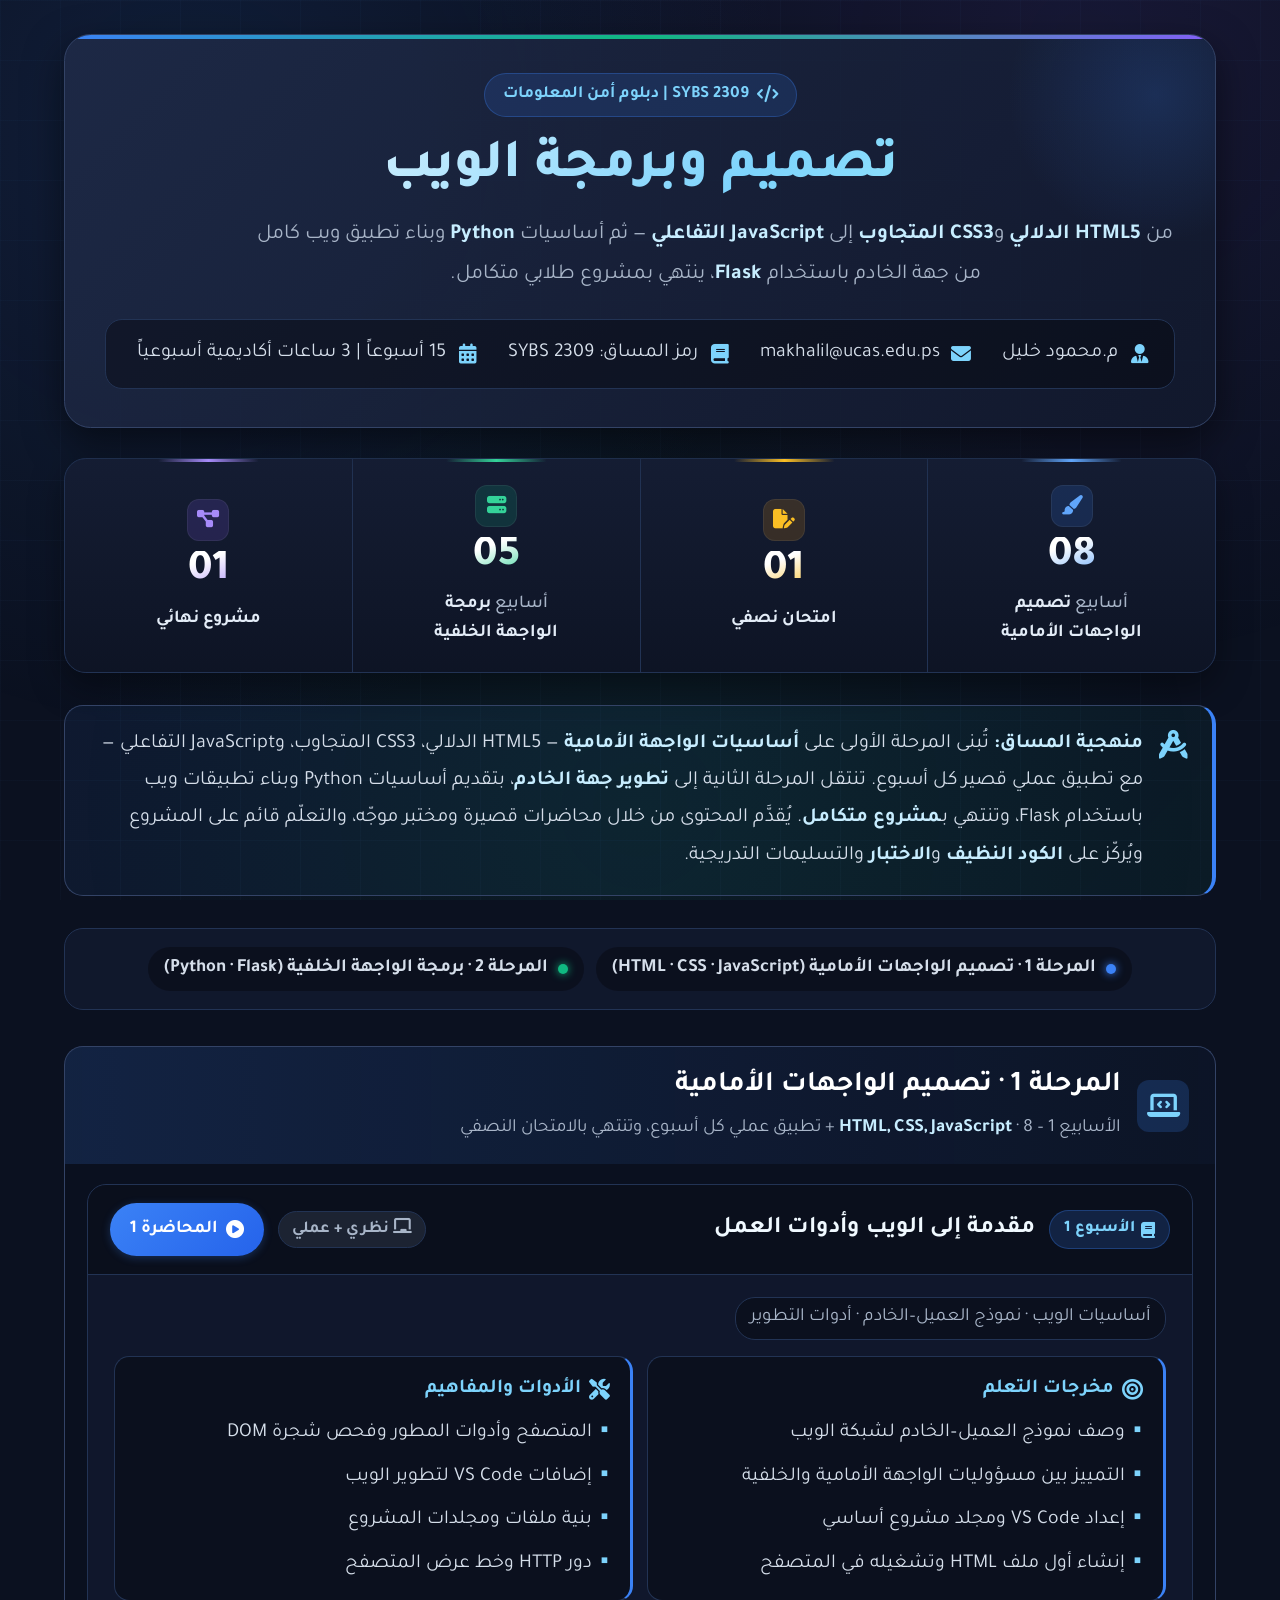
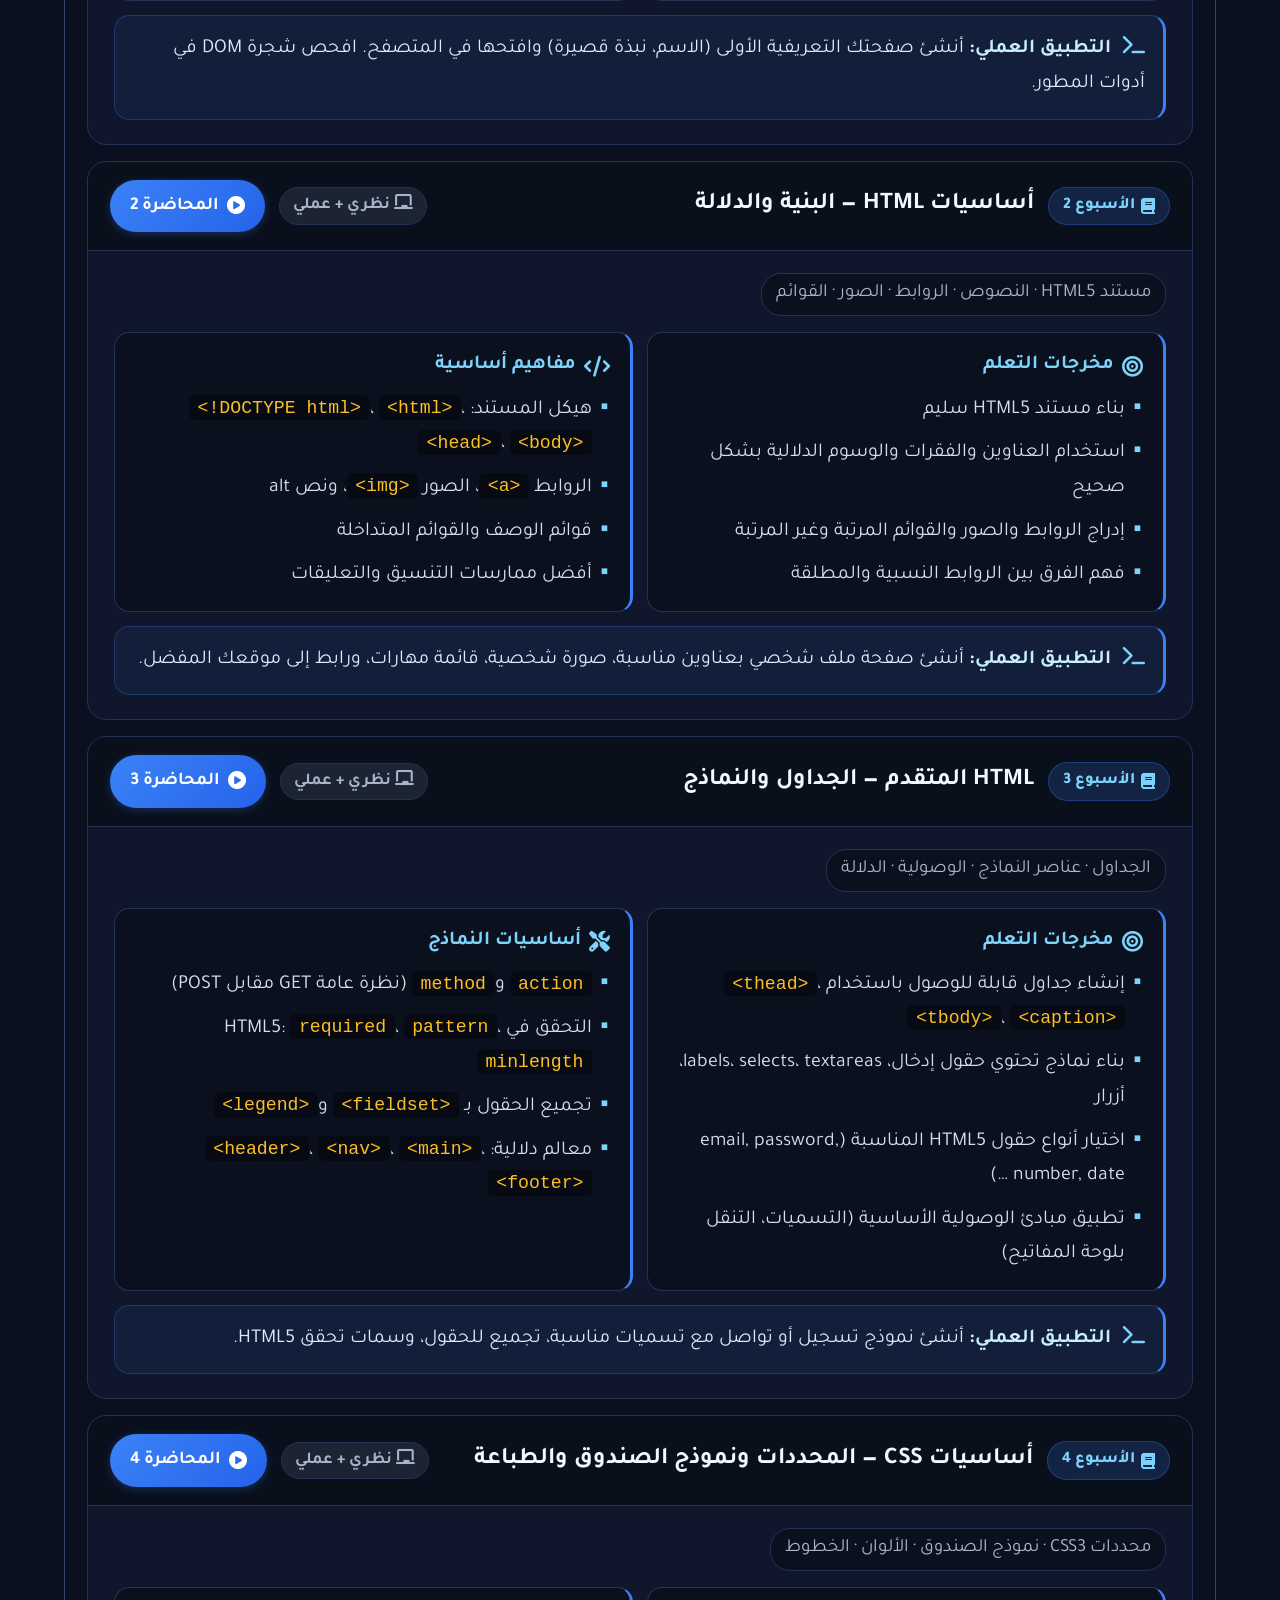
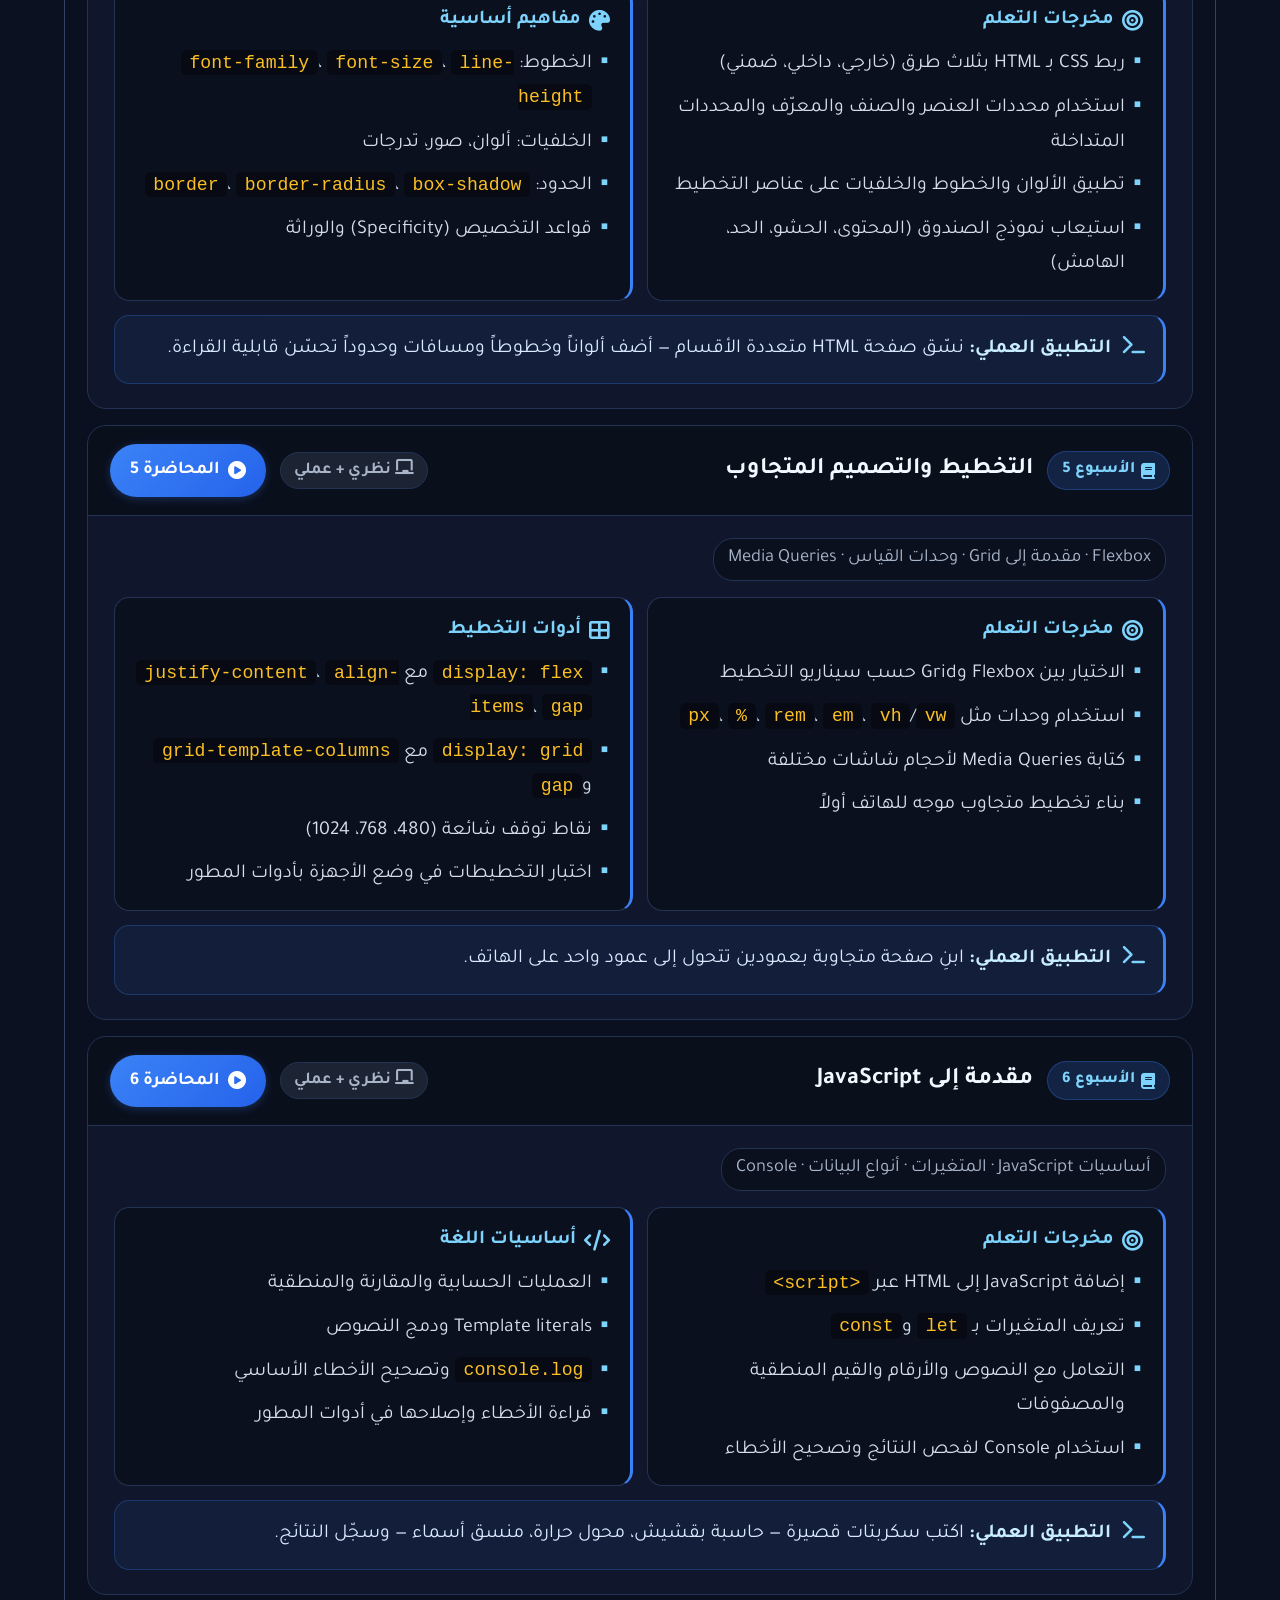
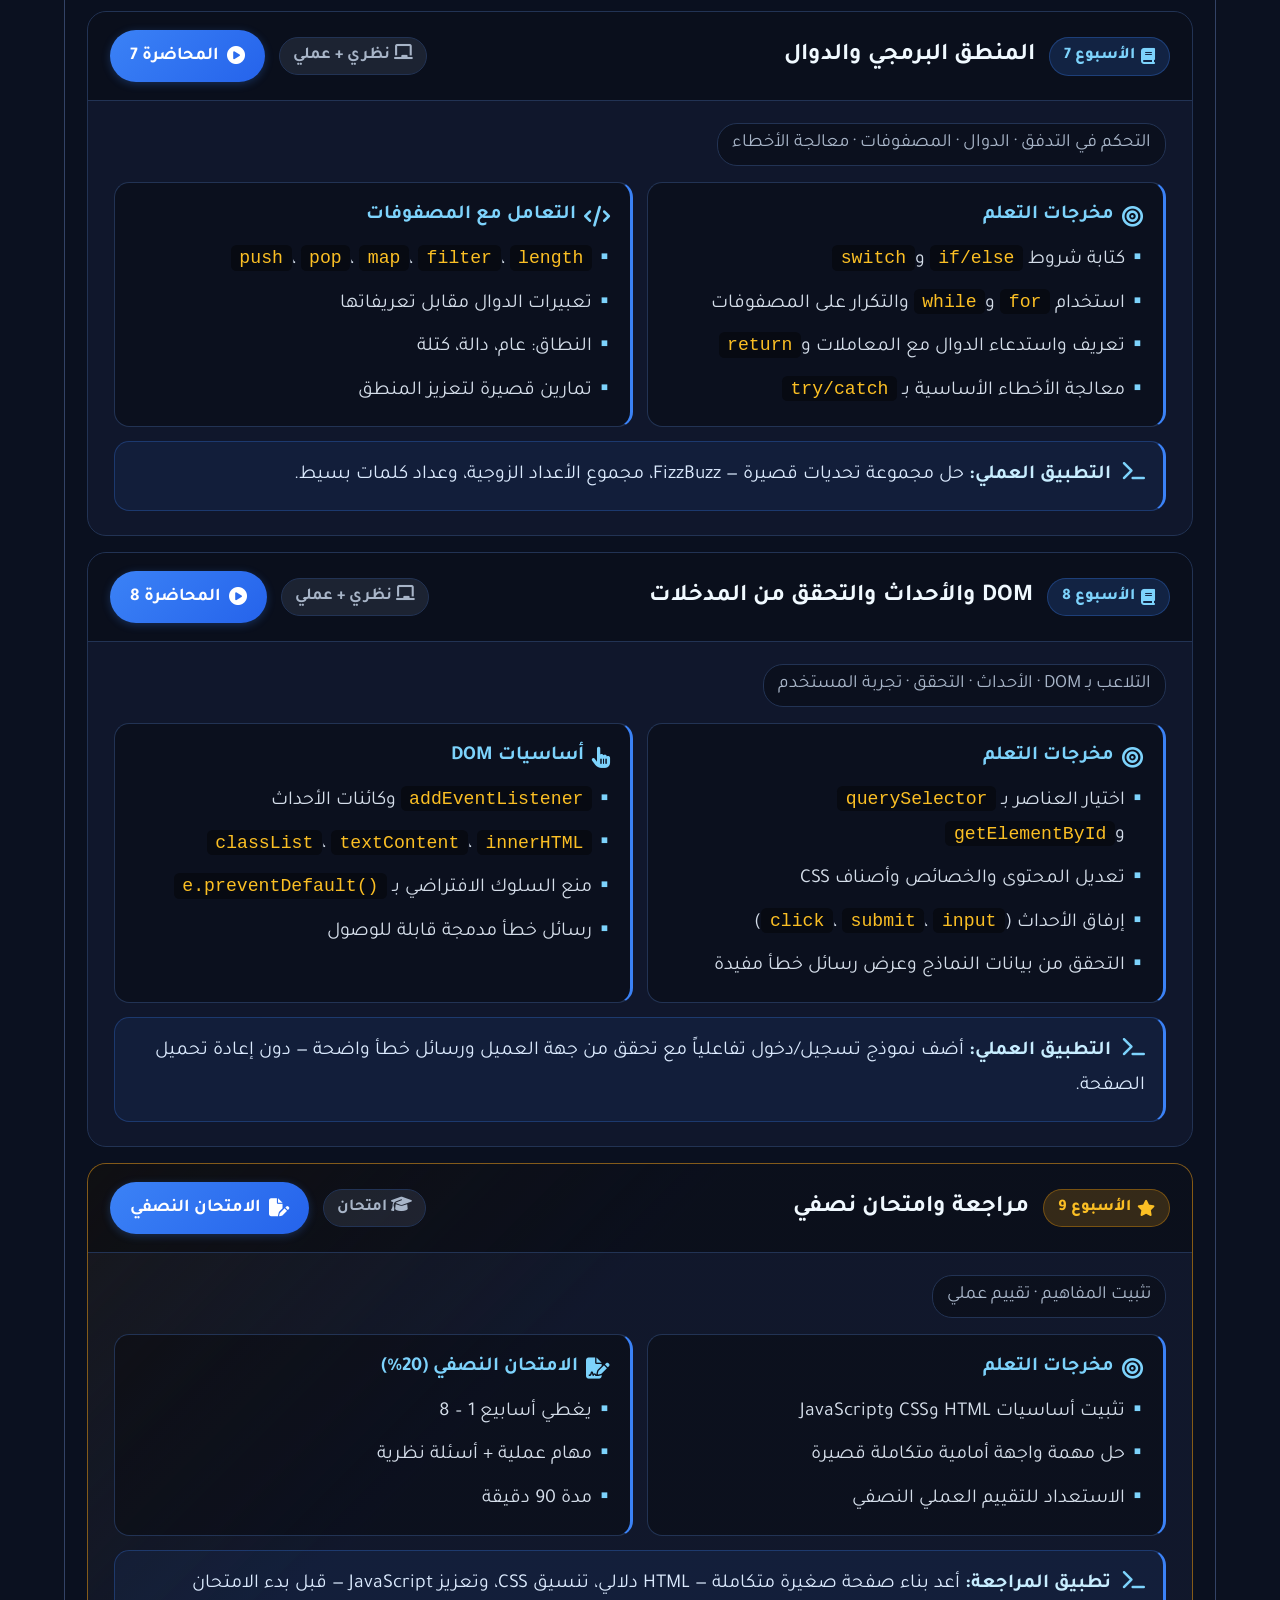
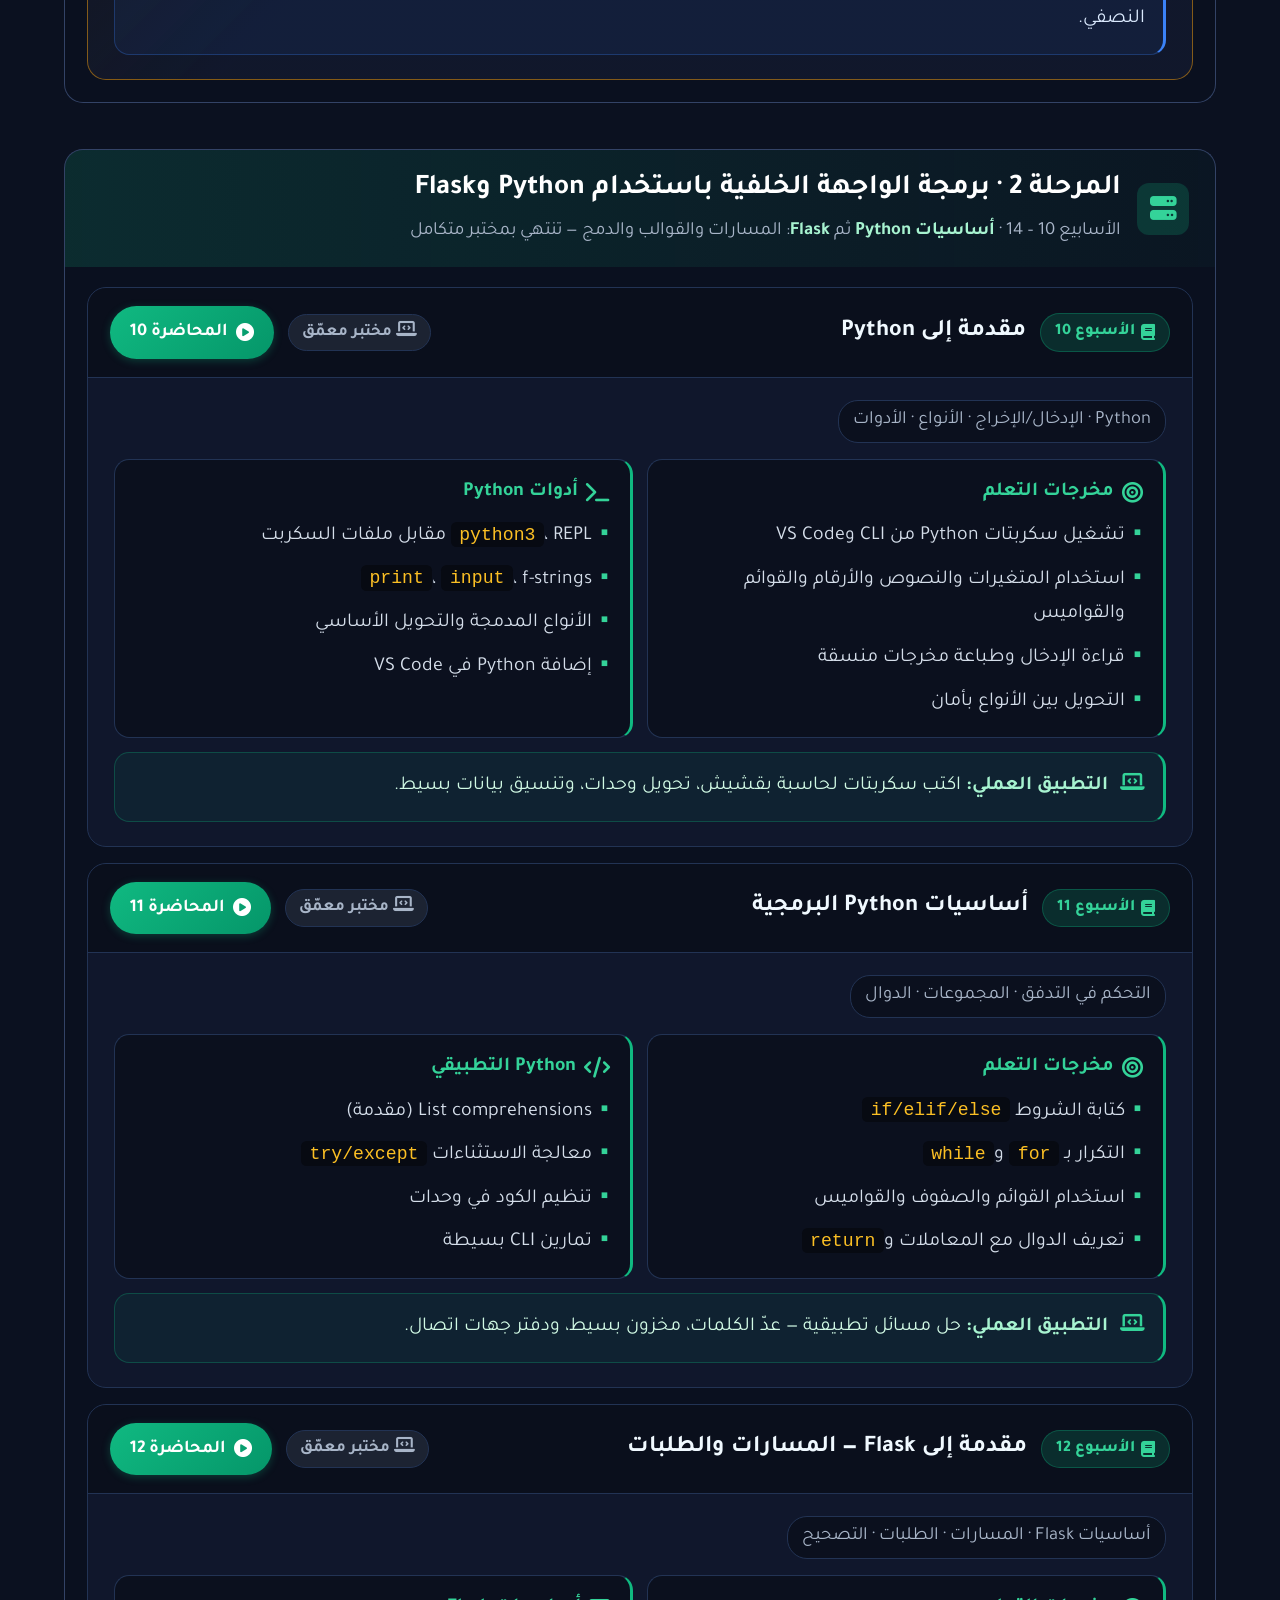
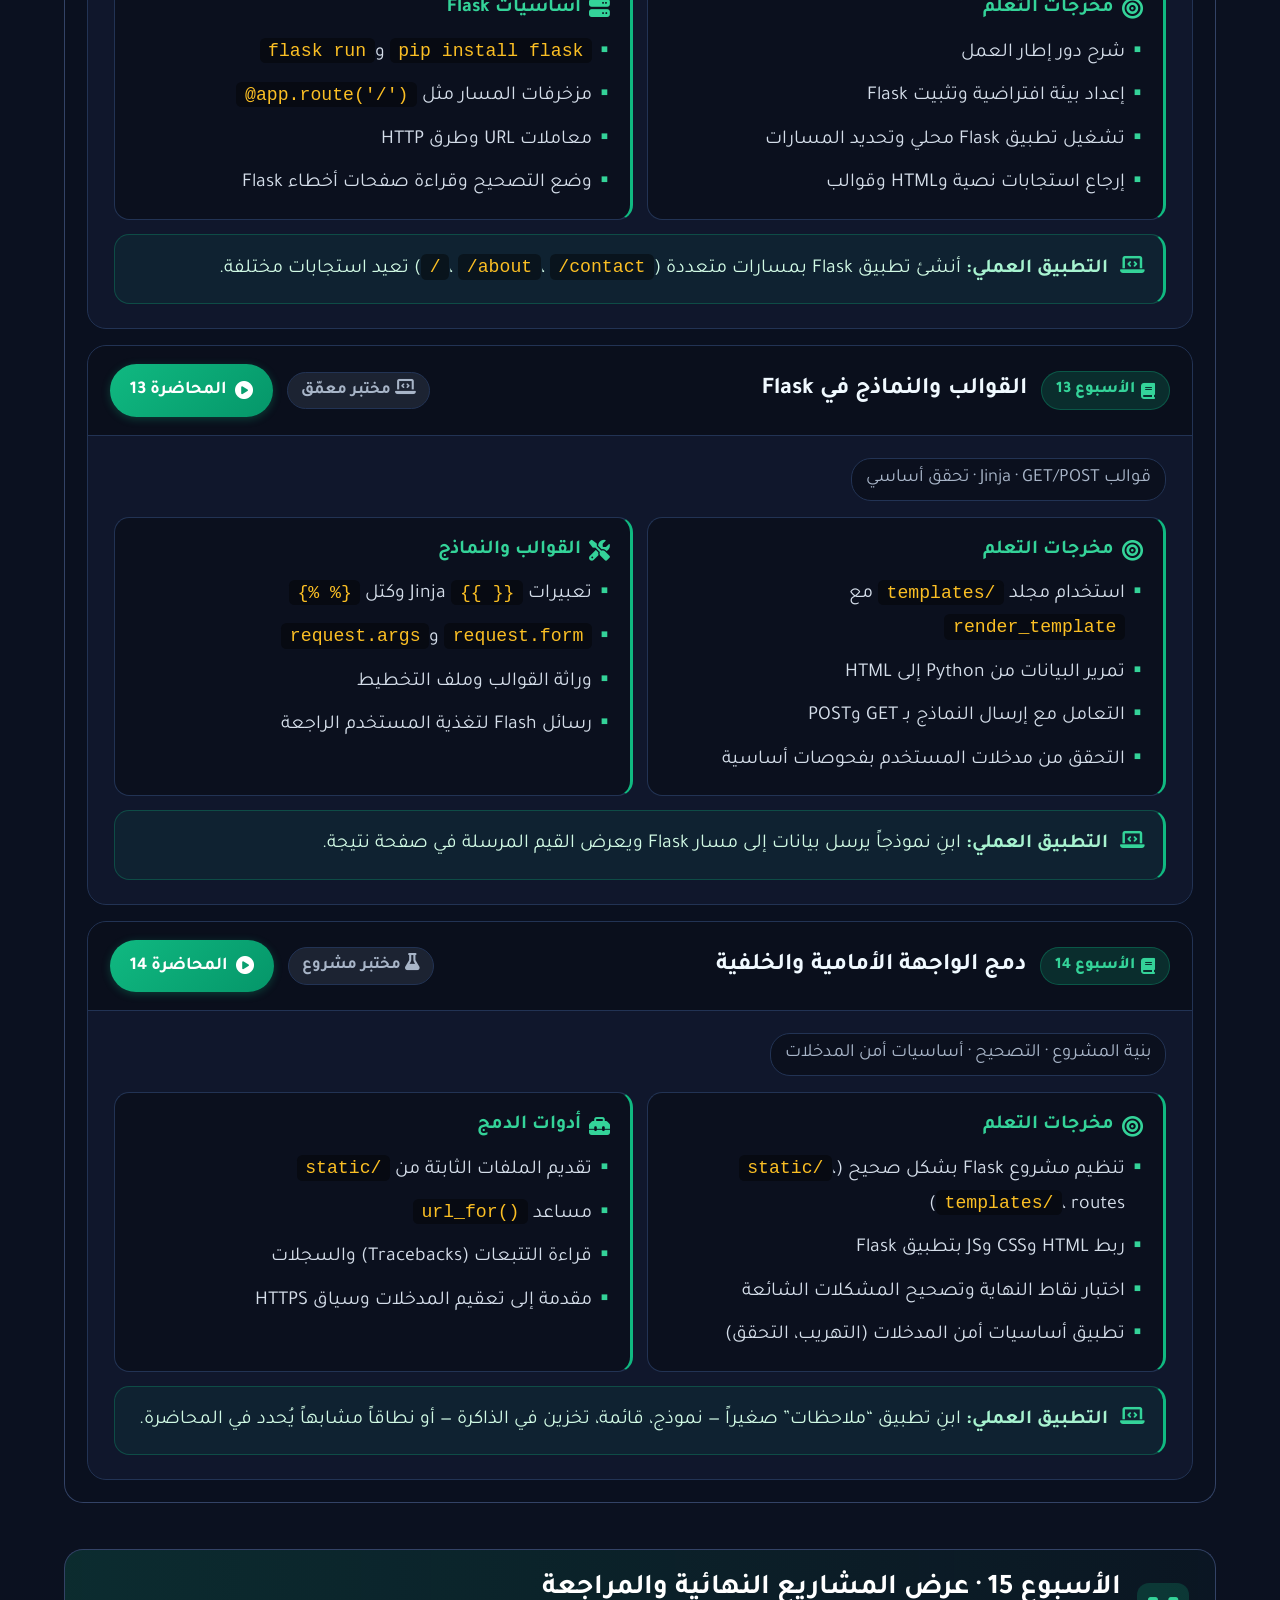
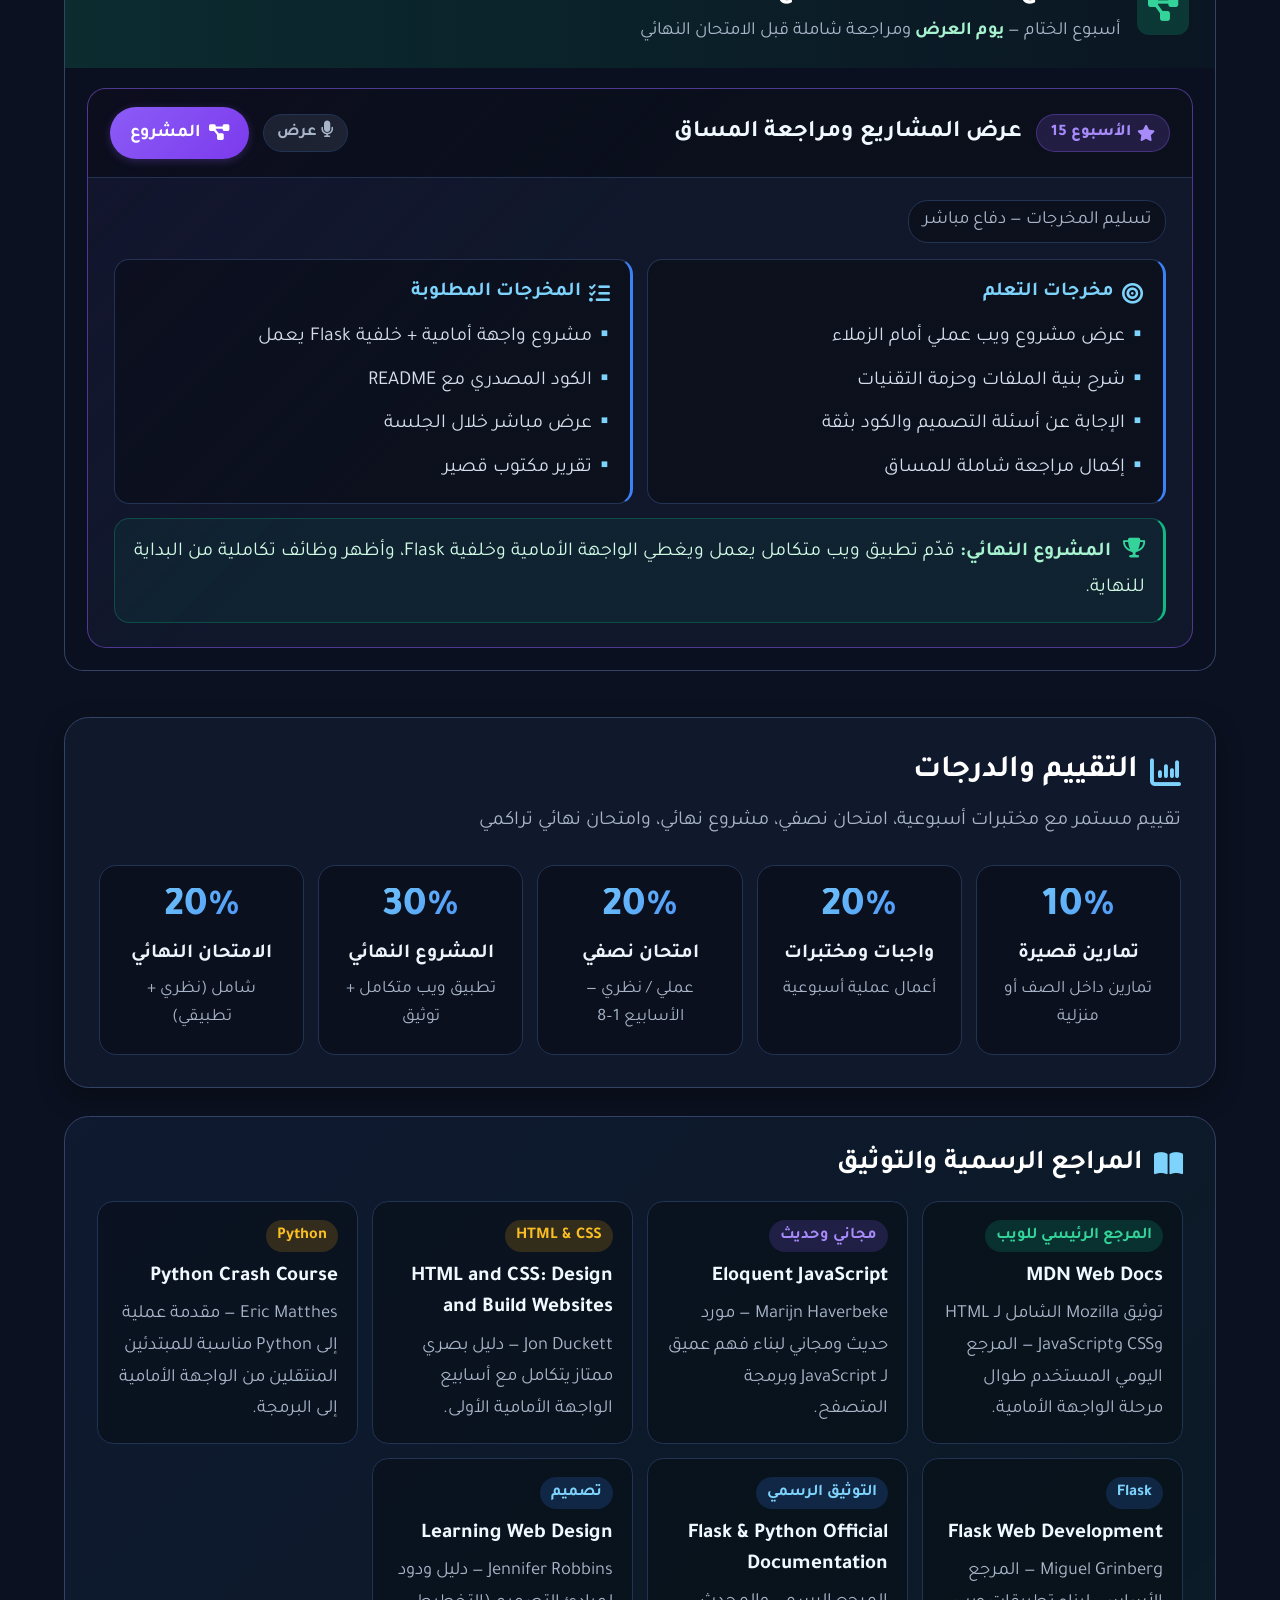
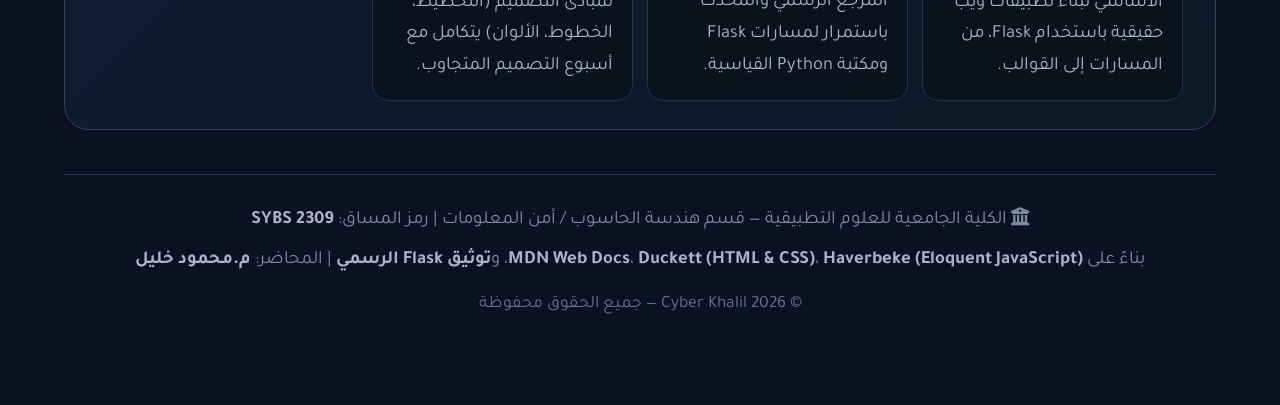
<file: index.html>
<!DOCTYPE html>
<html lang="ar" dir="rtl">

<head>
    <meta charset="UTF-8">
    <meta name="viewport" content="width=device-width, initial-scale=1.0, user-scalable=yes">
    <title>SYBS 2309 | تصميم وبرمجة الويب (HTML · CSS · JavaScript · Python Flask)</title>
    <meta name="theme-color" content="#0b1120">
    <meta name="description"
        content="SYBS 2309 تصميم وبرمجة الويب – دبلوم أمن المعلومات. مساق من 15 أسبوعاً يجمع بين الواجهة الأمامية HTML5 وCSS3 وJavaScript، وتطوير جهة الخادم باستخدام Python وFlask، وينتهي بمشروع ويب متكامل.">
    <link
        href="https://fonts.googleapis.com/css2?family=Tajawal:wght@400;500;700;800&family=Inter:opsz,wght@14..32,400;14..32,500;14..32,600;14..32,700;14..32,800&display=swap"
        rel="stylesheet">
    <link rel="stylesheet" href="https://cdnjs.cloudflare.com/ajax/libs/font-awesome/6.4.0/css/all.min.css">
    <link rel="stylesheet" href="style.css">
    <link rel="icon" href="data:image/svg+xml,<svg xmlns='http://www.w3.org/2000/svg' viewBox='0 0 100 100'><text y='.9em' font-size='90'>🌐</text></svg>">
    <meta property="og:title" content="SYBS 2309 | تصميم وبرمجة الويب">
<meta property="og:description" content="مساق متكامل يجمع HTML/CSS/JavaScript مع Python Flask خلال 15 أسبوعًا">
<meta property="og:type" content="website">
<meta property="og:locale" content="ar_PS">

</head>

<body>
    <div class="bg-grid"></div>
    <a class="skip-link" href="#main-content">تجاوز إلى محتوى المساق</a>
    <div class="container">

        <!-- ================= HERO HEADER ================= -->
        <header class="course-header">
            <div class="course-badge">
                <i class="fas fa-code"></i> SYBS 2309 | دبلوم أمن المعلومات
            </div>
            <h1>تصميم وبرمجة الويب</h1>
            <div class="course-sub">
                من <strong>HTML5 الدلالي</strong> و<strong>CSS3 المتجاوب</strong> إلى <strong>JavaScript
                التفاعلي</strong> — ثم أساسيات <strong>Python</strong> وبناء تطبيق ويب كامل من جهة الخادم
                باستخدام <strong>Flask</strong>، ينتهي بمشروع طلابي متكامل.
            </div>
            <div class="instructor-panel">
                <div class="instructor-item"><i class="fas fa-user-tie"></i> <span>م.محمود خليل</span></div>
                <div class="instructor-item"><i class="fas fa-envelope"></i> <span>makhalil@ucas.edu.ps</span></div>
                <div class="instructor-item"><i class="fas fa-book"></i> <span>رمز المساق: SYBS 2309</span></div>
                <div class="instructor-item"><i class="fas fa-calendar-alt"></i> <span>15 أسبوعاً | 3 ساعات أكاديمية أسبوعياً</span></div>
            </div>
        </header>
        <main id="main-content">


<!-- ================= COURSE METRICS ================= -->
<div class="course-metrics">
    <div class="metric front">
        <div class="metric-icon"><i class="fas fa-paint-brush"></i></div>
        <div class="metric-value">08</div>
        <div class="metric-label">أسابيع <strong>تصميم الواجهات الأمامية</strong></div>
    </div>
        <div class="metric exam">
        <div class="metric-icon"><i class="fas fa-file-pen"></i></div>
        <div class="metric-value">01</div>
        <div class="metric-label"><strong>امتحان نصفي</strong></div>
    </div>
    <div class="metric back">
        <div class="metric-icon"><i class="fas fa-server"></i></div>
        <div class="metric-value">05</div>
        <div class="metric-label">أسابيع <strong>برمجة الواجهة الخلفية</strong></div>
    </div>
    <div class="metric project">
        <div class="metric-icon"><i class="fas fa-diagram-project"></i></div>
        <div class="metric-value">01</div>
        <div class="metric-label"><strong>مشروع نهائي</strong></div>
    </div>
</div>


        <!-- ================= METHOD NOTE ================= -->
        <div class="method-note">
            <i class="fas fa-compass-drafting"></i>
            <p>
                <strong>منهجية المساق:</strong> تُبنى المرحلة الأولى على <strong>أساسيات الواجهة الأمامية</strong> —
                HTML5 الدلالي، CSS3 المتجاوب، وJavaScript التفاعلي — مع تطبيق عملي قصير كل أسبوع. تنتقل المرحلة
                الثانية إلى <strong>تطوير جهة الخادم</strong>، بتقديم أساسيات Python وبناء تطبيقات ويب باستخدام
                Flask، وتنتهي بـ<strong>مشروع متكامل</strong>. يُقدَّم المحتوى من خلال محاضرات قصيرة ومختبر موجّه،
                والتعلّم قائم على المشروع ويُركّز على <strong>الكود النظيف</strong> و<strong>الاختبار</strong>
                والتسليمات التدريجية.
            </p>
        </div>

        <!-- ================= PHASE LEGEND ================= -->
        <div class="phase-legend">
            <span class="legend-item">
                <span class="legend-dot dot-blue" aria-hidden="true"></span>
                المرحلة 1 · تصميم الواجهات الأمامية (HTML · CSS · JavaScript)
            </span>
            <span class="legend-item">
                <span class="legend-dot dot-green" aria-hidden="true"></span>
                المرحلة 2 · برمجة الواجهة الخلفية (Python · Flask)
            </span>
        </div>


        <!-- ============================================================ -->
        <!-- PHASE 1: FRONT-END FOUNDATIONS + WEEK 9 MIDTERM              -->
        <!-- ============================================================ -->
        <section class="phase-section">
            <div class="phase-header">
                <div class="phase-icon"><i class="fas fa-laptop-code"></i></div>
                <div class="phase-title-group">
<h2>المرحلة 1 · تصميم الواجهات الأمامية</h2>
                    <div class="phase-meta">الأسابيع 1 – 8 · <strong>HTML, CSS, JavaScript</strong> + تطبيق عملي كل أسبوع، وتنتهي بالامتحان النصفي</div>
                </div>
            </div>
            <div class="weeks-container">

                <!-- Week 1 -->
                <div class="week-card">
                    <div class="week-header-bar">
                        <span class="week-badge"><i class="fas fa-book"></i> الأسبوع 1</span>
                        <h3 class="week-title-main">مقدمة إلى الويب وأدوات العمل</h3>
                        <span class="week-type-tag"><i class="fas fa-chalkboard"></i> نظري + عملي</span>
                        <a href="lecture1.html" class="lecture-btn"><i class="fas fa-play-circle"></i> المحاضرة 1</a>
                    </div>
                    <div class="week-body">
                        <div class="week-meta"><span>أساسيات الويب · نموذج العميل–الخادم · أدوات التطوير</span></div>
                        <div class="content-grid">
                            <div class="info-box">
                                <h4><i class="fas fa-bullseye"></i> مخرجات التعلم</h4>
                                <ul>
                                    <li>وصف نموذج العميل–الخادم لشبكة الويب</li>
                                    <li>التمييز بين مسؤوليات الواجهة الأمامية والخلفية</li>
                                    <li>إعداد VS Code ومجلد مشروع أساسي</li>
                                    <li>إنشاء أول ملف HTML وتشغيله في المتصفح</li>
                                </ul>
                            </div>
                            <div class="info-box">
                                <h4><i class="fas fa-tools"></i> الأدوات والمفاهيم</h4>
                                <ul>
                                    <li>المتصفح وأدوات المطور وفحص شجرة DOM</li>
                                    <li>إضافات VS Code لتطوير الويب</li>
                                    <li>بنية ملفات ومجلدات المشروع</li>
                                    <li>دور HTTP وخط عرض المتصفح</li>
                                </ul>
                            </div>
                        </div>
                        <div class="touch-lab">
                            <i class="fas fa-terminal"></i>
                            <strong>التطبيق العملي:</strong> أنشئ صفحتك التعريفية الأولى (الاسم، نبذة قصيرة) وافتحها
                            في المتصفح. افحص شجرة DOM في أدوات المطور.
                        </div>
                    </div>
                </div>

                <!-- Week 2 -->
                <div class="week-card">
                    <div class="week-header-bar">
                        <span class="week-badge"><i class="fas fa-book"></i> الأسبوع 2</span>
                        <h3 class="week-title-main">أساسيات HTML — البنية والدلالة</h3>
                        <span class="week-type-tag"><i class="fas fa-chalkboard"></i> نظري + عملي</span>
                        <a href="lecture2.html" class="lecture-btn"><i class="fas fa-play-circle"></i> المحاضرة 2</a>
                    </div>
                    <div class="week-body">
                        <div class="week-meta"><span>مستند HTML5 · النصوص · الروابط · الصور · القوائم</span></div>
                        <div class="content-grid">
                            <div class="info-box">
                                <h4><i class="fas fa-bullseye"></i> مخرجات التعلم</h4>
                                <ul>
                                    <li>بناء مستند HTML5 سليم</li>
                                    <li>استخدام العناوين والفقرات والوسوم الدلالية بشكل صحيح</li>
                                    <li>إدراج الروابط والصور والقوائم المرتبة وغير المرتبة</li>
                                    <li>فهم الفرق بين الروابط النسبية والمطلقة</li>
                                </ul>
                            </div>
                            <div class="info-box">
                                <h4><i class="fas fa-code"></i> مفاهيم أساسية</h4>
                                <ul>
                                    <li>هيكل المستند: <code>&lt;!DOCTYPE html&gt;</code>، <code>&lt;html&gt;</code>، <code>&lt;head&gt;</code>، <code>&lt;body&gt;</code></li>
                                    <li>الروابط <code>&lt;a&gt;</code>، الصور <code>&lt;img&gt;</code>، ونص alt</li>
                                    <li>قوائم الوصف والقوائم المتداخلة</li>
                                    <li>أفضل ممارسات التنسيق والتعليقات</li>
                                </ul>
                            </div>
                        </div>
                        <div class="touch-lab">
                            <i class="fas fa-terminal"></i>
                            <strong>التطبيق العملي:</strong> أنشئ صفحة ملف شخصي بعناوين مناسبة، صورة شخصية، قائمة
                            مهارات، ورابط إلى موقعك المفضل.
                        </div>
                    </div>
                </div>

                <!-- Week 3 -->
                <div class="week-card">
                    <div class="week-header-bar">
                        <span class="week-badge"><i class="fas fa-book"></i> الأسبوع 3</span>
                        <h3 class="week-title-main">HTML المتقدم — الجداول والنماذج</h3>
                        <span class="week-type-tag"><i class="fas fa-chalkboard"></i> نظري + عملي</span>
                        <a href="lecture3.html" class="lecture-btn"><i class="fas fa-play-circle"></i> المحاضرة 3</a>
                    </div>
                    <div class="week-body">
                        <div class="week-meta"><span>الجداول · عناصر النماذج · الوصولية · الدلالة</span></div>
                        <div class="content-grid">
                            <div class="info-box">
                                <h4><i class="fas fa-bullseye"></i> مخرجات التعلم</h4>
                                <ul>
                                    <li>إنشاء جداول قابلة للوصول باستخدام <code>&lt;thead&gt;</code>، <code>&lt;tbody&gt;</code>، <code>&lt;caption&gt;</code></li>
                                    <li>بناء نماذج تحتوي حقول إدخال، labels، selects، textareas، أزرار</li>
                                    <li>اختيار أنواع حقول HTML5 المناسبة (email, password, number, date …)</li>
                                    <li>تطبيق مبادئ الوصولية الأساسية (التسميات، التنقل بلوحة المفاتيح)</li>
                                </ul>
                            </div>
                            <div class="info-box">
                                <h4><i class="fas fa-tools"></i> أساسيات النماذج</h4>
                                <ul>
                                    <li><code>action</code> و<code>method</code> (نظرة عامة GET مقابل POST)</li>
                                    <li>التحقق في HTML5: <code>required</code>، <code>pattern</code>، <code>minlength</code></li>
                                    <li>تجميع الحقول بـ <code>&lt;fieldset&gt;</code> و<code>&lt;legend&gt;</code></li>
                                    <li>معالم دلالية: <code>&lt;header&gt;</code>، <code>&lt;nav&gt;</code>، <code>&lt;main&gt;</code>، <code>&lt;footer&gt;</code></li>
                                </ul>
                            </div>
                        </div>
                        <div class="touch-lab">
                            <i class="fas fa-terminal"></i>
                            <strong>التطبيق العملي:</strong> أنشئ نموذج تسجيل أو تواصل مع تسميات مناسبة، تجميع
                            للحقول، وسمات تحقق HTML5.
                        </div>
                    </div>
                </div>

                <!-- Week 4 -->
                <div class="week-card">
                    <div class="week-header-bar">
                        <span class="week-badge"><i class="fas fa-book"></i> الأسبوع 4</span>
                        <h3 class="week-title-main">أساسيات CSS — المحددات ونموذج الصندوق والطباعة</h3>
                        <span class="week-type-tag"><i class="fas fa-chalkboard"></i> نظري + عملي</span>
                        <a href="lecture4.html" class="lecture-btn"><i class="fas fa-play-circle"></i> المحاضرة 4</a>
                    </div>
                    <div class="week-body">
                        <div class="week-meta"><span>محددات CSS3 · نموذج الصندوق · الألوان · الخطوط</span></div>
                        <div class="content-grid">
                            <div class="info-box">
                                <h4><i class="fas fa-bullseye"></i> مخرجات التعلم</h4>
                                <ul>
                                    <li>ربط CSS بـ HTML بثلاث طرق (خارجي، داخلي، ضمني)</li>
                                    <li>استخدام محددات العنصر والصنف والمعرّف والمحددات المتداخلة</li>
                                    <li>تطبيق الألوان والخطوط والخلفيات على عناصر التخطيط</li>
                                    <li>استيعاب نموذج الصندوق (المحتوى، الحشو، الحد، الهامش)</li>
                                </ul>
                            </div>
                            <div class="info-box">
                                <h4><i class="fas fa-palette"></i> مفاهيم أساسية</h4>
                                <ul>
                                    <li>الخطوط: <code>font-family</code>، <code>font-size</code>، <code>line-height</code></li>
                                    <li>الخلفيات: ألوان، صور، تدرجات</li>
                                    <li>الحدود: <code>border</code>، <code>border-radius</code>، <code>box-shadow</code></li>
                                    <li>قواعد التخصيص (Specificity) والوراثة</li>
                                </ul>
                            </div>
                        </div>
                        <div class="touch-lab">
                            <i class="fas fa-terminal"></i>
                            <strong>التطبيق العملي:</strong> نسّق صفحة HTML متعددة الأقسام — أضف ألواناً وخطوطاً
                            ومسافات وحدوداً تحسّن قابلية القراءة.
                        </div>
                    </div>
                </div>

                <!-- Week 5 -->
                <div class="week-card">
                    <div class="week-header-bar">
                        <span class="week-badge"><i class="fas fa-book"></i> الأسبوع 5</span>
                        <h3 class="week-title-main">التخطيط والتصميم المتجاوب</h3>
                        <span class="week-type-tag"><i class="fas fa-chalkboard"></i> نظري + عملي</span>
                        <a href="lecture5.html" class="lecture-btn"><i class="fas fa-play-circle"></i> المحاضرة 5</a>
                    </div>
                    <div class="week-body">
                        <div class="week-meta"><span>Flexbox · مقدمة إلى Grid · وحدات القياس · Media Queries</span></div>
                        <div class="content-grid">
                            <div class="info-box">
                                <h4><i class="fas fa-bullseye"></i> مخرجات التعلم</h4>
                                <ul>
                                    <li>الاختيار بين Flexbox وGrid حسب سيناريو التخطيط</li>
                                    <li>استخدام وحدات مثل <code>px</code>، <code>%</code>، <code>rem</code>، <code>em</code>، <code>vh</code>/<code>vw</code></li>
                                    <li>كتابة Media Queries لأحجام شاشات مختلفة</li>
                                    <li>بناء تخطيط متجاوب موجه للهاتف أولاً</li>
                                </ul>
                            </div>
                            <div class="info-box">
                                <h4><i class="fas fa-th-large"></i> أدوات التخطيط</h4>
                                <ul>
                                    <li><code>display: flex</code> مع <code>justify-content</code>، <code>align-items</code>، <code>gap</code></li>
                                    <li><code>display: grid</code> مع <code>grid-template-columns</code> و<code>gap</code></li>
                                    <li>نقاط توقف شائعة (480، 768، 1024)</li>
                                    <li>اختبار التخطيطات في وضع الأجهزة بأدوات المطور</li>
                                </ul>
                            </div>
                        </div>
                        <div class="touch-lab">
                            <i class="fas fa-terminal"></i>
                            <strong>التطبيق العملي:</strong> ابنِ صفحة متجاوبة بعمودين تتحول إلى عمود واحد على
                            الهاتف.
                        </div>
                    </div>
                </div>

                <!-- Week 6 -->
                <div class="week-card">
                    <div class="week-header-bar">
                        <span class="week-badge"><i class="fas fa-book"></i> الأسبوع 6</span>
                        <h3 class="week-title-main">مقدمة إلى JavaScript</h3>
                        <span class="week-type-tag"><i class="fas fa-chalkboard"></i> نظري + عملي</span>
                        <a href="lecture6.html" class="lecture-btn"><i class="fas fa-play-circle"></i> المحاضرة 6</a>
                    </div>
                    <div class="week-body">
                        <div class="week-meta"><span>أساسيات JavaScript · المتغيرات · أنواع البيانات · Console</span></div>
                        <div class="content-grid">
                            <div class="info-box">
                                <h4><i class="fas fa-bullseye"></i> مخرجات التعلم</h4>
                                <ul>
                                    <li>إضافة JavaScript إلى HTML عبر <code>&lt;script&gt;</code></li>
                                    <li>تعريف المتغيرات بـ <code>let</code> و<code>const</code></li>
                                    <li>التعامل مع النصوص والأرقام والقيم المنطقية والمصفوفات</li>
                                    <li>استخدام Console لفحص النتائج وتصحيح الأخطاء</li>
                                </ul>
                            </div>
                            <div class="info-box">
                                <h4><i class="fas fa-code"></i> أساسيات اللغة</h4>
                                <ul>
                                    <li>العمليات الحسابية والمقارنة والمنطقية</li>
                                    <li>Template literals ودمج النصوص</li>
                                    <li><code>console.log</code> وتصحيح الأخطاء الأساسي</li>
                                    <li>قراءة الأخطاء وإصلاحها في أدوات المطور</li>
                                </ul>
                            </div>
                        </div>
                        <div class="touch-lab">
                            <i class="fas fa-terminal"></i>
                            <strong>التطبيق العملي:</strong> اكتب سكربتات قصيرة — حاسبة بقشيش، محول حرارة، منسق
                            أسماء — وسجّل النتائج.
                        </div>
                    </div>
                </div>

                <!-- Week 7 -->
                <div class="week-card">
                    <div class="week-header-bar">
                        <span class="week-badge"><i class="fas fa-book"></i> الأسبوع 7</span>
                        <h3 class="week-title-main">المنطق البرمجي والدوال</h3>
                        <span class="week-type-tag"><i class="fas fa-chalkboard"></i> نظري + عملي</span>
                        <a href="lecture7.html" class="lecture-btn"><i class="fas fa-play-circle"></i> المحاضرة 7</a>
                    </div>
                    <div class="week-body">
                        <div class="week-meta"><span>التحكم في التدفق · الدوال · المصفوفات · معالجة الأخطاء</span></div>
                        <div class="content-grid">
                            <div class="info-box">
                                <h4><i class="fas fa-bullseye"></i> مخرجات التعلم</h4>
                                <ul>
                                    <li>كتابة شروط <code>if/else</code> و<code>switch</code></li>
                                    <li>استخدام <code>for</code> و<code>while</code> والتكرار على المصفوفات</li>
                                    <li>تعريف واستدعاء الدوال مع المعاملات و<code>return</code></li>
                                    <li>معالجة الأخطاء الأساسية بـ <code>try/catch</code></li>
                                </ul>
                            </div>
                            <div class="info-box">
                                <h4><i class="fas fa-code"></i> التعامل مع المصفوفات</h4>
                                <ul>
                                    <li><code>push</code>، <code>pop</code>، <code>map</code>، <code>filter</code>، <code>length</code></li>
                                    <li>تعبيرات الدوال مقابل تعريفاتها</li>
                                    <li>النطاق: عام، دالة، كتلة</li>
                                    <li>تمارين قصيرة لتعزيز المنطق</li>
                                </ul>
                            </div>
                        </div>
                        <div class="touch-lab">
                            <i class="fas fa-terminal"></i>
                            <strong>التطبيق العملي:</strong> حل مجموعة تحديات قصيرة — FizzBuzz، مجموع الأعداد
                            الزوجية، وعداد كلمات بسيط.
                        </div>
                    </div>
                </div>

                <!-- Week 8 -->
                <div class="week-card">
                    <div class="week-header-bar">
                        <span class="week-badge"><i class="fas fa-book"></i> الأسبوع 8</span>
                        <h3 class="week-title-main">DOM والأحداث والتحقق من المدخلات</h3>
                        <span class="week-type-tag"><i class="fas fa-chalkboard"></i> نظري + عملي</span>
                        <a href="lecture8.html" class="lecture-btn"><i class="fas fa-play-circle"></i> المحاضرة 8</a>
                    </div>
                    <div class="week-body">
                        <div class="week-meta"><span>التلاعب بـ DOM · الأحداث · التحقق · تجربة المستخدم</span></div>
                        <div class="content-grid">
                            <div class="info-box">
                                <h4><i class="fas fa-bullseye"></i> مخرجات التعلم</h4>
                                <ul>
                                    <li>اختيار العناصر بـ <code>querySelector</code> و<code>getElementById</code></li>
                                    <li>تعديل المحتوى والخصائص وأصناف CSS</li>
                                    <li>إرفاق الأحداث (<code>click</code>، <code>submit</code>، <code>input</code>)</li>
                                    <li>التحقق من بيانات النماذج وعرض رسائل خطأ مفيدة</li>
                                </ul>
                            </div>
                            <div class="info-box">
                                <h4><i class="fas fa-hand-pointer"></i> أساسيات DOM</h4>
                                <ul>
                                    <li><code>addEventListener</code> وكائنات الأحداث</li>
                                    <li><code>classList</code>، <code>textContent</code>، <code>innerHTML</code></li>
                                    <li>منع السلوك الافتراضي بـ <code>e.preventDefault()</code></li>
                                    <li>رسائل خطأ مدمجة قابلة للوصول</li>
                                </ul>
                            </div>
                        </div>
                        <div class="touch-lab">
                            <i class="fas fa-terminal"></i>
                            <strong>التطبيق العملي:</strong> أضف نموذج تسجيل/دخول تفاعلياً مع تحقق من جهة العميل
                            ورسائل خطأ واضحة — دون إعادة تحميل الصفحة.
                        </div>
                    </div>
                </div>

                <!-- Week 9 (Midterm) -->
                <div class="week-card exam-card">
                    <div class="week-header-bar">
                        <span class="week-badge exam-badge"><i class="fas fa-star"></i> الأسبوع 9</span>
                        <h3 class="week-title-main">مراجعة وامتحان نصفي</h3>
                        <span class="week-type-tag"><i class="fas fa-graduation-cap"></i> امتحان</span>
                        <a href="mid_exam.html" class="lecture-btn"><i class="fas fa-file-pen"></i> الامتحان النصفي</a>
                    </div>
                    <div class="week-body">
                        <div class="week-meta"><span>تثبيت المفاهيم · تقييم عملي</span></div>
                        <div class="content-grid">
                            <div class="info-box">
                                <h4><i class="fas fa-bullseye"></i> مخرجات التعلم</h4>
                                <ul>
                                    <li>تثبيت أساسيات HTML وCSS وJavaScript</li>
                                    <li>حل مهمة واجهة أمامية متكاملة قصيرة</li>
                                    <li>الاستعداد للتقييم العملي النصفي</li>
                                </ul>
                            </div>
                            <div class="info-box">
                                <h4><i class="fas fa-file-signature"></i> الامتحان النصفي (20%)</h4>
                                <ul>
                                    <li>يغطي أسابيع 1 – 8</li>
                                    <li>مهام عملية + أسئلة نظرية</li>
                                    <li>مدة 90 دقيقة</li>
                                </ul>
                            </div>
                        </div>
                        <div class="touch-lab">
                            <i class="fas fa-terminal"></i>
                            <strong>تطبيق المراجعة:</strong> أعد بناء صفحة صغيرة متكاملة — HTML دلالي، تنسيق CSS،
                            وتعزيز JavaScript — قبل بدء الامتحان النصفي.
                        </div>
                    </div>
                </div>

            </div>
        </section>

        <!-- ============================================================ -->
        <!-- PHASE 2: BACK-END WITH PYTHON & FLASK                        -->
        <!-- ============================================================ -->
        <section class="phase-section">
            <div class="phase-header practical">
                <div class="phase-icon"><i class="fas fa-server"></i></div>
                <div class="phase-title-group">
<h2>المرحلة 2 · برمجة الواجهة الخلفية باستخدام Python وFlask</h2>
                    <div class="phase-meta">الأسابيع 10 – 14 · <strong>أساسيات Python</strong> ثم
                        <strong>Flask</strong>: المسارات والقوالب والدمج — تنتهي بمختبر متكامل</div>
                </div>
            </div>
            <div class="weeks-container">

                <!-- Week 10 -->
                <div class="week-card practical">
                    <div class="week-header-bar">
                        <span class="week-badge practical"><i class="fas fa-book"></i> الأسبوع 10</span>
                        <h3 class="week-title-main">مقدمة إلى Python</h3>
                        <span class="week-type-tag"><i class="fas fa-laptop-code"></i> مختبر معمّق</span>
                        <a href="lecture10.html" class="lecture-btn practical"><i class="fas fa-play-circle"></i>
                            المحاضرة 10</a>
                    </div>
                    <div class="week-body">
                        <div class="week-meta"><span>Python · الإدخال/الإخراج · الأنواع · الأدوات</span></div>
                        <div class="content-grid">
                            <div class="info-box">
                                <h4><i class="fas fa-bullseye"></i> مخرجات التعلم</h4>
                                <ul>
                                    <li>تشغيل سكربتات Python من CLI وVS Code</li>
                                    <li>استخدام المتغيرات والنصوص والأرقام والقوائم والقواميس</li>
                                    <li>قراءة الإدخال وطباعة مخرجات منسقة</li>
                                    <li>التحويل بين الأنواع بأمان</li>
                                </ul>
                            </div>
                            <div class="info-box">
                                <h4><i class="fas fa-terminal"></i> أدوات Python</h4>
                                <ul>
                                    <li><code>python3</code>، REPL مقابل ملفات السكربت</li>
                                    <li><code>print</code>، <code>input</code>، f-strings</li>
                                    <li>الأنواع المدمجة والتحويل الأساسي</li>
                                    <li>إضافة Python في VS Code</li>
                                </ul>
                            </div>
                        </div>
                        <div class="practical-lab">
                            <i class="fas fa-laptop-code"></i>
                            <strong>التطبيق العملي:</strong> اكتب سكربتات لحاسبة بقشيش، تحويل وحدات، وتنسيق بيانات
                            بسيط.
                        </div>
                    </div>
                </div>

                <!-- Week 11 -->
                <div class="week-card practical">
                    <div class="week-header-bar">
                        <span class="week-badge practical"><i class="fas fa-book"></i> الأسبوع 11</span>
                        <h3 class="week-title-main">أساسيات Python البرمجية</h3>
                        <span class="week-type-tag"><i class="fas fa-laptop-code"></i> مختبر معمّق</span>
                        <a href="lecture11.html" class="lecture-btn practical"><i class="fas fa-play-circle"></i>
                            المحاضرة 11</a>
                    </div>
                    <div class="week-body">
                        <div class="week-meta"><span>التحكم في التدفق · المجموعات · الدوال</span></div>
                        <div class="content-grid">
                            <div class="info-box">
                                <h4><i class="fas fa-bullseye"></i> مخرجات التعلم</h4>
                                <ul>
                                    <li>كتابة الشروط <code>if/elif/else</code></li>
                                    <li>التكرار بـ <code>for</code> و<code>while</code></li>
                                    <li>استخدام القوائم والصفوف والقواميس</li>
                                    <li>تعريف الدوال مع المعاملات و<code>return</code></li>
                                </ul>
                            </div>
                            <div class="info-box">
                                <h4><i class="fas fa-code"></i> Python التطبيقي</h4>
                                <ul>
                                    <li>List comprehensions (مقدمة)</li>
                                    <li>معالجة الاستثناءات <code>try/except</code></li>
                                    <li>تنظيم الكود في وحدات</li>
                                    <li>تمارين CLI بسيطة</li>
                                </ul>
                            </div>
                        </div>
                        <div class="practical-lab">
                            <i class="fas fa-laptop-code"></i>
                            <strong>التطبيق العملي:</strong> حل مسائل تطبيقية — عدّ الكلمات، مخزون بسيط، ودفتر جهات
                            اتصال.
                        </div>
                    </div>
                </div>

                <!-- Week 12 -->
                <div class="week-card practical">
                    <div class="week-header-bar">
                        <span class="week-badge practical"><i class="fas fa-book"></i> الأسبوع 12</span>
                        <h3 class="week-title-main">مقدمة إلى Flask — المسارات والطلبات</h3>
                        <span class="week-type-tag"><i class="fas fa-laptop-code"></i> مختبر معمّق</span>
                        <a href="lecture12.html" class="lecture-btn practical"><i class="fas fa-play-circle"></i>
                            المحاضرة 12</a>
                    </div>
                    <div class="week-body">
                        <div class="week-meta"><span>أساسيات Flask · المسارات · الطلبات · التصحيح</span></div>
                        <div class="content-grid">
                            <div class="info-box">
                                <h4><i class="fas fa-bullseye"></i> مخرجات التعلم</h4>
                                <ul>
                                    <li>شرح دور إطار العمل</li>
                                    <li>إعداد بيئة افتراضية وتثبيت Flask</li>
                                    <li>تشغيل تطبيق Flask محلي وتحديد المسارات</li>
                                    <li>إرجاع استجابات نصية وHTML وقوالب</li>
                                </ul>
                            </div>
                            <div class="info-box">
                                <h4><i class="fas fa-server"></i> أساسيات Flask</h4>
                                <ul>
                                    <li><code>pip install flask</code> و<code>flask run</code></li>
                                    <li>مزخرفات المسار مثل <code>@app.route('/')</code></li>
                                    <li>معاملات URL وطرق HTTP</li>
                                    <li>وضع التصحيح وقراءة صفحات أخطاء Flask</li>
                                </ul>
                            </div>
                        </div>
                        <div class="practical-lab">
                            <i class="fas fa-laptop-code"></i>
                            <strong>التطبيق العملي:</strong> أنشئ تطبيق Flask بمسارات متعددة (<code>/</code>،
                            <code>/about</code>، <code>/contact</code>) تعيد استجابات مختلفة.
                        </div>
                    </div>
                </div>

                <!-- Week 13 -->
                <div class="week-card practical">
                    <div class="week-header-bar">
                        <span class="week-badge practical"><i class="fas fa-book"></i> الأسبوع 13</span>
                        <h3 class="week-title-main">القوالب والنماذج في Flask</h3>
                        <span class="week-type-tag"><i class="fas fa-laptop-code"></i> مختبر معمّق</span>
                        <a href="lecture13.html" class="lecture-btn practical"><i class="fas fa-play-circle"></i>
                            المحاضرة 13</a>
                    </div>
                    <div class="week-body">
                        <div class="week-meta"><span>قوالب Jinja · GET/POST · تحقق أساسي</span></div>
                        <div class="content-grid">
                            <div class="info-box">
                                <h4><i class="fas fa-bullseye"></i> مخرجات التعلم</h4>
                                <ul>
                                    <li>استخدام مجلد <code>templates/</code> مع <code>render_template</code></li>
                                    <li>تمرير البيانات من Python إلى HTML</li>
                                    <li>التعامل مع إرسال النماذج بـ GET وPOST</li>
                                    <li>التحقق من مدخلات المستخدم بفحوصات أساسية</li>
                                </ul>
                            </div>
                            <div class="info-box">
                                <h4><i class="fas fa-tools"></i> القوالب والنماذج</h4>
                                <ul>
                                    <li>تعبيرات Jinja <code>{{ }}</code> وكتل <code>{% %}</code></li>
                                    <li><code>request.form</code> و<code>request.args</code></li>
                                    <li>وراثة القوالب وملف التخطيط</li>
                                    <li>رسائل Flash لتغذية المستخدم الراجعة</li>
                                </ul>
                            </div>
                        </div>
                        <div class="practical-lab">
                            <i class="fas fa-laptop-code"></i>
                            <strong>التطبيق العملي:</strong> ابنِ نموذجاً يرسل بيانات إلى مسار Flask ويعرض القيم
                            المرسلة في صفحة نتيجة.
                        </div>
                    </div>
                </div>

                <!-- Week 14 -->
                <div class="week-card practical">
                    <div class="week-header-bar">
                        <span class="week-badge practical"><i class="fas fa-book"></i> الأسبوع 14</span>
                        <h3 class="week-title-main">دمج الواجهة الأمامية والخلفية</h3>
                        <span class="week-type-tag"><i class="fas fa-flask"></i> مختبر مشروع</span>
                        <a href="lecture14.html" class="lecture-btn practical"><i class="fas fa-play-circle"></i>
                            المحاضرة 14</a>
                    </div>
                    <div class="week-body">
                        <div class="week-meta"><span>بنية المشروع · التصحيح · أساسيات أمن المدخلات</span></div>
                        <div class="content-grid">
                            <div class="info-box">
                                <h4><i class="fas fa-bullseye"></i> مخرجات التعلم</h4>
                                <ul>
                                    <li>تنظيم مشروع Flask بشكل صحيح (<code>static/</code>، <code>templates/</code>، routes)</li>
                                    <li>ربط HTML وCSS وJS بتطبيق Flask</li>
                                    <li>اختبار نقاط النهاية وتصحيح المشكلات الشائعة</li>
                                    <li>تطبيق أساسيات أمن المدخلات (التهريب، التحقق)</li>
                                </ul>
                            </div>
                            <div class="info-box">
                                <h4><i class="fas fa-toolbox"></i> أدوات الدمج</h4>
                                <ul>
                                    <li>تقديم الملفات الثابتة من <code>static/</code></li>
                                    <li>مساعد <code>url_for()</code></li>
                                    <li>قراءة التتبعات (Tracebacks) والسجلات</li>
                                    <li>مقدمة إلى تعقيم المدخلات وسياق HTTPS</li>
                                </ul>
                            </div>
                        </div>
                        <div class="practical-lab">
                            <i class="fas fa-laptop-code"></i>
                            <strong>التطبيق العملي:</strong> ابنِ تطبيق “ملاحظات” صغيراً — نموذج، قائمة، تخزين في
                            الذاكرة — أو نطاقاً مشابهاً يُحدد في المحاضرة.
                        </div>
                    </div>
                </div>

            </div>
        </section>

        <!-- ============================================================ -->
        <!-- WEEK 15 — FINAL PROJECT                                      -->
        <!-- ============================================================ -->
        <section class="phase-section">
            <div class="phase-header practical">
                <div class="phase-icon"><i class="fas fa-diagram-project"></i></div>
                <div class="phase-title-group">
                    <h2>الأسبوع 15 · عرض المشاريع النهائية والمراجعة</h2>
                    <div class="phase-meta">أسبوع الختام — <strong>يوم العرض</strong> ومراجعة شاملة قبل الامتحان النهائي</div>
                </div>
            </div>
            <div class="weeks-container">
                <div class="week-card project-card">
                    <div class="week-header-bar">
                        <span class="week-badge project-badge"><i class="fas fa-star"></i> الأسبوع 15</span>
                        <h3 class="week-title-main">عرض المشاريع ومراجعة المساق</h3>
                        <span class="week-type-tag"><i class="fas fa-microphone"></i> عرض</span>
                        <a href="project.html" class="lecture-btn project"><i class="fas fa-diagram-project"></i>
                            المشروع</a>
                    </div>
                    <div class="week-body">
                        <div class="week-meta"><span>تسليم المخرجات — دفاع مباشر</span></div>
                        <div class="content-grid">
                            <div class="info-box">
                                <h4><i class="fas fa-bullseye"></i> مخرجات التعلم</h4>
                                <ul>
                                    <li>عرض مشروع ويب عملي أمام الزملاء</li>
                                    <li>شرح بنية الملفات وحزمة التقنيات</li>
                                    <li>الإجابة عن أسئلة التصميم والكود بثقة</li>
                                    <li>إكمال مراجعة شاملة للمساق</li>
                                </ul>
                            </div>
                            <div class="info-box">
                                <h4><i class="fas fa-list-check"></i> المخرجات المطلوبة</h4>
                                <ul>
                                    <li>مشروع واجهة أمامية + خلفية Flask يعمل</li>
                                    <li>الكود المصدري مع README</li>
                                    <li>عرض مباشر خلال الجلسة</li>
                                    <li>تقرير مكتوب قصير</li>
                                </ul>
                            </div>
                        </div>
                        <div class="practical-lab">
                            <i class="fas fa-trophy"></i>
                            <strong>المشروع النهائي:</strong> قدّم تطبيق ويب متكامل يعمل ويغطي الواجهة الأمامية
                            وخلفية Flask، وأظهر وظائف تكاملية من البداية للنهاية.
                        </div>
                    </div>
                </div>
            </div>
        </section>

        <!-- ============================================================ -->
        <!-- ASSESSMENT & GRADING                                         -->
        <!-- ============================================================ -->
        <div class="assessment-block">
            <h2><i class="fas fa-chart-column"></i> التقييم والدرجات</h2>
            <p class="section-desc">تقييم مستمر مع مختبرات أسبوعية، امتحان نصفي، مشروع نهائي، وامتحان نهائي تراكمي</p>
            <div class="assess-grid">
                <div class="assess-card">
                    <h3>10%</h3>
                    <p>تمارين قصيرة</p>
                    <small>تمارين داخل الصف أو منزلية</small>
                </div>
                <div class="assess-card">
                    <h3>20%</h3>
                    <p>واجبات ومختبرات</p>
                    <small>أعمال عملية أسبوعية</small>
                </div>
                <div class="assess-card">
                    <h3>20%</h3>
                    <p>امتحان نصفي</p>
                    <small>عملي / نظري — الأسابيع 1–8</small>
                </div>
                <div class="assess-card">
                    <h3>30%</h3>
                    <p>المشروع النهائي</p>
                    <small>تطبيق ويب متكامل + توثيق</small>
                </div>
                <div class="assess-card">
                    <h3>20%</h3>
                    <p>الامتحان النهائي</p>
                    <small>شامل (نظري + تطبيقي)</small>
                </div>
            </div>
        </div>

        <!-- ============================================================ -->
        <!-- TEXTBOOK & REFERENCES                                        -->
        <!-- ============================================================ -->
        <div class="textbook-section">
            <h3><i class="fas fa-book-open"></i> المراجع الرسمية والتوثيق</h3>
            <div class="book-grid">

                <div class="book-card">
                    <span class="book-role main">المرجع الرئيسي للويب</span>
                    <h4>MDN Web Docs</h4>
                    <p>توثيق Mozilla الشامل لـ HTML وCSS وJavaScript — المرجع اليومي المستخدم طوال مرحلة الواجهة الأمامية.</p>
                </div>

                <div class="book-card">
                    <span class="book-role free">مجاني وحديث</span>
                    <h4>Eloquent JavaScript</h4>
                    <p>Marijn Haverbeke — مورد حديث ومجاني لبناء فهم عميق لـ JavaScript وبرمجة المتصفح.</p>
                </div>

                <div class="book-card">
                    <span class="book-role lab">HTML &amp; CSS</span>
                    <h4>HTML and CSS: Design and Build Websites</h4>
                    <p>Jon Duckett — دليل بصري ممتاز يتكامل مع أسابيع الواجهة الأمامية الأولى.</p>
                </div>

                <div class="book-card">
                    <span class="book-role lab">Python</span>
                    <h4>Python Crash Course</h4>
                    <p>Eric Matthes — مقدمة عملية إلى Python مناسبة للمبتدئين المنتقلين من الواجهة الأمامية إلى البرمجة.</p>
                </div>

                <div class="book-card">
                    <span class="book-role">Flask</span>
                    <h4>Flask Web Development</h4>
                    <p>Miguel Grinberg — المرجع الأساسي لبناء تطبيقات ويب حقيقية باستخدام Flask، من المسارات إلى القوالب.</p>
                </div>

                <div class="book-card">
                    <span class="book-role">التوثيق الرسمي</span>
                    <h4>Flask &amp; Python Official Documentation</h4>
                    <p>المرجع الرسمي والمحدث باستمرار لمسارات Flask ومكتبة Python القياسية.</p>
                </div>

                <div class="book-card">
                    <span class="book-role">تصميم</span>
                    <h4>Learning Web Design</h4>
                    <p>Jennifer Robbins — دليل ودود لمبادئ التصميم (التخطيط، الخطوط، الألوان) يتكامل مع أسبوع التصميم المتجاوب.</p>
                </div>

            </div>
        </div>
        </main>


        <!-- ============================================================ -->
        <!-- FOOTER                                                       -->
        <!-- ============================================================ -->
        <footer>
            <p><i class="fas fa-university"></i> الكلية الجامعية للعلوم التطبيقية — قسم هندسة الحاسوب / أمن المعلومات | رمز المساق: <strong>SYBS 2309</strong></p>
            <p>بناءً على <strong>MDN Web Docs</strong>، <strong>Duckett (HTML &amp; CSS)</strong>،
                <strong>Haverbeke (Eloquent JavaScript)</strong>، و<strong>توثيق Flask الرسمي</strong> | المحاضر:
                <strong>م.محمود خليل</strong></p>
            <p class="copyright-year">© <span id="current-year"></span> Cyber Khalil — جميع الحقوق محفوظة</p>
        </footer>
    </div>

    <script src="main.js"></script>
</body>

</html>
</file>
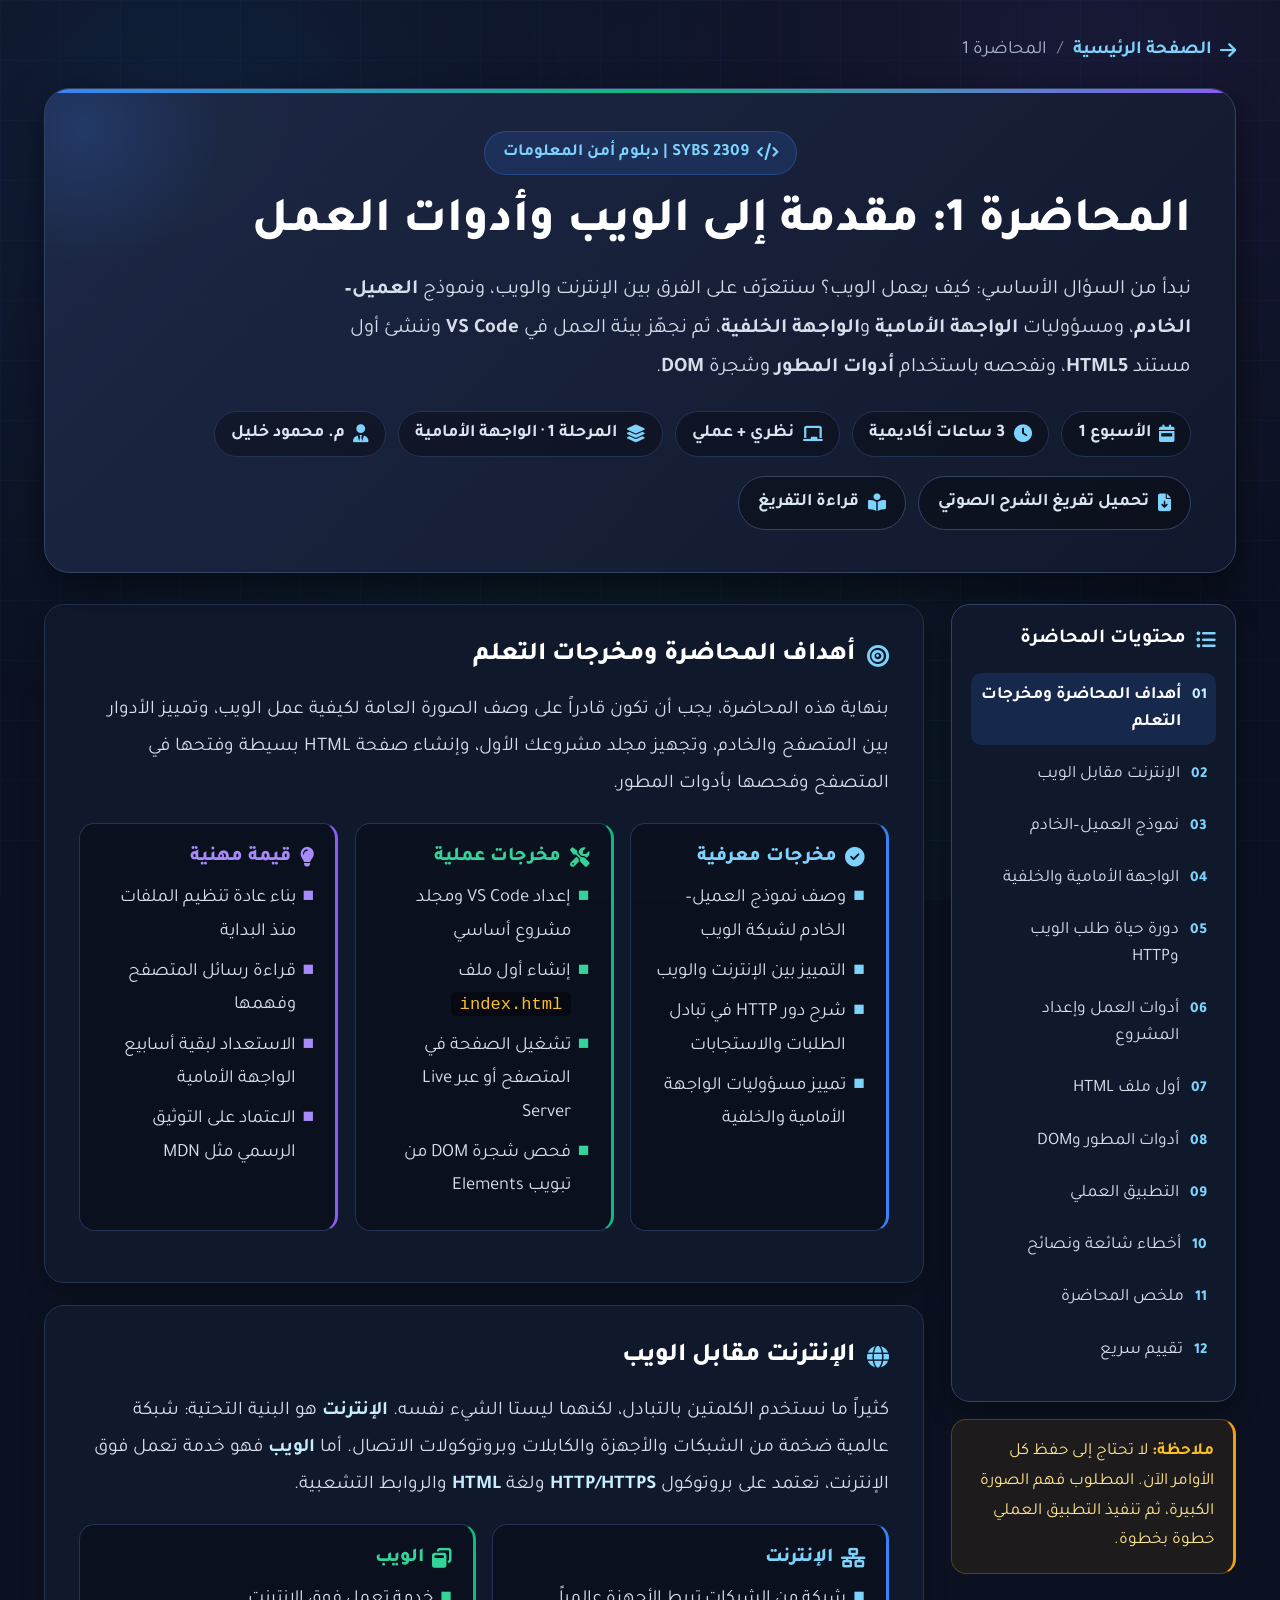
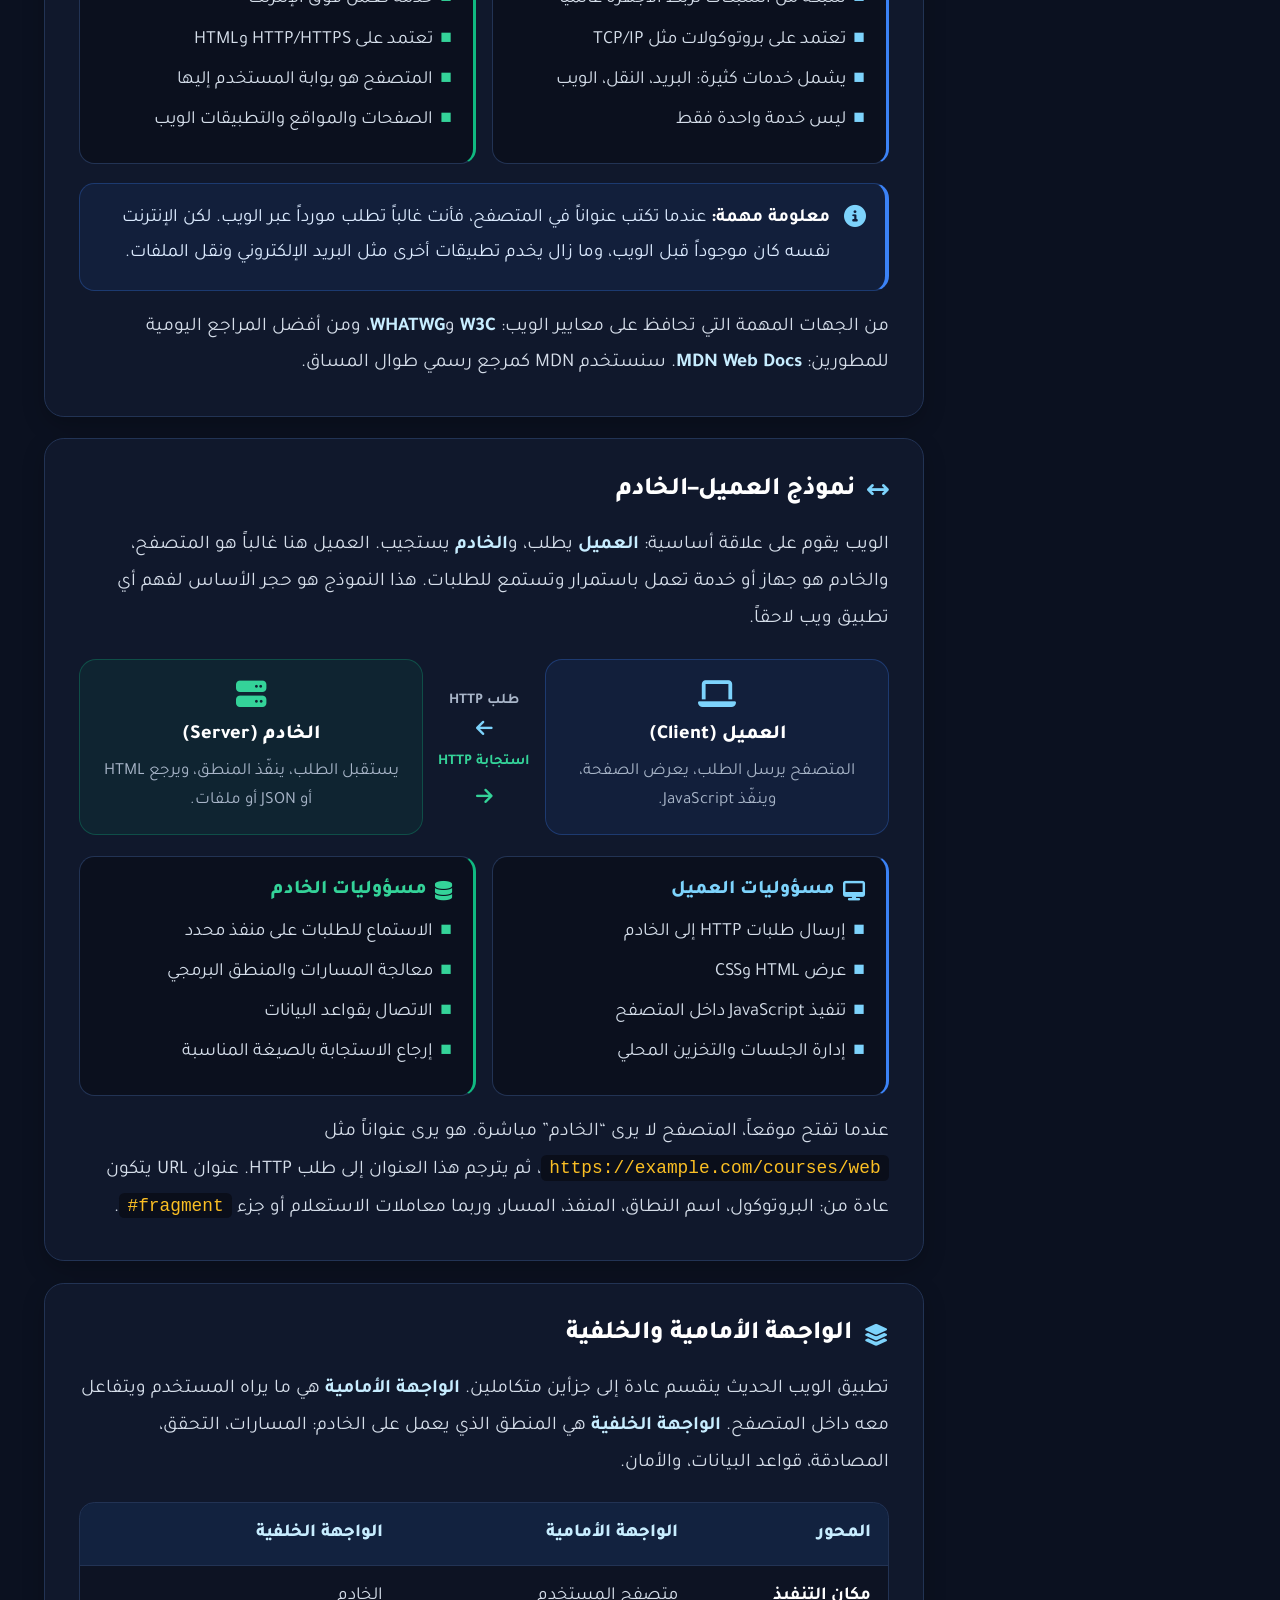
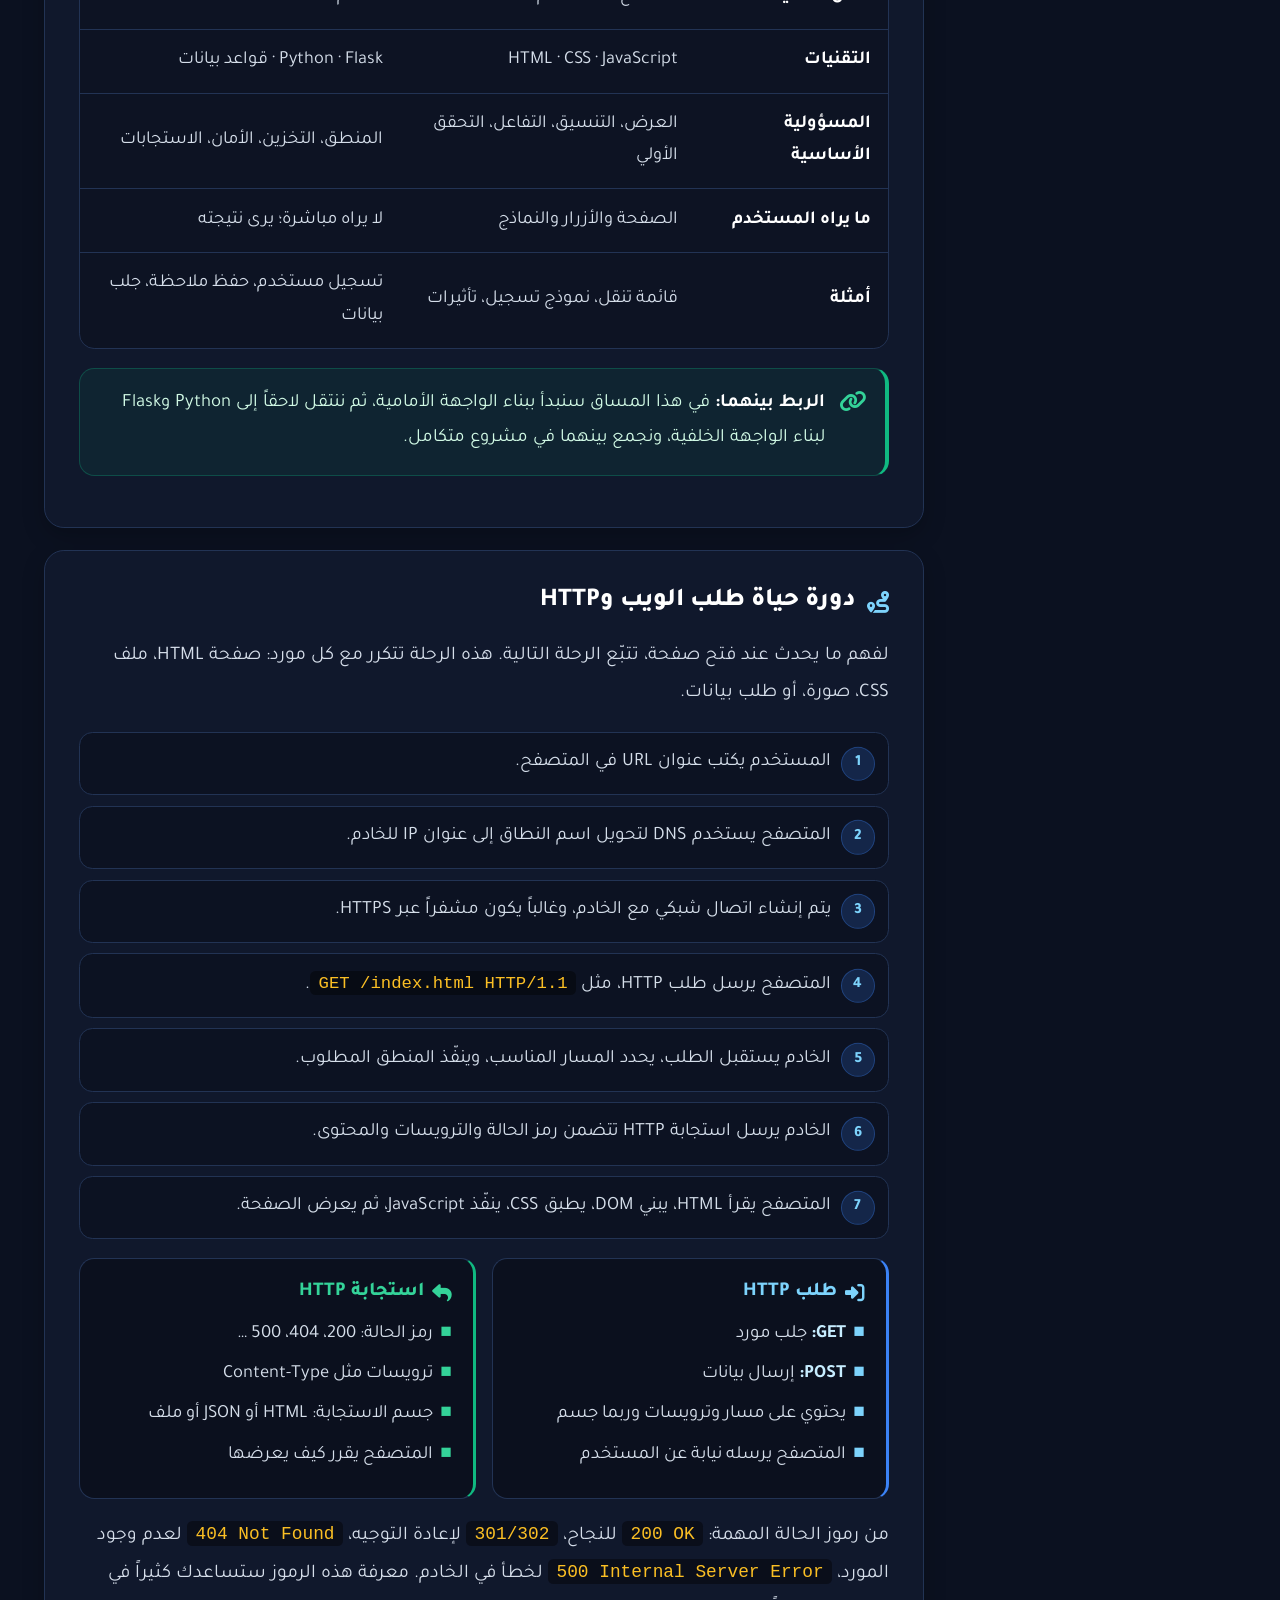
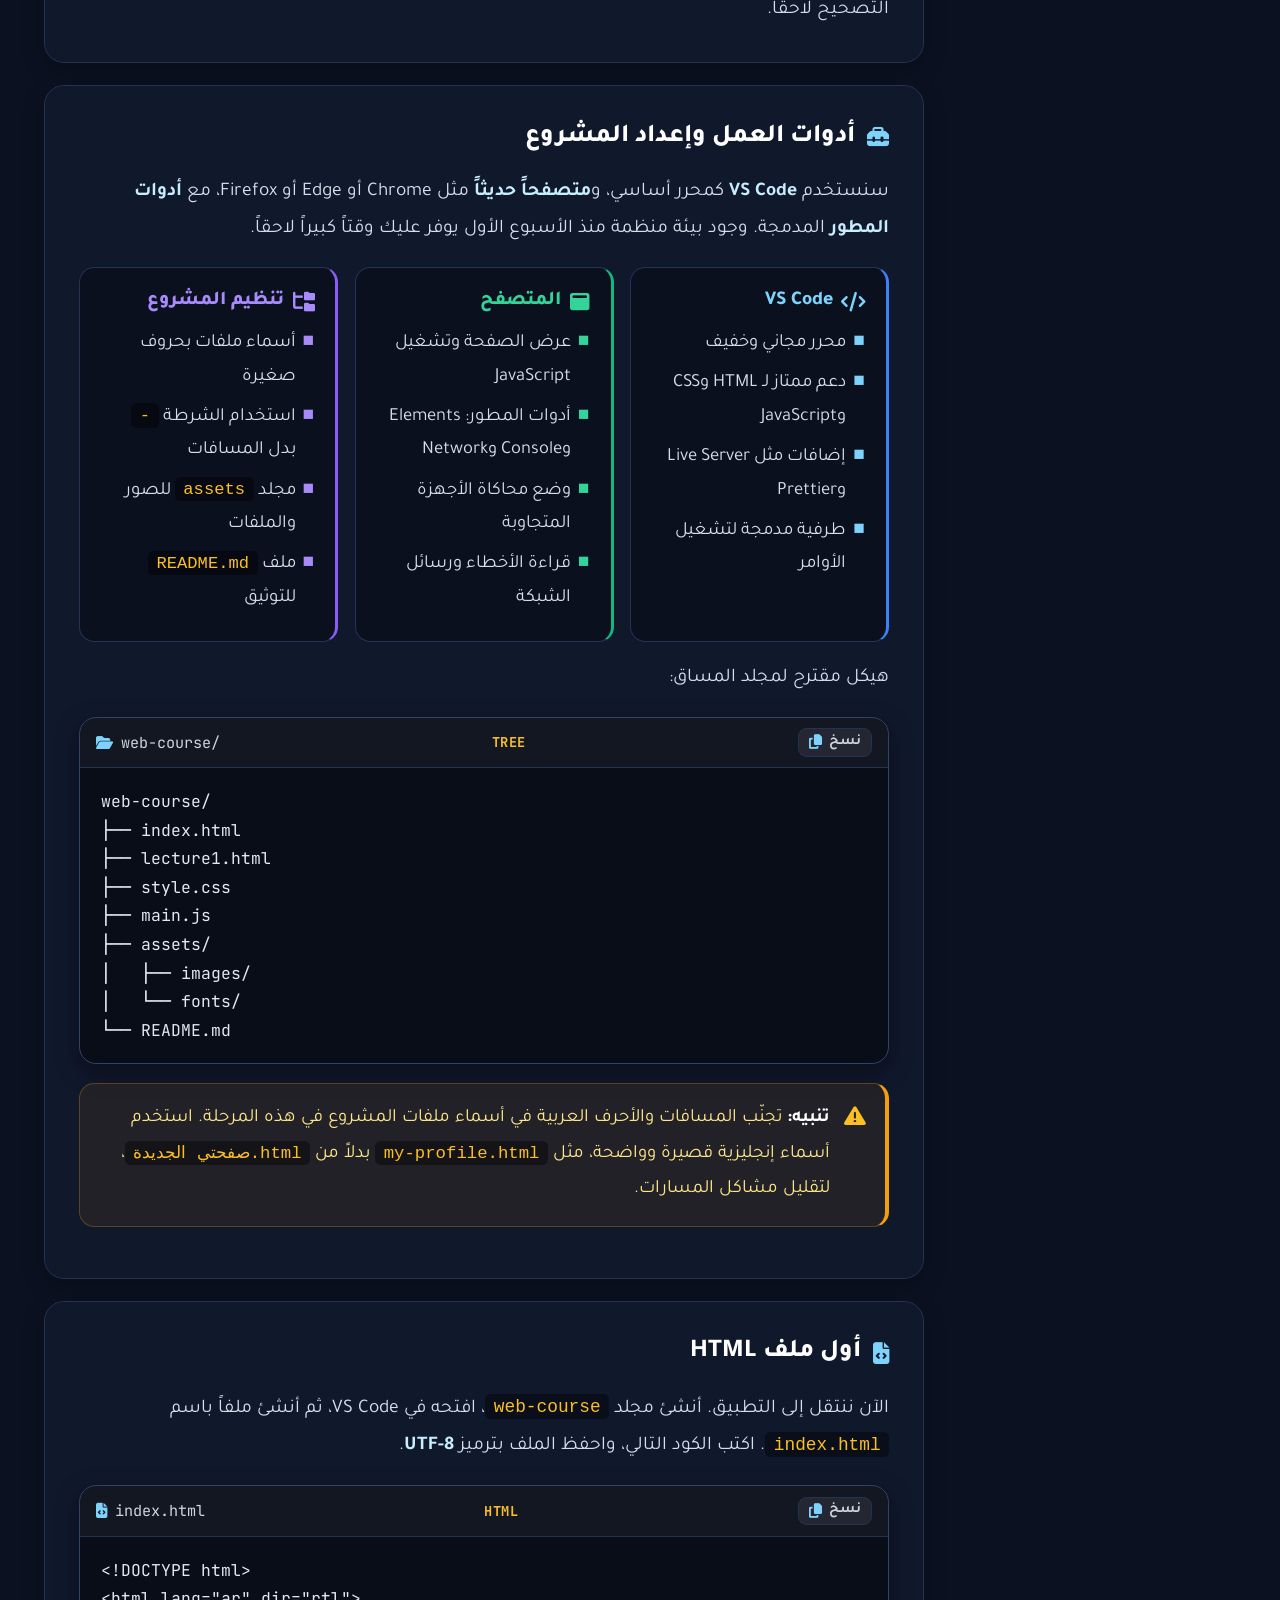
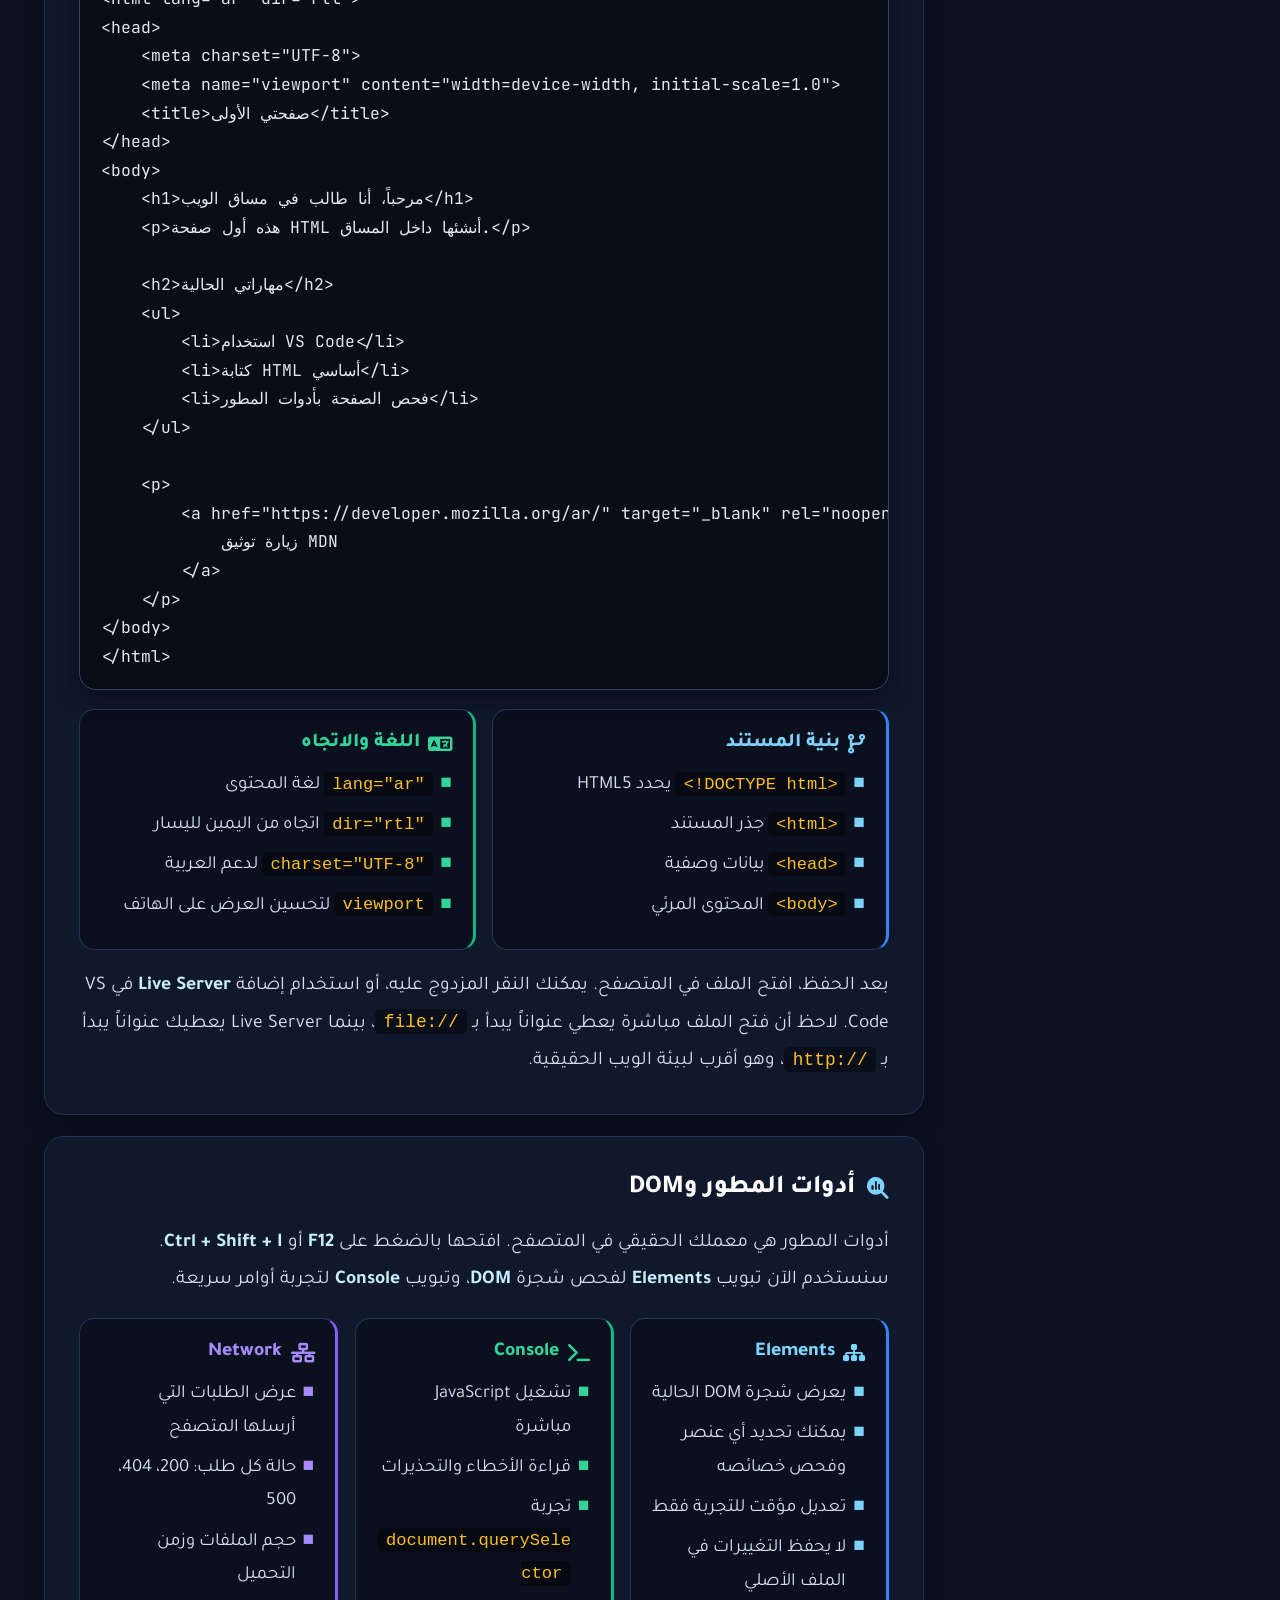
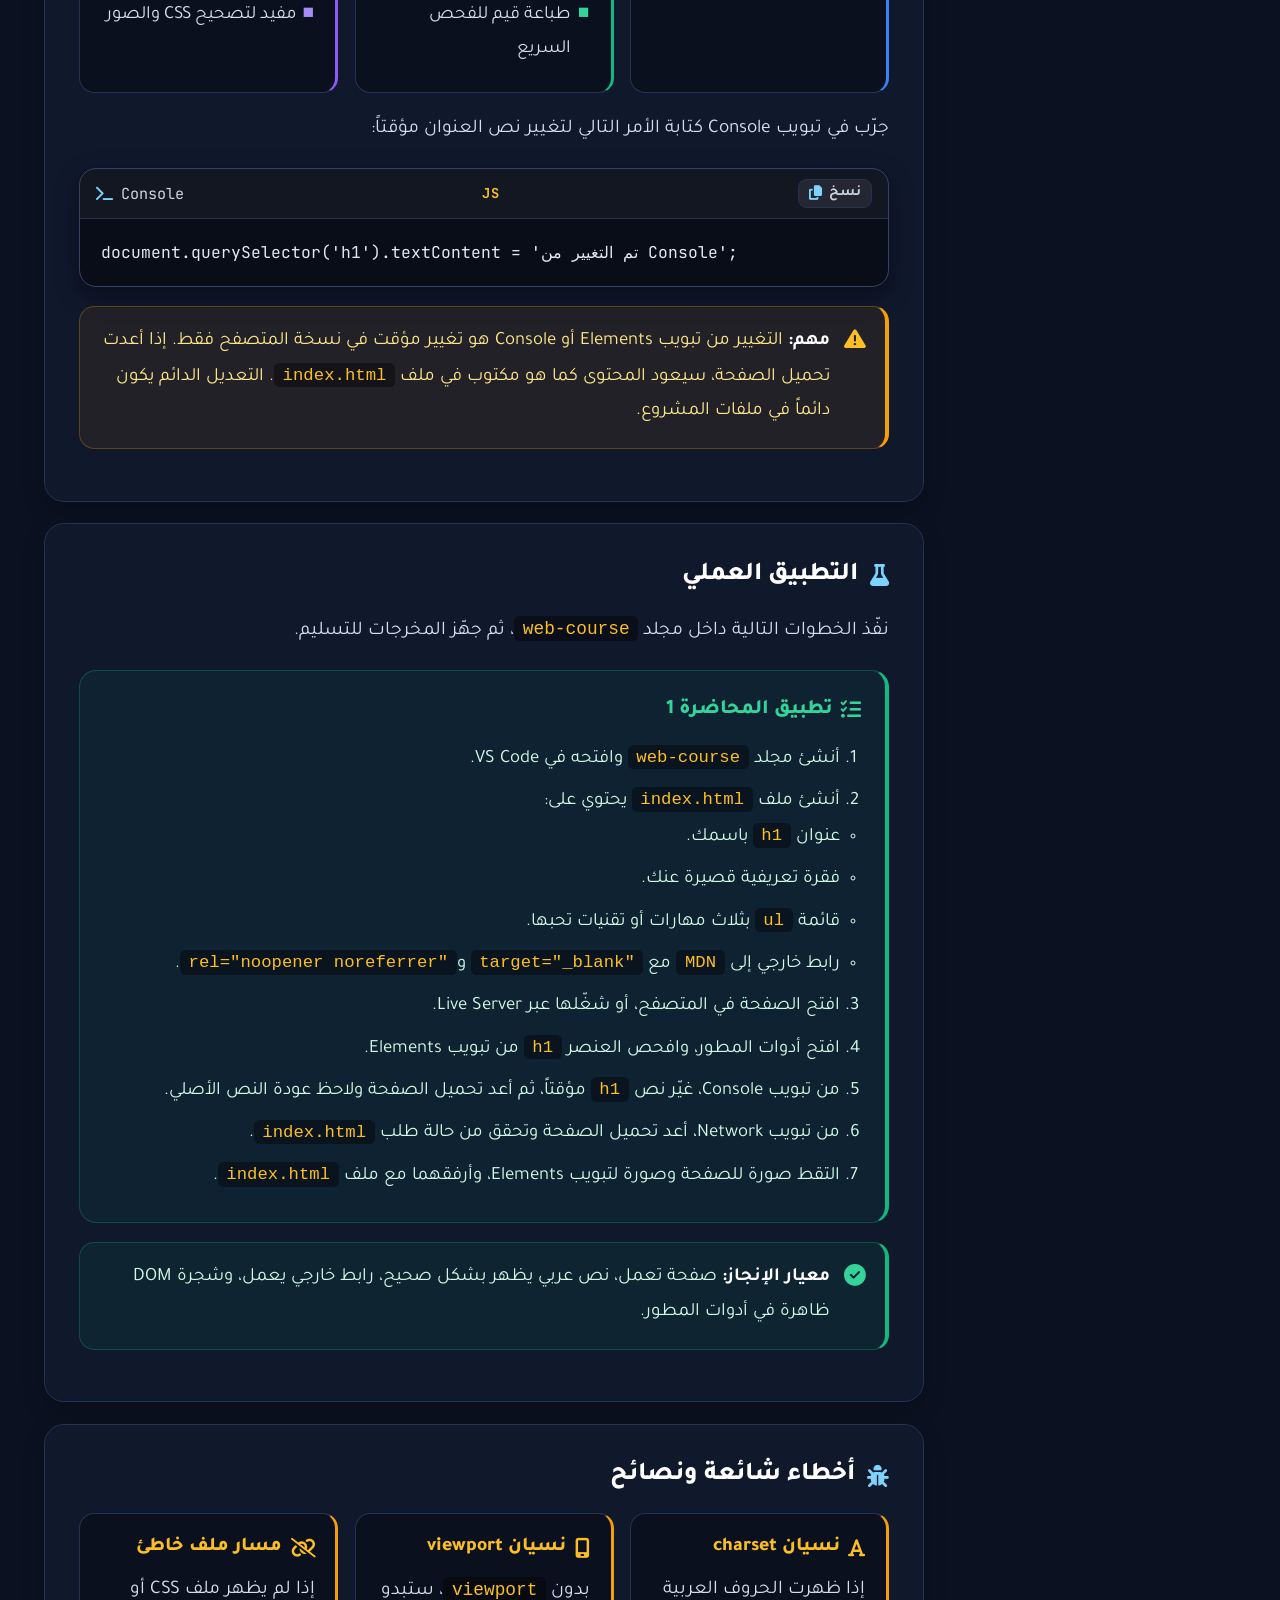
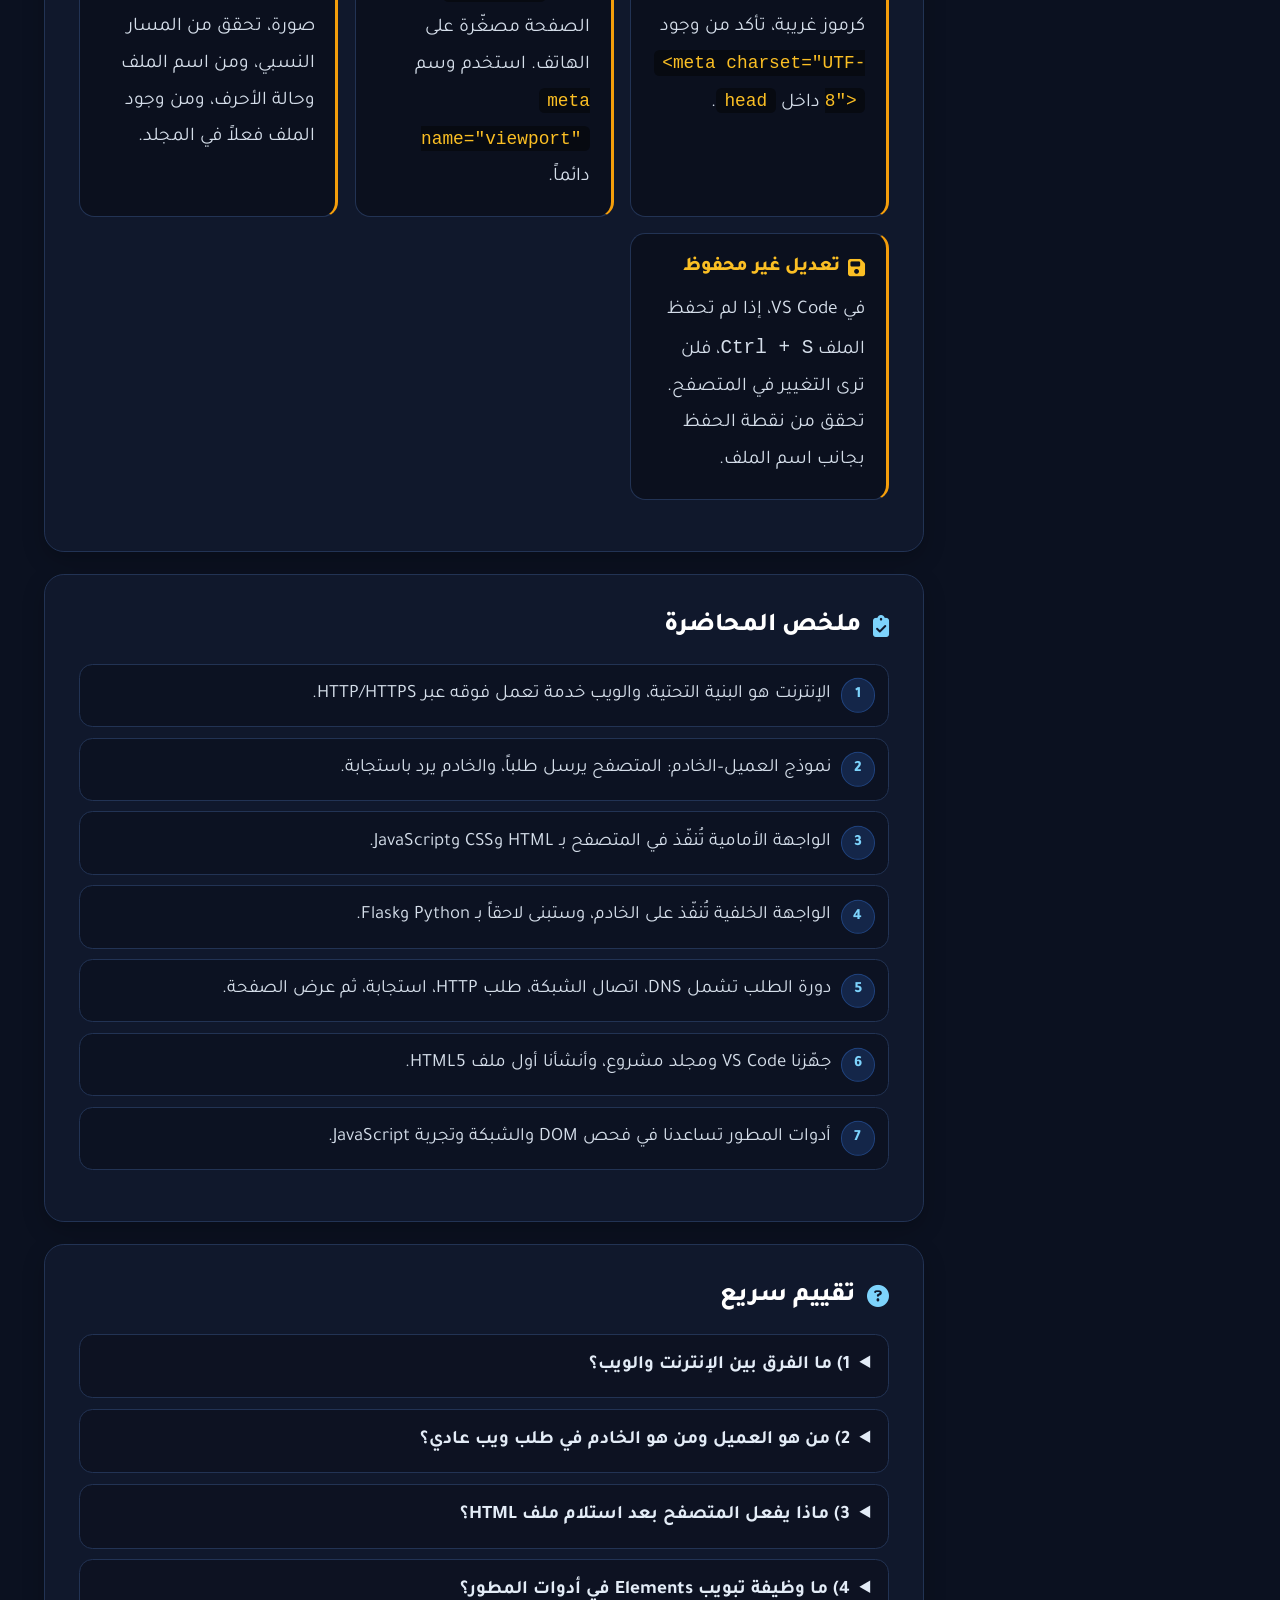
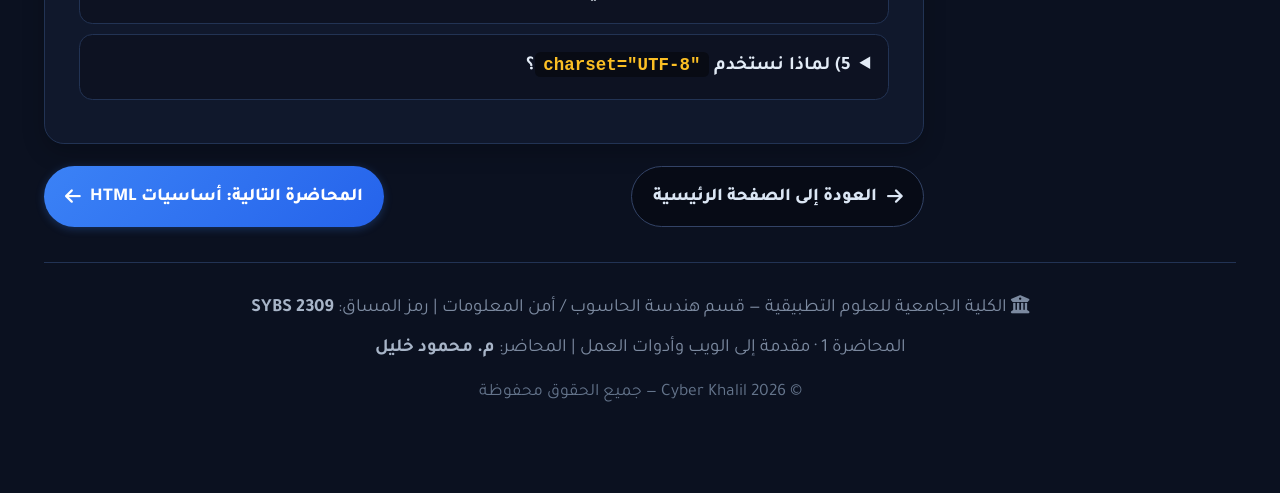
<file: lecture1.html>
<!DOCTYPE html>
<html lang="ar" dir="rtl">

<head>
    <meta charset="UTF-8">
    <meta name="viewport" content="width=device-width, initial-scale=1.0, user-scalable=yes">
    <title>المحاضرة 1 | مقدمة إلى الويب وأدوات العمل — SYBS 2309</title>
    <meta name="theme-color" content="#0b1120">
    <meta name="description"
        content="المحاضرة الأولى من مساق SYBS 2309 تصميم وبرمجة الويب: مقدمة إلى الويب، نموذج العميل–الخادم، الواجهة الأمامية والخلفية، أدوات العمل، إنشاء أول ملف HTML، وفحص DOM باستخدام أدوات المطور.">
    <link
        href="https://fonts.googleapis.com/css2?family=Tajawal:wght@400;500;700;800&family=JetBrains+Mono:wght@400;600&display=swap"
        rel="stylesheet">
    <link rel="stylesheet" href="https://cdnjs.cloudflare.com/ajax/libs/font-awesome/6.4.0/css/all.min.css">
    <link rel="stylesheet" href="style.css">
    <link rel="icon"
        href="data:image/svg+xml,<svg xmlns='http://www.w3.org/2000/svg' viewBox='0 0 100 100'><text y='.9em' font-size='90'>🌐</text></svg>">
    <link rel="stylesheet" href="lecture.css">

</head>

<body>
    <div class="bg-grid"></div>

    <a class="skip-link" href="#main-content">تجاوز إلى محتوى المحاضرة</a>

    <div class="container lecture-container">

        <!-- ================= BREADCRUMB ================= -->
        <nav class="breadcrumb" aria-label="مسار التنقل">
            <a href="index.html"><i class="fas fa-arrow-right"></i> الصفحة الرئيسية</a>
            <span aria-hidden="true">/</span>
            <span aria-current="page">المحاضرة 1</span>
        </nav>

        <!-- ================= LECTURE HERO ================= -->
        <header class="lecture-hero" id="top">
            <div class="course-badge">
                <i class="fas fa-code"></i> SYBS 2309 | دبلوم أمن المعلومات
            </div>
            <h1>المحاضرة 1: مقدمة إلى الويب وأدوات العمل</h1>
            <p class="lecture-lead">
                نبدأ من السؤال الأساسي: كيف يعمل الويب؟ سنتعرّف على الفرق بين الإنترنت والويب، ونموذج
                <strong>العميل–الخادم</strong>، ومسؤوليات <strong>الواجهة الأمامية</strong> و<strong>الواجهة الخلفية</strong>،
                ثم نجهّز بيئة العمل في <strong>VS Code</strong> وننشئ أول مستند <strong>HTML5</strong>،
                ونفحصه باستخدام <strong>أدوات المطور</strong> وشجرة <strong>DOM</strong>.
            </p>
            <div class="lecture-meta">
                <span><i class="fas fa-calendar-week"></i> الأسبوع 1</span>
                <span><i class="fas fa-clock"></i> 3 ساعات أكاديمية</span>
                <span><i class="fas fa-chalkboard"></i> نظري + عملي</span>
                <span><i class="fas fa-layer-group"></i> المرحلة 1 · الواجهة الأمامية</span>
                <span><i class="fas fa-user-tie"></i> م. محمود خليل</span>
            </div>
            <div class="lecture-tools">
    <a class="tool-btn" href="script1.txt" download>
        <i class="fas fa-file-arrow-down"></i> تحميل تفريغ الشرح الصوتي
    </a>
    <a class="tool-btn" href="script1.txt" target="_blank" rel="noopener">
        <i class="fas fa-book-open-reader"></i> قراءة التفريغ
    </a>
</div>

        </header>

        <div class="lecture-layout">

            <!-- ================= ASIDE / TOC ================= -->
            <aside class="lecture-aside" aria-label="محتويات المحاضرة">
                <nav class="toc-card" aria-labelledby="toc-title">
                    <h2 id="toc-title"><i class="fas fa-list-ul"></i> محتويات المحاضرة</h2>
                    <ol class="toc-list">
                        <li><a href="#objectives">أهداف المحاضرة ومخرجات التعلم</a></li>
                        <li><a href="#internet-vs-web">الإنترنت مقابل الويب</a></li>
                        <li><a href="#client-server">نموذج العميل–الخادم</a></li>
                        <li><a href="#frontend-backend">الواجهة الأمامية والخلفية</a></li>
                        <li><a href="#request-lifecycle">دورة حياة طلب الويب وHTTP</a></li>
                        <li><a href="#tools">أدوات العمل وإعداد المشروع</a></li>
                        <li><a href="#first-html">أول ملف HTML</a></li>
                        <li><a href="#devtools-dom">أدوات المطور وDOM</a></li>
                        <li><a href="#lab">التطبيق العملي</a></li>
                        <li><a href="#mistakes">أخطاء شائعة ونصائح</a></li>
                        <li><a href="#summary">ملخص المحاضرة</a></li>
                        <li><a href="#quick-check">تقييم سريع</a></li>
                    </ol>
                </nav>

                <div class="aside-note">
                    <strong>ملاحظة:</strong> لا تحتاج إلى حفظ كل الأوامر الآن. المطلوب فهم الصورة الكبيرة،
                    ثم تنفيذ التطبيق العملي خطوة بخطوة.
                </div>
            </aside>

            <!-- ================= MAIN ================= -->
            <main id="main-content" class="lecture-main">

                <!-- Objectives -->
                <section class="lecture-section" id="objectives" aria-labelledby="objectives-title">
                    <h2 class="section-title" id="objectives-title">
                        <i class="fas fa-bullseye"></i> أهداف المحاضرة ومخرجات التعلم
                    </h2>
                    <p>
                        بنهاية هذه المحاضرة، يجب أن تكون قادراً على وصف الصورة العامة لكيفية عمل الويب،
                        وتمييز الأدوار بين المتصفح والخادم، وتجهيز مجلد مشروعك الأول، وإنشاء صفحة HTML بسيطة
                        وفتحها في المتصفح وفحصها بأدوات المطور.
                    </p>
                    <div class="concept-grid">
                        <div class="concept-card">
                            <h3><i class="fas fa-check-circle"></i> مخرجات معرفية</h3>
                            <ul>
                                <li>وصف نموذج العميل–الخادم لشبكة الويب</li>
                                <li>التمييز بين الإنترنت والويب</li>
                                <li>شرح دور HTTP في تبادل الطلبات والاستجابات</li>
                                <li>تمييز مسؤوليات الواجهة الأمامية والخلفية</li>
                            </ul>
                        </div>
                        <div class="concept-card green">
                            <h3><i class="fas fa-tools"></i> مخرجات عملية</h3>
                            <ul>
                                <li>إعداد VS Code ومجلد مشروع أساسي</li>
                                <li>إنشاء أول ملف <code>index.html</code></li>
                                <li>تشغيل الصفحة في المتصفح أو عبر Live Server</li>
                                <li>فحص شجرة DOM من تبويب Elements</li>
                            </ul>
                        </div>
                        <div class="concept-card violet">
                            <h3><i class="fas fa-lightbulb"></i> قيمة مهنية</h3>
                            <ul>
                                <li>بناء عادة تنظيم الملفات منذ البداية</li>
                                <li>قراءة رسائل المتصفح وفهمها</li>
                                <li>الاستعداد لبقية أسابيع الواجهة الأمامية</li>
                                <li>الاعتماد على التوثيق الرسمي مثل MDN</li>
                            </ul>
                        </div>
                    </div>
                </section>

                <!-- Internet vs Web -->
                <section class="lecture-section" id="internet-vs-web" aria-labelledby="internet-title">
                    <h2 class="section-title" id="internet-title">
                        <i class="fas fa-globe"></i> الإنترنت مقابل الويب
                    </h2>
                    <p>
                        كثيراً ما نستخدم الكلمتين بالتبادل، لكنهما ليستا الشيء نفسه. <strong>الإنترنت</strong>
                        هو البنية التحتية: شبكة عالمية ضخمة من الشبكات والأجهزة والكابلات وبروتوكولات الاتصال.
                        أما <strong>الويب</strong> فهو خدمة تعمل فوق الإنترنت، تعتمد على بروتوكول
                        <strong>HTTP/HTTPS</strong> ولغة <strong>HTML</strong> والروابط التشعبية.
                    </p>
                    <div class="concept-grid">
                        <div class="concept-card">
                            <h3><i class="fas fa-network-wired"></i> الإنترنت</h3>
                            <ul>
                                <li>شبكة من الشبكات تربط الأجهزة عالمياً</li>
                                <li>تعتمد على بروتوكولات مثل TCP/IP</li>
                                <li>يشمل خدمات كثيرة: البريد، النقل، الويب</li>
                                <li>ليس خدمة واحدة فقط</li>
                            </ul>
                        </div>
                        <div class="concept-card green">
                            <h3><i class="fas fa-window-restore"></i> الويب</h3>
                            <ul>
                                <li>خدمة تعمل فوق الإنترنت</li>
                                <li>تعتمد على HTTP/HTTPS وHTML</li>
                                <li>المتصفح هو بوابة المستخدم إليها</li>
                                <li>الصفحات والمواقع والتطبيقات الويب</li>
                            </ul>
                        </div>
                    </div>
                    <div class="callout">
                        <i class="fas fa-circle-info"></i>
                        <div>
                            <strong>معلومة مهمة:</strong> عندما تكتب عنواناً في المتصفح، فأنت غالباً تطلب مورداً
                            عبر الويب. لكن الإنترنت نفسه كان موجوداً قبل الويب، وما زال يخدم تطبيقات أخرى
                            مثل البريد الإلكتروني ونقل الملفات.
                        </div>
                    </div>
                    <p>
                        من الجهات المهمة التي تحافظ على معايير الويب: <strong>W3C</strong> و<strong>WHATWG</strong>،
                        ومن أفضل المراجع اليومية للمطورين: <strong>MDN Web Docs</strong>. سنستخدم MDN كمرجع
                        رسمي طوال المساق.
                    </p>
                </section>

                <!-- Client Server -->
                <section class="lecture-section" id="client-server" aria-labelledby="client-server-title">
                    <h2 class="section-title" id="client-server-title">
                        <i class="fas fa-arrows-left-right"></i> نموذج العميل–الخادم
                    </h2>
                    <p>
                        الويب يقوم على علاقة أساسية: <strong>العميل</strong> يطلب، و<strong>الخادم</strong>
                        يستجيب. العميل هنا غالباً هو المتصفح، والخادم هو جهاز أو خدمة تعمل باستمرار وتستمع
                        للطلبات. هذا النموذج هو حجر الأساس لفهم أي تطبيق ويب لاحقاً.
                    </p>

                    <div class="flow-diagram" role="img" aria-label="مخطط يوضح أن المتصفح يرسل طلب HTTP إلى الخادم ثم يستقبل استجابة HTTP">
                        <div class="flow-box">
                            <i class="fas fa-laptop"></i>
                            <h3>العميل (Client)</h3>
                            <p>المتصفح يرسل الطلب، يعرض الصفحة، وينفّذ JavaScript.</p>
                        </div>
                        <div class="flow-connector" aria-hidden="true">
                            <span>طلب HTTP</span>
                            <i class="fas fa-arrow-left"></i>
                            <span class="response-arrow">استجابة HTTP</span>
                            <i class="fas fa-arrow-right response-arrow"></i>
                        </div>
                        <div class="flow-box server-box">
                            <i class="fas fa-server"></i>
                            <h3>الخادم (Server)</h3>
                            <p>يستقبل الطلب، ينفّذ المنطق، ويرجع HTML أو JSON أو ملفات.</p>
                        </div>
                    </div>

                    <div class="concept-grid">
                        <div class="concept-card">
                            <h3><i class="fas fa-desktop"></i> مسؤوليات العميل</h3>
                            <ul>
                                <li>إرسال طلبات HTTP إلى الخادم</li>
                                <li>عرض HTML وCSS</li>
                                <li>تنفيذ JavaScript داخل المتصفح</li>
                                <li>إدارة الجلسات والتخزين المحلي</li>
                            </ul>
                        </div>
                        <div class="concept-card green">
                            <h3><i class="fas fa-database"></i> مسؤوليات الخادم</h3>
                            <ul>
                                <li>الاستماع للطلبات على منفذ محدد</li>
                                <li>معالجة المسارات والمنطق البرمجي</li>
                                <li>الاتصال بقواعد البيانات</li>
                                <li>إرجاع الاستجابة بالصيغة المناسبة</li>
                            </ul>
                        </div>
                    </div>

                    <p>
                        عندما تفتح موقعاً، المتصفح لا يرى “الخادم” مباشرة. هو يرى عنواناً مثل
                        <code>https://example.com/courses/web</code>، ثم يترجم هذا العنوان إلى طلب HTTP.
                        عنوان URL يتكون عادة من: البروتوكول، اسم النطاق، المنفذ، المسار، وربما معاملات الاستعلام
                        أو جزء <code>#fragment</code>.
                    </p>
                </section>

                <!-- Frontend Backend -->
                <section class="lecture-section" id="frontend-backend" aria-labelledby="frontend-title">
                    <h2 class="section-title" id="frontend-title">
                        <i class="fas fa-layer-group"></i> الواجهة الأمامية والخلفية
                    </h2>
                    <p>
                        تطبيق الويب الحديث ينقسم عادة إلى جزأين متكاملين. <strong>الواجهة الأمامية</strong>
                        هي ما يراه المستخدم ويتفاعل معه داخل المتصفح. <strong>الواجهة الخلفية</strong> هي
                        المنطق الذي يعمل على الخادم: المسارات، التحقق، المصادقة، قواعد البيانات، والأمان.
                    </p>

                    <div class="table-wrap">
                        <table class="compare-table">
                            <thead>
                                <tr>
                                    <th>المحور</th>
                                    <th>الواجهة الأمامية</th>
                                    <th>الواجهة الخلفية</th>
                                </tr>
                            </thead>
                            <tbody>
                                <tr>
                                    <td>مكان التنفيذ</td>
                                    <td>متصفح المستخدم</td>
                                    <td>الخادم</td>
                                </tr>
                                <tr>
                                    <td>التقنيات</td>
                                    <td>HTML · CSS · JavaScript</td>
                                    <td>Python · Flask · قواعد بيانات</td>
                                </tr>
                                <tr>
                                    <td>المسؤولية الأساسية</td>
                                    <td>العرض، التنسيق، التفاعل، التحقق الأولي</td>
                                    <td>المنطق، التخزين، الأمان، الاستجابات</td>
                                </tr>
                                <tr>
                                    <td>ما يراه المستخدم</td>
                                    <td>الصفحة والأزرار والنماذج</td>
                                    <td>لا يراه مباشرة؛ يرى نتيجته</td>
                                </tr>
                                <tr>
                                    <td>أمثلة</td>
                                    <td>قائمة تنقل، نموذج تسجيل، تأثيرات</td>
                                    <td>تسجيل مستخدم، حفظ ملاحظة، جلب بيانات</td>
                                </tr>
                            </tbody>
                        </table>
                    </div>

                    <div class="callout success">
                        <i class="fas fa-link"></i>
                        <div>
                            <strong>الربط بينهما:</strong> في هذا المساق سنبدأ ببناء الواجهة الأمامية، ثم ننتقل
                            لاحقاً إلى Python وFlask لبناء الواجهة الخلفية، ونجمع بينهما في مشروع متكامل.
                        </div>
                    </div>
                </section>

                <!-- Request lifecycle -->
                <section class="lecture-section" id="request-lifecycle" aria-labelledby="lifecycle-title">
                    <h2 class="section-title" id="lifecycle-title">
                        <i class="fas fa-route"></i> دورة حياة طلب الويب وHTTP
                    </h2>
                    <p>
                        لفهم ما يحدث عند فتح صفحة، تتبّع الرحلة التالية. هذه الرحلة تتكرر مع كل مورد:
                        صفحة HTML، ملف CSS، صورة، أو طلب بيانات.
                    </p>
                    <ol class="steps-list">
                        <li>المستخدم يكتب عنوان URL في المتصفح.</li>
                        <li>المتصفح يستخدم DNS لتحويل اسم النطاق إلى عنوان IP للخادم.</li>
                        <li>يتم إنشاء اتصال شبكي مع الخادم، وغالباً يكون مشفراً عبر HTTPS.</li>
                        <li>المتصفح يرسل طلب HTTP، مثل <code>GET /index.html HTTP/1.1</code>.</li>
                        <li>الخادم يستقبل الطلب، يحدد المسار المناسب، وينفّذ المنطق المطلوب.</li>
                        <li>الخادم يرسل استجابة HTTP تتضمن رمز الحالة والترويسات والمحتوى.</li>
                        <li>المتصفح يقرأ HTML، يبني DOM، يطبق CSS، ينفّذ JavaScript، ثم يعرض الصفحة.</li>
                    </ol>

                    <div class="concept-grid">
                        <div class="concept-card">
                            <h3><i class="fas fa-right-to-bracket"></i> طلب HTTP</h3>
                            <ul>
                                <li><strong>GET:</strong> جلب مورد</li>
                                <li><strong>POST:</strong> إرسال بيانات</li>
                                <li>يحتوي على مسار وترويسات وربما جسم</li>
                                <li>المتصفح يرسله نيابة عن المستخدم</li>
                            </ul>
                        </div>
                        <div class="concept-card green">
                            <h3><i class="fas fa-reply"></i> استجابة HTTP</h3>
                            <ul>
                                <li>رمز الحالة: 200، 404، 500 …</li>
                                <li>ترويسات مثل Content-Type</li>
                                <li>جسم الاستجابة: HTML أو JSON أو ملف</li>
                                <li>المتصفح يقرر كيف يعرضها</li>
                            </ul>
                        </div>
                    </div>

                    <p>
                        من رموز الحالة المهمة: <code>200 OK</code> للنجاح، <code>301/302</code> لإعادة التوجيه،
                        <code>404 Not Found</code> لعدم وجود المورد، <code>500 Internal Server Error</code>
                        لخطأ في الخادم. معرفة هذه الرموز ستساعدك كثيراً في التصحيح لاحقاً.
                    </p>
                </section>

                <!-- Tools -->
                <section class="lecture-section" id="tools" aria-labelledby="tools-title">
                    <h2 class="section-title" id="tools-title">
                        <i class="fas fa-toolbox"></i> أدوات العمل وإعداد المشروع
                    </h2>
                    <p>
                        سنستخدم <strong>VS Code</strong> كمحرر أساسي، و<strong>متصفحاً حديثاً</strong> مثل
                        Chrome أو Edge أو Firefox، مع <strong>أدوات المطور</strong> المدمجة. وجود بيئة منظمة
                        منذ الأسبوع الأول يوفر عليك وقتاً كبيراً لاحقاً.
                    </p>

                    <div class="concept-grid">
                        <div class="concept-card">
                            <h3><i class="fas fa-code"></i> VS Code</h3>
                            <ul>
                                <li>محرر مجاني وخفيف</li>
                                <li>دعم ممتاز لـ HTML وCSS وJavaScript</li>
                                <li>إضافات مثل Live Server وPrettier</li>
                                <li>طرفية مدمجة لتشغيل الأوامر</li>
                            </ul>
                        </div>
                        <div class="concept-card green">
                            <h3><i class="fas fa-window-maximize"></i> المتصفح</h3>
                            <ul>
                                <li>عرض الصفحة وتشغيل JavaScript</li>
                                <li>أدوات المطور: Elements وConsole وNetwork</li>
                                <li>وضع محاكاة الأجهزة المتجاوبة</li>
                                <li>قراءة الأخطاء ورسائل الشبكة</li>
                            </ul>
                        </div>
                        <div class="concept-card violet">
                            <h3><i class="fas fa-folder-tree"></i> تنظيم المشروع</h3>
                            <ul>
                                <li>أسماء ملفات بحروف صغيرة</li>
                                <li>استخدام الشرطة <code>-</code> بدل المسافات</li>
                                <li>مجلد <code>assets</code> للصور والملفات</li>
                                <li>ملف <code>README.md</code> للتوثيق</li>
                            </ul>
                        </div>
                    </div>

                    <p>هيكل مقترح لمجلد المساق:</p>

                    <div class="code-window">
                        <div class="code-head">
                            <span><i class="fas fa-folder-open"></i> web-course/</span>
                            <span class="code-lang">TREE</span>
                        </div>
                        <pre><code>web-course/
├── index.html
├── lecture1.html
├── style.css
├── main.js
├── assets/
│   ├── images/
│   └── fonts/
└── README.md</code></pre>
                    </div>

                    <div class="callout warn">
                        <i class="fas fa-triangle-exclamation"></i>
                        <div>
                            <strong>تنبيه:</strong> تجنّب المسافات والأحرف العربية في أسماء ملفات المشروع
                            في هذه المرحلة. استخدم أسماء إنجليزية قصيرة وواضحة، مثل <code>my-profile.html</code>
                            بدلاً من <code>صفحتي الجديدة.html</code>، لتقليل مشاكل المسارات.
                        </div>
                    </div>
                </section>

                <!-- First HTML -->
                <section class="lecture-section" id="first-html" aria-labelledby="first-html-title">
                    <h2 class="section-title" id="first-html-title">
                        <i class="fas fa-file-code"></i> أول ملف HTML
                    </h2>
                    <p>
                        الآن ننتقل إلى التطبيق. أنشئ مجلد <code>web-course</code>، افتحه في VS Code،
                        ثم أنشئ ملفاً باسم <code>index.html</code>. اكتب الكود التالي، واحفظ الملف بترميز
                        <strong>UTF-8</strong>.
                    </p>

                    <div class="code-window">
                        <div class="code-head">
                            <span><i class="fas fa-file-code"></i> index.html</span>
                            <span class="code-lang">HTML</span>
                        </div>
                        <pre><code>&lt;!DOCTYPE html&gt;
&lt;html lang="ar" dir="rtl"&gt;
&lt;head&gt;
    &lt;meta charset="UTF-8"&gt;
    &lt;meta name="viewport" content="width=device-width, initial-scale=1.0"&gt;
    &lt;title&gt;صفحتي الأولى&lt;/title&gt;
&lt;/head&gt;
&lt;body&gt;
    &lt;h1&gt;مرحباً، أنا طالب في مساق الويب&lt;/h1&gt;
    &lt;p&gt;هذه أول صفحة HTML أنشئها داخل المساق.&lt;/p&gt;

    &lt;h2&gt;مهاراتي الحالية&lt;/h2&gt;
    &lt;ul&gt;
        &lt;li&gt;استخدام VS Code&lt;/li&gt;
        &lt;li&gt;كتابة HTML أساسي&lt;/li&gt;
        &lt;li&gt;فحص الصفحة بأدوات المطور&lt;/li&gt;
    &lt;/ul&gt;

    &lt;p&gt;
        &lt;a href="https://developer.mozilla.org/ar/" target="_blank" rel="noopener noreferrer"&gt;
            زيارة توثيق MDN
        &lt;/a&gt;
    &lt;/p&gt;
&lt;/body&gt;
&lt;/html&gt;</code></pre>
                    </div>

                    <div class="concept-grid">
                        <div class="concept-card">
                            <h3><i class="fas fa-code-branch"></i> بنية المستند</h3>
                            <ul>
                                <li><code>&lt;!DOCTYPE html&gt;</code> يحدد HTML5</li>
                                <li><code>&lt;html&gt;</code> جذر المستند</li>
                                <li><code>&lt;head&gt;</code> بيانات وصفية</li>
                                <li><code>&lt;body&gt;</code> المحتوى المرئي</li>
                            </ul>
                        </div>
                        <div class="concept-card green">
                            <h3><i class="fas fa-language"></i> اللغة والاتجاه</h3>
                            <ul>
                                <li><code>lang="ar"</code> لغة المحتوى</li>
                                <li><code>dir="rtl"</code> اتجاه من اليمين لليسار</li>
                                <li><code>charset="UTF-8"</code> لدعم العربية</li>
                                <li><code>viewport</code> لتحسين العرض على الهاتف</li>
                            </ul>
                        </div>
                    </div>

                    <p>
                        بعد الحفظ، افتح الملف في المتصفح. يمكنك النقر المزدوج عليه، أو استخدام إضافة
                        <strong>Live Server</strong> في VS Code. لاحظ أن فتح الملف مباشرة يعطي عنواناً يبدأ بـ
                        <code>file://</code>، بينما Live Server يعطيك عنواناً يبدأ بـ <code>http://</code>،
                        وهو أقرب لبيئة الويب الحقيقية.
                    </p>
                </section>

                <!-- DevTools DOM -->
                <section class="lecture-section" id="devtools-dom" aria-labelledby="devtools-title">
                    <h2 class="section-title" id="devtools-title">
                        <i class="fas fa-magnifying-glass-chart"></i> أدوات المطور وDOM
                    </h2>
                    <p>
                        أدوات المطور هي معملك الحقيقي في المتصفح. افتحها بالضغط على <strong>F12</strong> أو
                        <strong>Ctrl + Shift + I</strong>. سنستخدم الآن تبويب <strong>Elements</strong>
                        لفحص شجرة <strong>DOM</strong>، وتبويب <strong>Console</strong> لتجربة أوامر سريعة.
                    </p>

                    <div class="concept-grid">
                        <div class="concept-card">
                            <h3><i class="fas fa-sitemap"></i> Elements</h3>
                            <ul>
                                <li>يعرض شجرة DOM الحالية</li>
                                <li>يمكنك تحديد أي عنصر وفحص خصائصه</li>
                                <li>تعديل مؤقت للتجربة فقط</li>
                                <li>لا يحفظ التغييرات في الملف الأصلي</li>
                            </ul>
                        </div>
                        <div class="concept-card green">
                            <h3><i class="fas fa-terminal"></i> Console</h3>
                            <ul>
                                <li>تشغيل JavaScript مباشرة</li>
                                <li>قراءة الأخطاء والتحذيرات</li>
                                <li>تجربة <code>document.querySelector</code></li>
                                <li>طباعة قيم للفحص السريع</li>
                            </ul>
                        </div>
                        <div class="concept-card violet">
                            <h3><i class="fas fa-network-wired"></i> Network</h3>
                            <ul>
                                <li>عرض الطلبات التي أرسلها المتصفح</li>
                                <li>حالة كل طلب: 200، 404، 500</li>
                                <li>حجم الملفات وزمن التحميل</li>
                                <li>مفيد لتصحيح CSS والصور</li>
                            </ul>
                        </div>
                    </div>

                    <p>
                        جرّب في تبويب Console كتابة الأمر التالي لتغيير نص العنوان مؤقتاً:
                    </p>

                    <div class="code-window">
                        <div class="code-head">
                            <span><i class="fas fa-terminal"></i> Console</span>
                            <span class="code-lang">JS</span>
                        </div>
                        <pre><code>document.querySelector('h1').textContent = 'تم التغيير من Console';</code></pre>
                    </div>

                    <div class="callout warn">
                        <i class="fas fa-triangle-exclamation"></i>
                        <div>
                            <strong>مهم:</strong> التغيير من تبويب Elements أو Console هو تغيير مؤقت في
                            نسخة المتصفح فقط. إذا أعدت تحميل الصفحة، سيعود المحتوى كما هو مكتوب في ملف
                            <code>index.html</code>. التعديل الدائم يكون دائماً في ملفات المشروع.
                        </div>
                    </div>
                </section>

                <!-- Lab -->
                <section class="lecture-section" id="lab" aria-labelledby="lab-title">
                    <h2 class="section-title" id="lab-title">
                        <i class="fas fa-flask"></i> التطبيق العملي
                    </h2>
                    <p>
                        نفّذ الخطوات التالية داخل مجلد <code>web-course</code>، ثم جهّز المخرجات للتسليم.
                    </p>

                    <div class="lab-box">
                        <h3><i class="fas fa-list-check"></i> تطبيق المحاضرة 1</h3>
                        <ol>
                            <li>أنشئ مجلد <code>web-course</code> وافتحه في VS Code.</li>
                            <li>
                                أنشئ ملف <code>index.html</code> يحتوي على:
                                <ul>
                                    <li>عنوان <code>h1</code> باسمك.</li>
                                    <li>فقرة تعريفية قصيرة عنك.</li>
                                    <li>قائمة <code>ul</code> بثلاث مهارات أو تقنيات تحبها.</li>
                                    <li>رابط خارجي إلى <code>MDN</code> مع <code>target="_blank"</code> و<code>rel="noopener noreferrer"</code>.</li>
                                </ul>
                            </li>
                            <li>افتح الصفحة في المتصفح، أو شغّلها عبر Live Server.</li>
                            <li>افتح أدوات المطور، وافحص العنصر <code>h1</code> من تبويب Elements.</li>
                            <li>من تبويب Console، غيّر نص <code>h1</code> مؤقتاً، ثم أعد تحميل الصفحة ولاحظ عودة النص الأصلي.</li>
                            <li>من تبويب Network، أعد تحميل الصفحة وتحقق من حالة طلب <code>index.html</code>.</li>
                            <li>التقط صورة للصفحة وصورة لتبويب Elements، وأرفقهما مع ملف <code>index.html</code>.</li>
                        </ol>
                    </div>

                    <div class="callout success">
                        <i class="fas fa-circle-check"></i>
                        <div>
                            <strong>معيار الإنجاز:</strong> صفحة تعمل، نص عربي يظهر بشكل صحيح، رابط خارجي
                            يعمل، وشجرة DOM ظاهرة في أدوات المطور.
                        </div>
                    </div>
                </section>

                <!-- Mistakes -->
                <section class="lecture-section" id="mistakes" aria-labelledby="mistakes-title">
                    <h2 class="section-title" id="mistakes-title">
                        <i class="fas fa-bug"></i> أخطاء شائعة ونصائح
                    </h2>
                    <div class="concept-grid">
                        <div class="concept-card warn">
                            <h3><i class="fas fa-font"></i> نسيان charset</h3>
                            <p>
                                إذا ظهرت الحروف العربية كرموز غريبة، تأكد من وجود
                                <code>&lt;meta charset="UTF-8"&gt;</code> داخل <code>head</code>.
                            </p>
                        </div>
                        <div class="concept-card warn">
                            <h3><i class="fas fa-mobile-screen"></i> نسيان viewport</h3>
                            <p>
                                بدون <code>viewport</code>، ستبدو الصفحة مصغّرة على الهاتف.
                                استخدم وسم <code>meta name="viewport"</code> دائماً.
                            </p>
                        </div>
                        <div class="concept-card warn">
                            <h3><i class="fas fa-link-slash"></i> مسار ملف خاطئ</h3>
                            <p>
                                إذا لم يظهر ملف CSS أو صورة، تحقق من المسار النسبي، ومن اسم الملف
                                وحالة الأحرف، ومن وجود الملف فعلاً في المجلد.
                            </p>
                        </div>
                        <div class="concept-card warn">
                            <h3><i class="fas fa-floppy-disk"></i> تعديل غير محفوظ</h3>
                            <p>
                                في VS Code، إذا لم تحفظ الملف <kbd>Ctrl + S</kbd>، فلن ترى التغيير
                                في المتصفح. تحقق من نقطة الحفظ بجانب اسم الملف.
                            </p>
                        </div>
                    </div>
                </section>

                <!-- Summary -->
                <section class="lecture-section" id="summary" aria-labelledby="summary-title">
                    <h2 class="section-title" id="summary-title">
                        <i class="fas fa-clipboard-check"></i> ملخص المحاضرة
                    </h2>
                    <ul class="steps-list">
                        <li>الإنترنت هو البنية التحتية، والويب خدمة تعمل فوقه عبر HTTP/HTTPS.</li>
                        <li>نموذج العميل–الخادم: المتصفح يرسل طلباً، والخادم يرد باستجابة.</li>
                        <li>الواجهة الأمامية تُنفّذ في المتصفح بـ HTML وCSS وJavaScript.</li>
                        <li>الواجهة الخلفية تُنفّذ على الخادم، وستبنى لاحقاً بـ Python وFlask.</li>
                        <li>دورة الطلب تشمل DNS، اتصال الشبكة، طلب HTTP، استجابة، ثم عرض الصفحة.</li>
                        <li>جهّزنا VS Code ومجلد مشروع، وأنشأنا أول ملف HTML5.</li>
                        <li>أدوات المطور تساعدنا في فحص DOM والشبكة وتجربة JavaScript.</li>
                    </ul>
                </section>

                <!-- Quick check -->
                <section class="lecture-section quiz" id="quick-check" aria-labelledby="quick-title">
                    <h2 class="section-title" id="quick-title">
                        <i class="fas fa-circle-question"></i> تقييم سريع
                    </h2>
                    <details>
                        <summary>1) ما الفرق بين الإنترنت والويب؟</summary>
                        <p>
                            الإنترنت هو الشبكة العالمية للأجهزة والاتصالات، أما الويب فهو خدمة تعمل فوق
                            الإنترنت وتستخدم HTTP/HTTPS وHTML لعرض الصفحات والمواقع.
                        </p>
                    </details>
                    <details>
                        <summary>2) من هو العميل ومن هو الخادم في طلب ويب عادي؟</summary>
                        <p>
                            العميل هو المتصفح الذي يرسل الطلب، والخادم هو الجهاز أو الخدمة التي تستقبل الطلب
                            وتعيد الاستجابة.
                        </p>
                    </details>
                    <details>
                        <summary>3) ماذا يفعل المتصفح بعد استلام ملف HTML؟</summary>
                        <p>
                            يبني شجرة DOM، ويطبق CSS، وينفّذ JavaScript، ثم يرسم الصفحة للمستخدم.
                        </p>
                    </details>
                    <details>
                        <summary>4) ما وظيفة تبويب Elements في أدوات المطور؟</summary>
                        <p>
                            يعرض شجرة DOM الحالية للصفحة، ويسمح بفحص العناصر وتجربة تعديلات مؤقتة لا تُحفظ
                            في الملف الأصلي.
                        </p>
                    </details>
                    <details>
                        <summary>5) لماذا نستخدم <code>charset="UTF-8"</code>؟</summary>
                        <p>
                            لدعم عرض الحروف العربية واللغات الأخرى بشكل صحيح، وتجنب ظهور النص كرموز
                            غير مفهومة.
                        </p>
                    </details>
                </section>

                <!-- Lesson navigation -->
                <div class="lesson-nav">
                    <a href="index.html" class="secondary">
                        <i class="fas fa-arrow-right"></i> العودة إلى الصفحة الرئيسية
                    </a>
                    <a href="lecture2.html">
                        المحاضرة التالية: أساسيات HTML <i class="fas fa-arrow-left"></i>
                    </a>
                </div>

            </main>
        </div>

        <!-- ================= FOOTER ================= -->
        <footer class="lecture-footer">
            <p>
                <i class="fas fa-university"></i> الكلية الجامعية للعلوم التطبيقية — قسم هندسة الحاسوب / أمن المعلومات |
                رمز المساق: <strong>SYBS 2309</strong>
            </p>
            <p>
                المحاضرة 1 · مقدمة إلى الويب وأدوات العمل | المحاضر: <strong>م. محمود خليل</strong>
            </p>
            <p class="copyright-year">
                © <span id="current-year"></span> Cyber Khalil — جميع الحقوق محفوظة
            </p>
        </footer>

    </div>

    <script src="main.js"></script>
</body>

</html>
</file>
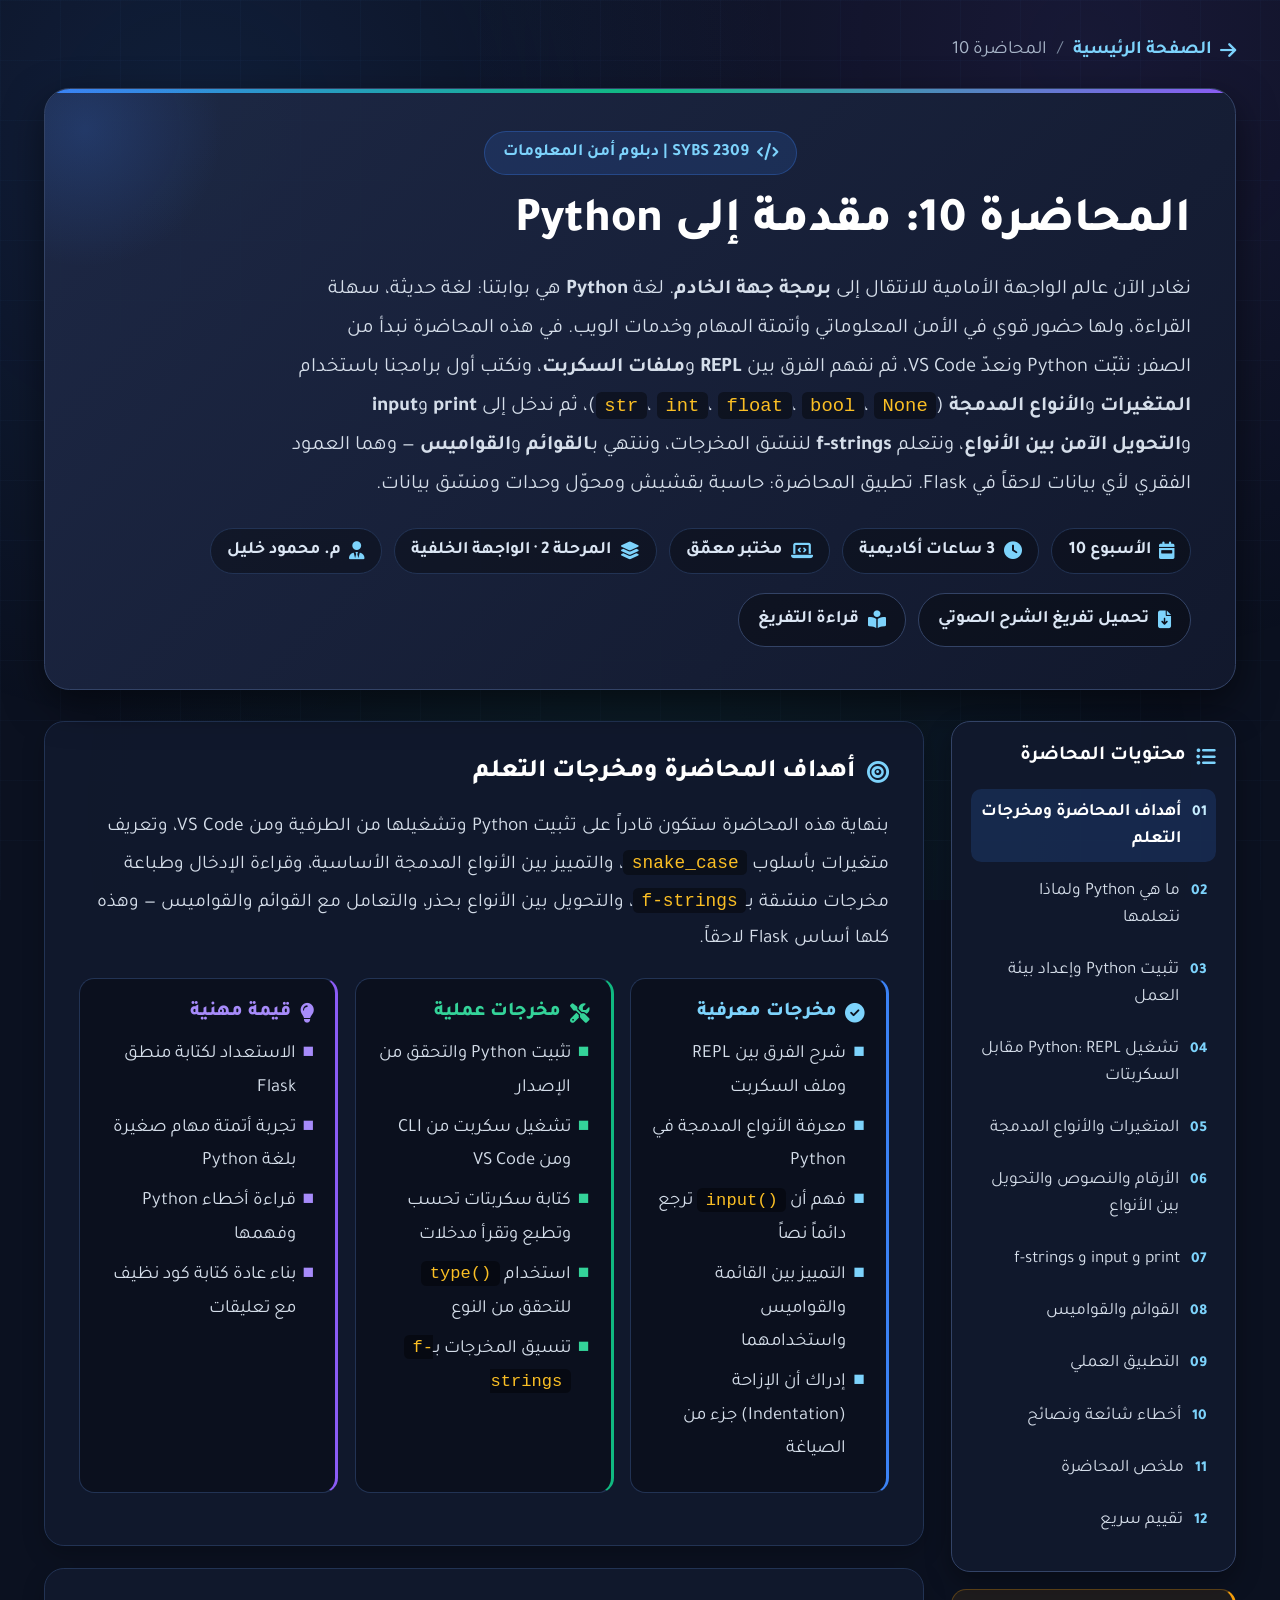
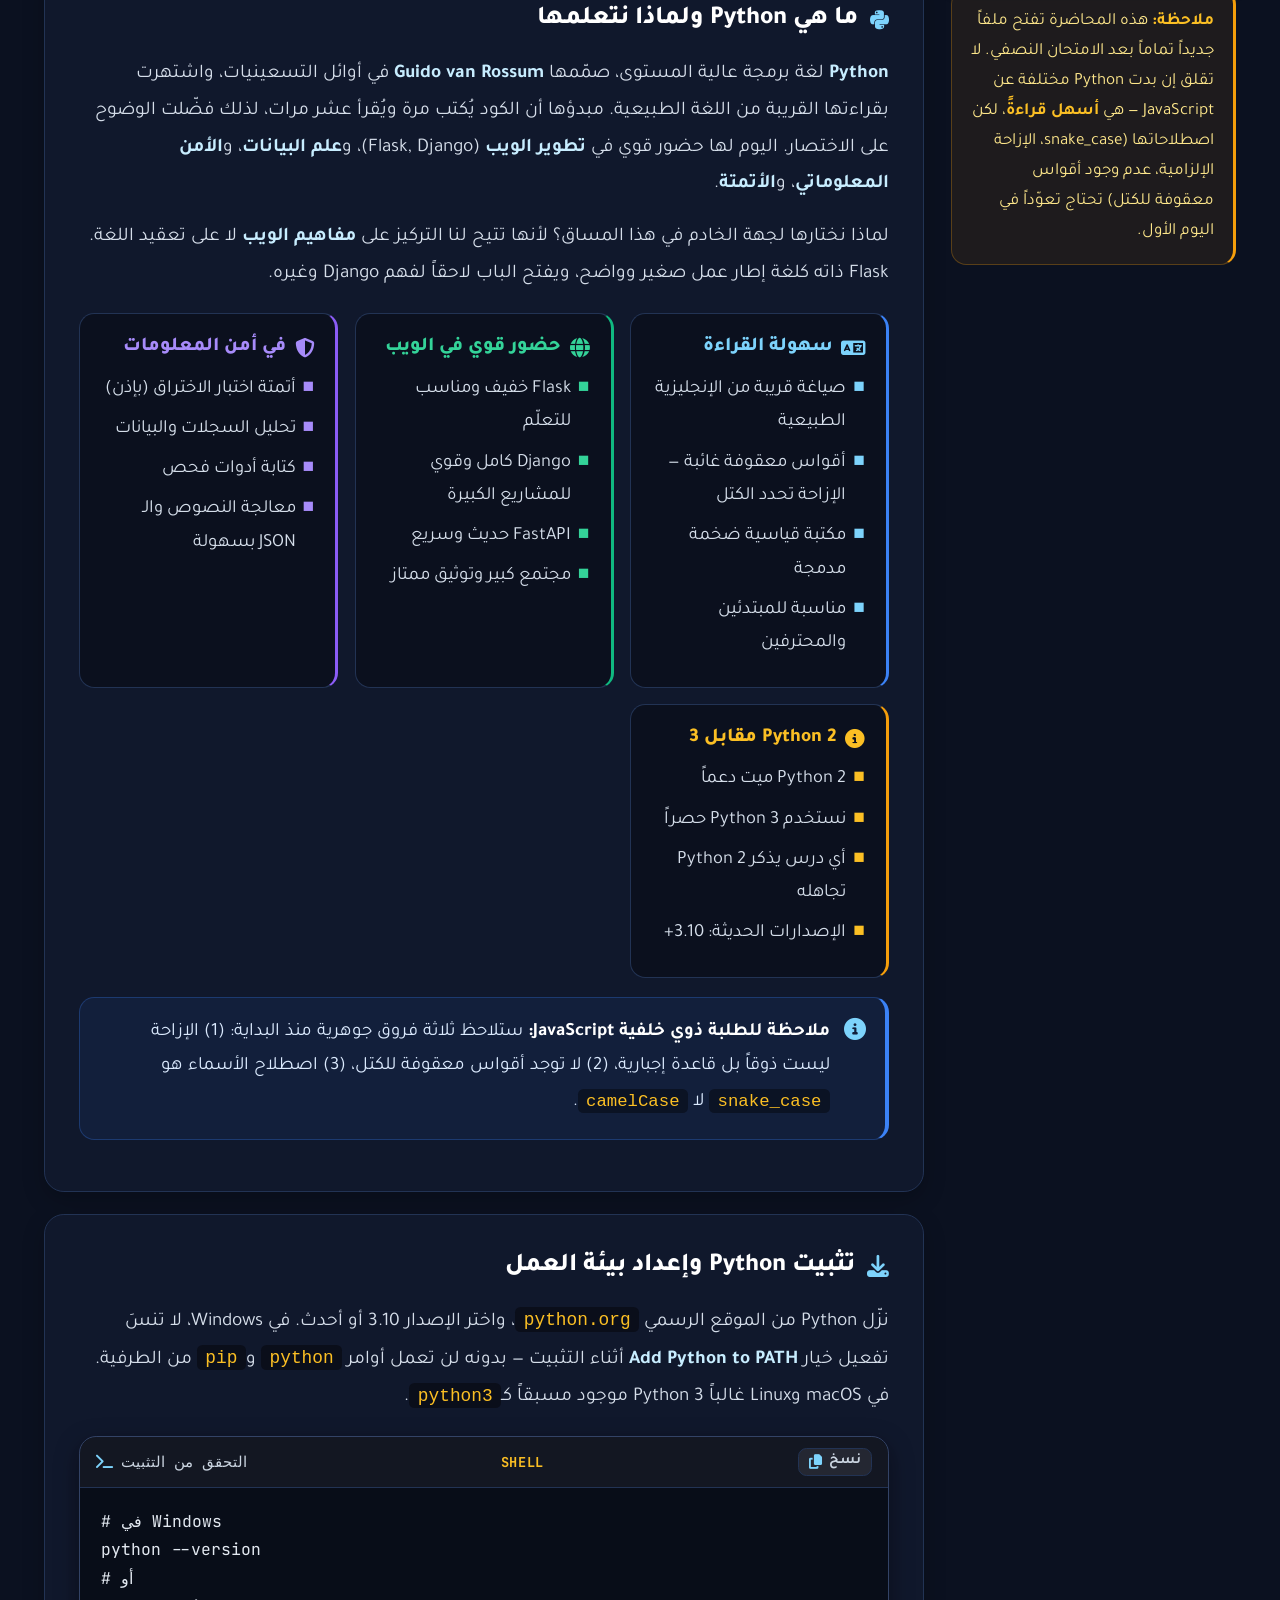
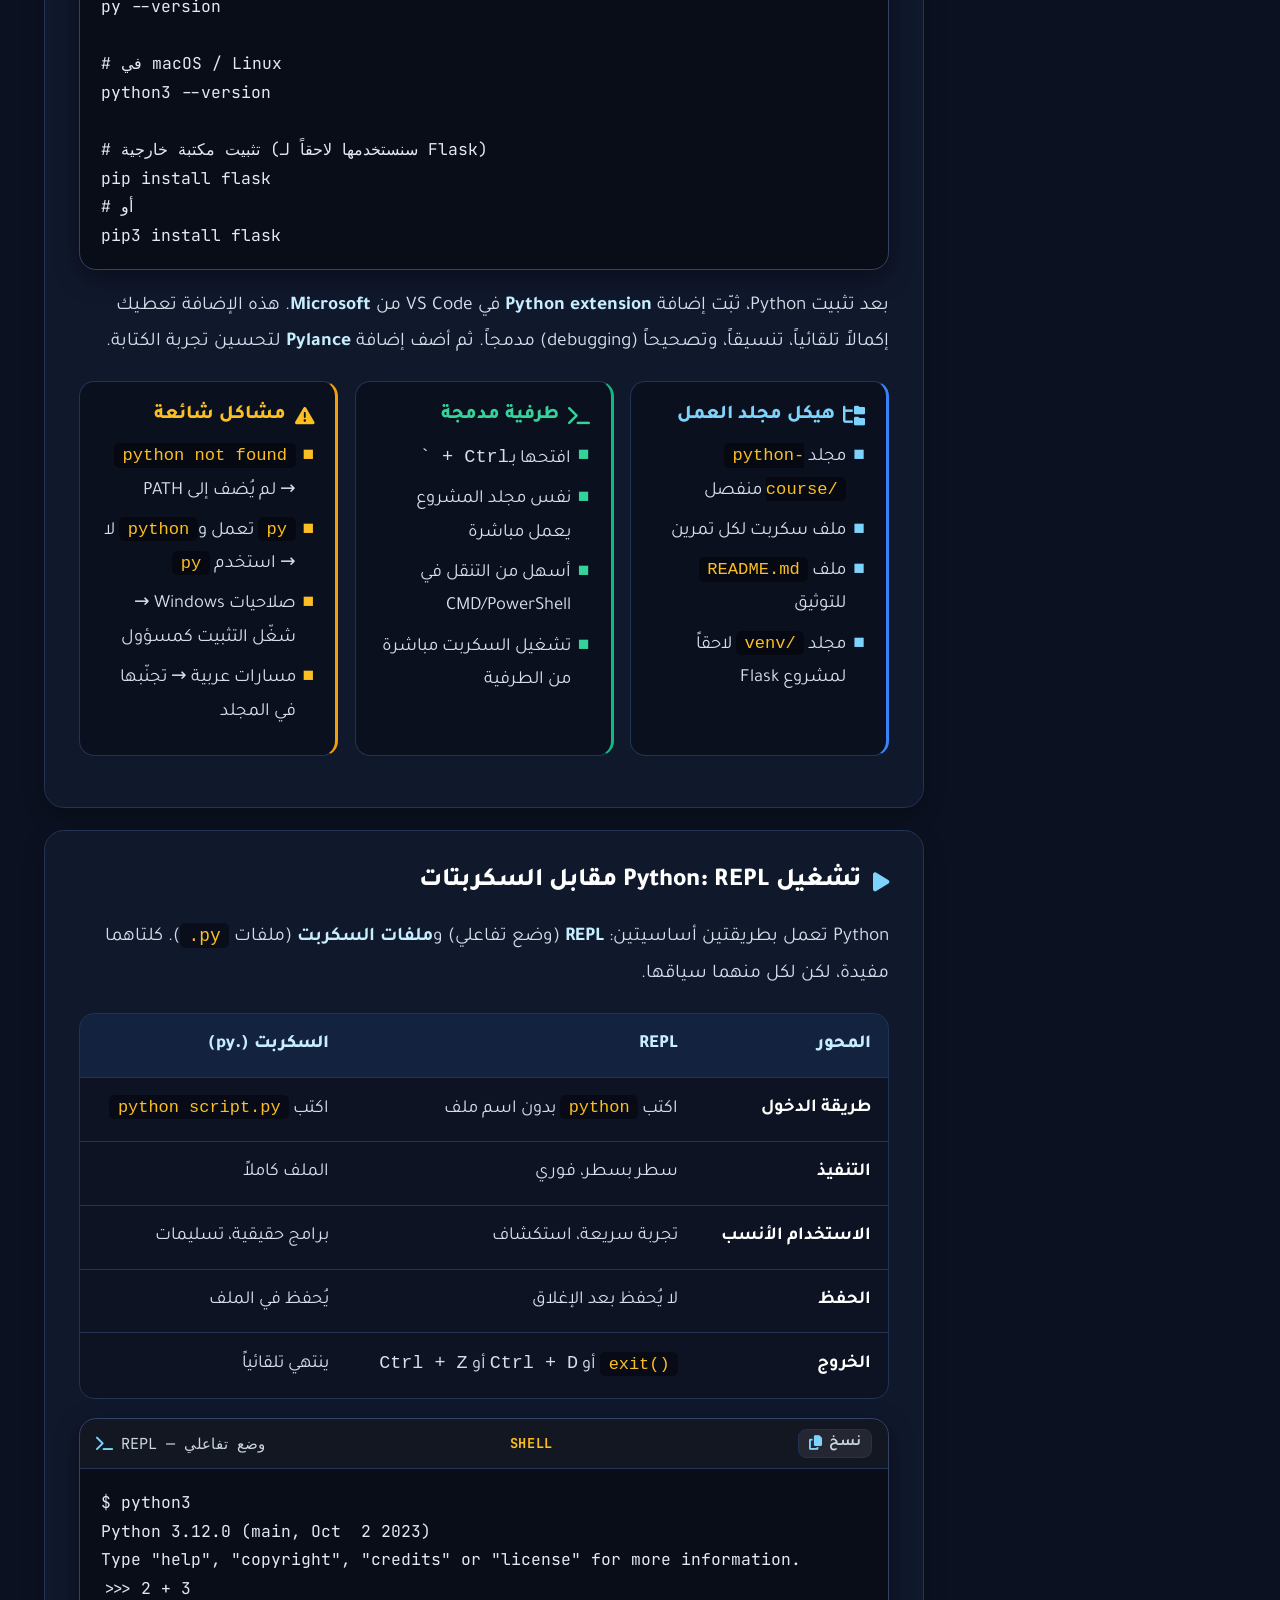
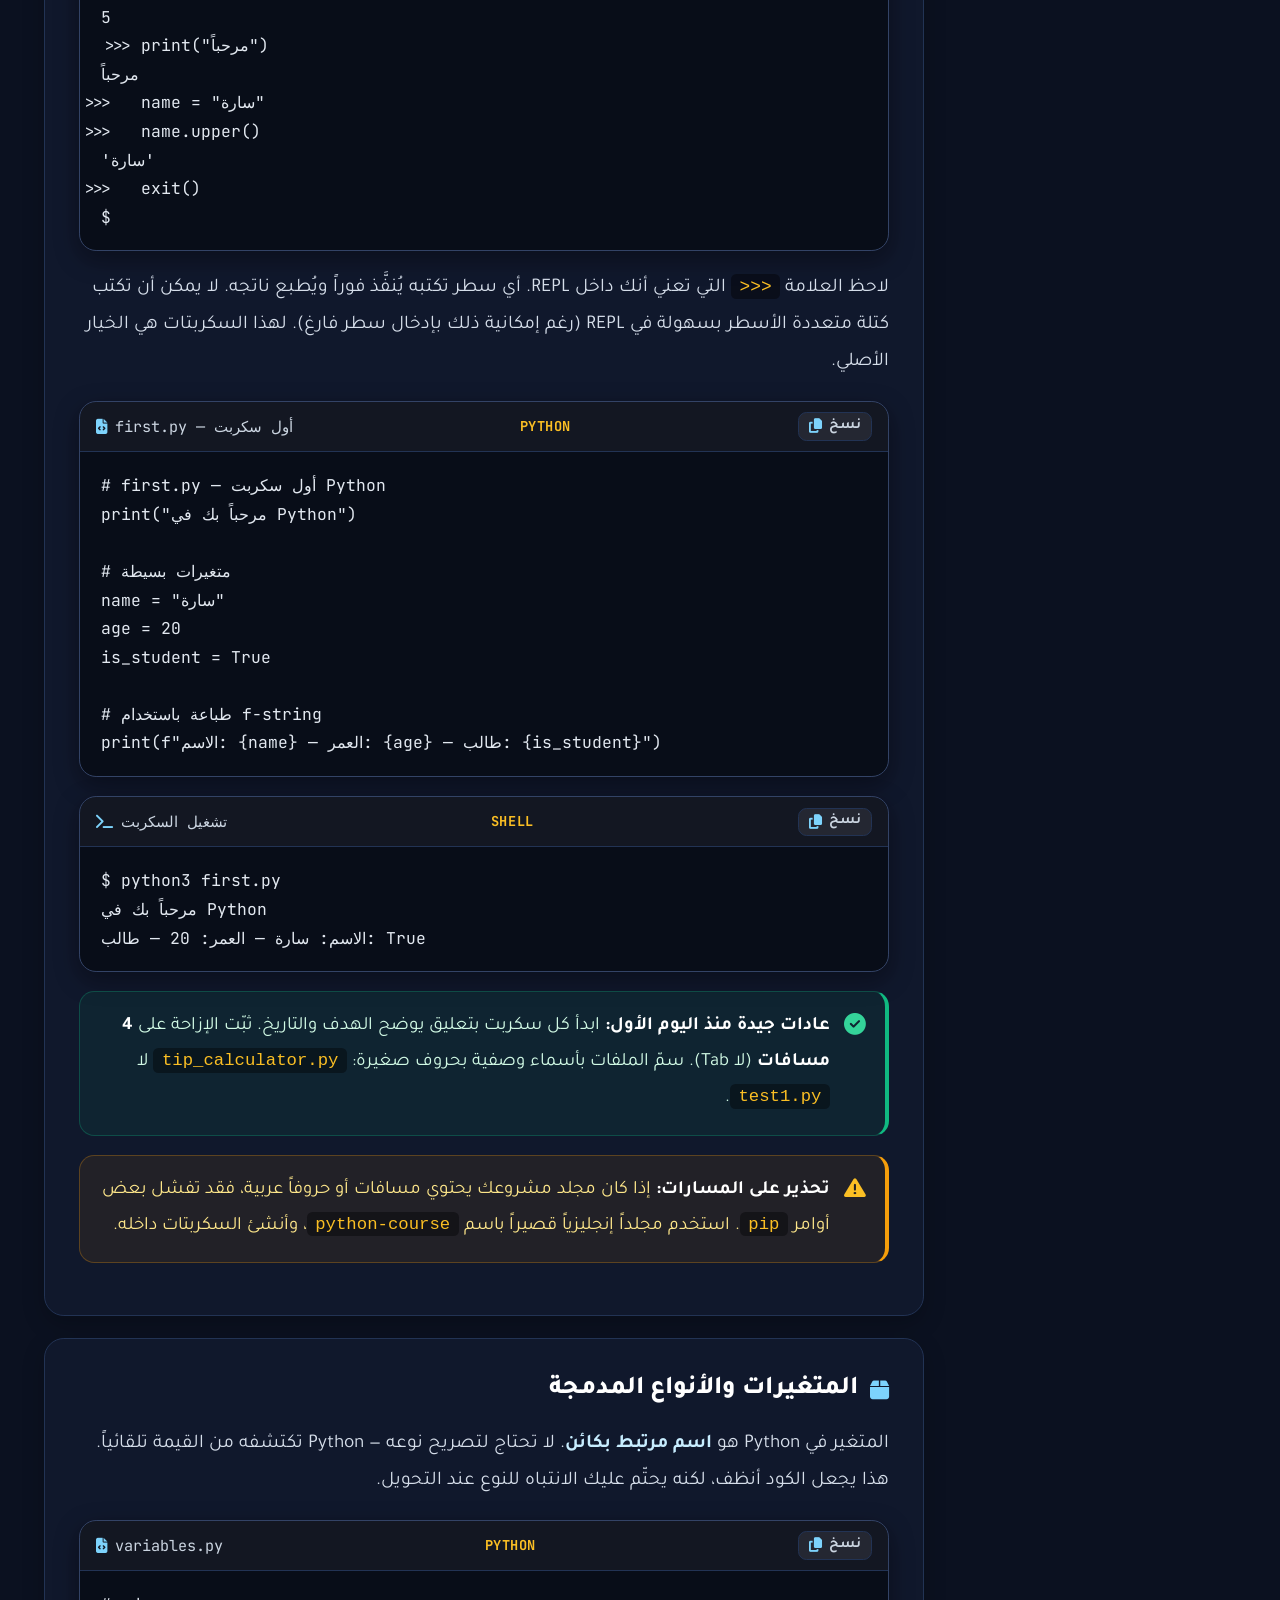
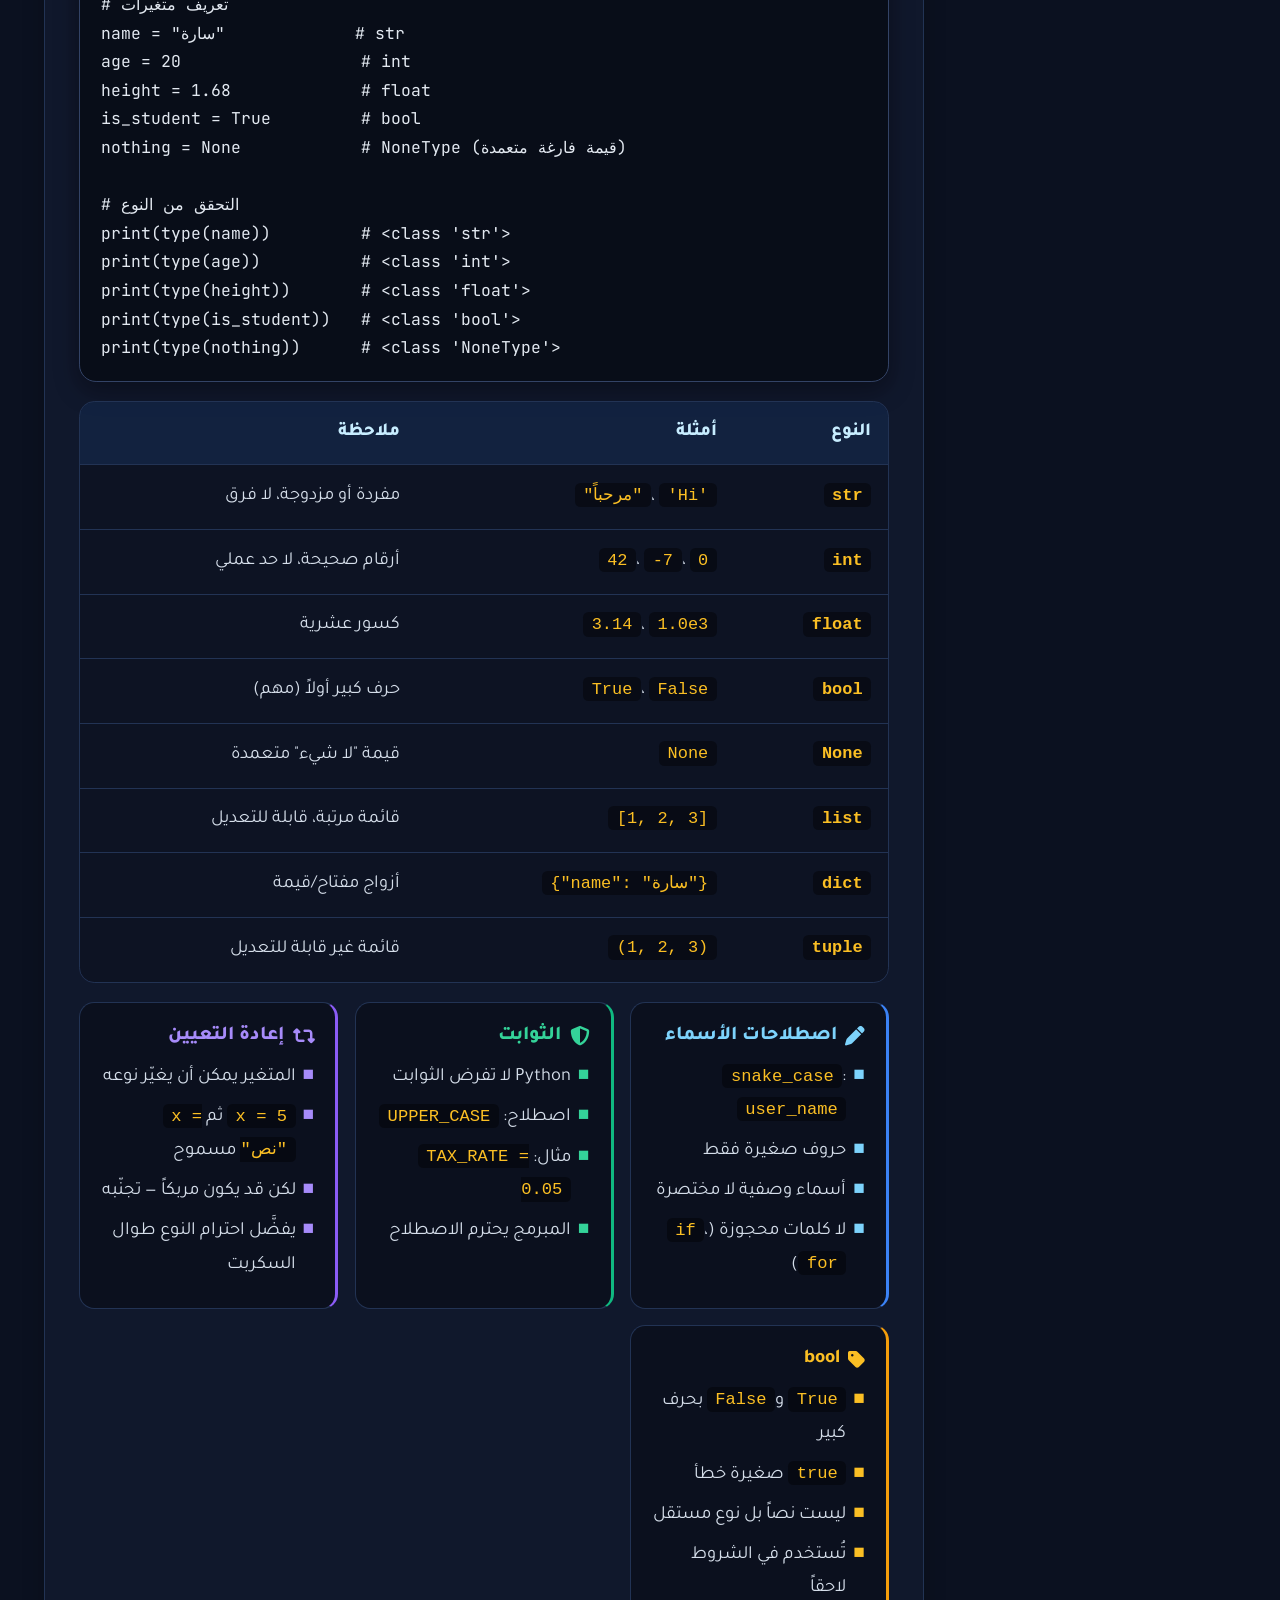
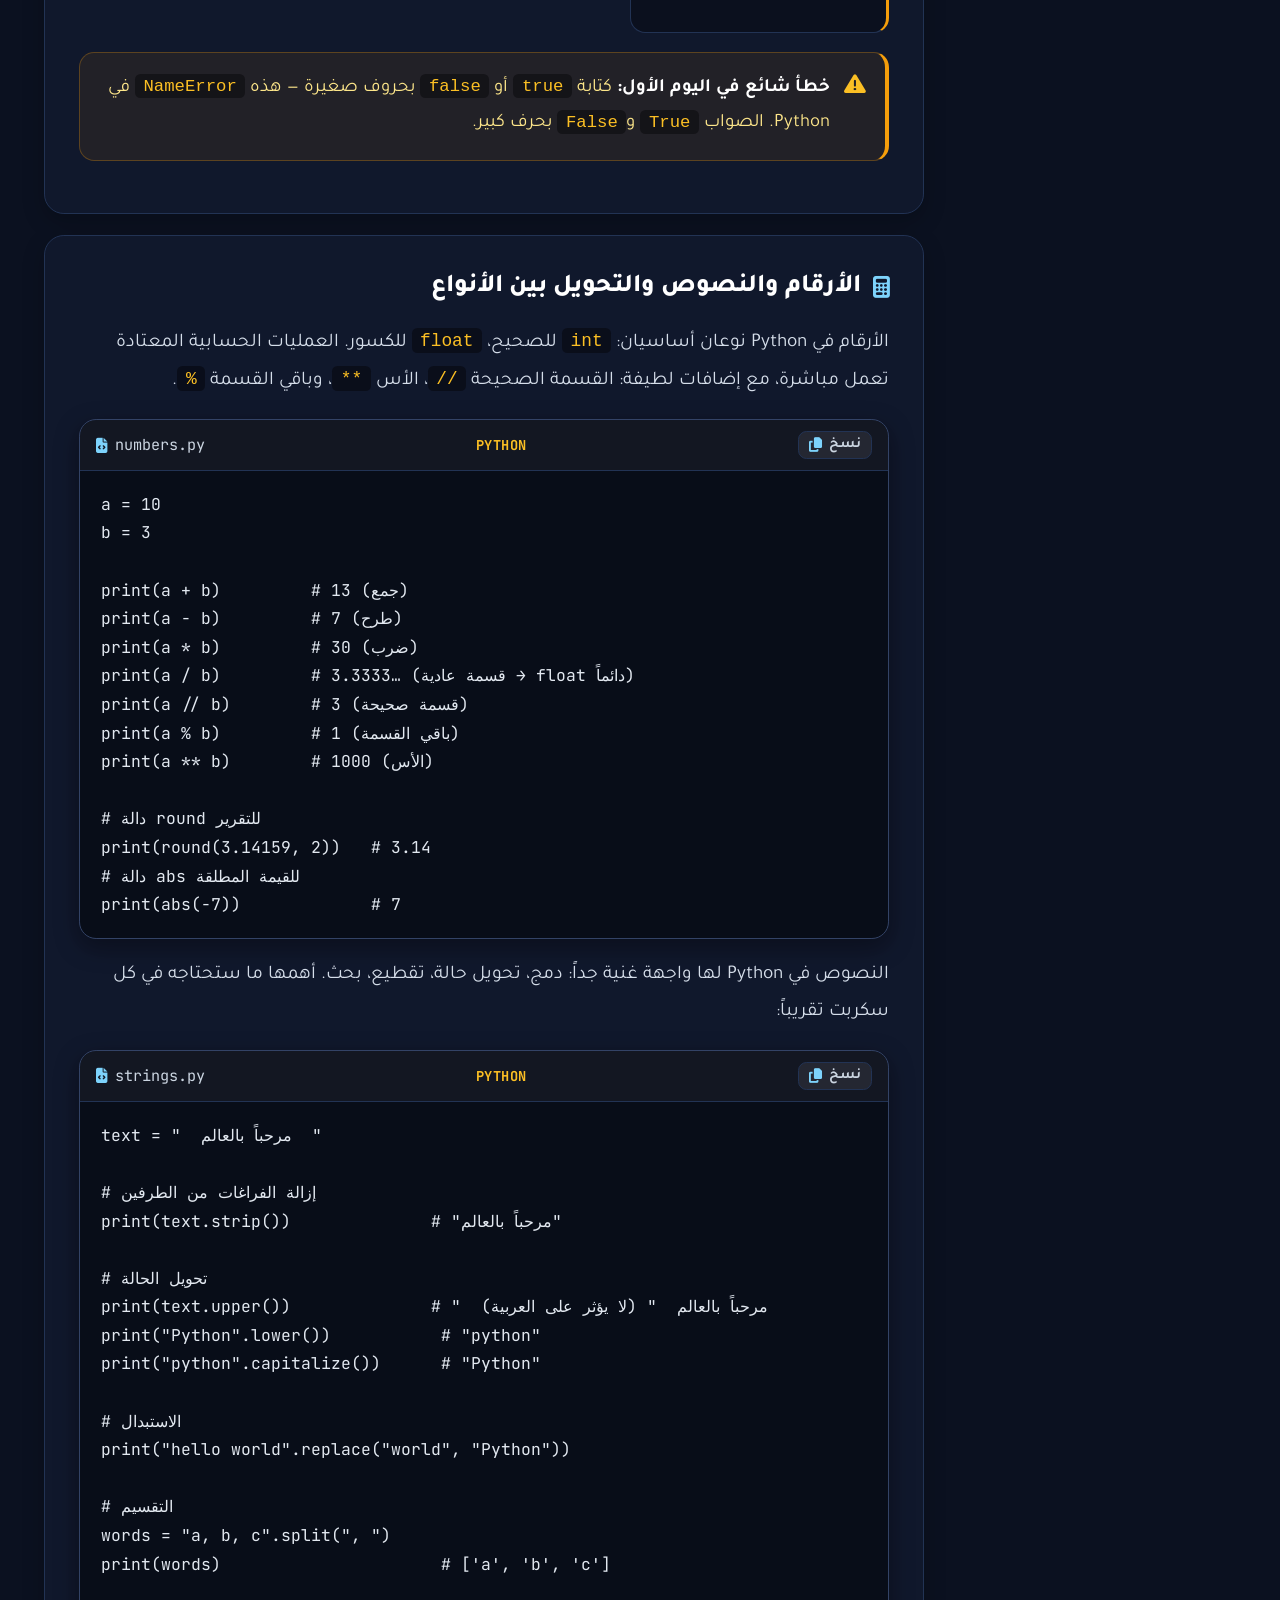
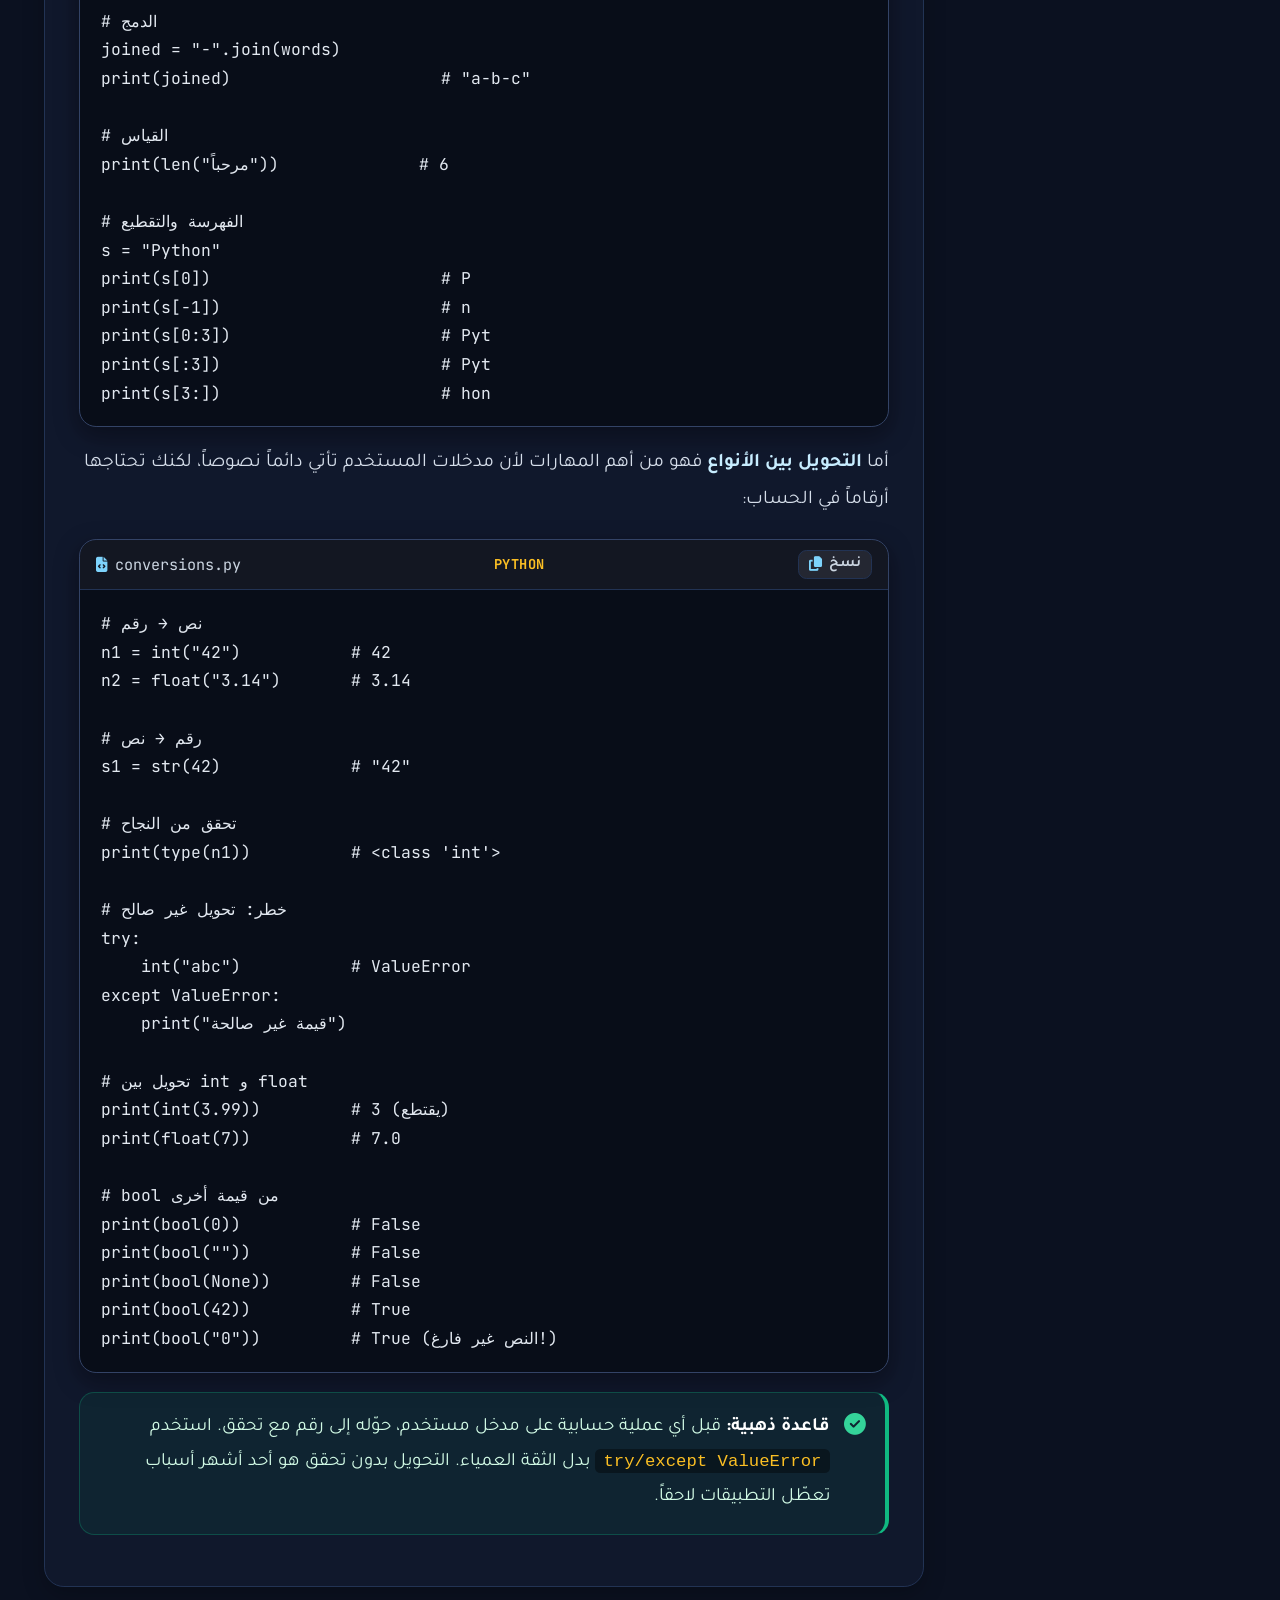
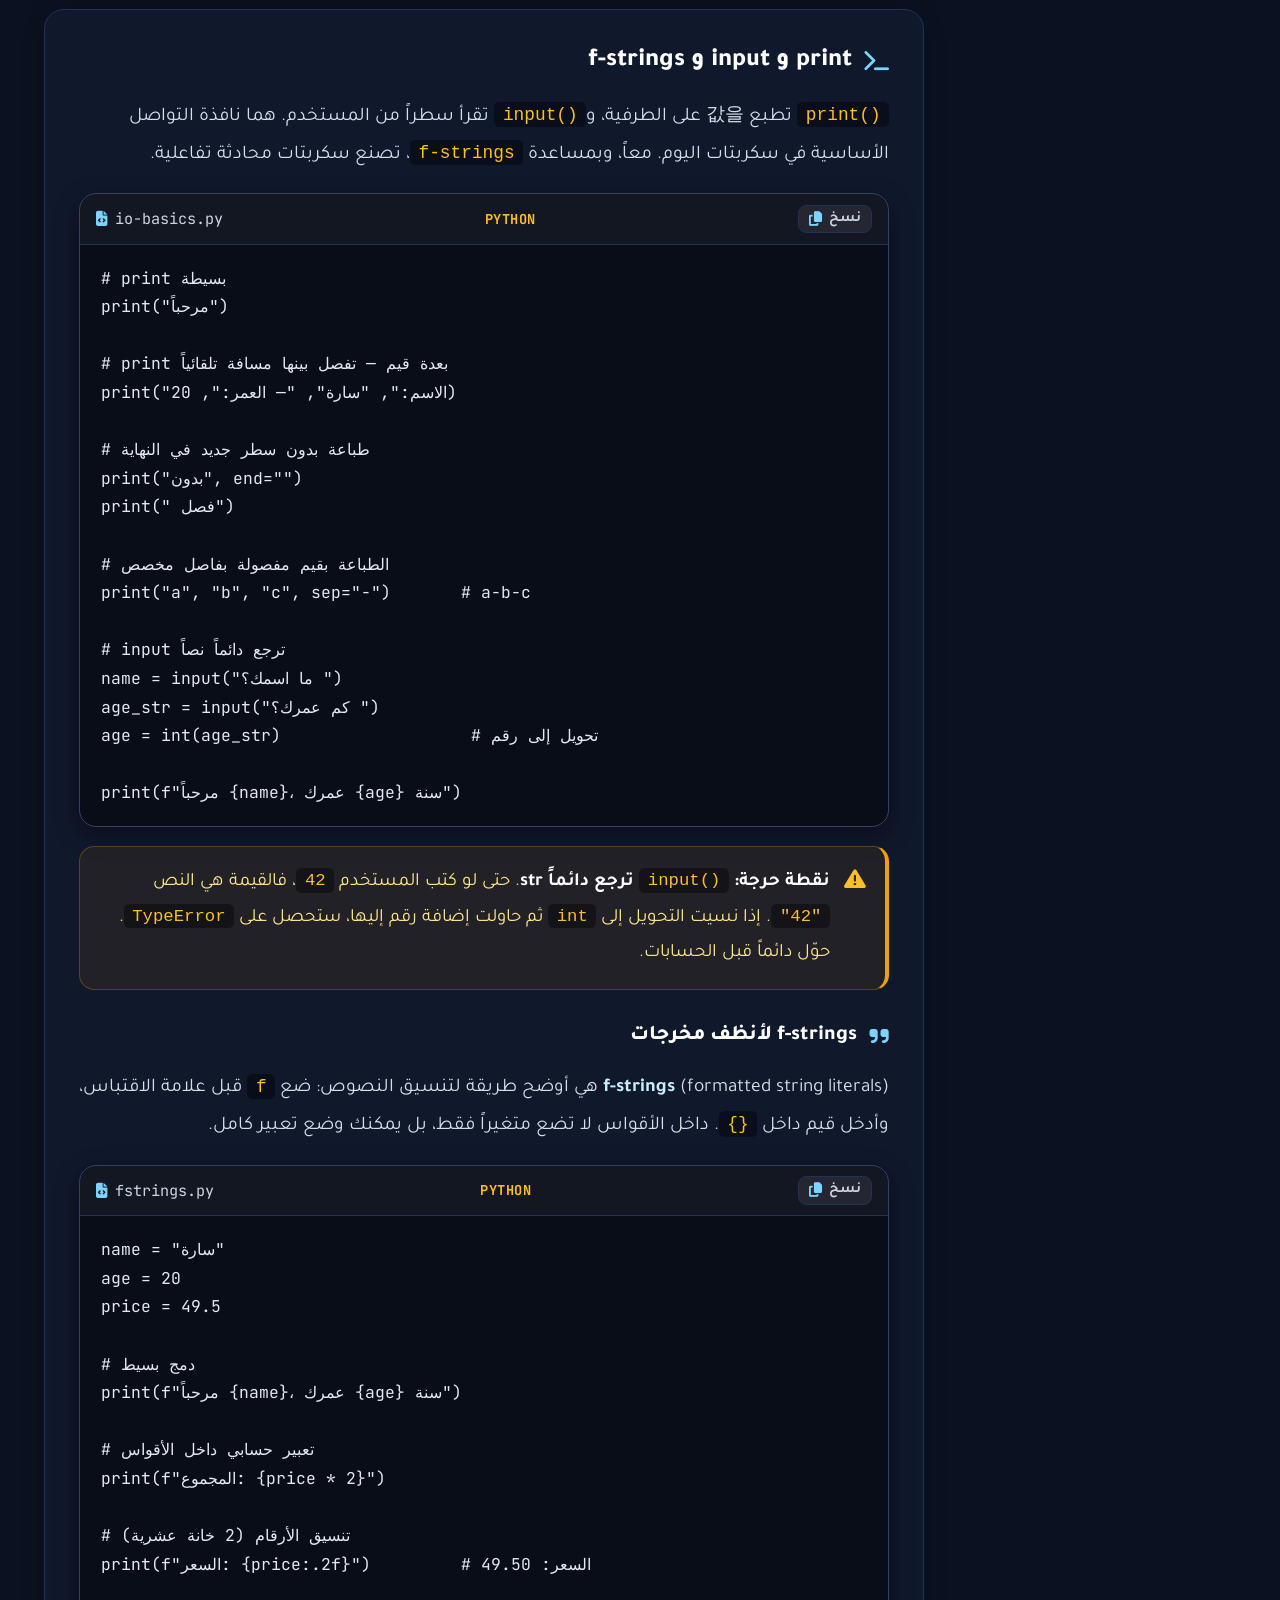
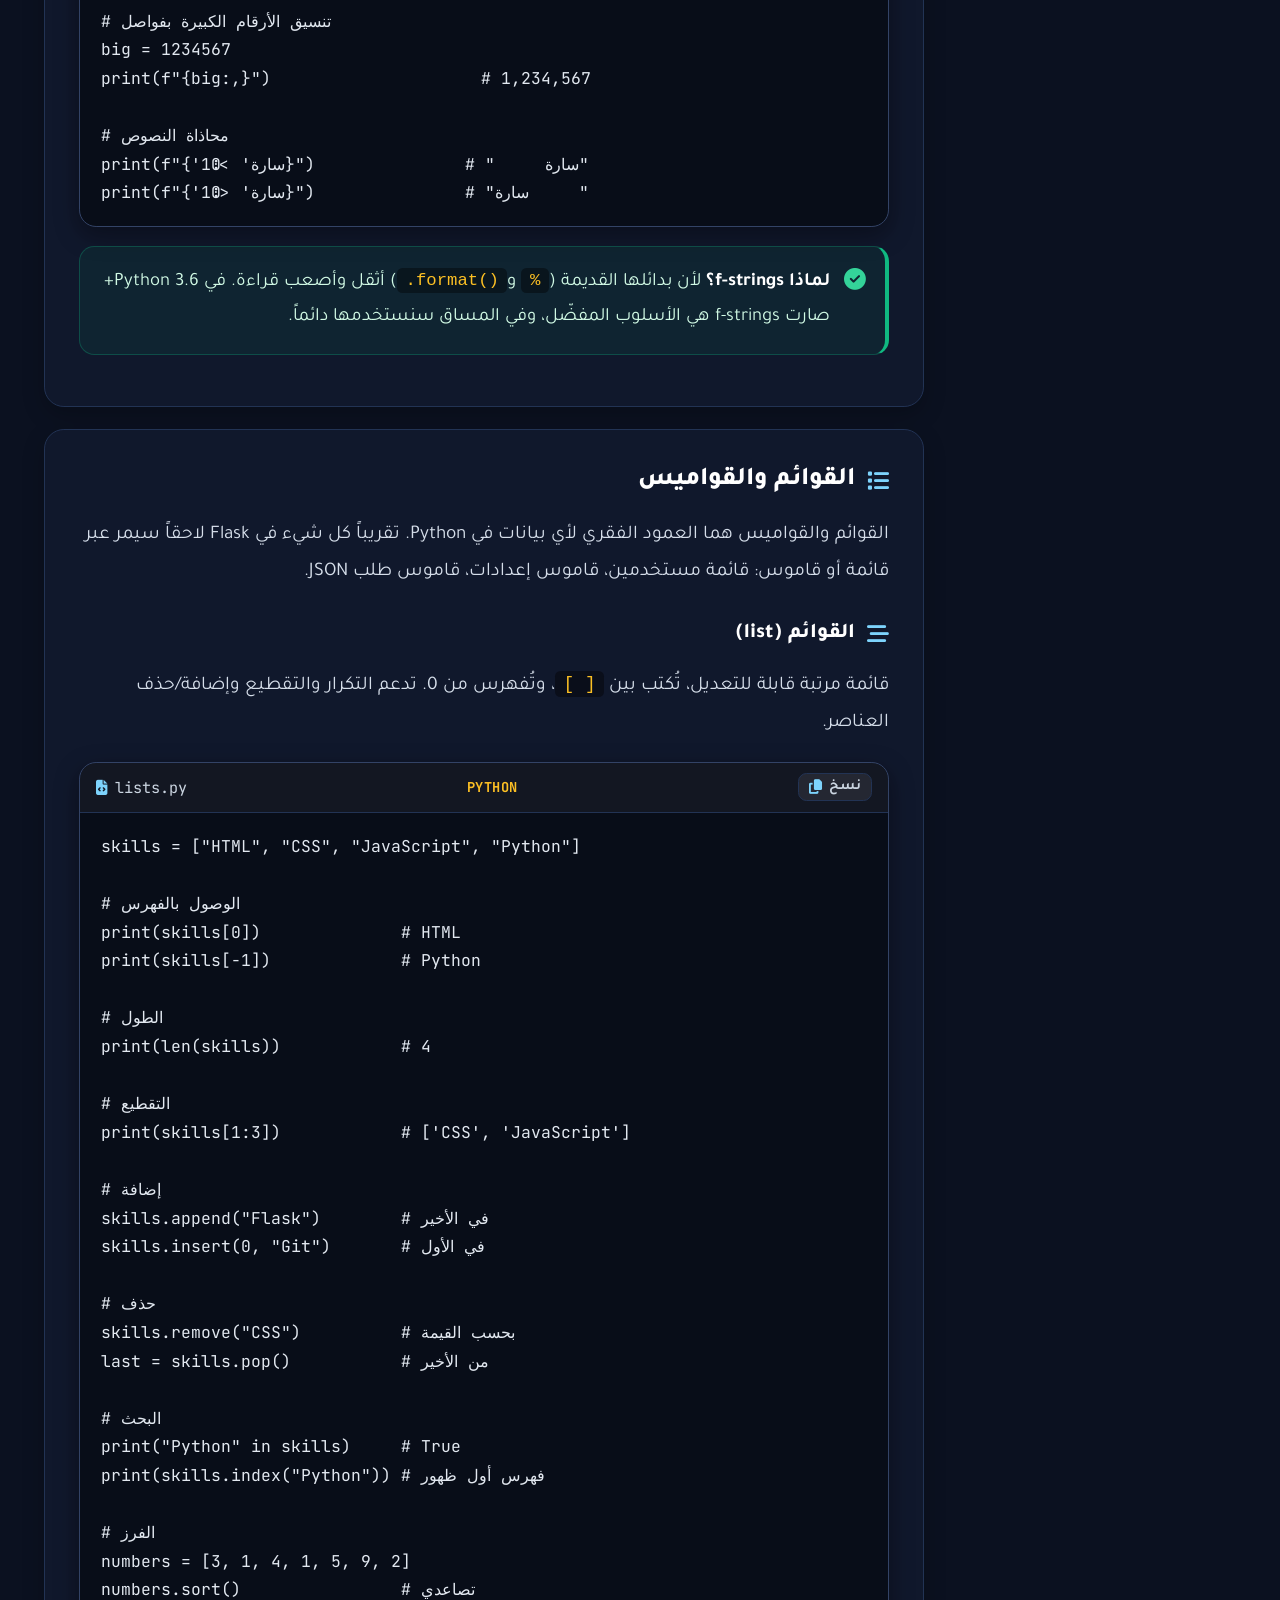
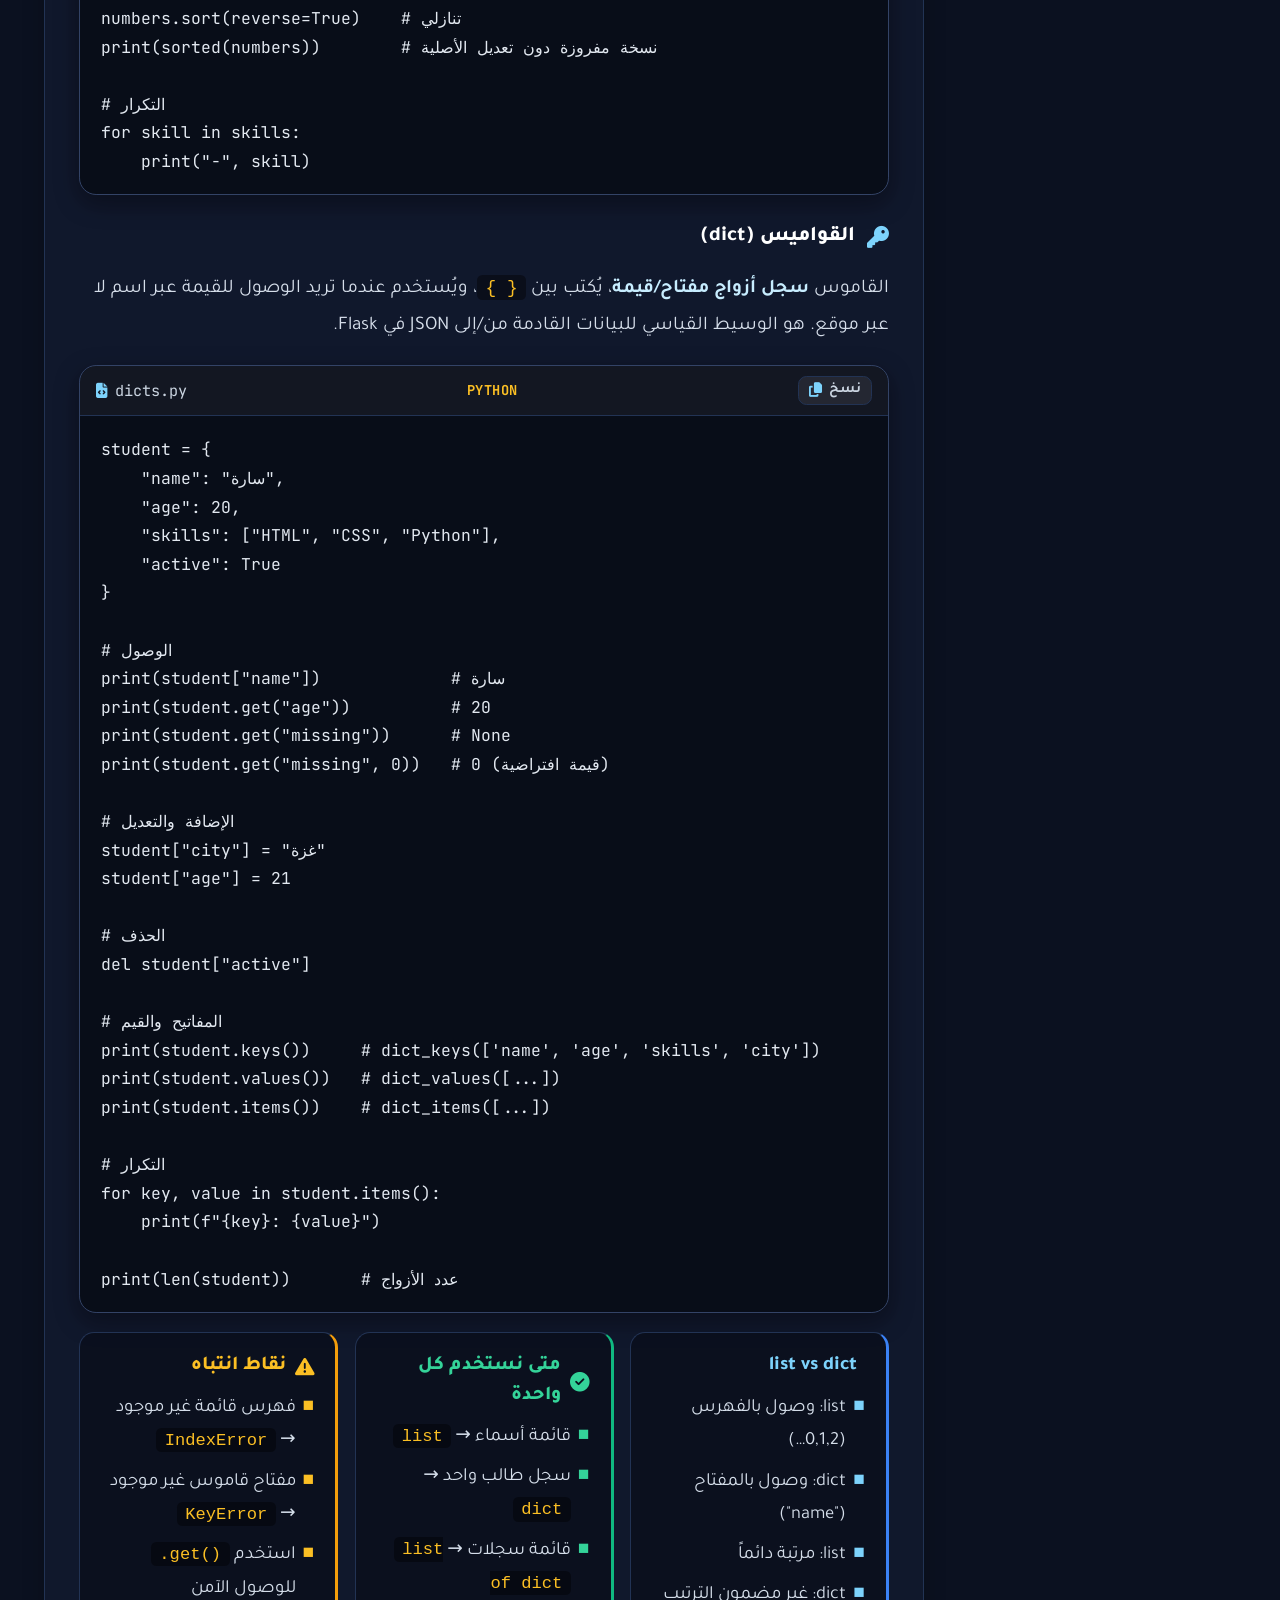
<file: lecture10.html>
<!DOCTYPE html>
<html lang="ar" dir="rtl">

<head>
    <meta charset="UTF-8">
    <meta name="viewport" content="width=device-width, initial-scale=1.0, user-scalable=yes">
    <title>المحاضرة 10 | مقدمة إلى Python — SYBS 2309</title>
    <meta name="theme-color" content="#0b1120">
    <meta name="description"
        content="المحاضرة العاشرة من مساق SYBS 2309: مقدمة إلى Python — تشغيل السكربتات من CLI وVS Code، المتغيرات وأسلوب snake_case، الأنواع المدمجة (str, int, float, bool, None)، print وinput والتحويل بين الأنواع بأمان، النصوص وf-strings، القوائم والقواميس، والتطبيق العملي: حاسبة بقشيش ومحول وحدات.">
    <link
        href="https://fonts.googleapis.com/css2?family=Tajawal:wght@400;500;700;800&family=JetBrains+Mono:wght@400;600&display=swap"
        rel="stylesheet">
    <link rel="stylesheet" href="https://cdnjs.cloudflare.com/ajax/libs/font-awesome/6.4.0/css/all.min.css">
    <link rel="stylesheet" href="style.css">
    <link rel="stylesheet" href="lecture.css">
    <link rel="icon"
        href="data:image/svg+xml,<svg xmlns='http://www.w3.org/2000/svg' viewBox='0 0 100 100'><text y='.9em' font-size='90'>🐍</text></svg>">
</head>

<body>
    <div class="bg-grid"></div>

    <a class="skip-link" href="#main-content">تجاوز إلى محتوى المحاضرة</a>

    <div class="container lecture-container">

        <!-- ================= BREADCRUMB ================= -->
        <nav class="breadcrumb" aria-label="مسار التنقل">
            <a href="index.html"><i class="fas fa-arrow-right"></i> الصفحة الرئيسية</a>
            <span aria-hidden="true">/</span>
            <span aria-current="page">المحاضرة 10</span>
        </nav>

        <!-- ================= LECTURE HERO ================= -->
        <header class="lecture-hero" id="top">
            <div class="course-badge">
                <i class="fas fa-code"></i> SYBS 2309 | دبلوم أمن المعلومات
            </div>
            <h1>المحاضرة 10: مقدمة إلى Python</h1>
            <p class="lecture-lead">
                نغادر الآن عالم الواجهة الأمامية للانتقال إلى <strong>برمجة جهة الخادم</strong>. لغة
                <strong>Python</strong> هي بوابتنا: لغة حديثة، سهلة القراءة، ولها حضور قوي في الأمن
                المعلوماتي وأتمتة المهام وخدمات الويب. في هذه المحاضرة نبدأ من الصفر: نثبّت Python
                ونعدّ VS Code، ثم نفهم الفرق بين <strong>REPL</strong> و<strong>ملفات السكربت</strong>،
                ونكتب أول برامجنا باستخدام <strong>المتغيرات</strong> و<strong>الأنواع المدمجة</strong>
                (<code>str</code>، <code>int</code>، <code>float</code>، <code>bool</code>،
                <code>None</code>)، ثم ندخل إلى <strong>print</strong> و<strong>input</strong>
                و<strong>التحويل الآمن بين الأنواع</strong>، ونتعلم <strong>f-strings</strong>
                لننسّق المخرجات، وننتهي بـ<strong>القوائم</strong> و<strong>القواميس</strong>
                — وهما العمود الفقري لأي بيانات لاحقاً في Flask. تطبيق المحاضرة: حاسبة بقشيش
                ومحوّل وحدات ومنسّق بيانات.
            </p>
            <div class="lecture-meta">
                <span><i class="fas fa-calendar-week"></i> الأسبوع 10</span>
                <span><i class="fas fa-clock"></i> 3 ساعات أكاديمية</span>
                <span><i class="fas fa-laptop-code"></i> مختبر معمّق</span>
                <span><i class="fas fa-layer-group"></i> المرحلة 2 · الواجهة الخلفية</span>
                <span><i class="fas fa-user-tie"></i> م. محمود خليل</span>
            </div>
            <div class="lecture-tools">
                <a class="tool-btn" href="script10.txt" download>
                    <i class="fas fa-file-arrow-down"></i> تحميل تفريغ الشرح الصوتي
                </a>
                <a class="tool-btn" href="script10.txt" target="_blank" rel="noopener">
                    <i class="fas fa-book-open-reader"></i> قراءة التفريغ
                </a>
            </div>
        </header>

        <div class="lecture-layout">

            <!-- ================= ASIDE / TOC ================= -->
            <aside class="lecture-aside" aria-label="محتويات المحاضرة">
                <nav class="toc-card" aria-labelledby="toc-title">
                    <h2 id="toc-title"><i class="fas fa-list-ul"></i> محتويات المحاضرة</h2>
                    <ol class="toc-list">
                        <li><a href="#objectives">أهداف المحاضرة ومخرجات التعلم</a></li>
                        <li><a href="#what-is-python">ما هي Python ولماذا نتعلمها</a></li>
                        <li><a href="#install-setup">تثبيت Python وإعداد بيئة العمل</a></li>
                        <li><a href="#run-python">تشغيل Python: REPL مقابل السكربتات</a></li>
                        <li><a href="#variables-types">المتغيرات والأنواع المدمجة</a></li>
                        <li><a href="#numbers-strings">الأرقام والنصوص والتحويل بين الأنواع</a></li>
                        <li><a href="#print-input">print و input و f-strings</a></li>
                        <li><a href="#lists-dicts">القوائم والقواميس</a></li>
                        <li><a href="#lab">التطبيق العملي</a></li>
                        <li><a href="#mistakes">أخطاء شائعة ونصائح</a></li>
                        <li><a href="#summary">ملخص المحاضرة</a></li>
                        <li><a href="#quick-check">تقييم سريع</a></li>
                    </ol>
                </nav>

                <div class="aside-note">
                    <strong>ملاحظة:</strong> هذه المحاضرة تفتح ملفاً جديداً تماماً بعد الامتحان النصفي.
                    لا تقلق إن بدت Python مختلفة عن JavaScript — هي <strong>أسهل قراءةً</strong>، لكن
                    اصطلاحاتها (snake_case، الإزاحة الإلزامية، عدم وجود أقواس معقوفة للكتل) تحتاج
                    تعوّداً في اليوم الأول.
                </div>
            </aside>

            <!-- ================= MAIN ================= -->
            <main id="main-content" class="lecture-main">

                <!-- Objectives -->
                <section class="lecture-section" id="objectives" aria-labelledby="objectives-title">
                    <h2 class="section-title" id="objectives-title">
                        <i class="fas fa-bullseye"></i> أهداف المحاضرة ومخرجات التعلم
                    </h2>
                    <p>
                        بنهاية هذه المحاضرة ستكون قادراً على تثبيت Python وتشغيلها من الطرفية ومن
                        VS Code، وتعريف متغيرات بأسلوب <code>snake_case</code>، والتمييز بين الأنواع
                        المدمجة الأساسية، وقراءة الإدخال وطباعة مخرجات منسّقة بـ<code>f-strings</code>،
                        والتحويل بين الأنواع بحذر، والتعامل مع القوائم والقواميس — وهذه كلها أساس
                        Flask لاحقاً.
                    </p>
                    <div class="concept-grid">
                        <div class="concept-card">
                            <h3><i class="fas fa-check-circle"></i> مخرجات معرفية</h3>
                            <ul>
                                <li>شرح الفرق بين REPL وملف السكربت</li>
                                <li>معرفة الأنواع المدمجة في Python</li>
                                <li>فهم أن <code>input()</code> ترجع دائماً نصاً</li>
                                <li>التمييز بين القائمة والقواميس واستخدامهما</li>
                                <li>إدراك أن الإزاحة (Indentation) جزء من الصياغة</li>
                            </ul>
                        </div>
                        <div class="concept-card green">
                            <h3><i class="fas fa-tools"></i> مخرجات عملية</h3>
                            <ul>
                                <li>تثبيت Python والتحقق من الإصدار</li>
                                <li>تشغيل سكربت من CLI ومن VS Code</li>
                                <li>كتابة سكربتات تحسب وتطبع وتقرأ مدخلات</li>
                                <li>استخدام <code>type()</code> للتحقق من النوع</li>
                                <li>تنسيق المخرجات بـ<code>f-strings</code></li>
                            </ul>
                        </div>
                        <div class="concept-card violet">
                            <h3><i class="fas fa-lightbulb"></i> قيمة مهنية</h3>
                            <ul>
                                <li>الاستعداد لكتابة منطق Flask</li>
                                <li>تجربة أتمتة مهام صغيرة بلغة Python</li>
                                <li>قراءة أخطاء Python وفهمها</li>
                                <li>بناء عادة كتابة كود نظيف مع تعليقات</li>
                            </ul>
                        </div>
                    </div>
                </section>

                <!-- What is Python -->
                <section class="lecture-section" id="what-is-python" aria-labelledby="python-title">
                    <h2 class="section-title" id="python-title">
                        <i class="fa-brands fa-python"></i> ما هي Python ولماذا نتعلمها
                    </h2>
                    <p>
                        <strong>Python</strong> لغة برمجة عالية المستوى، صمّمها <strong>Guido van Rossum</strong>
                        في أوائل التسعينيات، واشتهرت بقراءتها القريبة من اللغة الطبيعية. مبدؤها أن
                        الكود يُكتب مرة ويُقرأ عشر مرات، لذلك فضّلت الوضوح على الاختصار. اليوم لها
                        حضور قوي في <strong>تطوير الويب</strong> (Flask, Django)، و<strong>علم
                        البيانات</strong>، و<strong>الأمن المعلوماتي</strong>، و<strong>الأتمتة</strong>.
                    </p>
                    <p>
                        لماذا نختارها لجهة الخادم في هذا المساق؟ لأنها تتيح لنا التركيز على
                        <strong>مفاهيم الويب</strong> لا على تعقيد اللغة. Flask ذاته كلغة إطار
                        عمل صغير وواضح، ويفتح الباب لاحقاً لفهم Django وغيره.
                    </p>

                    <div class="concept-grid">
                        <div class="concept-card">
                            <h3><i class="fas fa-language"></i> سهولة القراءة</h3>
                            <ul>
                                <li>صياغة قريبة من الإنجليزية الطبيعية</li>
                                <li>أقواس معقوفة غائبة — الإزاحة تحدد الكتل</li>
                                <li>مكتبة قياسية ضخمة مدمجة</li>
                                <li>مناسبة للمبتدئين والمحترفين</li>
                            </ul>
                        </div>
                        <div class="concept-card green">
                            <h3><i class="fas fa-globe"></i> حضور قوي في الويب</h3>
                            <ul>
                                <li>Flask خفيف ومناسب للتعلّم</li>
                                <li>Django كامل وقوي للمشاريع الكبيرة</li>
                                <li>FastAPI حديث وسريع</li>
                                <li>مجتمع كبير وتوثيق ممتاز</li>
                            </ul>
                        </div>
                        <div class="concept-card violet">
                            <h3><i class="fas fa-shield-halved"></i> في أمن المعلومات</h3>
                            <ul>
                                <li>أتمتة اختبار الاختراق (بإذن)</li>
                                <li>تحليل السجلات والبيانات</li>
                                <li>كتابة أدوات فحص</li>
                                <li>معالجة النصوص والـ JSON بسهولة</li>
                            </ul>
                        </div>
                        <div class="concept-card warn">
                            <h3><i class="fas fa-info-circle"></i> Python 2 مقابل 3</h3>
                            <ul>
                                <li>Python 2 ميت دعماً</li>
                                <li>نستخدم Python 3 حصراً</li>
                                <li>أي درس يذكر Python 2 تجاهله</li>
                                <li>الإصدارات الحديثة: 3.10+</li>
                            </ul>
                        </div>
                    </div>

                    <div class="callout">
                        <i class="fas fa-circle-info"></i>
                        <div>
                            <strong>ملاحظة للطلبة ذوي خلفية JavaScript:</strong> ستلاحظ ثلاثة فروق جوهرية
                            منذ البداية: (1) الإزاحة ليست ذوقاً بل قاعدة إجبارية، (2) لا توجد أقواس
                            معقوفة للكتل، (3) اصطلاح الأسماء هو <code>snake_case</code> لا
                            <code>camelCase</code>.
                        </div>
                    </div>
                </section>

                <!-- Install setup -->
                <section class="lecture-section" id="install-setup" aria-labelledby="install-title">
                    <h2 class="section-title" id="install-title">
                        <i class="fas fa-download"></i> تثبيت Python وإعداد بيئة العمل
                    </h2>
                    <p>
                        نزّل Python من الموقع الرسمي <code>python.org</code>، واختر الإصدار 3.10 أو
                        أحدث. في Windows، لا تنسَ تفعيل خيار <strong>Add Python to PATH</strong> أثناء
                        التثبيت — بدونه لن تعمل أوامر <code>python</code> و<code>pip</code> من
                        الطرفية. في macOS وLinux غالباً Python 3 موجود مسبقاً كـ<code>python3</code>.
                    </p>

                    <div class="code-window">
                        <div class="code-head">
                            <span><i class="fas fa-terminal"></i> التحقق من التثبيت</span>
                            <span class="code-lang">SHELL</span>
                        </div>
                        <pre><code># في Windows
python --version
# أو
py --version

# في macOS / Linux
python3 --version

# تثبيت مكتبة خارجية (سنستخدمها لاحقاً لـ Flask)
pip install flask
# أو
pip3 install flask</code></pre>
                    </div>

                    <p>
                        بعد تثبيت Python، ثبّت إضافة <strong>Python extension</strong> في VS Code من
                        <strong>Microsoft</strong>. هذه الإضافة تعطيك إكمالاً تلقائياً، تنسيقاً،
                        وتصحيحاً (debugging) مدمجاً. ثم أضف إضافة <strong>Pylance</strong> لتحسين
                        تجربة الكتابة.
                    </p>

                    <div class="concept-grid">
                        <div class="concept-card">
                            <h3><i class="fas fa-folder-tree"></i> هيكل مجلد العمل</h3>
                            <ul>
                                <li>مجلد <code>python-course/</code> منفصل</li>
                                <li>ملف سكربت لكل تمرين</li>
                                <li>ملف <code>README.md</code> للتوثيق</li>
                                <li>مجلد <code>venv/</code> لاحقاً لمشروع Flask</li>
                            </ul>
                        </div>
                        <div class="concept-card green">
                            <h3><i class="fas fa-terminal"></i> طرفية مدمجة</h3>
                            <ul>
                                <li>افتحها بـ<kbd>Ctrl + `</kbd></li>
                                <li>نفس مجلد المشروع يعمل مباشرة</li>
                                <li>أسهل من التنقل في CMD/PowerShell</li>
                                <li>تشغيل السكربت مباشرة من الطرفية</li>
                            </ul>
                        </div>
                        <div class="concept-card warn">
                            <h3><i class="fas fa-triangle-exclamation"></i> مشاكل شائعة</h3>
                            <ul>
                                <li><code>python not found</code> → لم يُضف إلى PATH</li>
                                <li><code>py</code> تعمل و<code>python</code> لا → استخدم <code>py</code></li>
                                <li>صلاحيات Windows → شغّل التثبيت كمسؤول</li>
                                <li>مسارات عربية → تجنّبها في المجلد</li>
                            </ul>
                        </div>
                    </div>
                </section>

                <!-- Run Python -->
                <section class="lecture-section" id="run-python" aria-labelledby="run-title">
                    <h2 class="section-title" id="run-title">
                        <i class="fas fa-play"></i> تشغيل Python: REPL مقابل السكربتات
                    </h2>
                    <p>
                        Python تعمل بطريقتين أساسيتين: <strong>REPL</strong> (وضع تفاعلي) و<strong>ملفات
                        السكربت</strong> (ملفات <code>.py</code>). كلتاهما مفيدة، لكن لكل منهما سياقها.
                    </p>

                    <div class="table-wrap">
                        <table class="compare-table">
                            <thead>
                                <tr>
                                    <th>المحور</th>
                                    <th>REPL</th>
                                    <th>السكربت (.py)</th>
                                </tr>
                            </thead>
                            <tbody>
                                <tr>
                                    <td>طريقة الدخول</td>
                                    <td>اكتب <code>python</code> بدون اسم ملف</td>
                                    <td>اكتب <code>python script.py</code></td>
                                </tr>
                                <tr>
                                    <td>التنفيذ</td>
                                    <td>سطر بسطر، فوري</td>
                                    <td>الملف كاملاً</td>
                                </tr>
                                <tr>
                                    <td>الاستخدام الأنسب</td>
                                    <td>تجربة سريعة، استكشاف</td>
                                    <td>برامج حقيقية، تسليمات</td>
                                </tr>
                                <tr>
                                    <td>الحفظ</td>
                                    <td>لا يُحفظ بعد الإغلاق</td>
                                    <td>يُحفظ في الملف</td>
                                </tr>
                                <tr>
                                    <td>الخروج</td>
                                    <td><code>exit()</code> أو <kbd>Ctrl + D</kbd> أو <kbd>Ctrl + Z</kbd></td>
                                    <td>ينتهي تلقائياً</td>
                                </tr>
                            </tbody>
                        </table>
                    </div>

                    <div class="code-window">
                        <div class="code-head">
                            <span><i class="fas fa-terminal"></i> REPL — وضع تفاعلي</span>
                            <span class="code-lang">SHELL</span>
                        </div>
                        <pre><code>$ python3
Python 3.12.0 (main, Oct  2 2023)
Type "help", "copyright", "credits" or "license" for more information.
&gt;&gt;&gt; 2 + 3
5
&gt;&gt;&gt; print("مرحباً")
مرحباً
&gt;&gt;&gt; name = "سارة"
&gt;&gt;&gt; name.upper()
'سارة'
&gt;&gt;&gt; exit()
$</code></pre>
                    </div>

                    <p>
                        لاحظ العلامة <code>&gt;&gt;&gt;</code> التي تعني أنك داخل REPL. أي سطر تكتبه
                        يُنفَّذ فوراً ويُطبع ناتجه. لا يمكن أن تكتب كتلة متعددة الأسطر بسهولة في REPL
                        (رغم إمكانية ذلك بإدخال سطر فارغ). لهذا السكربتات هي الخيار الأصلي.
                    </p>

                    <div class="code-window">
                        <div class="code-head">
                            <span><i class="fas fa-file-code"></i> first.py — أول سكربت</span>
                            <span class="code-lang">PYTHON</span>
                        </div>
                        <pre><code># first.py — أول سكربت Python
print("مرحباً بك في Python")

# متغيرات بسيطة
name = "سارة"
age = 20
is_student = True

# طباعة باستخدام f-string
print(f"الاسم: {name} — العمر: {age} — طالب: {is_student}")</code></pre>
                    </div>

                    <div class="code-window">
                        <div class="code-head">
                            <span><i class="fas fa-terminal"></i> تشغيل السكربت</span>
                            <span class="code-lang">SHELL</span>
                        </div>
                        <pre><code>$ python3 first.py
مرحباً بك في Python
الاسم: سارة — العمر: 20 — طالب: True</code></pre>
                    </div>

                    <div class="callout success">
                        <i class="fas fa-circle-check"></i>
                        <div>
                            <strong>عادات جيدة منذ اليوم الأول:</strong> ابدأ كل سكربت بتعليق يوضح الهدف
                            والتاريخ. ثبّت الإزاحة على <strong>4 مسافات</strong> (لا Tab). سمّ الملفات
                            بأسماء وصفية بحروف صغيرة: <code>tip_calculator.py</code> لا
                            <code>test1.py</code>.
                        </div>
                    </div>

                    <div class="callout warn">
                        <i class="fas fa-triangle-exclamation"></i>
                        <div>
                            <strong>تحذير على المسارات:</strong> إذا كان مجلد مشروعك يحتوي مسافات أو
                            حروفاً عربية، فقد تفشل بعض أوامر <code>pip</code>. استخدم مجلداً إنجليزياً
                            قصيراً باسم <code>python-course</code>، وأنشئ السكربتات داخله.
                        </div>
                    </div>
                </section>

                <!-- Variables & types -->
                <section class="lecture-section" id="variables-types" aria-labelledby="variables-title">
                    <h2 class="section-title" id="variables-title">
                        <i class="fas fa-box"></i> المتغيرات والأنواع المدمجة
                    </h2>
                    <p>
                        المتغير في Python هو <strong>اسم مرتبط بكائن</strong>. لا تحتاج لتصريح نوعه —
                        Python تكتشفه من القيمة تلقائياً. هذا يجعل الكود أنظف، لكنه يحتّم عليك
                        الانتباه للنوع عند التحويل.
                    </p>

                    <div class="code-window">
                        <div class="code-head">
                            <span><i class="fas fa-file-code"></i> variables.py</span>
                            <span class="code-lang">PYTHON</span>
                        </div>
                        <pre><code># تعريف متغيرات
name = "سارة"             # str
age = 20                  # int
height = 1.68             # float
is_student = True         # bool
nothing = None            # NoneType (قيمة فارغة متعمدة)

# التحقق من النوع
print(type(name))         # &lt;class 'str'&gt;
print(type(age))          # &lt;class 'int'&gt;
print(type(height))       # &lt;class 'float'&gt;
print(type(is_student))   # &lt;class 'bool'&gt;
print(type(nothing))      # &lt;class 'NoneType'&gt;</code></pre>
                    </div>

                    <div class="table-wrap">
                        <table class="compare-table">
                            <thead>
                                <tr>
                                    <th>النوع</th>
                                    <th>أمثلة</th>
                                    <th>ملاحظة</th>
                                </tr>
                            </thead>
                            <tbody>
                                <tr>
                                    <td><code>str</code></td>
                                    <td><code>"مرحباً"</code>، <code>'Hi'</code></td>
                                    <td>مفردة أو مزدوجة، لا فرق</td>
                                </tr>
                                <tr>
                                    <td><code>int</code></td>
                                    <td><code>42</code>، <code>-7</code>، <code>0</code></td>
                                    <td>أرقام صحيحة، لا حد عملي</td>
                                </tr>
                                <tr>
                                    <td><code>float</code></td>
                                    <td><code>3.14</code>، <code>1.0e3</code></td>
                                    <td>كسور عشرية</td>
                                </tr>
                                <tr>
                                    <td><code>bool</code></td>
                                    <td><code>True</code>، <code>False</code></td>
                                    <td>حرف كبير أولاً (مهم)</td>
                                </tr>
                                <tr>
                                    <td><code>None</code></td>
                                    <td><code>None</code></td>
                                    <td>قيمة "لا شيء" متعمدة</td>
                                </tr>
                                <tr>
                                    <td><code>list</code></td>
                                    <td><code>[1, 2, 3]</code></td>
                                    <td>قائمة مرتبة، قابلة للتعديل</td>
                                </tr>
                                <tr>
                                    <td><code>dict</code></td>
                                    <td><code>{"name": "سارة"}</code></td>
                                    <td>أزواج مفتاح/قيمة</td>
                                </tr>
                                <tr>
                                    <td><code>tuple</code></td>
                                    <td><code>(1, 2, 3)</code></td>
                                    <td>قائمة غير قابلة للتعديل</td>
                                </tr>
                            </tbody>
                        </table>
                    </div>

                    <div class="concept-grid">
                        <div class="concept-card">
                            <h3><i class="fas fa-pen"></i> اصطلاحات الأسماء</h3>
                            <ul>
                                <li><code>snake_case</code>: <code>user_name</code></li>
                                <li>حروف صغيرة فقط</li>
                                <li>أسماء وصفية لا مختصرة</li>
                                <li>لا كلمات محجوزة (<code>if</code>، <code>for</code>)</li>
                            </ul>
                        </div>
                        <div class="concept-card green">
                            <h3><i class="fas fa-shield-halved"></i> الثوابت</h3>
                            <ul>
                                <li>Python لا تفرض الثوابت</li>
                                <li>اصطلاح: <code>UPPER_CASE</code></li>
                                <li>مثال: <code>TAX_RATE = 0.05</code></li>
                                <li>المبرمج يحترم الاصطلاح</li>
                            </ul>
                        </div>
                        <div class="concept-card violet">
                            <h3><i class="fas fa-retweet"></i> إعادة التعيين</h3>
                            <ul>
                                <li>المتغير يمكن أن يغيّر نوعه</li>
                                <li><code>x = 5</code> ثم <code>x = "نص"</code> مسموح</li>
                                <li>لكن قد يكون مربكاً — تجنّبه</li>
                                <li>يفضَّل احترام النوع طوال السكربت</li>
                            </ul>
                        </div>
                        <div class="concept-card warn">
                            <h3><i class="fas fa-tag"></i> bool</h3>
                            <ul>
                                <li><code>True</code> و<code>False</code> بحرف كبير</li>
                                <li><code>true</code> صغيرة خطأ</li>
                                <li>ليست نصاً بل نوع مستقل</li>
                                <li>تُستخدم في الشروط لاحقاً</li>
                            </ul>
                        </div>
                    </div>

                    <div class="callout warn">
                        <i class="fas fa-triangle-exclamation"></i>
                        <div>
                            <strong>خطأ شائع في اليوم الأول:</strong> كتابة <code>true</code> أو
                            <code>false</code> بحروف صغيرة — هذه <code>NameError</code> في Python.
                            الصواب <code>True</code> و<code>False</code> بحرف كبير.
                        </div>
                    </div>
                </section>

                <!-- Numbers & Strings -->
                <section class="lecture-section" id="numbers-strings" aria-labelledby="numbers-title">
                    <h2 class="section-title" id="numbers-title">
                        <i class="fas fa-calculator"></i> الأرقام والنصوص والتحويل بين الأنواع
                    </h2>
                    <p>
                        الأرقام في Python نوعان أساسيان: <code>int</code> للصحيح، <code>float</code>
                        للكسور. العمليات الحسابية المعتادة تعمل مباشرة، مع إضافات لطيفة: القسمة الصحيحة
                        <code>//</code>، الأس <code>**</code>، وباقي القسمة <code>%</code>.
                    </p>

                    <div class="code-window">
                        <div class="code-head">
                            <span><i class="fas fa-file-code"></i> numbers.py</span>
                            <span class="code-lang">PYTHON</span>
                        </div>
                        <pre><code>a = 10
b = 3

print(a + b)         # 13 (جمع)
print(a - b)         # 7 (طرح)
print(a * b)         # 30 (ضرب)
print(a / b)         # 3.3333… (قسمة عادية → float دائماً)
print(a // b)        # 3 (قسمة صحيحة)
print(a % b)         # 1 (باقي القسمة)
print(a ** b)        # 1000 (الأس)

# دالة round للتقرير
print(round(3.14159, 2))   # 3.14
# دالة abs للقيمة المطلقة
print(abs(-7))             # 7</code></pre>
                    </div>

                    <p>
                        النصوص في Python لها واجهة غنية جداً: دمج، تحويل حالة، تقطيع، بحث.
                        أهمها ما ستحتاجه في كل سكربت تقريباً:
                    </p>

                    <div class="code-window">
                        <div class="code-head">
                            <span><i class="fas fa-file-code"></i> strings.py</span>
                            <span class="code-lang">PYTHON</span>
                        </div>
                        <pre><code>text = "  مرحباً بالعالم  "

# إزالة الفراغات من الطرفين
print(text.strip())              # "مرحباً بالعالم"

# تحويل الحالة
print(text.upper())              # "  مرحباً بالعالم  " (لا يؤثر على العربية)
print("Python".lower())           # "python"
print("python".capitalize())      # "Python"

# الاستبدال
print("hello world".replace("world", "Python"))

# التقسيم
words = "a, b, c".split(", ")
print(words)                      # ['a', 'b', 'c']

# الدمج
joined = "-".join(words)
print(joined)                     # "a-b-c"

# القياس
print(len("مرحباً"))              # 6

# الفهرسة والتقطيع
s = "Python"
print(s[0])                       # P
print(s[-1])                      # n
print(s[0:3])                     # Pyt
print(s[:3])                      # Pyt
print(s[3:])                      # hon</code></pre>
                    </div>

                    <p>
                        أما <strong>التحويل بين الأنواع</strong> فهو من أهم المهارات لأن مدخلات
                        المستخدم تأتي دائماً نصوصاً، لكنك تحتاجها أرقاماً في الحساب:
                    </p>

                    <div class="code-window">
                        <div class="code-head">
                            <span><i class="fas fa-file-code"></i> conversions.py</span>
                            <span class="code-lang">PYTHON</span>
                        </div>
                        <pre><code># نص → رقم
n1 = int("42")           # 42
n2 = float("3.14")       # 3.14

# رقم → نص
s1 = str(42)             # "42"

# تحقق من النجاح
print(type(n1))          # &lt;class 'int'&gt;

# خطر: تحويل غير صالح
try:
    int("abc")           # ValueError
except ValueError:
    print("قيمة غير صالحة")

# تحويل بين int و float
print(int(3.99))         # 3 (يقتطع)
print(float(7))          # 7.0

# bool من قيمة أخرى
print(bool(0))           # False
print(bool(""))          # False
print(bool(None))        # False
print(bool(42))          # True
print(bool("0"))         # True (النص غير فارغ!)</code></pre>
                    </div>

                    <div class="callout success">
                        <i class="fas fa-circle-check"></i>
                        <div>
                            <strong>قاعدة ذهبية:</strong> قبل أي عملية حسابية على مدخل مستخدم، حوّله
                            إلى رقم مع تحقق. استخدم <code>try/except ValueError</code> بدل الثقة
                            العمياء. التحويل بدون تحقق هو أحد أشهر أسباب تعطّل التطبيقات لاحقاً.
                        </div>
                    </div>
                </section>

                <!-- Print, Input, f-strings -->
                <section class="lecture-section" id="print-input" aria-labelledby="print-title">
                    <h2 class="section-title" id="print-title">
                        <i class="fas fa-terminal"></i> print و input و f-strings
                    </h2>
                    <p>
                        <code>print()</code> تطبع 값을 على الطرفية، و<code>input()</code> تقرأ سطراً
                        من المستخدم. هما نافذة التواصل الأساسية في سكربتات اليوم. معاً، وبمساعدة
                        <code>f-strings</code>، تصنع سكربتات محادثة تفاعلية.
                    </p>

                    <div class="code-window">
                        <div class="code-head">
                            <span><i class="fas fa-file-code"></i> io-basics.py</span>
                            <span class="code-lang">PYTHON</span>
                        </div>
                        <pre><code># print بسيطة
print("مرحباً")

# print بعدة قيم — تفصل بينها مسافة تلقائياً
print("الاسم:", "سارة", "— العمر:", 20)

# طباعة بدون سطر جديد في النهاية
print("بدون", end="")
print(" فصل")

# الطباعة بقيم مفصولة بفاصل مخصص
print("a", "b", "c", sep="-")       # a-b-c

# input ترجع دائماً نصاً
name = input("ما اسمك؟ ")
age_str = input("كم عمرك؟ ")
age = int(age_str)                   # تحويل إلى رقم

print(f"مرحباً {name}، عمرك {age} سنة")</code></pre>
                    </div>

                    <div class="callout warn">
                        <i class="fas fa-triangle-exclamation"></i>
                        <div>
                            <strong>نقطة حرجة:</strong> <code>input()</code> <strong>ترجع دائماً str</strong>.
                            حتى لو كتب المستخدم <code>42</code>، فالقيمة هي النص <code>"42"</code>.
                            إذا نسيت التحويل إلى <code>int</code> ثم حاولت إضافة رقم إليها، ستحصل
                            على <code>TypeError</code>. حوّل دائماً قبل الحسابات.
                        </div>
                    </div>

                    <h3 class="section-title" style="font-size:1.1rem;margin-top:1.6rem;">
                        <i class="fas fa-quote-right"></i> f-strings لأنظف مخرجات
                    </h3>
                    <p>
                        <strong>f-strings</strong> (formatted string literals) هي أوضح طريقة لتنسيق النصوص:
                        ضع <code>f</code> قبل علامة الاقتباس، وأدخل قيم داخل <code>{}</code>.
                        داخل الأقواس لا تضع متغيراً فقط، بل يمكنك وضع تعبير كامل.
                    </p>

                    <div class="code-window">
                        <div class="code-head">
                            <span><i class="fas fa-file-code"></i> fstrings.py</span>
                            <span class="code-lang">PYTHON</span>
                        </div>
                        <pre><code>name = "سارة"
age = 20
price = 49.5

# دمج بسيط
print(f"مرحباً {name}، عمرك {age} سنة")

# تعبير حسابي داخل الأقواس
print(f"المجموع: {price * 2}")

# تنسيق الأرقام (2 خانة عشرية)
print(f"السعر: {price:.2f}")         # السعر: 49.50

# تنسيق الأرقام الكبيرة بفواصل
big = 1234567
print(f"{big:,}")                     # 1,234,567

# محاذاة النصوص
print(f"{'سارة':&gt;10}")               # "     سارة"
print(f"{'سارة':&lt;10}")               # "سارة     "</code></pre>
                    </div>

                    <div class="callout success">
                        <i class="fas fa-circle-check"></i>
                        <div>
                            <strong>لماذا f-strings؟</strong> لأن بدائلها القديمة
                            (<code>%</code> و<code>.format()</code>) أثقل وأصعب قراءة. في Python 3.6+
                            صارت f-strings هي الأسلوب المفضّل، وفي المساق سنستخدمها دائماً.
                        </div>
                    </div>
                </section>

                <!-- Lists & Dicts -->
                <section class="lecture-section" id="lists-dicts" aria-labelledby="lists-title">
                    <h2 class="section-title" id="lists-title">
                        <i class="fas fa-list"></i> القوائم والقواميس
                    </h2>
                    <p>
                        القوائم والقواميس هما العمود الفقري لأي بيانات في Python. تقريباً كل شيء في
                        Flask لاحقاً سيمر عبر قائمة أو قاموس: قائمة مستخدمين، قاموس إعدادات، قاموس
                        طلب JSON.
                    </p>

                    <h3 class="section-title" style="font-size:1.1rem;margin-top:1.4rem;">
                        <i class="fas fa-bars-staggered"></i> القوائم (list)
                    </h3>
                    <p>
                        قائمة مرتبة قابلة للتعديل، تُكتب بين <code>[ ]</code>، وتُفهرس من 0. تدعم
                        التكرار والتقطيع وإضافة/حذف العناصر.
                    </p>

                    <div class="code-window">
                        <div class="code-head">
                            <span><i class="fas fa-file-code"></i> lists.py</span>
                            <span class="code-lang">PYTHON</span>
                        </div>
                        <pre><code>skills = ["HTML", "CSS", "JavaScript", "Python"]

# الوصول بالفهرس
print(skills[0])              # HTML
print(skills[-1])             # Python

# الطول
print(len(skills))            # 4

# التقطيع
print(skills[1:3])            # ['CSS', 'JavaScript']

# إضافة
skills.append("Flask")        # في الأخير
skills.insert(0, "Git")       # في الأول

# حذف
skills.remove("CSS")          # بحسب القيمة
last = skills.pop()           # من الأخير

# البحث
print("Python" in skills)     # True
print(skills.index("Python")) # فهرس أول ظهور

# الفرز
numbers = [3, 1, 4, 1, 5, 9, 2]
numbers.sort()                # تصاعدي
numbers.sort(reverse=True)    # تنازلي
print(sorted(numbers))        # نسخة مفروزة دون تعديل الأصلية

# التكرار
for skill in skills:
    print("-", skill)</code></pre>
                    </div>

                    <h3 class="section-title" style="font-size:1.1rem;margin-top:1.4rem;">
                        <i class="fas fa-key"></i> القواميس (dict)
                    </h3>
                    <p>
                        القاموس <strong>سجل أزواج مفتاح/قيمة</strong>، يُكتب بين <code>{ }</code>،
                        ويُستخدم عندما تريد الوصول للقيمة عبر اسم لا عبر موقع. هو الوسيط القياسي
                        للبيانات القادمة من/إلى JSON في Flask.
                    </p>

                    <div class="code-window">
                        <div class="code-head">
                            <span><i class="fas fa-file-code"></i> dicts.py</span>
                            <span class="code-lang">PYTHON</span>
                        </div>
                        <pre><code>student = {
    "name": "سارة",
    "age": 20,
    "skills": ["HTML", "CSS", "Python"],
    "active": True
}

# الوصول
print(student["name"])             # سارة
print(student.get("age"))          # 20
print(student.get("missing"))      # None
print(student.get("missing", 0))   # 0 (قيمة افتراضية)

# الإضافة والتعديل
student["city"] = "غزة"
student["age"] = 21

# الحذف
del student["active"]

# المفاتيح والقيم
print(student.keys())     # dict_keys(['name', 'age', 'skills', 'city'])
print(student.values())   # dict_values([...])
print(student.items())    # dict_items([...])

# التكرار
for key, value in student.items():
    print(f"{key}: {value}")

print(len(student))       # عدد الأزواج</code></pre>
                    </div>

                    <div class="concept-grid">
                        <div class="concept-card">
                            <h3><i class="fas fa-key-fill"></i> list vs dict</h3>
                            <ul>
                                <li>list: وصول بالفهرس (0,1,2…)</li>
                                <li>dict: وصول بالمفتاح ("name")</li>
                                <li>list: مرتبة دائماً</li>
                                <li>dict: غير مضمون الترتيب قبل Python 3.7</li>
                            </ul>
                        </div>
                        <div class="concept-card green">
                            <h3><i class="fas fa-circle-check"></i> متى نستخدم كل واحدة</h3>
                            <ul>
                                <li>قائمة أسماء → <code>list</code></li>
                                <li>سجل طالب واحد → <code>dict</code></li>
                                <li>قائمة سجلات → <code>list of dict</code></li>
                                <li>إعدادات التطبيق → <code>dict</code></li>
                            </ul>
                        </div>
                        <div class="concept-card warn">
                            <h3><i class="fas fa-triangle-exclamation"></i> نقاط انتباه</h3>
                            <ul>
                                <li>فهرس قائمة غير موجود → <code>IndexError</code></li>
                                <li>مفتاح قاموس غير موجود → <code>KeyError</code></li>
                                <li>استخدم <code>.get()</code> للوصول الآمن</li>
                                <li>لا تعدّل قائمة أثناء المرور عليها</li>
                            </ul>
                        </div>
                    </div>
                </section>

                <!-- Lab -->
                <section class="lecture-section" id="lab" aria-labelledby="lab-title">
                    <h2 class="section-title" id="lab-title">
                        <i class="fas fa-flask"></i> التطبيق العملي
                    </h2>
                    <p>
                        المطلوب ثلاثة سكربتات منفصلة، كل واحد يعالج موضوعاً. اكتبها بنفسك (لا
                        تنسخ)، وشغّلها من الطرفية ومن VS Code، وراقب المخرجات.
                    </p>

                    <div class="lab-box">
                        <h3><i class="fas fa-list-check"></i> تطبيق المحاضرة 10</h3>
                        <ol>
                            <li>أنشئ مجلد <code>python-course/</code> وافتحه في VS Code.</li>
                            <li><strong>السكربت الأول — حاسبة بقشيش:</strong> <code>tip_calculator.py</code>
                                <ul>
                                    <li>اقرأ <code>bill</code> و<code>tip_percent</code> من <code>input()</code>.</li>
                                    <li>تحقق من صلاحية الأرقام بـ<code>try/except</code>.</li>
                                    <li>احسب <code>tip</code> و<code>total</code>.</li>
                                    <li>اطبع النتيجة بـ<code>f-string</code> بخانتين عشريتين.</li>
                                </ul>
                            </li>
                            <li><strong>السكربت الثاني — محوّل وحدات:</strong> <code>unit_converter.py</code>
                                <ul>
                                    <li>اسأل المستخدم: قيمة، ونوع التحويل (C→F أو F→C).</li>
                                    <li>ابدأ بقائمة <code>list</code> للخيارات المتاحة.</li>
                                    <li>استخدم <code>if/elif/else</code> للتحويل.</li>
                                    <li>اطبع النتيجة بخطأ واضح عند مدخل خاطئ.</li>
                                </ul>
                            </li>
                            <li><strong>السكربت الثالث — منسّق بيانات:</strong> <code>profile_formatter.py</code>
                                <ul>
                                    <li>أنشئ قاموس <code>dict</code> فيه: name، age، city.</li>
                                    <li>اطلب من المستخدم إدخال ثلاث قيم.</li>
                                    <li>حدّث القاموس ثم اطبعه بـ<code>f-strings</code> منسقاً.</li>
                                    <li>أضف قائمة <code>list</code> للمهارات واطبعها كقائمة نقطية.</li>
                                </ul>
                            </li>
                            <li>شغّل كل سكربت من CLI: <code>python filename.py</code>.</li>
                            <li>شغّل مرة أخرى من VS Code (زر Run أو <kbd>F5</kbd>).</li>
                            <li>جرّب مدخلات خاطئة (نص حيث يُتوقع رقم)، ولاحظ كيف يلتقطها
                                <code>try/except</code> دون انهيار.</li>
                            <li>أرفق الملفات الثلاثة، وصورة من مخرجات الطرفية لكل سكربت.</li>
                        </ol>
                    </div>

                    <div class="code-window">
                        <div class="code-head">
                            <span><i class="fas fa-file-code"></i> tip_calculator.py — نموذج البداية</span>
                            <span class="code-lang">PYTHON</span>
                        </div>
                        <pre><code># tip_calculator.py
print("=== حاسبة البقشيش ===")

try:
    bill = float(input("قيمة الفاتورة: "))
    tip_percent = float(input("نسبة البقشيش (%): "))
except ValueError:
    print("خطأ: يُرجى إدخال أرقام صحيحة.")
    exit(1)

if bill &lt;= 0 or tip_percent &lt; 0:
    print("خطأ: القيم يجب أن تكون موجبة.")
    exit(1)

tip = bill * tip_percent / 100
total = bill + tip

print(f"الفاتورة:   {bill:.2f}")
print(f"البقشيش:    {tip:.2f}")
print(f"المجموع:    {total:.2f}")</code></pre>
                    </div>

                    <div class="callout success">
                        <i class="fas fa-circle-check"></i>
                        <div>
                            <strong>معيار الإنجاز:</strong> السكربتات الثلاثة تعمل بلا توقف عند
                            مدخلات صحيحة، وتتعامل مع المدخلات الخاطئة بلا انهيار، والمخرجات بالعربية
                            منسقة، والتحويلات معقولة. لا تحذيرات أو أخطاء عند التشغيل العادي.
                        </div>
                    </div>
                </section>

                <!-- Mistakes -->
                <section class="lecture-section" id="mistakes" aria-labelledby="mistakes-title">
                    <h2 class="section-title" id="mistakes-title">
                        <i class="fas fa-bug"></i> أخطاء شائعة ونصائح
                    </h2>
                    <div class="concept-grid">
                        <div class="concept-card warn">
                            <h3><i class="fas fa-indent"></i> الإزاحة الخاطئة</h3>
                            <p>
                                Python تعتمد الإزاحة لتحديد الكتل. اختلاط Tab ومسافات، أو إزاحة سطر
                                بسطر غير مناسب، يُنتج <code>IndentationError</code>. اضبط VS Code
                                على 4 مسافات دائماً.
                            </p>
                        </div>
                        <div class="concept-card warn">
                            <h3><i class="fas fa-font"></i> True/False صغيرة</h3>
                            <p>
                                <code>true</code> و<code>false</code> بحروف صغيرة خطأ. اكتب
                                <code>True</code> و<code>False</code> بحرف كبير أولاً.
                            </p>
                        </div>
                        <div class="concept-card warn">
                            <h3><i class="fas fa-keyboard"></i> نسيان تحويل input</h3>
                            <p>
                                <code>input()</code> ترجع نصاً. كل عملية حسابية تحتاج
                                <code>int()</code> أو <code>float()</code>. هذا أشهر سبب
                                لـ<code>TypeError</code> عند المبتدئين.
                            </p>
                        </div>
                        <div class="concept-card warn">
                            <h3><i class="fas fa-equals"></i> استخدام = بدل ==</h3>
                            <p>
                                <code>if x = 5:</code> خطأ نحوي. المُقارنة بـ<code>==</code>.
                                هذا يتضح بسرعة من رسالة الخطأ.
                            </p>
                        </div>
                        <div class="concept-card warn">
                            <h3><i class="fas fa-xmark"></i> تحويل بدون try/except</h3>
                            <p>
                                <code>int("abc")</code> يرفع <code>ValueError</code> ويوقف البرنامج.
                                لفّ التحويلات في <code>try/except</code> عند التعامل مع مدخلات
                                المستخدم.
                            </p>
                        </div>
                        <div class="concept-card warn">
                            <h3><i class="fas fa-key"></i> مفتاح قاموس مفقود</h3>
                            <p>
                                <code>d["missing"]</code> يرفع <code>KeyError</code>. استخدم
                                <code>d.get("missing")</code> عندما لا تتأكد من وجود المفتاح.
                            </p>
                        </div>
                        <div class="concept-card warn">
                            <h3><i class="fas fa-list"></i> فهرس قائمة خارج النطاق</h3>
                            <p>
                                <code>skills[10]</code> في قائمة من 3 عناصر يرفع
                                <code>IndexError</code>. تحقق من <code>len()</code> قبل الوصول
                                بفهرس متغير.
                            </p>
                        </div>
                        <div class="concept-card warn">
                            <h3><i class="fas fa-file"></i> تسمية ملف باسم مكتبة</h3>
                            <p>
                                إذا سمّيت ملفك <code>random.py</code> أو <code>json.py</code>،
                                فسيحل محل المكتبة القياسية نفسها، وتحدث أخطاء غامضة. تجنّب ذلك.
                            </p>
                        </div>
                    </div>

                    <div class="callout success">
                        <i class="fas fa-circle-check"></i>
                        <div>
                            <strong>نصائح ذهبية:</strong>
                            <br>• اقرأ رسالة الخطأ كاملة — Python تشرح مكان الخطأ ونوعه.
                            <br>• اطبع القيم قبل السطر الذي يفشل: <code>print(type(x), x)</code>.
                            <br>• ابدأ بالحالة البسيطة، ثم أضف التعقيد.
                            <br>• شغّل السكربت من الطرفية، لا من داخل VS Code فقط.
                            <br>• درّب نفسك على كتابة الكود بلا نسخ — أهم عادة في المساق.
                        </div>
                    </div>
                </section>

                <!-- Summary -->
                <section class="lecture-section" id="summary" aria-labelledby="summary-title">
                    <h2 class="section-title" id="summary-title">
                        <i class="fas fa-clipboard-check"></i> ملخص المحاضرة
                    </h2>
                    <ul class="steps-list">
                        <li>Python لغة برمجة تُستخدم في الويب والأمن وتحليل البيانات والأتمتة.</li>
                        <li>نستخدم Python 3.x حصراً، ونغلّف سكربتاتنا بحرفية وإزاحة صحيحة.</li>
                        <li>REPL للتجربة السريعة، وملفات <code>.py</code> للبرامج الحقيقية.</li>
                        <li>المتغيرات بلا تصريح نوع، بأسماء <code>snake_case</code> وصفية.</li>
                        <li>الأنواع المدمجة: <code>str</code>، <code>int</code>، <code>float</code>،
                            <code>bool</code>، <code>None</code>، <code>list</code>، <code>dict</code>.</li>
                        <li><code>True</code> و<code>False</code> بحرف كبير — لا صغيرة.</li>
                        <li><code>input()</code> ترجع دائماً نصاً، وحوّلها إلى رقم قبل الحساب.</li>
                        <li>التحويل الآمن عبر <code>try/except ValueError</code>.</li>
                        <li><code>f-strings</code> أفضل طريقة لتنسيق المخرجات: <code>f"... {expr} ..."</code>.</li>
                        <li>القوائم لقوائم الأسماء والبيانات المتساوية، والقواميس للسجلات المفتاحية.</li>
                        <li>الوصول الآمن: <code>d.get()</code> للقاموس، وتحقّق من <code>len()</code> للقوائم.</li>
                        <li>كل قاعدة أمان في الواجهة يُعاد التحقق منها في الخادم — وهو دور Python لاحقاً.</li>
                    </ul>
                </section>

                <!-- Quick check -->
                <section class="lecture-section quiz" id="quick-check" aria-labelledby="quick-title">
                    <h2 class="section-title" id="quick-title">
                        <i class="fas fa-circle-question"></i> تقييم سريع
                    </h2>
                    <details>
                        <summary>1) ما الفرق بين REPL وملف السكربت؟</summary>
                        <p>
                            REPL وضع تفاعلي للتنفيذ الفوري سطر بسطر (لا يُحفظ)، ممتاز للتجربة.
                            السكربت ملف <code>.py</code> يُحفظ ويُشغَّل كاملاً عبر
                            <code>python script.py</code>، مناسب للبرامج الحقيقية والتسليمات.
                        </p>
                    </details>
                    <details>
                        <summary>2) ماذا ترجع <code>input()</code> وما نتيجتها على الحسابات؟</summary>
                        <p>
                            <code>input()</code> ترجع <strong>دائماً من نوع <code>str</code></strong>،
                            حتى لو كتب المستخدم رقماً. لذلك قبل أي عملية حسابية يجب تحويل النص:
                            <code>int()</code> أو <code>float()</code>، مع لفّها في
                            <code>try/except ValueError</code>.
                        </p>
                    </details>
                    <details>
                        <summary>3) ما الفرق بين القائمة والقاموس؟</summary>
                        <p>
                            القائمة <code>list</code> مرتبة وتُفهرس بأرقام (<code>[0]</code>،
                            <code>[1]</code>)، والقاموس <code>dict</code> سجل أزواج مفتاح/قيمة
                            يُفهرس بالمفتاح (<code>["name"]</code>). القائمة للعناصر المتساوية،
                            والقاموس للسجلات ذات السمات.
                        </p>
                    </details>
                    <details>
                        <summary>4) كيف نتعامل مع مدخل غير صالح عند التحويل إلى رقم؟</summary>
                        <p>
                            عبر <code>try/except ValueError</code>. نحاول التحويل داخل
                            <code>try</code>، وفي <code>except</code> نطبع رسالة واضحة ونوقف
                            التنفيذ برفق (أو نكرر الطلب). هذه أفضل من انهيار السكربت.
                        </p>
                    </details>
                    <details>
                        <summary>5) لماذا نستخدم <code>f-strings</code>؟</summary>
                        <p>
                            لأنها الأوضح والأقصر لتنسيق المخرجات. تسمح بإدراج متغيرات وتعابير
                            داخل النص مباشرة: <code>f"المجموع: {total:.2f}"</code>. بدائلها القديمة
                            (<code>%</code> و<code>.format()</code>) أثقل قراءة.
                        </p>
                    </details>
                </section>

                <!-- Lesson navigation -->
                <div class="lesson-nav">
                    <a href="index.html" class="secondary">
                        <i class="fas fa-arrow-right"></i> العودة إلى الصفحة الرئيسية
                    </a>
                    <a href="lecture11.html">
                        المحاضرة التالية: أساسيات Python البرمجية <i class="fas fa-arrow-left"></i>
                    </a>
                </div>

            </main>
        </div>

        <!-- ================= FOOTER ================= -->
        <footer class="lecture-footer">
            <p>
                <i class="fas fa-university"></i> الكلية الجامعية للعلوم التطبيقية — قسم هندسة الحاسوب / أمن المعلومات |
                رمز المساق: <strong>SYBS 2309</strong>
            </p>
            <p>المحاضرة 10 · مقدمة إلى Python | المحاضر: <strong>م. محمود خليل</strong></p>
            <p class="copyright-year">
                © <span id="current-year"></span> Cyber Khalil — جميع الحقوق محفوظة
            </p>
        </footer>

    </div>

    <script src="main.js"></script>
</body>

</html>
</file>
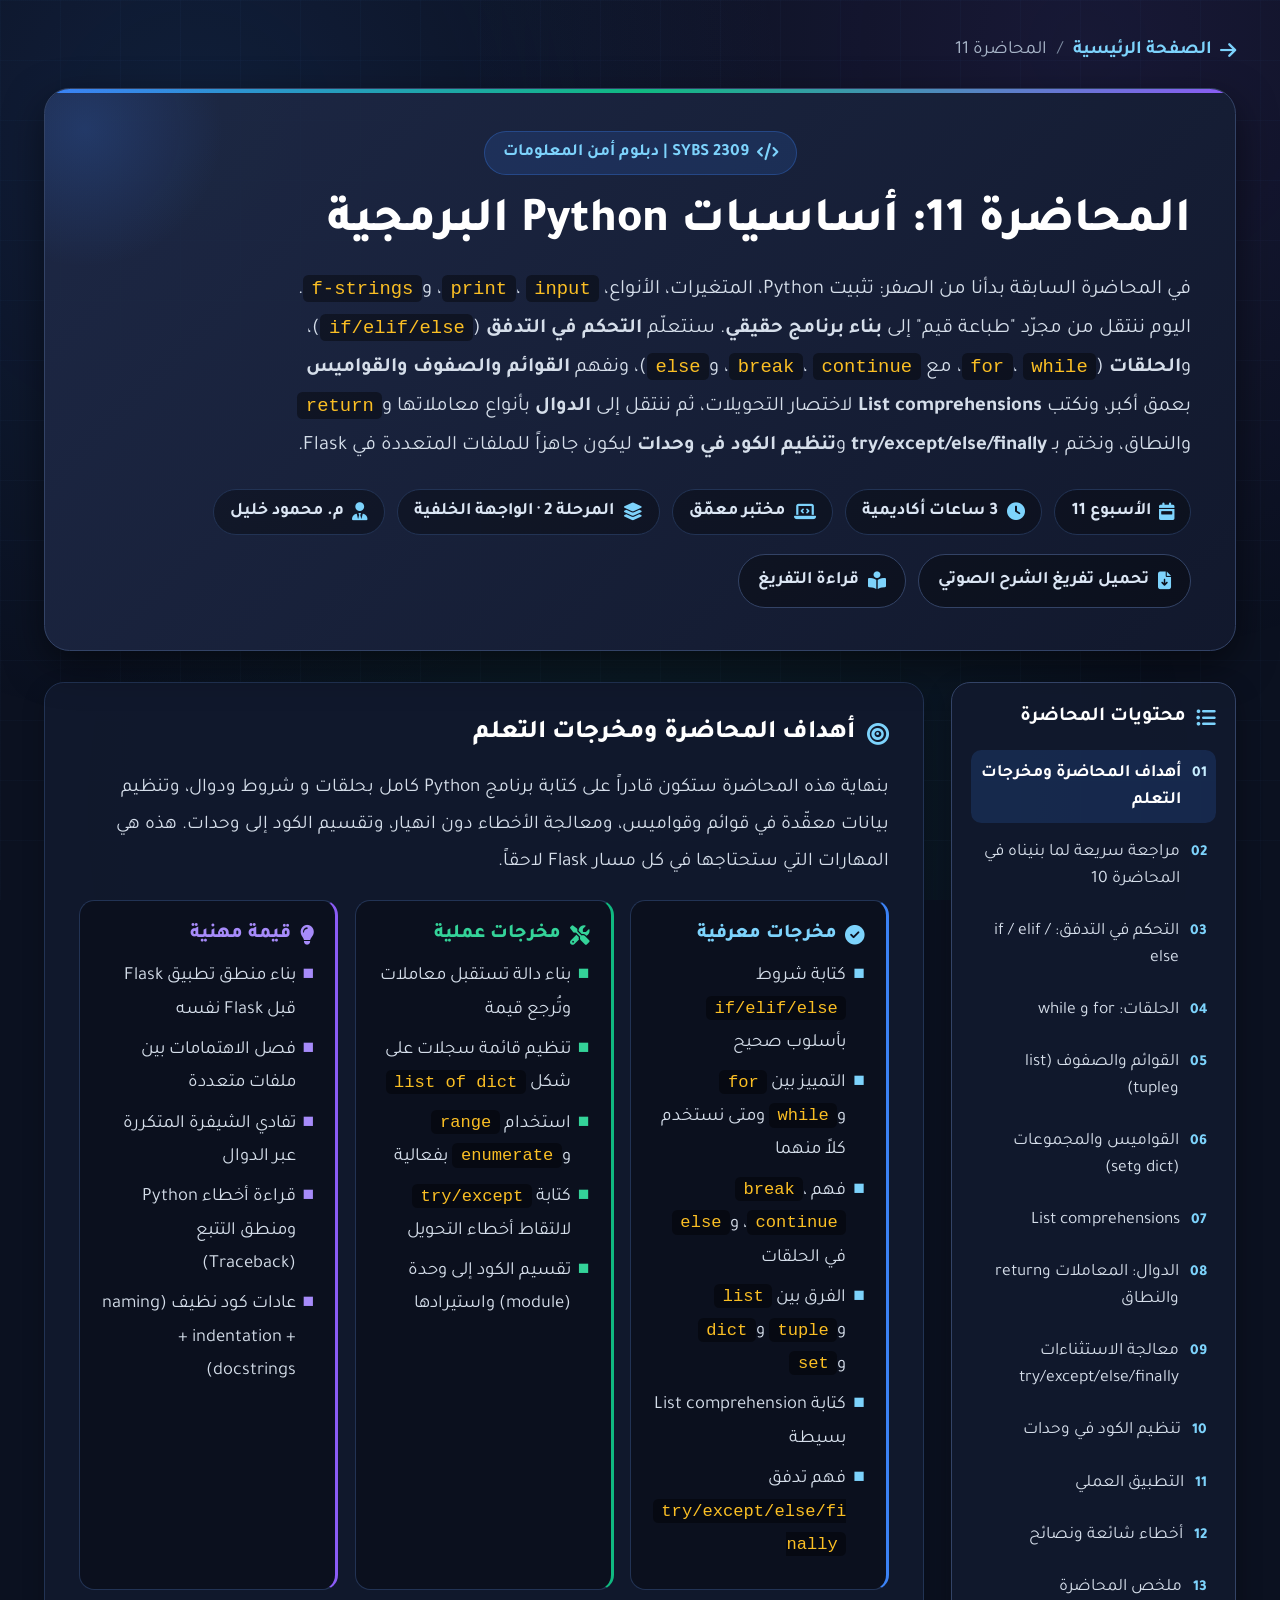
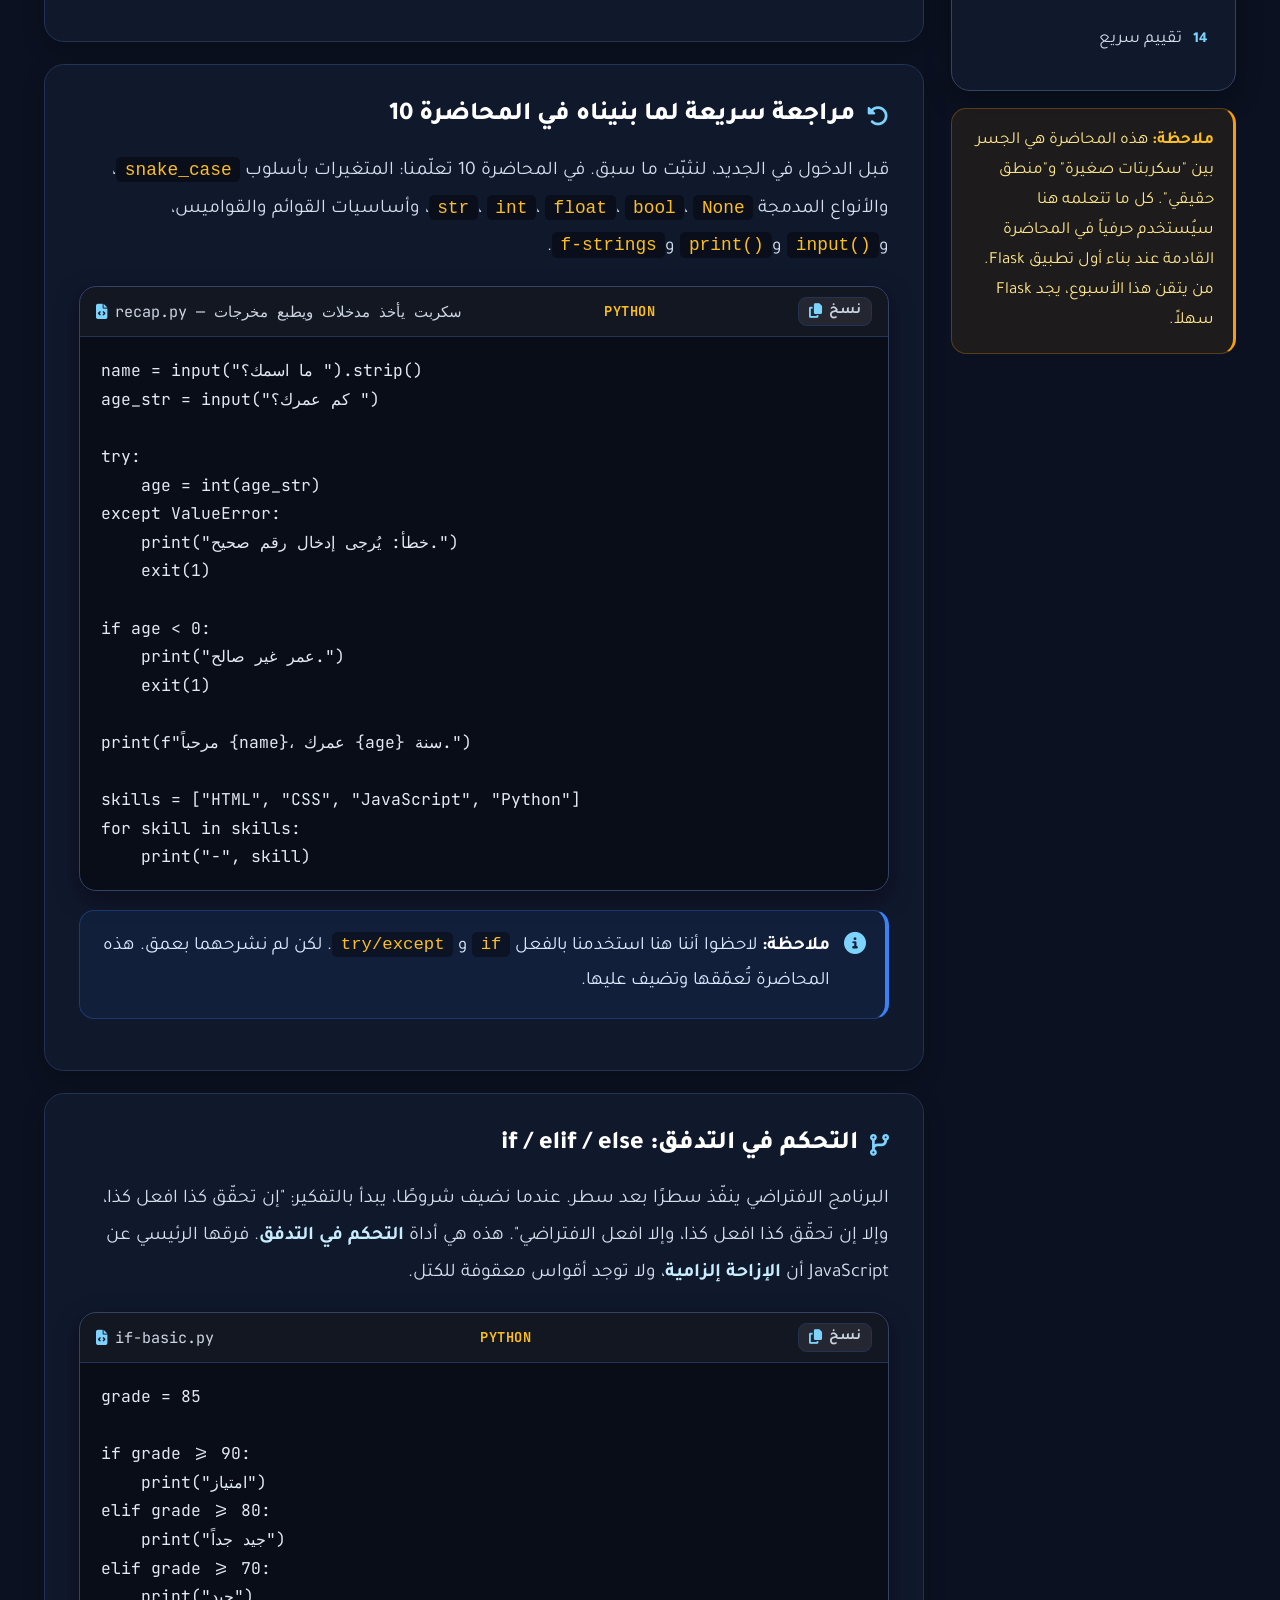
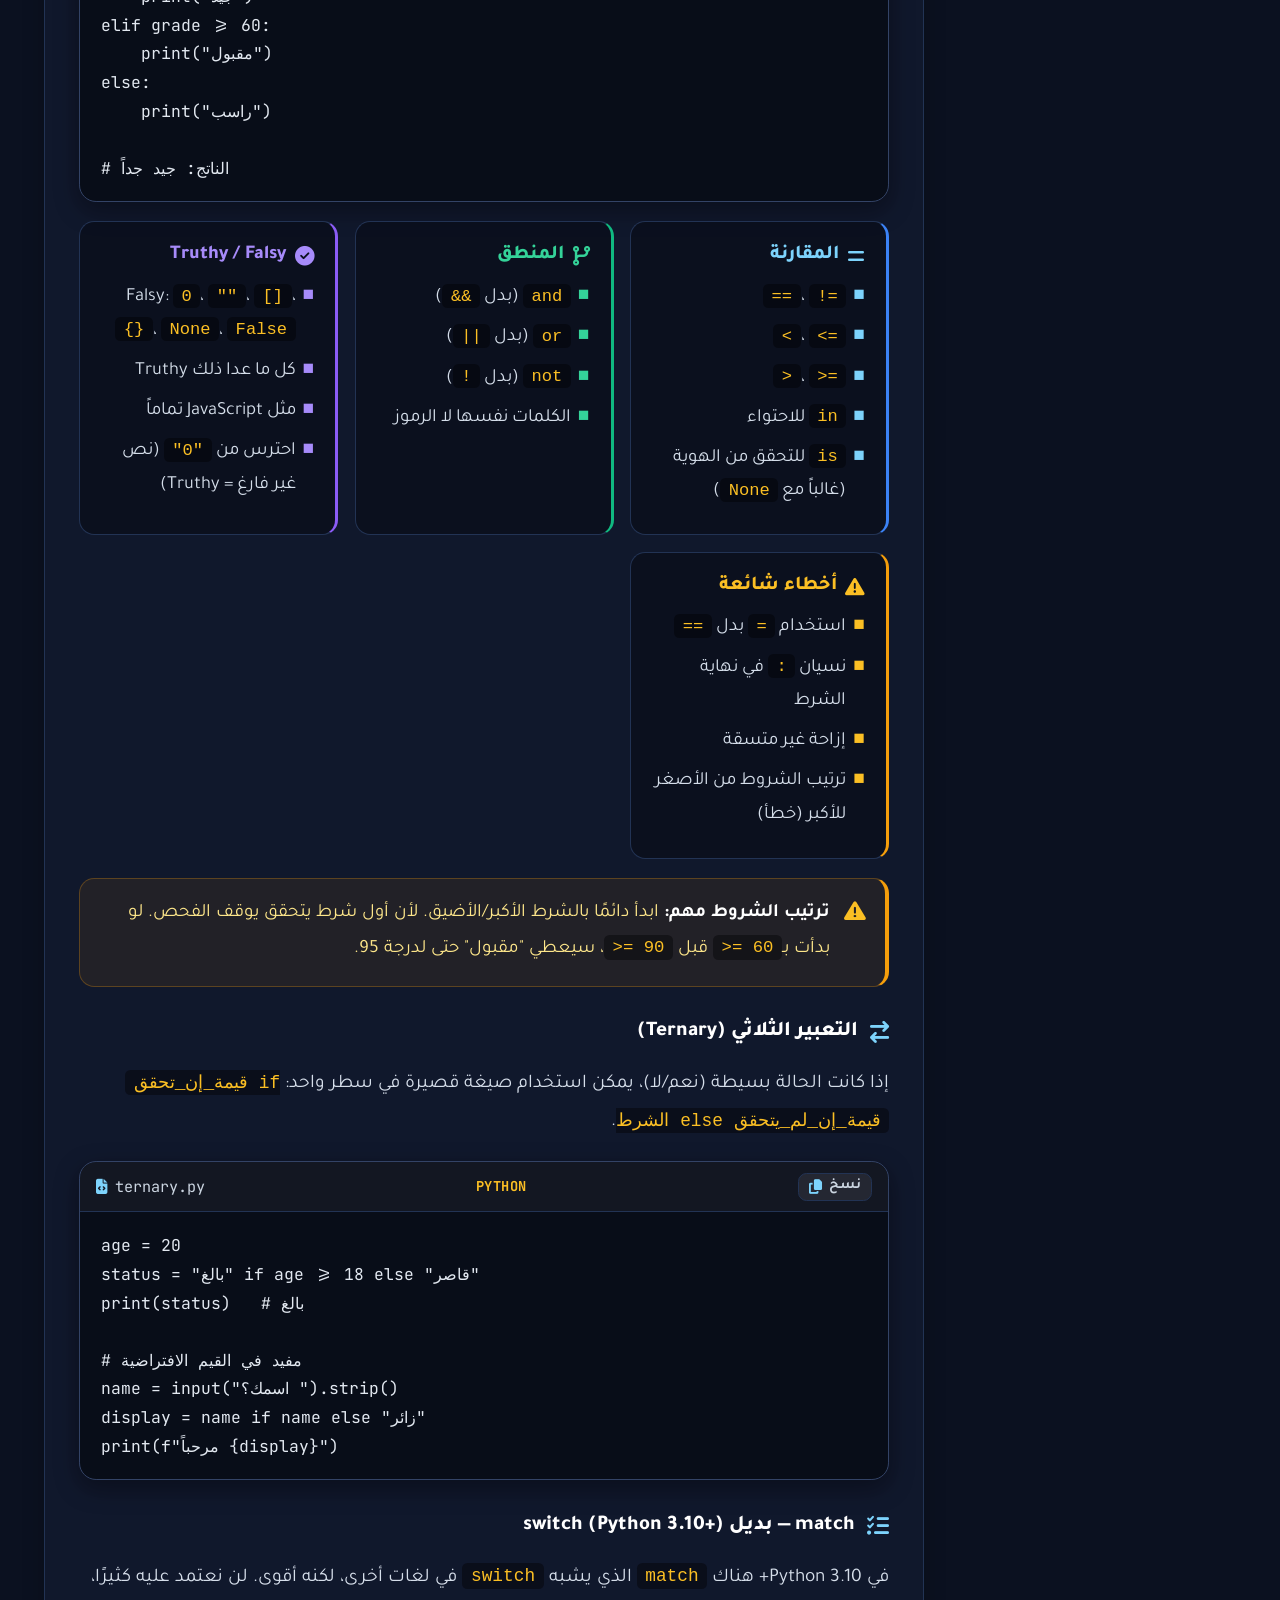
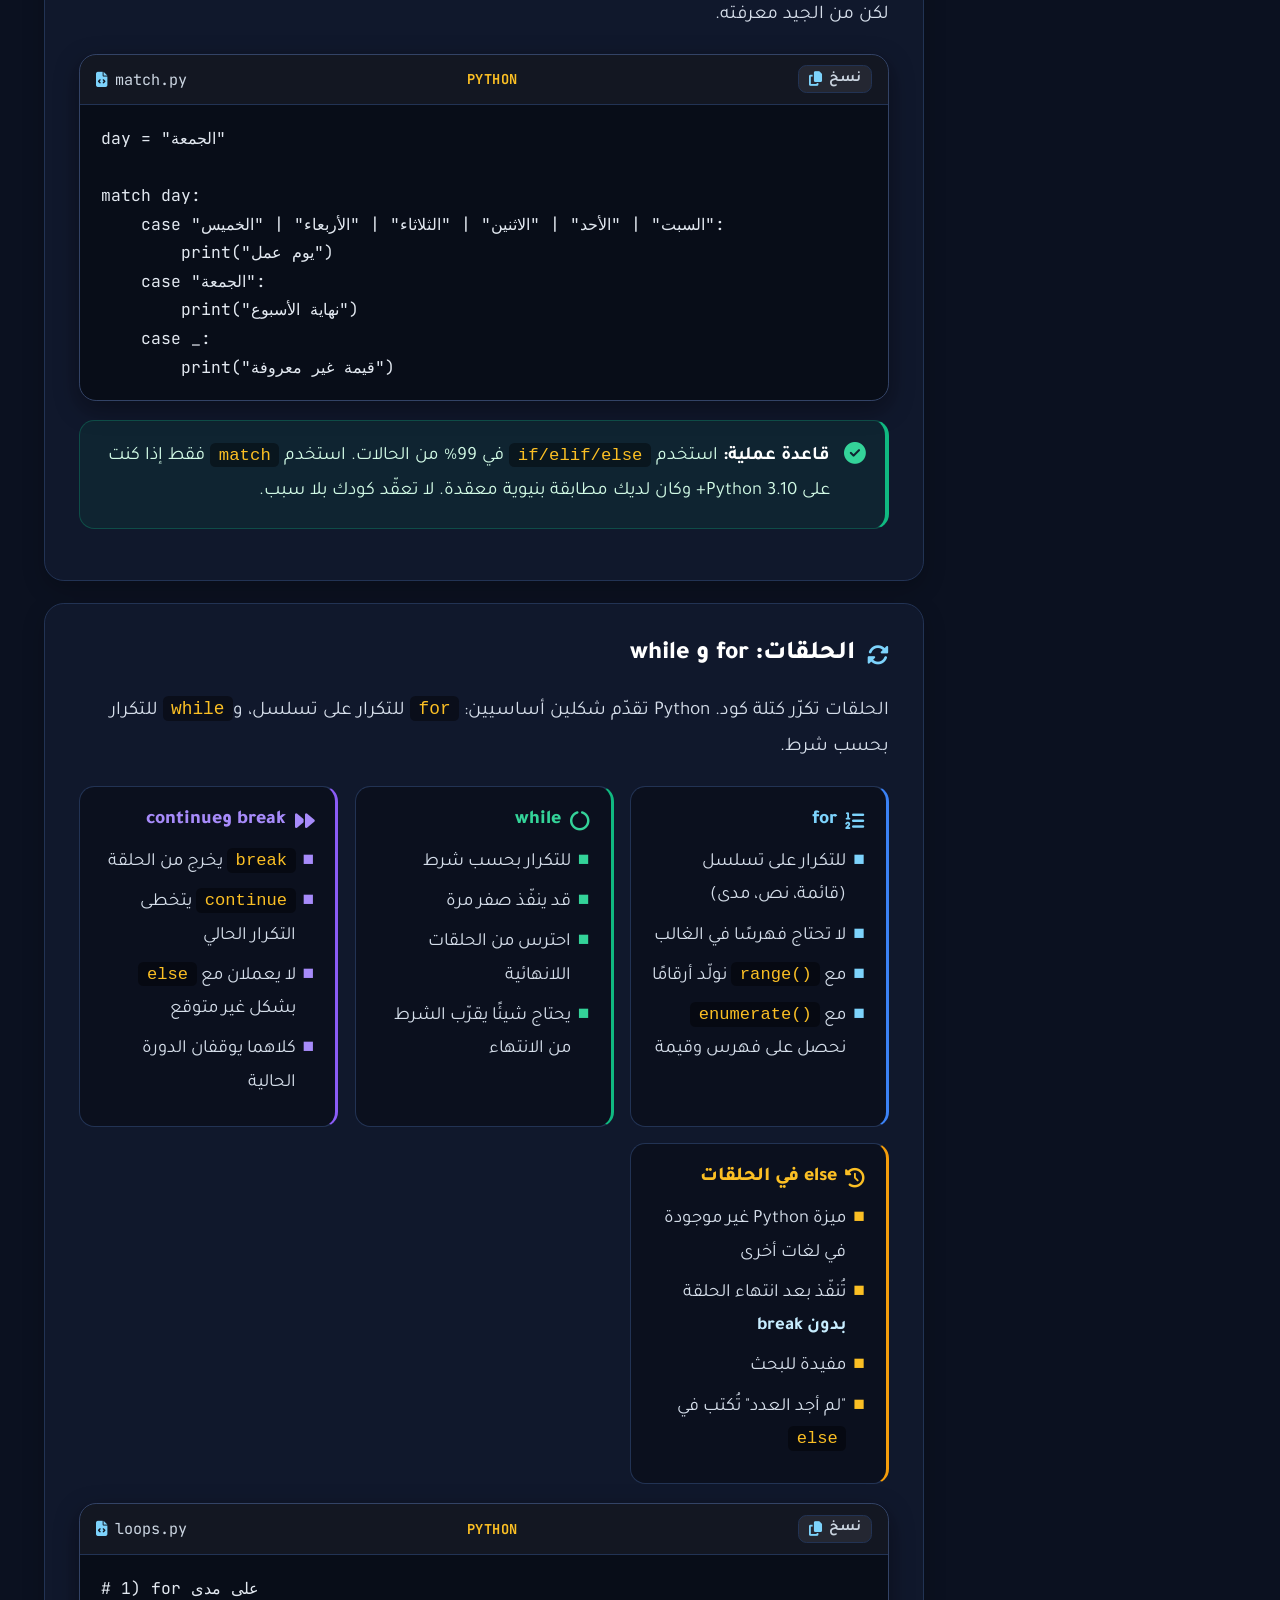
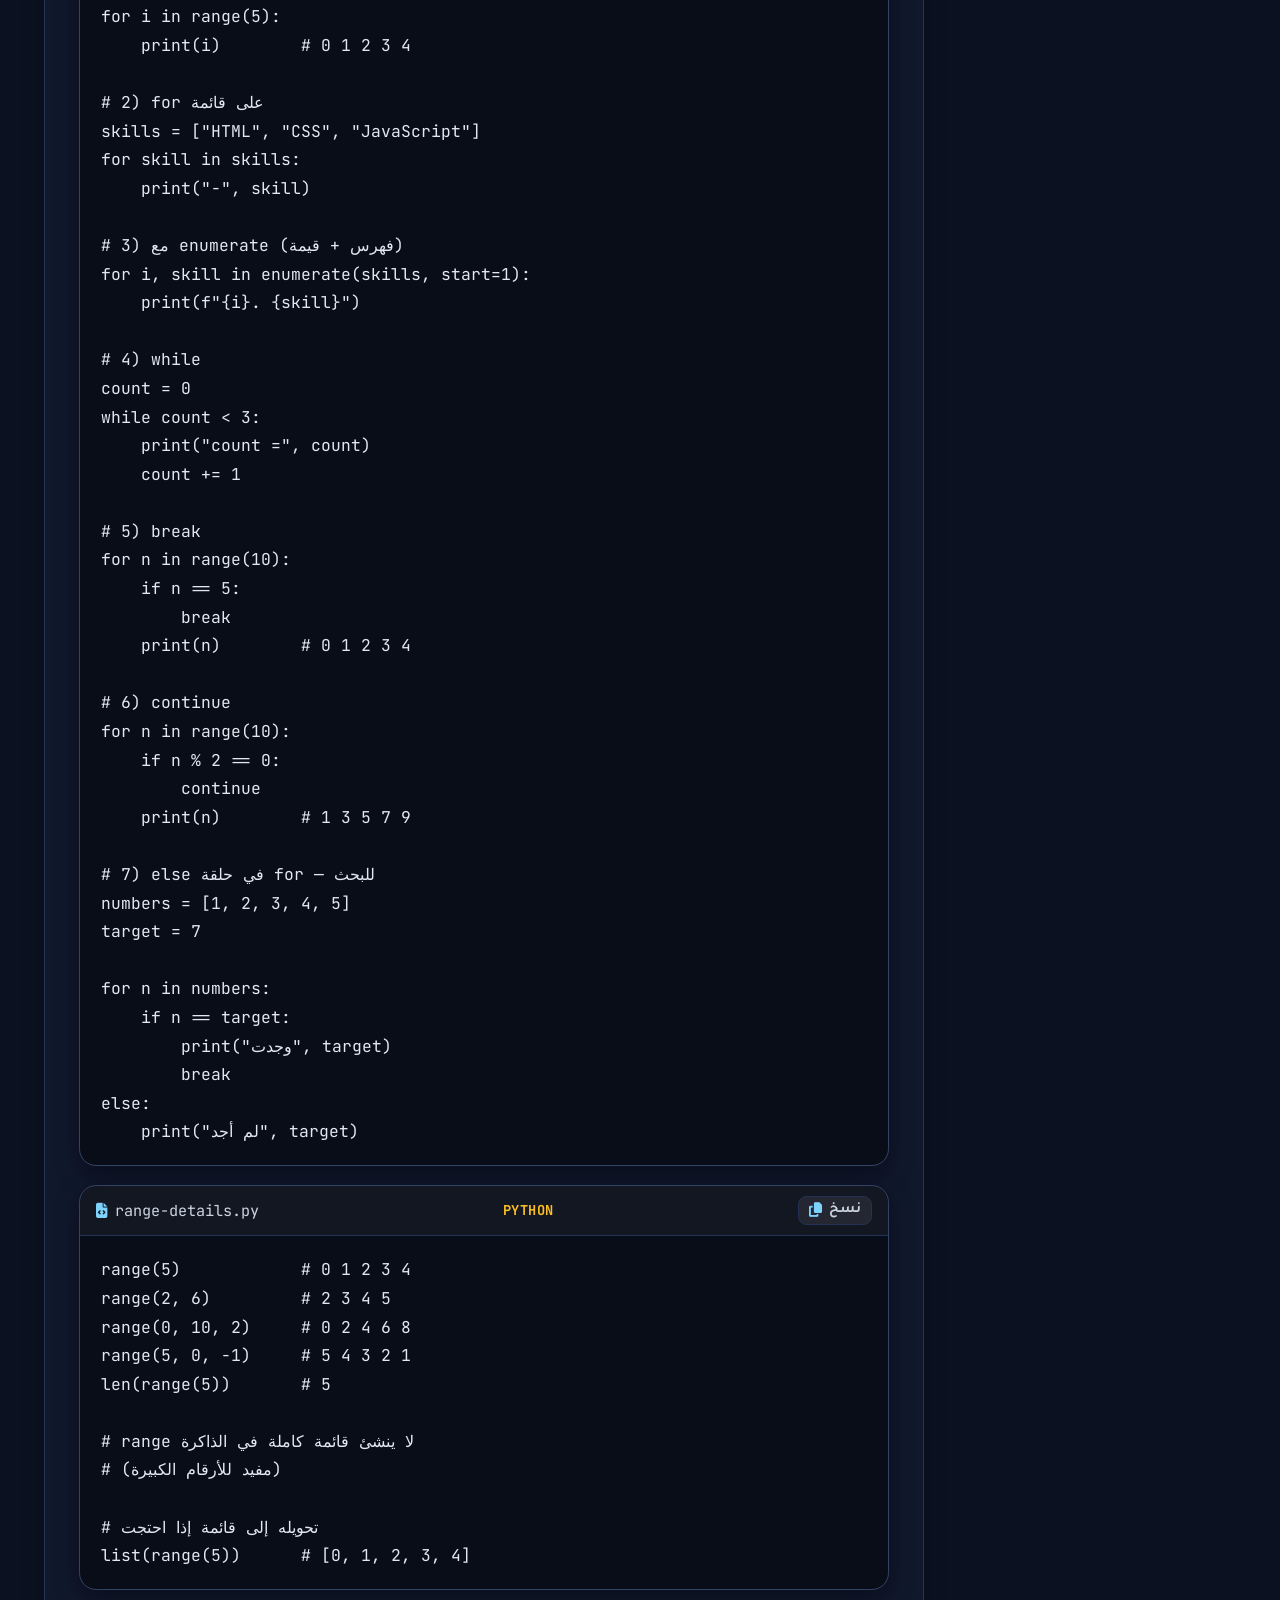
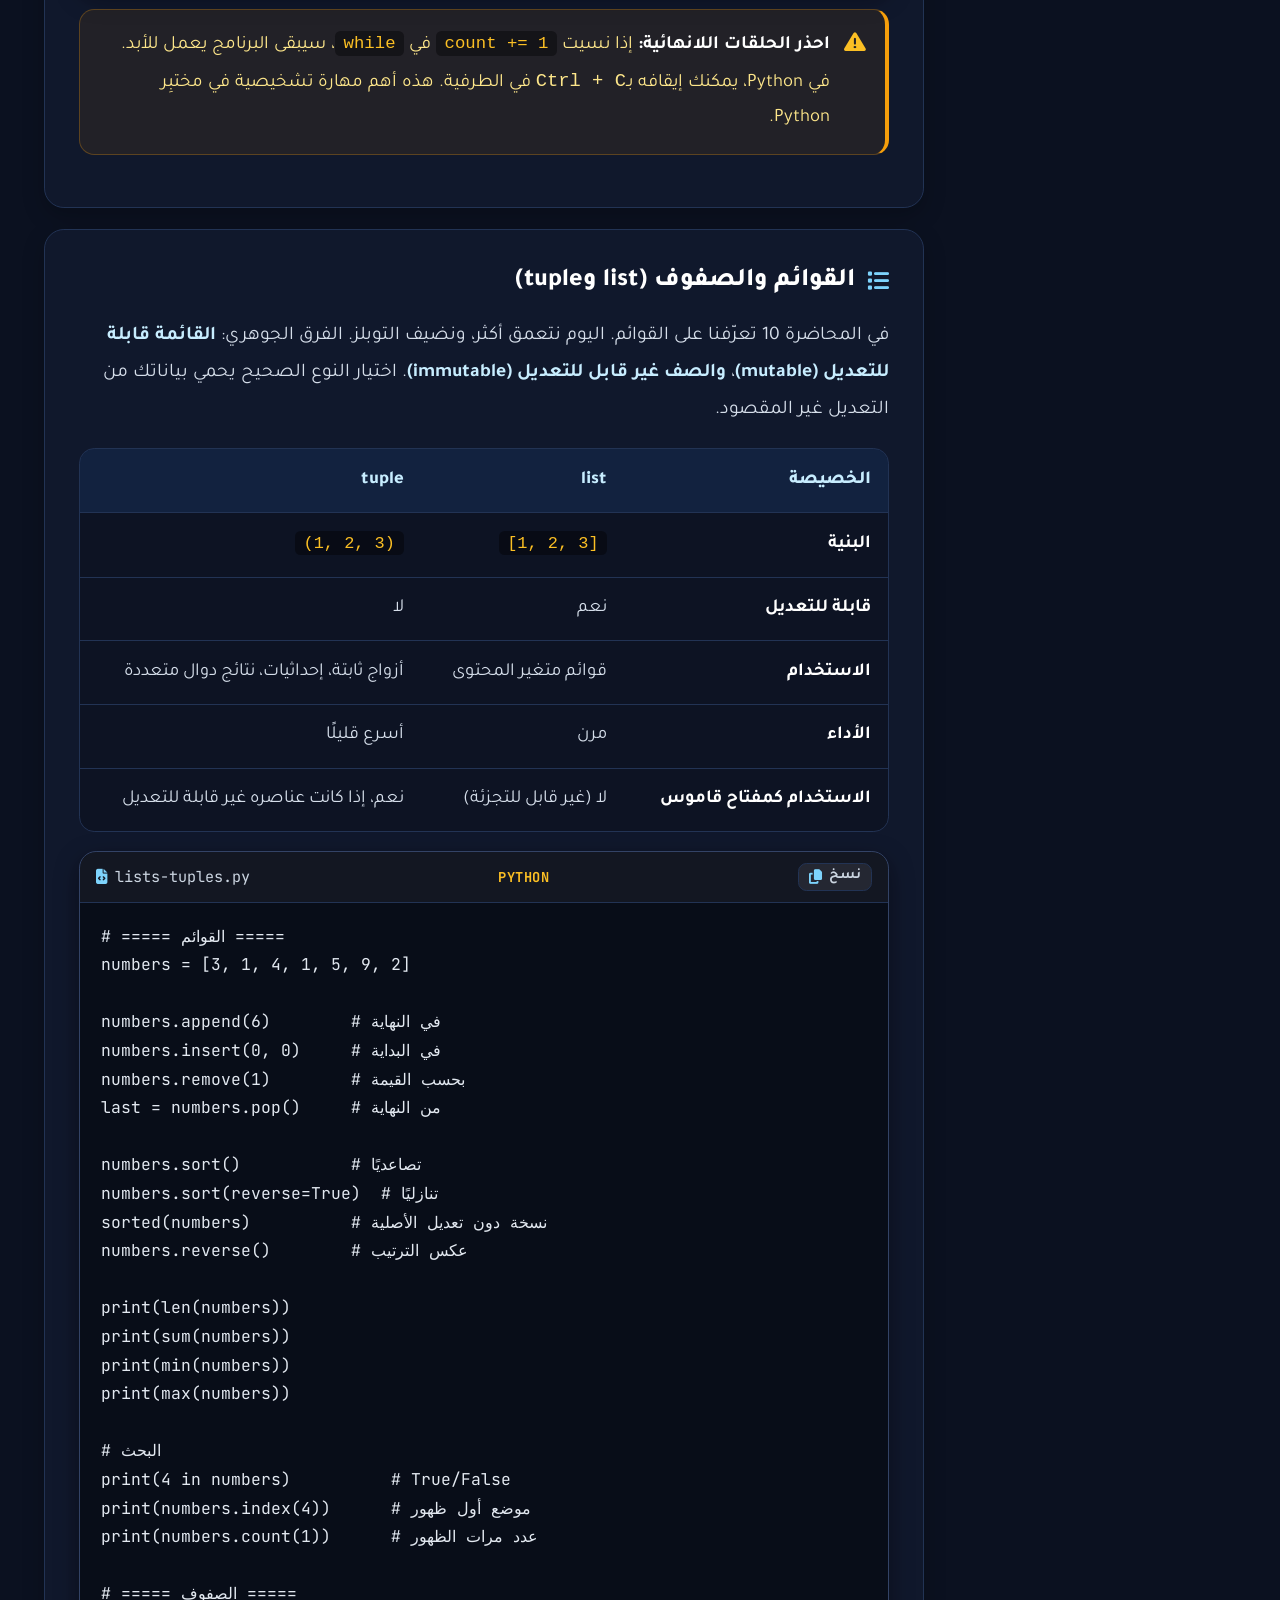
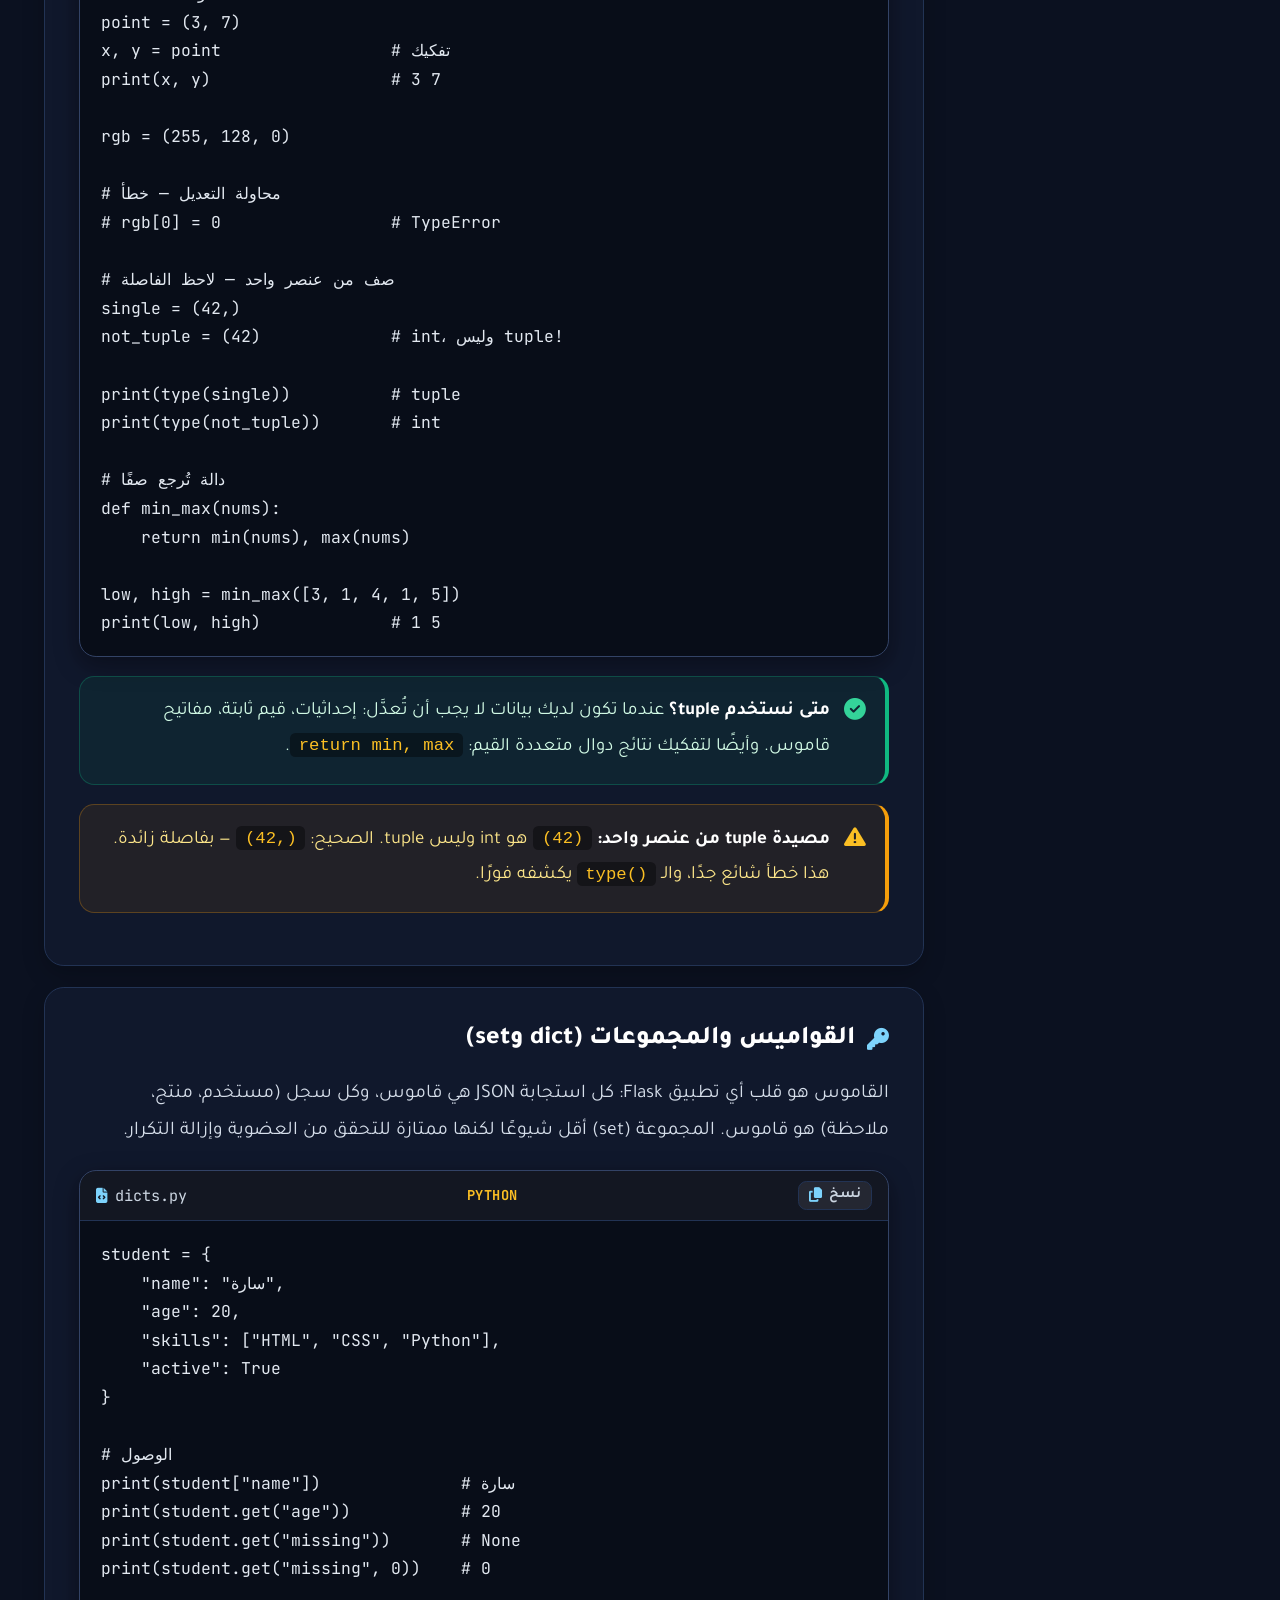
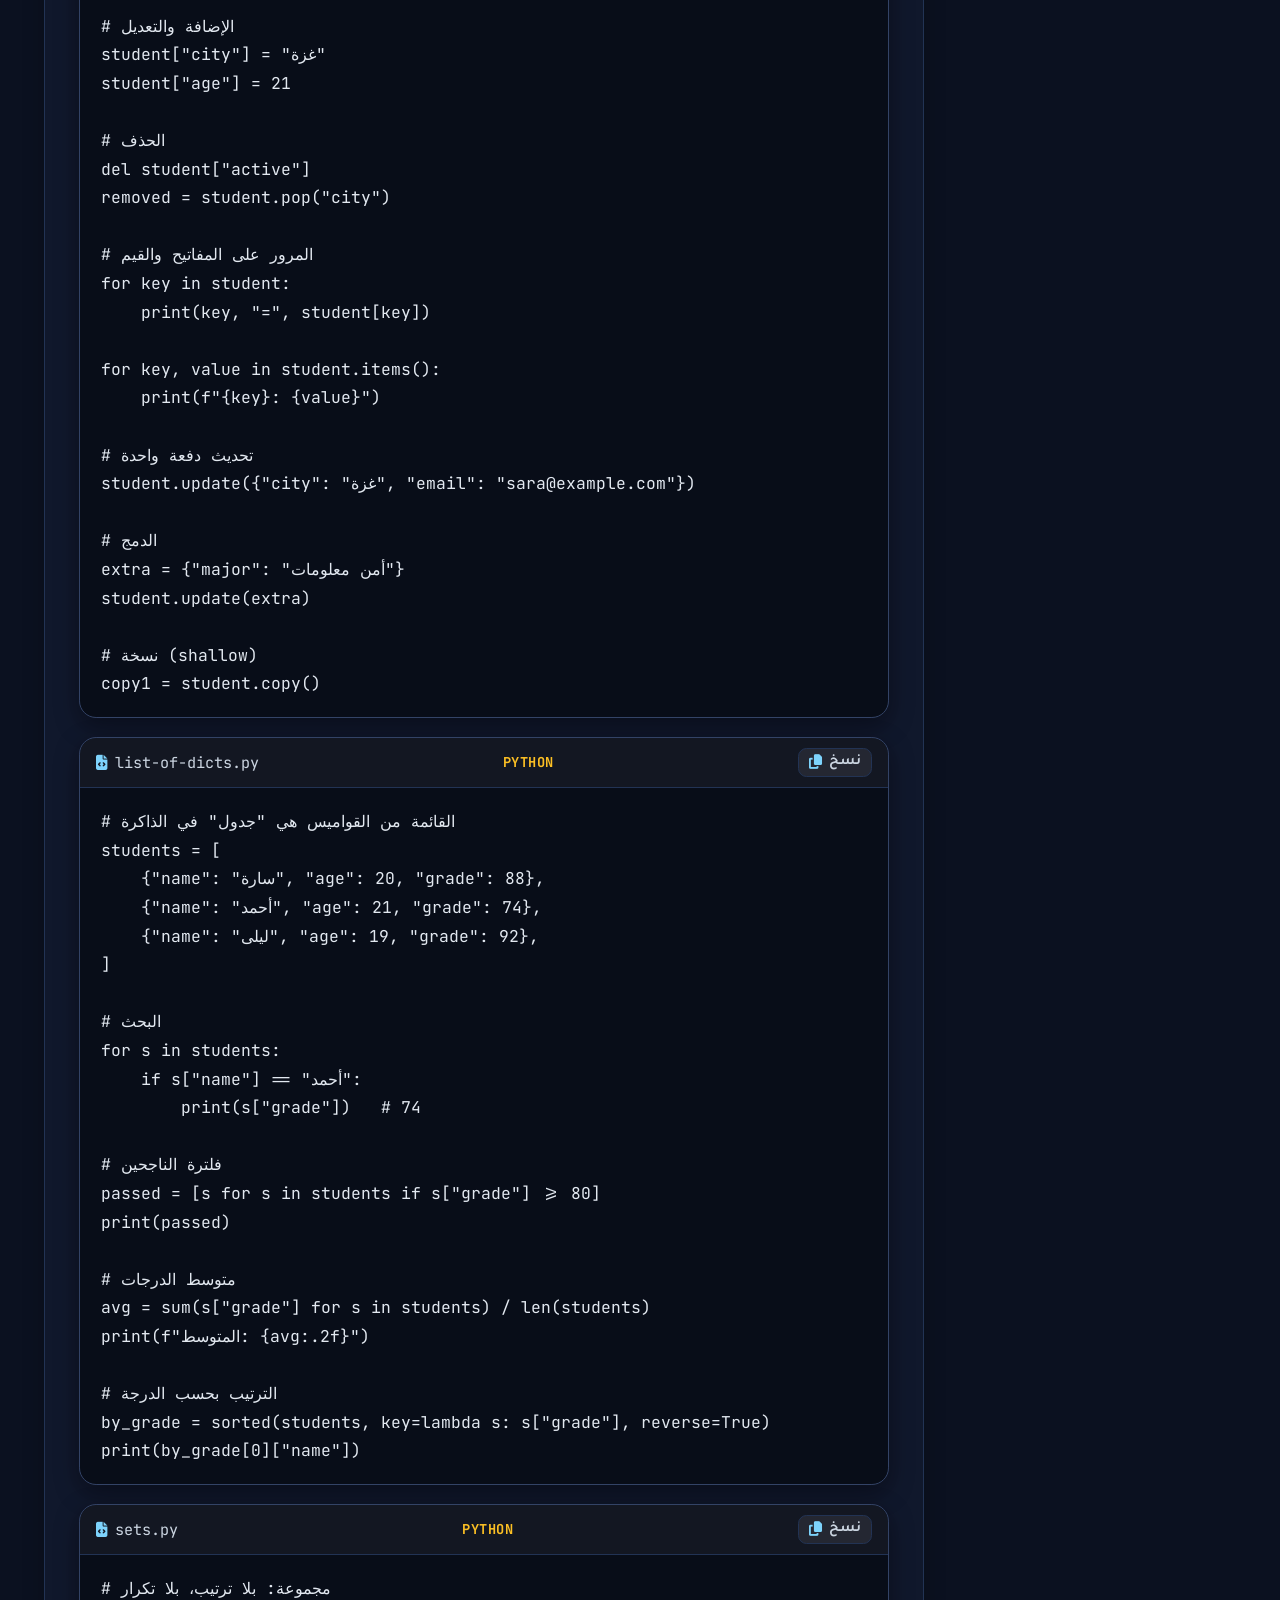
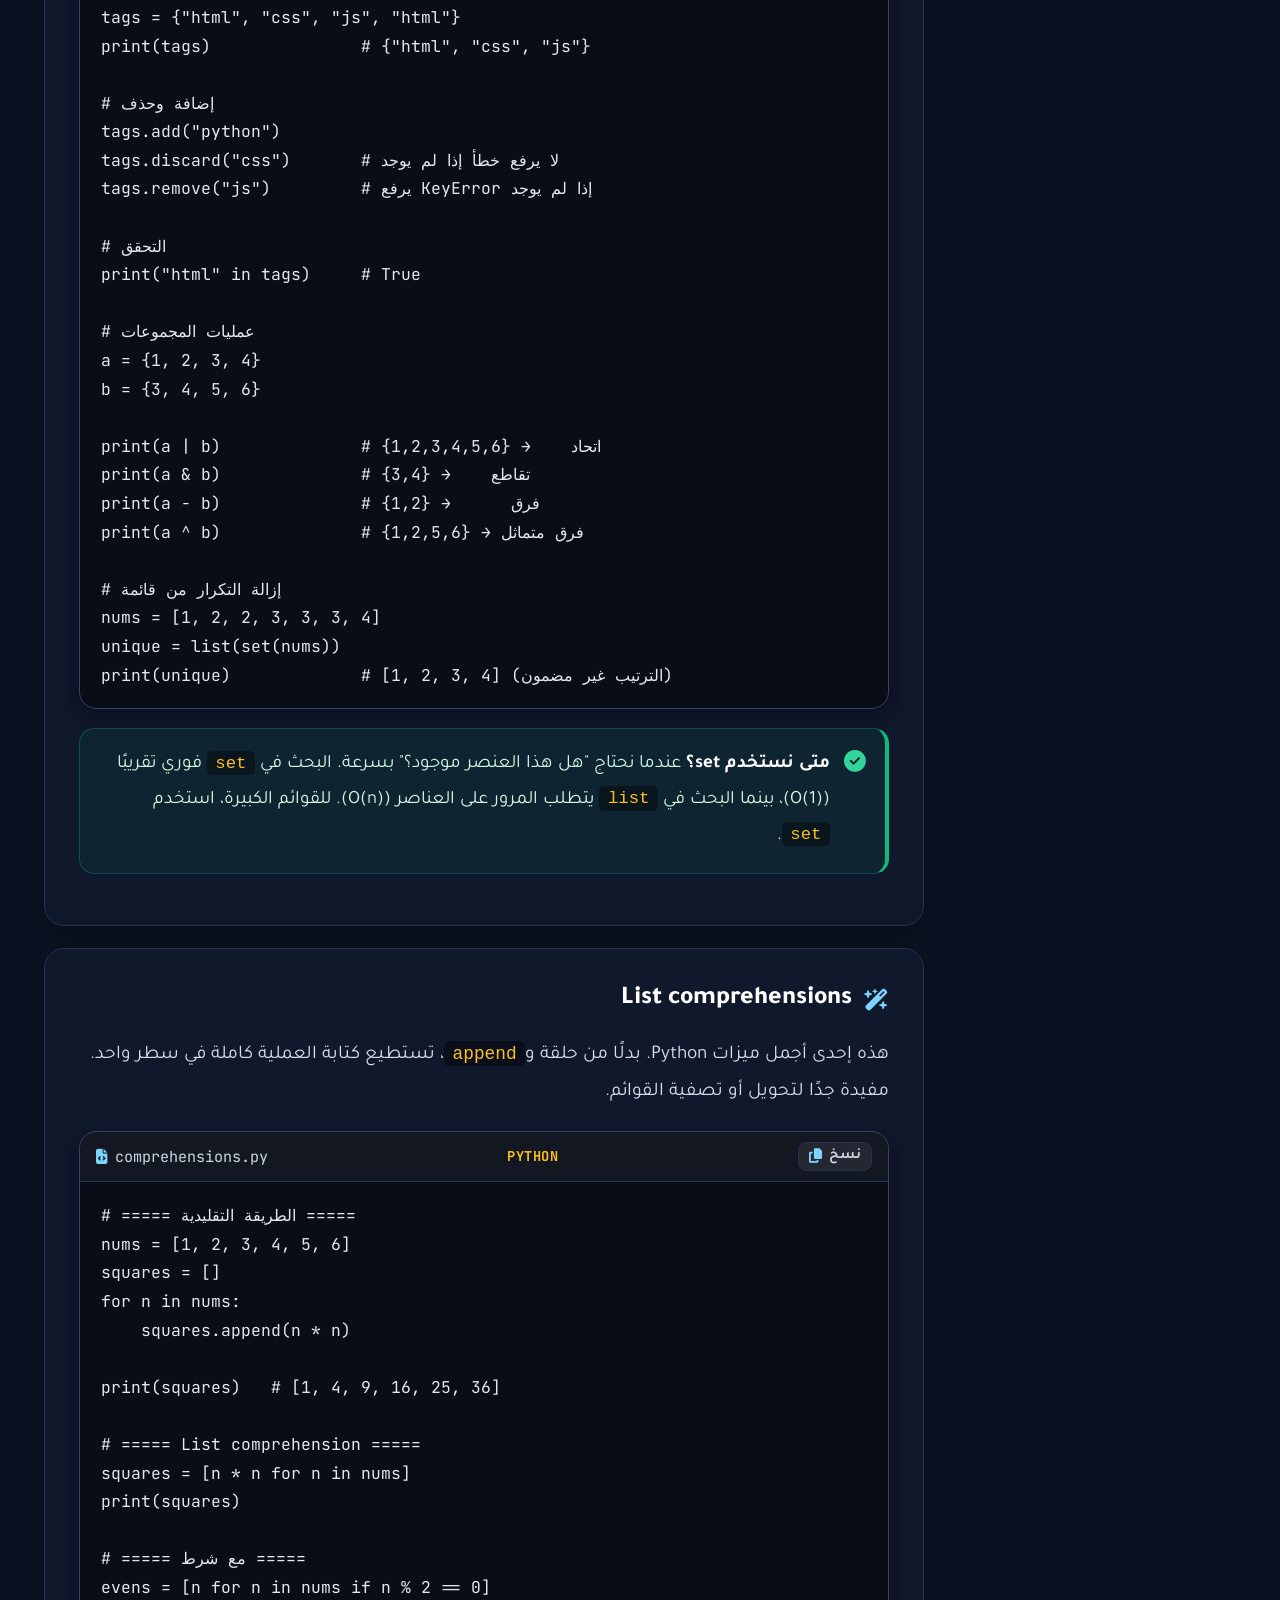
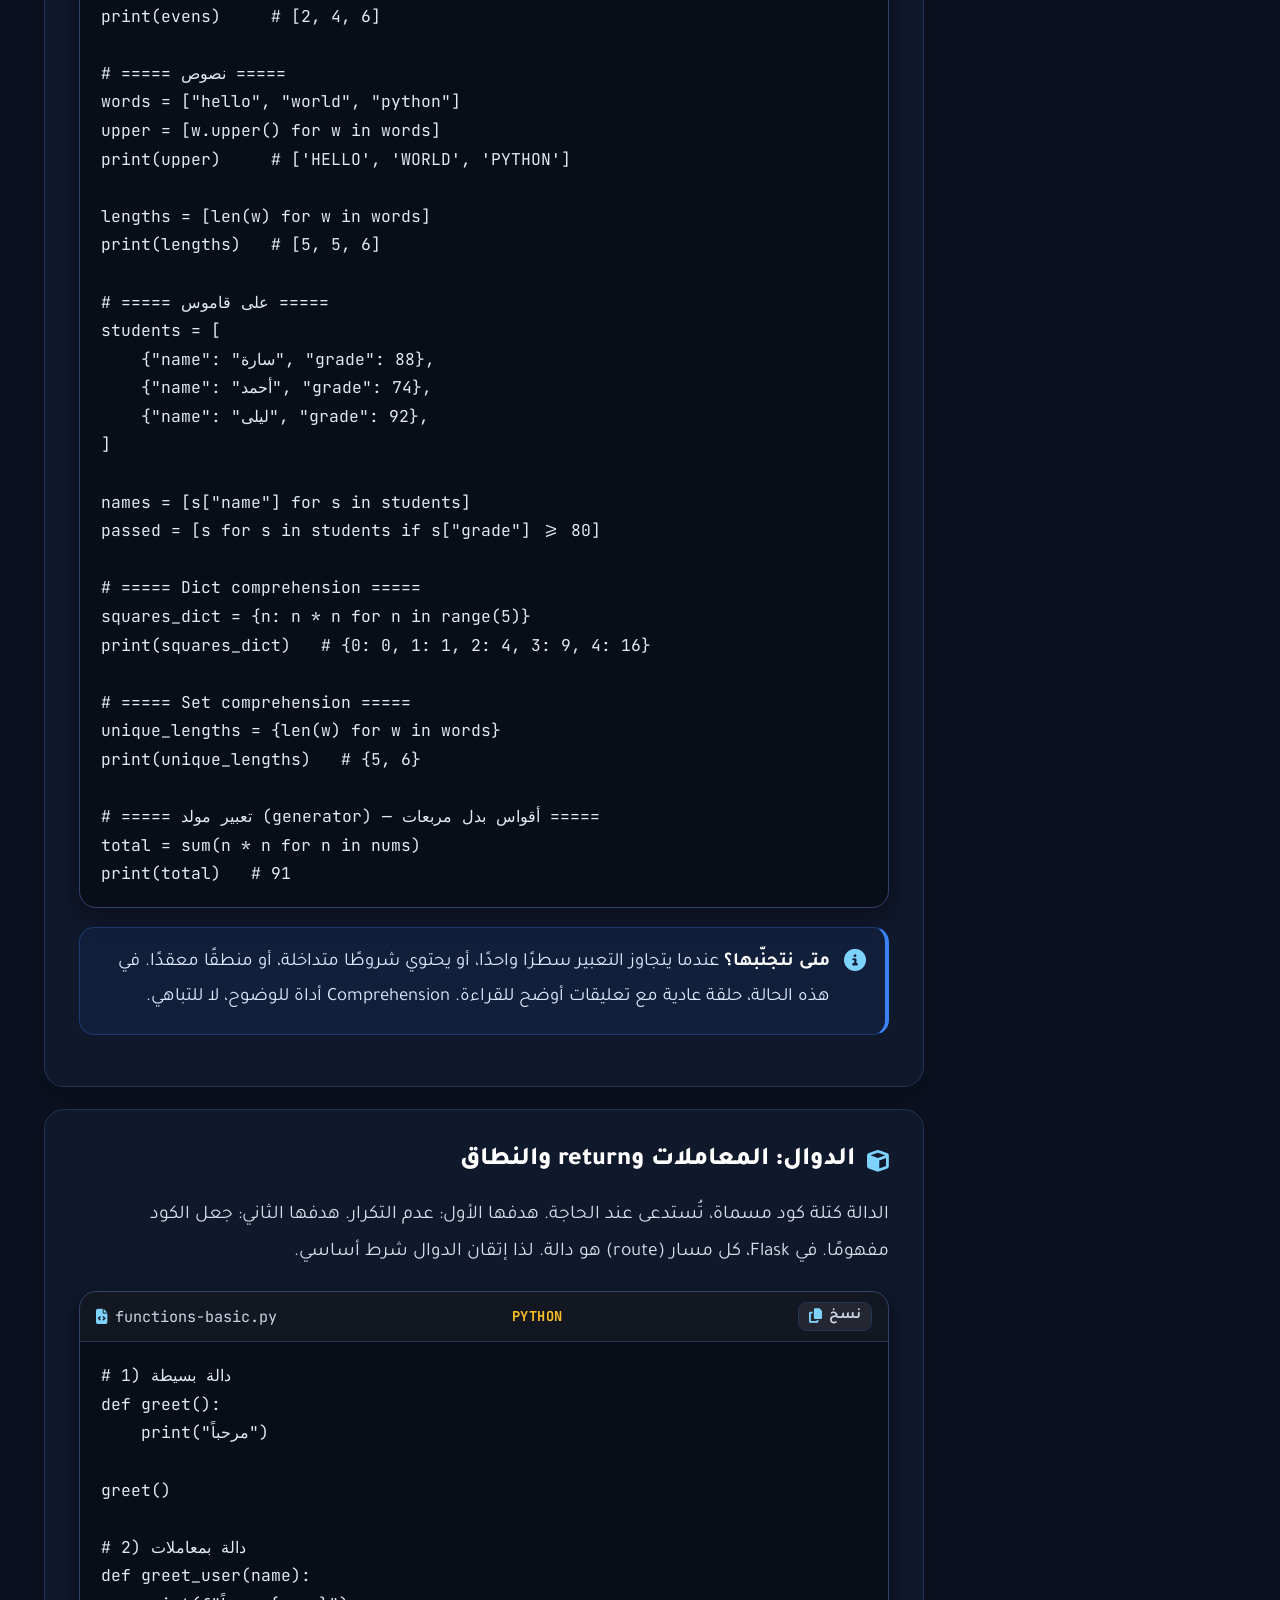
<file: lecture11.html>
<!DOCTYPE html>
<html lang="ar" dir="rtl">

<head>
    <meta charset="UTF-8">
    <meta name="viewport" content="width=device-width, initial-scale=1.0, user-scalable=yes">
    <title>المحاضرة 11 | أساسيات Python البرمجية — SYBS 2309</title>
    <meta name="theme-color" content="#0b1120">
    <meta name="description"
        content="المحاضرة الحادية عشرة من مساق SYBS 2309: أساسيات Python البرمجية — الشروط if/elif/else، الحلقات for و while مع break وcontinue وelse، القوائم والصفوف والقواميس، List comprehensions، الدوال مع المعاملات وreturn ونطاق المتغيرات، معالجة الاستثناءات try/except/else/finally، وتنظيم الكود في وحدات. التطبيق: عدّاد كلمات، مخزون بسيط، ودفتر جهات اتصال.">
    <link
        href="https://fonts.googleapis.com/css2?family=Tajawal:wght@400;500;700;800&family=JetBrains+Mono:wght@400;600&display=swap"
        rel="stylesheet">
    <link rel="stylesheet" href="https://cdnjs.cloudflare.com/ajax/libs/font-awesome/6.4.0/css/all.min.css">
    <link rel="stylesheet" href="style.css">
    <link rel="stylesheet" href="lecture.css">
    <link rel="icon"
        href="data:image/svg+xml,<svg xmlns='http://www.w3.org/2000/svg' viewBox='0 0 100 100'><text y='.9em' font-size='90'>🧩</text></svg>">
</head>

<body>
    <div class="bg-grid"></div>

    <a class="skip-link" href="#main-content">تجاوز إلى محتوى المحاضرة</a>

    <div class="container lecture-container">

        <!-- ================= BREADCRUMB ================= -->
        <nav class="breadcrumb" aria-label="مسار التنقل">
            <a href="index.html"><i class="fas fa-arrow-right"></i> الصفحة الرئيسية</a>
            <span aria-hidden="true">/</span>
            <span aria-current="page">المحاضرة 11</span>
        </nav>

        <!-- ================= LECTURE HERO ================= -->
        <header class="lecture-hero" id="top">
            <div class="course-badge">
                <i class="fas fa-code"></i> SYBS 2309 | دبلوم أمن المعلومات
            </div>
            <h1>المحاضرة 11: أساسيات Python البرمجية</h1>
            <p class="lecture-lead">
                في المحاضرة السابقة بدأنا من الصفر: تثبيت Python، المتغيرات، الأنواع،
                <code>print</code>، <code>input</code>، و<code>f-strings</code>. اليوم ننتقل من
                مجرّد "طباعة قيم" إلى <strong>بناء برنامج حقيقي</strong>. سنتعلّم
                <strong>التحكم في التدفق</strong> (<code>if/elif/else</code>)، و<strong>الحلقات</strong>
                (<code>for</code>، <code>while</code>، مع <code>break</code>، <code>continue</code>،
                و<code>else</code>)، ونفهم <strong>القوائم والصفوف والقواميس</strong> بعمق أكبر،
                ونكتب <strong>List comprehensions</strong> لاختصار التحويلات، ثم ننتقل إلى
                <strong>الدوال</strong> بأنواع معاملاتها و<code>return</code> والنطاق، ونختم بـ
                <strong>try/except/else/finally</strong> و<strong>تنظيم الكود في وحدات</strong>
                ليكون جاهزاً للملفات المتعددة في Flask.
            </p>
            <div class="lecture-meta">
                <span><i class="fas fa-calendar-week"></i> الأسبوع 11</span>
                <span><i class="fas fa-clock"></i> 3 ساعات أكاديمية</span>
                <span><i class="fas fa-laptop-code"></i> مختبر معمّق</span>
                <span><i class="fas fa-layer-group"></i> المرحلة 2 · الواجهة الخلفية</span>
                <span><i class="fas fa-user-tie"></i> م. محمود خليل</span>
            </div>
            <div class="lecture-tools">
                <a class="tool-btn" href="script11.txt" download>
                    <i class="fas fa-file-arrow-down"></i> تحميل تفريغ الشرح الصوتي
                </a>
                <a class="tool-btn" href="script11.txt" target="_blank" rel="noopener">
                    <i class="fas fa-book-open-reader"></i> قراءة التفريغ
                </a>
            </div>
        </header>

        <div class="lecture-layout">

            <!-- ================= ASIDE / TOC ================= -->
            <aside class="lecture-aside" aria-label="محتويات المحاضرة">
                <nav class="toc-card" aria-labelledby="toc-title">
                    <h2 id="toc-title"><i class="fas fa-list-ul"></i> محتويات المحاضرة</h2>
                    <ol class="toc-list">
                        <li><a href="#objectives">أهداف المحاضرة ومخرجات التعلم</a></li>
                        <li><a href="#recap">مراجعة سريعة لما بنيناه في المحاضرة 10</a></li>
                        <li><a href="#control-flow">التحكم في التدفق: if / elif / else</a></li>
                        <li><a href="#loops">الحلقات: for و while</a></li>
                        <li><a href="#lists-tuples">القوائم والصفوف (list وtuple)</a></li>
                        <li><a href="#dicts-sets">القواميس والمجموعات (dict وset)</a></li>
                        <li><a href="#comprehensions">List comprehensions</a></li>
                        <li><a href="#functions">الدوال: المعاملات وreturn والنطاق</a></li>
                        <li><a href="#exceptions">معالجة الاستثناءات try/except/else/finally</a></li>
                        <li><a href="#modules">تنظيم الكود في وحدات</a></li>
                        <li><a href="#lab">التطبيق العملي</a></li>
                        <li><a href="#mistakes">أخطاء شائعة ونصائح</a></li>
                        <li><a href="#summary">ملخص المحاضرة</a></li>
                        <li><a href="#quick-check">تقييم سريع</a></li>
                    </ol>
                </nav>

                <div class="aside-note">
                    <strong>ملاحظة:</strong> هذه المحاضرة هي الجسر بين "سكربتات صغيرة" و"منطق حقيقي".
                    كل ما تتعلمه هنا سيُستخدم حرفياً في المحاضرة القادمة عند بناء أول تطبيق Flask.
                    من يتقن هذا الأسبوع، يجد Flask سهلاً.
                </div>
            </aside>

            <!-- ================= MAIN ================= -->
            <main id="main-content" class="lecture-main">

                <!-- Objectives -->
                <section class="lecture-section" id="objectives" aria-labelledby="objectives-title">
                    <h2 class="section-title" id="objectives-title">
                        <i class="fas fa-bullseye"></i> أهداف المحاضرة ومخرجات التعلم
                    </h2>
                    <p>
                        بنهاية هذه المحاضرة ستكون قادراً على كتابة برنامج Python كامل بحلقات و
                        شروط ودوال، وتنظيم بيانات معقّدة في قوائم وقواميس، ومعالجة الأخطاء دون
                        انهيار، وتقسيم الكود إلى وحدات. هذه هي المهارات التي ستحتاجها في كل
                        مسار Flask لاحقاً.
                    </p>
                    <div class="concept-grid">
                        <div class="concept-card">
                            <h3><i class="fas fa-check-circle"></i> مخرجات معرفية</h3>
                            <ul>
                                <li>كتابة شروط <code>if/elif/else</code> بأسلوب صحيح</li>
                                <li>التمييز بين <code>for</code> و<code>while</code> ومتى نستخدم كلاً منهما</li>
                                <li>فهم <code>break</code>، <code>continue</code>، و<code>else</code> في الحلقات</li>
                                <li>الفرق بين <code>list</code> و<code>tuple</code> و<code>dict</code> و<code>set</code></li>
                                <li>كتابة List comprehension بسيطة</li>
                                <li>فهم تدفق <code>try/except/else/finally</code></li>
                            </ul>
                        </div>
                        <div class="concept-card green">
                            <h3><i class="fas fa-tools"></i> مخرجات عملية</h3>
                            <ul>
                                <li>بناء دالة تستقبل معاملات وتُرجع قيمة</li>
                                <li>تنظيم قائمة سجلات على شكل <code>list of dict</code></li>
                                <li>استخدام <code>range</code> و<code>enumerate</code> بفعالية</li>
                                <li>كتابة <code>try/except</code> لالتقاط أخطاء التحويل</li>
                                <li>تقسيم الكود إلى وحدة (module) واستيرادها</li>
                            </ul>
                        </div>
                        <div class="concept-card violet">
                            <h3><i class="fas fa-lightbulb"></i> قيمة مهنية</h3>
                            <ul>
                                <li>بناء منطق تطبيق Flask قبل Flask نفسه</li>
                                <li>فصل الاهتمامات بين ملفات متعددة</li>
                                <li>تفادي الشيفرة المتكررة عبر الدوال</li>
                                <li>قراءة أخطاء Python ومنطق التتبع (Traceback)</li>
                                <li>عادات كود نظيف (naming + indentation + docstrings)</li>
                            </ul>
                        </div>
                    </div>
                </section>

                <!-- Recap -->
                <section class="lecture-section" id="recap" aria-labelledby="recap-title">
                    <h2 class="section-title" id="recap-title">
                        <i class="fas fa-rotate-left"></i> مراجعة سريعة لما بنيناه في المحاضرة 10
                    </h2>
                    <p>
                        قبل الدخول في الجديد، لنثبّت ما سبق. في المحاضرة 10 تعلّمنا:
                        المتغيرات بأسلوب <code>snake_case</code>، والأنواع المدمجة <code>str</code>،
                        <code>int</code>، <code>float</code>، <code>bool</code>، <code>None</code>،
                        وأساسيات القوائم والقواميس، و<code>input()</code> و<code>print()</code>
                        و<code>f-strings</code>.
                    </p>

                    <div class="code-window">
                        <div class="code-head">
                            <span><i class="fas fa-file-code"></i> recap.py — سكربت يأخذ مدخلات ويطبع مخرجات</span>
                            <span class="code-lang">PYTHON</span>
                        </div>
                        <pre><code>name = input("ما اسمك؟ ").strip()
age_str = input("كم عمرك؟ ")

try:
    age = int(age_str)
except ValueError:
    print("خطأ: يُرجى إدخال رقم صحيح.")
    exit(1)

if age &lt; 0:
    print("عمر غير صالح.")
    exit(1)

print(f"مرحباً {name}، عمرك {age} سنة.")

skills = ["HTML", "CSS", "JavaScript", "Python"]
for skill in skills:
    print("-", skill)</code></pre>
                    </div>

                    <div class="callout">
                        <i class="fas fa-circle-info"></i>
                        <div>
                            <strong>ملاحظة:</strong> لاحظوا أننا هنا استخدمنا بالفعل <code>if</code> و
                            <code>try/except</code>. لكن لم نشرحهما بعمق. هذه المحاضرة
                            تُعمّقها وتضيف عليها.
                        </div>
                    </div>
                </section>

                <!-- Control flow -->
                <section class="lecture-section" id="control-flow" aria-labelledby="control-flow-title">
                    <h2 class="section-title" id="control-flow-title">
                        <i class="fas fa-code-branch"></i> التحكم في التدفق: if / elif / else
                    </h2>
                    <p>
                        البرنامج الافتراضي ينفّذ سطرًا بعد سطر. عندما نضيف شروطًا، يبدأ بالتفكير:
                        "إن تحقّق كذا افعل كذا، وإلا إن تحقّق كذا افعل كذا، وإلا افعل الافتراضي".
                        هذه هي أداة <strong>التحكم في التدفق</strong>. فرقها الرئيسي عن JavaScript
                        أن <strong>الإزاحة إلزامية</strong>، ولا توجد أقواس معقوفة للكتل.
                    </p>

                    <div class="code-window">
                        <div class="code-head">
                            <span><i class="fas fa-file-code"></i> if-basic.py</span>
                            <span class="code-lang">PYTHON</span>
                        </div>
                        <pre><code>grade = 85

if grade &gt;= 90:
    print("امتياز")
elif grade &gt;= 80:
    print("جيد جداً")
elif grade &gt;= 70:
    print("جيد")
elif grade &gt;= 60:
    print("مقبول")
else:
    print("راسب")

# الناتج: جيد جداً</code></pre>
                    </div>

                    <div class="concept-grid">
                        <div class="concept-card">
                            <h3><i class="fas fa-equals"></i> المقارنة</h3>
                            <ul>
                                <li><code>==</code>، <code>!=</code></li>
                                <li><code>&lt;</code>، <code>&lt;=</code></li>
                                <li><code>&gt;</code>، <code>&gt;=</code></li>
                                <li><code>in</code> للاحتواء</li>
                                <li><code>is</code> للتحقق من الهوية (غالباً مع <code>None</code>)</li>
                            </ul>
                        </div>
                        <div class="concept-card green">
                            <h3><i class="fas fa-code-branch"></i> المنطق</h3>
                            <ul>
                                <li><code>and</code> (بدل <code>&amp;&amp;</code>)</li>
                                <li><code>or</code> (بدل <code>||</code>)</li>
                                <li><code>not</code> (بدل <code>!</code>)</li>
                                <li>الكلمات نفسها لا الرموز</li>
                            </ul>
                        </div>
                        <div class="concept-card violet">
                            <h3><i class="fas fa-circle-check"></i> Truthy / Falsy</h3>
                            <ul>
                                <li>Falsy: <code>0</code>، <code>""</code>، <code>[]</code>، <code>{}</code>، <code>None</code>، <code>False</code></li>
                                <li>كل ما عدا ذلك Truthy</li>
                                <li>مثل JavaScript تماماً</li>
                                <li>احترس من <code>"0"</code> (نص غير فارغ = Truthy)</li>
                            </ul>
                        </div>
                        <div class="concept-card warn">
                            <h3><i class="fas fa-triangle-exclamation"></i> أخطاء شائعة</h3>
                            <ul>
                                <li>استخدام <code>=</code> بدل <code>==</code></li>
                                <li>نسيان <code>:</code> في نهاية الشرط</li>
                                <li>إزاحة غير متسقة</li>
                                <li>ترتيب الشروط من الأصغر للأكبر (خطأ)</li>
                            </ul>
                        </div>
                    </div>

                    <div class="callout warn">
                        <i class="fas fa-triangle-exclamation"></i>
                        <div>
                            <strong>ترتيب الشروط مهم:</strong> ابدأ دائمًا بالشرط الأكبر/الأضيق.
                            لأن أول شرط يتحقق يوقف الفحص. لو بدأت بـ<code>&gt;= 60</code> قبل
                            <code>&gt;= 90</code>، سيعطي "مقبول" حتى لدرجة 95.
                        </div>
                    </div>

                    <h3 class="section-title" style="font-size:1.1rem;margin-top:1.6rem;">
                        <i class="fas fa-arrow-right-arrow-left"></i> التعبير الثلاثي (Ternary)
                    </h3>
                    <p>
                        إذا كانت الحالة بسيطة (نعم/لا)، يمكن استخدام صيغة قصيرة في سطر واحد:
                        <code>قيمة_إن_تحقق if الشرط else قيمة_إن_لم_يتحقق</code>.
                    </p>

                    <div class="code-window">
                        <div class="code-head">
                            <span><i class="fas fa-file-code"></i> ternary.py</span>
                            <span class="code-lang">PYTHON</span>
                        </div>
                        <pre><code>age = 20
status = "بالغ" if age &gt;= 18 else "قاصر"
print(status)   # بالغ

# مفيد في القيم الافتراضية
name = input("اسمك؟ ").strip()
display = name if name else "زائر"
print(f"مرحباً {display}")</code></pre>
                    </div>

                    <h3 class="section-title" style="font-size:1.1rem;margin-top:1.6rem;">
                        <i class="fas fa-list-check"></i> match — بديل switch (Python 3.10+)
                    </h3>
                    <p>
                        في Python 3.10+ هناك <code>match</code> الذي يشبه <code>switch</code> في
                        لغات أخرى، لكنه أقوى. لن نعتمد عليه كثيرًا، لكن من الجيد معرفته.
                    </p>

                    <div class="code-window">
                        <div class="code-head">
                            <span><i class="fas fa-file-code"></i> match.py</span>
                            <span class="code-lang">PYTHON</span>
                        </div>
                        <pre><code>day = "الجمعة"

match day:
    case "السبت" | "الأحد" | "الاثنين" | "الثلاثاء" | "الأربعاء" | "الخميس":
        print("يوم عمل")
    case "الجمعة":
        print("نهاية الأسبوع")
    case _:
        print("قيمة غير معروفة")</code></pre>
                    </div>

                    <div class="callout success">
                        <i class="fas fa-circle-check"></i>
                        <div>
                            <strong>قاعدة عملية:</strong> استخدم <code>if/elif/else</code> في
                            99% من الحالات. استخدم <code>match</code> فقط إذا كنت على Python
                            3.10+ وكان لديك مطابقة بنيوية معقدة. لا تعقّد كودك بلا سبب.
                        </div>
                    </div>
                </section>

                <!-- Loops -->
                <section class="lecture-section" id="loops" aria-labelledby="loops-title">
                    <h2 class="section-title" id="loops-title">
                        <i class="fas fa-rotate"></i> الحلقات: for و while
                    </h2>
                    <p>
                        الحلقات تكرّر كتلة كود. Python تقدّم شكلين أساسيين: <code>for</code>
                        للتكرار على تسلسل، و<code>while</code> للتكرار بحسب شرط.
                    </p>

                    <div class="concept-grid">
                        <div class="concept-card">
                            <h3><i class="fas fa-list-ol"></i> for</h3>
                            <ul>
                                <li>للتكرار على تسلسل (قائمة، نص، مدى)</li>
                                <li>لا تحتاج فهرسًا في الغالب</li>
                                <li>مع <code>range()</code> نولّد أرقامًا</li>
                                <li>مع <code>enumerate()</code> نحصل على فهرس وقيمة</li>
                            </ul>
                        </div>
                        <div class="concept-card green">
                            <h3><i class="fas fa-circle-notch"></i> while</h3>
                            <ul>
                                <li>للتكرار بحسب شرط</li>
                                <li>قد ينفّذ صفر مرة</li>
                                <li>احترس من الحلقات اللانهائية</li>
                                <li>يحتاج شيئًا يقرّب الشرط من الانتهاء</li>
                            </ul>
                        </div>
                        <div class="concept-card violet">
                            <h3><i class="fas fa-forward"></i> break وcontinue</h3>
                            <ul>
                                <li><code>break</code> يخرج من الحلقة</li>
                                <li><code>continue</code> يتخطى التكرار الحالي</li>
                                <li>لا يعملان مع <code>else</code> بشكل غير متوقع</li>
                                <li>كلاهما يوقفان الدورة الحالية</li>
                            </ul>
                        </div>
                        <div class="concept-card warn">
                            <h3><i class="fas fa-clock-rotate-left"></i> else في الحلقات</h3>
                            <ul>
                                <li>ميزة Python غير موجودة في لغات أخرى</li>
                                <li>تُنفّذ بعد انتهاء الحلقة <strong>بدون break</strong></li>
                                <li>مفيدة للبحث</li>
                                <li>"لم أجد العدد" تُكتب في <code>else</code></li>
                            </ul>
                        </div>
                    </div>

                    <div class="code-window">
                        <div class="code-head">
                            <span><i class="fas fa-file-code"></i> loops.py</span>
                            <span class="code-lang">PYTHON</span>
                        </div>
                        <pre><code># 1) for على مدى
for i in range(5):
    print(i)        # 0 1 2 3 4

# 2) for على قائمة
skills = ["HTML", "CSS", "JavaScript"]
for skill in skills:
    print("-", skill)

# 3) مع enumerate (فهرس + قيمة)
for i, skill in enumerate(skills, start=1):
    print(f"{i}. {skill}")

# 4) while
count = 0
while count &lt; 3:
    print("count =", count)
    count += 1

# 5) break
for n in range(10):
    if n == 5:
        break
    print(n)        # 0 1 2 3 4

# 6) continue
for n in range(10):
    if n % 2 == 0:
        continue
    print(n)        # 1 3 5 7 9

# 7) else في حلقة for — للبحث
numbers = [1, 2, 3, 4, 5]
target = 7

for n in numbers:
    if n == target:
        print("وجدت", target)
        break
else:
    print("لم أجد", target)</code></pre>
                    </div>

                    <div class="code-window">
                        <div class="code-head">
                            <span><i class="fas fa-file-code"></i> range-details.py</span>
                            <span class="code-lang">PYTHON</span>
                        </div>
                        <pre><code>range(5)            # 0 1 2 3 4
range(2, 6)         # 2 3 4 5
range(0, 10, 2)     # 0 2 4 6 8
range(5, 0, -1)     # 5 4 3 2 1
len(range(5))       # 5

# range لا ينشئ قائمة كاملة في الذاكرة
# (مفيد للأرقام الكبيرة)

# تحويله إلى قائمة إذا احتجت
list(range(5))      # [0, 1, 2, 3, 4]</code></pre>
                    </div>

                    <div class="callout warn">
                        <i class="fas fa-triangle-exclamation"></i>
                        <div>
                            <strong>احذر الحلقات اللانهائية:</strong> إذا نسيت
                            <code>count += 1</code> في <code>while</code>، سيبقى البرنامج يعمل
                            للأبد. في Python، يمكنك إيقافه بـ<kbd>Ctrl + C</kbd> في الطرفية.
                            هذه أهم مهارة تشخيصية في مختبِر Python.
                        </div>
                    </div>
                </section>

                <!-- Lists & Tuples -->
                <section class="lecture-section" id="lists-tuples" aria-labelledby="lists-title">
                    <h2 class="section-title" id="lists-title">
                        <i class="fas fa-list"></i> القوائم والصفوف (list وtuple)
                    </h2>
                    <p>
                        في المحاضرة 10 تعرّفنا على القوائم. اليوم نتعمق أكثر، ونضيف التوبلز.
                        الفرق الجوهري: <strong>القائمة قابلة للتعديل (mutable)</strong>،
                        <strong>والصف غير قابل للتعديل (immutable)</strong>. اختيار النوع الصحيح
                        يحمي بياناتك من التعديل غير المقصود.
                    </p>

                    <div class="table-wrap">
                        <table class="compare-table">
                            <thead>
                                <tr>
                                    <th>الخصيصة</th>
                                    <th>list</th>
                                    <th>tuple</th>
                                </tr>
                            </thead>
                            <tbody>
                                <tr>
                                    <td>البنية</td>
                                    <td><code>[1, 2, 3]</code></td>
                                    <td><code>(1, 2, 3)</code></td>
                                </tr>
                                <tr>
                                    <td>قابلة للتعديل</td>
                                    <td>نعم</td>
                                    <td>لا</td>
                                </tr>
                                <tr>
                                    <td>الاستخدام</td>
                                    <td>قوائم متغير المحتوى</td>
                                    <td>أزواج ثابتة، إحداثيات، نتائج دوال متعددة</td>
                                </tr>
                                <tr>
                                    <td>الأداء</td>
                                    <td>مرن</td>
                                    <td>أسرع قليلًا</td>
                                </tr>
                                <tr>
                                    <td>الاستخدام كمفتاح قاموس</td>
                                    <td>لا (غير قابل للتجزئة)</td>
                                    <td>نعم، إذا كانت عناصره غير قابلة للتعديل</td>
                                </tr>
                            </tbody>
                        </table>
                    </div>

                    <div class="code-window">
                        <div class="code-head">
                            <span><i class="fas fa-file-code"></i> lists-tuples.py</span>
                            <span class="code-lang">PYTHON</span>
                        </div>
                        <pre><code># ===== القوائم =====
numbers = [3, 1, 4, 1, 5, 9, 2]

numbers.append(6)        # في النهاية
numbers.insert(0, 0)     # في البداية
numbers.remove(1)        # بحسب القيمة
last = numbers.pop()     # من النهاية

numbers.sort()           # تصاعديًا
numbers.sort(reverse=True)  # تنازليًا
sorted(numbers)          # نسخة دون تعديل الأصلية
numbers.reverse()        # عكس الترتيب

print(len(numbers))
print(sum(numbers))
print(min(numbers))
print(max(numbers))

# البحث
print(4 in numbers)          # True/False
print(numbers.index(4))      # موضع أول ظهور
print(numbers.count(1))      # عدد مرات الظهور

# ===== الصفوف =====
point = (3, 7)
x, y = point                 # تفكيك
print(x, y)                  # 3 7

rgb = (255, 128, 0)

# محاولة التعديل — خطأ
# rgb[0] = 0                 # TypeError

# صف من عنصر واحد — لاحظ الفاصلة
single = (42,)
not_tuple = (42)             # int، وليس tuple!

print(type(single))          # tuple
print(type(not_tuple))       # int

# دالة تُرجع صفًا
def min_max(nums):
    return min(nums), max(nums)

low, high = min_max([3, 1, 4, 1, 5])
print(low, high)             # 1 5</code></pre>
                    </div>

                    <div class="callout success">
                        <i class="fas fa-circle-check"></i>
                        <div>
<strong>متى نستخدم tuple؟</strong> عندما تكون لديك بيانات لا يجب
أن تُعدَّل: إحداثيات، قيم ثابتة، مفاتيح قاموس. وأيضًا لتفكيك نتائج
دوال متعددة القيم: <code>return min, max</code>.
                        </div>
                    </div>

                    <div class="callout warn">
                        <i class="fas fa-triangle-exclamation"></i>
                        <div>
                            <strong>مصيدة tuple من عنصر واحد:</strong> <code>(42)</code> هو
                            int وليس tuple. الصحيح: <code>(42,)</code> — بفاصلة زائدة.
                            هذا خطأ شائع جدًا، والـ <code>type()</code> يكشفه فورًا.
                        </div>
                    </div>
                </section>

                <!-- Dicts & Sets -->
                <section class="lecture-section" id="dicts-sets" aria-labelledby="dicts-title">
                    <h2 class="section-title" id="dicts-title">
                        <i class="fas fa-key"></i> القواميس والمجموعات (dict وset)
                    </h2>
                    <p>
                        القاموس هو قلب أي تطبيق Flask: كل استجابة JSON هي قاموس، وكل سجل
                        (مستخدم، منتج، ملاحظة) هو قاموس. المجموعة (set) أقل شيوعًا لكنها
                        ممتازة للتحقق من العضوية وإزالة التكرار.
                    </p>

                    <div class="code-window">
                        <div class="code-head">
                            <span><i class="fas fa-file-code"></i> dicts.py</span>
                            <span class="code-lang">PYTHON</span>
                        </div>
                        <pre><code>student = {
    "name": "سارة",
    "age": 20,
    "skills": ["HTML", "CSS", "Python"],
    "active": True
}

# الوصول
print(student["name"])              # سارة
print(student.get("age"))           # 20
print(student.get("missing"))       # None
print(student.get("missing", 0))    # 0

# الإضافة والتعديل
student["city"] = "غزة"
student["age"] = 21

# الحذف
del student["active"]
removed = student.pop("city")

# المرور على المفاتيح والقيم
for key in student:
    print(key, "=", student[key])

for key, value in student.items():
    print(f"{key}: {value}")

# تحديث دفعة واحدة
student.update({"city": "غزة", "email": "sara@example.com"})

# الدمج
extra = {"major": "أمن معلومات"}
student.update(extra)

# نسخة (shallow)
copy1 = student.copy()</code></pre>
                    </div>

                    <div class="code-window">
                        <div class="code-head">
                            <span><i class="fas fa-file-code"></i> list-of-dicts.py</span>
                            <span class="code-lang">PYTHON</span>
                        </div>
                        <pre><code># القائمة من القواميس هي "جدول" في الذاكرة
students = [
    {"name": "سارة", "age": 20, "grade": 88},
    {"name": "أحمد", "age": 21, "grade": 74},
    {"name": "ليلى", "age": 19, "grade": 92},
]

# البحث
for s in students:
    if s["name"] == "أحمد":
        print(s["grade"])   # 74

# فلترة الناجحين
passed = [s for s in students if s["grade"] &gt;= 80]
print(passed)

# متوسط الدرجات
avg = sum(s["grade"] for s in students) / len(students)
print(f"المتوسط: {avg:.2f}")

# الترتيب بحسب الدرجة
by_grade = sorted(students, key=lambda s: s["grade"], reverse=True)
print(by_grade[0]["name"])</code></pre>
                    </div>

                    <div class="code-window">
                        <div class="code-head">
                            <span><i class="fas fa-file-code"></i> sets.py</span>
                            <span class="code-lang">PYTHON</span>
                        </div>
                        <pre><code># مجموعة: بلا ترتيب، بلا تكرار
tags = {"html", "css", "js", "html"}
print(tags)               # {"html", "css", "js"}

# إضافة وحذف
tags.add("python")
tags.discard("css")       # لا يرفع خطأ إذا لم يوجد
tags.remove("js")         # يرفع KeyError إذا لم يوجد

# التحقق
print("html" in tags)     # True

# عمليات المجموعات
a = {1, 2, 3, 4}
b = {3, 4, 5, 6}

print(a | b)              # اتحاد    → {1,2,3,4,5,6}
print(a &amp; b)              # تقاطع    → {3,4}
print(a - b)              # فرق      → {1,2}
print(a ^ b)              # فرق متماثل → {1,2,5,6}

# إزالة التكرار من قائمة
nums = [1, 2, 2, 3, 3, 3, 4]
unique = list(set(nums))
print(unique)             # [1, 2, 3, 4] (الترتيب غير مضمون)</code></pre>
                    </div>

                    <div class="callout success">
                        <i class="fas fa-circle-check"></i>
                        <div>
                            <strong>متى نستخدم set؟</strong> عندما نحتاج "هل هذا العنصر موجود؟"
                            بسرعة. البحث في <code>set</code> فوري تقريبًا (O(1))، بينما البحث في
                            <code>list</code> يتطلب المرور على العناصر (O(n)). للقوائم الكبيرة،
                            استخدم <code>set</code>.
                        </div>
                    </div>
                </section>

                <!-- Comprehensions -->
                <section class="lecture-section" id="comprehensions" aria-labelledby="comprehensions-title">
                    <h2 class="section-title" id="comprehensions-title">
                        <i class="fas fa-wand-magic-sparkles"></i> List comprehensions
                    </h2>
                    <p>
                        هذه إحدى أجمل ميزات Python. بدلًا من حلقة و<code>append</code>،
                        تستطيع كتابة العملية كاملة في سطر واحد. مفيدة جدًا لتحويل أو تصفية القوائم.
                    </p>

                    <div class="code-window">
                        <div class="code-head">
                            <span><i class="fas fa-file-code"></i> comprehensions.py</span>
                            <span class="code-lang">PYTHON</span>
                        </div>
                        <pre><code># ===== الطريقة التقليدية =====
nums = [1, 2, 3, 4, 5, 6]
squares = []
for n in nums:
    squares.append(n * n)

print(squares)   # [1, 4, 9, 16, 25, 36]

# ===== List comprehension =====
squares = [n * n for n in nums]
print(squares)

# ===== مع شرط =====
evens = [n for n in nums if n % 2 == 0]
print(evens)     # [2, 4, 6]

# ===== نصوص =====
words = ["hello", "world", "python"]
upper = [w.upper() for w in words]
print(upper)     # ['HELLO', 'WORLD', 'PYTHON']

lengths = [len(w) for w in words]
print(lengths)   # [5, 5, 6]

# ===== على قاموس =====
students = [
    {"name": "سارة", "grade": 88},
    {"name": "أحمد", "grade": 74},
    {"name": "ليلى", "grade": 92},
]

names = [s["name"] for s in students]
passed = [s for s in students if s["grade"] &gt;= 80]

# ===== Dict comprehension =====
squares_dict = {n: n * n for n in range(5)}
print(squares_dict)   # {0: 0, 1: 1, 2: 4, 3: 9, 4: 16}

# ===== Set comprehension =====
unique_lengths = {len(w) for w in words}
print(unique_lengths)   # {5, 6}

# ===== تعبير مولد (generator) — أقواس بدل مربعات =====
total = sum(n * n for n in nums)
print(total)   # 91</code></pre>
                    </div>

                    <div class="callout">
                        <i class="fas fa-circle-info"></i>
                        <div>
                            <strong>متى نتجنّبها؟</strong> عندما يتجاوز التعبير سطرًا واحدًا، أو
                            يحتوي شروطًا متداخلة، أو منطقًا معقدًا. في هذه الحالة، حلقة عادية
                            مع تعليقات أوضح للقراءة. Comprehension أداة للوضوح، لا للتباهي.
                        </div>
                    </div>
                </section>

                <!-- Functions -->
                <section class="lecture-section" id="functions" aria-labelledby="functions-title">
                    <h2 class="section-title" id="functions-title">
                        <i class="fas fa-cube"></i> الدوال: المعاملات وreturn والنطاق
                    </h2>
                    <p>
                        الدالة كتلة كود مسماة، تُستدعى عند الحاجة. هدفها الأول: عدم التكرار.
                        هدفها الثاني: جعل الكود مفهومًا. في Flask، كل مسار
                        (route) هو دالة. لذا إتقان الدوال شرط أساسي.
                    </p>

                    <div class="code-window">
                        <div class="code-head">
                            <span><i class="fas fa-file-code"></i> functions-basic.py</span>
                            <span class="code-lang">PYTHON</span>
                        </div>
                        <pre><code># 1) دالة بسيطة
def greet():
    print("مرحباً")

greet()

# 2) دالة بمعاملات
def greet_user(name):
    print(f"مرحباً {name}")

greet_user("سارة")

# 3) دالة تُرجع قيمة
def add(a, b):
    return a + b

result = add(5, 3)
print(result)   # 8

# 4) return يوقف التنفيذ
def check_age(age):
    if age &lt; 0:
        return "عمر غير صالح"
    if age &gt;= 18:
        return "بالغ"
    return "قاصر"

print(check_age(20))
print(check_age(15))
print(check_age(-1))

# 5) دالة بلا return ترجع None
def show(x):
    print(x)

print(show("hi"))   # hi ثم None</code></pre>
                    </div>

                    <div class="code-window">
                        <div class="code-head">
                            <span><i class="fas fa-file-code"></i> functions-advanced.py</span>
                            <span class="code-lang">PYTHON</span>
                        </div>
                        <pre><code># 1) قيمة افتراضية
def greet(name="زائر"):
    return f"مرحباً {name}"

print(greet())          # مرحباً زائر
print(greet("سارة"))    # مرحباً سارة

# 2) معاملات مسماة (keyword arguments)
def register(name, email, age=18):
    return f"{name} - {email} - {age}"

print(register("سارة", "s@x.com"))
print(register(name="سارة", email="s@x.com", age=25))

# 3) عدد متغير من المعاملات
def total(*numbers):
    return sum(numbers)

print(total(1, 2, 3))          # 6
print(total(10, 20, 30, 40))   # 100

# 4) معاملات مفتاحية
def show_info(**info):
    for key, value in info.items():
        print(f"{key}: {value}")

show_info(name="سارة", age=20, city="غزة")

# 5) فرق بين *numbers و**info:
#    *  → tuple
#    ** → dict</code></pre>
                    </div>

                    <div class="code-window">
                        <div class="code-head">
                            <span><i class="fas fa-file-code"></i> scope.py</span>
                            <span class="code-lang">PYTHON</span>
                        </div>
                        <pre><code>app_name = "المساق"      # Global

def show():
    total = 100           # Local
    print(app_name)       # الوصول للعام مسموح
    print(total)

show()
# print(total)          # خطأ — Local خارج الدالة

# ملاحظة: بدون global، التعديل ينشئ متغيرًا محليًا
counter = 0

def increment():
    global counter
    counter += 1

increment()
print(counter)            # 1

# لكن يُفضّل تجنّب global
# استخدم return بدلًا منه</code></pre>
                    </div>

                    <div class="concept-grid">
                        <div class="concept-card">
                            <h3><i class="fas fa-tag"></i> التسمية</h3>
                            <ul>
                                <li>snake_case</li>
                                <li>فعل واضح: <code>calculate_</code></li>
                                <li>لا اختصارات غامضة</li>
                                <li>اسم يصف ما تفعله</li>
                            </ul>
                        </div>
                        <div class="concept-card green">
                            <h3><i class="fas fa-cube"></i> مسؤولية واحدة</h3>
                            <ul>
                                <li>كل دالة تفعل شيئًا واحدًا</li>
                                <li>لا تطبع وتُرجع وتعدّل الملف</li>
                                <li>سهلة الاختبار</li>
                                <li>سهلة القراءة</li>
                            </ul>
                        </div>
                        <div class="concept-card violet">
                            <h3><i class="fas fa-book"></i> Docstring</h3>
                            <ul>
                                <li>سطر توضيحي داخل الدالة</li>
                                <li>بين <code>"""</code></li>
                                <li>يظهر في <code>help()</code></li>
                                <li>عادة احترافية</li>
                            </ul>
                        </div>
                        <div class="concept-card warn">
                            <h3><i class="fas fa-triangle-exclamation"></i> الخطأ الشائع</h3>
                            <ul>
                                <li><code>print</code> بدل <code>return</code></li>
                                <li>نسيان return فيساوي None</li>
                                <li>استخدام global بكثرة</li>
                                <li>معاملات غير مستخدمة</li>
                            </ul>
                        </div>
                    </div>

                    <div class="code-window">
                        <div class="code-head">
                            <span><i class="fas fa-file-code"></i> function-template.py — التصميم الاحترافي</span>
                            <span class="code-lang">PYTHON</span>
                        </div>
                        <pre><code>def calculate_total(prices, tax_rate=0.15):
    """
    تحسب الإجمالي مع الضريبة.

    المعاملات:
        prices (list): قائمة الأسعار
        tax_rate (float): نسبة الضريبة، افتراضيًا 0.15

    الإرجاع:
        float: الإجمالي بعد الضريبة
    """
    if not prices:
        return 0.0

    subtotal = sum(prices)
    tax = subtotal * tax_rate
    return round(subtotal + tax, 2)


# الاستخدام
print(calculate_total([100, 200]))              # 345.0
print(calculate_total([100, 200], 0.20))        # 360.0
print(calculate_total([]))                      # 0.0</code></pre>
                    </div>

                    <div class="callout success">
                        <i class="fas fa-circle-check"></i>
                        <div>
                            <strong>قاعدة الدوال:</strong> ابدأ دائمًا بتعريف الدالة كأنها
                            ستُستخدم في مكان آخر. ماذا يمرَّر لها؟ ماذا تُرجع؟ لا تعتمد
                            على متغيرات خارجية. هذا يجعلها قابلة للاختبار وإعادة الاستخدام
                            في Flask والوحدات.
                        </div>
                    </div>
                </section>

                <!-- Exceptions -->
                <section class="lecture-section" id="exceptions" aria-labelledby="exceptions-title">
                    <h2 class="section-title" id="exceptions-title">
                        <i class="fas fa-shield-halved"></i> معالجة الاستثناءات try/except/else/finally
                    </h2>
                    <p>
                        في Python، الأخطاء "استثناءات" (Exceptions). إذا لم نعالجها، البرنامج
                        يتوقف ويعرض Traceback. <code>try/except</code> تسمح لنا بالتقاط الخطأ
                        والتعامل معه. و<code>else</code> و<code>finally</code> يوسّعان التحكم.
                    </p>

                    <div class="code-window">
                        <div class="code-head">
                            <span><i class="fas fa-file-code"></i> try-except.py</span>
                            <span class="code-lang">PYTHON</span>
                        </div>
                        <pre><code># 1) الأساسي
try:
    age = int("abc")
except ValueError:
    print("قيمة غير صالحة")

# 2) استثناءات متعددة
try:
    numbers = [1, 2, 3]
    print(numbers[10])
    x = 1 / 0
except IndexError:
    print("فهرس خارج النطاق")
except ZeroDivisionError:
    print("قسمة على صفر")

# 3) عدة استثناءات في except واحد
try:
    value = int(input("رقم: "))
    result = 10 / value
except (ValueError, ZeroDivisionError):
    print("مدخل غير صالح أو صفر")

# 4) كائن الخطأ
try:
    int("abc")
except ValueError as e:
    print(f"الخطأ: {e}")

# 5) else — يُنفَّذ إذا لم يحدث خطأ
try:
    x = int("42")
except ValueError:
    print("فشل التحويل")
else:
    print(f"نجح: {x}")

# 6) finally — يُنفَّذ دائمًا
try:
    x = int("hello")
except ValueError:
    print("خطأ")
finally:
    print("انتهت المحاولة")   # يُطبع في كل الحالات

# 7) إعادة رفع الاستثناء
try:
    x = int("abc")
except ValueError:
    print("سجّل الخطأ")
    raise    # يعيد رفعه للمستوى الأعلى</code></pre>
                    </div>

                    <div class="table-wrap">
                        <table class="compare-table">
                            <thead>
                                <tr>
                                    <th>الاستثناء</th>
                                    <th>متى يحدث</th>
                                    <th>كيف نتجنّبه</th>
                                </tr>
                            </thead>
                            <tbody>
                                <tr>
                                    <td><code>ValueError</code></td>
                                    <td>قيمة غير صالحة للتحويل</td>
                                    <td><code>try/except</code></td>
                                </tr>
                                <tr>
                                    <td><code>TypeError</code></td>
                                    <td>عملية غير مناسبة للنوع</td>
                                    <td>تحقق من النوع</td>
                                </tr>
                                <tr>
                                    <td><code>IndexError</code></td>
                                    <td>فهرس قائمة خارج النطاق</td>
                                    <td>تحقق من <code>len()</code></td>
                                </tr>
                                <tr>
                                    <td><code>KeyError</code></td>
                                    <td>مفتاح قاموس مفقود</td>
                                    <td>استخدم <code>.get()</code></td>
                                </tr>
                                <tr>
                                    <td><code>ZeroDivisionError</code></td>
                                    <td>قسمة على صفر</td>
                                    <td>تحقق قبل القسمة</td>
                                </tr>
                                <tr>
                                    <td><code>FileNotFoundError</code></td>
                                    <td>ملف غير موجود</td>
                                    <td><code>try/except</code> أو <code>os.path.exists</code></td>
                                </tr>
                                <tr>
                                    <td><code>AttributeError</code></td>
                                    <td>خاصية غير موجودة</td>
                                    <td>تحقق من النوع</td>
                                </tr>
                            </tbody>
                        </table>
                    </div>

                    <div class="callout warn">
                        <i class="fas fa-triangle-exclamation"></i>
                        <div>
                            <strong>لا تلتقط Exception عشوائيًا:</strong>
                            <code>except Exception:</code> يلتقط كل شيء، حتى الأخطاء
                            البرمجية التي يجب أن تظهر. القاعدة: التقِط الاستثناءات التي
                            تتوقعها فقط: <code>ValueError</code>، <code>KeyError</code>، إلخ.
                            هذا يجعل تشخيص الأخطاء أسهل بكثير.
                        </div>
                    </div>
                </section>

                <!-- Modules -->
                <section class="lecture-section" id="modules" aria-labelledby="modules-title">
                    <h2 class="section-title" id="modules-title">
                        <i class="fas fa-boxes-stacked"></i> تنظيم الكود في وحدات
                    </h2>
                    <p>
                        عندما يكبر مشروعك، لا يمكن أن يبقى في ملف واحد. <strong>الوحدات (modules)</strong>
                        هي ملفات <code>.py</code> يمكنك استيرادها في ملفات أخرى. هذا ينظّم الكود،
                        ويجعل الصيانة والاختبار أسهل، ويجنّبك تكرار نفس الدوال.
                    </p>

                    <div class="code-window">
                        <div class="code-head">
                            <span><i class="fas fa-folder-open"></i> هيكل مشروع Python</span>
                            <span class="code-lang">TREE</span>
                        </div>
                        <pre><code>python-course/
├── lab11.py
├── utils/
│   ├── __init__.py
│   ├── validators.py
│   └── formatters.py
└── README.md</code></pre>
                    </div>

                    <div class="code-window">
                        <div class="code-head">
                            <span><i class="fas fa-file-code"></i> utils/validators.py</span>
                            <span class="code-lang">PYTHON</span>
                        </div>
                        <pre><code>def is_valid_email(value):
    if not isinstance(value, str):
        return False
    if "@" not in value:
        return False
    parts = value.split("@")
    if len(parts) != 2:
        return False
    if not parts[0] or not parts[1]:
        return False
    if "." not in parts[1]:
        return False
    return True


def is_positive_number(value):
    try:
        n = float(value)
    except (TypeError, ValueError):
        return False
    return n &gt; 0</code></pre>
                    </div>

                    <div class="code-window">
                        <div class="code-head">
                            <span><i class="fas fa-file-code"></i> utils/formatters.py</span>
                            <span class="code-lang">PYTHON</span>
                        </div>
                        <pre><code>def format_currency(amount, currency="ILS"):
    return f"{amount:.2f} {currency}"


def title_case(name):
    if not name:
        return ""
    return " ".join(w.capitalize() for w in name.split())</code></pre>
                    </div>

                    <div class="code-window">
                        <div class="code-head">
                            <span><i class="fas fa-file-code"></i> lab11.py</span>
                            <span class="code-lang">PYTHON</span>
                        </div>
                        <pre><code>from utils.validators import is_valid_email, is_positive_number
from utils.formatters import format_currency, title_case

email = input("Email: ").strip()
if not is_valid_email(email):
    print("البريد غير صحيح")
else:
    print("البريد صالح")

amount_str = input("Amount: ")
if not is_positive_number(amount_str):
    print("المبلغ غير صحيح")
else:
    amount = float(amount_str)
    print(format_currency(amount))

name = input("Name: ")
print(title_case(name))</code></pre>
                    </div>

                    <div class="concept-grid">
                        <div class="concept-card">
                            <h3><i class="fas fa-book"></i> المكتبة القياسية</h3>
                            <ul>
                                <li><code>math</code> دوال رياضية</li>
                                <li><code>random</code> قيم عشوائية</li>
                                <li><code>json</code> ترميز JSON</li>
                                <li><code>datetime</code> تواريخ وأوقات</li>
                                <li><code>os</code> نظام الملفات</li>
                            </ul>
                        </div>
                        <div class="concept-card green">
                            <h3><i class="fas fa-download"></i> مكتبات خارجية</h3>
                            <ul>
                                <li>تُثبّت بـ<code>pip</code></li>
                                <li><code>pip install flask</code></li>
                                <li><code>pip list</code> لمعرفة المثبتة</li>
                                <li>تُدار عبر <code>requirements.txt</code></li>
                            </ul>
                        </div>
                        <div class="concept-card violet">
                            <h3><i class="fas fa-folder"></i> ملفات الوحدات</h3>
                            <ul>
                                <li>ملف <code>.py</code> = وحدة</li>
                                <li>مجلد فيه <code>__init__.py</code> = حزمة</li>
                                <li><code>__name__ == "__main__"</code> للتنفيذ المباشر</li>
                                <li>يمكن استيراد أي دالة من أي وحدة</li>
                            </ul>
                        </div>
                        <div class="concept-card warn">
                            <h3><i class="fas fa-triangle-exclamation"></i> أخطاء شائعة</h3>
                            <ul>
                                <li>ملف باسم مكتبة قياسية (<code>json.py</code>)</li>
                                <li><code>import</code> غير مستخدم</li>
                                <li>استيراد دائري (circular import)</li>
                                <li>تعديل متغيرات عامة بين وحدات</li>
                            </ul>
                        </div>
                    </div>
                </section>

                <!-- Lab -->
                <section class="lecture-section" id="lab" aria-labelledby="lab-title">
                    <h2 class="section-title" id="lab-title">
                        <i class="fas fa-flask"></i> التطبيق العملي
                    </h2>
                    <p>
                        المطلوب ثلاثة سكربتات متكاملة، كل واحد يعالج مفهومًا من المحاضرة:
                        حلقة + قواميس، ودوال + معالجة استثناءات، ووحدات + تنظيم.
                    </p>

                    <div class="lab-box">
                        <h3><i class="fas fa-list-check"></i> تطبيق المحاضرة 11</h3>
                        <ol>
                            <li>أنشئ مجلد <code>python-lab11/</code> وافتحه في VS Code.</li>
                            <li>
                                <strong>السكربت الأول — عدّاد الكلمات:</strong> <code>word_counter.py</code>
                                <ul>
                                    <li>اطلب نصًا من المستخدم.</li>
                                    <li>قسّمه إلى كلمات بـ<code>split()</code>.</li>
                                    <li>احسب تكرار كل كلمة باستخدام <code>dict</code>.</li>
                                    <li>اطبع أكثر 5 كلمات تكرارًا باستخدام <code>sorted</code>.</li>
                                    <li>لفّ المدخل في <code>try/except</code> للتأكد من أنه نص.</li>
                                </ul>
                            </li>
                            <li>
                                <strong>السكربت الثاني — مخزون بسيط:</strong> <code>inventory.py</code>
                                <ul>
                                    <li>أنشئ قائمة من قواميس: <code>[{"name": ..., "qty": ..., "price": ...}, ...]</code>.</li>
                                    <li>أضف دالة <code>add_item()</code> تضيف منتجًا.</li>
                                    <li>أضف دالة <code>update_qty()</code> تعدّل الكمية بمفتاح الاسم.</li>
                                    <li>أضف دالة <code>total_value()</code> تحسب قيمة المخزون.</li>
                                    <li>هذه الدوال تستخدم <code>.get()</code> و<code>raise</code> للأخطاء.</li>
                                </ul>
                            </li>
                            <li>
                                <strong>السكربت الثالث — دفتر جهات اتصال:</strong> <code>contacts.py</code>
                                <ul>
                                    <li>قاموس خارجي: <code>{"name": "+970-xxx"}</code>.</li>
                                    <li>دالة <code>add_contact(name, phone)</code> تتحقق من الصيغة.</li>
                                    <li>دالة <code>delete_contact(name)</code> تتعامل مع <code>KeyError</code>.</li>
                                    <li>دالة <code>search(term)</code> تبحث عن تطابق جزئي.</li>
                                    <li>قائمة واجهة بسيطة (while + input) للتفاعل.</li>
                                </ul>
                            </li>
                            <li>
                                انقل الدوال المشتركة (التحقق من البريد، تنسيق العملة) إلى وحدة
                                <code>utils.py</code> في نفس المجلد، و<code>import</code> منها
                                في السكربتات الثلاثة.
                            </li>
                            <li>
                                أضف تعليقًا في أعلى كل سكربت يوضح الهدف والتاريخ.
                            </li>
                            <li>
                                اختبر كل سكربت مرتين: مرة ببيانات صحيحة، ومرة بمدخلات خاطئة.
                                لاحظ أن <code>try/except</code> يلتقط الأخطاء.
                            </li>
                            <li>
                                أرفق الملفات الأربعة (السكربتات الثلاثة + <code>utils.py</code>)،
                                وصورتين لكل سكربت (صحيحة وخاطئة).
                            </li>
                        </ol>
                    </div>

                    <div class="code-window">
                        <div class="code-head">
                            <span><i class="fas fa-file-code"></i> word_counter.py — نموذج البداية</span>
                            <span class="code-lang">PYTHON</span>
                        </div>
                        <pre><code>def count_words(text):
    if not isinstance(text, str):
        raise TypeError("يجب تمرير نص")

    words = text.split()
    freq = {}
    for word in words:
        key = word.strip().lower()
        if not key:
            continue
        freq[key] = freq.get(key, 0) + 1

    return freq


def top_n(freq, n=5):
    return sorted(freq.items(), key=lambda x: x[1], reverse=True)[:n]


def main():
    try:
        text = input("أدخل نصًا: ")
    except KeyboardInterrupt:
        print("\nتم الإلغاء")
        return

    freq = count_words(text)

    if not freq:
        print("لم تُدخل أي كلمات.")
        return

    print(f"عدد الكلمات: {len(freq)}")
    print("الأكثر تكرارًا:")
    for word, count in top_n(freq):
        print(f"  {word} → {count}")


if __name__ == "__main__":
    main()</code></pre>
                    </div>

                    <div class="callout success">
                        <i class="fas fa-circle-check"></i>
                        <div>
                            <strong>معيار الإنجاز:</strong> السكربتات الثلاثة تعمل بلا توقف عند
                            مدخلات صحيحة، وتلتقط الأخطاء عند المدخلات الخاطئة. كل ملف فيه دالة
                            <code>main()</code> مع <code>if __name__ == "__main__":</code>.
                            الدوال المشتركة في <code>utils.py</code> ويتم استيرادها. الكود
                            نظيف، بأسماء واضحة، وتعليقات مفيدة.
                        </div>
                    </div>
                </section>

                <!-- Mistakes -->
                <section class="lecture-section" id="mistakes" aria-labelledby="mistakes-title">
                    <h2 class="section-title" id="mistakes-title">
                        <i class="fas fa-bug"></i> أخطاء شائعة ونصائح
                    </h2>
                    <div class="concept-grid">
                        <div class="concept-card warn">
                            <h3><i class="fas fa-indent"></i> الإزاحة غير المتسقة</h3>
                            <p>
                                اختلاط Tab ومسافات يسبب <code>IndentationError</code>.
                                اضبط VS Code على "Insert Spaces: 4" والتزم به دائمًا.
                            </p>
                        </div>
                        <div class="concept-card warn">
                            <h3><i class="fas fa-rotate-left"></i> نسيان : بعد الشرط</h3>
                            <p>
                                <code>if x &gt; 5</code> بدون نقطتين رأسيتين خطأ نحوي.
                                الـ<code>:</code> إلزامية في <code>if</code>، <code>for</code>،
                                <code>while</code>، <code>def</code>.
                            </p>
                        </div>
                        <div class="concept-card warn">
                            <h3><i class="fas fa-equals"></i> = بدل ==</h3>
                            <p>
                                <code>if x = 5:</code> خطأ نحوي. المقارنة بـ<code>==</code>،
                                والتعيين بـ<code>=</code>. استثناء: في تعبير معيّن
                                <code>(x := 5)</code> (Python 3.8+) لكن لا حاجة لها الآن.
                            </p>
                        </div>
                        <div class="concept-card warn">
                            <h3><i class="fas fa-key"></i> KeyError في قاموس</h3>
                            <p>
                                <code>d["missing"]</code> يرفع <code>KeyError</code>.
                                استخدم <code>d.get("missing")</code> أو <code>d.get("k", 0)</code>
                                عندما لا تتأكد من وجود المفتاح.
                            </p>
                        </div>
                        <div class="concept-card warn">
                            <h3><i class="fas fa-list"></i> تعديل المصفوفة أثناء المرور</h3>
                            <p>
                                حذف عنصر داخل حلقة <code>for</code> على نفس المصفوفة يسبب تخطي.
                                استنسخها أولًا: <code>for x in arr.copy():</code>، أو استخدم
                                <code>filter</code>.
                            </p>
                        </div>
                        <div class="concept-card warn">
                            <h3><i class="fas fa-infinity"></i> حلقة لانهائية</h3>
                            <p>
                                نسيت <code>i += 1</code> في <code>while</code>؟ البرنامج يعمل للأبد.
                                أوقفه بـ<kbd>Ctrl + C</kbd>، وأصلح. تفقّد دائمًا: ما الذي يقرّب
                                الشرط من الانتهاء؟
                            </p>
                        </div>
                        <div class="concept-card warn">
                            <h3><i class="fas fa-shield-slash"></i> except Exception عشوائي</h3>
                            <p>
                                يخفي كل الأخطاء، حتى البرمجية. التقط فقط الاستثناءات التي تتوقعها:
                                <code>ValueError</code>، <code>KeyError</code>، <code>TypeError</code>.
                            </p>
                        </div>
                        <div class="concept-card warn">
                            <h3><i class="fas fa-file"></i> ملف باسم مكتبة</h3>
                            <p>
                                <code>random.py</code> أو <code>json.py</code> أو <code>string.py</code>
                                في مجلدك سيحل محل المكتبة القياسية، وتحدث أخطاء غامضة. تجنّبها.
                            </p>
                        </div>
                    </div>

                    <div class="callout success">
                        <i class="fas fa-circle-check"></i>
                        <div>
                            <strong>نصائح ذهبية:</strong>
                            <br>• اطبع <code>type(x)</code> و<code>repr(x)</code> قبل السطر الذي يفشل.
                            <br>• اختبر كل دالة منفصلة قبل تجميع السكربت.
                            <br>• استخدم <code>python -i script.py</code> للدخول إلى REPL بعد
                            تنفيذ السكربت، لفحص حالة المتغيرات.
                            <br>• اسم ملفك يعكس وظيفته: <code>word_counter.py</code> لا
                            <code>test12.py</code>.
                            <br>• درّب نفسك على كتابة الكود بلا نسخ.
                        </div>
                    </div>
                </section>

                <!-- Summary -->
                <section class="lecture-section" id="summary" aria-labelledby="summary-title">
                    <h2 class="section-title" id="summary-title">
                        <i class="fas fa-clipboard-check"></i> ملخص المحاضرة
                    </h2>
                    <ul class="steps-list">
                        <li>الشروط <code>if/elif/else</code> تبني القرارات، والترتيب مهم.</li>
                        <li><code>None</code> و<code>0</code> و<code>""</code> و<code>[]</code> و<code>{}</code> تُعتبر False في الشروط.</li>
                        <li><code>for</code> للتكرار على تسلسل، <code>while</code> للشرط.</li>
                        <li><code>break</code> يخرج، <code>continue</code> يتخطى، <code>else</code> بعد <code>break</code> لا تُنفّذ.</li>
                        <li><code>list</code> قابلة للتعديل، <code>tuple</code> غير قابلة.</li>
                        <li><code>dict</code> سجل مفتاح/قيمة، <code>set</code> بلا ترتيب ولا تكرار.</li>
                        <li>List comprehensions تختصر التحويلات البسيطة في سطر واحد.</li>
                        <li>الدوال تحمل اسمًا واضحًا، ومعاملات مفهومة، و<code>return</code> صريحًا.</li>
                        <li>القيم الافتراضية و<code>*args</code> و<code>**kwargs</code> توسّع الدوال.</li>
                        <li><code>try/except/else/finally</code> تمنع الانهيار عند الأخطاء المتوقعة.</li>
                        <li>الوحدات تنظّم الكود، وتُستورد بـ<code>import</code> و<code>from</code>.</li>
                        <li>كل هذا يُستخدم حرفيًا في Flask بالجلسة القادمة.</li>
                    </ul>
                </section>

                <!-- Quick check -->
                <section class="lecture-section quiz" id="quick-check" aria-labelledby="quick-title">
                    <h2 class="section-title" id="quick-title">
                        <i class="fas fa-circle-question"></i> تقييم سريع
                    </h2>
                    <details>
                        <summary>1) ما الفرق بين <code>for</code> و<code>while</code>؟</summary>
                        <p>
                            <code>for</code> للتكرار على تسلسل معروف الطول (قائمة، مدى، نص).
                            <code>while</code> للتكرار بحسب شرط قد لا يتحقق أبدًا (ينفّذ صفر مرة).
                            كلتاهما تدعمان <code>break</code> و<code>continue</code>.
                        </p>
                    </details>
                    <details>
                        <summary>2) ما وظيفة <code>else</code> بعد الحلقة؟</summary>
                        <p>
                            تُنفّذ بعد انتهاء الحلقة بشكل طبيعي، أي <strong>بدون</strong> حدوث
                            <code>break</code>. مفيدة جدًا للبحث: إذا وجدت العنصر تُنفّذ
                            <code>break</code> ولا تُنفّذ <code>else</code>، وإلا تُنفّذ
                            <code>else</code> "لم أجد".
                        </p>
                    </details>
                    <details>
                        <summary>3) متى نستخدم tuple بدلًا من list؟</summary>
                        <p>
                            عندما تكون البيانات ثابتة (إحداثيات، ثوابت)، أو عندما نريد كفاءة
                            أعلى قليلًا، أو عندما نحتاجها كمفتاح قاموس (لأنها قابلة للتجزئة).
                            أيضًا لتفكيك قيم متعددة من دالة.
                        </p>
                    </details>
                    <details>
                        <summary>4) لماذا نستخدم <code>try/except</code> ولماذا لا نستخدم <code>except Exception</code> دائمًا؟</summary>
                        <p>
                            <code>try/except</code> يحمي البرنامج من الانهيار عند الأخطاء
                            المتوقعة. لكن <code>except Exception</code> يلتقط حتى الأخطاء
                            البرمجية (مثل خطأ إملائي في اسم متغير) ويخفيها، فيصعب التشخيص.
                            الأفضل: التقاط فقط <code>ValueError</code>، <code>KeyError</code>، إلخ.
                        </p>
                    </details>
                    <details>
                        <summary>5) ما وظيفة <code>if __name__ == "__main__":</code>؟</summary>
                        <p>
                            تسمح بتشغيل الكود فقط عندما يُنفَّذ الملف مباشرة (<code>python script.py</code>)،
                            وليس عند استيراده من وحدة أخرى. هذا يفصل "سلوك التنفيذ المباشر" عن
                            "الدوال القابلة للاستيراد".
                        </p>
                    </details>
                </section>

                <!-- Lesson navigation -->
                <div class="lesson-nav">
                    <a href="lecture10.html" class="secondary">
                        <i class="fas fa-arrow-right"></i> المحاضرة السابقة
                    </a>
                    <a href="lecture12.html">
                        المحاضرة التالية: مقدمة إلى Flask <i class="fas fa-arrow-left"></i>
                    </a>
                </div>

            </main>
        </div>

        <!-- ================= FOOTER ================= -->
        <footer class="lecture-footer">
            <p>
                <i class="fas fa-university"></i> الكلية الجامعية للعلوم التطبيقية — قسم هندسة الحاسوب / أمن المعلومات |
                رمز المساق: <strong>SYBS 2309</strong>
            </p>
            <p>المحاضرة 11 · أساسيات Python البرمجية | المحاضر: <strong>م. محمود خليل</strong></p>
            <p class="copyright-year">
                © <span id="current-year"></span> Cyber Khalil — جميع الحقوق محفوظة
            </p>
        </footer>

    </div>

    <script src="main.js"></script>
</body>

</html>
</file>
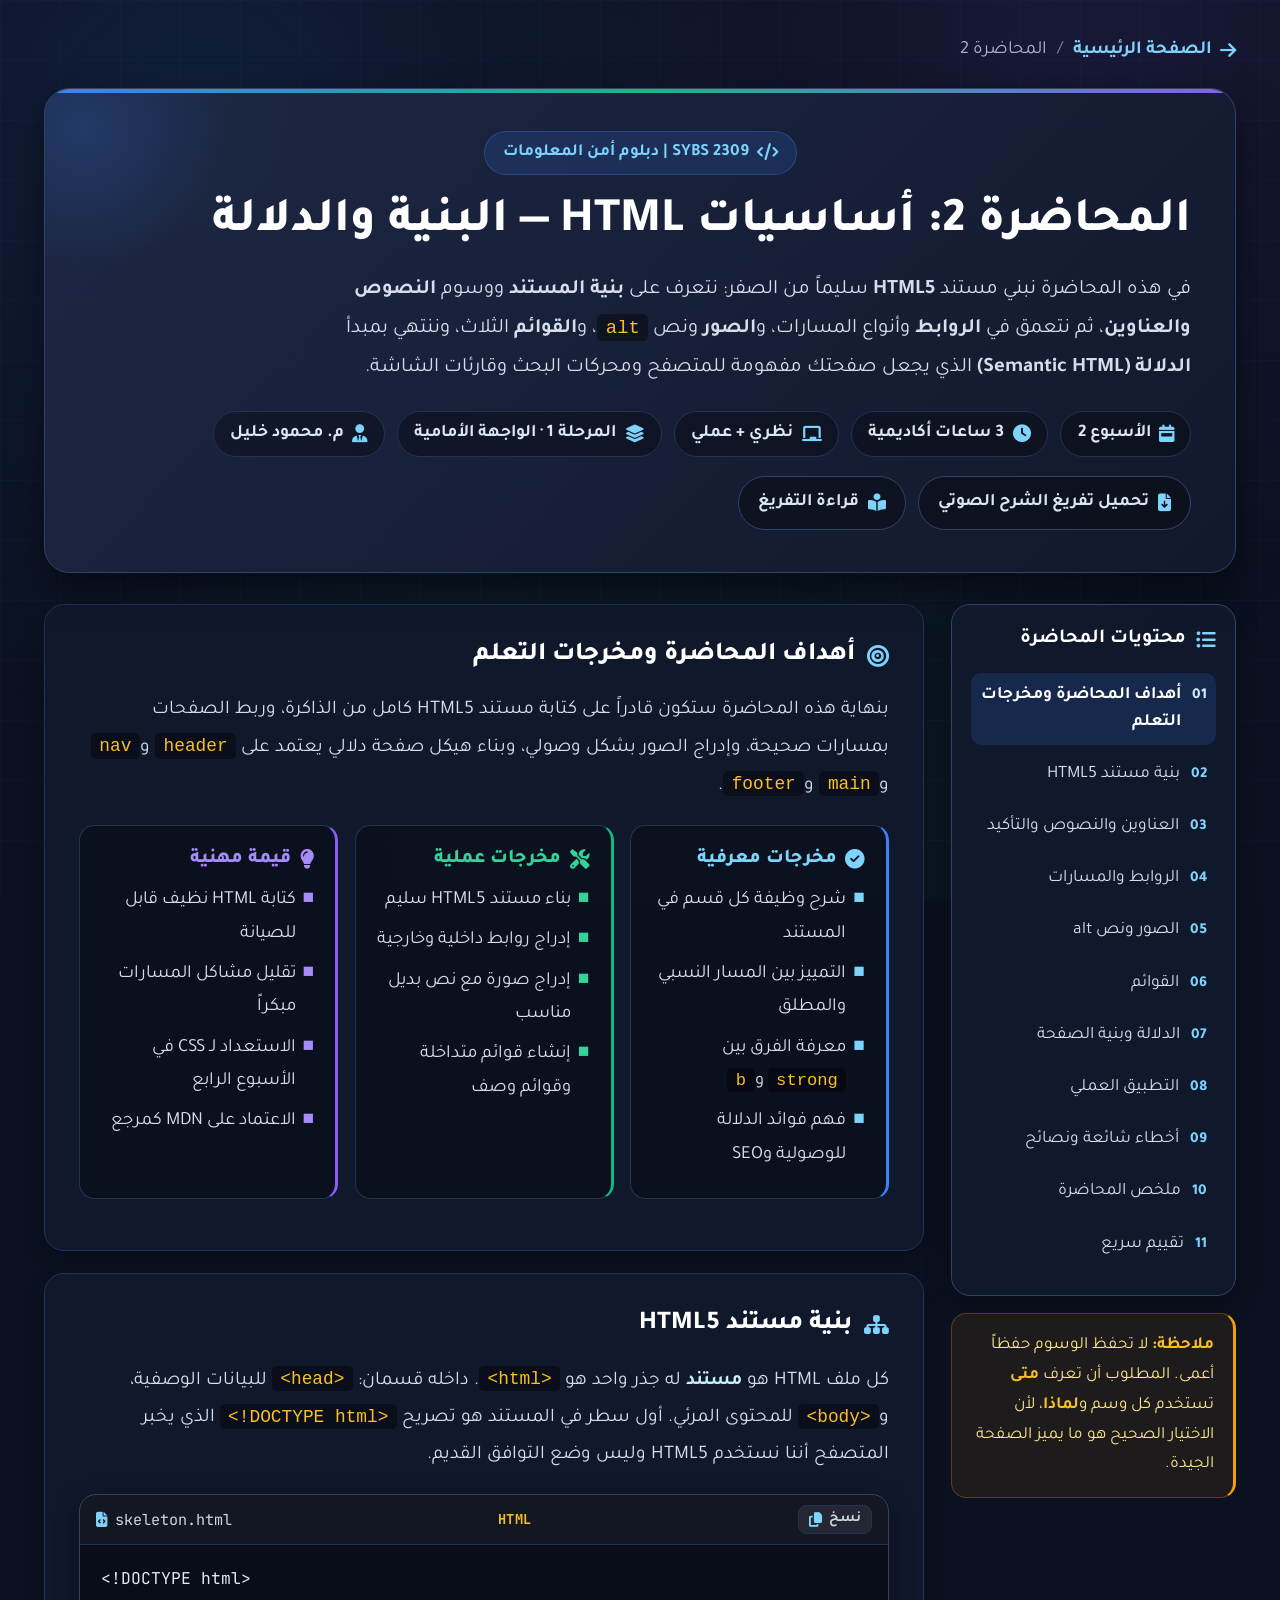
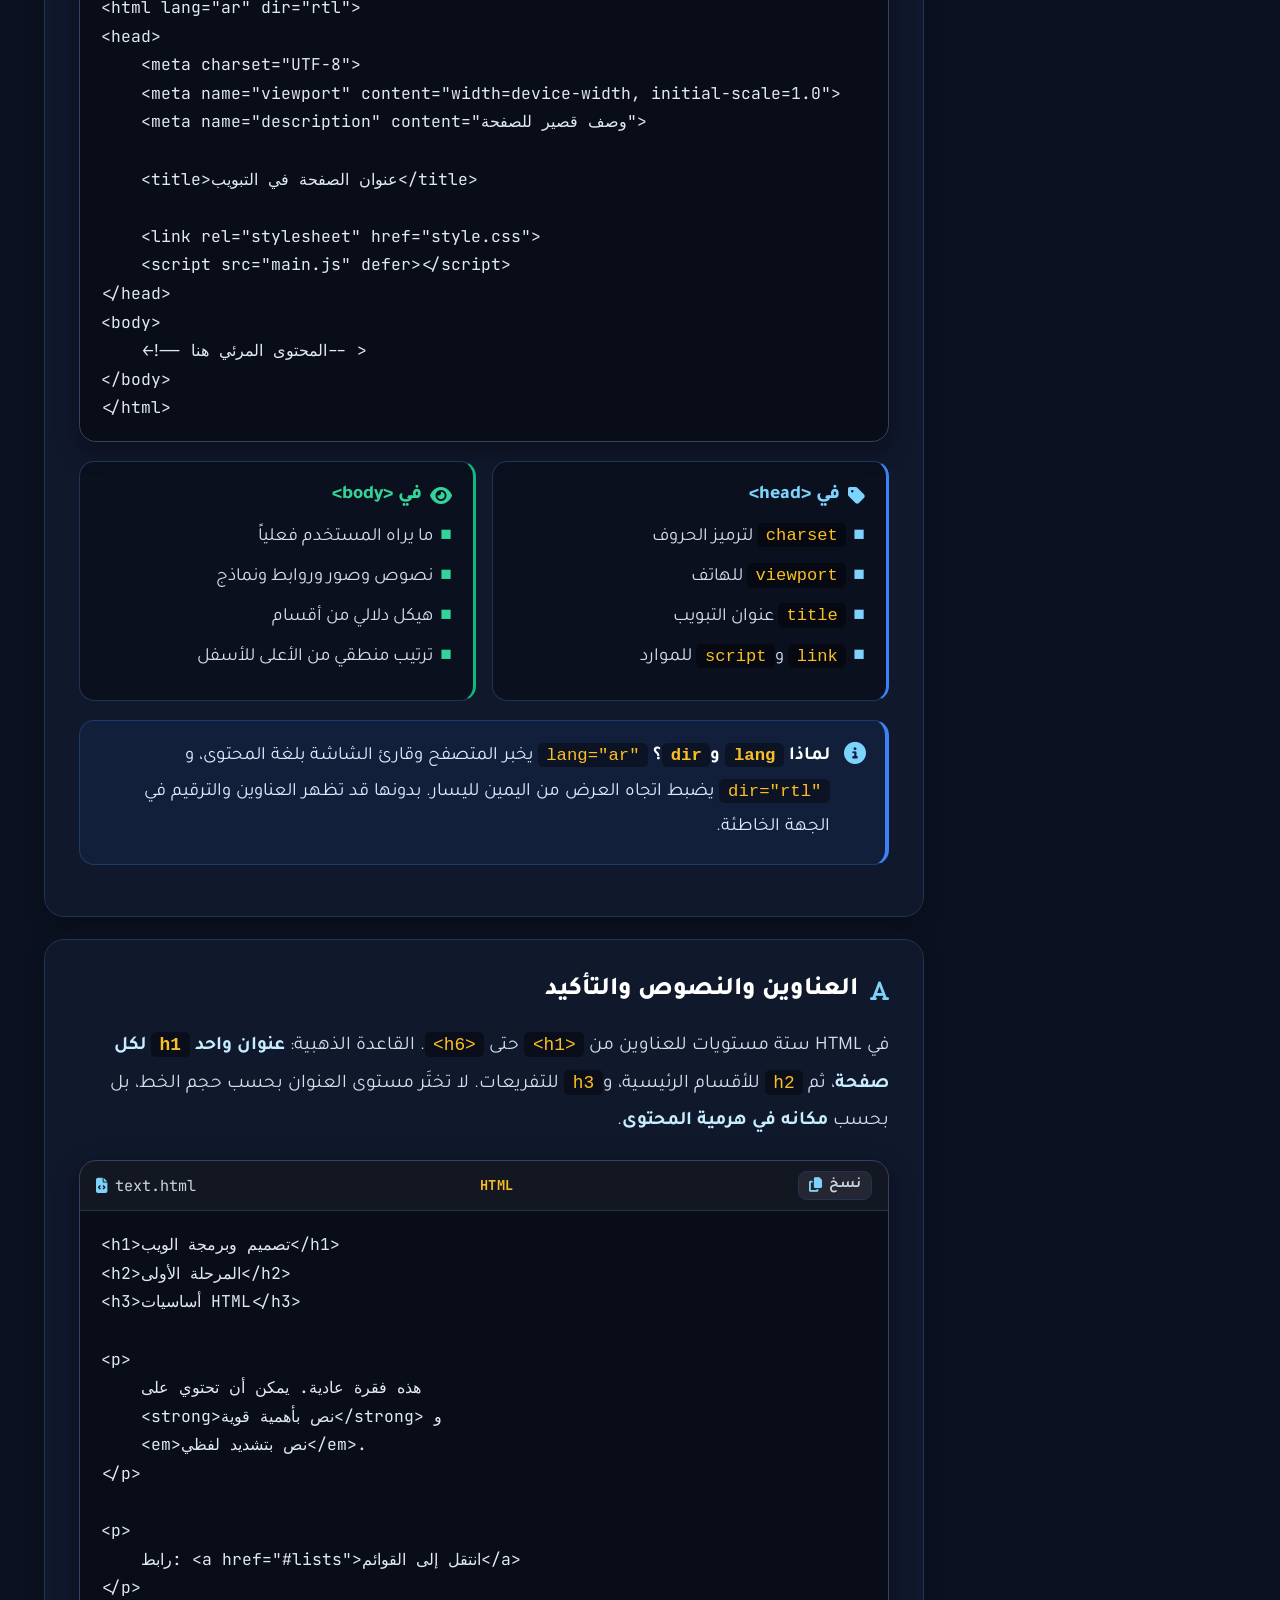
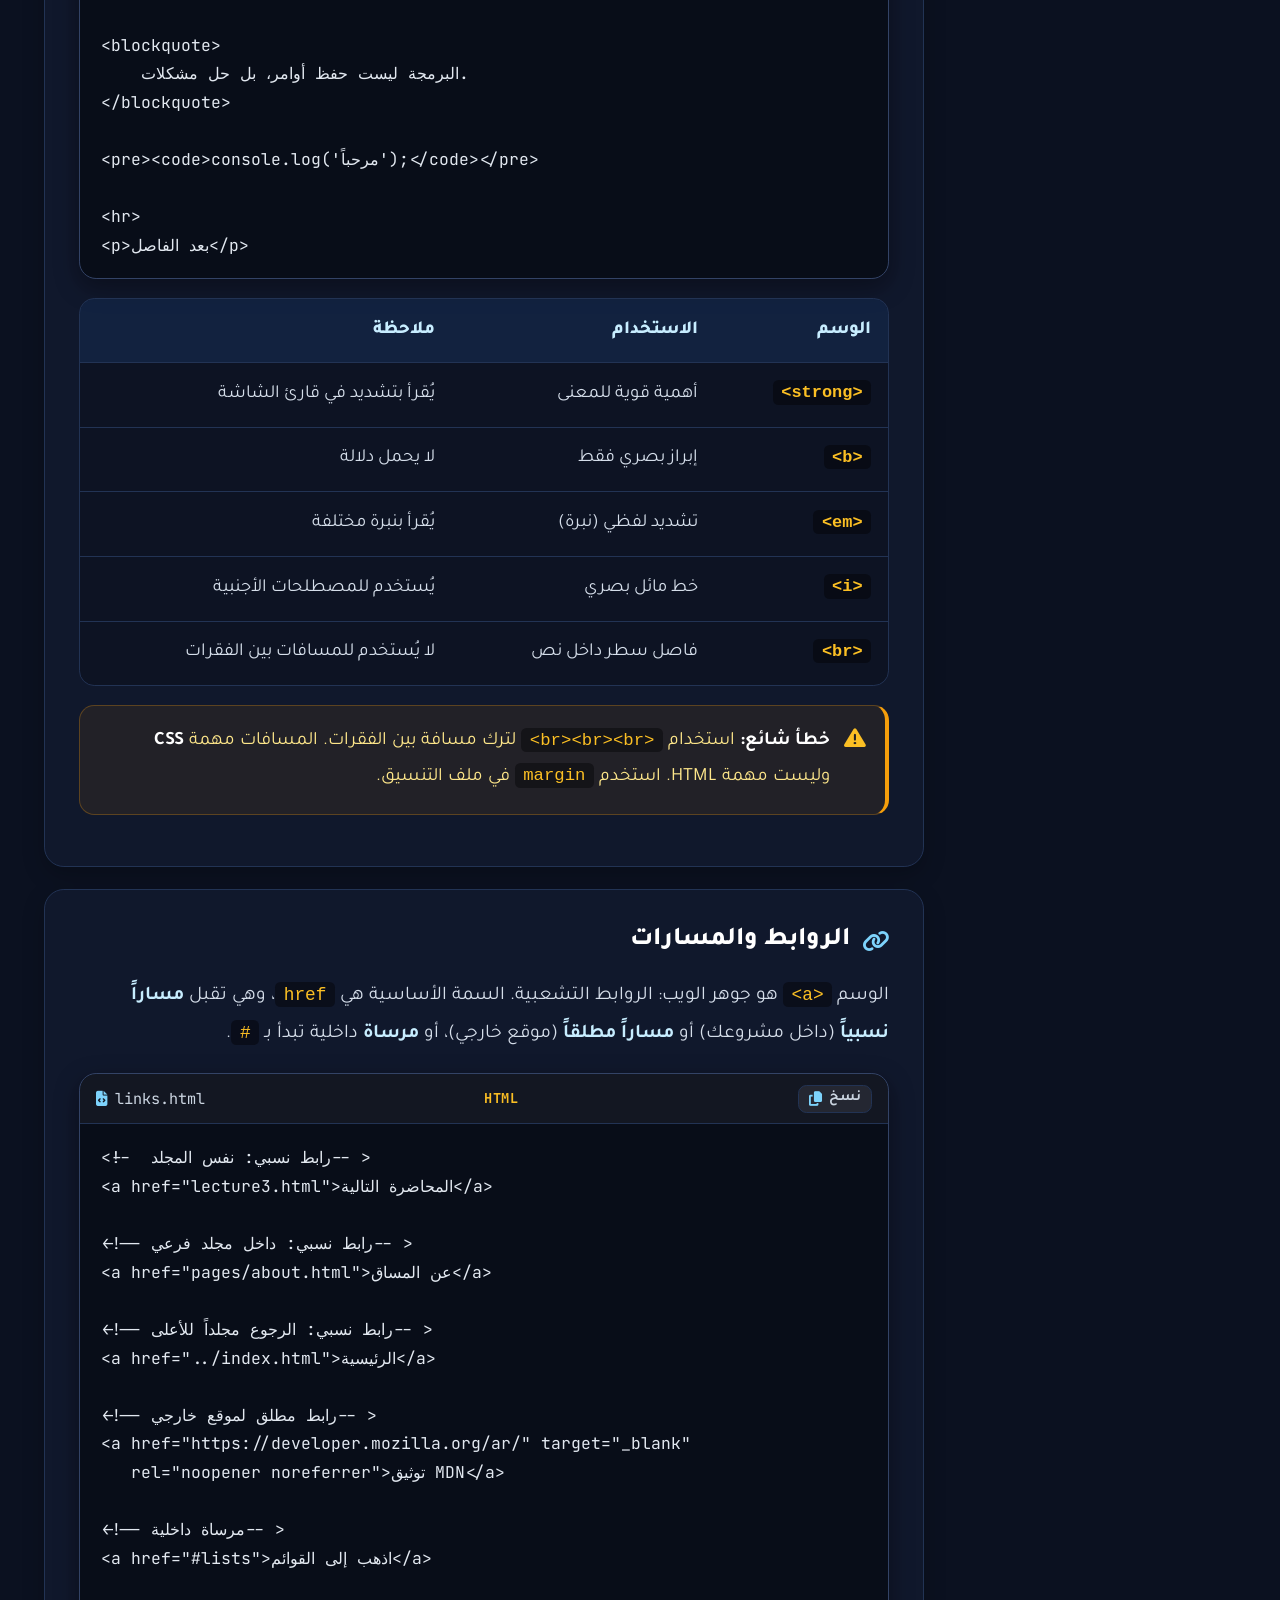
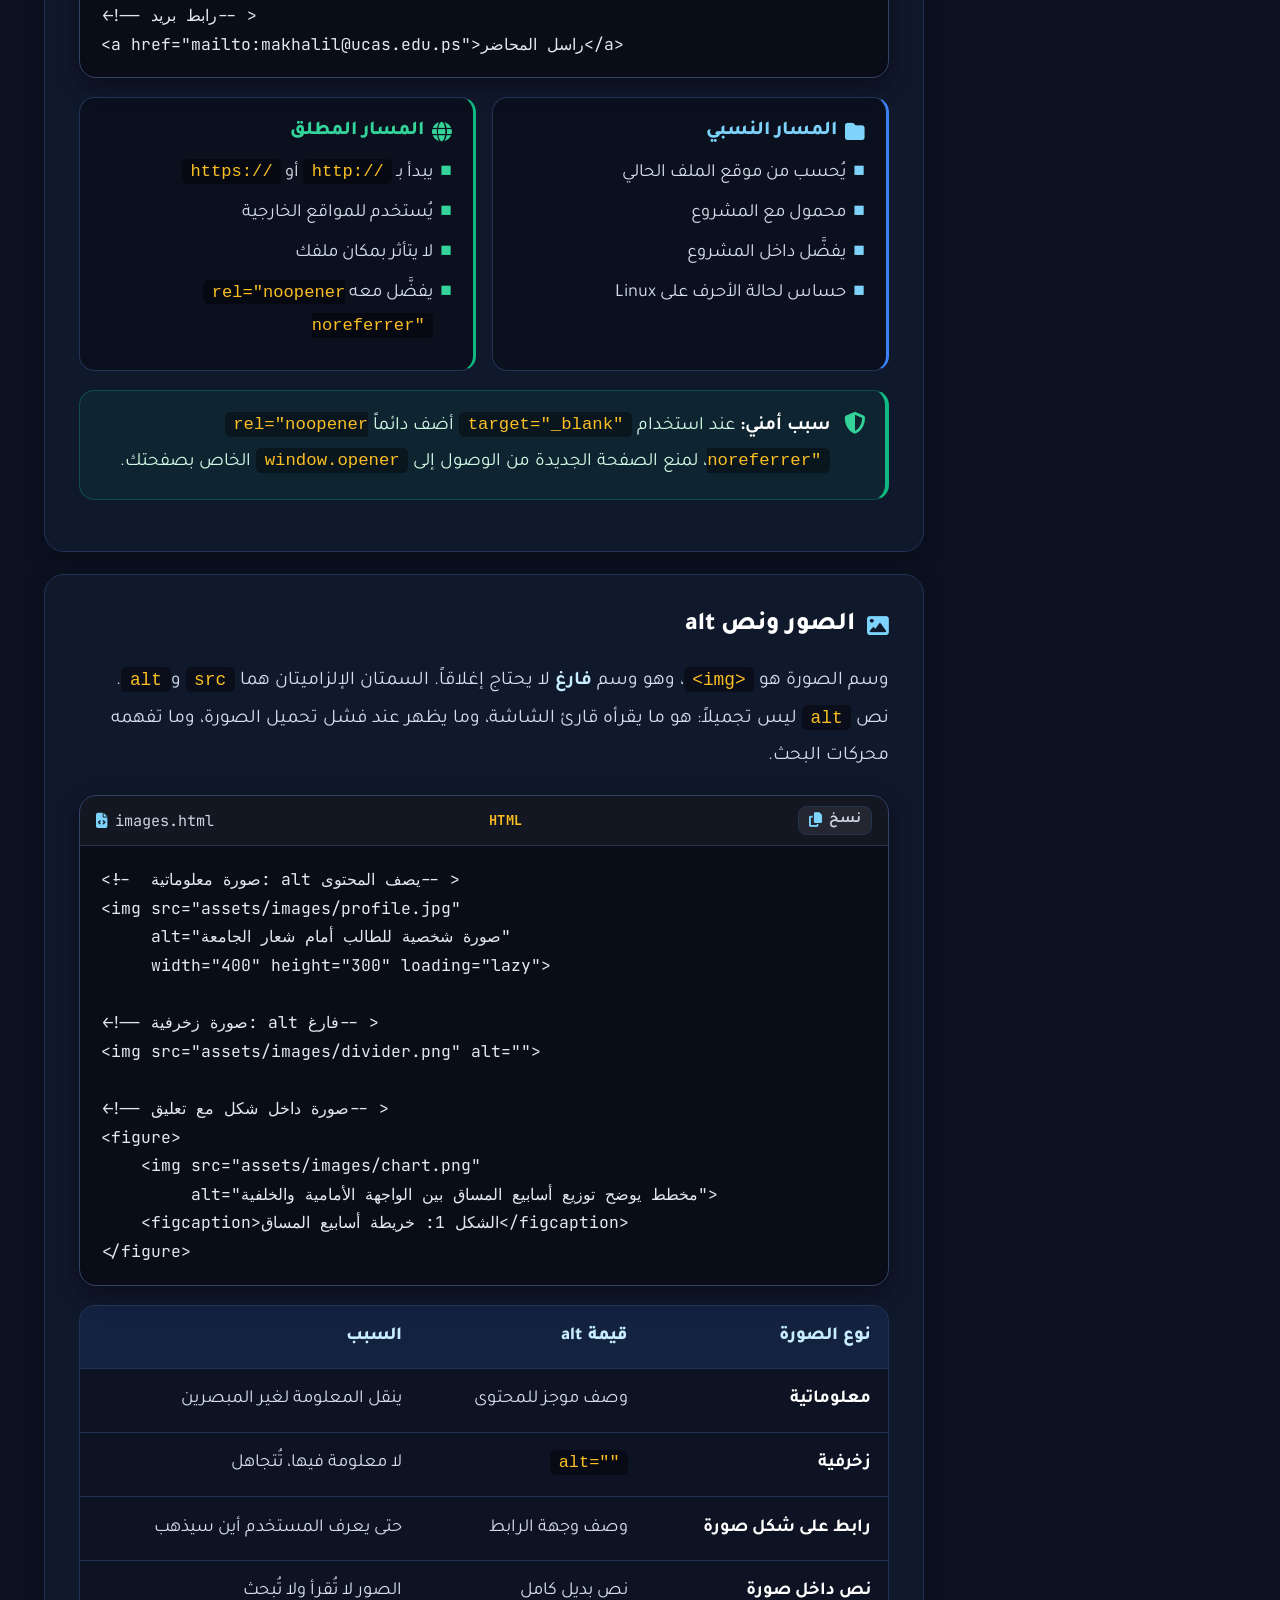
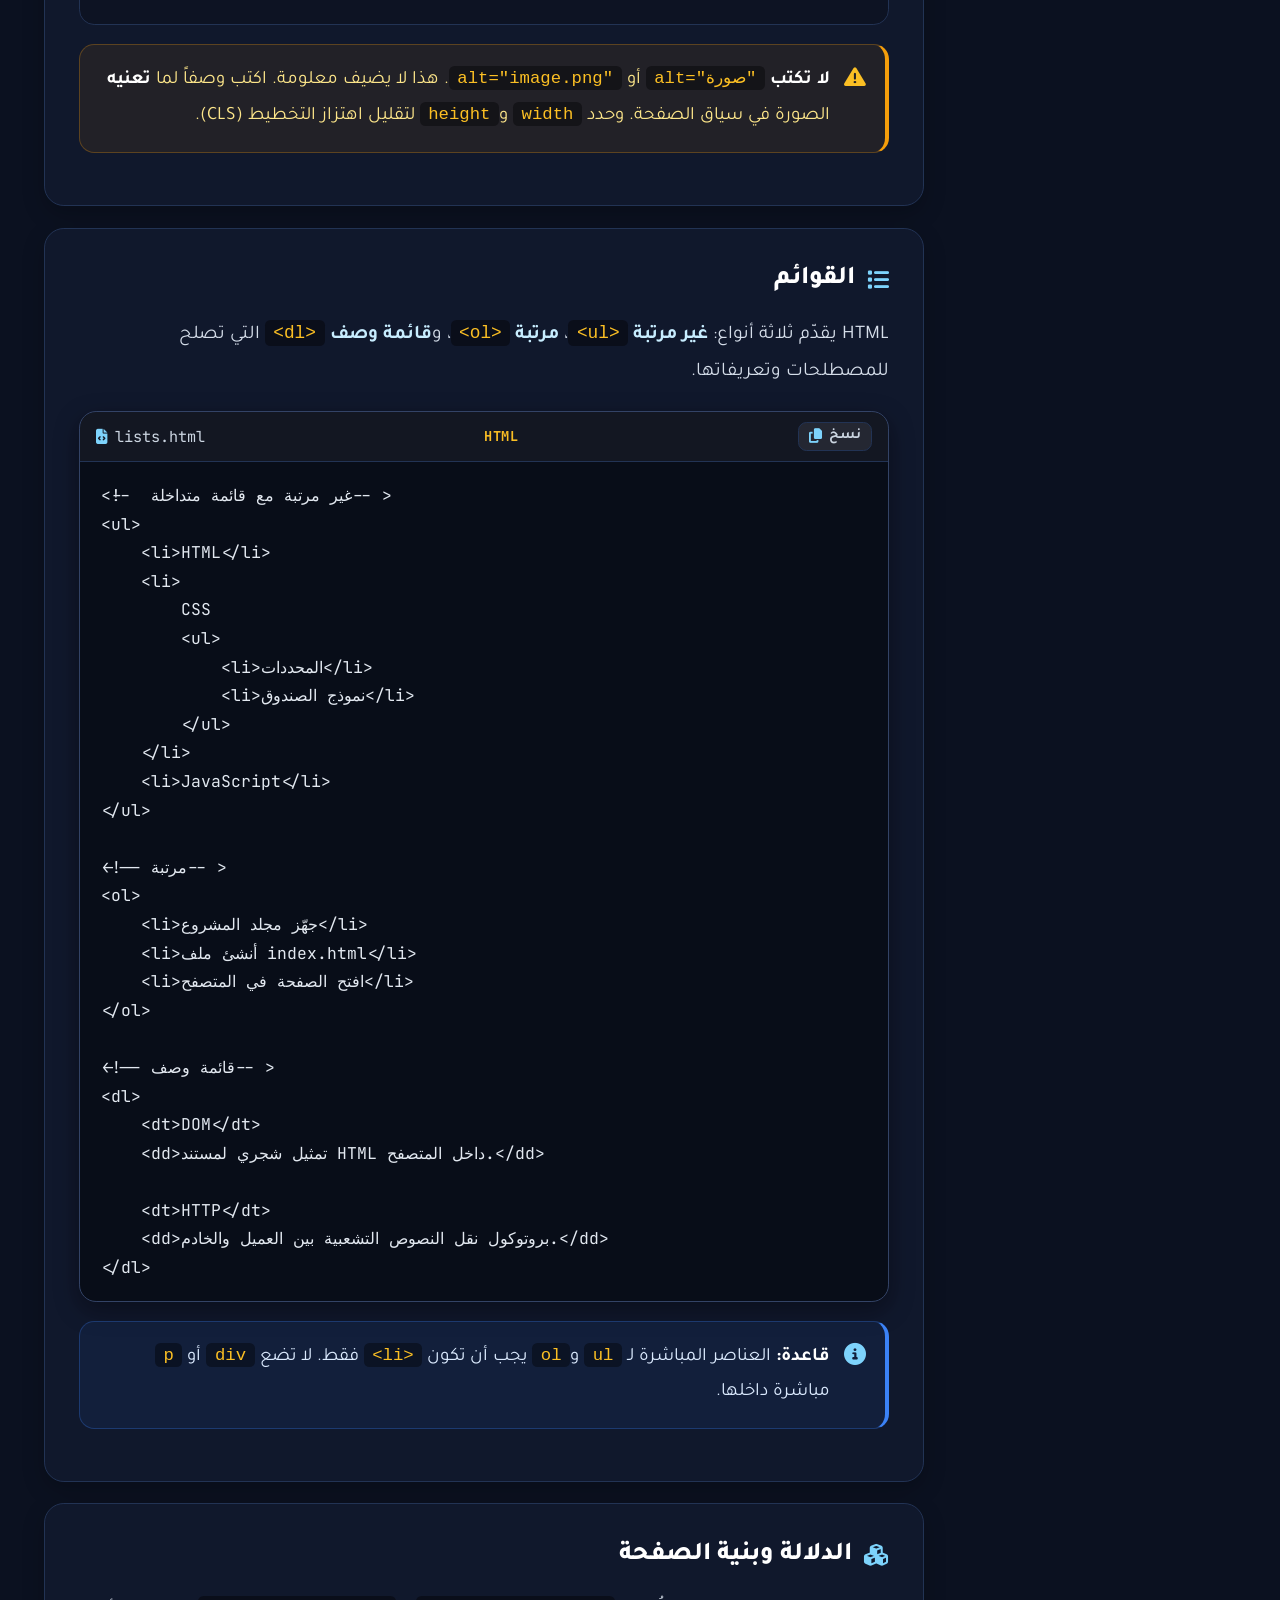
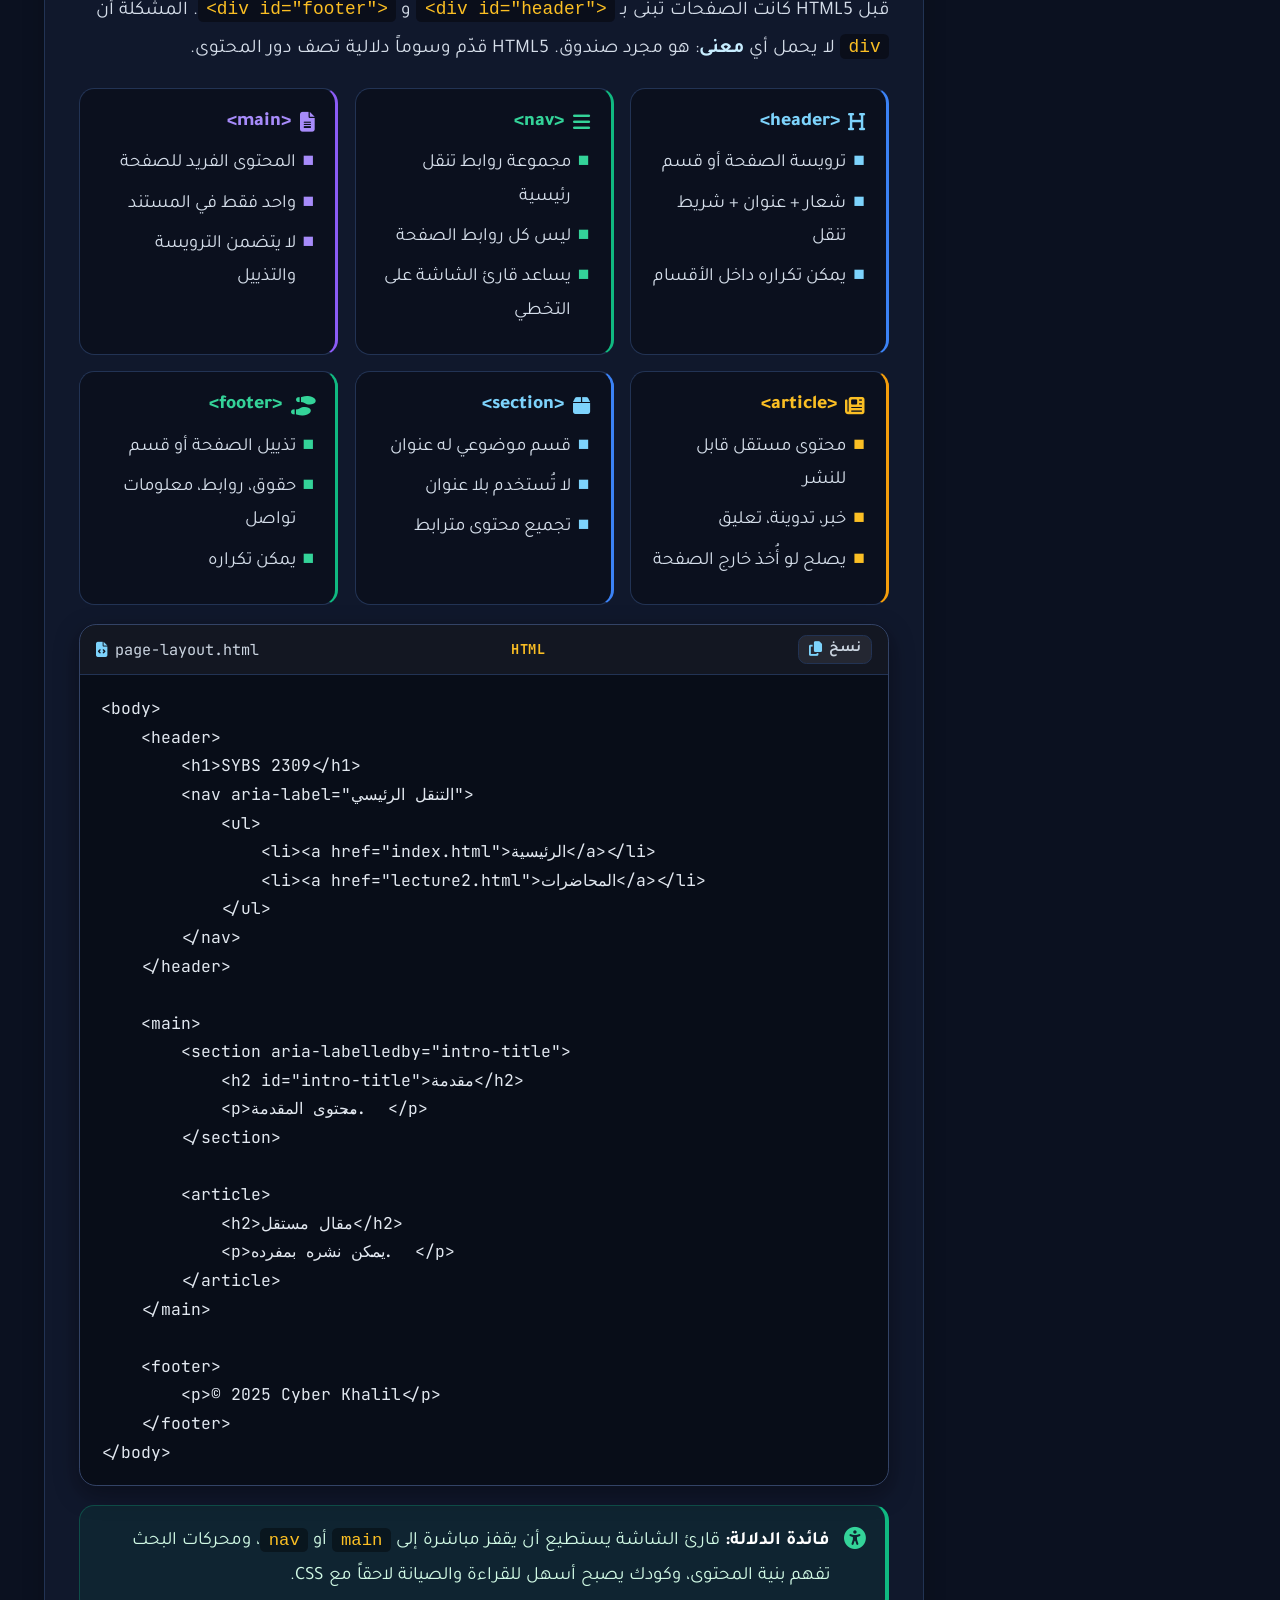
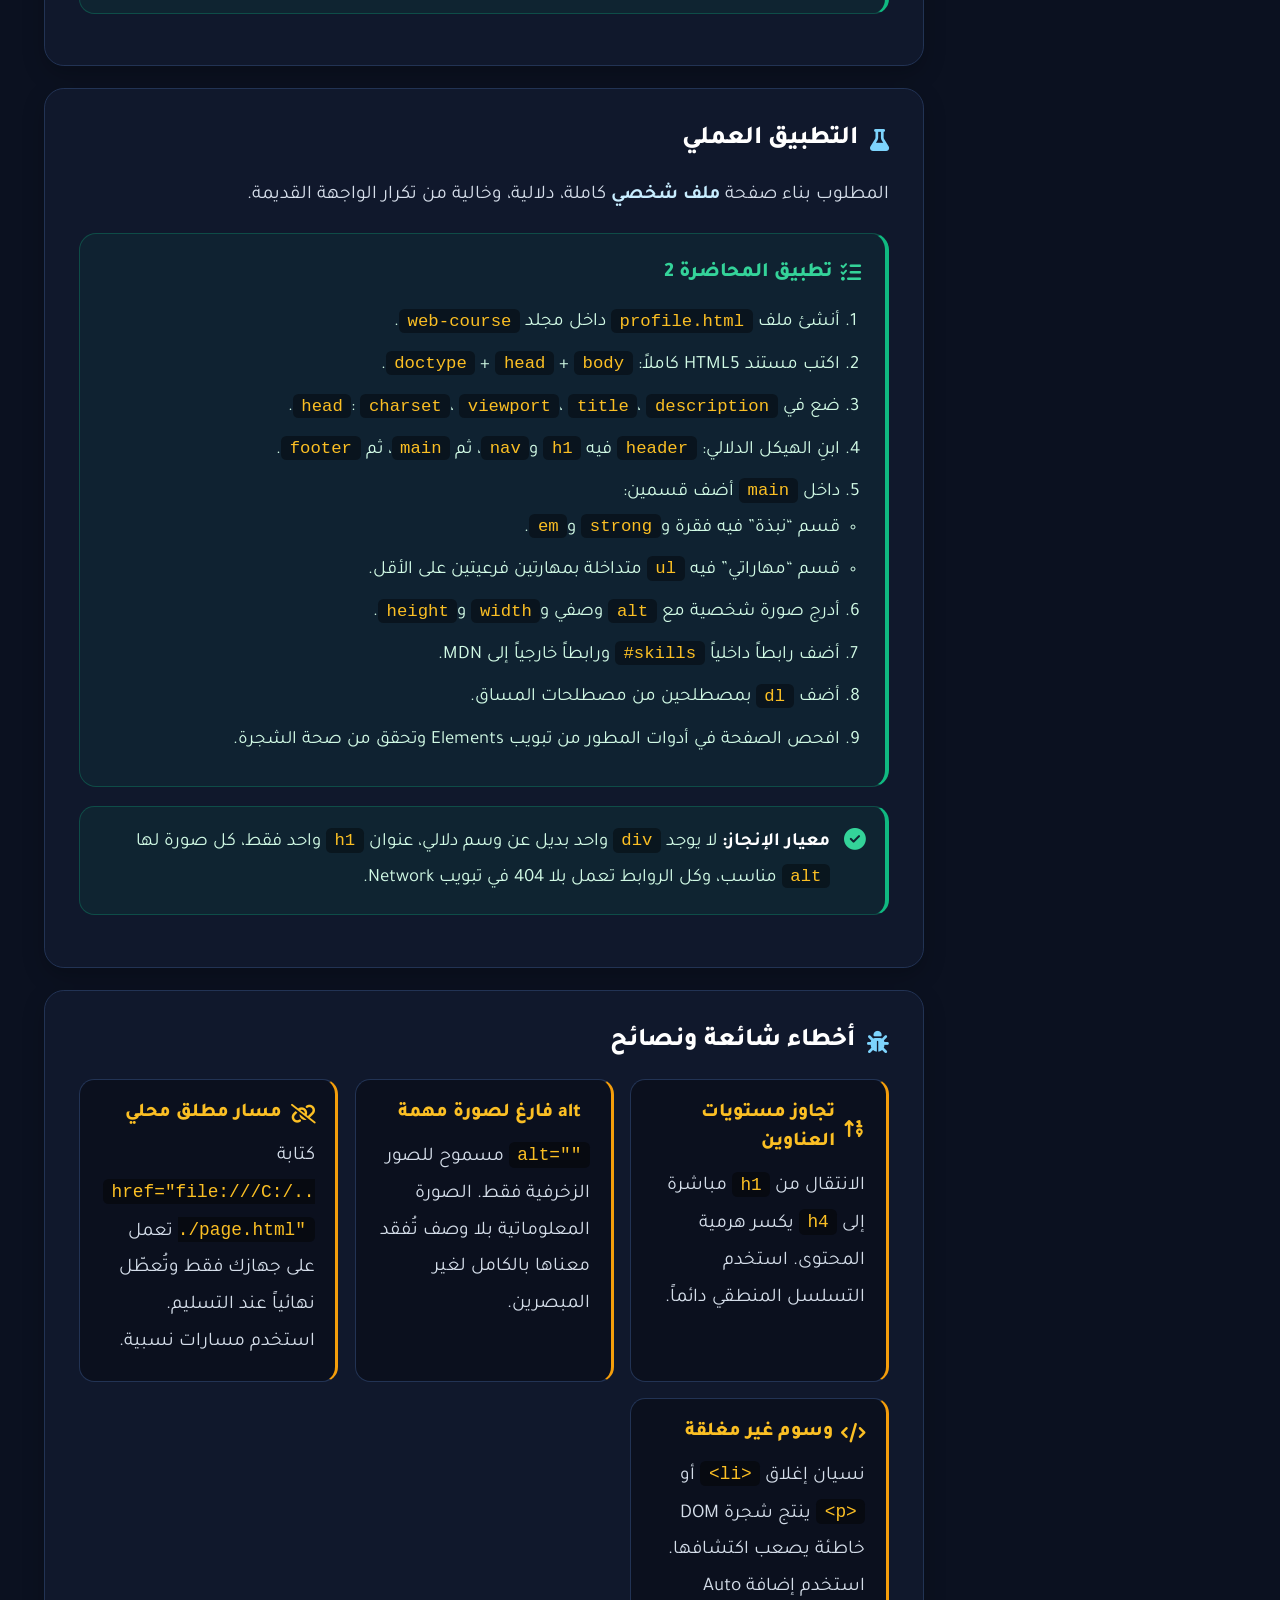
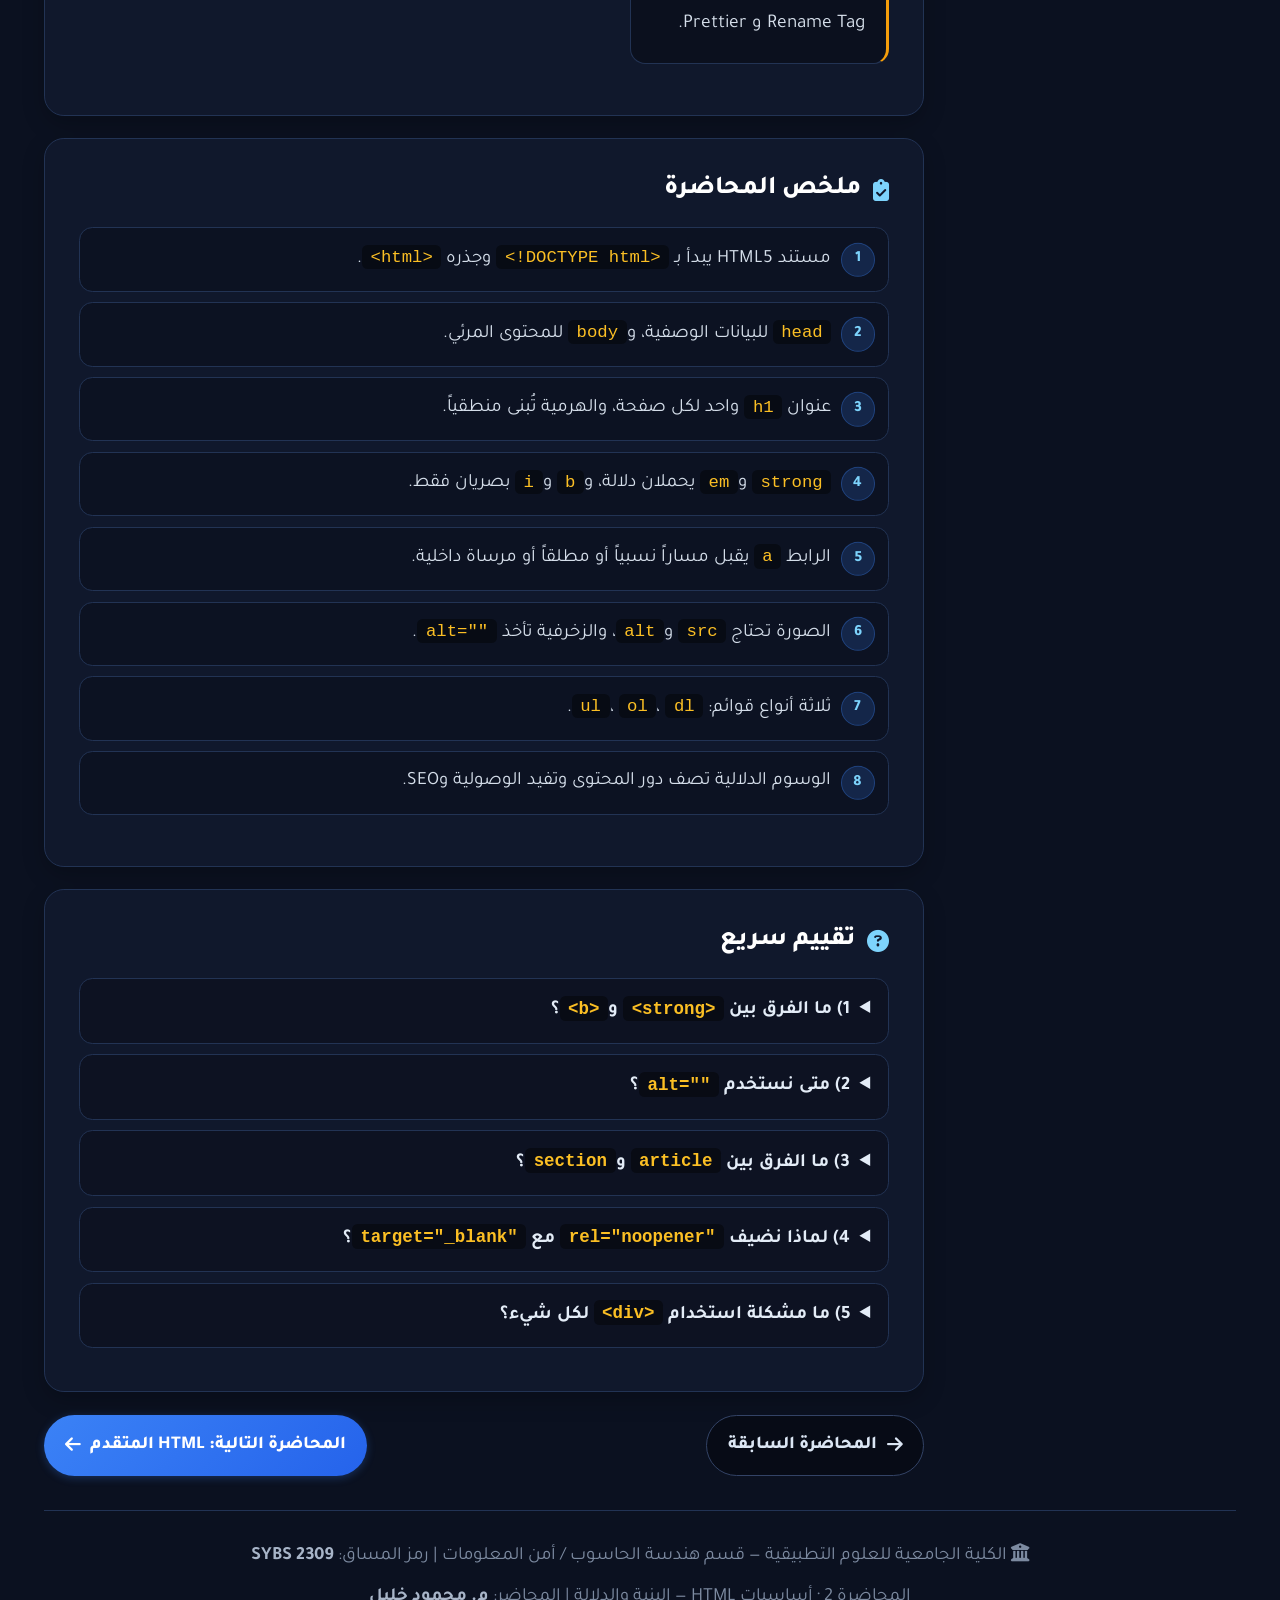
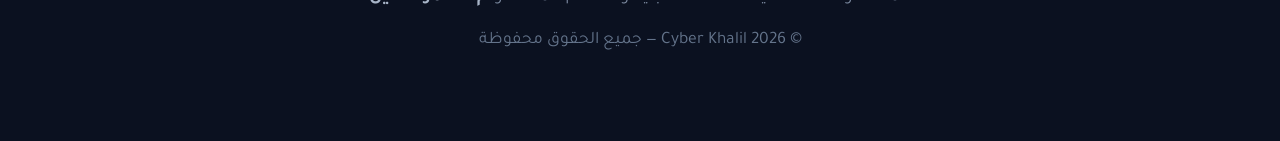
<file: lecture2.html>
<!DOCTYPE html>
<html lang="ar" dir="rtl">

<head>
    <meta charset="UTF-8">
    <meta name="viewport" content="width=device-width, initial-scale=1.0, user-scalable=yes">
    <title>المحاضرة 2 | أساسيات HTML — البنية والدلالة — SYBS 2309</title>
    <meta name="theme-color" content="#0b1120">
    <meta name="description"
        content="المحاضرة الثانية من مساق SYBS 2309: بنية مستند HTML5، وسوم النصوص والعناوين، الروابط والمسارات النسبية والمطلقة، الصور ونص alt، القوائم، والدلالة (Semantic HTML).">
    <link
        href="https://fonts.googleapis.com/css2?family=Tajawal:wght@400;500;700;800&family=JetBrains+Mono:wght@400;600&display=swap"
        rel="stylesheet">
    <link rel="stylesheet" href="https://cdnjs.cloudflare.com/ajax/libs/font-awesome/6.4.0/css/all.min.css">
    <link rel="stylesheet" href="style.css">
    <link rel="stylesheet" href="lecture.css">
    <link rel="icon"
        href="data:image/svg+xml,<svg xmlns='http://www.w3.org/2000/svg' viewBox='0 0 100 100'><text y='.9em' font-size='90'>🧱</text></svg>">
</head>

<body>
    <div class="bg-grid"></div>

    <a class="skip-link" href="#main-content">تجاوز إلى محتوى المحاضرة</a>

    <div class="container lecture-container">

        <!-- ================= BREADCRUMB ================= -->
        <nav class="breadcrumb" aria-label="مسار التنقل">
            <a href="index.html"><i class="fas fa-arrow-right"></i> الصفحة الرئيسية</a>
            <span aria-hidden="true">/</span>
            <span aria-current="page">المحاضرة 2</span>
        </nav>

        <!-- ================= LECTURE HERO ================= -->
        <header class="lecture-hero" id="top">
            <div class="course-badge">
                <i class="fas fa-code"></i> SYBS 2309 | دبلوم أمن المعلومات
            </div>
            <h1>المحاضرة 2: أساسيات HTML — البنية والدلالة</h1>
            <p class="lecture-lead">
                في هذه المحاضرة نبني مستند <strong>HTML5</strong> سليماً من الصفر: نتعرف على
                <strong>بنية المستند</strong> ووسوم <strong>النصوص والعناوين</strong>، ثم نتعمق في
                <strong>الروابط</strong> وأنواع المسارات، و<strong>الصور</strong> ونص <code>alt</code>،
                و<strong>القوائم</strong> الثلاث، وننتهي بمبدأ <strong>الدلالة (Semantic HTML)</strong>
                الذي يجعل صفحتك مفهومة للمتصفح ومحركات البحث وقارئات الشاشة.
            </p>
            <div class="lecture-meta">
                <span><i class="fas fa-calendar-week"></i> الأسبوع 2</span>
                <span><i class="fas fa-clock"></i> 3 ساعات أكاديمية</span>
                <span><i class="fas fa-chalkboard"></i> نظري + عملي</span>
                <span><i class="fas fa-layer-group"></i> المرحلة 1 · الواجهة الأمامية</span>
                <span><i class="fas fa-user-tie"></i> م. محمود خليل</span>
            </div>
            <div class="lecture-tools">
                <a class="tool-btn" href="script2.txt" download>
                    <i class="fas fa-file-arrow-down"></i> تحميل تفريغ الشرح الصوتي
                </a>
                <a class="tool-btn" href="script2.txt" target="_blank" rel="noopener">
                    <i class="fas fa-book-open-reader"></i> قراءة التفريغ
                </a>
            </div>
        </header>

        <div class="lecture-layout">

            <!-- ================= ASIDE / TOC ================= -->
            <aside class="lecture-aside" aria-label="محتويات المحاضرة">
                <nav class="toc-card" aria-labelledby="toc-title">
                    <h2 id="toc-title"><i class="fas fa-list-ul"></i> محتويات المحاضرة</h2>
                    <ol class="toc-list">
                        <li><a href="#objectives">أهداف المحاضرة ومخرجات التعلم</a></li>
                        <li><a href="#document-structure">بنية مستند HTML5</a></li>
                        <li><a href="#text-elements">العناوين والنصوص والتأكيد</a></li>
                        <li><a href="#links">الروابط والمسارات</a></li>
                        <li><a href="#images">الصور ونص alt</a></li>
                        <li><a href="#lists">القوائم</a></li>
                        <li><a href="#semantic">الدلالة وبنية الصفحة</a></li>
                        <li><a href="#lab">التطبيق العملي</a></li>
                        <li><a href="#mistakes">أخطاء شائعة ونصائح</a></li>
                        <li><a href="#summary">ملخص المحاضرة</a></li>
                        <li><a href="#quick-check">تقييم سريع</a></li>
                    </ol>
                </nav>

                <div class="aside-note">
                    <strong>ملاحظة:</strong> لا تحفظ الوسوم حفظاً أعمى. المطلوب أن تعرف
                    <strong>متى</strong> تستخدم كل وسم و<strong>لماذا</strong>، لأن الاختيار الصحيح
                    هو ما يميز الصفحة الجيدة.
                </div>
            </aside>

            <!-- ================= MAIN ================= -->
            <main id="main-content" class="lecture-main">

                <!-- Objectives -->
                <section class="lecture-section" id="objectives" aria-labelledby="objectives-title">
                    <h2 class="section-title" id="objectives-title">
                        <i class="fas fa-bullseye"></i> أهداف المحاضرة ومخرجات التعلم
                    </h2>
                    <p>
                        بنهاية هذه المحاضرة ستكون قادراً على كتابة مستند HTML5 كامل من الذاكرة، وربط
                        الصفحات بمسارات صحيحة، وإدراج الصور بشكل وصولي، وبناء هيكل صفحة دلالي يعتمد على
                        <code>header</code> و<code>nav</code> و<code>main</code> و<code>footer</code>.
                    </p>
                    <div class="concept-grid">
                        <div class="concept-card">
                            <h3><i class="fas fa-check-circle"></i> مخرجات معرفية</h3>
                            <ul>
                                <li>شرح وظيفة كل قسم في المستند</li>
                                <li>التمييز بين المسار النسبي والمطلق</li>
                                <li>معرفة الفرق بين <code>strong</code> و<code>b</code></li>
                                <li>فهم فوائد الدلالة للوصولية وSEO</li>
                            </ul>
                        </div>
                        <div class="concept-card green">
                            <h3><i class="fas fa-tools"></i> مخرجات عملية</h3>
                            <ul>
                                <li>بناء مستند HTML5 سليم</li>
                                <li>إدراج روابط داخلية وخارجية</li>
                                <li>إدراج صورة مع نص بديل مناسب</li>
                                <li>إنشاء قوائم متداخلة وقوائم وصف</li>
                            </ul>
                        </div>
                        <div class="concept-card violet">
                            <h3><i class="fas fa-lightbulb"></i> قيمة مهنية</h3>
                            <ul>
                                <li>كتابة HTML نظيف قابل للصيانة</li>
                                <li>تقليل مشاكل المسارات مبكراً</li>
                                <li>الاستعداد لـ CSS في الأسبوع الرابع</li>
                                <li>الاعتماد على MDN كمرجع</li>
                            </ul>
                        </div>
                    </div>
                </section>

                <!-- Document structure -->
                <section class="lecture-section" id="document-structure" aria-labelledby="structure-title">
                    <h2 class="section-title" id="structure-title">
                        <i class="fas fa-sitemap"></i> بنية مستند HTML5
                    </h2>
                    <p>
                        كل ملف HTML هو <strong>مستند</strong> له جذر واحد هو <code>&lt;html&gt;</code>.
                        داخله قسمان: <code>&lt;head&gt;</code> للبيانات الوصفية، و<code>&lt;body&gt;</code>
                        للمحتوى المرئي. أول سطر في المستند هو تصريح <code>&lt;!DOCTYPE html&gt;</code>
                        الذي يخبر المتصفح أننا نستخدم HTML5 وليس وضع التوافق القديم.
                    </p>

                    <div class="code-window">
                        <div class="code-head">
                            <span><i class="fas fa-file-code"></i> skeleton.html</span>
                            <span class="code-lang">HTML</span>
                        </div>
                        <pre><code>&lt;!DOCTYPE html&gt;
&lt;html lang="ar" dir="rtl"&gt;
&lt;head&gt;
    &lt;meta charset="UTF-8"&gt;
    &lt;meta name="viewport" content="width=device-width, initial-scale=1.0"&gt;
    &lt;meta name="description" content="وصف قصير للصفحة"&gt;

    &lt;title&gt;عنوان الصفحة في التبويب&lt;/title&gt;

    &lt;link rel="stylesheet" href="style.css"&gt;
    &lt;script src="main.js" defer&gt;&lt;/script&gt;
&lt;/head&gt;
&lt;body&gt;
    &lt;!-- المحتوى المرئي هنا --&gt;
&lt;/body&gt;
&lt;/html&gt;</code></pre>
                    </div>

                    <div class="concept-grid">
                        <div class="concept-card">
                            <h3><i class="fas fa-tag"></i> في &lt;head&gt;</h3>
                            <ul>
                                <li><code>charset</code> لترميز الحروف</li>
                                <li><code>viewport</code> للهاتف</li>
                                <li><code>title</code> عنوان التبويب</li>
                                <li><code>link</code> و<code>script</code> للموارد</li>
                            </ul>
                        </div>
                        <div class="concept-card green">
                            <h3><i class="fas fa-eye"></i> في &lt;body&gt;</h3>
                            <ul>
                                <li>ما يراه المستخدم فعلياً</li>
                                <li>نصوص وصور وروابط ونماذج</li>
                                <li>هيكل دلالي من أقسام</li>
                                <li>ترتيب منطقي من الأعلى للأسفل</li>
                            </ul>
                        </div>
                    </div>

                    <div class="callout">
                        <i class="fas fa-circle-info"></i>
                        <div>
                            <strong>لماذا <code>lang</code> و<code>dir</code>؟</strong>
                            <code>lang="ar"</code> يخبر المتصفح وقارئ الشاشة بلغة المحتوى، و
                            <code>dir="rtl"</code> يضبط اتجاه العرض من اليمين لليسار. بدونها قد تظهر
                            العناوين والترقيم في الجهة الخاطئة.
                        </div>
                    </div>
                </section>

                <!-- Text elements -->
                <section class="lecture-section" id="text-elements" aria-labelledby="text-title">
                    <h2 class="section-title" id="text-title">
                        <i class="fas fa-font"></i> العناوين والنصوص والتأكيد
                    </h2>
                    <p>
                        في HTML ستة مستويات للعناوين من <code>&lt;h1&gt;</code> حتى <code>&lt;h6&gt;</code>.
                        القاعدة الذهبية: <strong>عنوان واحد <code>h1</code> لكل صفحة</strong>، ثم
                        <code>h2</code> للأقسام الرئيسية، و<code>h3</code> للتفريعات. لا تختَر مستوى العنوان
                        بحسب حجم الخط، بل بحسب <strong>مكانه في هرمية المحتوى</strong>.
                    </p>

                    <div class="code-window">
                        <div class="code-head">
                            <span><i class="fas fa-file-code"></i> text.html</span>
                            <span class="code-lang">HTML</span>
                        </div>
                        <pre><code>&lt;h1&gt;تصميم وبرمجة الويب&lt;/h1&gt;
&lt;h2&gt;المرحلة الأولى&lt;/h2&gt;
&lt;h3&gt;أساسيات HTML&lt;/h3&gt;

&lt;p&gt;
    هذه فقرة عادية. يمكن أن تحتوي على
    &lt;strong&gt;نص بأهمية قوية&lt;/strong&gt; و
    &lt;em&gt;نص بتشديد لفظي&lt;/em&gt;.
&lt;/p&gt;

&lt;p&gt;
    رابط: &lt;a href="#lists"&gt;انتقل إلى القوائم&lt;/a&gt;
&lt;/p&gt;

&lt;blockquote&gt;
    البرمجة ليست حفظ أوامر، بل حل مشكلات.
&lt;/blockquote&gt;

&lt;pre&gt;&lt;code&gt;console.log('مرحباً');&lt;/code&gt;&lt;/pre&gt;

&lt;hr&gt;
&lt;p&gt;بعد الفاصل&lt;/p&gt;</code></pre>
                    </div>

                    <div class="table-wrap">
                        <table class="compare-table">
                            <thead>
                                <tr>
                                    <th>الوسم</th>
                                    <th>الاستخدام</th>
                                    <th>ملاحظة</th>
                                </tr>
                            </thead>
                            <tbody>
                                <tr>
                                    <td><code>&lt;strong&gt;</code></td>
                                    <td>أهمية قوية للمعنى</td>
                                    <td>يُقرأ بتشديد في قارئ الشاشة</td>
                                </tr>
                                <tr>
                                    <td><code>&lt;b&gt;</code></td>
                                    <td>إبراز بصري فقط</td>
                                    <td>لا يحمل دلالة</td>
                                </tr>
                                <tr>
                                    <td><code>&lt;em&gt;</code></td>
                                    <td>تشديد لفظي (نبرة)</td>
                                    <td>يُقرأ بنبرة مختلفة</td>
                                </tr>
                                <tr>
                                    <td><code>&lt;i&gt;</code></td>
                                    <td>خط مائل بصري</td>
                                    <td>يُستخدم للمصطلحات الأجنبية</td>
                                </tr>
                                <tr>
                                    <td><code>&lt;br&gt;</code></td>
                                    <td>فاصل سطر داخل نص</td>
                                    <td>لا يُستخدم للمسافات بين الفقرات</td>
                                </tr>
                            </tbody>
                        </table>
                    </div>

                    <div class="callout warn">
                        <i class="fas fa-triangle-exclamation"></i>
                        <div>
                            <strong>خطأ شائع:</strong> استخدام <code>&lt;br&gt;&lt;br&gt;&lt;br&gt;</code>
                            لترك مسافة بين الفقرات. المسافات مهمة <strong>CSS</strong> وليست مهمة HTML.
                            استخدم <code>margin</code> في ملف التنسيق.
                        </div>
                    </div>
                </section>

                <!-- Links -->
                <section class="lecture-section" id="links" aria-labelledby="links-title">
                    <h2 class="section-title" id="links-title">
                        <i class="fas fa-link"></i> الروابط والمسارات
                    </h2>
                    <p>
                        الوسم <code>&lt;a&gt;</code> هو جوهر الويب: الروابط التشعبية. السمة الأساسية هي
                        <code>href</code>، وهي تقبل <strong>مساراً نسبياً</strong> (داخل مشروعك) أو
                        <strong>مساراً مطلقاً</strong> (موقع خارجي)، أو <strong>مرساة</strong> داخلية
                        تبدأ بـ <code>#</code>.
                    </p>

                    <div class="code-window">
                        <div class="code-head">
                            <span><i class="fas fa-file-code"></i> links.html</span>
                            <span class="code-lang">HTML</span>
                        </div>
                        <pre><code>&lt;!-- رابط نسبي: نفس المجلد --&gt;
&lt;a href="lecture3.html"&gt;المحاضرة التالية&lt;/a&gt;

&lt;!-- رابط نسبي: داخل مجلد فرعي --&gt;
&lt;a href="pages/about.html"&gt;عن المساق&lt;/a&gt;

&lt;!-- رابط نسبي: الرجوع مجلداً للأعلى --&gt;
&lt;a href="../index.html"&gt;الرئيسية&lt;/a&gt;

&lt;!-- رابط مطلق لموقع خارجي --&gt;
&lt;a href="https://developer.mozilla.org/ar/" target="_blank"
   rel="noopener noreferrer"&gt;توثيق MDN&lt;/a&gt;

&lt;!-- مرساة داخلية --&gt;
&lt;a href="#lists"&gt;اذهب إلى القوائم&lt;/a&gt;

&lt;!-- رابط بريد --&gt;
&lt;a href="mailto:makhalil@ucas.edu.ps"&gt;راسل المحاضر&lt;/a&gt;</code></pre>
                    </div>

                    <div class="concept-grid">
                        <div class="concept-card">
                            <h3><i class="fas fa-folder"></i> المسار النسبي</h3>
                            <ul>
                                <li>يُحسب من موقع الملف الحالي</li>
                                <li>محمول مع المشروع</li>
                                <li>يفضَّل داخل المشروع</li>
                                <li>حساس لحالة الأحرف على Linux</li>
                            </ul>
                        </div>
                        <div class="concept-card green">
                            <h3><i class="fas fa-globe"></i> المسار المطلق</h3>
                            <ul>
                                <li>يبدأ بـ <code>http://</code> أو <code>https://</code></li>
                                <li>يُستخدم للمواقع الخارجية</li>
                                <li>لا يتأثر بمكان ملفك</li>
                                <li>يفضَّل معه <code>rel="noopener noreferrer"</code></li>
                            </ul>
                        </div>
                    </div>

                    <div class="callout success">
                        <i class="fas fa-shield-halved"></i>
                        <div>
                            <strong>سبب أمني:</strong> عند استخدام <code>target="_blank"</code> أضف
                            دائماً <code>rel="noopener noreferrer"</code>، لمنع الصفحة الجديدة من الوصول
                            إلى <code>window.opener</code> الخاص بصفحتك.
                        </div>
                    </div>
                </section>

                <!-- Images -->
                <section class="lecture-section" id="images" aria-labelledby="images-title">
                    <h2 class="section-title" id="images-title">
                        <i class="fas fa-image"></i> الصور ونص alt
                    </h2>
                    <p>
                        وسم الصورة هو <code>&lt;img&gt;</code>، وهو وسم <strong>فارغ</strong> لا يحتاج
                        إغلاقاً. السمتان الإلزاميتان هما <code>src</code> و<code>alt</code>. نص
                        <code>alt</code> ليس تجميلاً: هو ما يقرأه قارئ الشاشة، وما يظهر عند فشل تحميل
                        الصورة، وما تفهمه محركات البحث.
                    </p>

                    <div class="code-window">
                        <div class="code-head">
                            <span><i class="fas fa-file-code"></i> images.html</span>
                            <span class="code-lang">HTML</span>
                        </div>
                        <pre><code>&lt;!-- صورة معلوماتية: alt يصف المحتوى --&gt;
&lt;img src="assets/images/profile.jpg"
     alt="صورة شخصية للطالب أمام شعار الجامعة"
     width="400" height="300" loading="lazy"&gt;

&lt;!-- صورة زخرفية: alt فارغ --&gt;
&lt;img src="assets/images/divider.png" alt=""&gt;

&lt;!-- صورة داخل شكل مع تعليق --&gt;
&lt;figure&gt;
    &lt;img src="assets/images/chart.png"
         alt="مخطط يوضح توزيع أسابيع المساق بين الواجهة الأمامية والخلفية"&gt;
    &lt;figcaption&gt;الشكل 1: خريطة أسابيع المساق&lt;/figcaption&gt;
&lt;/figure&gt;</code></pre>
                    </div>

                    <div class="table-wrap">
                        <table class="compare-table">
                            <thead>
                                <tr>
                                    <th>نوع الصورة</th>
                                    <th>قيمة alt</th>
                                    <th>السبب</th>
                                </tr>
                            </thead>
                            <tbody>
                                <tr>
                                    <td>معلوماتية</td>
                                    <td>وصف موجز للمحتوى</td>
                                    <td>ينقل المعلومة لغير المبصرين</td>
                                </tr>
                                <tr>
                                    <td>زخرفية</td>
                                    <td><code>alt=""</code></td>
                                    <td>لا معلومة فيها، تُتجاهل</td>
                                </tr>
                                <tr>
                                    <td>رابط على شكل صورة</td>
                                    <td>وصف وجهة الرابط</td>
                                    <td>حتى يعرف المستخدم أين سيذهب</td>
                                </tr>
                                <tr>
                                    <td>نص داخل صورة</td>
                                    <td>نص بديل كامل</td>
                                    <td>الصور لا تُقرأ ولا تُبحث</td>
                                </tr>
                            </tbody>
                        </table>
                    </div>

                    <div class="callout warn">
                        <i class="fas fa-triangle-exclamation"></i>
                        <div>
                            <strong>لا تكتب</strong> <code>alt="صورة"</code> أو <code>alt="image.png"</code>.
                            هذا لا يضيف معلومة. اكتب وصفاً لما <strong>تعنيه</strong> الصورة في سياق الصفحة.
                            وحدد <code>width</code> و<code>height</code> لتقليل اهتزاز التخطيط (CLS).
                        </div>
                    </div>
                </section>

                <!-- Lists -->
                <section class="lecture-section" id="lists" aria-labelledby="lists-title">
                    <h2 class="section-title" id="lists-title">
                        <i class="fas fa-list"></i> القوائم
                    </h2>
                    <p>
                        HTML يقدّم ثلاثة أنواع: <strong>غير مرتبة</strong> <code>&lt;ul&gt;</code>،
                        <strong>مرتبة</strong> <code>&lt;ol&gt;</code>، و<strong>قائمة وصف</strong>
                        <code>&lt;dl&gt;</code> التي تصلح للمصطلحات وتعريفاتها.
                    </p>

                    <div class="code-window">
                        <div class="code-head">
                            <span><i class="fas fa-file-code"></i> lists.html</span>
                            <span class="code-lang">HTML</span>
                        </div>
                        <pre><code>&lt;!-- غير مرتبة مع قائمة متداخلة --&gt;
&lt;ul&gt;
    &lt;li&gt;HTML&lt;/li&gt;
    &lt;li&gt;
        CSS
        &lt;ul&gt;
            &lt;li&gt;المحددات&lt;/li&gt;
            &lt;li&gt;نموذج الصندوق&lt;/li&gt;
        &lt;/ul&gt;
    &lt;/li&gt;
    &lt;li&gt;JavaScript&lt;/li&gt;
&lt;/ul&gt;

&lt;!-- مرتبة --&gt;
&lt;ol&gt;
    &lt;li&gt;جهّز مجلد المشروع&lt;/li&gt;
    &lt;li&gt;أنشئ ملف index.html&lt;/li&gt;
    &lt;li&gt;افتح الصفحة في المتصفح&lt;/li&gt;
&lt;/ol&gt;

&lt;!-- قائمة وصف --&gt;
&lt;dl&gt;
    &lt;dt&gt;DOM&lt;/dt&gt;
    &lt;dd&gt;تمثيل شجري لمستند HTML داخل المتصفح.&lt;/dd&gt;

    &lt;dt&gt;HTTP&lt;/dt&gt;
    &lt;dd&gt;بروتوكول نقل النصوص التشعبية بين العميل والخادم.&lt;/dd&gt;
&lt;/dl&gt;</code></pre>
                    </div>

                    <div class="callout">
                        <i class="fas fa-circle-info"></i>
                        <div>
                            <strong>قاعدة:</strong> العناصر المباشرة لـ <code>ul</code> و<code>ol</code>
                            يجب أن تكون <code>&lt;li&gt;</code> فقط. لا تضع <code>div</code> أو
                            <code>p</code> مباشرة داخلها.
                        </div>
                    </div>
                </section>

                <!-- Semantic -->
                <section class="lecture-section" id="semantic" aria-labelledby="semantic-title">
                    <h2 class="section-title" id="semantic-title">
                        <i class="fas fa-cubes"></i> الدلالة وبنية الصفحة
                    </h2>
                    <p>
                        قبل HTML5 كانت الصفحات تُبنى بـ <code>&lt;div id="header"&gt;</code> و
                        <code>&lt;div id="footer"&gt;</code>. المشكلة أن <code>div</code> لا يحمل أي
                        <strong>معنى</strong>: هو مجرد صندوق. HTML5 قدّم وسوماً دلالية تصف دور المحتوى.
                    </p>

                    <div class="concept-grid">
                        <div class="concept-card">
                            <h3><i class="fas fa-heading"></i> &lt;header&gt;</h3>
                            <ul>
                                <li>ترويسة الصفحة أو قسم</li>
                                <li>شعار + عنوان + شريط تنقل</li>
                                <li>يمكن تكراره داخل الأقسام</li>
                            </ul>
                        </div>
                        <div class="concept-card green">
                            <h3><i class="fas fa-bars"></i> &lt;nav&gt;</h3>
                            <ul>
                                <li>مجموعة روابط تنقل رئيسية</li>
                                <li>ليس كل روابط الصفحة</li>
                                <li>يساعد قارئ الشاشة على التخطي</li>
                            </ul>
                        </div>
                        <div class="concept-card violet">
                            <h3><i class="fas fa-file-lines"></i> &lt;main&gt;</h3>
                            <ul>
                                <li>المحتوى الفريد للصفحة</li>
                                <li>واحد فقط في المستند</li>
                                <li>لا يتضمن الترويسة والتذييل</li>
                            </ul>
                        </div>
                        <div class="concept-card warn">
                            <h3><i class="fas fa-newspaper"></i> &lt;article&gt;</h3>
                            <ul>
                                <li>محتوى مستقل قابل للنشر</li>
                                <li>خبر، تدوينة، تعليق</li>
                                <li>يصلح لو أُخذ خارج الصفحة</li>
                            </ul>
                        </div>
                        <div class="concept-card">
                            <h3><i class="fas fa-box"></i> &lt;section&gt;</h3>
                            <ul>
                                <li>قسم موضوعي له عنوان</li>
                                <li>لا تُستخدم بلا عنوان</li>
                                <li>تجميع محتوى مترابط</li>
                            </ul>
                        </div>
                        <div class="concept-card green">
                            <h3><i class="fas fa-shoe-prints"></i> &lt;footer&gt;</h3>
                            <ul>
                                <li>تذييل الصفحة أو قسم</li>
                                <li>حقوق، روابط، معلومات تواصل</li>
                                <li>يمكن تكراره</li>
                            </ul>
                        </div>
                    </div>

                    <div class="code-window">
                        <div class="code-head">
                            <span><i class="fas fa-file-code"></i> page-layout.html</span>
                            <span class="code-lang">HTML</span>
                        </div>
                        <pre><code>&lt;body&gt;
    &lt;header&gt;
        &lt;h1&gt;SYBS 2309&lt;/h1&gt;
        &lt;nav aria-label="التنقل الرئيسي"&gt;
            &lt;ul&gt;
                &lt;li&gt;&lt;a href="index.html"&gt;الرئيسية&lt;/a&gt;&lt;/li&gt;
                &lt;li&gt;&lt;a href="lecture2.html"&gt;المحاضرات&lt;/a&gt;&lt;/li&gt;
            &lt;/ul&gt;
        &lt;/nav&gt;
    &lt;/header&gt;

    &lt;main&gt;
        &lt;section aria-labelledby="intro-title"&gt;
            &lt;h2 id="intro-title"&gt;مقدمة&lt;/h2&gt;
            &lt;p&gt;محتوى المقدمة...&lt;/p&gt;
        &lt;/section&gt;

        &lt;article&gt;
            &lt;h2&gt;مقال مستقل&lt;/h2&gt;
            &lt;p&gt;يمكن نشره بمفرده...&lt;/p&gt;
        &lt;/article&gt;
    &lt;/main&gt;

    &lt;footer&gt;
        &lt;p&gt;© 2025 Cyber Khalil&lt;/p&gt;
    &lt;/footer&gt;
&lt;/body&gt;</code></pre>
                    </div>

                    <div class="callout success">
                        <i class="fas fa-universal-access"></i>
                        <div>
                            <strong>فائدة الدلالة:</strong> قارئ الشاشة يستطيع أن يقفز مباشرة إلى
                            <code>main</code> أو <code>nav</code>، ومحركات البحث تفهم بنية المحتوى، وكودك
                            يصبح أسهل للقراءة والصيانة لاحقاً مع CSS.
                        </div>
                    </div>
                </section>

                <!-- Lab -->
                <section class="lecture-section" id="lab" aria-labelledby="lab-title">
                    <h2 class="section-title" id="lab-title">
                        <i class="fas fa-flask"></i> التطبيق العملي
                    </h2>
                    <p>
                        المطلوب بناء صفحة <strong>ملف شخصي</strong> كاملة، دلالية، وخالية من تكرار
                        الواجهة القديمة.
                    </p>

                    <div class="lab-box">
                        <h3><i class="fas fa-list-check"></i> تطبيق المحاضرة 2</h3>
                        <ol>
                            <li>أنشئ ملف <code>profile.html</code> داخل مجلد <code>web-course</code>.</li>
                            <li>اكتب مستند HTML5 كاملاً: <code>doctype</code> + <code>head</code> + <code>body</code>.</li>
                            <li>ضع في <code>head</code>: <code>charset</code>، <code>viewport</code>،
                                <code>title</code>، <code>description</code>.</li>
                            <li>ابنِ الهيكل الدلالي: <code>header</code> فيه <code>h1</code> و<code>nav</code>،
                                ثم <code>main</code>، ثم <code>footer</code>.</li>
                            <li>داخل <code>main</code> أضف قسمين:
                                <ul>
                                    <li>قسم “نبذة” فيه فقرة و<code>strong</code> و<code>em</code>.</li>
                                    <li>قسم “مهاراتي” فيه <code>ul</code> متداخلة بمهارتين فرعيتين على الأقل.</li>
                                </ul>
                            </li>
                            <li>أدرج صورة شخصية مع <code>alt</code> وصفي و<code>width</code> و<code>height</code>.</li>
                            <li>أضف رابطاً داخلياً <code>#skills</code> ورابطاً خارجياً إلى MDN.</li>
                            <li>أضف <code>dl</code> بمصطلحين من مصطلحات المساق.</li>
                            <li>افحص الصفحة في أدوات المطور من تبويب Elements وتحقق من صحة الشجرة.</li>
                        </ol>
                    </div>

                    <div class="callout success">
                        <i class="fas fa-circle-check"></i>
                        <div>
                            <strong>معيار الإنجاز:</strong> لا يوجد <code>div</code> واحد بديل عن وسم
                            دلالي، عنوان <code>h1</code> واحد فقط، كل صورة لها <code>alt</code> مناسب،
                            وكل الروابط تعمل بلا 404 في تبويب Network.
                        </div>
                    </div>
                </section>

                <!-- Mistakes -->
                <section class="lecture-section" id="mistakes" aria-labelledby="mistakes-title">
                    <h2 class="section-title" id="mistakes-title">
                        <i class="fas fa-bug"></i> أخطاء شائعة ونصائح
                    </h2>
                    <div class="concept-grid">
                        <div class="concept-card warn">
                            <h3><i class="fas fa-arrow-up-1-9"></i> تجاوز مستويات العناوين</h3>
                            <p>
                                الانتقال من <code>h1</code> مباشرة إلى <code>h4</code> يكسر هرمية المحتوى.
                                استخدم التسلسل المنطقي دائماً.
                            </p>
                        </div>
                        <div class="concept-card warn">
                            <h3><i class="fas fa-image-slash"></i> alt فارغ لصورة مهمة</h3>
                            <p>
                                <code>alt=""</code> مسموح للصور الزخرفية فقط. الصورة المعلوماتية بلا
                                وصف تُفقد معناها بالكامل لغير المبصرين.
                            </p>
                        </div>
                        <div class="concept-card warn">
                            <h3><i class="fas fa-link-slash"></i> مسار مطلق محلي</h3>
                            <p>
                                كتابة <code>href="file:///C:/.../page.html"</code> تعمل على جهازك فقط
                                وتُعطّل نهائياً عند التسليم. استخدم مسارات نسبية.
                            </p>
                        </div>
                        <div class="concept-card warn">
                            <h3><i class="fas fa-code"></i> وسوم غير مغلقة</h3>
                            <p>
                                نسيان إغلاق <code>&lt;li&gt;</code> أو <code>&lt;p&gt;</code> ينتج شجرة
                                DOM خاطئة يصعب اكتشافها. استخدم إضافة Auto Rename Tag و Prettier.
                            </p>
                        </div>
                    </div>
                </section>

                <!-- Summary -->
                <section class="lecture-section" id="summary" aria-labelledby="summary-title">
                    <h2 class="section-title" id="summary-title">
                        <i class="fas fa-clipboard-check"></i> ملخص المحاضرة
                    </h2>
                    <ul class="steps-list">
                        <li>مستند HTML5 يبدأ بـ <code>&lt;!DOCTYPE html&gt;</code> وجذره <code>&lt;html&gt;</code>.</li>
                        <li><code>head</code> للبيانات الوصفية، و<code>body</code> للمحتوى المرئي.</li>
                        <li>عنوان <code>h1</code> واحد لكل صفحة، والهرمية تُبنى منطقياً.</li>
                        <li><code>strong</code> و<code>em</code> يحملان دلالة، و<code>b</code> و<code>i</code> بصريان فقط.</li>
                        <li>الرابط <code>a</code> يقبل مساراً نسبياً أو مطلقاً أو مرساة داخلية.</li>
                        <li>الصورة تحتاج <code>src</code> و<code>alt</code>، والزخرفية تأخذ <code>alt=""</code>.</li>
                        <li>ثلاثة أنواع قوائم: <code>ul</code>، <code>ol</code>، <code>dl</code>.</li>
                        <li>الوسوم الدلالية تصف دور المحتوى وتفيد الوصولية وSEO.</li>
                    </ul>
                </section>

                <!-- Quick check -->
                <section class="lecture-section quiz" id="quick-check" aria-labelledby="quick-title">
                    <h2 class="section-title" id="quick-title">
                        <i class="fas fa-circle-question"></i> تقييم سريع
                    </h2>
                    <details>
                        <summary>1) ما الفرق بين <code>&lt;strong&gt;</code> و<code>&lt;b&gt;</code>؟</summary>
                        <p>
                            <code>strong</code> يحمل دلالة أهمية، ويُقرأ بتشديد في قارئ الشاشة.
                            <code>b</code> يجعل النص عريضاً بصرياً فقط دون دلالة.
                        </p>
                    </details>
                    <details>
                        <summary>2) متى نستخدم <code>alt=""</code>؟</summary>
                        <p>
                            للصور الزخرفية التي لا تحمل معلومة، حتى يتجاهلها قارئ الشاشة بدل قراءة
                            مسار الملف أو كلمة بلا معنى.
                        </p>
                    </details>
                    <details>
                        <summary>3) ما الفرق بين <code>article</code> و<code>section</code>؟</summary>
                        <p>
                            <code>article</code> محتوى مستقل قابل للنشر بمفرده (خبر، تدوينة).
                            <code>section</code> قسم موضوعي داخل الصفحة وله عنوان، لكنه ليس مستقلاً بذاته.
                        </p>
                    </details>
                    <details>
                        <summary>4) لماذا نضيف <code>rel="noopener"</code> مع <code>target="_blank"</code>؟</summary>
                        <p>
                            لمنع الصفحة المفتوحة من الوصول إلى <code>window.opener</code> والتلاعب
                            بصفحتك الأصلية، وهي ثغرة معروفة في الروابط الخارجية.
                        </p>
                    </details>
                    <details>
                        <summary>5) ما مشكلة استخدام <code>&lt;div&gt;</code> لكل شيء؟</summary>
                        <p>
                            <code>div</code> بلا دلالة: لا يفيد قارئ الشاشة، ولا محركات البحث،
                            ولا يوضح بنية الصفحة، ويجعل الكود أصعب في القراءة والصيانة.
                        </p>
                    </details>
                </section>

                <!-- Lesson navigation -->
                <div class="lesson-nav">
                    <a href="lecture1.html" class="secondary">
                        <i class="fas fa-arrow-right"></i> المحاضرة السابقة
                    </a>
                    <a href="lecture3.html">
                        المحاضرة التالية: HTML المتقدم <i class="fas fa-arrow-left"></i>
                    </a>
                </div>

            </main>
        </div>

        <!-- ================= FOOTER ================= -->
        <footer class="lecture-footer">
            <p>
                <i class="fas fa-university"></i> الكلية الجامعية للعلوم التطبيقية — قسم هندسة الحاسوب / أمن المعلومات |
                رمز المساق: <strong>SYBS 2309</strong>
            </p>
            <p>المحاضرة 2 · أساسيات HTML — البنية والدلالة | المحاضر: <strong>م. محمود خليل</strong></p>
            <p class="copyright-year">
                © <span id="current-year"></span> Cyber Khalil — جميع الحقوق محفوظة
            </p>
        </footer>

    </div>

    <script src="main.js"></script>
</body>

</html>
</file>
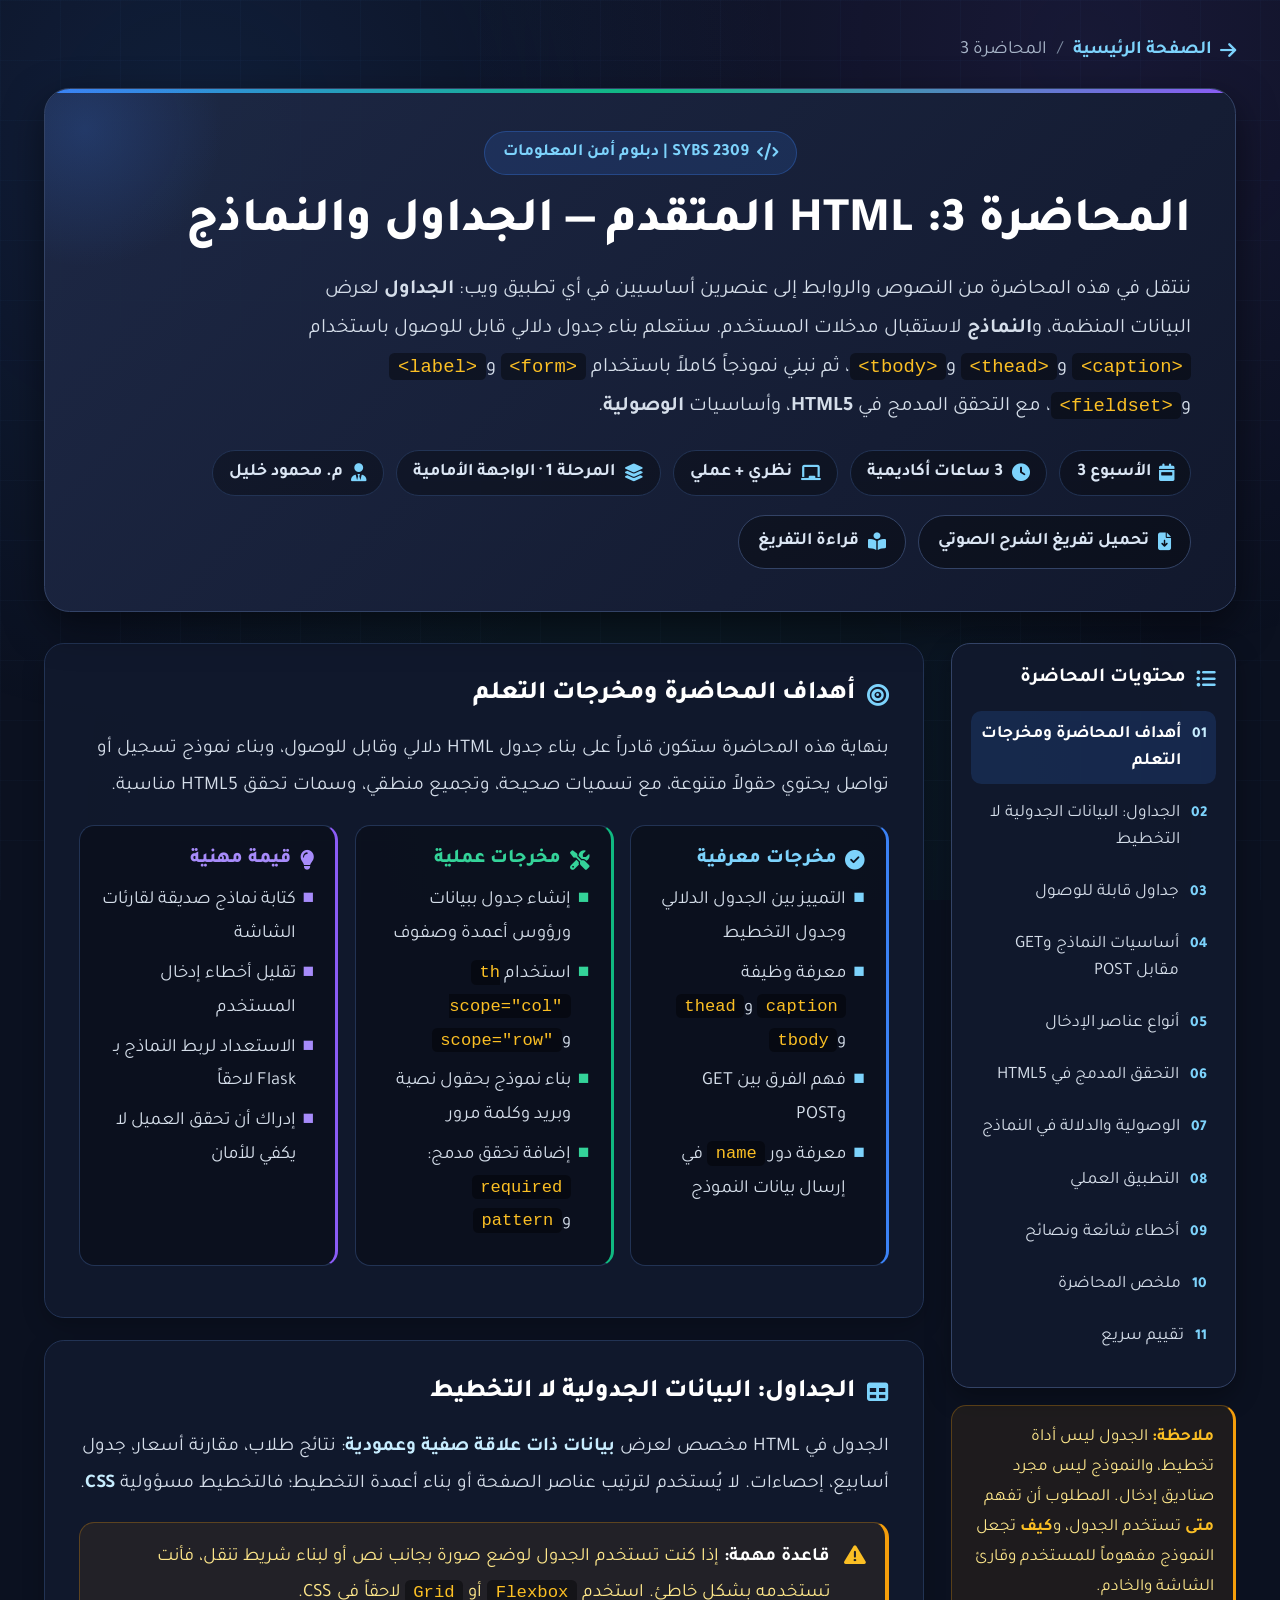
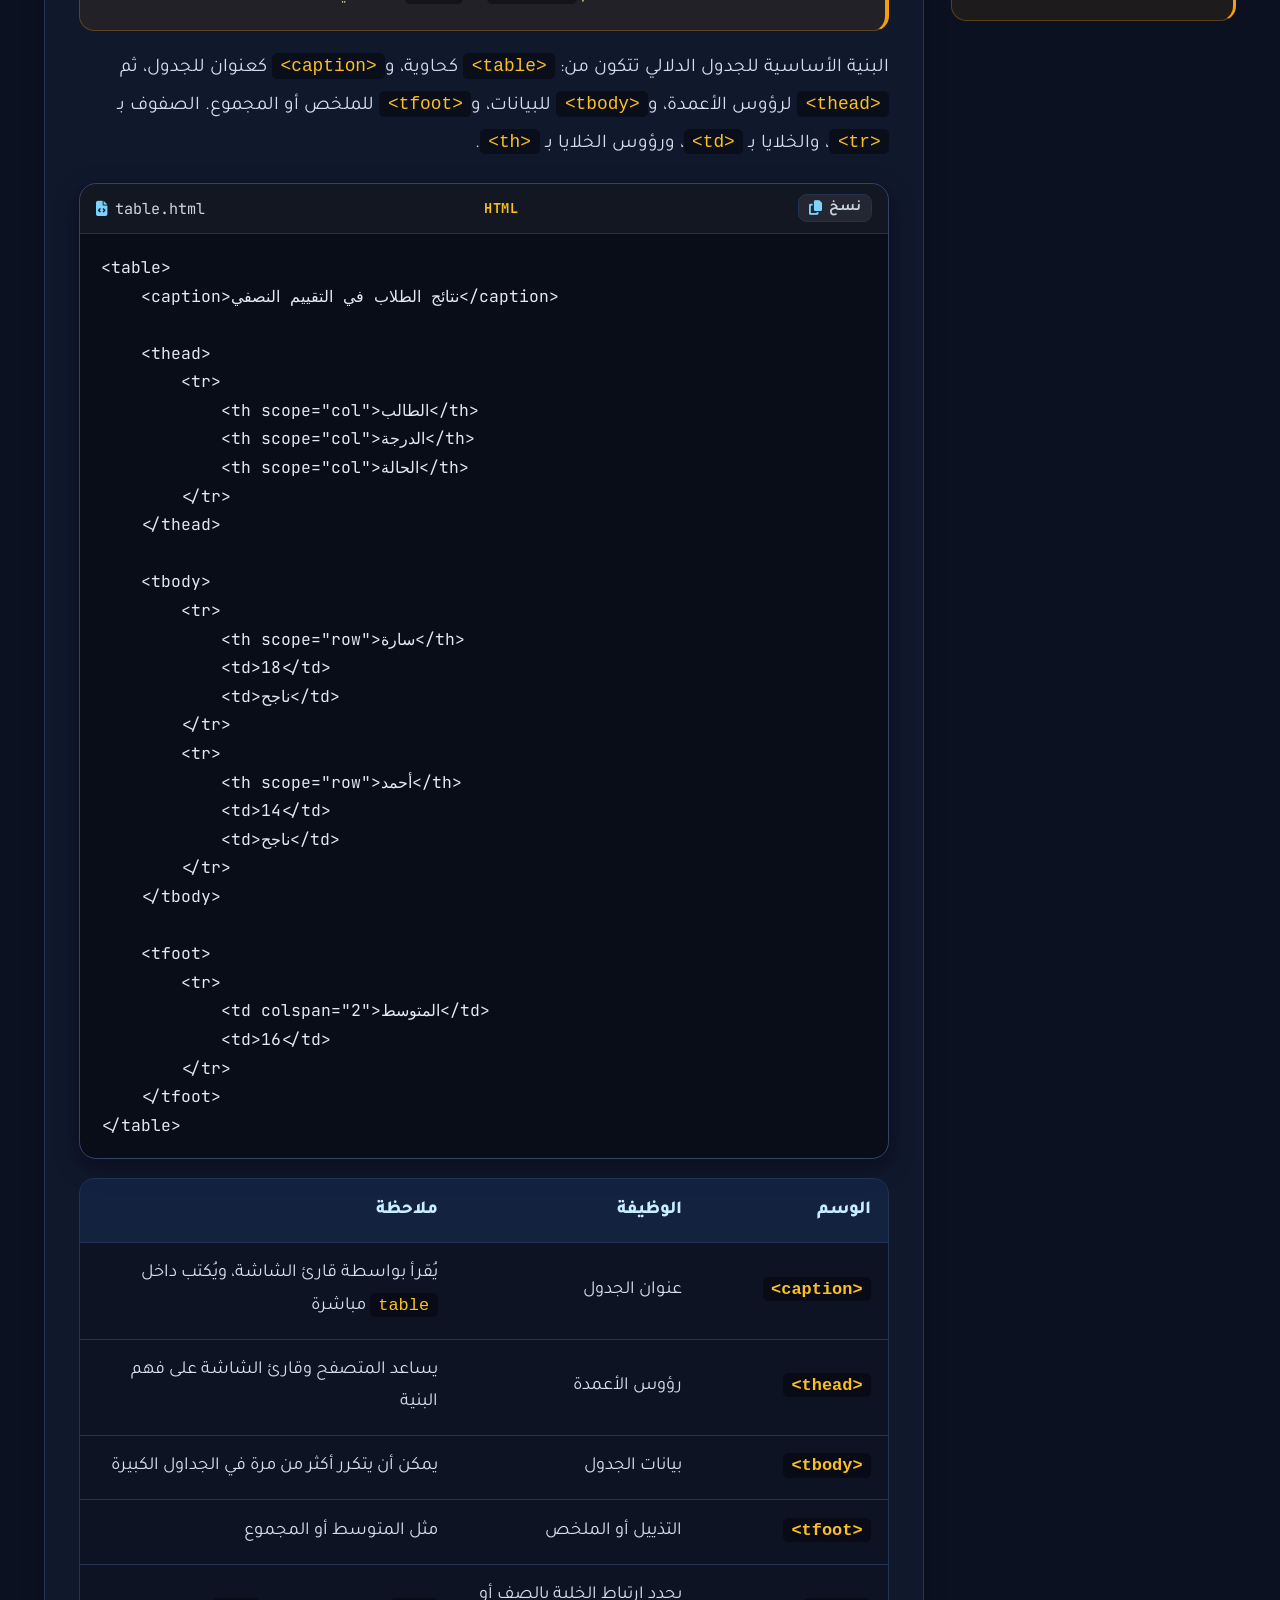
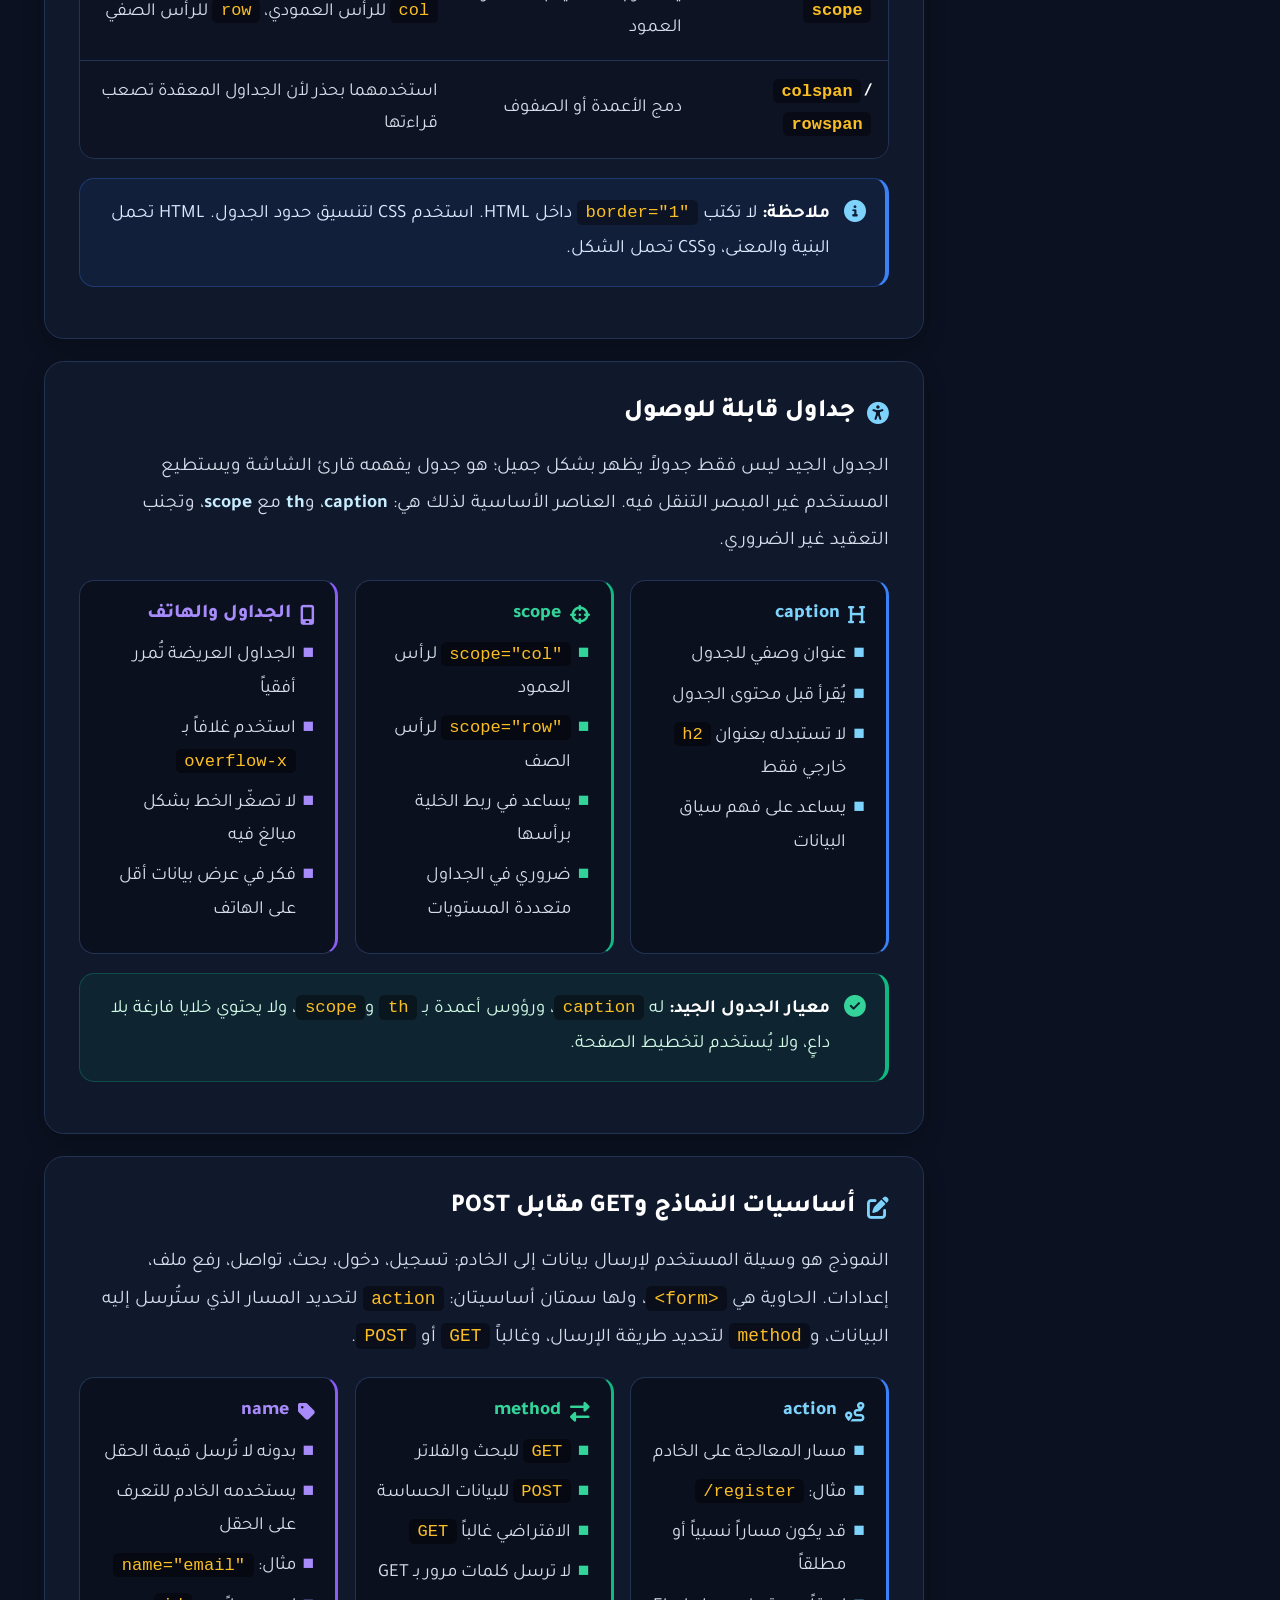
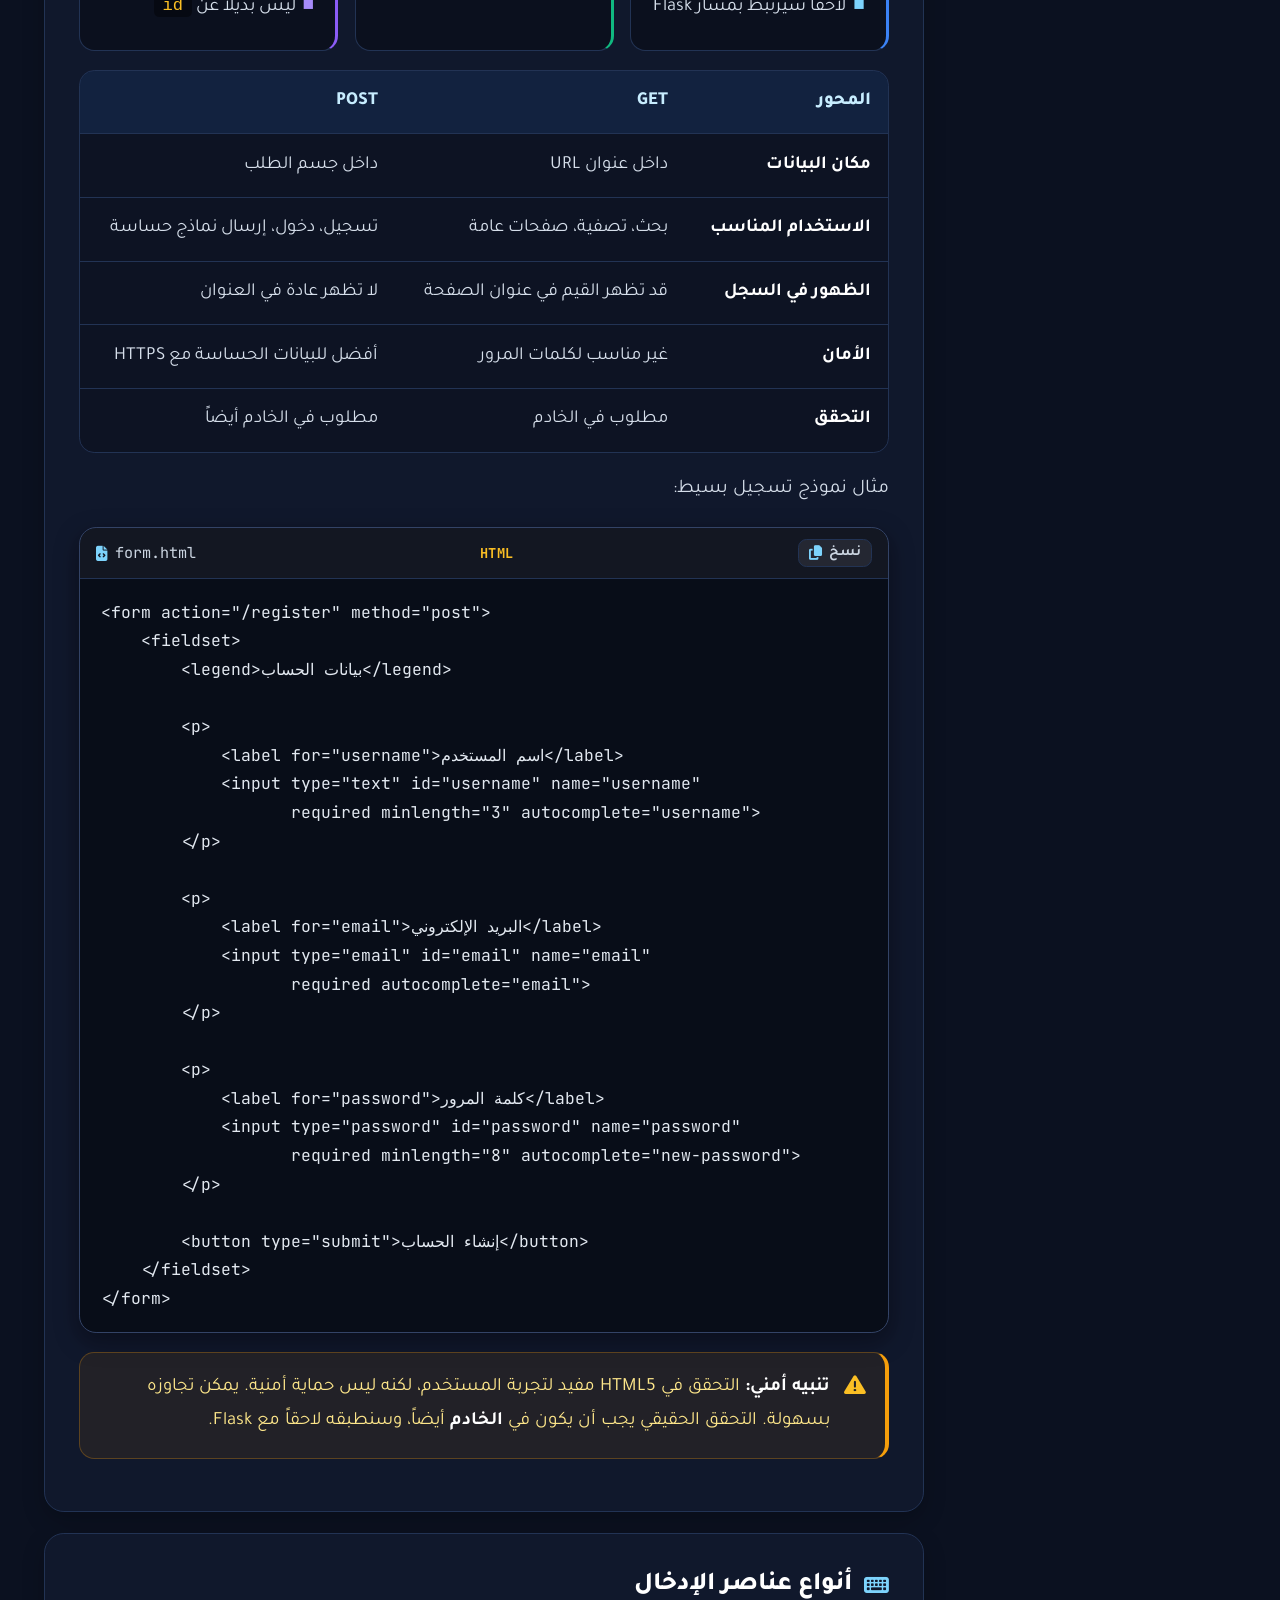
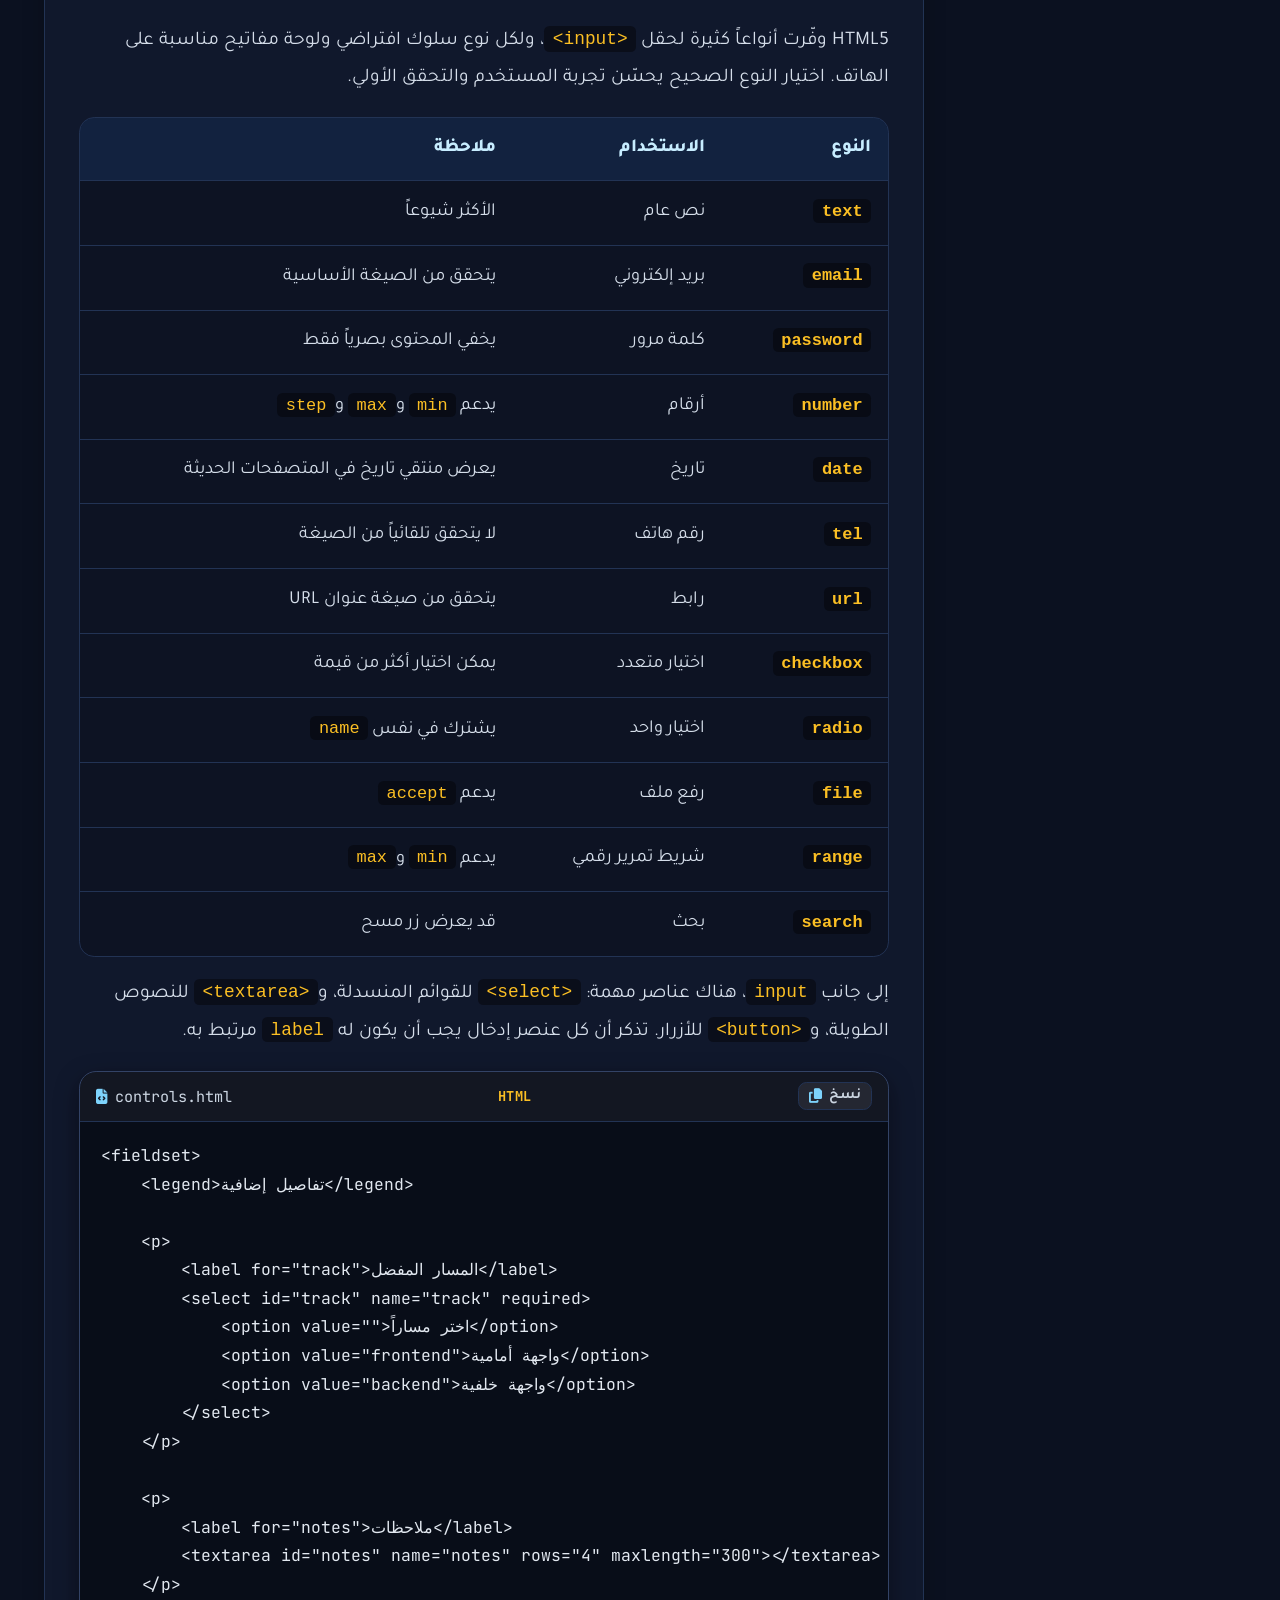
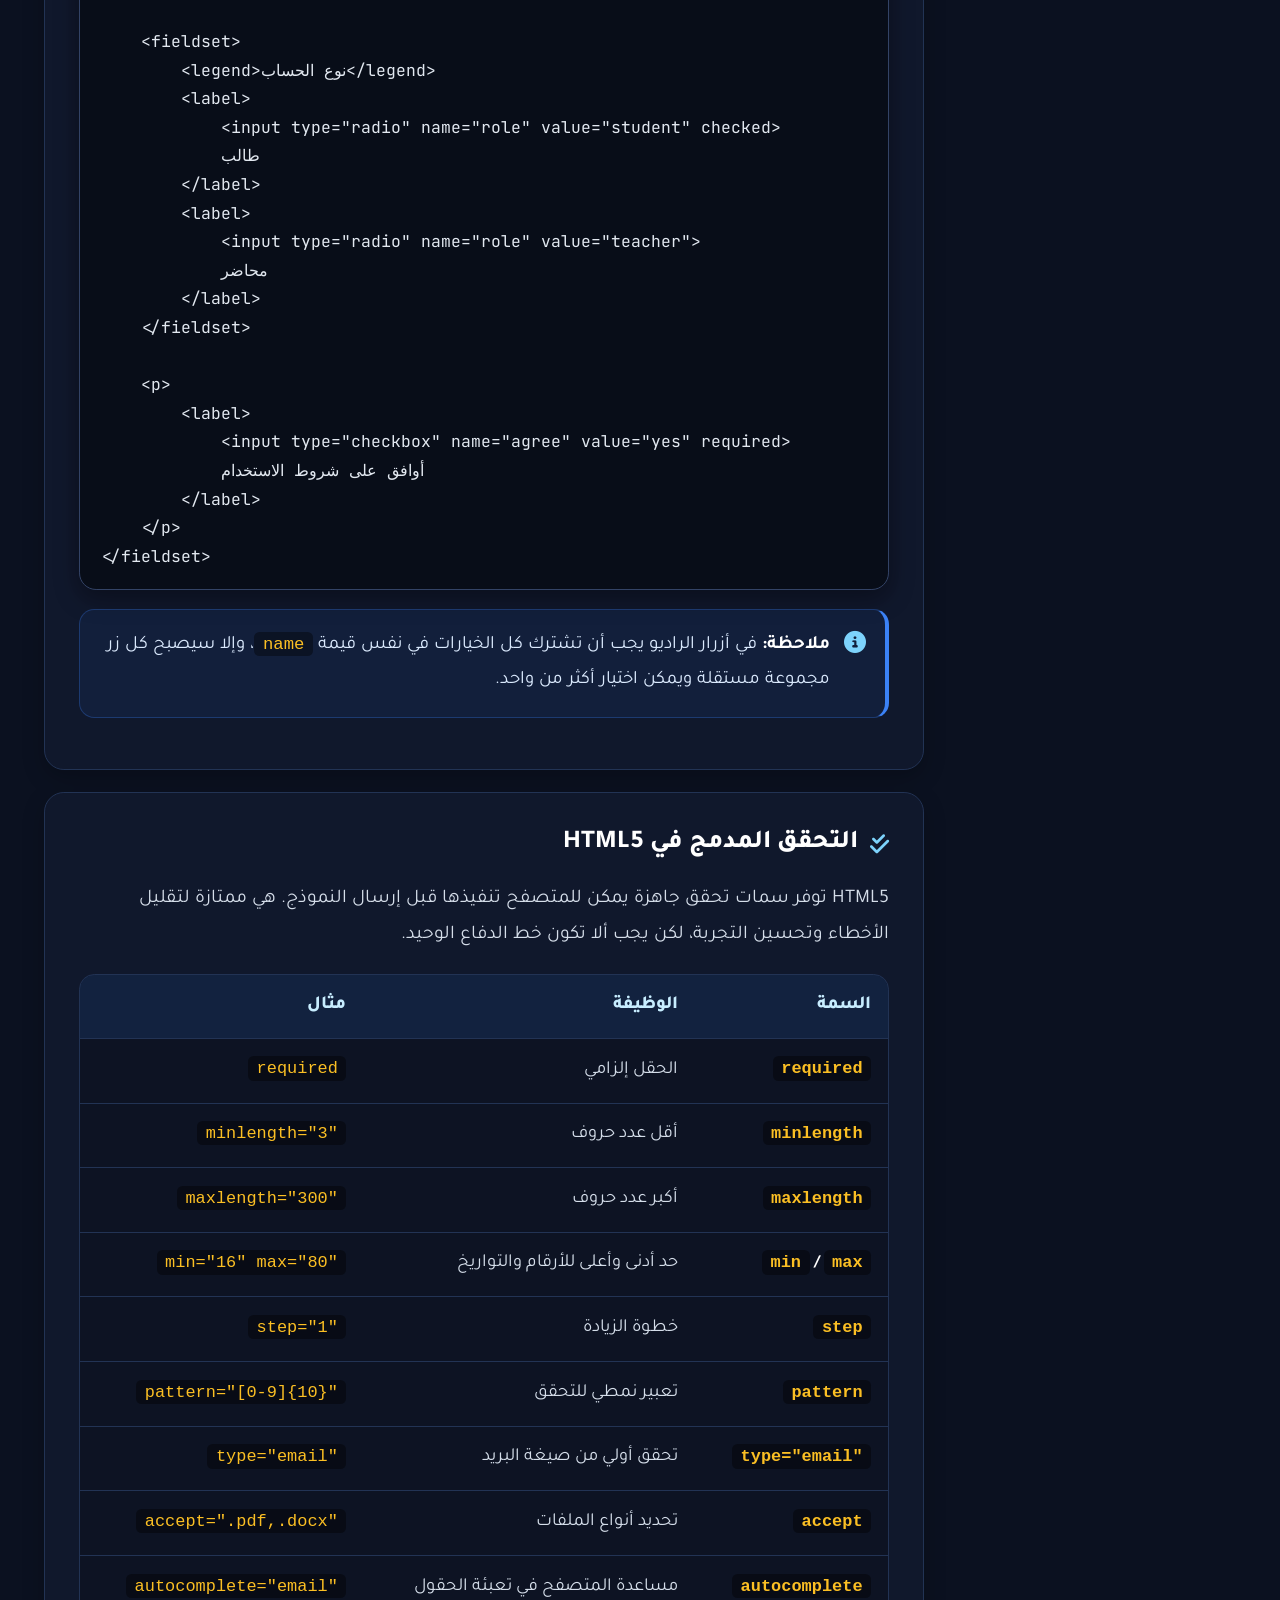
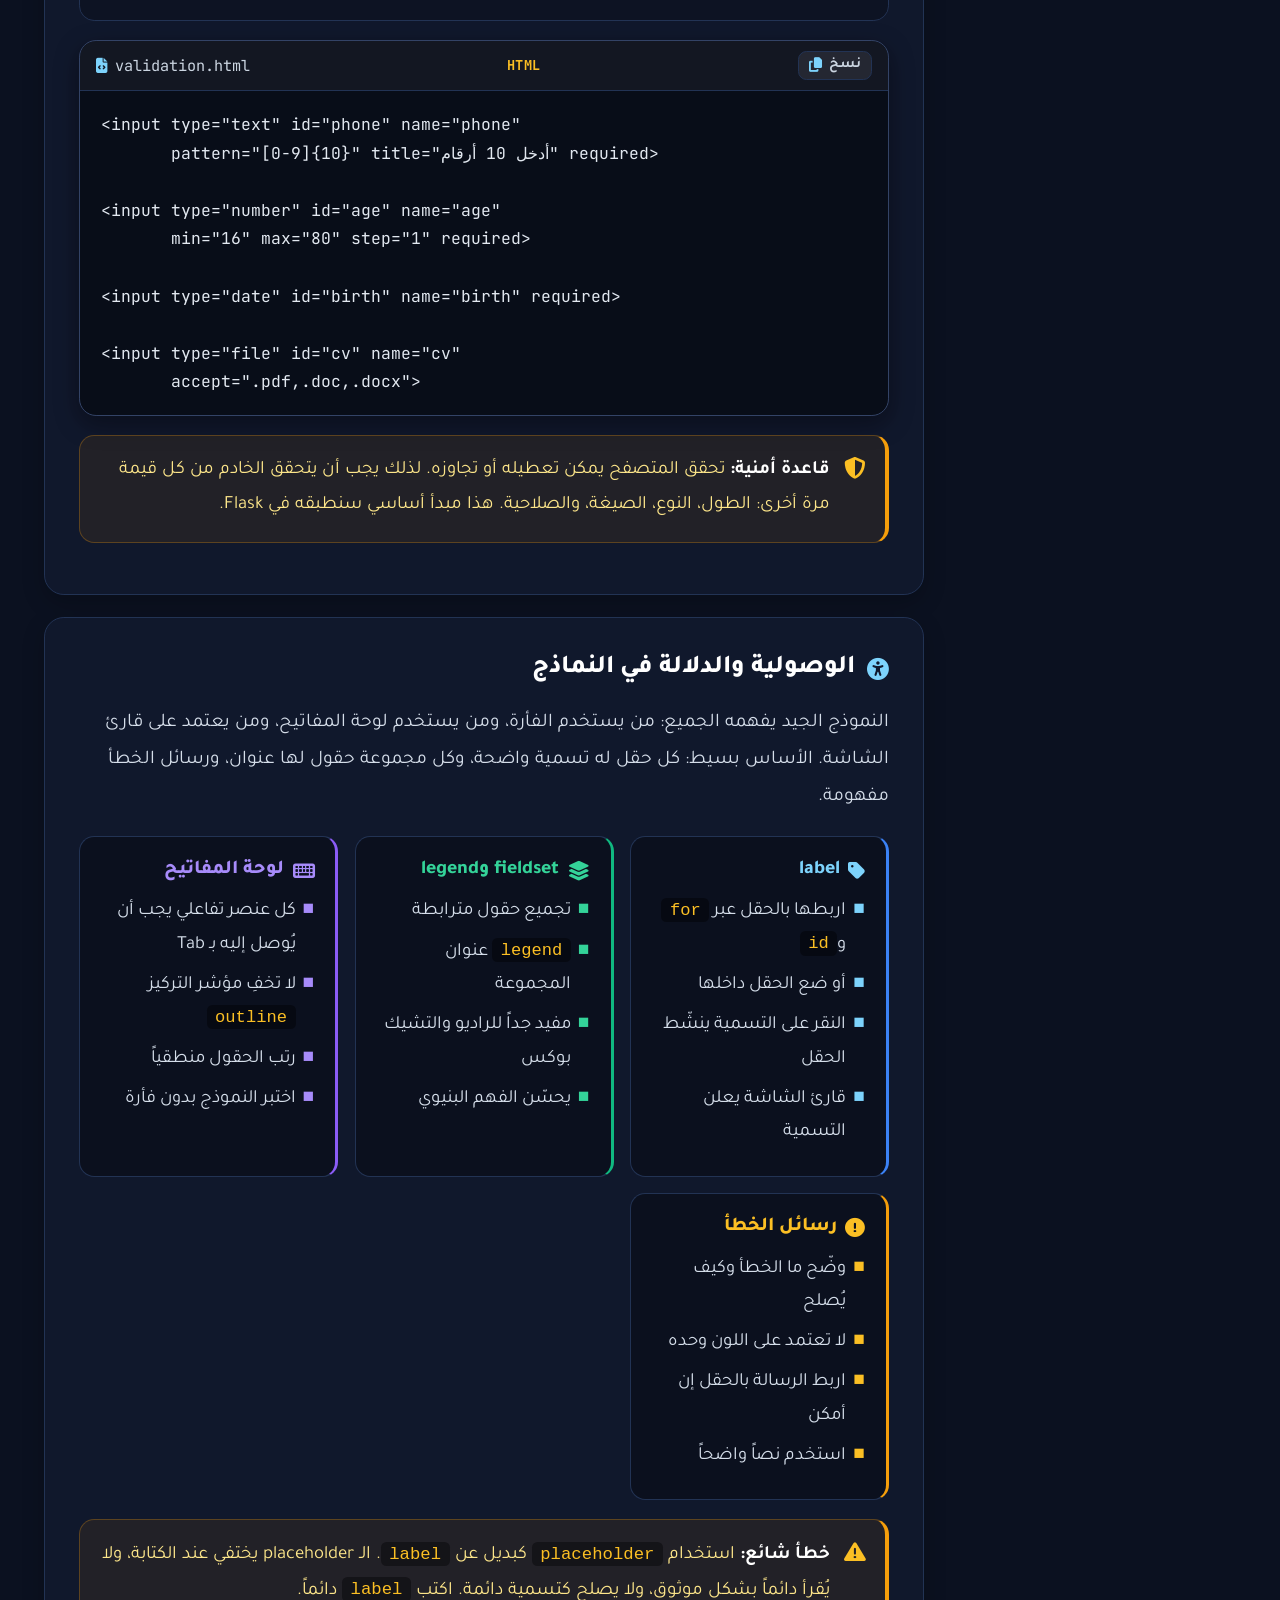
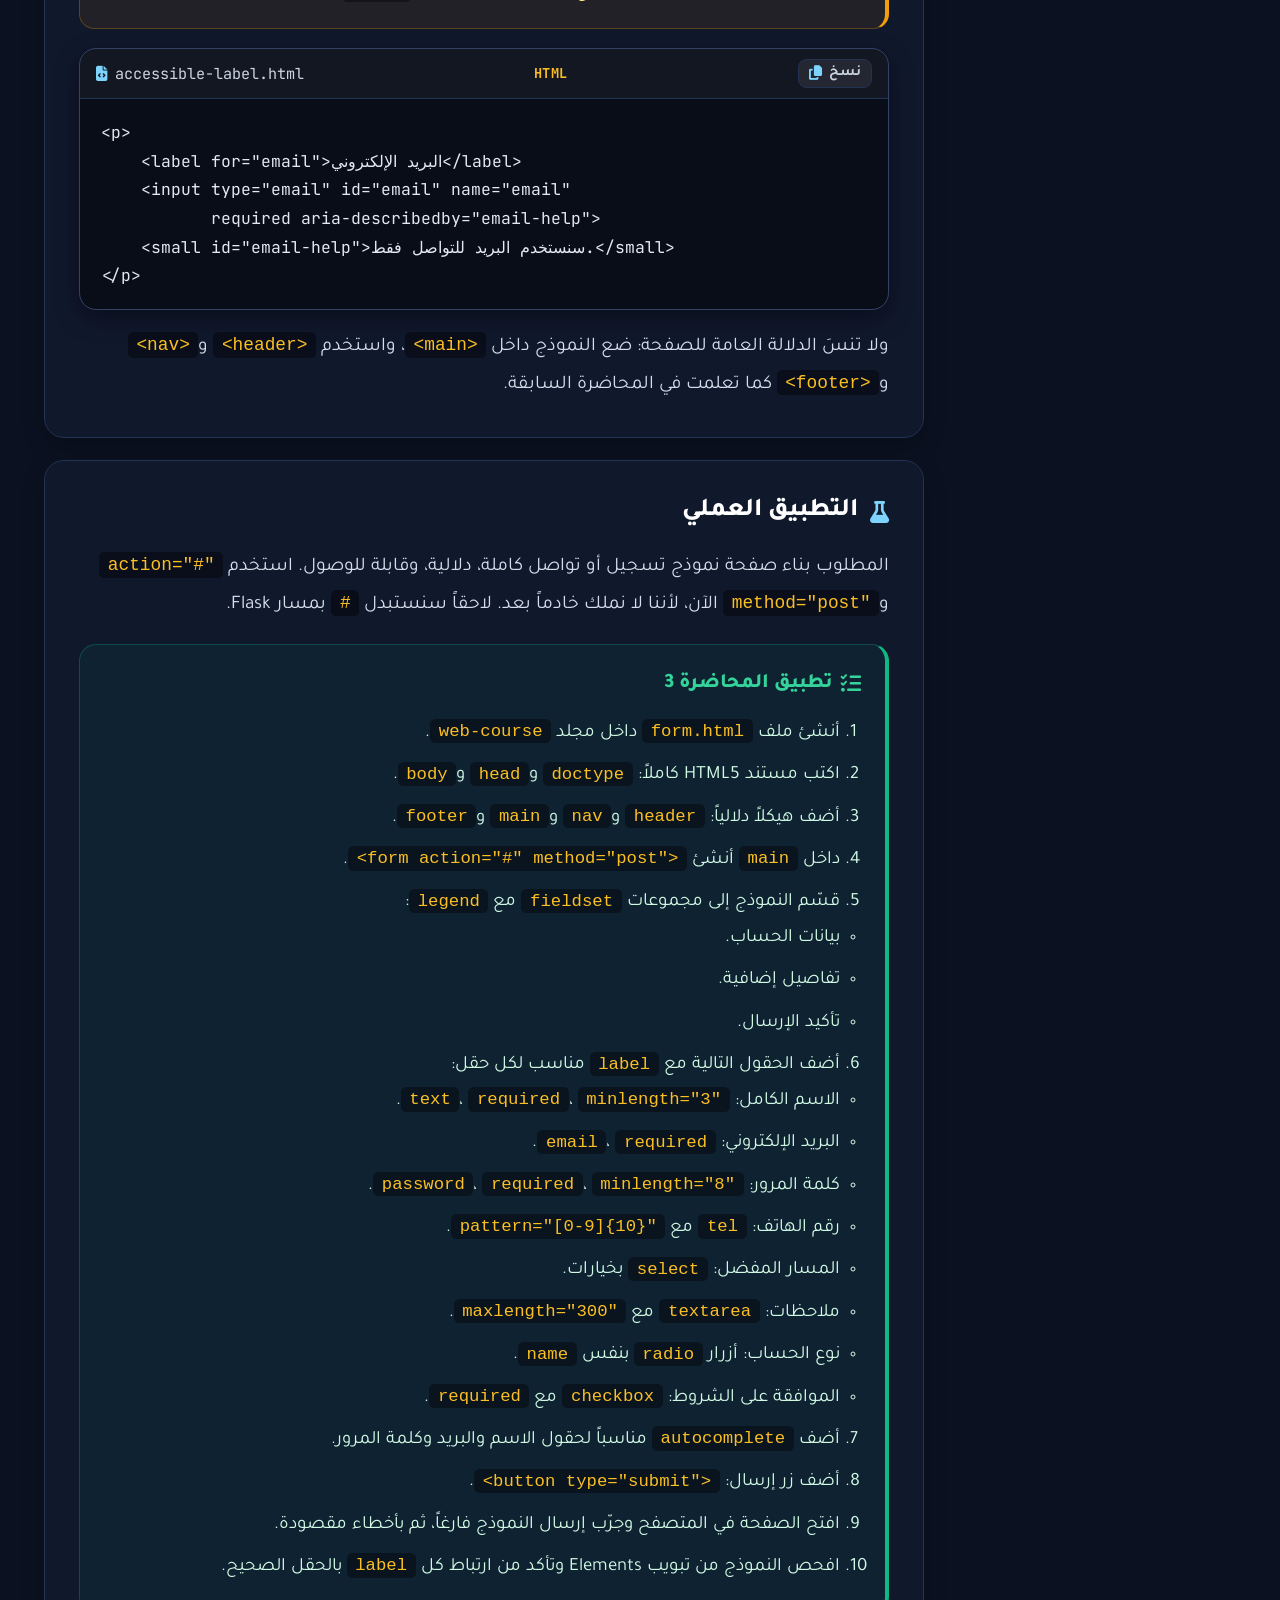
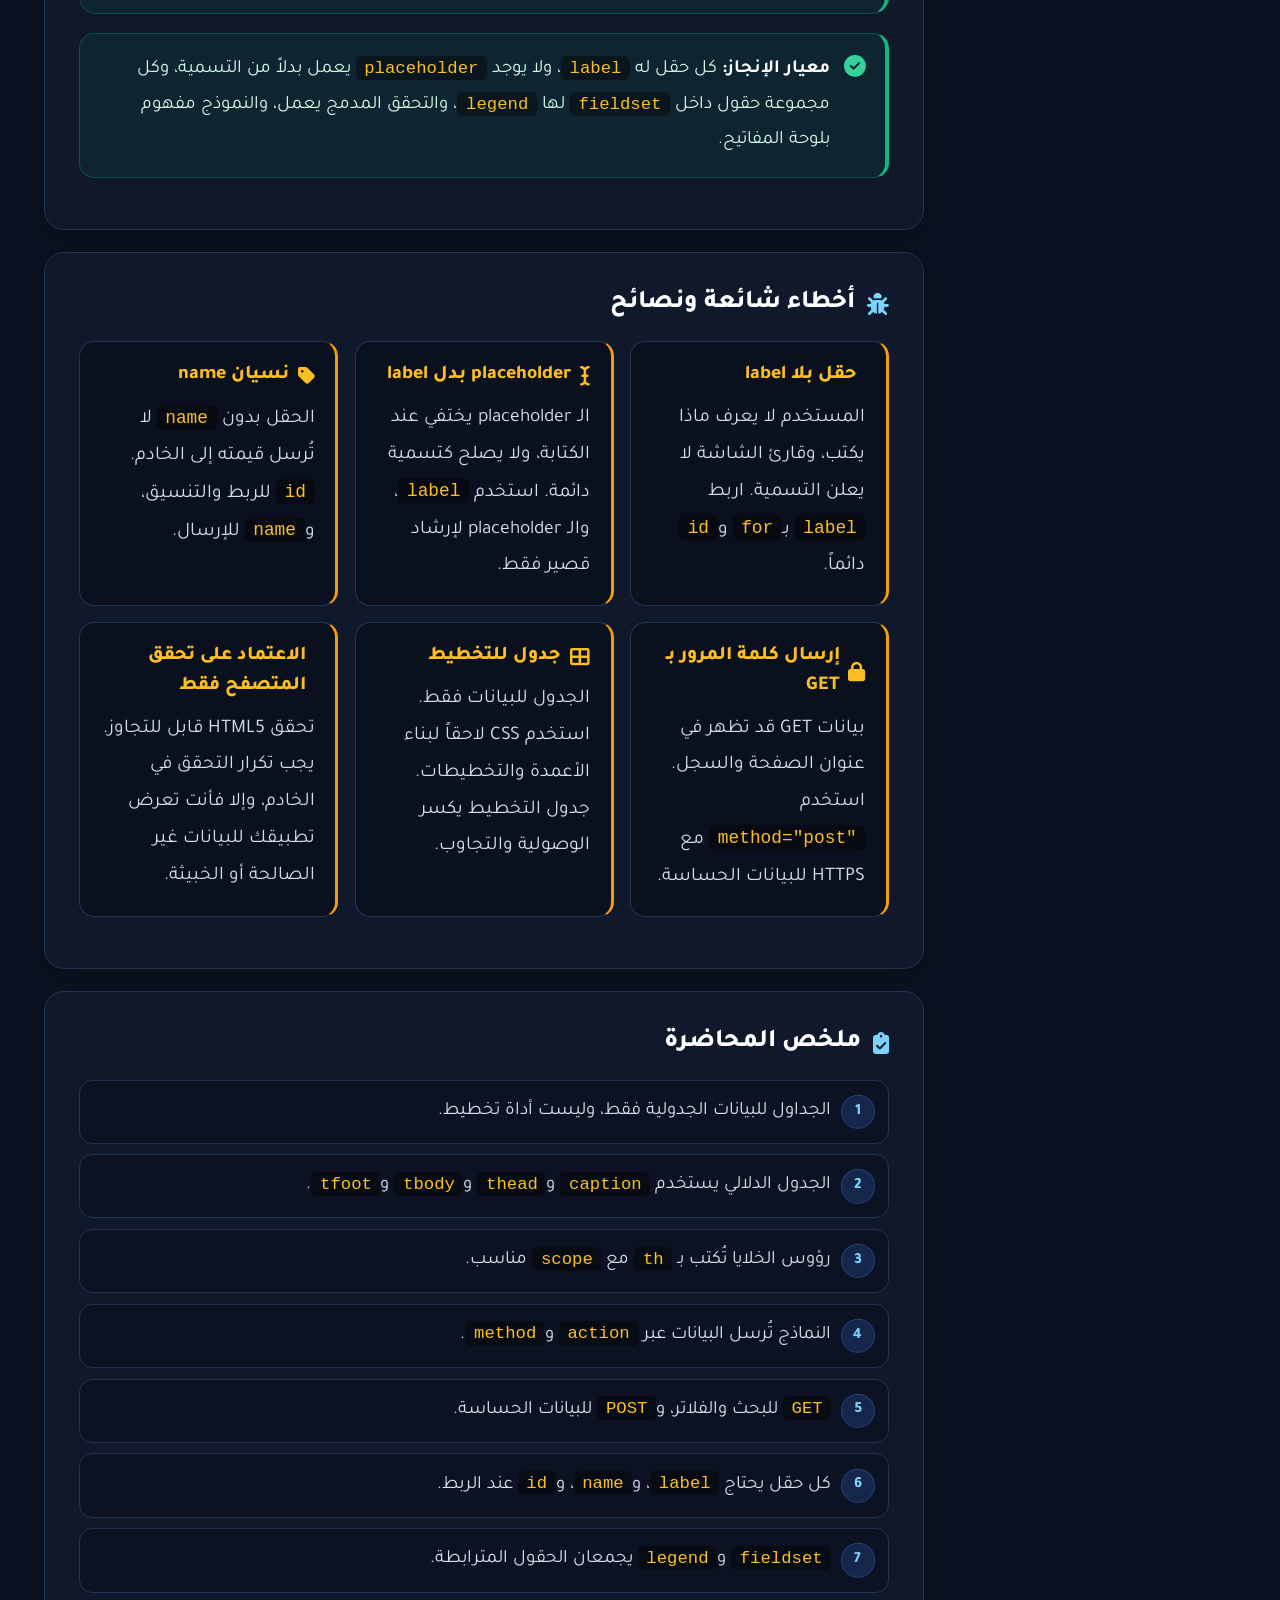
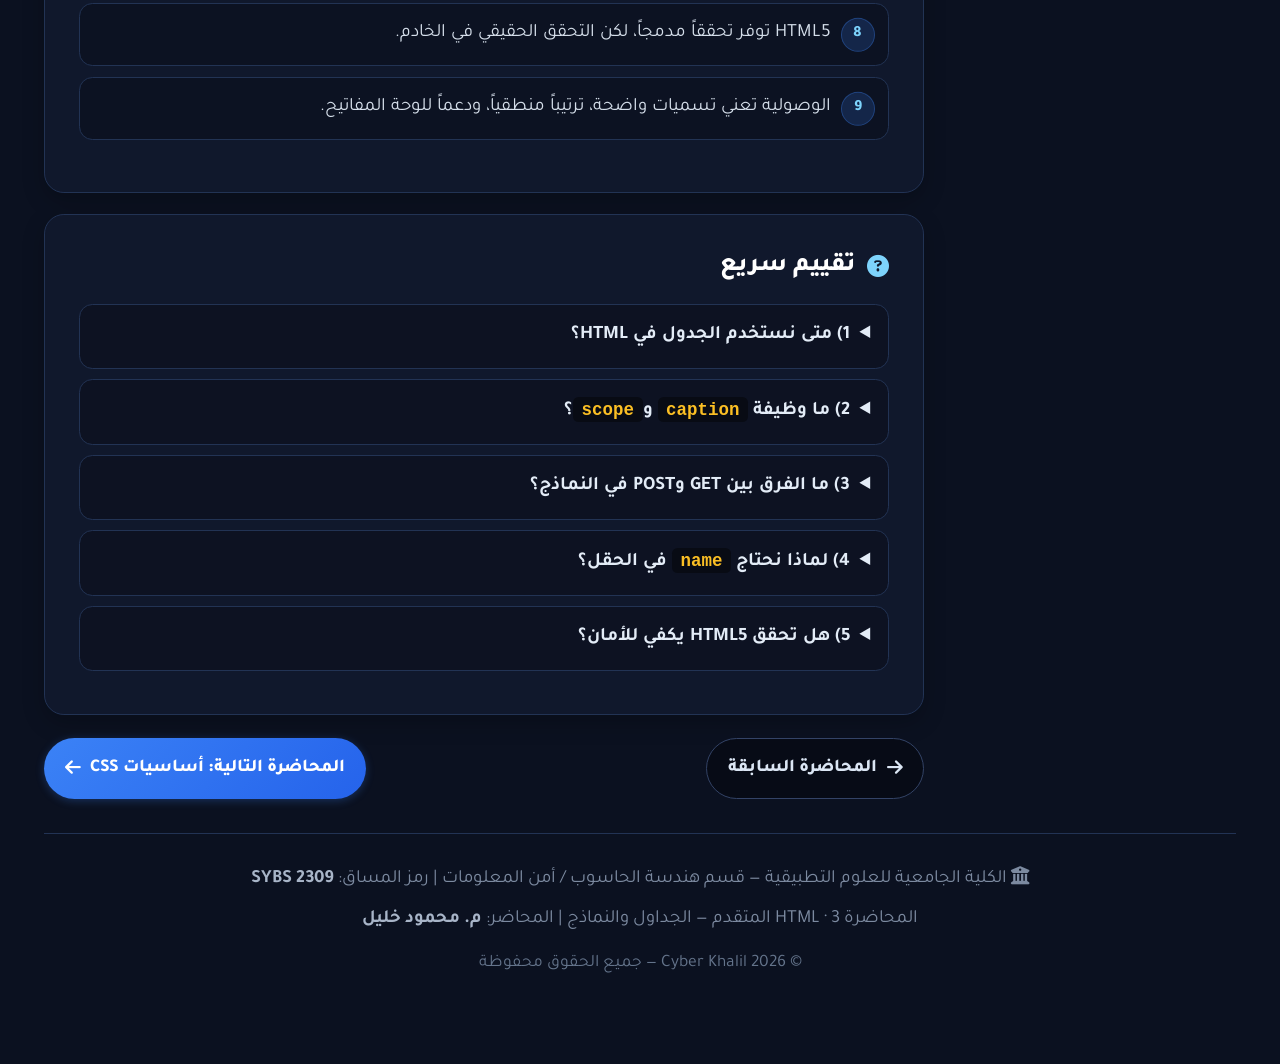
<file: lecture3.html>
<!DOCTYPE html>
<html lang="ar" dir="rtl">

<head>
    <meta charset="UTF-8">
    <meta name="viewport" content="width=device-width, initial-scale=1.0, user-scalable=yes">
    <title>المحاضرة 3 | HTML المتقدم — الجداول والنماذج — SYBS 2309</title>
    <meta name="theme-color" content="#0b1120">
    <meta name="description"
        content="المحاضرة الثالثة من مساق SYBS 2309: HTML المتقدم — بناء الجداول الدلالية، النماذج، عناصر الإدخال، التحقق المدمج في HTML5، الوصولية، وربط النماذج بالخادم لاحقاً باستخدام Flask.">
    <link
        href="https://fonts.googleapis.com/css2?family=Tajawal:wght@400;500;700;800&family=JetBrains+Mono:wght@400;600&display=swap"
        rel="stylesheet">
    <link rel="stylesheet" href="https://cdnjs.cloudflare.com/ajax/libs/font-awesome/6.4.0/css/all.min.css">
    <link rel="stylesheet" href="style.css">
    <link rel="stylesheet" href="lecture.css">
    <link rel="icon"
        href="data:image/svg+xml,<svg xmlns='http://www.w3.org/2000/svg' viewBox='0 0 100 100'><text y='.9em' font-size='90'>🧾</text></svg>">
</head>

<body>
    <div class="bg-grid"></div>

    <a class="skip-link" href="#main-content">تجاوز إلى محتوى المحاضرة</a>

    <div class="container lecture-container">

        <!-- ================= BREADCRUMB ================= -->
        <nav class="breadcrumb" aria-label="مسار التنقل">
            <a href="index.html"><i class="fas fa-arrow-right"></i> الصفحة الرئيسية</a>
            <span aria-hidden="true">/</span>
            <span aria-current="page">المحاضرة 3</span>
        </nav>

        <!-- ================= LECTURE HERO ================= -->
        <header class="lecture-hero" id="top">
            <div class="course-badge">
                <i class="fas fa-code"></i> SYBS 2309 | دبلوم أمن المعلومات
            </div>
            <h1>المحاضرة 3: HTML المتقدم — الجداول والنماذج</h1>
            <p class="lecture-lead">
                ننتقل في هذه المحاضرة من النصوص والروابط إلى عنصرين أساسيين في أي تطبيق ويب:
                <strong>الجداول</strong> لعرض البيانات المنظمة، و<strong>النماذج</strong> لاستقبال
                مدخلات المستخدم. سنتعلم بناء جدول دلالي قابل للوصول باستخدام
                <code>&lt;caption&gt;</code> و<code>&lt;thead&gt;</code> و<code>&lt;tbody&gt;</code>،
                ثم نبني نموذجاً كاملاً باستخدام <code>&lt;form&gt;</code> و<code>&lt;label&gt;</code>
                و<code>&lt;fieldset&gt;</code>، مع التحقق المدمج في <strong>HTML5</strong>،
                وأساسيات <strong>الوصولية</strong>.
            </p>
            <div class="lecture-meta">
                <span><i class="fas fa-calendar-week"></i> الأسبوع 3</span>
                <span><i class="fas fa-clock"></i> 3 ساعات أكاديمية</span>
                <span><i class="fas fa-chalkboard"></i> نظري + عملي</span>
                <span><i class="fas fa-layer-group"></i> المرحلة 1 · الواجهة الأمامية</span>
                <span><i class="fas fa-user-tie"></i> م. محمود خليل</span>
            </div>
            <div class="lecture-tools">
                <a class="tool-btn" href="script3.txt" download>
                    <i class="fas fa-file-arrow-down"></i> تحميل تفريغ الشرح الصوتي
                </a>
                <a class="tool-btn" href="script3.txt" target="_blank" rel="noopener">
                    <i class="fas fa-book-open-reader"></i> قراءة التفريغ
                </a>
            </div>
        </header>

        <div class="lecture-layout">

            <!-- ================= ASIDE / TOC ================= -->
            <aside class="lecture-aside" aria-label="محتويات المحاضرة">
                <nav class="toc-card" aria-labelledby="toc-title">
                    <h2 id="toc-title"><i class="fas fa-list-ul"></i> محتويات المحاضرة</h2>
                    <ol class="toc-list">
                        <li><a href="#objectives">أهداف المحاضرة ومخرجات التعلم</a></li>
                        <li><a href="#tables">الجداول: البيانات الجدولية لا التخطيط</a></li>
                        <li><a href="#table-accessibility">جداول قابلة للوصول</a></li>
                        <li><a href="#forms">أساسيات النماذج وGET مقابل POST</a></li>
                        <li><a href="#inputs">أنواع عناصر الإدخال</a></li>
                        <li><a href="#validation">التحقق المدمج في HTML5</a></li>
                        <li><a href="#accessibility">الوصولية والدلالة في النماذج</a></li>
                        <li><a href="#lab">التطبيق العملي</a></li>
                        <li><a href="#mistakes">أخطاء شائعة ونصائح</a></li>
                        <li><a href="#summary">ملخص المحاضرة</a></li>
                        <li><a href="#quick-check">تقييم سريع</a></li>
                    </ol>
                </nav>

                <div class="aside-note">
                    <strong>ملاحظة:</strong> الجدول ليس أداة تخطيط، والنموذج ليس مجرد صناديق إدخال.
                    المطلوب أن تفهم <strong>متى</strong> تستخدم الجدول، و<strong>كيف</strong> تجعل
                    النموذج مفهوماً للمستخدم وقارئ الشاشة والخادم.
                </div>
            </aside>

            <!-- ================= MAIN ================= -->
            <main id="main-content" class="lecture-main">

                <!-- Objectives -->
                <section class="lecture-section" id="objectives" aria-labelledby="objectives-title">
                    <h2 class="section-title" id="objectives-title">
                        <i class="fas fa-bullseye"></i> أهداف المحاضرة ومخرجات التعلم
                    </h2>
                    <p>
                        بنهاية هذه المحاضرة ستكون قادراً على بناء جدول HTML دلالي وقابل للوصول،
                        وبناء نموذج تسجيل أو تواصل يحتوي حقولاً متنوعة، مع تسميات صحيحة،
                        وتجميع منطقي، وسمات تحقق HTML5 مناسبة.
                    </p>
                    <div class="concept-grid">
                        <div class="concept-card">
                            <h3><i class="fas fa-check-circle"></i> مخرجات معرفية</h3>
                            <ul>
                                <li>التمييز بين الجدول الدلالي وجدول التخطيط</li>
                                <li>معرفة وظيفة <code>caption</code> و<code>thead</code> و<code>tbody</code></li>
                                <li>فهم الفرق بين GET وPOST</li>
                                <li>معرفة دور <code>name</code> في إرسال بيانات النموذج</li>
                            </ul>
                        </div>
                        <div class="concept-card green">
                            <h3><i class="fas fa-tools"></i> مخرجات عملية</h3>
                            <ul>
                                <li>إنشاء جدول ببيانات ورؤوس أعمدة وصفوف</li>
                                <li>استخدام <code>th scope="col"</code> و<code>scope="row"</code></li>
                                <li>بناء نموذج بحقول نصية وبريد وكلمة مرور</li>
                                <li>إضافة تحقق مدمج: <code>required</code> و<code>pattern</code></li>
                            </ul>
                        </div>
                        <div class="concept-card violet">
                            <h3><i class="fas fa-lightbulb"></i> قيمة مهنية</h3>
                            <ul>
                                <li>كتابة نماذج صديقة لقارئات الشاشة</li>
                                <li>تقليل أخطاء إدخال المستخدم</li>
                                <li>الاستعداد لربط النماذج بـ Flask لاحقاً</li>
                                <li>إدراك أن تحقق العميل لا يكفي للأمان</li>
                            </ul>
                        </div>
                    </div>
                </section>

                <!-- Tables -->
                <section class="lecture-section" id="tables" aria-labelledby="tables-title">
                    <h2 class="section-title" id="tables-title">
                        <i class="fas fa-table"></i> الجداول: البيانات الجدولية لا التخطيط
                    </h2>
                    <p>
                        الجدول في HTML مخصص لعرض <strong>بيانات ذات علاقة صفية وعمودية</strong>:
                        نتائج طلاب، مقارنة أسعار، جدول أسابيع، إحصاءات. لا يُستخدم لترتيب عناصر
                        الصفحة أو بناء أعمدة التخطيط؛ فالتخطيط مسؤولية <strong>CSS</strong>.
                    </p>

                    <div class="callout warn">
                        <i class="fas fa-triangle-exclamation"></i>
                        <div>
                            <strong>قاعدة مهمة:</strong> إذا كنت تستخدم الجدول لوضع صورة بجانب نص
                            أو لبناء شريط تنقل، فأنت تستخدمه بشكل خاطئ. استخدم
                            <code>Flexbox</code> أو <code>Grid</code> لاحقاً في CSS.
                        </div>
                    </div>

                    <p>
                        البنية الأساسية للجدول الدلالي تتكون من:
                        <code>&lt;table&gt;</code> كحاوية، و<code>&lt;caption&gt;</code> كعنوان للجدول،
                        ثم <code>&lt;thead&gt;</code> لرؤوس الأعمدة، و<code>&lt;tbody&gt;</code> للبيانات،
                        و<code>&lt;tfoot&gt;</code> للملخص أو المجموع.
                        الصفوف بـ <code>&lt;tr&gt;</code>، والخلايا بـ <code>&lt;td&gt;</code>،
                        ورؤوس الخلايا بـ <code>&lt;th&gt;</code>.
                    </p>

                    <div class="code-window">
                        <div class="code-head">
                            <span><i class="fas fa-file-code"></i> table.html</span>
                            <span class="code-lang">HTML</span>
                        </div>
                        <pre><code>&lt;table&gt;
    &lt;caption&gt;نتائج الطلاب في التقييم النصفي&lt;/caption&gt;

    &lt;thead&gt;
        &lt;tr&gt;
            &lt;th scope="col"&gt;الطالب&lt;/th&gt;
            &lt;th scope="col"&gt;الدرجة&lt;/th&gt;
            &lt;th scope="col"&gt;الحالة&lt;/th&gt;
        &lt;/tr&gt;
    &lt;/thead&gt;

    &lt;tbody&gt;
        &lt;tr&gt;
            &lt;th scope="row"&gt;سارة&lt;/th&gt;
            &lt;td&gt;18&lt;/td&gt;
            &lt;td&gt;ناجح&lt;/td&gt;
        &lt;/tr&gt;
        &lt;tr&gt;
            &lt;th scope="row"&gt;أحمد&lt;/th&gt;
            &lt;td&gt;14&lt;/td&gt;
            &lt;td&gt;ناجح&lt;/td&gt;
        &lt;/tr&gt;
    &lt;/tbody&gt;

    &lt;tfoot&gt;
        &lt;tr&gt;
            &lt;td colspan="2"&gt;المتوسط&lt;/td&gt;
            &lt;td&gt;16&lt;/td&gt;
        &lt;/tr&gt;
    &lt;/tfoot&gt;
&lt;/table&gt;</code></pre>
                    </div>

                    <div class="table-wrap">
                        <table class="compare-table">
                            <thead>
                                <tr>
                                    <th>الوسم</th>
                                    <th>الوظيفة</th>
                                    <th>ملاحظة</th>
                                </tr>
                            </thead>
                            <tbody>
                                <tr>
                                    <td><code>&lt;caption&gt;</code></td>
                                    <td>عنوان الجدول</td>
                                    <td>يُقرأ بواسطة قارئ الشاشة، ويُكتب داخل <code>table</code> مباشرة</td>
                                </tr>
                                <tr>
                                    <td><code>&lt;thead&gt;</code></td>
                                    <td>رؤوس الأعمدة</td>
                                    <td>يساعد المتصفح وقارئ الشاشة على فهم البنية</td>
                                </tr>
                                <tr>
                                    <td><code>&lt;tbody&gt;</code></td>
                                    <td>بيانات الجدول</td>
                                    <td>يمكن أن يتكرر أكثر من مرة في الجداول الكبيرة</td>
                                </tr>
                                <tr>
                                    <td><code>&lt;tfoot&gt;</code></td>
                                    <td>التذييل أو الملخص</td>
                                    <td>مثل المتوسط أو المجموع</td>
                                </tr>
                                <tr>
                                    <td><code>scope</code></td>
                                    <td>يحدد ارتباط الخلية بالصف أو العمود</td>
                                    <td><code>col</code> للرأس العمودي، <code>row</code> للرأس الصفي</td>
                                </tr>
                                <tr>
                                    <td><code>colspan</code> / <code>rowspan</code></td>
                                    <td>دمج الأعمدة أو الصفوف</td>
                                    <td>استخدمهما بحذر لأن الجداول المعقدة تصعب قراءتها</td>
                                </tr>
                            </tbody>
                        </table>
                    </div>

                    <div class="callout">
                        <i class="fas fa-circle-info"></i>
                        <div>
                            <strong>ملاحظة:</strong> لا تكتب <code>border="1"</code> داخل HTML.
                            استخدم CSS لتنسيق حدود الجدول. HTML تحمل البنية والمعنى، وCSS تحمل الشكل.
                        </div>
                    </div>
                </section>

                <!-- Table accessibility -->
                <section class="lecture-section" id="table-accessibility" aria-labelledby="table-a11y-title">
                    <h2 class="section-title" id="table-a11y-title">
                        <i class="fas fa-universal-access"></i> جداول قابلة للوصول
                    </h2>
                    <p>
                        الجدول الجيد ليس فقط جدولاً يظهر بشكل جميل؛ هو جدول يفهمه قارئ الشاشة
                        ويستطيع المستخدم غير المبصر التنقل فيه. العناصر الأساسية لذلك هي:
                        <strong>caption</strong>، و<strong>th</strong> مع <strong>scope</strong>،
                        وتجنب التعقيد غير الضروري.
                    </p>

                    <div class="concept-grid">
                        <div class="concept-card">
                            <h3><i class="fas fa-heading"></i> caption</h3>
                            <ul>
                                <li>عنوان وصفي للجدول</li>
                                <li>يُقرأ قبل محتوى الجدول</li>
                                <li>لا تستبدله بعنوان <code>h2</code> خارجي فقط</li>
                                <li>يساعد على فهم سياق البيانات</li>
                            </ul>
                        </div>
                        <div class="concept-card green">
                            <h3><i class="fas fa-crosshairs"></i> scope</h3>
                            <ul>
                                <li><code>scope="col"</code> لرأس العمود</li>
                                <li><code>scope="row"</code> لرأس الصف</li>
                                <li>يساعد في ربط الخلية برأسها</li>
                                <li>ضروري في الجداول متعددة المستويات</li>
                            </ul>
                        </div>
                        <div class="concept-card violet">
                            <h3><i class="fas fa-mobile-screen"></i> الجداول والهاتف</h3>
                            <ul>
                                <li>الجداول العريضة تُمرر أفقياً</li>
                                <li>استخدم غلافاً بـ <code>overflow-x</code></li>
                                <li>لا تصغّر الخط بشكل مبالغ فيه</li>
                                <li>فكر في عرض بيانات أقل على الهاتف</li>
                            </ul>
                        </div>
                    </div>

                    <div class="callout success">
                        <i class="fas fa-circle-check"></i>
                        <div>
                            <strong>معيار الجدول الجيد:</strong> له <code>caption</code>، ورؤوس أعمدة
                            بـ <code>th</code> و<code>scope</code>، ولا يحتوي خلايا فارغة بلا داعٍ،
                            ولا يُستخدم لتخطيط الصفحة.
                        </div>
                    </div>
                </section>

                <!-- Forms -->
                <section class="lecture-section" id="forms" aria-labelledby="forms-title">
                    <h2 class="section-title" id="forms-title">
                        <i class="fas fa-pen-to-square"></i> أساسيات النماذج وGET مقابل POST
                    </h2>
                    <p>
                        النموذج هو وسيلة المستخدم لإرسال بيانات إلى الخادم: تسجيل، دخول، بحث،
                        تواصل، رفع ملف، إعدادات. الحاوية هي <code>&lt;form&gt;</code>، ولها سمتان
                        أساسيتان: <code>action</code> لتحديد المسار الذي ستُرسل إليه البيانات،
                        و<code>method</code> لتحديد طريقة الإرسال، وغالباً <code>GET</code> أو
                        <code>POST</code>.
                    </p>

                    <div class="concept-grid">
                        <div class="concept-card">
                            <h3><i class="fas fa-route"></i> action</h3>
                            <ul>
                                <li>مسار المعالجة على الخادم</li>
                                <li>مثال: <code>/register</code></li>
                                <li>قد يكون مساراً نسبياً أو مطلقاً</li>
                                <li>لاحقاً سيرتبط بمسار Flask</li>
                            </ul>
                        </div>
                        <div class="concept-card green">
                            <h3><i class="fas fa-right-left"></i> method</h3>
                            <ul>
                                <li><code>GET</code> للبحث والفلاتر</li>
                                <li><code>POST</code> للبيانات الحساسة</li>
                                <li>الافتراضي غالباً <code>GET</code></li>
                                <li>لا ترسل كلمات مرور بـ GET</li>
                            </ul>
                        </div>
                        <div class="concept-card violet">
                            <h3><i class="fas fa-tag"></i> name</h3>
                            <ul>
                                <li>بدونه لا تُرسل قيمة الحقل</li>
                                <li>يستخدمه الخادم للتعرف على الحقل</li>
                                <li>مثال: <code>name="email"</code></li>
                                <li>ليس بديلاً عن <code>id</code></li>
                            </ul>
                        </div>
                    </div>

                    <div class="table-wrap">
                        <table class="compare-table">
                            <thead>
                                <tr>
                                    <th>المحور</th>
                                    <th>GET</th>
                                    <th>POST</th>
                                </tr>
                            </thead>
                            <tbody>
                                <tr>
                                    <td>مكان البيانات</td>
                                    <td>داخل عنوان URL</td>
                                    <td>داخل جسم الطلب</td>
                                </tr>
                                <tr>
                                    <td>الاستخدام المناسب</td>
                                    <td>بحث، تصفية، صفحات عامة</td>
                                    <td>تسجيل، دخول، إرسال نماذج حساسة</td>
                                </tr>
                                <tr>
                                    <td>الظهور في السجل</td>
                                    <td>قد تظهر القيم في عنوان الصفحة</td>
                                    <td>لا تظهر عادة في العنوان</td>
                                </tr>
                                <tr>
                                    <td>الأمان</td>
                                    <td>غير مناسب لكلمات المرور</td>
                                    <td>أفضل للبيانات الحساسة مع HTTPS</td>
                                </tr>
                                <tr>
                                    <td>التحقق</td>
                                    <td>مطلوب في الخادم</td>
                                    <td>مطلوب في الخادم أيضاً</td>
                                </tr>
                            </tbody>
                        </table>
                    </div>

                    <p>مثال نموذج تسجيل بسيط:</p>

                    <div class="code-window">
                        <div class="code-head">
                            <span><i class="fas fa-file-code"></i> form.html</span>
                            <span class="code-lang">HTML</span>
                        </div>
                        <pre><code>&lt;form action="/register" method="post"&gt;
    &lt;fieldset&gt;
        &lt;legend&gt;بيانات الحساب&lt;/legend&gt;

        &lt;p&gt;
            &lt;label for="username"&gt;اسم المستخدم&lt;/label&gt;
            &lt;input type="text" id="username" name="username"
                   required minlength="3" autocomplete="username"&gt;
        &lt;/p&gt;

        &lt;p&gt;
            &lt;label for="email"&gt;البريد الإلكتروني&lt;/label&gt;
            &lt;input type="email" id="email" name="email"
                   required autocomplete="email"&gt;
        &lt;/p&gt;

        &lt;p&gt;
            &lt;label for="password"&gt;كلمة المرور&lt;/label&gt;
            &lt;input type="password" id="password" name="password"
                   required minlength="8" autocomplete="new-password"&gt;
        &lt;/p&gt;

        &lt;button type="submit"&gt;إنشاء الحساب&lt;/button&gt;
    &lt;/fieldset&gt;
&lt;/form&gt;</code></pre>
                    </div>

                    <div class="callout warn">
                        <i class="fas fa-triangle-exclamation"></i>
                        <div>
                            <strong>تنبيه أمني:</strong> التحقق في HTML5 مفيد لتجربة المستخدم،
                            لكنه ليس حماية أمنية. يمكن تجاوزه بسهولة. التحقق الحقيقي يجب أن يكون
                            في <strong>الخادم</strong> أيضاً، وسنطبقه لاحقاً مع Flask.
                        </div>
                    </div>
                </section>

                <!-- Inputs -->
                <section class="lecture-section" id="inputs" aria-labelledby="inputs-title">
                    <h2 class="section-title" id="inputs-title">
                        <i class="fas fa-keyboard"></i> أنواع عناصر الإدخال
                    </h2>
                    <p>
                        HTML5 وفّرت أنواعاً كثيرة لحقل <code>&lt;input&gt;</code>، ولكل نوع سلوك
                        افتراضي ولوحة مفاتيح مناسبة على الهاتف. اختيار النوع الصحيح يحسّن
                        تجربة المستخدم والتحقق الأولي.
                    </p>

                    <div class="table-wrap">
                        <table class="compare-table">
                            <thead>
                                <tr>
                                    <th>النوع</th>
                                    <th>الاستخدام</th>
                                    <th>ملاحظة</th>
                                </tr>
                            </thead>
                            <tbody>
                                <tr>
                                    <td><code>text</code></td>
                                    <td>نص عام</td>
                                    <td>الأكثر شيوعاً</td>
                                </tr>
                                <tr>
                                    <td><code>email</code></td>
                                    <td>بريد إلكتروني</td>
                                    <td>يتحقق من الصيغة الأساسية</td>
                                </tr>
                                <tr>
                                    <td><code>password</code></td>
                                    <td>كلمة مرور</td>
                                    <td>يخفي المحتوى بصرياً فقط</td>
                                </tr>
                                <tr>
                                    <td><code>number</code></td>
                                    <td>أرقام</td>
                                    <td>يدعم <code>min</code> و<code>max</code> و<code>step</code></td>
                                </tr>
                                <tr>
                                    <td><code>date</code></td>
                                    <td>تاريخ</td>
                                    <td>يعرض منتقي تاريخ في المتصفحات الحديثة</td>
                                </tr>
                                <tr>
                                    <td><code>tel</code></td>
                                    <td>رقم هاتف</td>
                                    <td>لا يتحقق تلقائياً من الصيغة</td>
                                </tr>
                                <tr>
                                    <td><code>url</code></td>
                                    <td>رابط</td>
                                    <td>يتحقق من صيغة عنوان URL</td>
                                </tr>
                                <tr>
                                    <td><code>checkbox</code></td>
                                    <td>اختيار متعدد</td>
                                    <td>يمكن اختيار أكثر من قيمة</td>
                                </tr>
                                <tr>
                                    <td><code>radio</code></td>
                                    <td>اختيار واحد</td>
                                    <td>يشترك في نفس <code>name</code></td>
                                </tr>
                                <tr>
                                    <td><code>file</code></td>
                                    <td>رفع ملف</td>
                                    <td>يدعم <code>accept</code></td>
                                </tr>
                                <tr>
                                    <td><code>range</code></td>
                                    <td>شريط تمرير رقمي</td>
                                    <td>يدعم <code>min</code> و<code>max</code></td>
                                </tr>
                                <tr>
                                    <td><code>search</code></td>
                                    <td>بحث</td>
                                    <td>قد يعرض زر مسح</td>
                                </tr>
                            </tbody>
                        </table>
                    </div>

                    <p>
                        إلى جانب <code>input</code>، هناك عناصر مهمة:
                        <code>&lt;select&gt;</code> للقوائم المنسدلة، و<code>&lt;textarea&gt;</code>
                        للنصوص الطويلة، و<code>&lt;button&gt;</code> للأزرار. تذكر أن كل عنصر إدخال
                        يجب أن يكون له <code>label</code> مرتبط به.
                    </p>

                    <div class="code-window">
                        <div class="code-head">
                            <span><i class="fas fa-file-code"></i> controls.html</span>
                            <span class="code-lang">HTML</span>
                        </div>
                        <pre><code>&lt;fieldset&gt;
    &lt;legend&gt;تفاصيل إضافية&lt;/legend&gt;

    &lt;p&gt;
        &lt;label for="track"&gt;المسار المفضل&lt;/label&gt;
        &lt;select id="track" name="track" required&gt;
            &lt;option value=""&gt;اختر مساراً&lt;/option&gt;
            &lt;option value="frontend"&gt;واجهة أمامية&lt;/option&gt;
            &lt;option value="backend"&gt;واجهة خلفية&lt;/option&gt;
        &lt;/select&gt;
    &lt;/p&gt;

    &lt;p&gt;
        &lt;label for="notes"&gt;ملاحظات&lt;/label&gt;
        &lt;textarea id="notes" name="notes" rows="4" maxlength="300"&gt;&lt;/textarea&gt;
    &lt;/p&gt;

    &lt;fieldset&gt;
        &lt;legend&gt;نوع الحساب&lt;/legend&gt;
        &lt;label&gt;
            &lt;input type="radio" name="role" value="student" checked&gt;
            طالب
        &lt;/label&gt;
        &lt;label&gt;
            &lt;input type="radio" name="role" value="teacher"&gt;
            محاضر
        &lt;/label&gt;
    &lt;/fieldset&gt;

    &lt;p&gt;
        &lt;label&gt;
            &lt;input type="checkbox" name="agree" value="yes" required&gt;
            أوافق على شروط الاستخدام
        &lt;/label&gt;
    &lt;/p&gt;
&lt;/fieldset&gt;</code></pre>
                    </div>

                    <div class="callout">
                        <i class="fas fa-circle-info"></i>
                        <div>
                            <strong>ملاحظة:</strong> في أزرار الراديو يجب أن تشترك كل الخيارات
                            في نفس قيمة <code>name</code>، وإلا سيصبح كل زر مجموعة مستقلة ويمكن
                            اختيار أكثر من واحد.
                        </div>
                    </div>
                </section>

                <!-- Validation -->
                <section class="lecture-section" id="validation" aria-labelledby="validation-title">
                    <h2 class="section-title" id="validation-title">
                        <i class="fas fa-check-double"></i> التحقق المدمج في HTML5
                    </h2>
                    <p>
                        HTML5 توفر سمات تحقق جاهزة يمكن للمتصفح تنفيذها قبل إرسال النموذج.
                        هي ممتازة لتقليل الأخطاء وتحسين التجربة، لكن يجب ألا تكون خط الدفاع
                        الوحيد.
                    </p>

                    <div class="table-wrap">
                        <table class="compare-table">
                            <thead>
                                <tr>
                                    <th>السمة</th>
                                    <th>الوظيفة</th>
                                    <th>مثال</th>
                                </tr>
                            </thead>
                            <tbody>
                                <tr>
                                    <td><code>required</code></td>
                                    <td>الحقل إلزامي</td>
                                    <td><code>required</code></td>
                                </tr>
                                <tr>
                                    <td><code>minlength</code></td>
                                    <td>أقل عدد حروف</td>
                                    <td><code>minlength="3"</code></td>
                                </tr>
                                <tr>
                                    <td><code>maxlength</code></td>
                                    <td>أكبر عدد حروف</td>
                                    <td><code>maxlength="300"</code></td>
                                </tr>
                                <tr>
                                    <td><code>min</code> / <code>max</code></td>
                                    <td>حد أدنى وأعلى للأرقام والتواريخ</td>
                                    <td><code>min="16" max="80"</code></td>
                                </tr>
                                <tr>
                                    <td><code>step</code></td>
                                    <td>خطوة الزيادة</td>
                                    <td><code>step="1"</code></td>
                                </tr>
                                <tr>
                                    <td><code>pattern</code></td>
                                    <td>تعبير نمطي للتحقق</td>
                                    <td><code>pattern="[0-9]{10}"</code></td>
                                </tr>
                                <tr>
                                    <td><code>type="email"</code></td>
                                    <td>تحقق أولي من صيغة البريد</td>
                                    <td><code>type="email"</code></td>
                                </tr>
                                <tr>
                                    <td><code>accept</code></td>
                                    <td>تحديد أنواع الملفات</td>
                                    <td><code>accept=".pdf,.docx"</code></td>
                                </tr>
                                <tr>
                                    <td><code>autocomplete</code></td>
                                    <td>مساعدة المتصفح في تعبئة الحقول</td>
                                    <td><code>autocomplete="email"</code></td>
                                </tr>
                            </tbody>
                        </table>
                    </div>

                    <div class="code-window">
                        <div class="code-head">
                            <span><i class="fas fa-file-code"></i> validation.html</span>
                            <span class="code-lang">HTML</span>
                        </div>
                        <pre><code>&lt;input type="text" id="phone" name="phone"
       pattern="[0-9]{10}" title="أدخل 10 أرقام" required&gt;

&lt;input type="number" id="age" name="age"
       min="16" max="80" step="1" required&gt;

&lt;input type="date" id="birth" name="birth" required&gt;

&lt;input type="file" id="cv" name="cv"
       accept=".pdf,.doc,.docx"&gt;</code></pre>
                    </div>

                    <div class="callout warn">
                        <i class="fas fa-shield-halved"></i>
                        <div>
                            <strong>قاعدة أمنية:</strong> تحقق المتصفح يمكن تعطيله أو تجاوزه.
                            لذلك يجب أن يتحقق الخادم من كل قيمة مرة أخرى: الطول، النوع، الصيغة،
                            والصلاحية. هذا مبدأ أساسي سنطبقه في Flask.
                        </div>
                    </div>
                </section>

                <!-- Accessibility -->
                <section class="lecture-section" id="accessibility" aria-labelledby="a11y-title">
                    <h2 class="section-title" id="a11y-title">
                        <i class="fas fa-universal-access"></i> الوصولية والدلالة في النماذج
                    </h2>
                    <p>
                        النموذج الجيد يفهمه الجميع: من يستخدم الفأرة، ومن يستخدم لوحة المفاتيح،
                        ومن يعتمد على قارئ الشاشة. الأساس بسيط: كل حقل له تسمية واضحة،
                        وكل مجموعة حقول لها عنوان، ورسائل الخطأ مفهومة.
                    </p>

                    <div class="concept-grid">
                        <div class="concept-card">
                            <h3><i class="fas fa-tag"></i> label</h3>
                            <ul>
                                <li>اربطها بالحقل عبر <code>for</code> و<code>id</code></li>
                                <li>أو ضع الحقل داخلها</li>
                                <li>النقر على التسمية ينشّط الحقل</li>
                                <li>قارئ الشاشة يعلن التسمية</li>
                            </ul>
                        </div>
                        <div class="concept-card green">
                            <h3><i class="fas fa-layer-group"></i> fieldset وlegend</h3>
                            <ul>
                                <li>تجميع حقول مترابطة</li>
                                <li><code>legend</code> عنوان المجموعة</li>
                                <li>مفيد جداً للراديو والتشيك بوكس</li>
                                <li>يحسّن الفهم البنيوي</li>
                            </ul>
                        </div>
                        <div class="concept-card violet">
                            <h3><i class="fas fa-keyboard"></i> لوحة المفاتيح</h3>
                            <ul>
                                <li>كل عنصر تفاعلي يجب أن يُوصل إليه بـ Tab</li>
                                <li>لا تخفِ مؤشر التركيز <code>outline</code></li>
                                <li>رتب الحقول منطقياً</li>
                                <li>اختبر النموذج بدون فأرة</li>
                            </ul>
                        </div>
                        <div class="concept-card warn">
                            <h3><i class="fas fa-circle-exclamation"></i> رسائل الخطأ</h3>
                            <ul>
                                <li>وضّح ما الخطأ وكيف يُصلح</li>
                                <li>لا تعتمد على اللون وحده</li>
                                <li>اربط الرسالة بالحقل إن أمكن</li>
                                <li>استخدم نصاً واضحاً</li>
                            </ul>
                        </div>
                    </div>

                    <div class="callout warn">
                        <i class="fas fa-triangle-exclamation"></i>
                        <div>
                            <strong>خطأ شائع:</strong> استخدام <code>placeholder</code> كبديل عن
                            <code>label</code>. الـ placeholder يختفي عند الكتابة، ولا يُقرأ دائماً
                            بشكل موثوق، ولا يصلح كتسمية دائمة. اكتب <code>label</code> دائماً.
                        </div>
                    </div>

                    <div class="code-window">
                        <div class="code-head">
                            <span><i class="fas fa-file-code"></i> accessible-label.html</span>
                            <span class="code-lang">HTML</span>
                        </div>
                        <pre><code>&lt;p&gt;
    &lt;label for="email"&gt;البريد الإلكتروني&lt;/label&gt;
    &lt;input type="email" id="email" name="email"
           required aria-describedby="email-help"&gt;
    &lt;small id="email-help"&gt;سنستخدم البريد للتواصل فقط.&lt;/small&gt;
&lt;/p&gt;</code></pre>
                    </div>

                    <p>
                        ولا تنسَ الدلالة العامة للصفحة: ضع النموذج داخل <code>&lt;main&gt;</code>،
                        واستخدم <code>&lt;header&gt;</code> و<code>&lt;nav&gt;</code>
                        و<code>&lt;footer&gt;</code> كما تعلمت في المحاضرة السابقة.
                    </p>
                </section>

                <!-- Lab -->
                <section class="lecture-section" id="lab" aria-labelledby="lab-title">
                    <h2 class="section-title" id="lab-title">
                        <i class="fas fa-flask"></i> التطبيق العملي
                    </h2>
                    <p>
                        المطلوب بناء صفحة نموذج تسجيل أو تواصل كاملة، دلالية، وقابلة للوصول.
                        استخدم <code>action="#"</code> و<code>method="post"</code> الآن،
                        لأننا لا نملك خادماً بعد. لاحقاً سنستبدل <code>#</code> بمسار Flask.
                    </p>

                    <div class="lab-box">
                        <h3><i class="fas fa-list-check"></i> تطبيق المحاضرة 3</h3>
                        <ol>
                            <li>أنشئ ملف <code>form.html</code> داخل مجلد <code>web-course</code>.</li>
                            <li>اكتب مستند HTML5 كاملاً: <code>doctype</code> و<code>head</code> و<code>body</code>.</li>
                            <li>أضف هيكلاً دلالياً: <code>header</code> و<code>nav</code> و<code>main</code> و<code>footer</code>.</li>
                            <li>داخل <code>main</code> أنشئ <code>&lt;form action="#" method="post"&gt;</code>.</li>
                            <li>قسّم النموذج إلى مجموعات <code>fieldset</code> مع <code>legend</code>:
                                <ul>
                                    <li>بيانات الحساب.</li>
                                    <li>تفاصيل إضافية.</li>
                                    <li>تأكيد الإرسال.</li>
                                </ul>
                            </li>
                            <li>أضف الحقول التالية مع <code>label</code> مناسب لكل حقل:
                                <ul>
                                    <li>الاسم الكامل: <code>text</code>، <code>required</code>، <code>minlength="3"</code>.</li>
                                    <li>البريد الإلكتروني: <code>email</code>، <code>required</code>.</li>
                                    <li>كلمة المرور: <code>password</code>، <code>required</code>، <code>minlength="8"</code>.</li>
                                    <li>رقم الهاتف: <code>tel</code> مع <code>pattern="[0-9]{10}"</code>.</li>
                                    <li>المسار المفضل: <code>select</code> بخيارات.</li>
                                    <li>ملاحظات: <code>textarea</code> مع <code>maxlength="300"</code>.</li>
                                    <li>نوع الحساب: أزرار <code>radio</code> بنفس <code>name</code>.</li>
                                    <li>الموافقة على الشروط: <code>checkbox</code> مع <code>required</code>.</li>
                                </ul>
                            </li>
                            <li>أضف <code>autocomplete</code> مناسباً لحقول الاسم والبريد وكلمة المرور.</li>
                            <li>أضف زر إرسال: <code>&lt;button type="submit"&gt;</code>.</li>
                            <li>افتح الصفحة في المتصفح وجرّب إرسال النموذج فارغاً، ثم بأخطاء مقصودة.</li>
                            <li>افحص النموذج من تبويب Elements وتأكد من ارتباط كل <code>label</code> بالحقل الصحيح.</li>
                        </ol>
                    </div>

                    <div class="callout success">
                        <i class="fas fa-circle-check"></i>
                        <div>
                            <strong>معيار الإنجاز:</strong> كل حقل له <code>label</code>،
                            ولا يوجد <code>placeholder</code> يعمل بدلاً من التسمية،
                            وكل مجموعة حقول داخل <code>fieldset</code> لها <code>legend</code>،
                            والتحقق المدمج يعمل، والنموذج مفهوم بلوحة المفاتيح.
                        </div>
                    </div>
                </section>

                <!-- Mistakes -->
                <section class="lecture-section" id="mistakes" aria-labelledby="mistakes-title">
                    <h2 class="section-title" id="mistakes-title">
                        <i class="fas fa-bug"></i> أخطاء شائعة ونصائح
                    </h2>
                    <div class="concept-grid">
                        <div class="concept-card warn">
                            <h3><i class="fas fa-tag-slash"></i> حقل بلا label</h3>
                            <p>
                                المستخدم لا يعرف ماذا يكتب، وقارئ الشاشة لا يعلن التسمية.
                                اربط <code>label</code> بـ<code>for</code> و<code>id</code> دائماً.
                            </p>
                        </div>
                        <div class="concept-card warn">
                            <h3><i class="fas fa-i-cursor"></i> placeholder بدل label</h3>
                            <p>
                                الـ placeholder يختفي عند الكتابة، ولا يصلح كتسمية دائمة.
                                استخدم <code>label</code>، والـ placeholder لإرشاد قصير فقط.
                            </p>
                        </div>
                        <div class="concept-card warn">
                            <h3><i class="fas fa-tag"></i> نسيان name</h3>
                            <p>
                                الحقل بدون <code>name</code> لا تُرسل قيمته إلى الخادم.
                                <code>id</code> للربط والتنسيق، و<code>name</code> للإرسال.
                            </p>
                        </div>
                        <div class="concept-card warn">
                            <h3><i class="fas fa-lock"></i> إرسال كلمة المرور بـ GET</h3>
                            <p>
                                بيانات GET قد تظهر في عنوان الصفحة والسجل. استخدم
                                <code>method="post"</code> مع HTTPS للبيانات الحساسة.
                            </p>
                        </div>
                        <div class="concept-card warn">
                            <h3><i class="fas fa-table-cells-large"></i> جدول للتخطيط</h3>
                            <p>
                                الجدول للبيانات فقط. استخدم CSS لاحقاً لبناء الأعمدة
                                والتخطيطات. جدول التخطيط يكسر الوصولية والتجاوب.
                            </p>
                        </div>
                        <div class="concept-card warn">
                            <h3><i class="fas fa-shield-slash"></i> الاعتماد على تحقق المتصفح فقط</h3>
                            <p>
                                تحقق HTML5 قابل للتجاوز. يجب تكرار التحقق في الخادم،
                                وإلا فأنت تعرض تطبيقك للبيانات غير الصالحة أو الخبيثة.
                            </p>
                        </div>
                    </div>
                </section>

                <!-- Summary -->
                <section class="lecture-section" id="summary" aria-labelledby="summary-title">
                    <h2 class="section-title" id="summary-title">
                        <i class="fas fa-clipboard-check"></i> ملخص المحاضرة
                    </h2>
                    <ul class="steps-list">
                        <li>الجداول للبيانات الجدولية فقط، وليست أداة تخطيط.</li>
                        <li>الجدول الدلالي يستخدم <code>caption</code> و<code>thead</code> و<code>tbody</code> و<code>tfoot</code>.</li>
                        <li>رؤوس الخلايا تُكتب بـ <code>th</code> مع <code>scope</code> مناسب.</li>
                        <li>النماذج تُرسل البيانات عبر <code>action</code> و<code>method</code>.</li>
                        <li><code>GET</code> للبحث والفلاتر، و<code>POST</code> للبيانات الحساسة.</li>
                        <li>كل حقل يحتاج <code>label</code>، و<code>name</code>، و<code>id</code> عند الربط.</li>
                        <li><code>fieldset</code> و<code>legend</code> يجمعان الحقول المترابطة.</li>
                        <li>HTML5 توفر تحققاً مدمجاً، لكن التحقق الحقيقي في الخادم.</li>
                        <li>الوصولية تعني تسميات واضحة، ترتيباً منطقياً، ودعماً للوحة المفاتيح.</li>
                    </ul>
                </section>

                <!-- Quick check -->
                <section class="lecture-section quiz" id="quick-check" aria-labelledby="quick-title">
                    <h2 class="section-title" id="quick-title">
                        <i class="fas fa-circle-question"></i> تقييم سريع
                    </h2>
                    <details>
                        <summary>1) متى نستخدم الجدول في HTML؟</summary>
                        <p>
                            عندما نعرض بيانات ذات علاقة صفية وعمودية، مثل النتائج أو المقارنات.
                            لا نستخدمه لتخطيط الصفحة.
                        </p>
                    </details>
                    <details>
                        <summary>2) ما وظيفة <code>caption</code> و<code>scope</code>؟</summary>
                        <p>
                            <code>caption</code> يعطي الجدول عنواناً وصفياً يُقرأ بواسطة قارئ الشاشة.
                            <code>scope</code> يحدد هل رأس الخلية تابع لعمود أو صف.
                        </p>
                    </details>
                    <details>
                        <summary>3) ما الفرق بين GET وPOST في النماذج؟</summary>
                        <p>
                            GET يضع القيم في عنوان URL ويناسب البحث والفلاتر. POST يرسل القيم في جسم
                            الطلب ويناسب البيانات الحساسة مثل التسجيل وكلمات المرور.
                        </p>
                    </details>
                    <details>
                        <summary>4) لماذا نحتاج <code>name</code> في الحقل؟</summary>
                        <p>
                            لأن الخادم يعتمد على <code>name</code> لتحديد اسم الحقل وقيمته.
                            الحقل بدون <code>name</code> لا تُرسل قيمته عند إرسال النموذج.
                        </p>
                    </details>
                    <details>
                        <summary>5) هل تحقق HTML5 يكفي للأمان؟</summary>
                        <p>
                            لا. يمكن تجاوزه أو تعطيله. يجب أن يتحقق الخادم من كل البيانات مرة أخرى،
                            خاصة في التطبيقات الحقيقية.
                        </p>
                    </details>
                </section>

                <!-- Lesson navigation -->
                <div class="lesson-nav">
                    <a href="lecture2.html" class="secondary">
                        <i class="fas fa-arrow-right"></i> المحاضرة السابقة
                    </a>
                    <a href="lecture4.html">
                        المحاضرة التالية: أساسيات CSS <i class="fas fa-arrow-left"></i>
                    </a>
                </div>

            </main>
        </div>

        <!-- ================= FOOTER ================= -->
        <footer class="lecture-footer">
            <p>
                <i class="fas fa-university"></i> الكلية الجامعية للعلوم التطبيقية — قسم هندسة الحاسوب / أمن المعلومات |
                رمز المساق: <strong>SYBS 2309</strong>
            </p>
            <p>المحاضرة 3 · HTML المتقدم — الجداول والنماذج | المحاضر: <strong>م. محمود خليل</strong></p>
            <p class="copyright-year">
                © <span id="current-year"></span> Cyber Khalil — جميع الحقوق محفوظة
            </p>
        </footer>

    </div>

    <script src="main.js"></script>
</body>

</html>
</file>
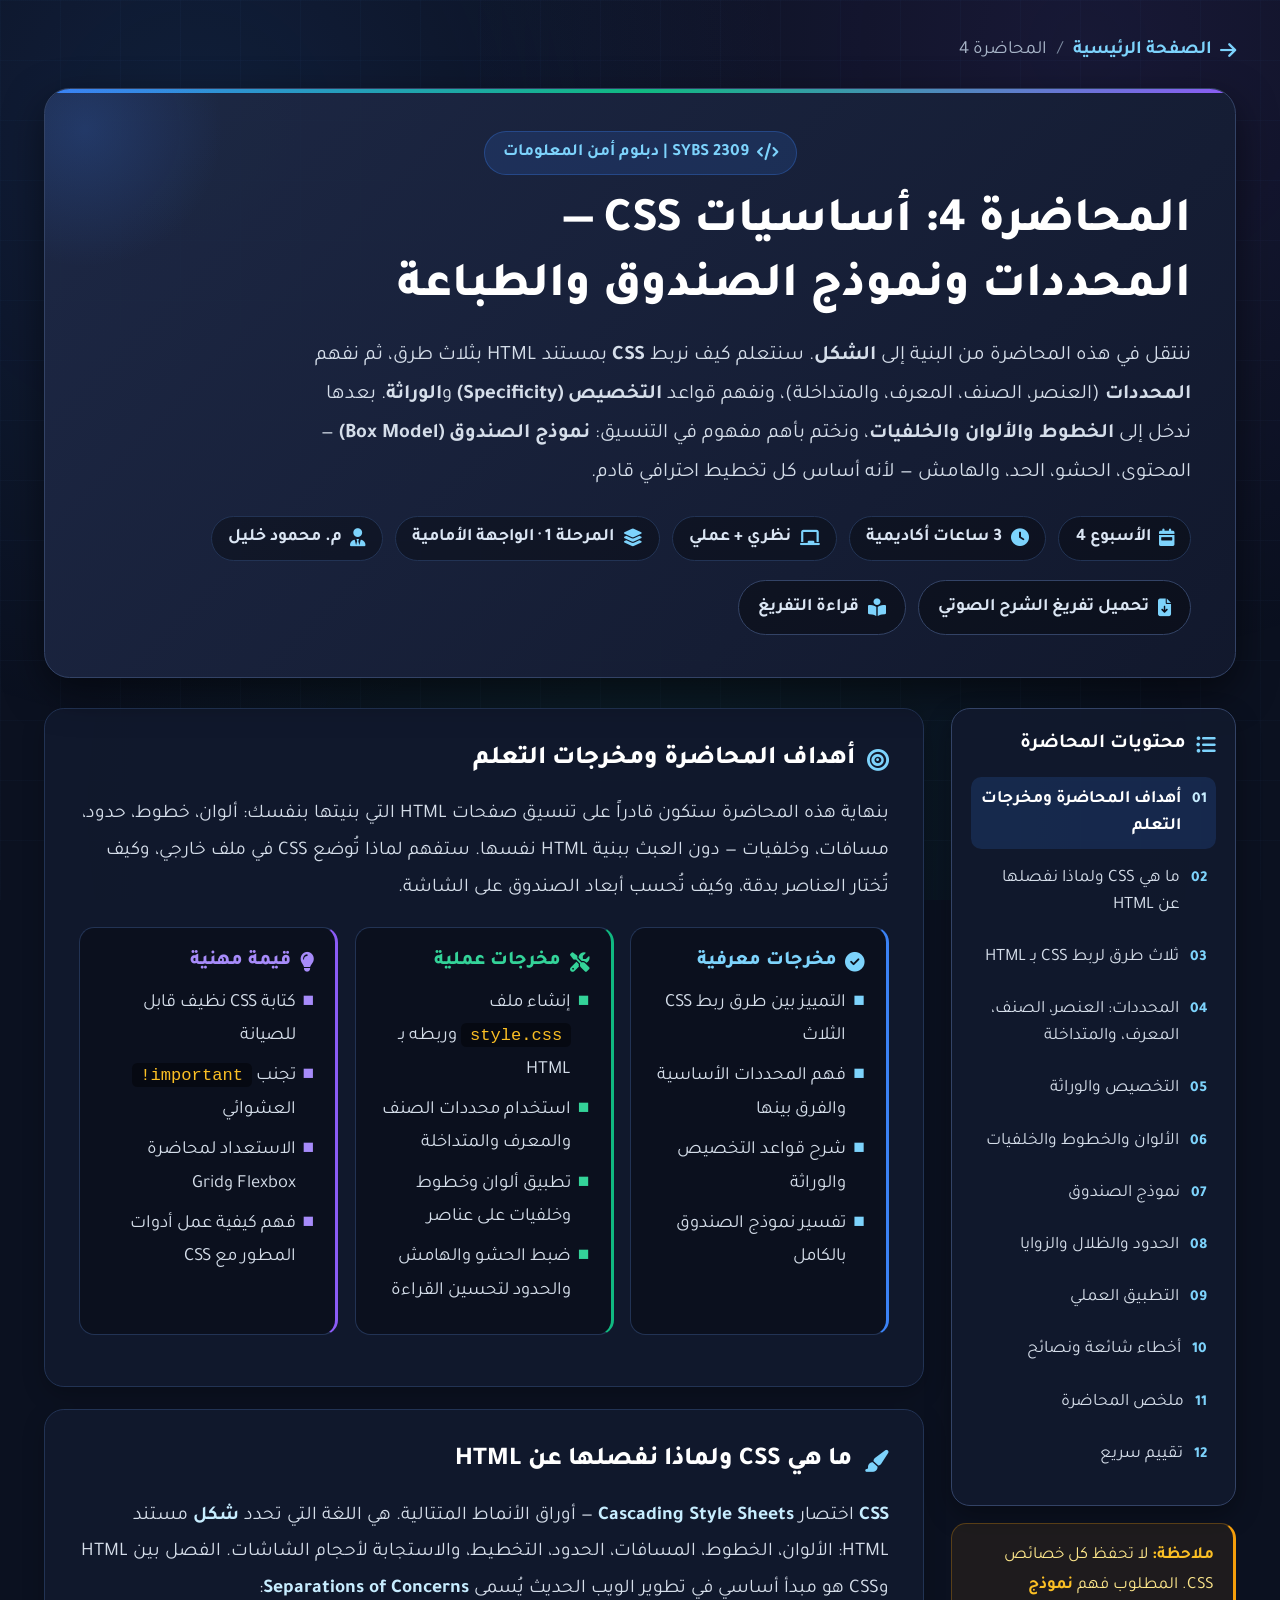
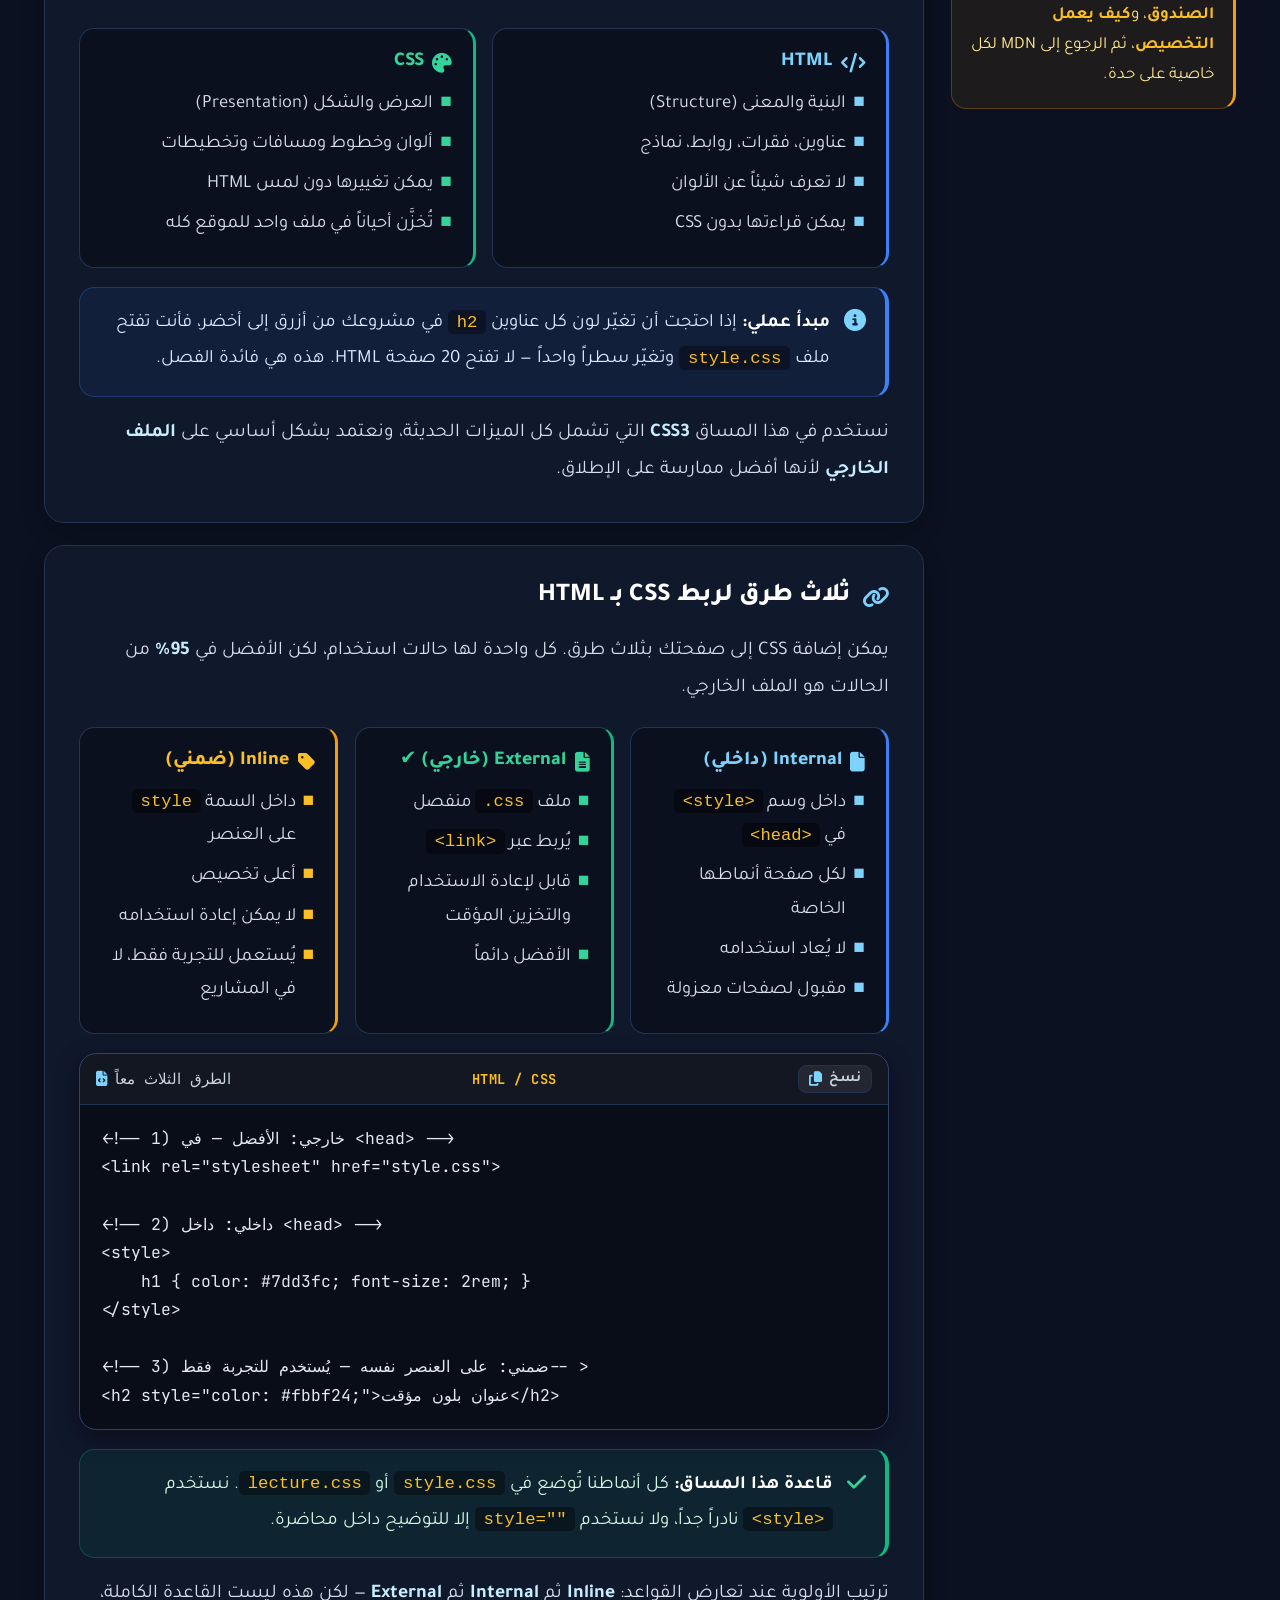
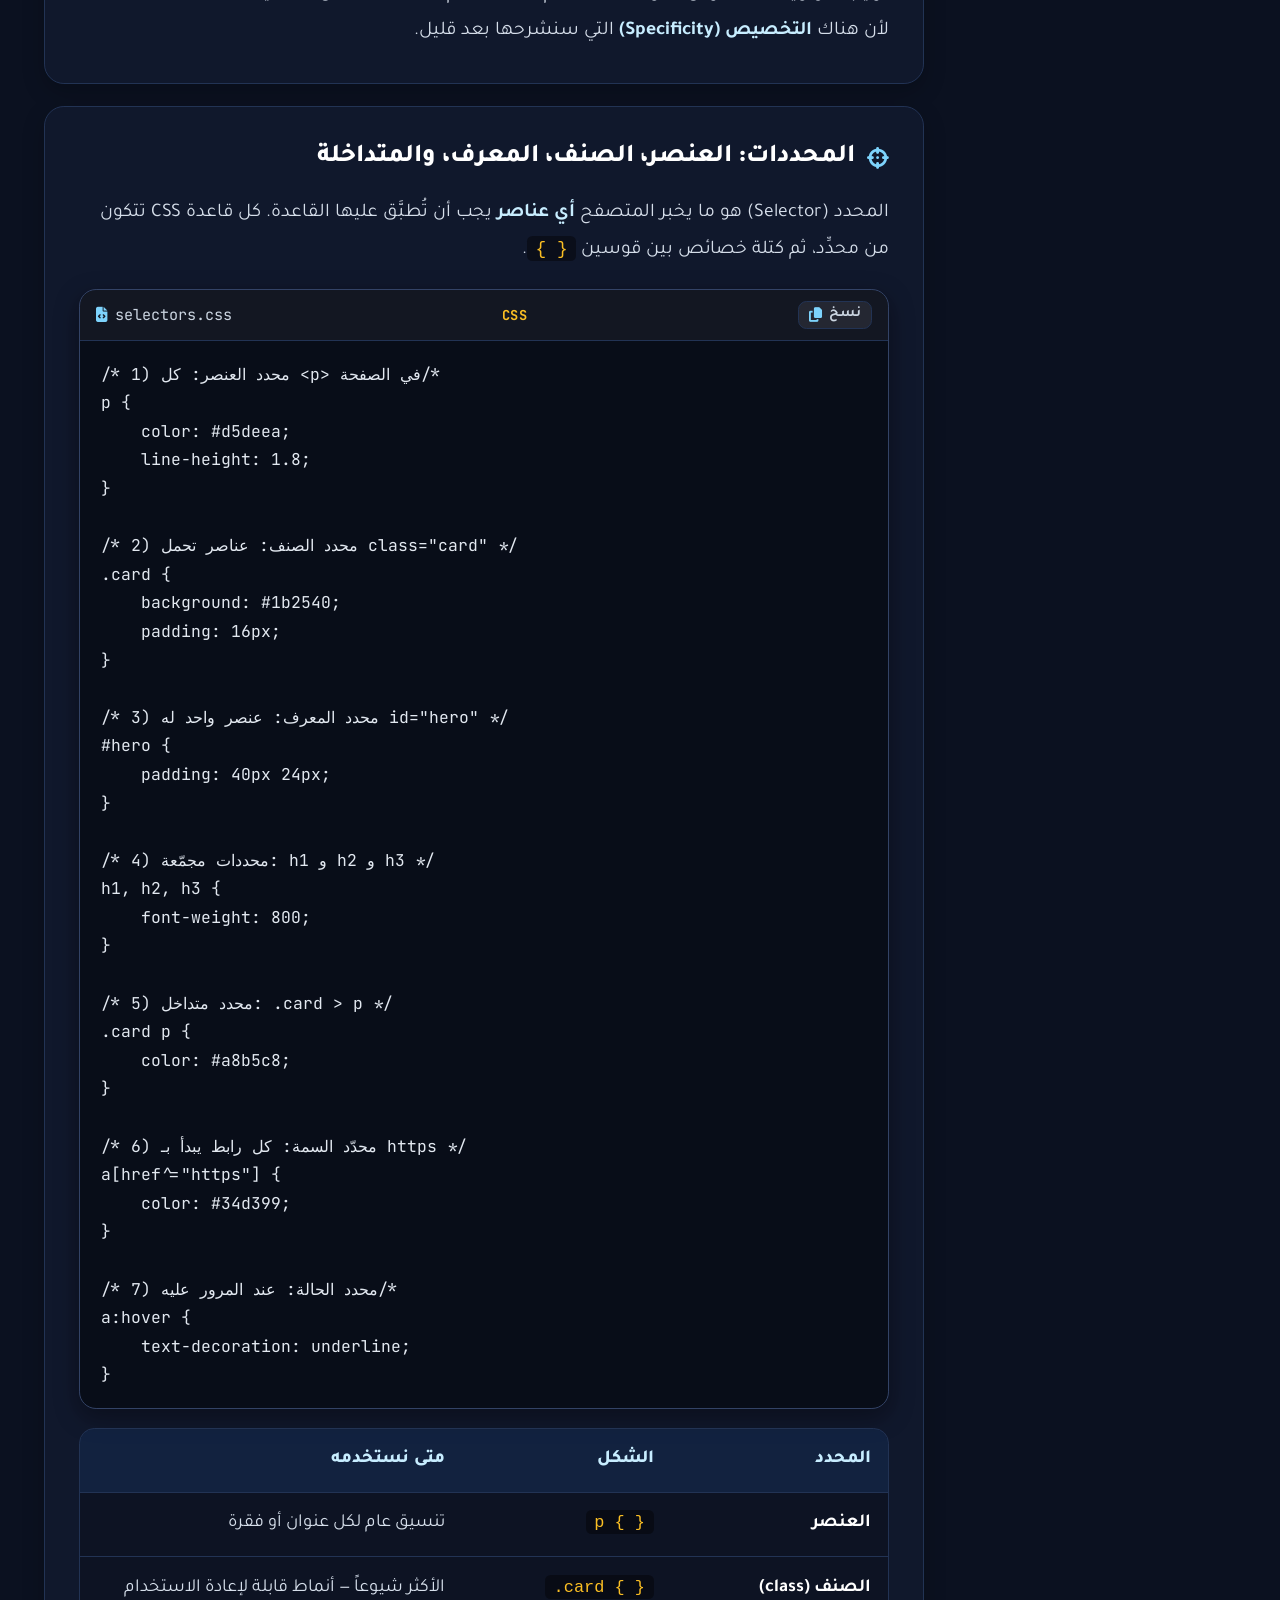
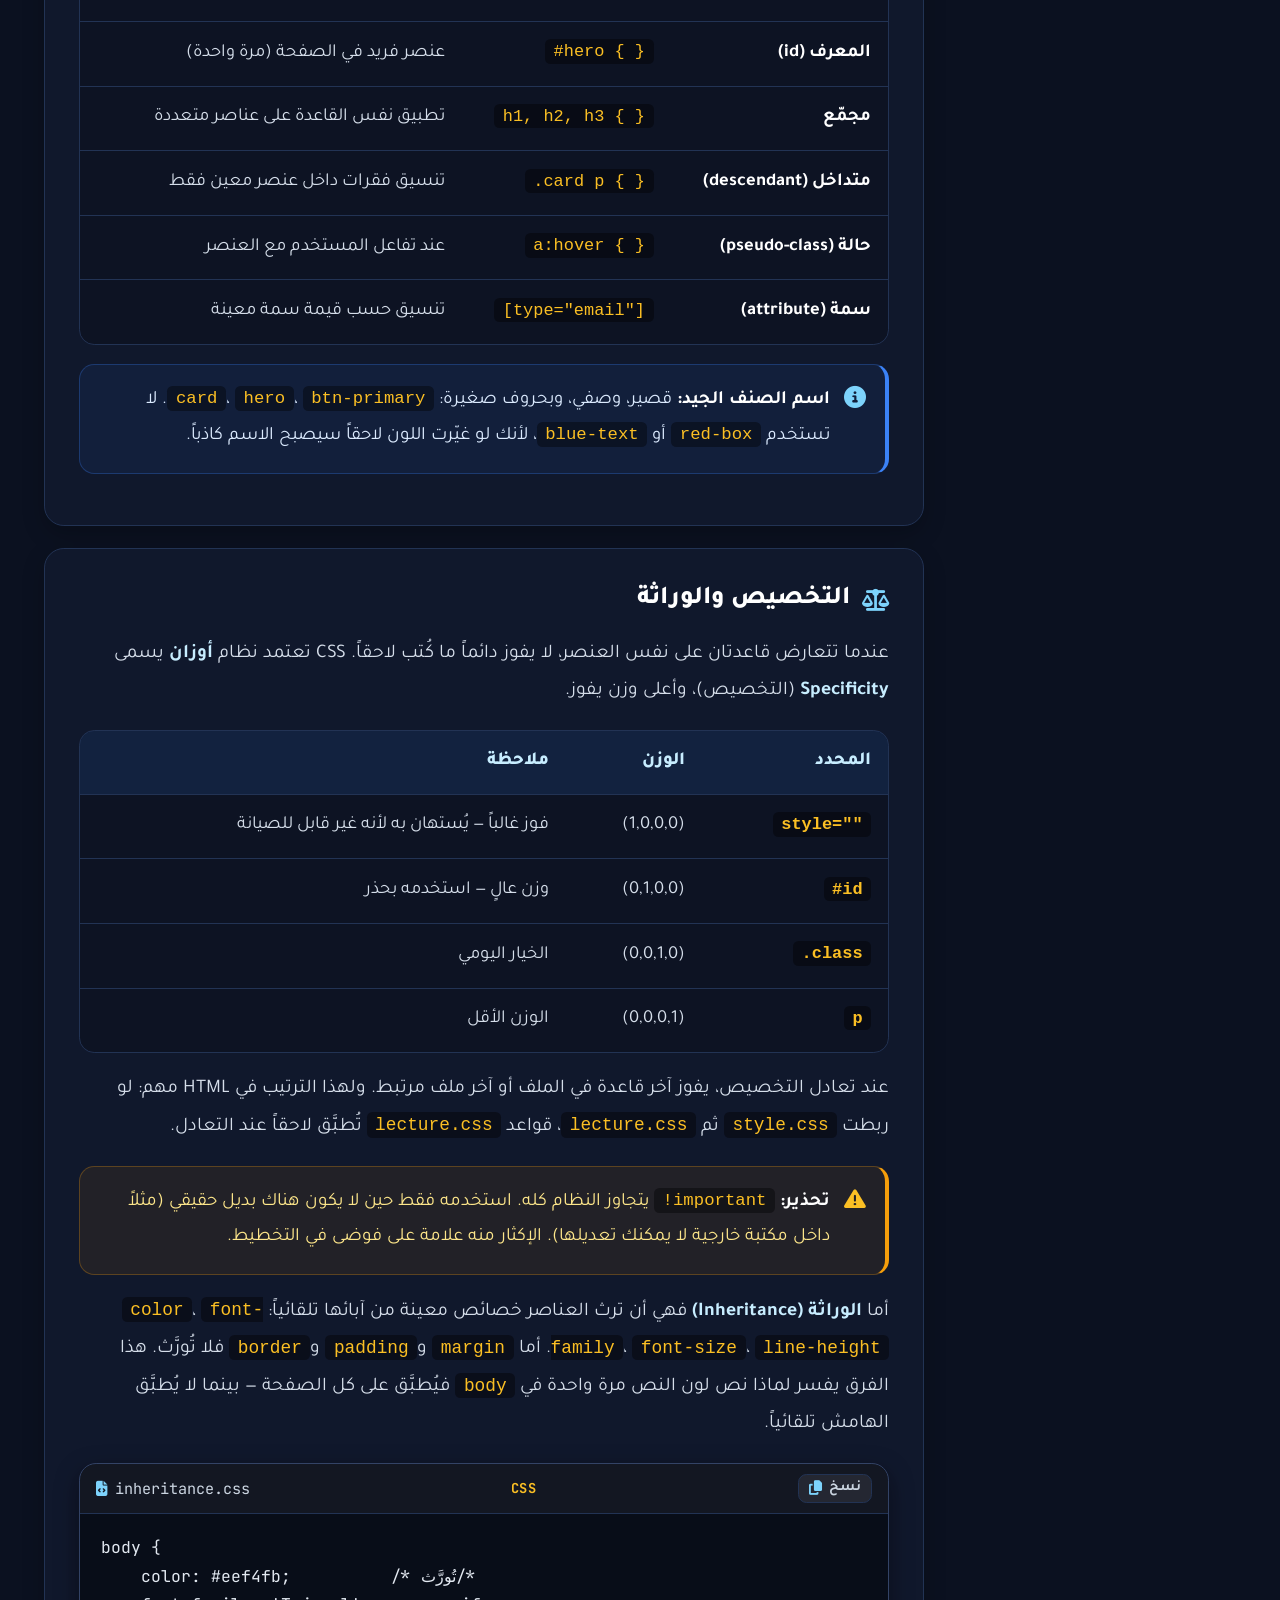
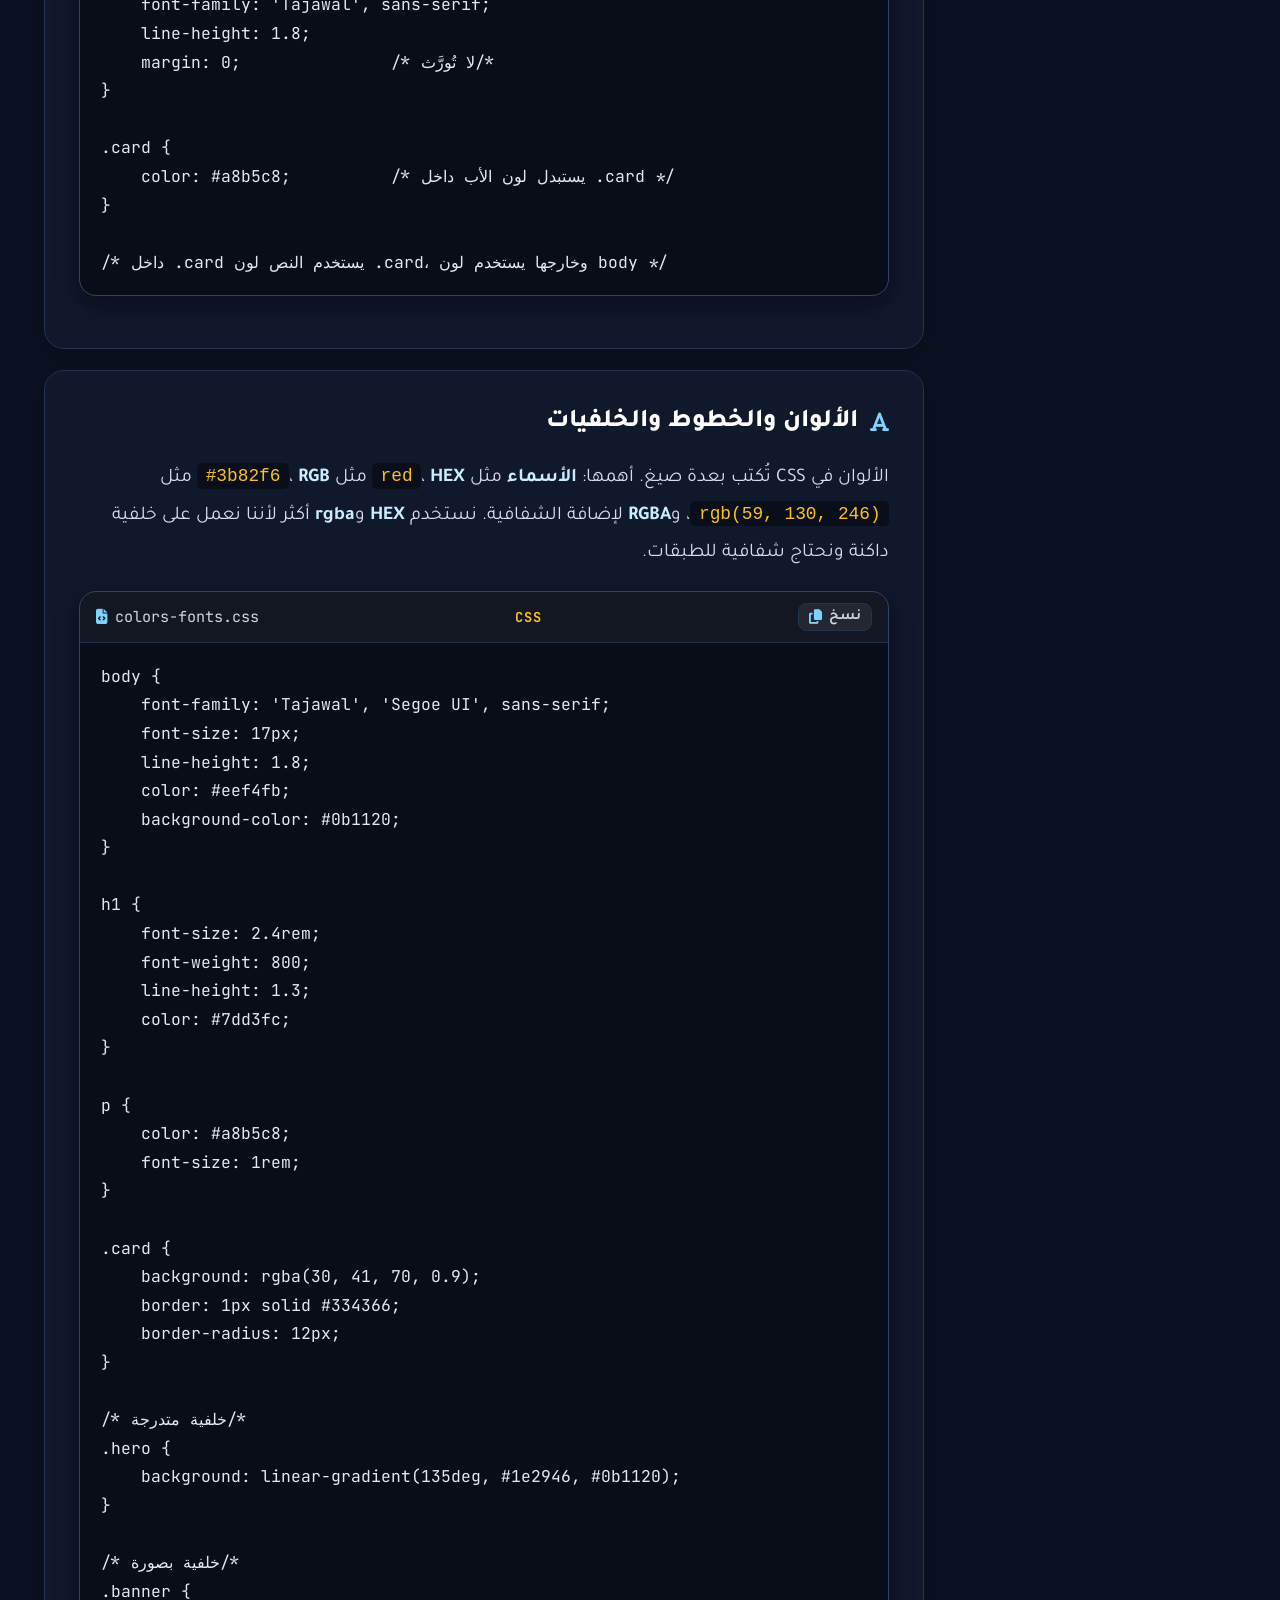
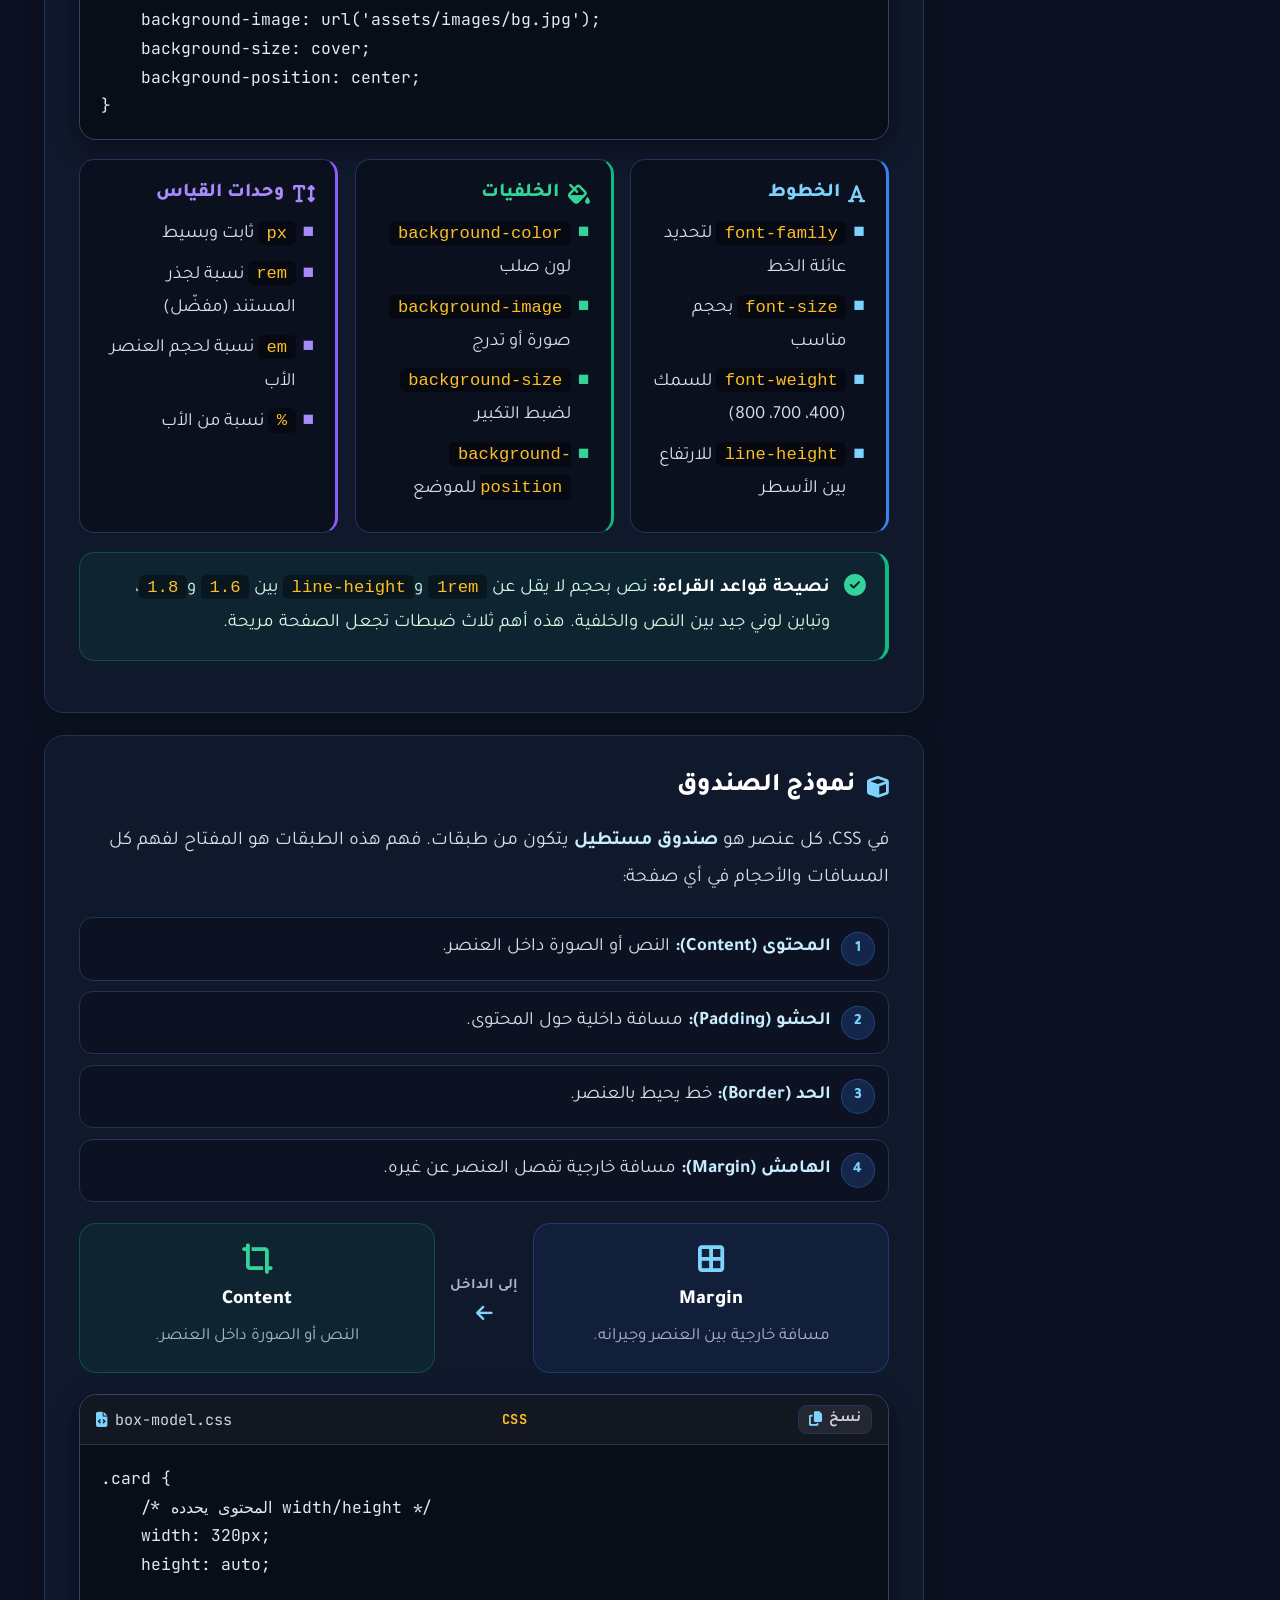
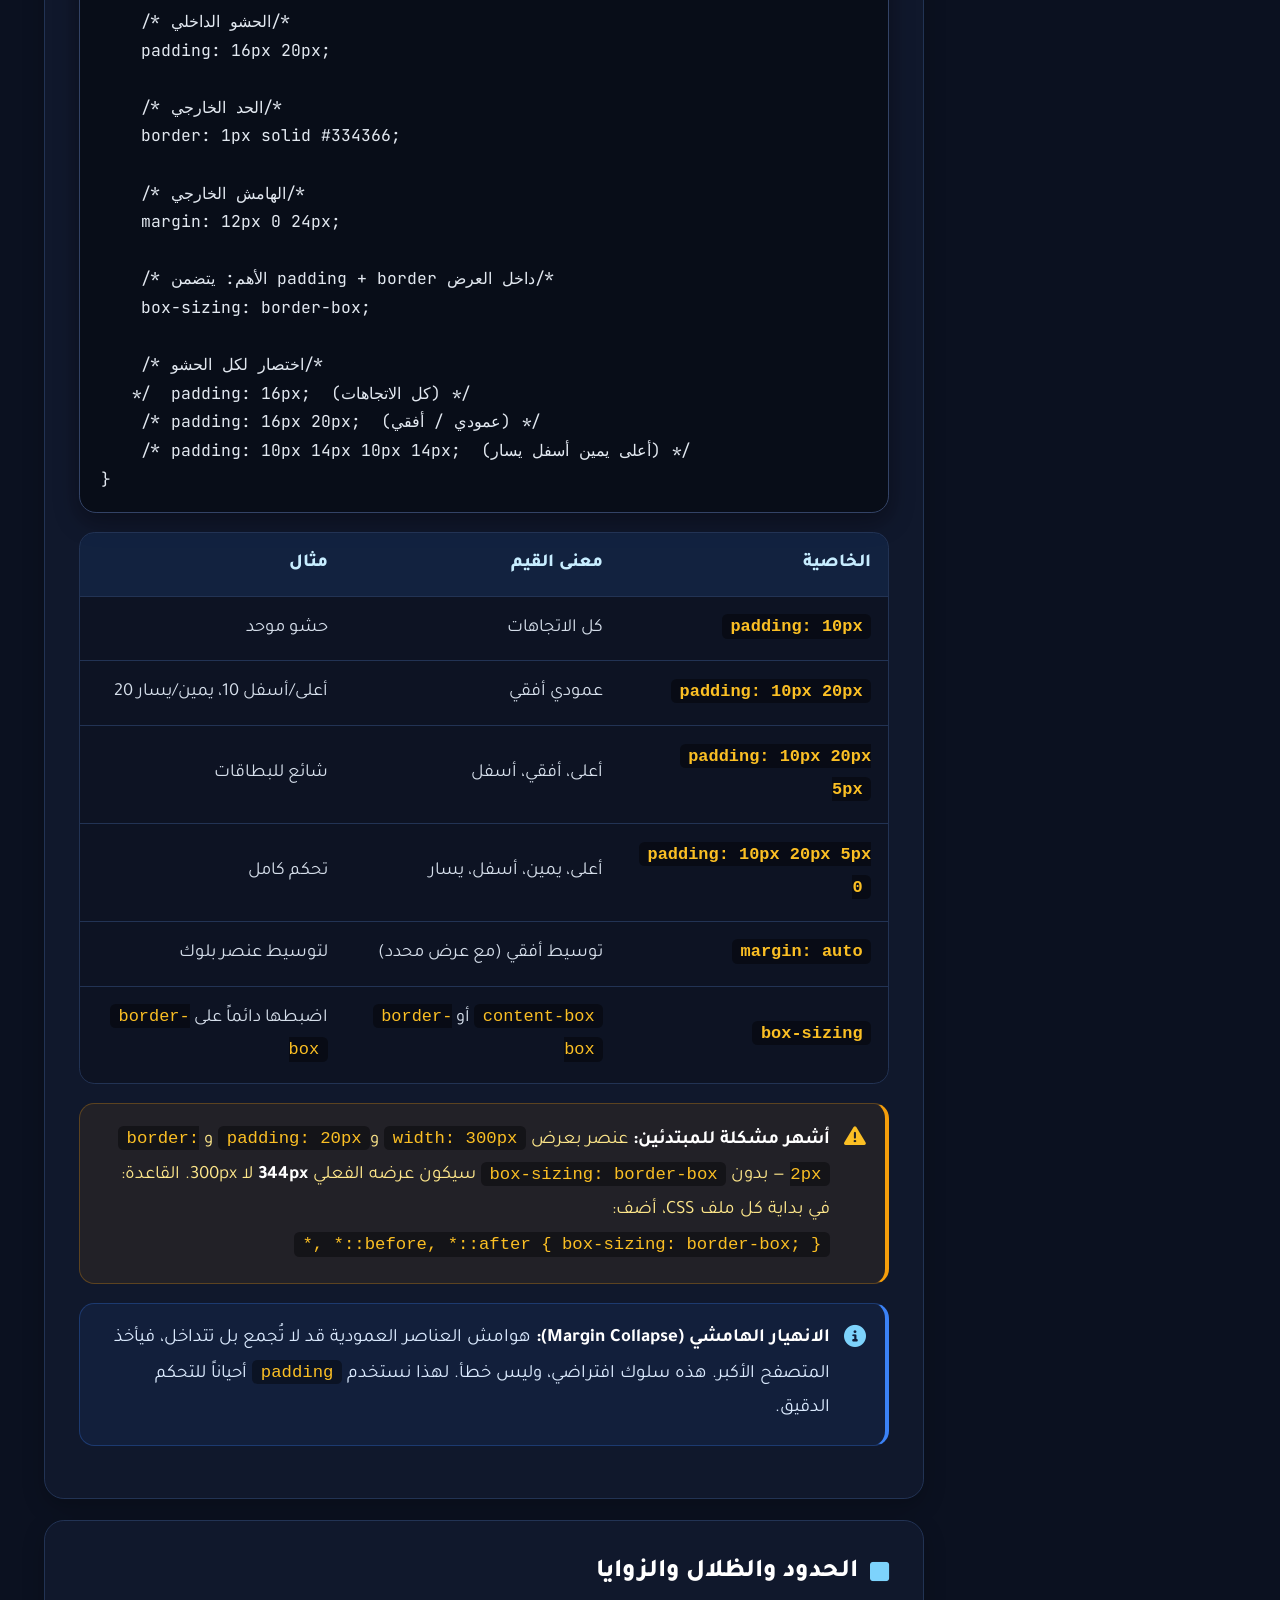
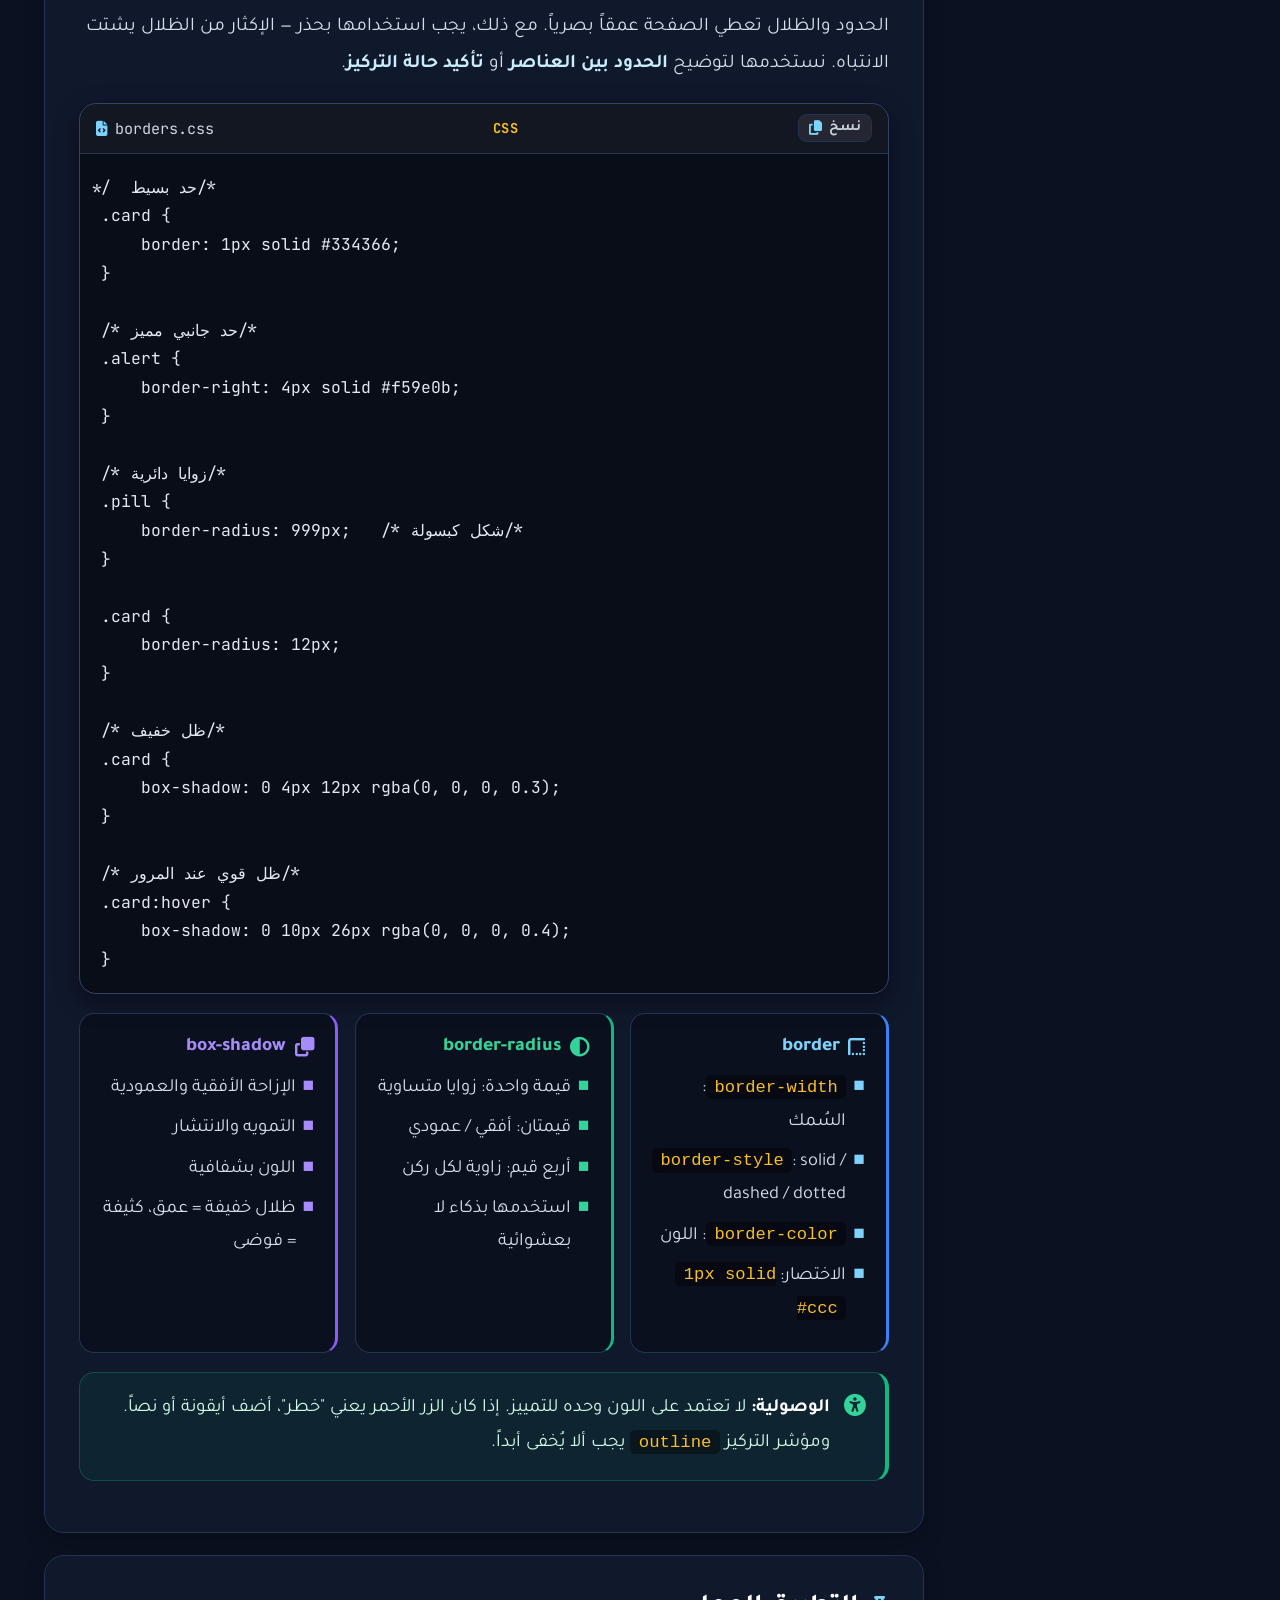
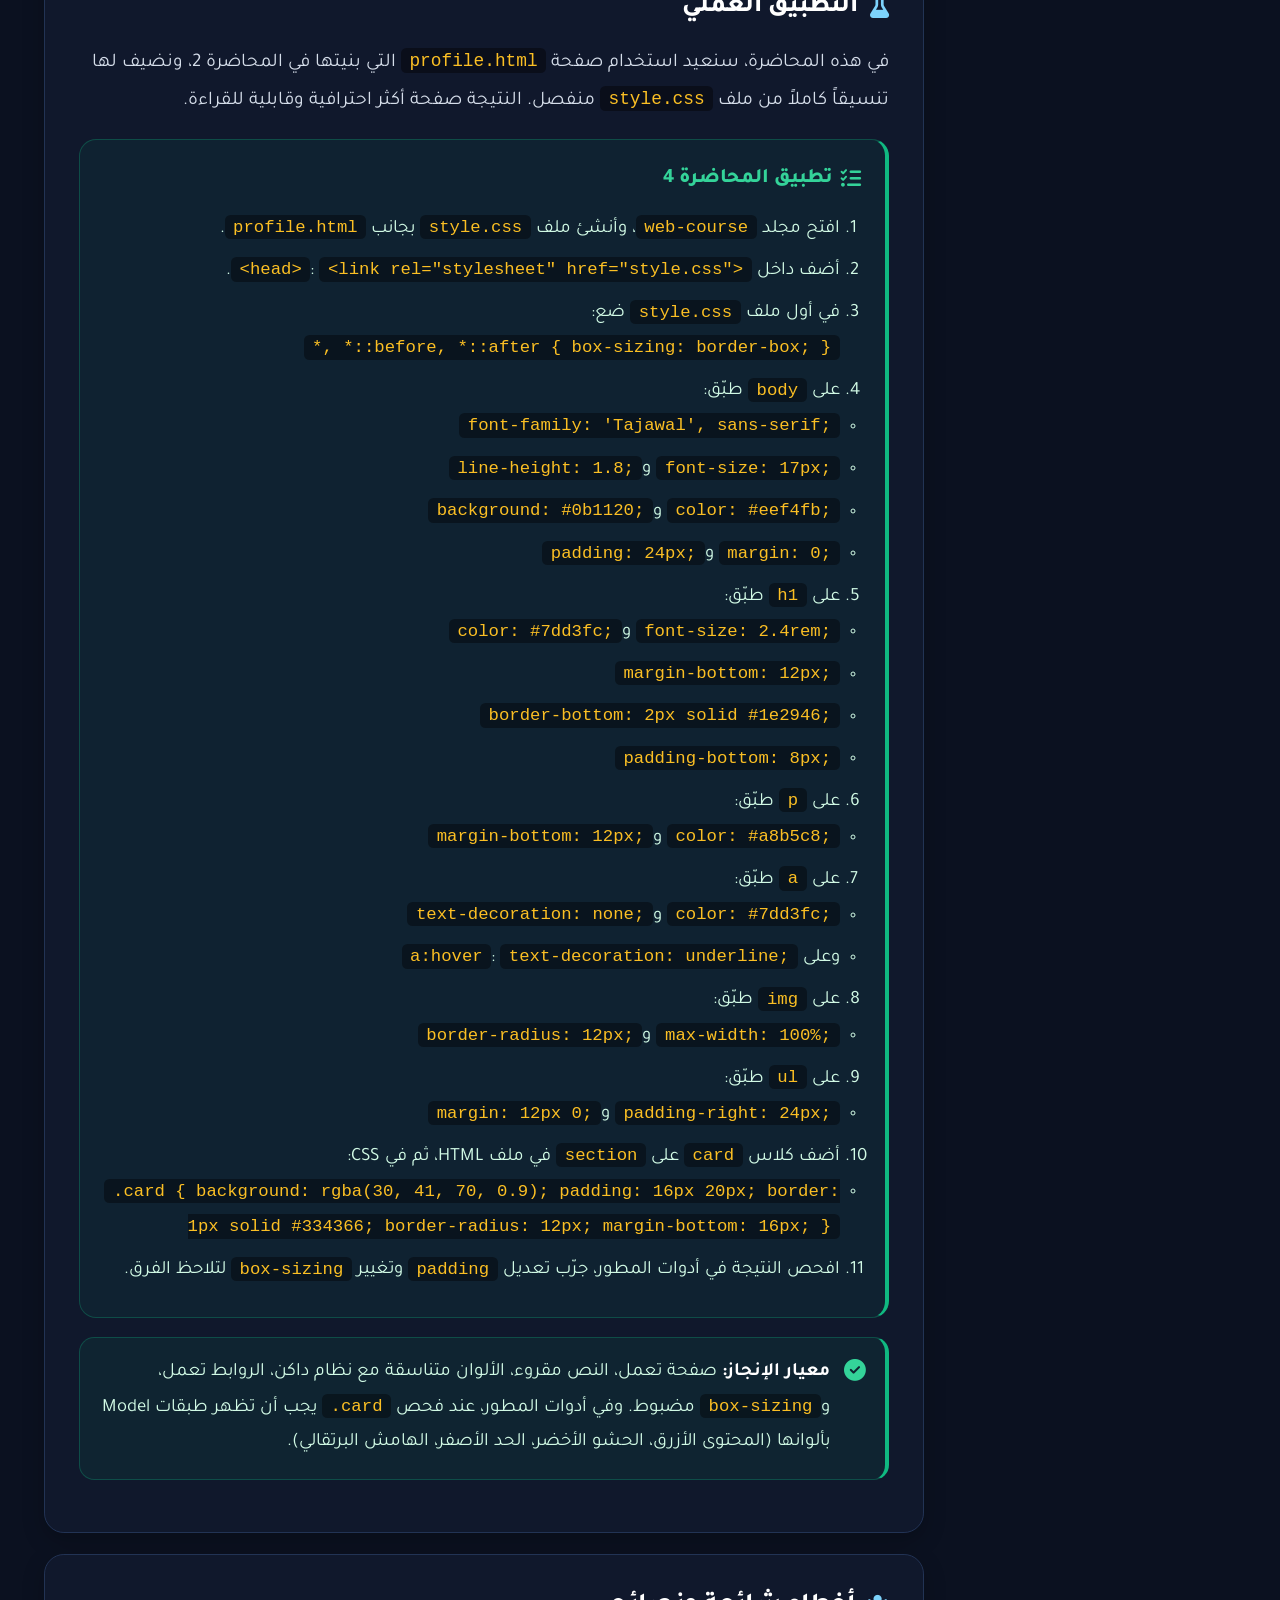
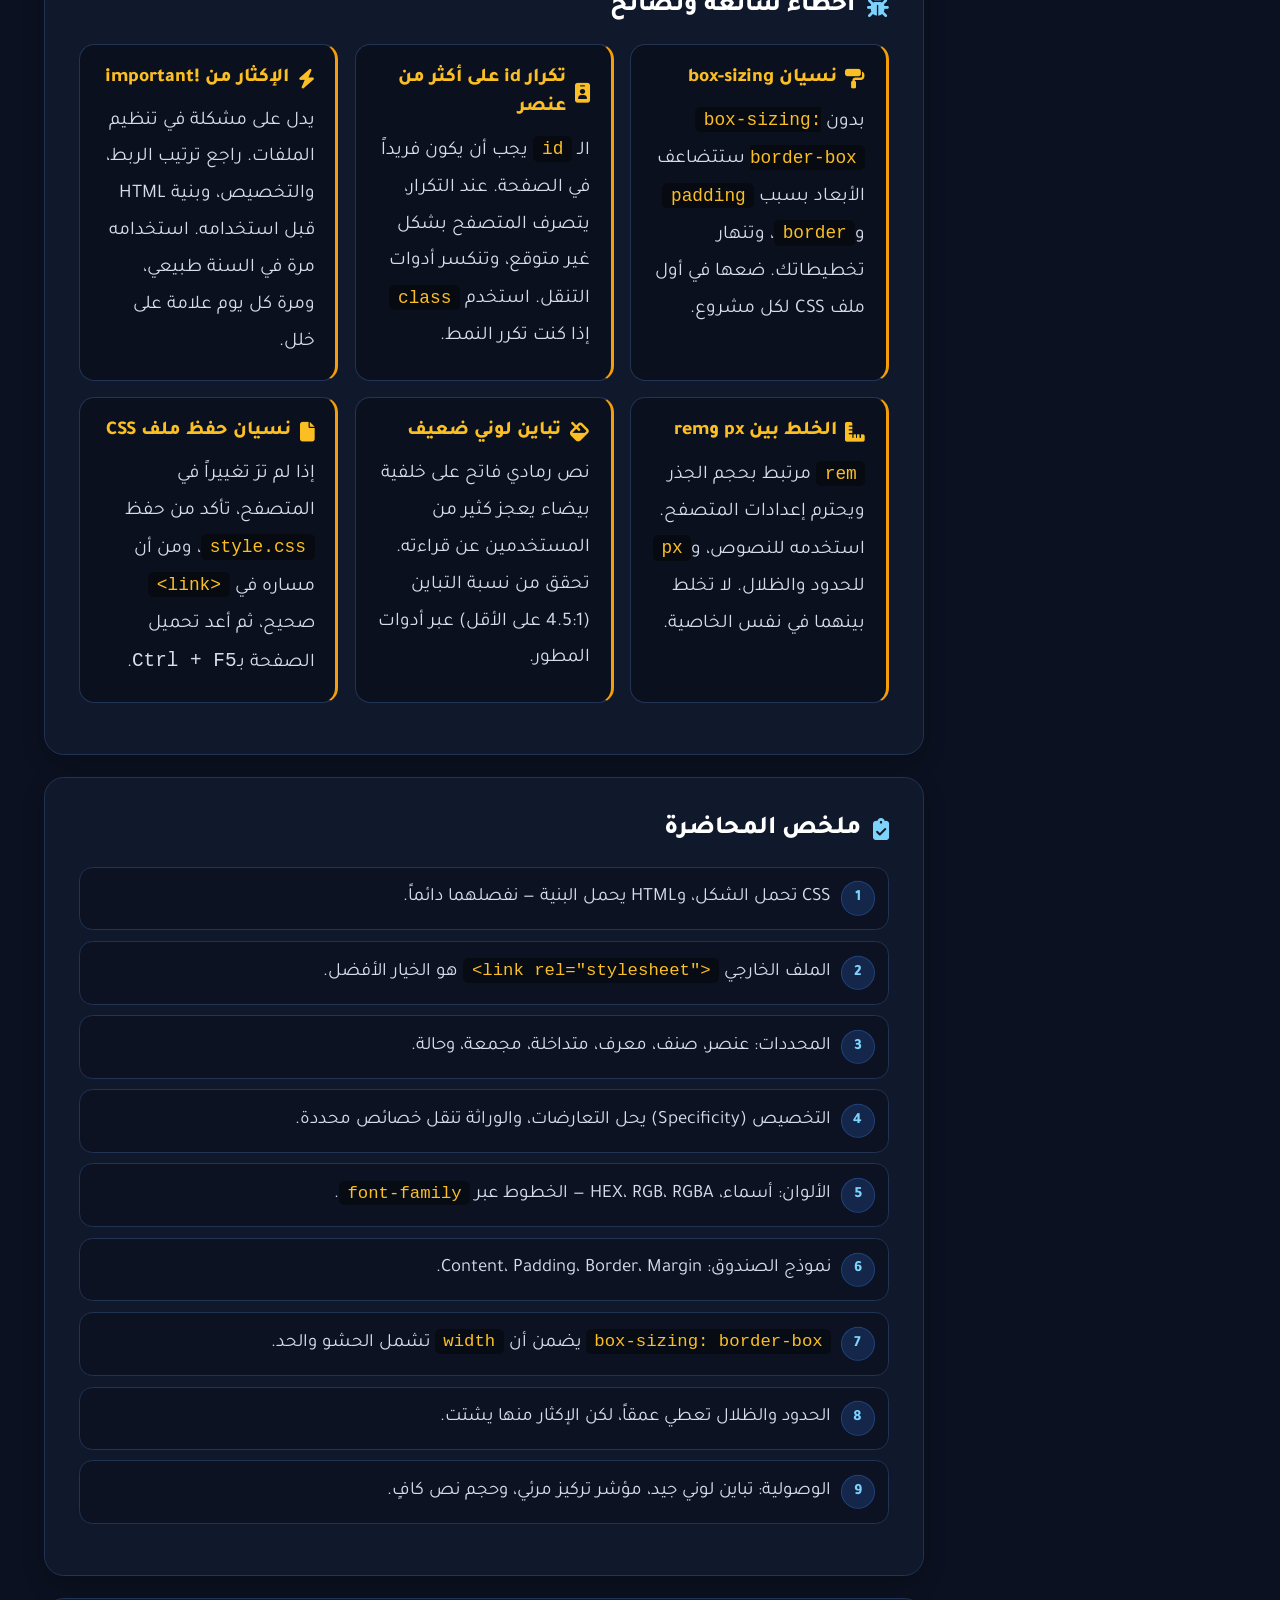
<file: lecture4.html>
<!DOCTYPE html>
<html lang="ar" dir="rtl">

<head>
    <meta charset="UTF-8">
    <meta name="viewport" content="width=device-width, initial-scale=1.0, user-scalable=yes">
    <title>المحاضرة 4 | أساسيات CSS — المحددات ونموذج الصندوق والطباعة — SYBS 2309</title>
    <meta name="theme-color" content="#0b1120">
    <meta name="description"
        content="المحاضرة الرابعة من مساق SYBS 2309: أساسيات CSS — طرق ربط CSS بـ HTML، المحددات (العنصر، الصنف، المعرف، المتداخلة)، قواعد التخصيص والوراثة، الألوان والخطوط، ونموذج الصندوق (المحتوى، الحشو، الحد، الهامش).">
    <link
        href="https://fonts.googleapis.com/css2?family=Tajawal:wght@400;500;700;800&family=JetBrains+Mono:wght@400;600&display=swap"
        rel="stylesheet">
    <link rel="stylesheet" href="https://cdnjs.cloudflare.com/ajax/libs/font-awesome/6.4.0/css/all.min.css">
    <link rel="stylesheet" href="style.css">
    <link rel="stylesheet" href="lecture.css">
    <link rel="icon"
        href="data:image/svg+xml,<svg xmlns='http://www.w3.org/2000/svg' viewBox='0 0 100 100'><text y='.9em' font-size='90'>🎨</text></svg>">
</head>

<body>
    <div class="bg-grid"></div>

    <a class="skip-link" href="#main-content">تجاوز إلى محتوى المحاضرة</a>

    <div class="container lecture-container">

        <!-- ================= BREADCRUMB ================= -->
        <nav class="breadcrumb" aria-label="مسار التنقل">
            <a href="index.html"><i class="fas fa-arrow-right"></i> الصفحة الرئيسية</a>
            <span aria-hidden="true">/</span>
            <span aria-current="page">المحاضرة 4</span>
        </nav>

        <!-- ================= LECTURE HERO ================= -->
        <header class="lecture-hero" id="top">
            <div class="course-badge">
                <i class="fas fa-code"></i> SYBS 2309 | دبلوم أمن المعلومات
            </div>
            <h1>المحاضرة 4: أساسيات CSS — المحددات ونموذج الصندوق والطباعة</h1>
            <p class="lecture-lead">
                ننتقل في هذه المحاضرة من البنية إلى <strong>الشكل</strong>. سنتعلم كيف نربط
                <strong>CSS</strong> بمستند HTML بثلاث طرق، ثم نفهم <strong>المحددات</strong>
                (العنصر، الصنف، المعرف، والمتداخلة)، ونفهم قواعد <strong>التخصيص
                (Specificity)</strong> و<strong>الوراثة</strong>. بعدها ندخل إلى
                <strong>الخطوط والألوان والخلفيات</strong>، ونختم بأهم مفهوم في التنسيق:
                <strong>نموذج الصندوق (Box Model)</strong> — المحتوى، الحشو، الحد، والهامش —
                لأنه أساس كل تخطيط احترافي قادم.
            </p>
            <div class="lecture-meta">
                <span><i class="fas fa-calendar-week"></i> الأسبوع 4</span>
                <span><i class="fas fa-clock"></i> 3 ساعات أكاديمية</span>
                <span><i class="fas fa-chalkboard"></i> نظري + عملي</span>
                <span><i class="fas fa-layer-group"></i> المرحلة 1 · الواجهة الأمامية</span>
                <span><i class="fas fa-user-tie"></i> م. محمود خليل</span>
            </div>
            <div class="lecture-tools">
                <a class="tool-btn" href="script4.txt" download>
                    <i class="fas fa-file-arrow-down"></i> تحميل تفريغ الشرح الصوتي
                </a>
                <a class="tool-btn" href="script4.txt" target="_blank" rel="noopener">
                    <i class="fas fa-book-open-reader"></i> قراءة التفريغ
                </a>
            </div>
        </header>

        <div class="lecture-layout">

            <!-- ================= ASIDE / TOC ================= -->
            <aside class="lecture-aside" aria-label="محتويات المحاضرة">
                <nav class="toc-card" aria-labelledby="toc-title">
                    <h2 id="toc-title"><i class="fas fa-list-ul"></i> محتويات المحاضرة</h2>
                    <ol class="toc-list">
                        <li><a href="#objectives">أهداف المحاضرة ومخرجات التعلم</a></li>
                        <li><a href="#what-is-css">ما هي CSS ولماذا نفصلها عن HTML</a></li>
                        <li><a href="#linking">ثلاث طرق لربط CSS بـ HTML</a></li>
                        <li><a href="#selectors">المحددات: العنصر، الصنف، المعرف، والمتداخلة</a></li>
                        <li><a href="#specificity">التخصيص والوراثة</a></li>
                        <li><a href="#colors-fonts">الألوان والخطوط والخلفيات</a></li>
                        <li><a href="#box-model">نموذج الصندوق</a></li>
                        <li><a href="#borders-shadows">الحدود والظلال والزوايا</a></li>
                        <li><a href="#lab">التطبيق العملي</a></li>
                        <li><a href="#mistakes">أخطاء شائعة ونصائح</a></li>
                        <li><a href="#summary">ملخص المحاضرة</a></li>
                        <li><a href="#quick-check">تقييم سريع</a></li>
                    </ol>
                </nav>

                <div class="aside-note">
                    <strong>ملاحظة:</strong> لا تحفظ كل خصائص CSS. المطلوب فهم
                    <strong>نموذج الصندوق</strong>، و<strong>كيف يعمل التخصيص</strong>،
                    ثم الرجوع إلى MDN لكل خاصية على حدة.
                </div>
            </aside>

            <!-- ================= MAIN ================= -->
            <main id="main-content" class="lecture-main">

                <!-- Objectives -->
                <section class="lecture-section" id="objectives" aria-labelledby="objectives-title">
                    <h2 class="section-title" id="objectives-title">
                        <i class="fas fa-bullseye"></i> أهداف المحاضرة ومخرجات التعلم
                    </h2>
                    <p>
                        بنهاية هذه المحاضرة ستكون قادراً على تنسيق صفحات HTML التي بنيتها
                        بنفسك: ألوان، خطوط، حدود، مسافات، وخلفيات — دون العبث ببنية HTML
                        نفسها. ستفهم لماذا تُوضع CSS في ملف خارجي، وكيف تُختار العناصر بدقة،
                        وكيف تُحسب أبعاد الصندوق على الشاشة.
                    </p>
                    <div class="concept-grid">
                        <div class="concept-card">
                            <h3><i class="fas fa-check-circle"></i> مخرجات معرفية</h3>
                            <ul>
                                <li>التمييز بين طرق ربط CSS الثلاث</li>
                                <li>فهم المحددات الأساسية والفرق بينها</li>
                                <li>شرح قواعد التخصيص والوراثة</li>
                                <li>تفسير نموذج الصندوق بالكامل</li>
                            </ul>
                        </div>
                        <div class="concept-card green">
                            <h3><i class="fas fa-tools"></i> مخرجات عملية</h3>
                            <ul>
                                <li>إنشاء ملف <code>style.css</code> وربطه بـ HTML</li>
                                <li>استخدام محددات الصنف والمعرف والمتداخلة</li>
                                <li>تطبيق ألوان وخطوط وخلفيات على عناصر</li>
                                <li>ضبط الحشو والهامش والحدود لتحسين القراءة</li>
                            </ul>
                        </div>
                        <div class="concept-card violet">
                            <h3><i class="fas fa-lightbulb"></i> قيمة مهنية</h3>
                            <ul>
                                <li>كتابة CSS نظيف قابل للصيانة</li>
                                <li>تجنب <code>!important</code> العشوائي</li>
                                <li>الاستعداد لمحاضرة Flexbox وGrid</li>
                                <li>فهم كيفية عمل أدوات المطور مع CSS</li>
                            </ul>
                        </div>
                    </div>
                </section>

                <!-- What is CSS -->
                <section class="lecture-section" id="what-is-css" aria-labelledby="css-title">
                    <h2 class="section-title" id="css-title">
                        <i class="fas fa-paintbrush"></i> ما هي CSS ولماذا نفصلها عن HTML
                    </h2>
                    <p>
                        <strong>CSS</strong> اختصار <strong>Cascading Style Sheets</strong> —
                        أوراق الأنماط المتتالية. هي اللغة التي تحدد <strong>شكل</strong>
                        مستند HTML: الألوان، الخطوط، المسافات، الحدود، التخطيط، والاستجابة
                        لأحجام الشاشات. الفصل بين HTML وCSS هو مبدأ أساسي في تطوير الويب
                        الحديث يُسمى <strong>Separations of Concerns</strong>:
                    </p>
                    <div class="concept-grid">
                        <div class="concept-card">
                            <h3><i class="fas fa-code"></i> HTML</h3>
                            <ul>
                                <li>البنية والمعنى (Structure)</li>
                                <li>عناوين، فقرات، روابط، نماذج</li>
                                <li>لا تعرف شيئاً عن الألوان</li>
                                <li>يمكن قراءتها بدون CSS</li>
                            </ul>
                        </div>
                        <div class="concept-card green">
                            <h3><i class="fas fa-palette"></i> CSS</h3>
                            <ul>
                                <li>العرض والشكل (Presentation)</li>
                                <li>ألوان وخطوط ومسافات وتخطيطات</li>
                                <li>يمكن تغييرها دون لمس HTML</li>
                                <li>تُخزَّن أحياناً في ملف واحد للموقع كله</li>
                            </ul>
                        </div>
                    </div>
                    <div class="callout">
                        <i class="fas fa-circle-info"></i>
                        <div>
                            <strong>مبدأ عملي:</strong> إذا احتجت أن تغيّر لون كل عناوين
                            <code>h2</code> في مشروعك من أزرق إلى أخضر، فأنت تفتح ملف
                            <code>style.css</code> وتغيّر سطراً واحداً — لا تفتح 20 صفحة HTML.
                            هذه هي فائدة الفصل.
                        </div>
                    </div>
                    <p>
                        نستخدم في هذا المساق <strong>CSS3</strong> التي تشمل كل الميزات
                        الحديثة، ونعتمد بشكل أساسي على <strong>الملف الخارجي</strong> لأنها
                        أفضل ممارسة على الإطلاق.
                    </p>
                </section>

                <!-- Linking -->
                <section class="lecture-section" id="linking" aria-labelledby="linking-title">
                    <h2 class="section-title" id="linking-title">
                        <i class="fas fa-link"></i> ثلاث طرق لربط CSS بـ HTML
                    </h2>
                    <p>
                        يمكن إضافة CSS إلى صفحتك بثلاث طرق. كل واحدة لها حالات استخدام،
                        لكن الأفضل في <strong>95%</strong> من الحالات هو الملف الخارجي.
                    </p>

                    <div class="concept-grid">
                        <div class="concept-card">
                            <h3><i class="fas fa-file"></i> Internal (داخلي)</h3>
                            <ul>
                                <li>داخل وسم <code>&lt;style&gt;</code> في <code>&lt;head&gt;</code></li>
                                <li>لكل صفحة أنماطها الخاصة</li>
                                <li>لا يُعاد استخدامه</li>
                                <li>مقبول لصفحات معزولة</li>
                            </ul>
                        </div>
                        <div class="concept-card green">
                            <h3><i class="fas fa-file-lines"></i> External (خارجي) ✔</h3>
                            <ul>
                                <li>ملف <code>.css</code> منفصل</li>
                                <li>يُربط عبر <code>&lt;link&gt;</code></li>
                                <li>قابل لإعادة الاستخدام والتخزين المؤقت</li>
                                <li>الأفضل دائماً</li>
                            </ul>
                        </div>
                        <div class="concept-card warn">
                            <h3><i class="fas fa-tag"></i> Inline (ضمني)</h3>
                            <ul>
                                <li>داخل السمة <code>style</code> على العنصر</li>
                                <li>أعلى تخصيص</li>
                                <li>لا يمكن إعادة استخدامه</li>
                                <li>يُستعمل للتجربة فقط، لا في المشاريع</li>
                            </ul>
                        </div>
                    </div>

                    <div class="code-window">
                        <div class="code-head">
                            <span><i class="fas fa-file-code"></i> الطرق الثلاث معاً</span>
                            <span class="code-lang">HTML / CSS</span>
                        </div>
                        <pre><code>&lt;!-- 1) خارجي: الأفضل — في &lt;head&gt; --&gt;
&lt;link rel="stylesheet" href="style.css"&gt;

&lt;!-- 2) داخلي: داخل &lt;head&gt; --&gt;
&lt;style&gt;
    h1 { color: #7dd3fc; font-size: 2rem; }
&lt;/style&gt;

&lt;!-- 3) ضمني: على العنصر نفسه — يُستخدم للتجربة فقط --&gt;
&lt;h2 style="color: #fbbf24;"&gt;عنوان بلون مؤقت&lt;/h2&gt;</code></pre>
                    </div>

                    <div class="callout success">
                        <i class="fas fa-check"></i>
                        <div>
                            <strong>قاعدة هذا المساق:</strong> كل أنماطنا تُوضع في
                            <code>style.css</code> أو <code>lecture.css</code>. نستخدم
                            <code>&lt;style&gt;</code> نادراً جداً، ولا نستخدم
                            <code>style=""</code> إلا للتوضيح داخل محاضرة.
                        </div>
                    </div>

                    <p>
                        ترتيب الأولوية عند تعارض القواعد: <strong>Inline</strong> ثم
                        <strong>Internal</strong> ثم <strong>External</strong> — لكن
                        هذه ليست القاعدة الكاملة، لأن هناك <strong>التخصيص (Specificity)</strong>
                        التي سنشرحها بعد قليل.
                    </p>
                </section>

                <!-- Selectors -->
                <section class="lecture-section" id="selectors" aria-labelledby="selectors-title">
                    <h2 class="section-title" id="selectors-title">
                        <i class="fas fa-crosshairs"></i> المحددات: العنصر، الصنف، المعرف، والمتداخلة
                    </h2>
                    <p>
                        المحدد (Selector) هو ما يخبر المتصفح <strong>أي عناصر</strong> يجب
                        أن تُطبَّق عليها القاعدة. كل قاعدة CSS تتكون من محدِّد، ثم كتلة
                        خصائص بين قوسين <code>{ }</code>.
                    </p>

                    <div class="code-window">
                        <div class="code-head">
                            <span><i class="fas fa-file-code"></i> selectors.css</span>
                            <span class="code-lang">CSS</span>
                        </div>
                        <pre><code>/* 1) محدد العنصر: كل &lt;p&gt; في الصفحة */
p {
    color: #d5deea;
    line-height: 1.8;
}

/* 2) محدد الصنف: عناصر تحمل class="card" */
.card {
    background: #1b2540;
    padding: 16px;
}

/* 3) محدد المعرف: عنصر واحد له id="hero" */
#hero {
    padding: 40px 24px;
}

/* 4) محددات مجمّعة: h1 و h2 و h3 */
h1, h2, h3 {
    font-weight: 800;
}

/* 5) محدد متداخل: .card &gt; p */
.card p {
    color: #a8b5c8;
}

/* 6) محدّد السمة: كل رابط يبدأ بـ https */
a[href^="https"] {
    color: #34d399;
}

/* 7) محدد الحالة: عند المرور عليه */
a:hover {
    text-decoration: underline;
}</code></pre>
                    </div>

                    <div class="table-wrap">
                        <table class="compare-table">
                            <thead>
                                <tr>
                                    <th>المحدد</th>
                                    <th>الشكل</th>
                                    <th>متى نستخدمه</th>
                                </tr>
                            </thead>
                            <tbody>
                                <tr>
                                    <td>العنصر</td>
                                    <td><code>p { }</code></td>
                                    <td>تنسيق عام لكل عنوان أو فقرة</td>
                                </tr>
                                <tr>
                                    <td>الصنف (class)</td>
                                    <td><code>.card { }</code></td>
                                    <td>الأكثر شيوعاً — أنماط قابلة لإعادة الاستخدام</td>
                                </tr>
                                <tr>
                                    <td>المعرف (id)</td>
                                    <td><code>#hero { }</code></td>
                                    <td>عنصر فريد في الصفحة (مرة واحدة)</td>
                                </tr>
                                <tr>
                                    <td>مجمّع</td>
                                    <td><code>h1, h2, h3 { }</code></td>
                                    <td>تطبيق نفس القاعدة على عناصر متعددة</td>
                                </tr>
                                <tr>
                                    <td>متداخل (descendant)</td>
                                    <td><code>.card p { }</code></td>
                                    <td>تنسيق فقرات داخل عنصر معين فقط</td>
                                </tr>
                                <tr>
                                    <td>حالة (pseudo-class)</td>
                                    <td><code>a:hover { }</code></td>
                                    <td>عند تفاعل المستخدم مع العنصر</td>
                                </tr>
                                <tr>
                                    <td>سمة (attribute)</td>
                                    <td><code>[type="email"]</code></td>
                                    <td>تنسيق حسب قيمة سمة معينة</td>
                                </tr>
                            </tbody>
                        </table>
                    </div>

                    <div class="callout">
                        <i class="fas fa-circle-info"></i>
                        <div>
                            <strong>اسم الصنف الجيد:</strong> قصير، وصفي، وبحروف صغيرة:
                            <code>card</code>، <code>hero</code>، <code>btn-primary</code>.
                            لا تستخدم <code>red-box</code> أو <code>blue-text</code>، لأنك
                            لو غيّرت اللون لاحقاً سيصبح الاسم كاذباً.
                        </div>
                    </div>
                </section>

                <!-- Specificity -->
                <section class="lecture-section" id="specificity" aria-labelledby="specificity-title">
                    <h2 class="section-title" id="specificity-title">
                        <i class="fas fa-scale-balanced"></i> التخصيص والوراثة
                    </h2>
                    <p>
                        عندما تتعارض قاعدتان على نفس العنصر، لا يفوز دائماً ما كُتب لاحقاً.
                        CSS تعتمد نظام <strong>أوزان</strong> يسمى <strong>Specificity</strong>
                        (التخصيص)، وأعلى وزن يفوز.
                    </p>

                    <div class="table-wrap">
                        <table class="compare-table">
                            <thead>
                                <tr>
                                    <th>المحدد</th>
                                    <th>الوزن</th>
                                    <th>ملاحظة</th>
                                </tr>
                            </thead>
                            <tbody>
                                <tr>
                                    <td><code>style=""</code></td>
                                    <td>(1,0,0,0)</td>
                                    <td>فوز غالباً — يُستهان به لأنه غير قابل للصيانة</td>
                                </tr>
                                <tr>
                                    <td><code>#id</code></td>
                                    <td>(0,1,0,0)</td>
                                    <td>وزن عالٍ — استخدمه بحذر</td>
                                </tr>
                                <tr>
                                    <td><code>.class</code></td>
                                    <td>(0,0,1,0)</td>
                                    <td>الخيار اليومي</td>
                                </tr>
                                <tr>
                                    <td><code>p</code></td>
                                    <td>(0,0,0,1)</td>
                                    <td>الوزن الأقل</td>
                                </tr>
                            </tbody>
                        </table>
                    </div>

                    <p>
                        عند تعادل التخصيص، يفوز آخر قاعدة في الملف أو آخر ملف مرتبط.
                        ولهذا الترتيب في HTML مهم: لو ربطت <code>style.css</code>
                        ثم <code>lecture.css</code>، قواعد <code>lecture.css</code> تُطبَّق
                        لاحقاً عند التعادل.
                    </p>

                    <div class="callout warn">
                        <i class="fas fa-triangle-exclamation"></i>
                        <div>
                            <strong>تحذير:</strong> <code>!important</code> يتجاوز النظام كله.
                            استخدمه فقط حين لا يكون هناك بديل حقيقي (مثلاً داخل مكتبة خارجية
                            لا يمكنك تعديلها). الإكثار منه علامة على فوضى في التخطيط.
                        </div>
                    </div>

                    <p>
                        أما <strong>الوراثة (Inheritance)</strong> فهي أن ترث العناصر
                        خصائص معينة من آبائها تلقائياً: <code>color</code>،
                        <code>font-family</code>، <code>font-size</code>،
                        <code>line-height</code>. أما <code>margin</code> و<code>padding</code>
                        و<code>border</code> فلا تُورَّث. هذا الفرق يفسر لماذا نص لون النص
                        مرة واحدة في <code>body</code> فيُطبَّق على كل الصفحة — بينما لا
                        يُطبَّق الهامش تلقائياً.
                    </p>

                    <div class="code-window">
                        <div class="code-head">
                            <span><i class="fas fa-file-code"></i> inheritance.css</span>
                            <span class="code-lang">CSS</span>
                        </div>
                        <pre><code>body {
    color: #eef4fb;          /* تُورَّث */
    font-family: 'Tajawal', sans-serif;
    line-height: 1.8;
    margin: 0;               /* لا تُورَّث */
}

.card {
    color: #a8b5c8;          /* يستبدل لون الأب داخل .card */
}

/* داخل .card يستخدم النص لون .card، وخارجها يستخدم لون body */</code></pre>
                    </div>
                </section>

                <!-- Colors & Fonts -->
                <section class="lecture-section" id="colors-fonts" aria-labelledby="colors-title">
                    <h2 class="section-title" id="colors-title">
                        <i class="fas fa-font"></i> الألوان والخطوط والخلفيات
                    </h2>
                    <p>
                        الألوان في CSS تُكتب بعدة صيغ. أهمها:
                        <strong>الأسماء</strong> مثل <code>red</code>،
                        <strong>HEX</strong> مثل <code>#3b82f6</code>،
                        <strong>RGB</strong> مثل <code>rgb(59, 130, 246)</code>،
                        و<strong>RGBA</strong> لإضافة الشفافية. نستخدم <strong>HEX</strong>
                        و<strong>rgba</strong> أكثر لأننا نعمل على خلفية داكنة ونحتاج شفافية
                        للطبقات.
                    </p>

                    <div class="code-window">
                        <div class="code-head">
                            <span><i class="fas fa-file-code"></i> colors-fonts.css</span>
                            <span class="code-lang">CSS</span>
                        </div>
                        <pre><code>body {
    font-family: 'Tajawal', 'Segoe UI', sans-serif;
    font-size: 17px;
    line-height: 1.8;
    color: #eef4fb;
    background-color: #0b1120;
}

h1 {
    font-size: 2.4rem;
    font-weight: 800;
    line-height: 1.3;
    color: #7dd3fc;
}

p {
    color: #a8b5c8;
    font-size: 1rem;
}

.card {
    background: rgba(30, 41, 70, 0.9);
    border: 1px solid #334366;
    border-radius: 12px;
}

/* خلفية متدرجة */
.hero {
    background: linear-gradient(135deg, #1e2946, #0b1120);
}

/* خلفية بصورة */
.banner {
    background-image: url('assets/images/bg.jpg');
    background-size: cover;
    background-position: center;
}</code></pre>
                    </div>

                    <div class="concept-grid">
                        <div class="concept-card">
                            <h3><i class="fas fa-font"></i> الخطوط</h3>
                            <ul>
                                <li><code>font-family</code> لتحديد عائلة الخط</li>
                                <li><code>font-size</code> بحجم مناسب</li>
                                <li><code>font-weight</code> للسمك (400، 700، 800)</li>
                                <li><code>line-height</code> للارتفاع بين الأسطر</li>
                            </ul>
                        </div>
                        <div class="concept-card green">
                            <h3><i class="fas fa-fill-drip"></i> الخلفيات</h3>
                            <ul>
                                <li><code>background-color</code> لون صلب</li>
                                <li><code>background-image</code> صورة أو تدرج</li>
                                <li><code>background-size</code> لضبط التكبير</li>
                                <li><code>background-position</code> للموضع</li>
                            </ul>
                        </div>
                        <div class="concept-card violet">
                            <h3><i class="fas fa-text-height"></i> وحدات القياس</h3>
                            <ul>
                                <li><code>px</code> ثابت وبسيط</li>
                                <li><code>rem</code> نسبة لجذر المستند (مفضّل)</li>
                                <li><code>em</code> نسبة لحجم العنصر الأب</li>
                                <li><code>%</code> نسبة من الأب</li>
                            </ul>
                        </div>
                    </div>

                    <div class="callout success">
                        <i class="fas fa-circle-check"></i>
                        <div>
                            <strong>نصيحة قواعد القراءة:</strong> نص بحجم لا يقل عن
                            <code>1rem</code> و<code>line-height</code> بين
                            <code>1.6</code> و<code>1.8</code>، وتباين لوني جيد بين النص
                            والخلفية. هذه أهم ثلاث ضبطات تجعل الصفحة مريحة.
                        </div>
                    </div>
                </section>

                <!-- Box Model -->
                <section class="lecture-section" id="box-model" aria-labelledby="box-title">
                    <h2 class="section-title" id="box-title">
                        <i class="fas fa-cube"></i> نموذج الصندوق
                    </h2>
                    <p>
                        في CSS، كل عنصر هو <strong>صندوق مستطيل</strong> يتكون من طبقات.
                        فهم هذه الطبقات هو المفتاح لفهم كل المسافات والأحجام في أي صفحة:
                    </p>

                    <ol class="steps-list">
                        <li><strong>المحتوى (Content):</strong> النص أو الصورة داخل العنصر.</li>
                        <li><strong>الحشو (Padding):</strong> مسافة داخلية حول المحتوى.</li>
                        <li><strong>الحد (Border):</strong> خط يحيط بالعنصر.</li>
                        <li><strong>الهامش (Margin):</strong> مسافة خارجية تفصل العنصر عن غيره.</li>
                    </ol>

                    <div class="flow-diagram" role="img" aria-label="مخطط يوضح طبقات نموذج الصندوق من الخارج إلى الداخل: الهامش ثم الحد ثم الحشو ثم المحتوى">
                        <div class="flow-box">
                            <i class="fas fa-border-all"></i>
                            <h3>Margin</h3>
                            <p>مسافة خارجية بين العنصر وجيرانه.</p>
                        </div>
                        <div class="flow-connector" aria-hidden="true">
                            <span>إلى الداخل</span>
                            <i class="fas fa-arrow-left"></i>
                        </div>
                        <div class="flow-box server-box">
                            <i class="fas fa-crop-simple"></i>
                            <h3>Content</h3>
                            <p>النص أو الصورة داخل العنصر.</p>
                        </div>
                    </div>

                    <div class="code-window">
                        <div class="code-head">
                            <span><i class="fas fa-file-code"></i> box-model.css</span>
                            <span class="code-lang">CSS</span>
                        </div>
                        <pre><code>.card {
    /* المحتوى يحدده width/height */
    width: 320px;
    height: auto;

    /* الحشو الداخلي */
    padding: 16px 20px;

    /* الحد الخارجي */
    border: 1px solid #334366;

    /* الهامش الخارجي */
    margin: 12px 0 24px;

    /* الأهم: يتضمن padding + border داخل العرض */
    box-sizing: border-box;

    /* اختصار لكل الحشو */
    /* padding: 16px;  (كل الاتجاهات) */
    /* padding: 16px 20px;  (عمودي / أفقي) */
    /* padding: 10px 14px 10px 14px;  (أعلى يمين أسفل يسار) */
}</code></pre>
                    </div>

                    <div class="table-wrap">
                        <table class="compare-table">
                            <thead>
                                <tr>
                                    <th>الخاصية</th>
                                    <th>معنى القيم</th>
                                    <th>مثال</th>
                                </tr>
                            </thead>
                            <tbody>
                                <tr>
                                    <td><code>padding: 10px</code></td>
                                    <td>كل الاتجاهات</td>
                                    <td>حشو موحد</td>
                                </tr>
                                <tr>
                                    <td><code>padding: 10px 20px</code></td>
                                    <td>عمودي أفقي</td>
                                    <td>أعلى/أسفل 10، يمين/يسار 20</td>
                                </tr>
                                <tr>
                                    <td><code>padding: 10px 20px 5px</code></td>
                                    <td>أعلى، أفقي، أسفل</td>
                                    <td>شائع للبطاقات</td>
                                </tr>
                                <tr>
                                    <td><code>padding: 10px 20px 5px 0</code></td>
                                    <td>أعلى، يمين، أسفل، يسار</td>
                                    <td>تحكم كامل</td>
                                </tr>
                                <tr>
                                    <td><code>margin: auto</code></td>
                                    <td>توسيط أفقي (مع عرض محدد)</td>
                                    <td>لتوسيط عنصر بلوك</td>
                                </tr>
                                <tr>
                                    <td><code>box-sizing</code></td>
                                    <td><code>content-box</code> أو <code>border-box</code></td>
                                    <td>اضبطها دائماً على <code>border-box</code></td>
                                </tr>
                            </tbody>
                        </table>
                    </div>

                    <div class="callout warn">
                        <i class="fas fa-triangle-exclamation"></i>
                        <div>
                            <strong>أشهر مشكلة للمبتدئين:</strong> عنصر بعرض
                            <code>width: 300px</code> و<code>padding: 20px</code> و
                            <code>border: 2px</code> — بدون <code>box-sizing: border-box</code>
                            سيكون عرضه الفعلي <strong>344px</strong> لا 300px. القاعدة:
                            في بداية كل ملف CSS، أضف:
                            <br><code>*, *::before, *::after { box-sizing: border-box; }</code>
                        </div>
                    </div>

                    <div class="callout">
                        <i class="fas fa-circle-info"></i>
                        <div>
                            <strong>الانهيار الهامشي (Margin Collapse):</strong> هوامش العناصر
                            العمودية قد لا تُجمع بل تتداخل، فيأخذ المتصفح الأكبر. هذه سلوك
                            افتراضي، وليس خطأ. لهذا نستخدم <code>padding</code> أحياناً
                            للتحكم الدقيق.
                        </div>
                    </div>
                </section>

                <!-- Borders & Shadows -->
                <section class="lecture-section" id="borders-shadows" aria-labelledby="borders-title">
                    <h2 class="section-title" id="borders-title">
                        <i class="fas fa-square"></i> الحدود والظلال والزوايا
                    </h2>
                    <p>
                        الحدود والظلال تعطي الصفحة عمقاً بصرياً. مع ذلك، يجب استخدامها
                        بحذر — الإكثار من الظلال يشتت الانتباه. نستخدمها لتوضيح
                        <strong>الحدود بين العناصر</strong> أو <strong>تأكيد حالة التركيز</strong>.
                    </p>

                    <div class="code-window">
                        <div class="code-head">
                            <span><i class="fas fa-file-code"></i> borders.css</span>
                            <span class="code-lang">CSS</span>
                        </div>
                        <pre><code>/* حد بسيط */
.card {
    border: 1px solid #334366;
}

/* حد جانبي مميز */
.alert {
    border-right: 4px solid #f59e0b;
}

/* زوايا دائرية */
.pill {
    border-radius: 999px;   /* شكل كبسولة */
}

.card {
    border-radius: 12px;
}

/* ظل خفيف */
.card {
    box-shadow: 0 4px 12px rgba(0, 0, 0, 0.3);
}

/* ظل قوي عند المرور */
.card:hover {
    box-shadow: 0 10px 26px rgba(0, 0, 0, 0.4);
}</code></pre>
                    </div>

                    <div class="concept-grid">
                        <div class="concept-card">
                            <h3><i class="fas fa-border-top-left"></i> border</h3>
                            <ul>
                                <li><code>border-width</code>: السُمك</li>
                                <li><code>border-style</code>: solid / dashed / dotted</li>
                                <li><code>border-color</code>: اللون</li>
                                <li>الاختصار: <code>1px solid #ccc</code></li>
                            </ul>
                        </div>
                        <div class="concept-card green">
                            <h3><i class="fas fa-circle-half-stroke"></i> border-radius</h3>
                            <ul>
                                <li>قيمة واحدة: زوايا متساوية</li>
                                <li>قيمتان: أفقي / عمودي</li>
                                <li>أربع قيم: زاوية لكل ركن</li>
                                <li>استخدمها بذكاء لا بعشوائية</li>
                            </ul>
                        </div>
                        <div class="concept-card violet">
                            <h3><i class="fas fa-clone"></i> box-shadow</h3>
                            <ul>
                                <li>الإزاحة الأفقية والعمودية</li>
                                <li>التمويه والانتشار</li>
                                <li>اللون بشفافية</li>
                                <li>ظلال خفيفة = عمق، كثيفة = فوضى</li>
                            </ul>
                        </div>
                    </div>

                    <div class="callout success">
                        <i class="fas fa-universal-access"></i>
                        <div>
                            <strong>الوصولية:</strong> لا تعتمد على اللون وحده للتمييز.
                            إذا كان الزر الأحمر يعني "خطر"، أضف أيقونة أو نصاً. ومؤشر
                            التركيز <code>outline</code> يجب ألا يُخفى أبداً.
                        </div>
                    </div>
                </section>

                <!-- Lab -->
                <section class="lecture-section" id="lab" aria-labelledby="lab-title">
                    <h2 class="section-title" id="lab-title">
                        <i class="fas fa-flask"></i> التطبيق العملي
                    </h2>
                    <p>
                        في هذه المحاضرة، سنعيد استخدام صفحة <code>profile.html</code>
                        التي بنيتها في المحاضرة 2، ونضيف لها تنسيقاً كاملاً من ملف
                        <code>style.css</code> منفصل. النتيجة صفحة أكثر احترافية
                        وقابلية للقراءة.
                    </p>

                    <div class="lab-box">
                        <h3><i class="fas fa-list-check"></i> تطبيق المحاضرة 4</h3>
                        <ol>
                            <li>افتح مجلد <code>web-course</code>، وأنشئ ملف <code>style.css</code> بجانب <code>profile.html</code>.</li>
                            <li>أضف داخل <code>&lt;head&gt;</code>:
                                <code>&lt;link rel="stylesheet" href="style.css"&gt;</code>.</li>
                            <li>في أول ملف <code>style.css</code> ضع:
                                <br><code>*, *::before, *::after { box-sizing: border-box; }</code>
                            </li>
                            <li>على <code>body</code> طبّق:
                                <ul>
                                    <li><code>font-family: 'Tajawal', sans-serif;</code></li>
                                    <li><code>font-size: 17px;</code> و<code>line-height: 1.8;</code></li>
                                    <li><code>color: #eef4fb;</code> و<code>background: #0b1120;</code></li>
                                    <li><code>margin: 0;</code> و<code>padding: 24px;</code></li>
                                </ul>
                            </li>
                            <li>على <code>h1</code> طبّق:
                                <ul>
                                    <li><code>font-size: 2.4rem;</code> و<code>color: #7dd3fc;</code></li>
                                    <li><code>margin-bottom: 12px;</code></li>
                                    <li><code>border-bottom: 2px solid #1e2946;</code></li>
                                    <li><code>padding-bottom: 8px;</code></li>
                                </ul>
                            </li>
                            <li>على <code>p</code> طبّق:
                                <ul>
                                    <li><code>color: #a8b5c8;</code> و<code>margin-bottom: 12px;</code></li>
                                </ul>
                            </li>
                            <li>على <code>a</code> طبّق:
                                <ul>
                                    <li><code>color: #7dd3fc;</code> و<code>text-decoration: none;</code></li>
                                    <li>وعلى <code>a:hover</code>: <code>text-decoration: underline;</code></li>
                                </ul>
                            </li>
                            <li>على <code>img</code> طبّق:
                                <ul>
                                    <li><code>max-width: 100%;</code> و<code>border-radius: 12px;</code></li>
                                </ul>
                            </li>
                            <li>على <code>ul</code> طبّق:
                                <ul>
                                    <li><code>padding-right: 24px;</code> و<code>margin: 12px 0;</code></li>
                                </ul>
                            </li>
                            <li>أضف كلاس <code>card</code> على <code>section</code> في ملف HTML، ثم في CSS:
                                <ul>
                                    <li><code>.card { background: rgba(30, 41, 70, 0.9); padding: 16px 20px; border: 1px solid #334366; border-radius: 12px; margin-bottom: 16px; }</code></li>
                                </ul>
                            </li>
                            <li>افحص النتيجة في أدوات المطور، جرّب تعديل <code>padding</code> وتغيير <code>box-sizing</code> لتلاحظ الفرق.</li>
                        </ol>
                    </div>

                    <div class="callout success">
                        <i class="fas fa-circle-check"></i>
                        <div>
                            <strong>معيار الإنجاز:</strong> صفحة تعمل، النص مقروء، الألوان
                            متناسقة مع نظام داكن، الروابط تعمل، و<code>box-sizing</code>
                            مضبوط. وفي أدوات المطور، عند فحص <code>.card</code> يجب أن
                            تظهر طبقات Model بألوانها (المحتوى الأزرق، الحشو الأخضر،
                            الحد الأصفر، الهامش البرتقالي).
                        </div>
                    </div>
                </section>

                <!-- Mistakes -->
                <section class="lecture-section" id="mistakes" aria-labelledby="mistakes-title">
                    <h2 class="section-title" id="mistakes-title">
                        <i class="fas fa-bug"></i> أخطاء شائعة ونصائح
                    </h2>
                    <div class="concept-grid">
                        <div class="concept-card warn">
                            <h3><i class="fas fa-paint-roller"></i> نسيان box-sizing</h3>
                            <p>
                                بدون <code>box-sizing: border-box</code> ستتضاعف
                                الأبعاد بسبب <code>padding</code> و<code>border</code>،
                                وتنهار تخطيطاتك. ضعها في أول ملف CSS لكل مشروع.
                            </p>
                        </div>
                        <div class="concept-card warn">
                            <h3><i class="fas fa-id-badge"></i> تكرار id على أكثر من عنصر</h3>
                            <p>
                                الـ <code>id</code> يجب أن يكون فريداً في الصفحة. عند
                                التكرار، يتصرف المتصفح بشكل غير متوقع، وتنكسر أدوات
                                التنقل. استخدم <code>class</code> إذا كنت تكرر النمط.
                            </p>
                        </div>
                        <div class="concept-card warn">
                            <h3><i class="fas fa-bolt"></i> الإكثار من !important</h3>
                            <p>
                                يدل على مشكلة في تنظيم الملفات. راجع ترتيب الربط،
                                والتخصيص، وبنية HTML قبل استخدامه. استخدامه مرة في
                                السنة طبيعي، ومرة كل يوم علامة على خلل.
                            </p>
                        </div>
                        <div class="concept-card warn">
                            <h3><i class="fas fa-ruler-combined"></i> الخلط بين px وrem</h3>
                            <p>
                                <code>rem</code> مرتبط بحجم الجذر ويحترم إعدادات
                                المتصفح. استخدمه للنصوص، و<code>px</code> للحدود
                                والظلال. لا تخلط بينهما في نفس الخاصية.
                            </p>
                        </div>
                        <div class="concept-card warn">
                            <h3><i class="fas fa-fill"></i> تباين لوني ضعيف</h3>
                            <p>
                                نص رمادي فاتح على خلفية بيضاء يعجز كثير من المستخدمين
                                عن قراءته. تحقق من نسبة التباين (4.5:1 على الأقل) عبر
                                أدوات المطور.
                            </p>
                        </div>
                        <div class="concept-card warn">
                            <h3><i class="fas fa-file"></i> نسيان حفظ ملف CSS</h3>
                            <p>
                                إذا لم ترَ تغييراً في المتصفح، تأكد من حفظ
                                <code>style.css</code>، ومن أن مساره في
                                <code>&lt;link&gt;</code> صحيح، ثم أعد تحميل الصفحة
                                بـ<kbd>Ctrl + F5</kbd>.
                            </p>
                        </div>
                    </div>
                </section>

                <!-- Summary -->
                <section class="lecture-section" id="summary" aria-labelledby="summary-title">
                    <h2 class="section-title" id="summary-title">
                        <i class="fas fa-clipboard-check"></i> ملخص المحاضرة
                    </h2>
                    <ul class="steps-list">
                        <li>CSS تحمل الشكل، وHTML يحمل البنية — نفصلهما دائماً.</li>
                        <li>الملف الخارجي <code>&lt;link rel="stylesheet"&gt;</code> هو الخيار الأفضل.</li>
                        <li>المحددات: عنصر، صنف، معرف، متداخلة، مجمعة، وحالة.</li>
                        <li>التخصيص (Specificity) يحل التعارضات، والوراثة تنقل خصائص محددة.</li>
                        <li>الألوان: أسماء، HEX، RGB، RGBA — الخطوط عبر <code>font-family</code>.</li>
                        <li>نموذج الصندوق: Content، Padding، Border، Margin.</li>
                        <li><code>box-sizing: border-box</code> يضمن أن <code>width</code> تشمل الحشو والحد.</li>
                        <li>الحدود والظلال تعطي عمقاً، لكن الإكثار منها يشتت.</li>
                        <li>الوصولية: تباين لوني جيد، مؤشر تركيز مرئي، وحجم نص كافٍ.</li>
                    </ul>
                </section>

                <!-- Quick check -->
                <section class="lecture-section quiz" id="quick-check" aria-labelledby="quick-title">
                    <h2 class="section-title" id="quick-title">
                        <i class="fas fa-circle-question"></i> تقييم سريع
                    </h2>
                    <details>
                        <summary>1) ما الفرق بين Internal وExternal CSS؟</summary>
                        <p>
                            Internal تُوضع داخل وسم <code>&lt;style&gt;</code> في نفس ملف HTML،
                            أما External فتُوضع في ملف <code>.css</code> منفصل وتُربط عبر
                            <code>&lt;link&gt;</code>. External أفضل لأنه يُعاد استخدامه
                            ويُخزَّن مؤقتاً في المتصفح.
                        </p>
                    </details>
                    <details>
                        <summary>2) لماذا نستخدم <code>box-sizing: border-box</code>؟</summary>
                        <p>
                            لأنه يجعل <code>width</code> و<code>height</code> تشمل
                            المحتوى + الحشو + الحدود. بدونها يُضاف الحشو والحد فوق العرض
                            فتنتج أبعاد أكبر مما تتوقع، وتنكسر التخطيطات بسهولة.
                        </p>
                    </details>
                    <details>
                        <summary>3) ما معنى التخصيص (Specificity)؟</summary>
                        <p>
                            هو نظام أوزان يحدد أي قاعدة CSS تطبق عندما تتعارض قاعدتان على
                            نفس العنصر. <code>id</code> أعلى وزن من <code>class</code>،
                            و<code>class</code> أعلى من اسم العنصر.
                        </p>
                    </details>
                    <details>
                        <summary>4) أي الخصائص تُورَّث تلقائياً وأي لا؟</summary>
                        <p>
                            تُورَّث عادة: <code>color</code>، <code>font-family</code>،
                            <code>font-size</code>، <code>line-height</code>.
                            لا تُورَّث: <code>margin</code>، <code>padding</code>،
                            <code>border</code>، <code>background</code>.
                        </p>
                    </details>
                    <details>
                        <summary>5) ما هي الطبقات الأربع لنموذج الصندوق؟</summary>
                        <p>
                            من الداخل إلى الخارج: <strong>Content</strong> (المحتوى)
                            ثم <strong>Padding</strong> (الحشو)
                            ثم <strong>Border</strong> (الحد)
                            ثم <strong>Margin</strong> (الهامش).
                        </p>
                    </details>
                </section>

                <!-- Lesson navigation -->
                <div class="lesson-nav">
                    <a href="lecture3.html" class="secondary">
                        <i class="fas fa-arrow-right"></i> المحاضرة السابقة
                    </a>
                    <a href="lecture5.html">
                        المحاضرة التالية: التخطيط والتصميم المتجاوب <i class="fas fa-arrow-left"></i>
                    </a>
                </div>

            </main>
        </div>

        <!-- ================= FOOTER ================= -->
        <footer class="lecture-footer">
            <p>
                <i class="fas fa-university"></i> الكلية الجامعية للعلوم التطبيقية — قسم هندسة الحاسوب / أمن المعلومات |
                رمز المساق: <strong>SYBS 2309</strong>
            </p>
            <p>المحاضرة 4 · أساسيات CSS — المحددات ونموذج الصندوق والطباعة | المحاضر: <strong>م. محمود خليل</strong></p>
            <p class="copyright-year">
                © <span id="current-year"></span> Cyber Khalil — جميع الحقوق محفوظة
            </p>
        </footer>

    </div>

    <script src="main.js"></script>
</body>

</html>
</file>
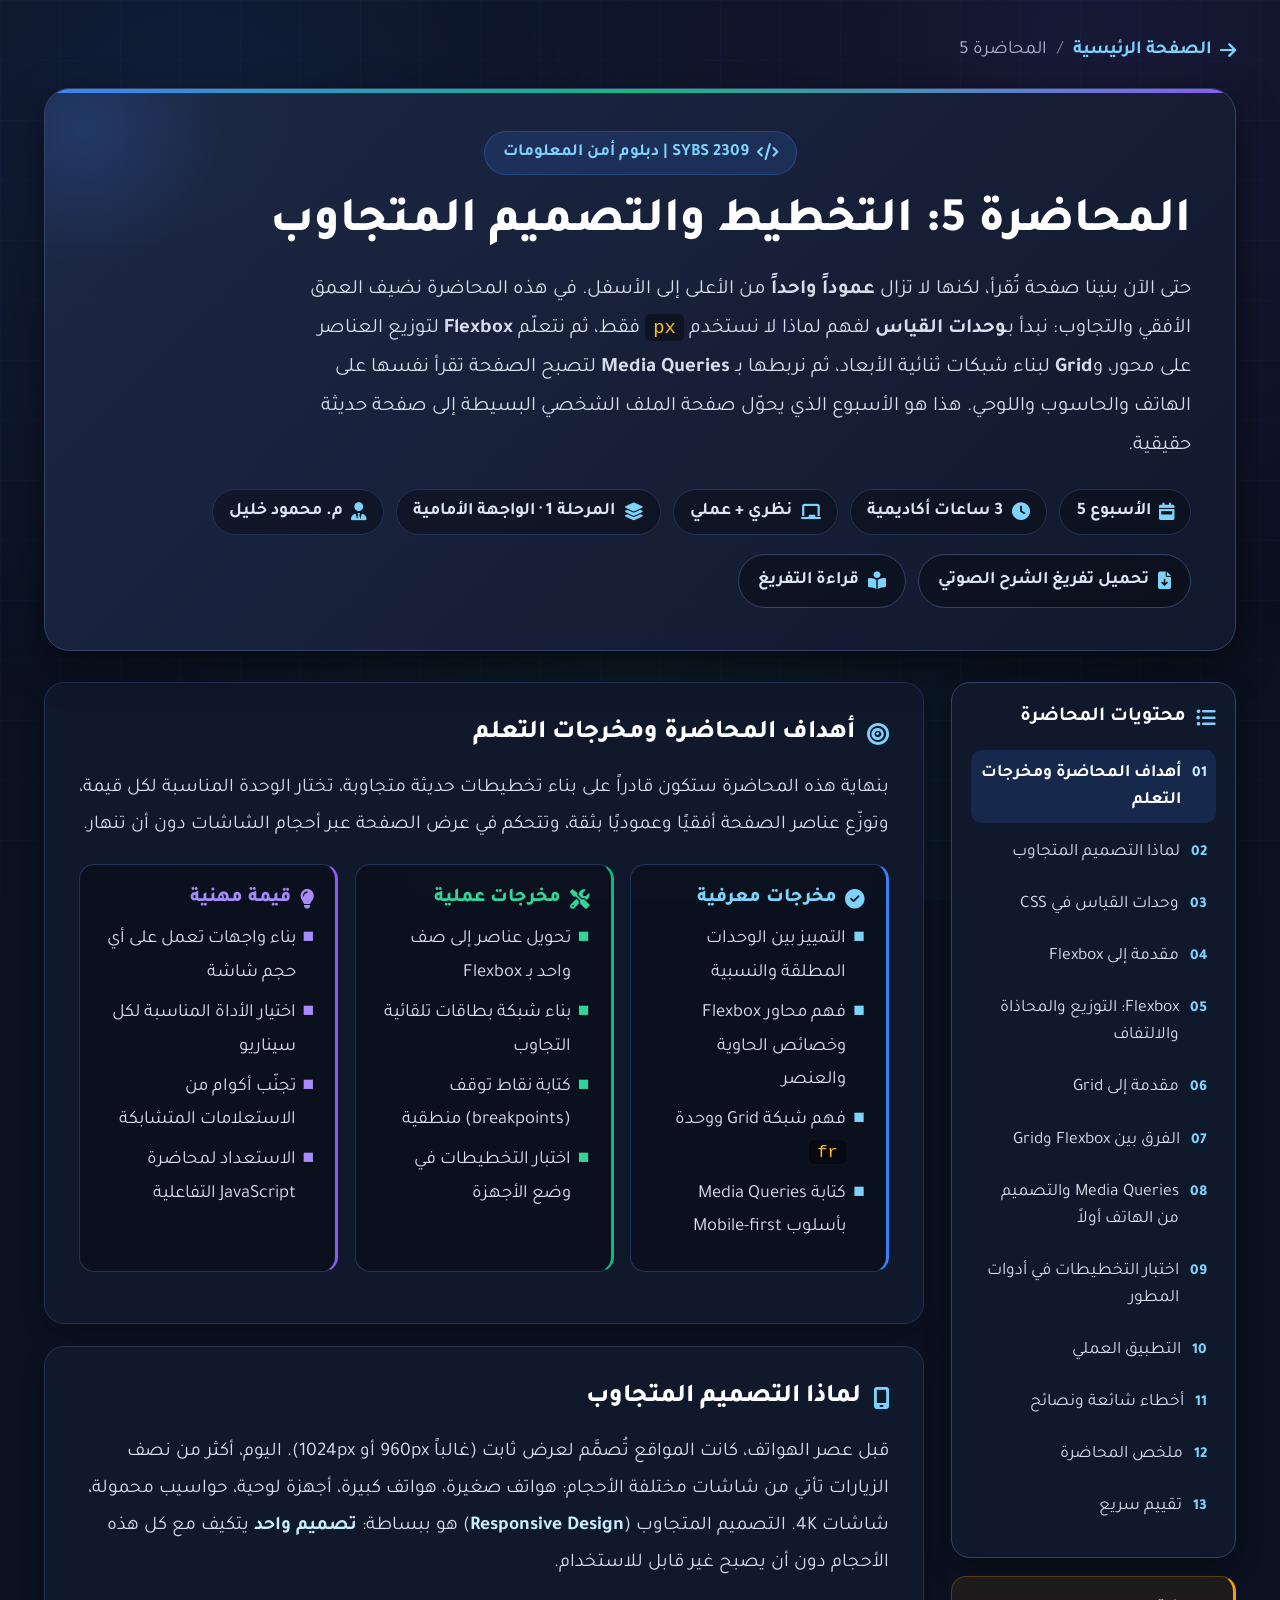
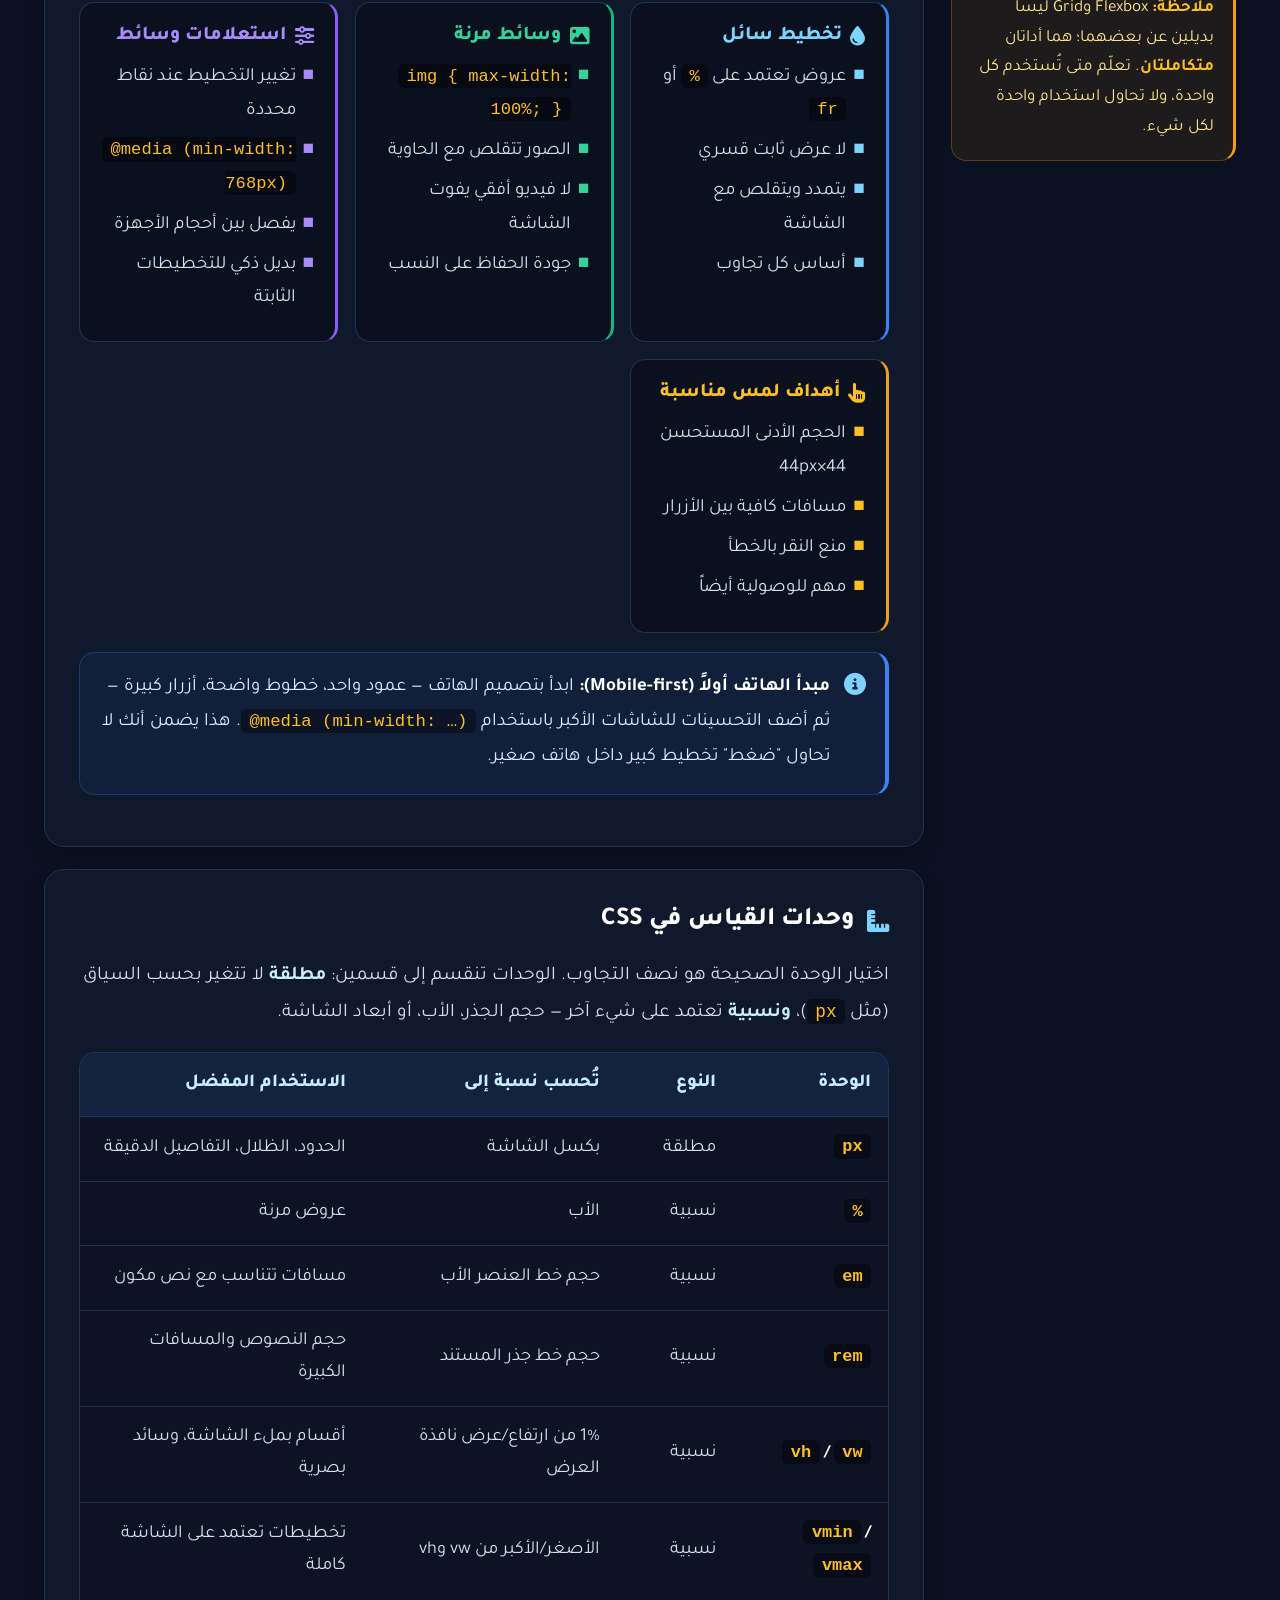
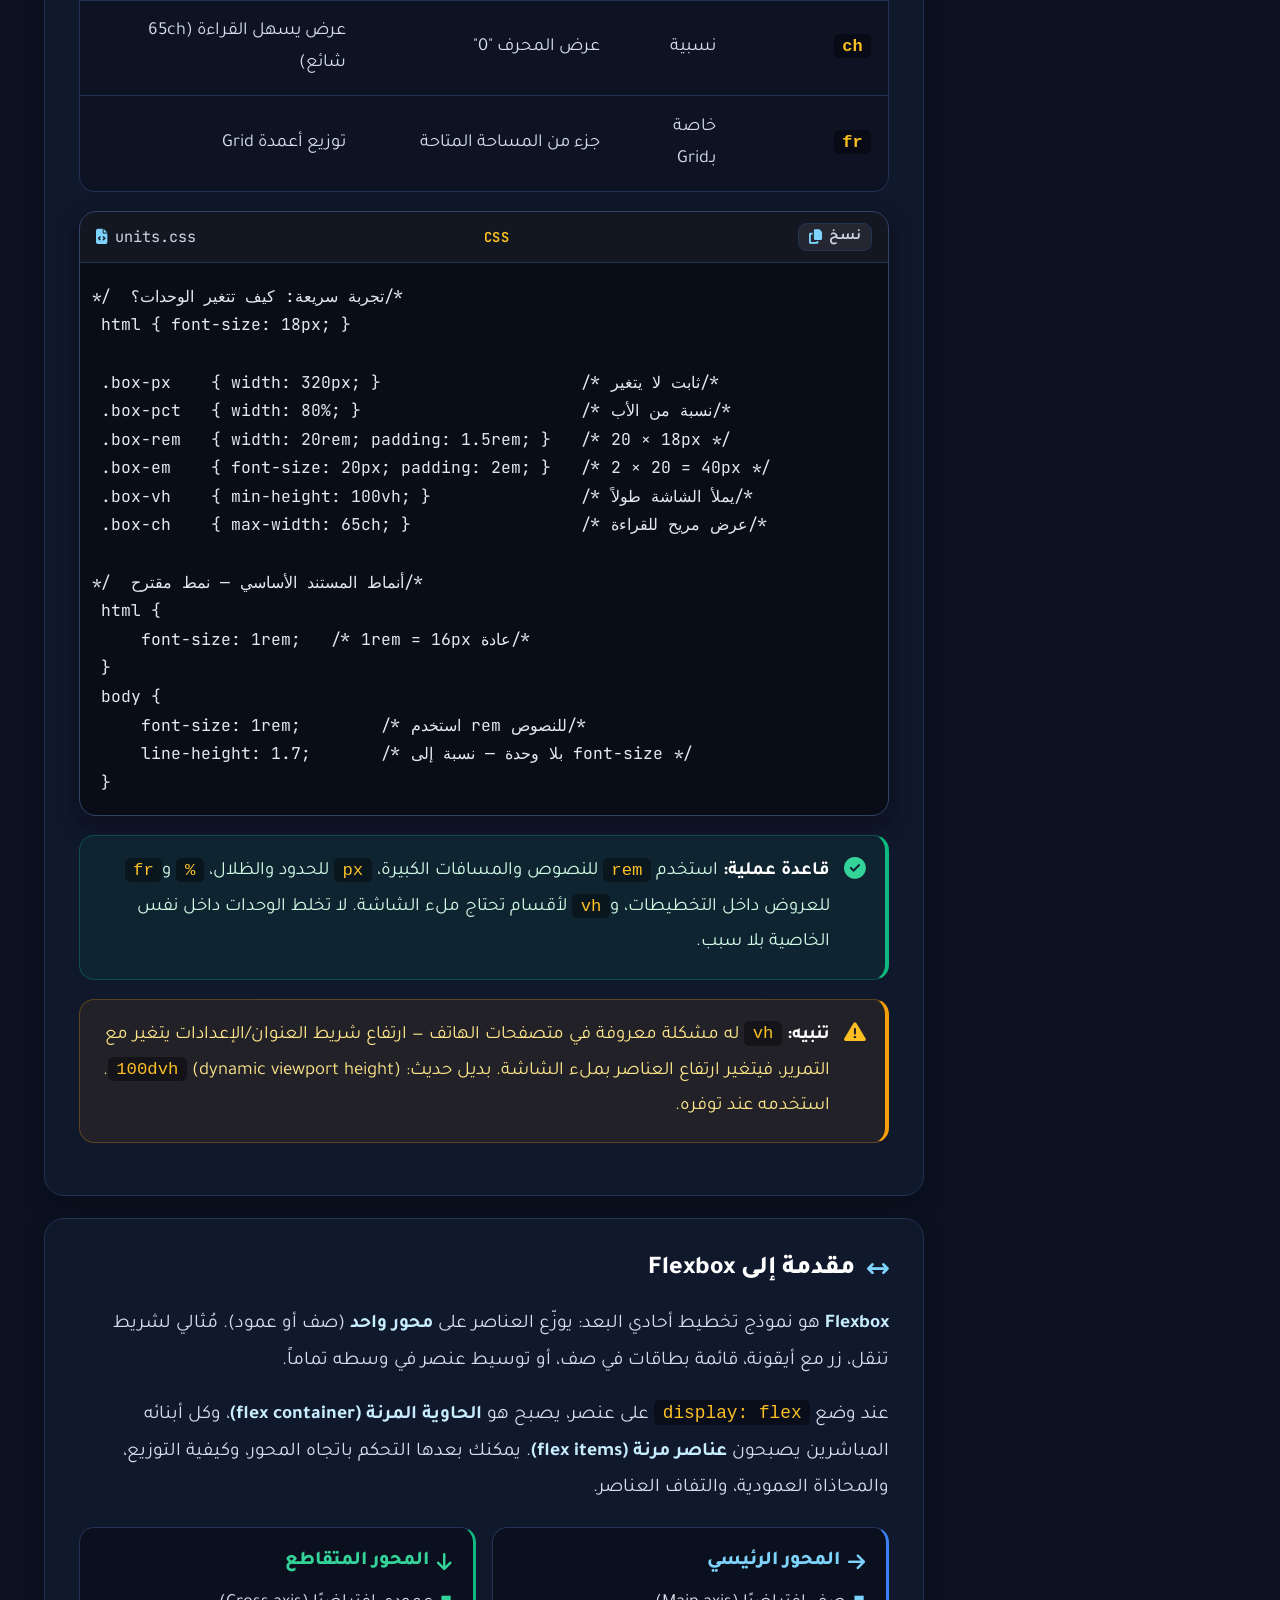
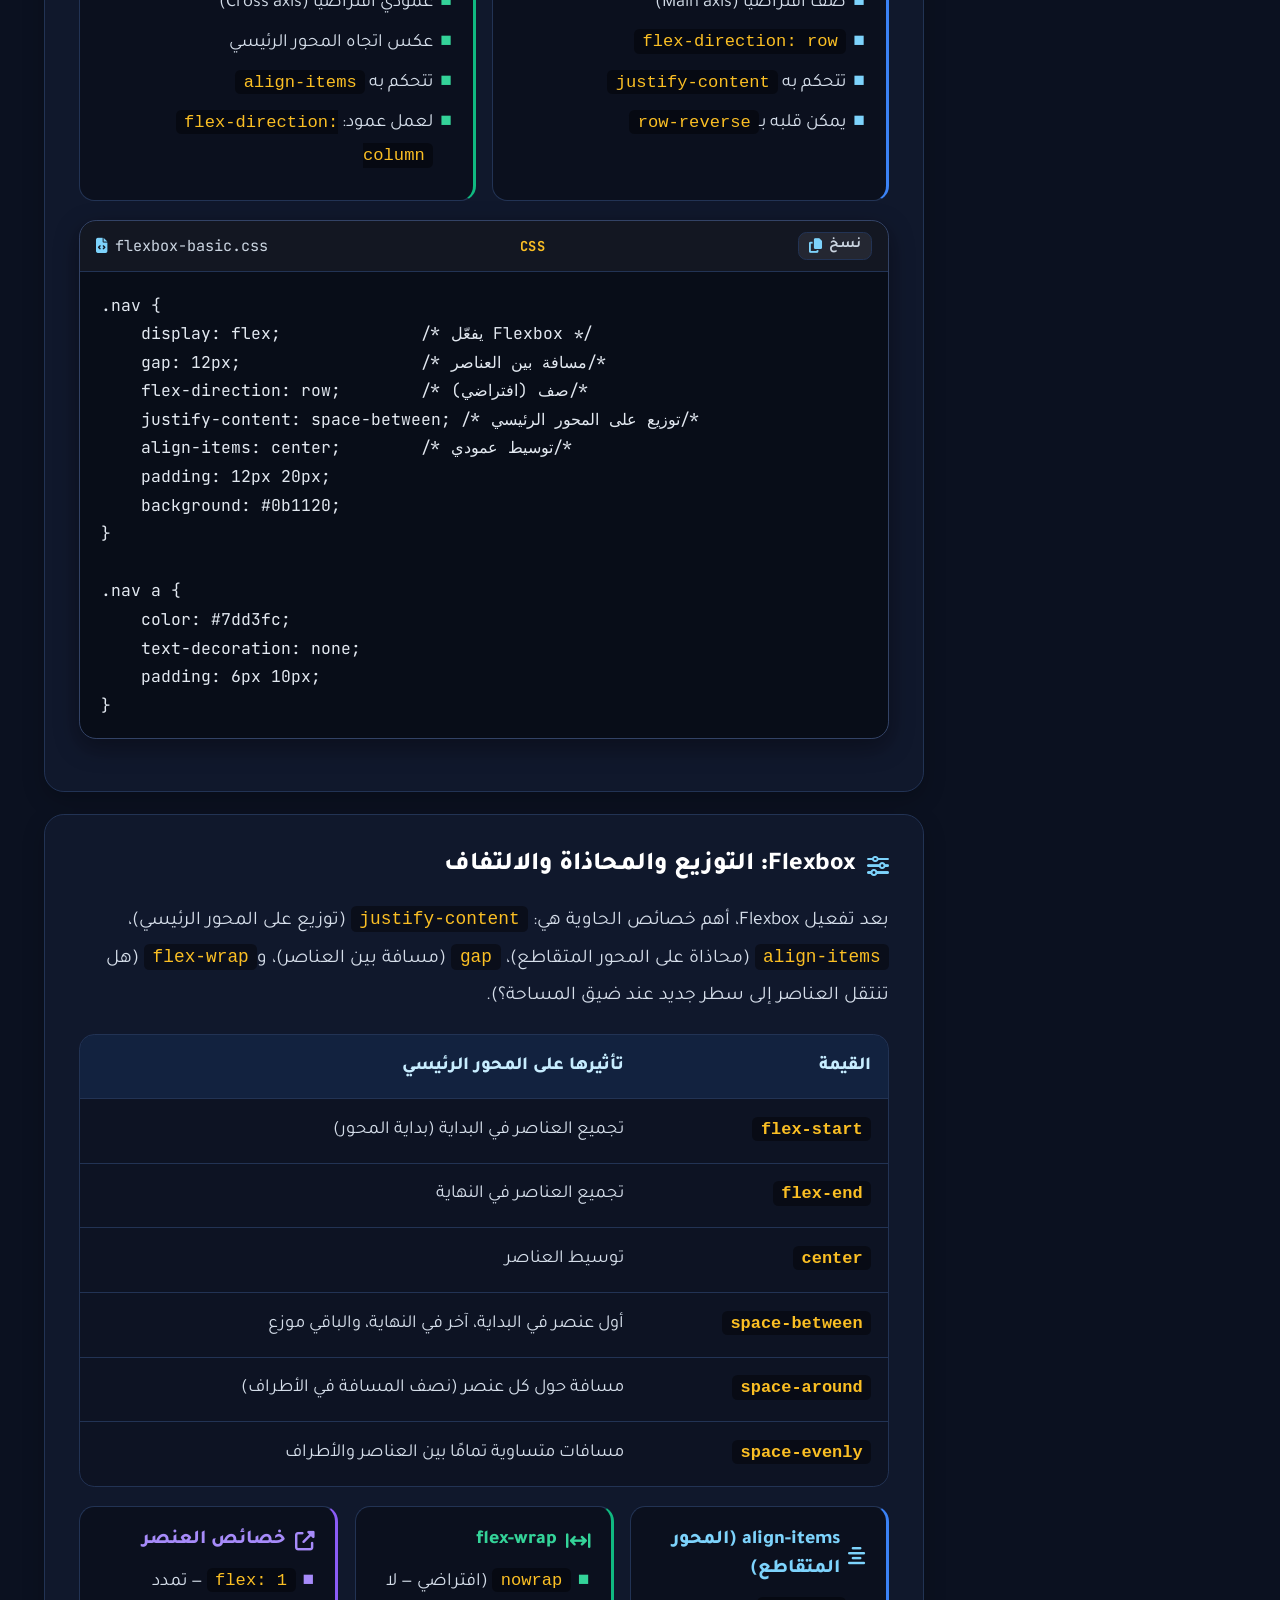
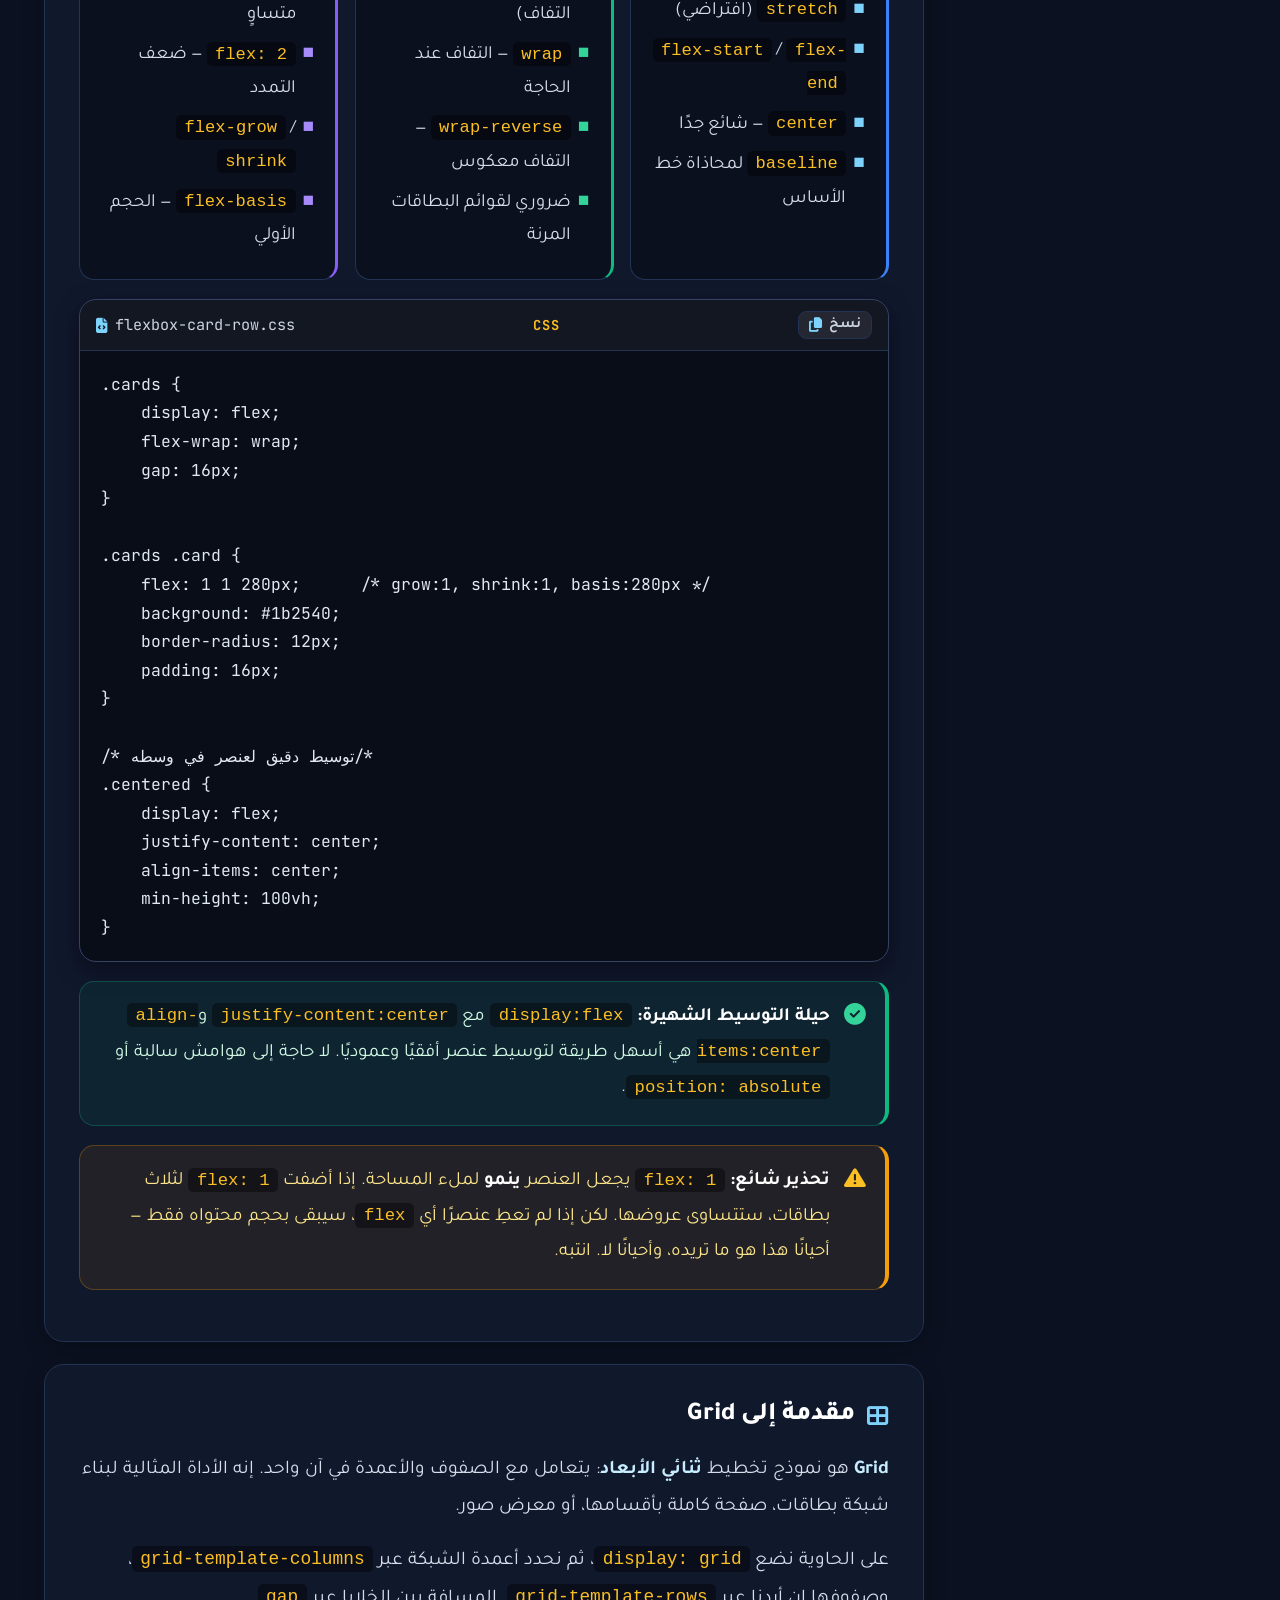
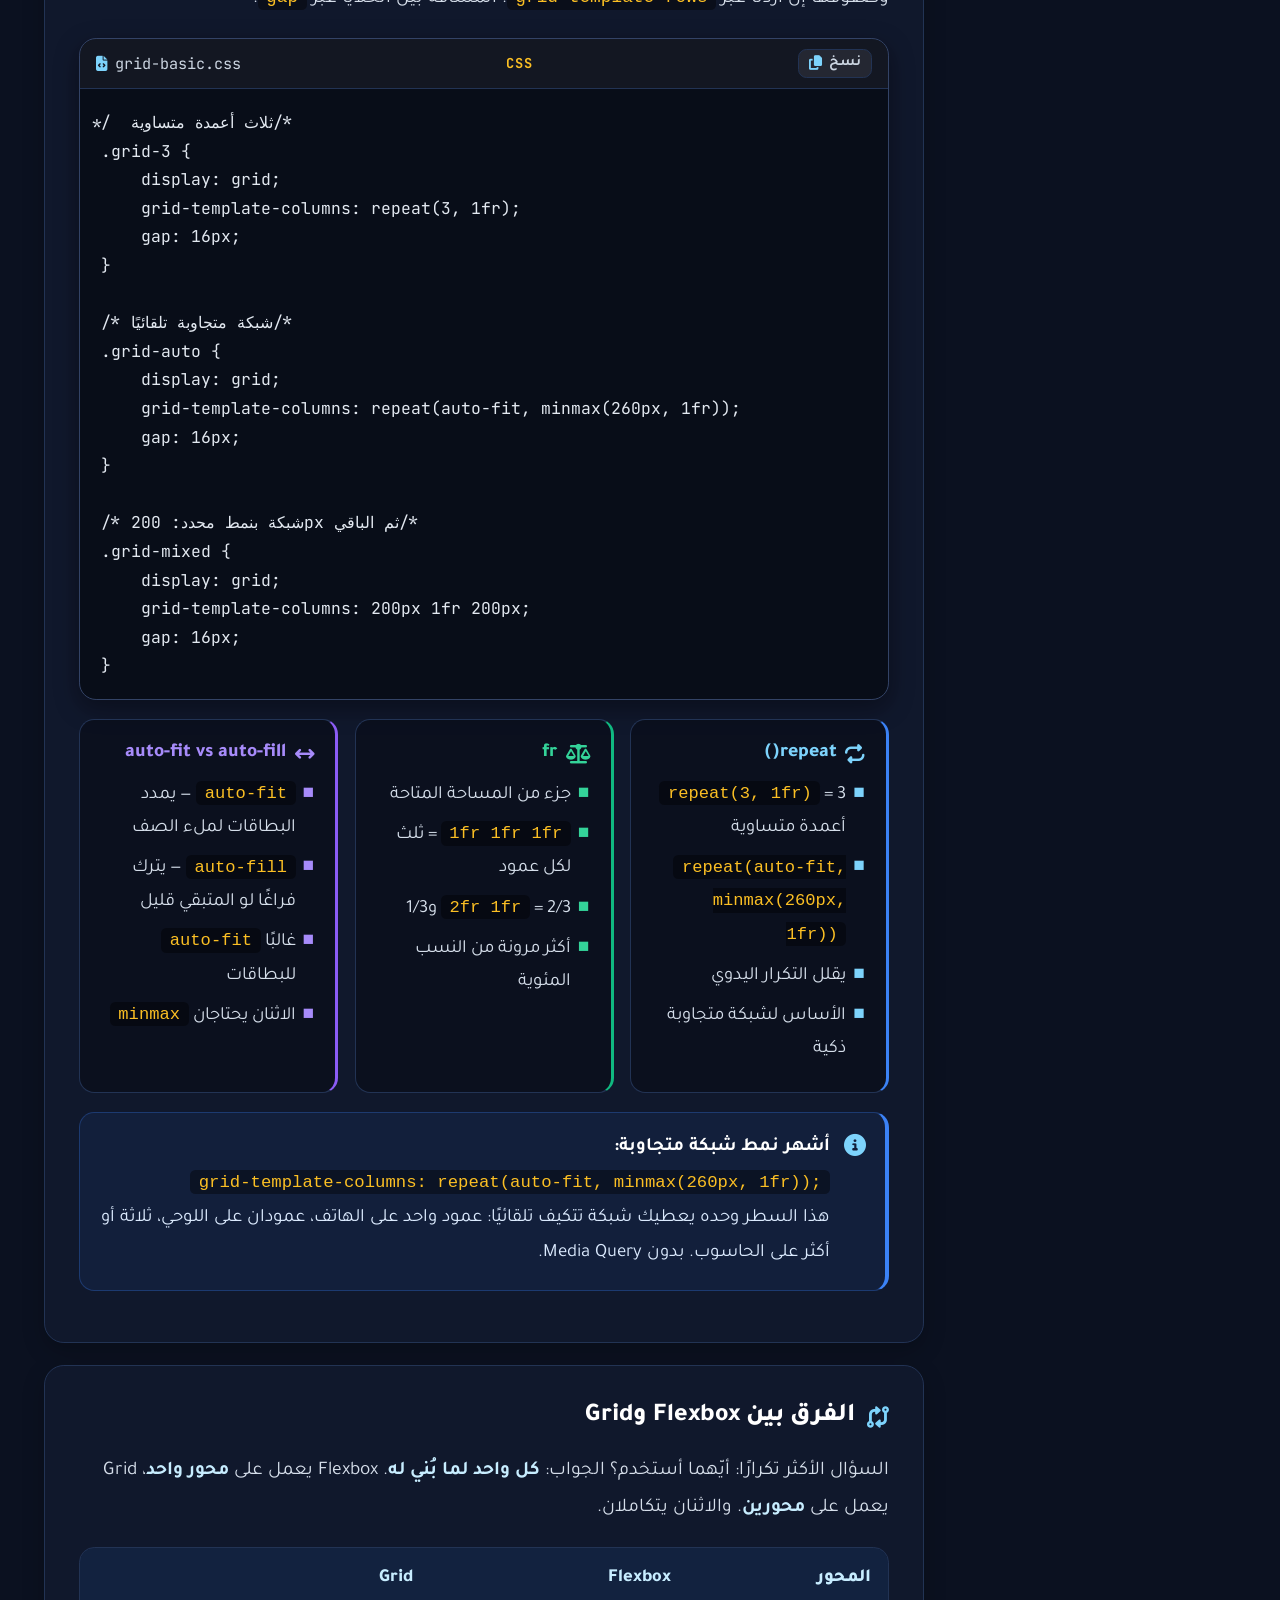
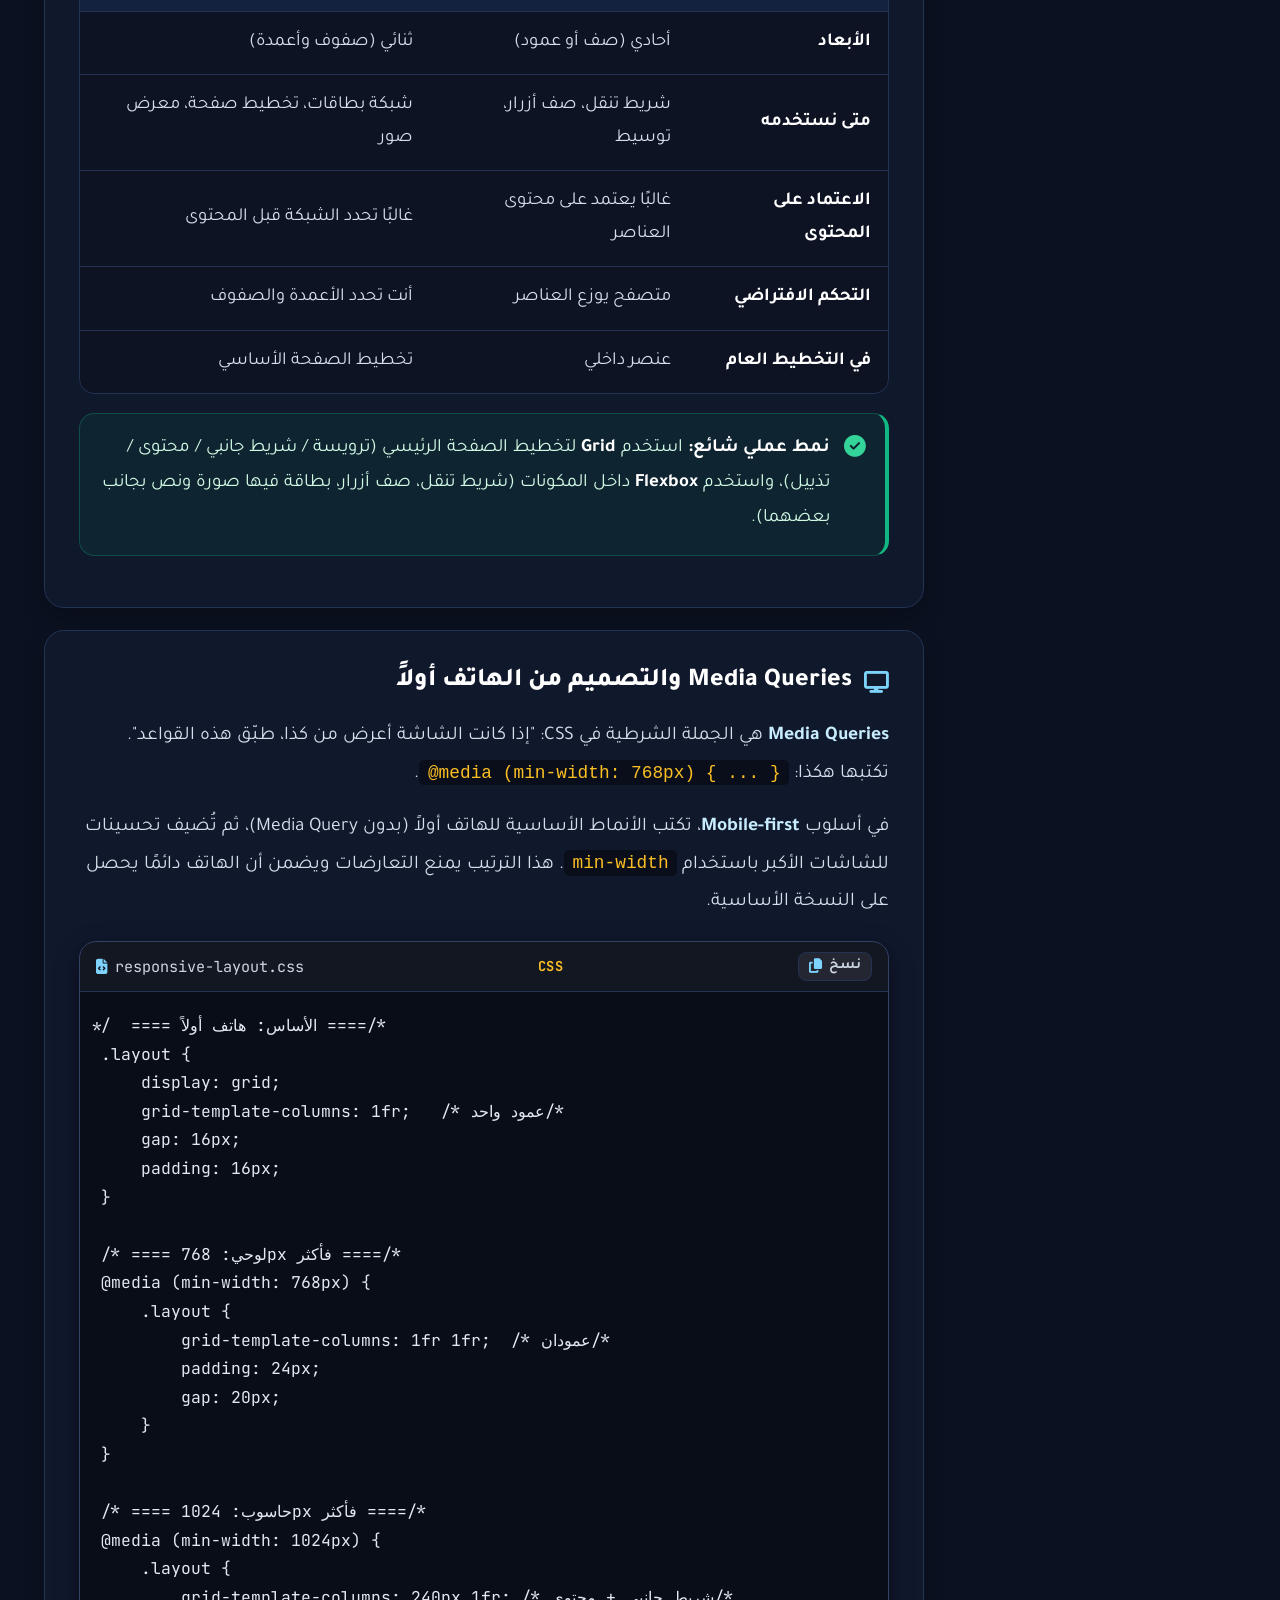
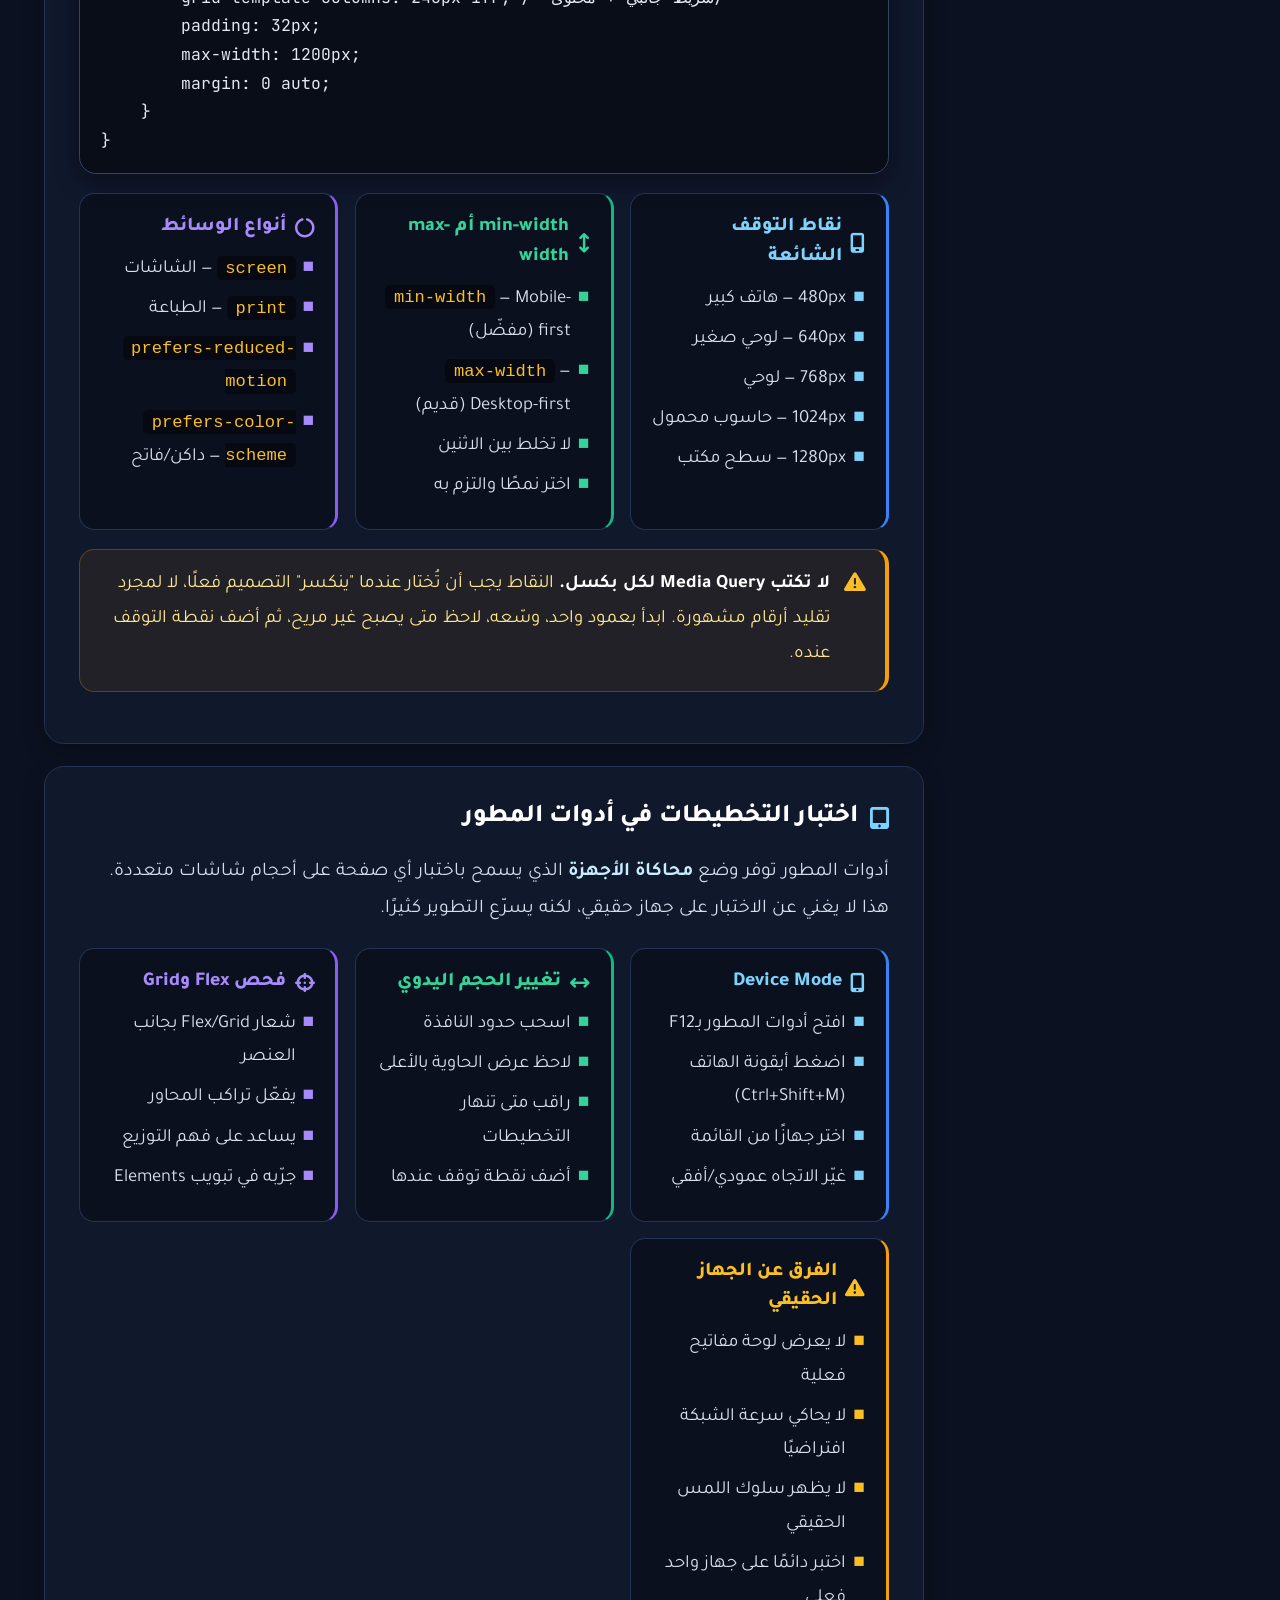
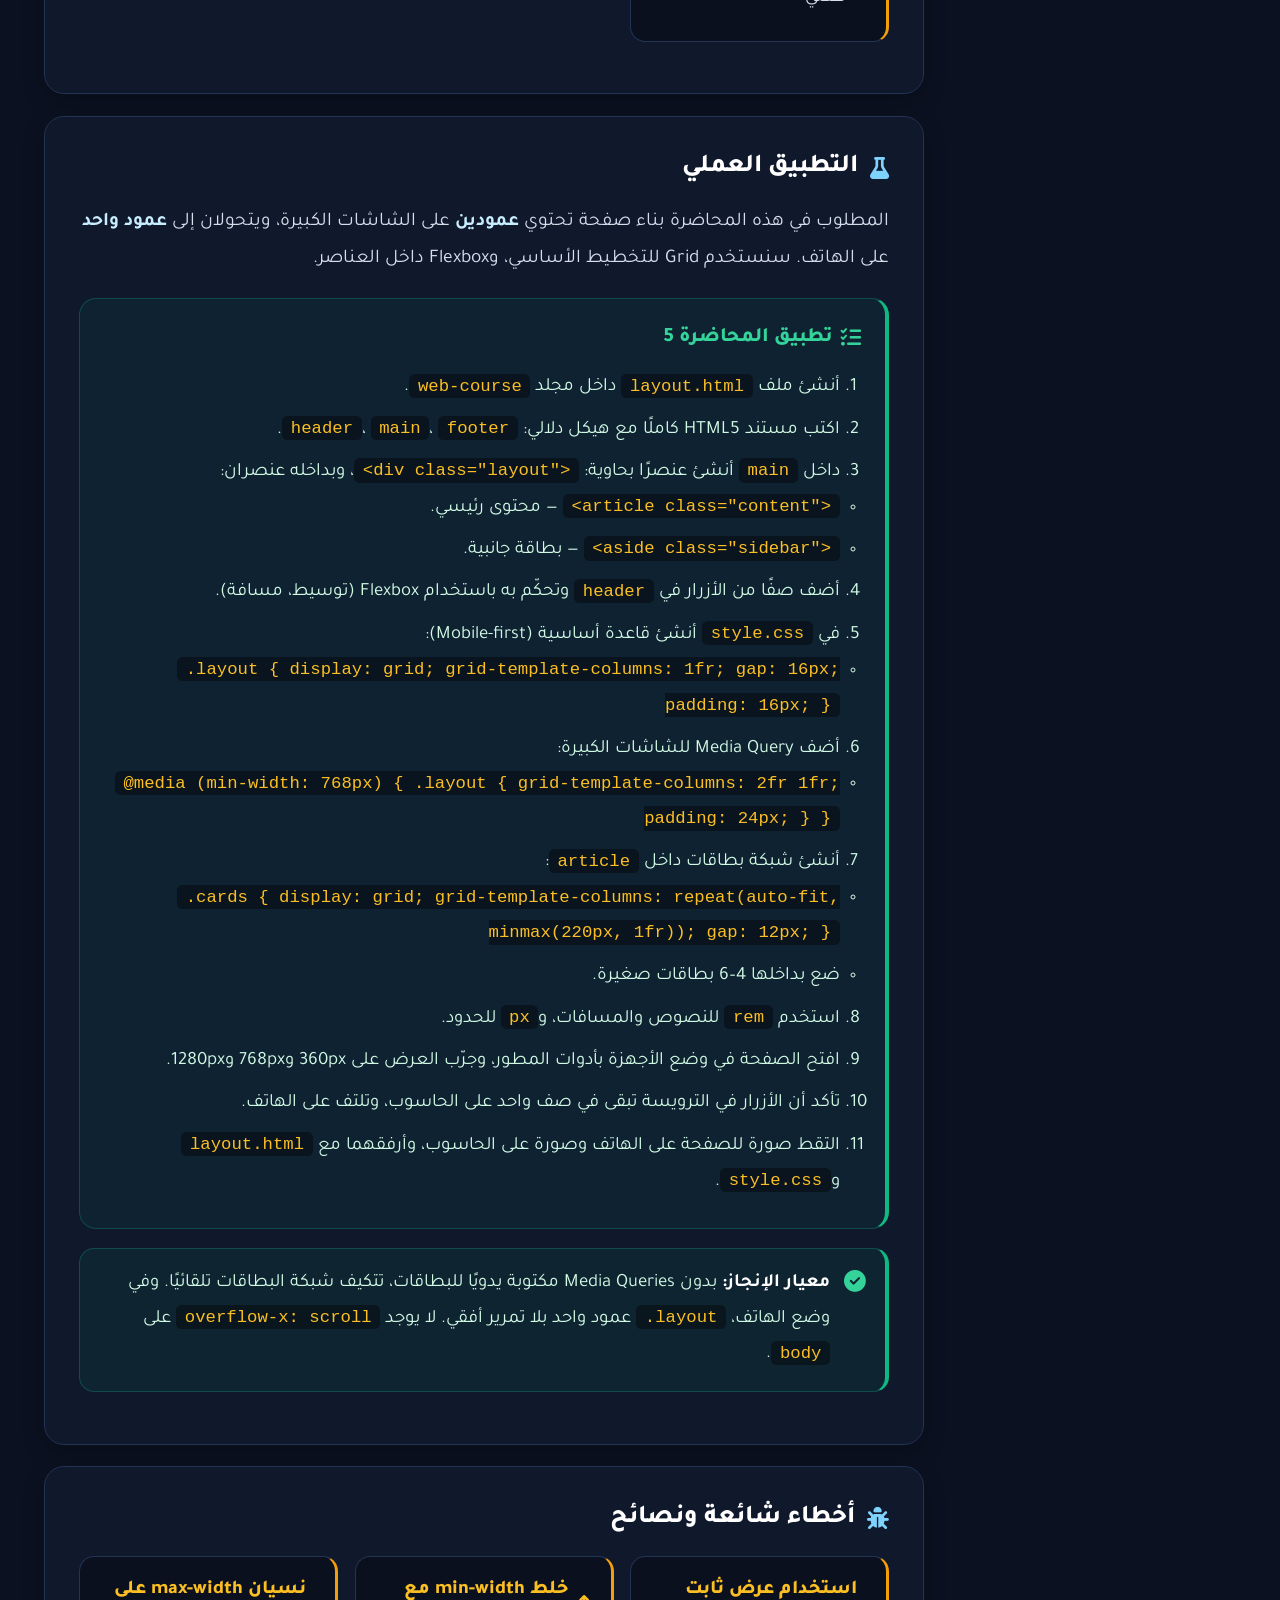
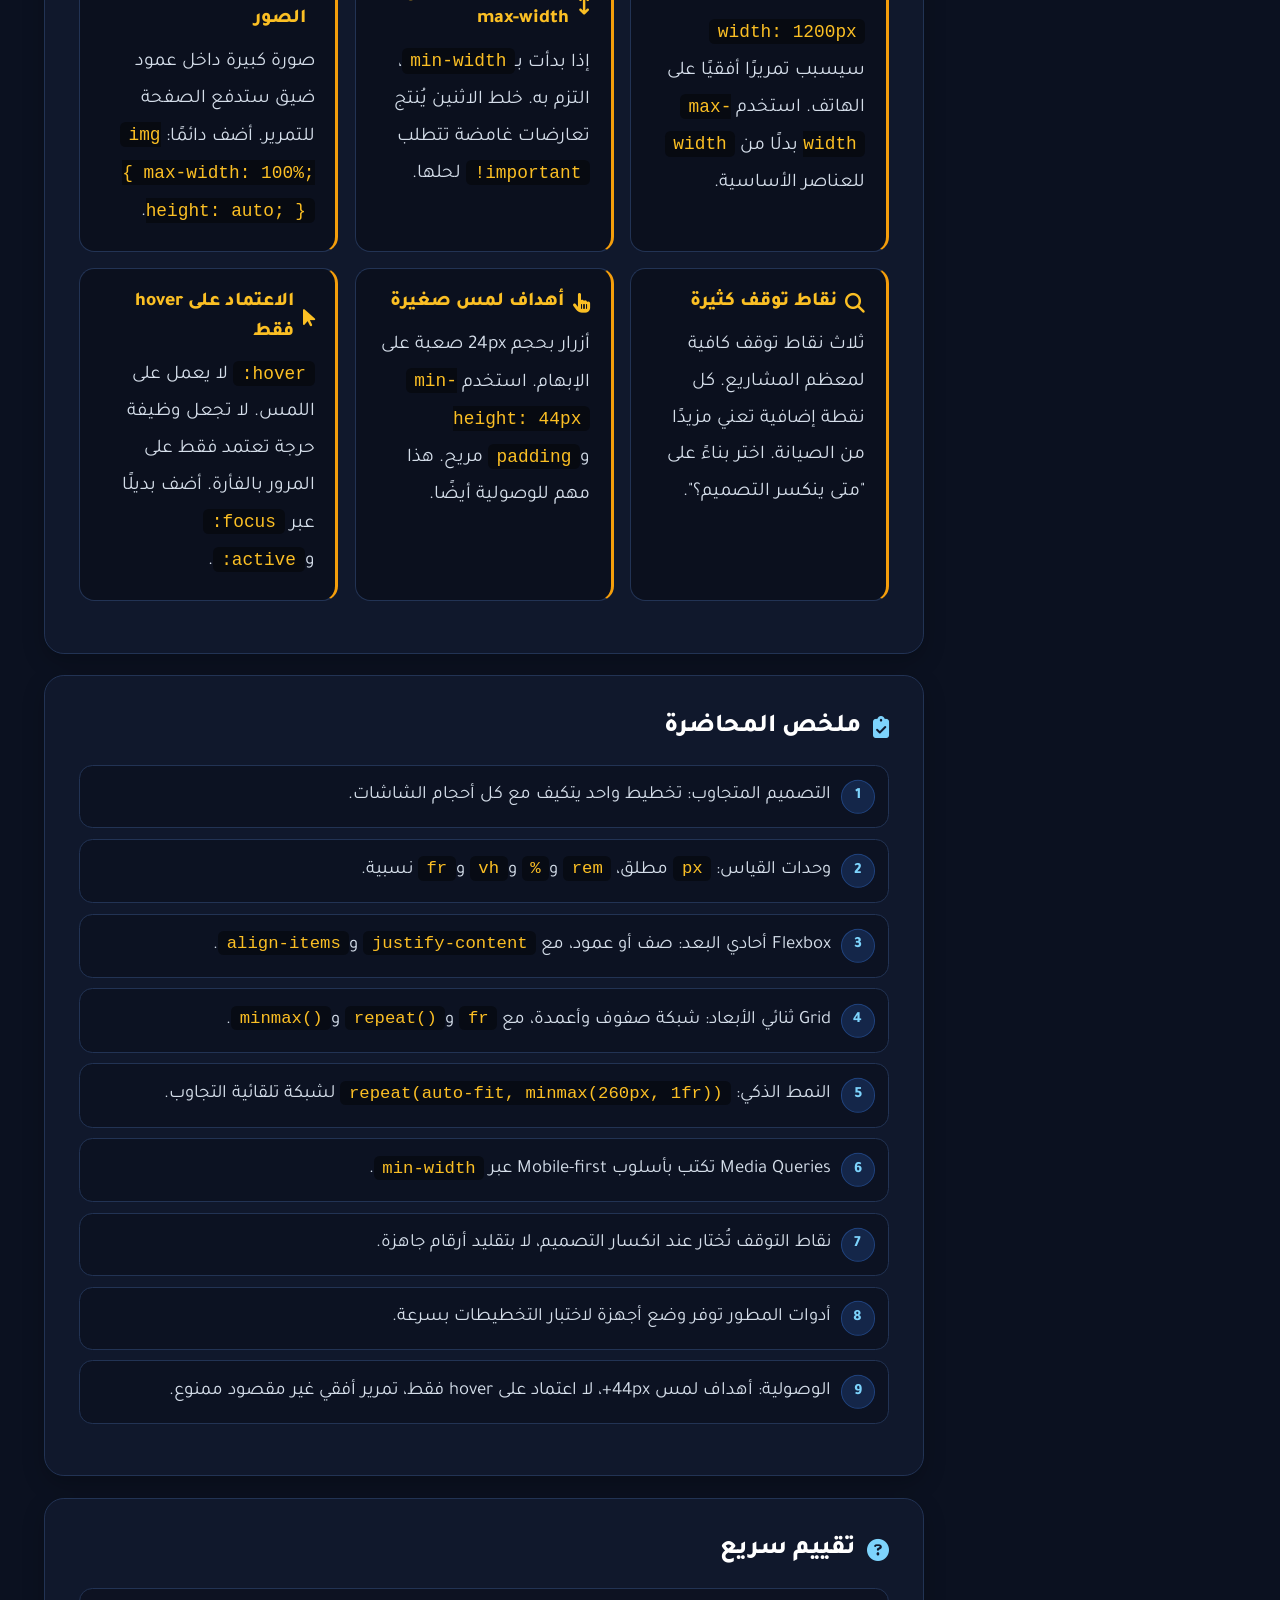
<file: lecture5.html>
<!DOCTYPE html>
<html lang="ar" dir="rtl">

<head>
    <meta charset="UTF-8">
    <meta name="viewport" content="width=device-width, initial-scale=1.0, user-scalable=yes">
    <title>المحاضرة 5 | التخطيط والتصميم المتجاوب — SYBS 2309</title>
    <meta name="theme-color" content="#0b1120">
    <meta name="description"
        content="المحاضرة الخامسة من مساق SYBS 2309: التخطيط والتصميم المتجاوب — وحدات القياس في CSS (px, %, rem, em, vh, vw, fr)، مقدمة إلى Flexbox، مقدمة إلى Grid، الفرق بينهما، Media Queries، والتصميم من الهاتف أولاً (Mobile-first).">
    <link
        href="https://fonts.googleapis.com/css2?family=Tajawal:wght@400;500;700;800&family=JetBrains+Mono:wght@400;600&display=swap"
        rel="stylesheet">
    <link rel="stylesheet" href="https://cdnjs.cloudflare.com/ajax/libs/font-awesome/6.4.0/css/all.min.css">
    <link rel="stylesheet" href="style.css">
    <link rel="stylesheet" href="lecture.css">
    <link rel="icon"
        href="data:image/svg+xml,<svg xmlns='http://www.w3.org/2000/svg' viewBox='0 0 100 100'><text y='.9em' font-size='90'>📐</text></svg>">
</head>

<body>
    <div class="bg-grid"></div>

    <a class="skip-link" href="#main-content">تجاوز إلى محتوى المحاضرة</a>

    <div class="container lecture-container">

        <!-- ================= BREADCRUMB ================= -->
        <nav class="breadcrumb" aria-label="مسار التنقل">
            <a href="index.html"><i class="fas fa-arrow-right"></i> الصفحة الرئيسية</a>
            <span aria-hidden="true">/</span>
            <span aria-current="page">المحاضرة 5</span>
        </nav>

        <!-- ================= LECTURE HERO ================= -->
        <header class="lecture-hero" id="top">
            <div class="course-badge">
                <i class="fas fa-code"></i> SYBS 2309 | دبلوم أمن المعلومات
            </div>
            <h1>المحاضرة 5: التخطيط والتصميم المتجاوب</h1>
            <p class="lecture-lead">
                حتى الآن بنينا صفحة تُقرأ، لكنها لا تزال <strong>عموداً واحداً</strong> من الأعلى إلى الأسفل.
                في هذه المحاضرة نضيف العمق الأفقي والتجاوب: نبدأ بـ<strong>وحدات القياس</strong> لفهم
                لماذا لا نستخدم <code>px</code> فقط، ثم نتعلّم <strong>Flexbox</strong> لتوزيع العناصر
                على محور، و<strong>Grid</strong> لبناء شبكات ثنائية الأبعاد، ثم نربطها بـ
                <strong>Media Queries</strong> لتصبح الصفحة تقرأ نفسها على الهاتف والحاسوب واللوحي.
                هذا هو الأسبوع الذي يحوّل صفحة الملف الشخصي البسيطة إلى صفحة حديثة حقيقية.
            </p>
            <div class="lecture-meta">
                <span><i class="fas fa-calendar-week"></i> الأسبوع 5</span>
                <span><i class="fas fa-clock"></i> 3 ساعات أكاديمية</span>
                <span><i class="fas fa-chalkboard"></i> نظري + عملي</span>
                <span><i class="fas fa-layer-group"></i> المرحلة 1 · الواجهة الأمامية</span>
                <span><i class="fas fa-user-tie"></i> م. محمود خليل</span>
            </div>
            <div class="lecture-tools">
                <a class="tool-btn" href="script5.txt" download>
                    <i class="fas fa-file-arrow-down"></i> تحميل تفريغ الشرح الصوتي
                </a>
                <a class="tool-btn" href="script5.txt" target="_blank" rel="noopener">
                    <i class="fas fa-book-open-reader"></i> قراءة التفريغ
                </a>
            </div>
        </header>

        <div class="lecture-layout">

            <!-- ================= ASIDE / TOC ================= -->
            <aside class="lecture-aside" aria-label="محتويات المحاضرة">
                <nav class="toc-card" aria-labelledby="toc-title">
                    <h2 id="toc-title"><i class="fas fa-list-ul"></i> محتويات المحاضرة</h2>
                    <ol class="toc-list">
                        <li><a href="#objectives">أهداف المحاضرة ومخرجات التعلم</a></li>
                        <li><a href="#responsive">لماذا التصميم المتجاوب</a></li>
                        <li><a href="#units">وحدات القياس في CSS</a></li>
                        <li><a href="#flexbox-intro">مقدمة إلى Flexbox</a></li>
                        <li><a href="#flexbox-details">Flexbox: التوزيع والمحاذاة والالتفاف</a></li>
                        <li><a href="#grid-intro">مقدمة إلى Grid</a></li>
                        <li><a href="#flex-vs-grid">الفرق بين Flexbox وGrid</a></li>
                        <li><a href="#media-queries">Media Queries والتصميم من الهاتف أولاً</a></li>
                        <li><a href="#devtools">اختبار التخطيطات في أدوات المطور</a></li>
                        <li><a href="#lab">التطبيق العملي</a></li>
                        <li><a href="#mistakes">أخطاء شائعة ونصائح</a></li>
                        <li><a href="#summary">ملخص المحاضرة</a></li>
                        <li><a href="#quick-check">تقييم سريع</a></li>
                    </ol>
                </nav>

                <div class="aside-note">
                    <strong>ملاحظة:</strong> Flexbox وGrid ليسا بديلين عن بعضهما؛ هما أداتان
                    <strong>متكاملتان</strong>. تعلّم متى تُستخدم كل واحدة، ولا تحاول استخدام واحدة
                    لكل شيء.
                </div>
            </aside>

            <!-- ================= MAIN ================= -->
            <main id="main-content" class="lecture-main">

                <!-- Objectives -->
                <section class="lecture-section" id="objectives" aria-labelledby="objectives-title">
                    <h2 class="section-title" id="objectives-title">
                        <i class="fas fa-bullseye"></i> أهداف المحاضرة ومخرجات التعلم
                    </h2>
                    <p>
                        بنهاية هذه المحاضرة ستكون قادراً على بناء تخطيطات حديثة متجاوبة، تختار الوحدة
                        المناسبة لكل قيمة، وتوزّع عناصر الصفحة أفقيًا وعموديًا بثقة، وتتحكم في عرض
                        الصفحة عبر أحجام الشاشات دون أن تنهار.
                    </p>
                    <div class="concept-grid">
                        <div class="concept-card">
                            <h3><i class="fas fa-check-circle"></i> مخرجات معرفية</h3>
                            <ul>
                                <li>التمييز بين الوحدات المطلقة والنسبية</li>
                                <li>فهم محاور Flexbox وخصائص الحاوية والعنصر</li>
                                <li>فهم شبكة Grid ووحدة <code>fr</code></li>
                                <li>كتابة Media Queries بأسلوب Mobile-first</li>
                            </ul>
                        </div>
                        <div class="concept-card green">
                            <h3><i class="fas fa-tools"></i> مخرجات عملية</h3>
                            <ul>
                                <li>تحويل عناصر إلى صف واحد بـ Flexbox</li>
                                <li>بناء شبكة بطاقات تلقائية التجاوب</li>
                                <li>كتابة نقاط توقف (breakpoints) منطقية</li>
                                <li>اختبار التخطيطات في وضع الأجهزة</li>
                            </ul>
                        </div>
                        <div class="concept-card violet">
                            <h3><i class="fas fa-lightbulb"></i> قيمة مهنية</h3>
                            <ul>
                                <li>بناء واجهات تعمل على أي حجم شاشة</li>
                                <li>اختيار الأداة المناسبة لكل سيناريو</li>
                                <li>تجنّب أكوام من الاستعلامات المتشابكة</li>
                                <li>الاستعداد لمحاضرة JavaScript التفاعلية</li>
                            </ul>
                        </div>
                    </div>
                </section>

                <!-- Responsive -->
                <section class="lecture-section" id="responsive" aria-labelledby="responsive-title">
                    <h2 class="section-title" id="responsive-title">
                        <i class="fas fa-mobile-screen"></i> لماذا التصميم المتجاوب
                    </h2>
                    <p>
                        قبل عصر الهواتف، كانت المواقع تُصمَّم لعرض ثابت (غالباً 960px أو 1024px).
                        اليوم، أكثر من نصف الزيارات تأتي من شاشات مختلفة الأحجام: هواتف صغيرة،
                        هواتف كبيرة، أجهزة لوحية، حواسيب محمولة، شاشات 4K. التصميم المتجاوب
                        (<strong>Responsive Design</strong>) هو ببساطة: <strong>تصميم واحد</strong>
                        يتكيف مع كل هذه الأحجام دون أن يصبح غير قابل للاستخدام.
                    </p>

                    <div class="concept-grid">
                        <div class="concept-card">
                            <h3><i class="fas fa-droplet"></i> تخطيط سائل</h3>
                            <ul>
                                <li>عروض تعتمد على <code>%</code> أو <code>fr</code></li>
                                <li>لا عرض ثابت قسري</li>
                                <li>يتمدد ويتقلص مع الشاشة</li>
                                <li>أساس كل تجاوب</li>
                            </ul>
                        </div>
                        <div class="concept-card green">
                            <h3><i class="fas fa-image"></i> وسائط مرنة</h3>
                            <ul>
                                <li><code>img { max-width: 100%; }</code></li>
                                <li>الصور تتقلص مع الحاوية</li>
                                <li>لا فيديو أفقي يفوت الشاشة</li>
                                <li>جودة الحفاظ على النسب</li>
                            </ul>
                        </div>
                        <div class="concept-card violet">
                            <h3><i class="fas fa-sliders"></i> استعلامات وسائط</h3>
                            <ul>
                                <li>تغيير التخطيط عند نقاط محددة</li>
                                <li><code>@media (min-width: 768px)</code></li>
                                <li>يفصل بين أحجام الأجهزة</li>
                                <li>بديل ذكي للتخطيطات الثابتة</li>
                            </ul>
                        </div>
                        <div class="concept-card warn">
                            <h3><i class="fas fa-hand-pointer"></i> أهداف لمس مناسبة</h3>
                            <ul>
                                <li>الحجم الأدنى المستحسن 44×44px</li>
                                <li>مسافات كافية بين الأزرار</li>
                                <li>منع النقر بالخطأ</li>
                                <li>مهم للوصولية أيضاً</li>
                            </ul>
                        </div>
                    </div>

                    <div class="callout">
                        <i class="fas fa-circle-info"></i>
                        <div>
                            <strong>مبدأ الهاتف أولاً (Mobile-first):</strong> ابدأ بتصميم الهاتف —
                            عمود واحد، خطوط واضحة، أزرار كبيرة — ثم أضف التحسينات للشاشات الأكبر
                            باستخدام <code>@media (min-width: …)</code>. هذا يضمن أنك لا تحاول
                            "ضغط" تخطيط كبير داخل هاتف صغير.
                        </div>
                    </div>
                </section>

                <!-- Units -->
                <section class="lecture-section" id="units" aria-labelledby="units-title">
                    <h2 class="section-title" id="units-title">
                        <i class="fas fa-ruler-combined"></i> وحدات القياس في CSS
                    </h2>
                    <p>
                        اختيار الوحدة الصحيحة هو نصف التجاوب. الوحدات تنقسم إلى قسمين:
                        <strong>مطلقة</strong> لا تتغير بحسب السياق (مثل <code>px</code>)،
                        <strong>ونسبية</strong> تعتمد على شيء آخر — حجم الجذر، الأب، أو أبعاد
                        الشاشة.
                    </p>

                    <div class="table-wrap">
                        <table class="compare-table">
                            <thead>
                                <tr>
                                    <th>الوحدة</th>
                                    <th>النوع</th>
                                    <th>تُحسب نسبة إلى</th>
                                    <th>الاستخدام المفضل</th>
                                </tr>
                            </thead>
                            <tbody>
                                <tr>
                                    <td><code>px</code></td>
                                    <td>مطلقة</td>
                                    <td>بكسل الشاشة</td>
                                    <td>الحدود، الظلال، التفاصيل الدقيقة</td>
                                </tr>
                                <tr>
                                    <td><code>%</code></td>
                                    <td>نسبية</td>
                                    <td>الأب</td>
                                    <td>عروض مرنة</td>
                                </tr>
                                <tr>
                                    <td><code>em</code></td>
                                    <td>نسبية</td>
                                    <td>حجم خط العنصر الأب</td>
                                    <td>مسافات تتناسب مع نص مكون</td>
                                </tr>
                                <tr>
                                    <td><code>rem</code></td>
                                    <td>نسبية</td>
                                    <td>حجم خط جذر المستند</td>
                                    <td>حجم النصوص والمسافات الكبيرة</td>
                                </tr>
                                <tr>
                                    <td><code>vh</code> / <code>vw</code></td>
                                    <td>نسبية</td>
                                    <td>1% من ارتفاع/عرض نافذة العرض</td>
                                    <td>أقسام بملء الشاشة، وسائد بصرية</td>
                                </tr>
                                <tr>
                                    <td><code>vmin</code> / <code>vmax</code></td>
                                    <td>نسبية</td>
                                    <td>الأصغر/الأكبر من vw وvh</td>
                                    <td>تخطيطات تعتمد على الشاشة كاملة</td>
                                </tr>
                                <tr>
                                    <td><code>ch</code></td>
                                    <td>نسبية</td>
                                    <td>عرض المحرف "0"</td>
                                    <td>عرض يسهل القراءة (65ch شائع)</td>
                                </tr>
                                <tr>
                                    <td><code>fr</code></td>
                                    <td>خاصة بـGrid</td>
                                    <td>جزء من المساحة المتاحة</td>
                                    <td>توزيع أعمدة Grid</td>
                                </tr>
                            </tbody>
                        </table>
                    </div>

                    <div class="code-window">
                        <div class="code-head">
                            <span><i class="fas fa-file-code"></i> units.css</span>
                            <span class="code-lang">CSS</span>
                        </div>
                        <pre><code>/* تجربة سريعة: كيف تتغير الوحدات؟ */
html { font-size: 18px; }

.box-px    { width: 320px; }                    /* ثابت لا يتغير */
.box-pct   { width: 80%; }                      /* نسبة من الأب */
.box-rem   { width: 20rem; padding: 1.5rem; }   /* 20 × 18px */
.box-em    { font-size: 20px; padding: 2em; }   /* 2 × 20 = 40px */
.box-vh    { min-height: 100vh; }               /* يملأ الشاشة طولاً */
.box-ch    { max-width: 65ch; }                 /* عرض مريح للقراءة */

/* أنماط المستند الأساسي — نمط مقترح */
html {
    font-size: 1rem;   /* 1rem = 16px عادة */
}
body {
    font-size: 1rem;        /* استخدم rem للنصوص */
    line-height: 1.7;       /* بلا وحدة — نسبة إلى font-size */
}</code></pre>
                    </div>

                    <div class="callout success">
                        <i class="fas fa-circle-check"></i>
                        <div>
                            <strong>قاعدة عملية:</strong> استخدم <code>rem</code> للنصوص والمسافات
                            الكبيرة، <code>px</code> للحدود والظلال، <code>%</code> و<code>fr</code>
                            للعروض داخل التخطيطات، و<code>vh</code> لأقسام تحتاج ملء الشاشة.
                            لا تخلط الوحدات داخل نفس الخاصية بلا سبب.
                        </div>
                    </div>

                    <div class="callout warn">
                        <i class="fas fa-triangle-exclamation"></i>
                        <div>
                            <strong>تنبيه:</strong> <code>vh</code> له مشكلة معروفة في متصفحات
                            الهاتف — ارتفاع شريط العنوان/الإعدادات يتغير مع التمرير، فيتغير ارتفاع
                            العناصر بملء الشاشة. بديل حديث: <code>100dvh</code> (dynamic viewport
                            height). استخدمه عند توفره.
                        </div>
                    </div>
                </section>

                <!-- Flexbox intro -->
                <section class="lecture-section" id="flexbox-intro" aria-labelledby="flexbox-intro-title">
                    <h2 class="section-title" id="flexbox-intro-title">
                        <i class="fas fa-arrows-left-right"></i> مقدمة إلى Flexbox
                    </h2>
                    <p>
                        <strong>Flexbox</strong> هو نموذج تخطيط أحادي البعد: يوزّع العناصر على
                        <strong>محور واحد</strong> (صف أو عمود). مُثالي لشريط تنقل، زر مع أيقونة،
                        قائمة بطاقات في صف، أو توسيط عنصر في وسطه تماماً.
                    </p>

                    <p>
                        عند وضع <code>display: flex</code> على عنصر، يصبح هو <strong>الحاوية
                        المرنة (flex container)</strong>، وكل أبنائه المباشرين يصبحون
                        <strong>عناصر مرنة (flex items)</strong>. يمكنك بعدها التحكم باتجاه
                        المحور، وكيفية التوزيع، والمحاذاة العمودية، والتفاف العناصر.
                    </p>

                    <div class="concept-grid">
                        <div class="concept-card">
                            <h3><i class="fas fa-arrow-right"></i> المحور الرئيسي</h3>
                            <ul>
                                <li>صف افتراضيًا (Main axis)</li>
                                <li><code>flex-direction: row</code></li>
                                <li>تتحكم به <code>justify-content</code></li>
                                <li>يمكن قلبه بـ<code>row-reverse</code></li>
                            </ul>
                        </div>
                        <div class="concept-card green">
                            <h3><i class="fas fa-arrow-down"></i> المحور المتقاطع</h3>
                            <ul>
                                <li>عمودي افتراضيًا (Cross axis)</li>
                                <li>عكس اتجاه المحور الرئيسي</li>
                                <li>تتحكم به <code>align-items</code></li>
                                <li>لعمل عمود: <code>flex-direction: column</code></li>
                            </ul>
                        </div>
                    </div>

                    <div class="code-window">
                        <div class="code-head">
                            <span><i class="fas fa-file-code"></i> flexbox-basic.css</span>
                            <span class="code-lang">CSS</span>
                        </div>
                        <pre><code>.nav {
    display: flex;              /* يفعّل Flexbox */
    gap: 12px;                  /* مسافة بين العناصر */
    flex-direction: row;        /* صف (افتراضي) */
    justify-content: space-between; /* توزيع على المحور الرئيسي */
    align-items: center;        /* توسيط عمودي */
    padding: 12px 20px;
    background: #0b1120;
}

.nav a {
    color: #7dd3fc;
    text-decoration: none;
    padding: 6px 10px;
}</code></pre>
                    </div>
                </section>

                <!-- Flexbox details -->
                <section class="lecture-section" id="flexbox-details" aria-labelledby="flexbox-details-title">
                    <h2 class="section-title" id="flexbox-details-title">
                        <i class="fas fa-sliders"></i> Flexbox: التوزيع والمحاذاة والالتفاف
                    </h2>
                    <p>
                        بعد تفعيل Flexbox، أهم خصائص الحاوية هي:
                        <code>justify-content</code> (توزيع على المحور الرئيسي)،
                        <code>align-items</code> (محاذاة على المحور المتقاطع)،
                        <code>gap</code> (مسافة بين العناصر)، و<code>flex-wrap</code>
                        (هل تنتقل العناصر إلى سطر جديد عند ضيق المساحة؟).
                    </p>

                    <div class="table-wrap">
                        <table class="compare-table">
                            <thead>
                                <tr>
                                    <th>القيمة</th>
                                    <th>تأثيرها على المحور الرئيسي</th>
                                </tr>
                            </thead>
                            <tbody>
                                <tr>
                                    <td><code>flex-start</code></td>
                                    <td>تجميع العناصر في البداية (بداية المحور)</td>
                                </tr>
                                <tr>
                                    <td><code>flex-end</code></td>
                                    <td>تجميع العناصر في النهاية</td>
                                </tr>
                                <tr>
                                    <td><code>center</code></td>
                                    <td>توسيط العناصر</td>
                                </tr>
                                <tr>
                                    <td><code>space-between</code></td>
                                    <td>أول عنصر في البداية، آخر في النهاية، والباقي موزع</td>
                                </tr>
                                <tr>
                                    <td><code>space-around</code></td>
                                    <td>مسافة حول كل عنصر (نصف المسافة في الأطراف)</td>
                                </tr>
                                <tr>
                                    <td><code>space-evenly</code></td>
                                    <td>مسافات متساوية تمامًا بين العناصر والأطراف</td>
                                </tr>
                            </tbody>
                        </table>
                    </div>

                    <div class="concept-grid">
                        <div class="concept-card">
                            <h3><i class="fas fa-align-center"></i> align-items (المحور المتقاطع)</h3>
                            <ul>
                                <li><code>stretch</code> (افتراضي)</li>
                                <li><code>flex-start</code> / <code>flex-end</code></li>
                                <li><code>center</code> — شائع جدًا</li>
                                <li><code>baseline</code> لمحاذاة خط الأساس</li>
                            </ul>
                        </div>
                        <div class="concept-card green">
                            <h3><i class="fas fa-arrows-left-right-to-line"></i> flex-wrap</h3>
                            <ul>
                                <li><code>nowrap</code> (افتراضي — لا التفاف)</li>
                                <li><code>wrap</code> — التفاف عند الحاجة</li>
                                <li><code>wrap-reverse</code> — التفاف معكوس</li>
                                <li>ضروري لقوائم البطاقات المرنة</li>
                            </ul>
                        </div>
                        <div class="concept-card violet">
                            <h3><i class="fas fa-up-right-from-square"></i> خصائص العنصر</h3>
                            <ul>
                                <li><code>flex: 1</code> — تمدد متساوٍ</li>
                                <li><code>flex: 2</code> — ضعف التمدد</li>
                                <li><code>flex-grow</code> / <code>shrink</code></li>
                                <li><code>flex-basis</code> — الحجم الأولي</li>
                            </ul>
                        </div>
                    </div>

                    <div class="code-window">
                        <div class="code-head">
                            <span><i class="fas fa-file-code"></i> flexbox-card-row.css</span>
                            <span class="code-lang">CSS</span>
                        </div>
                        <pre><code>.cards {
    display: flex;
    flex-wrap: wrap;
    gap: 16px;
}

.cards .card {
    flex: 1 1 280px;      /* grow:1, shrink:1, basis:280px */
    background: #1b2540;
    border-radius: 12px;
    padding: 16px;
}

/* توسيط دقيق لعنصر في وسطه */
.centered {
    display: flex;
    justify-content: center;
    align-items: center;
    min-height: 100vh;
}</code></pre>
                    </div>

                    <div class="callout success">
                        <i class="fas fa-circle-check"></i>
                        <div>
                            <strong>حيلة التوسيط الشهيرة:</strong> <code>display:flex</code>
                            مع <code>justify-content:center</code> و<code>align-items:center</code>
                            هي أسهل طريقة لتوسيط عنصر أفقيًا وعموديًا. لا حاجة إلى هوامش سالبة أو
                            <code>position: absolute</code>.
                        </div>
                    </div>

                    <div class="callout warn">
                        <i class="fas fa-triangle-exclamation"></i>
                        <div>
                            <strong>تحذير شائع:</strong> <code>flex: 1</code> يجعل العنصر
                            <strong>ينمو</strong> لملء المساحة. إذا أضفت <code>flex: 1</code>
                            لثلاث بطاقات، ستتساوى عروضها. لكن إذا لم تعطِ عنصرًا أي <code>flex</code>،
                            سيبقى بحجم محتواه فقط — أحيانًا هذا هو ما تريده، وأحيانًا لا. انتبه.
                        </div>
                    </div>
                </section>

                <!-- Grid intro -->
                <section class="lecture-section" id="grid-intro" aria-labelledby="grid-intro-title">
                    <h2 class="section-title" id="grid-intro-title">
                        <i class="fas fa-table-cells-large"></i> مقدمة إلى Grid
                    </h2>
                    <p>
                        <strong>Grid</strong> هو نموذج تخطيط <strong>ثنائي الأبعاد</strong>:
                        يتعامل مع الصفوف والأعمدة في آن واحد. إنه الأداة المثالية لبناء
                        شبكة بطاقات، صفحة كاملة بأقسامها، أو معرض صور.
                    </p>

                    <p>
                        على الحاوية نضع <code>display: grid</code>، ثم نحدد أعمدة الشبكة عبر
                        <code>grid-template-columns</code>، وصفوفها إن أردنا عبر
                        <code>grid-template-rows</code>. المسافة بين الخلايا عبر <code>gap</code>.
                    </p>

                    <div class="code-window">
                        <div class="code-head">
                            <span><i class="fas fa-file-code"></i> grid-basic.css</span>
                            <span class="code-lang">CSS</span>
                        </div>
                        <pre><code>/* ثلاث أعمدة متساوية */
.grid-3 {
    display: grid;
    grid-template-columns: repeat(3, 1fr);
    gap: 16px;
}

/* شبكة متجاوبة تلقائيًا */
.grid-auto {
    display: grid;
    grid-template-columns: repeat(auto-fit, minmax(260px, 1fr));
    gap: 16px;
}

/* شبكة بنمط محدد: 200px ثم الباقي */
.grid-mixed {
    display: grid;
    grid-template-columns: 200px 1fr 200px;
    gap: 16px;
}</code></pre>
                    </div>

                    <div class="concept-grid">
                        <div class="concept-card">
                            <h3><i class="fas fa-repeat"></i> repeat()</h3>
                            <ul>
                                <li><code>repeat(3, 1fr)</code> = 3 أعمدة متساوية</li>
                                <li><code>repeat(auto-fit, minmax(260px, 1fr))</code></li>
                                <li>يقلل التكرار اليدوي</li>
                                <li>الأساس لشبكة متجاوبة ذكية</li>
                            </ul>
                        </div>
                        <div class="concept-card green">
                            <h3><i class="fas fa-scale-balanced"></i> fr</h3>
                            <ul>
                                <li>جزء من المساحة المتاحة</li>
                                <li><code>1fr 1fr 1fr</code> = ثلث لكل عمود</li>
                                <li><code>2fr 1fr</code> = 2/3 و1/3</li>
                                <li>أكثر مرونة من النسب المئوية</li>
                            </ul>
                        </div>
                        <div class="concept-card violet">
                            <h3><i class="fas fa-arrows-left-right"></i> auto-fit vs auto-fill</h3>
                            <ul>
                                <li><code>auto-fit</code> — يمدد البطاقات لملء الصف</li>
                                <li><code>auto-fill</code> — يترك فراغًا لو المتبقي قليل</li>
                                <li>غالبًا <code>auto-fit</code> للبطاقات</li>
                                <li>الاثنان يحتاجان <code>minmax</code></li>
                            </ul>
                        </div>
                    </div>

                    <div class="callout">
                        <i class="fas fa-circle-info"></i>
                        <div>
                            <strong>أشهر نمط شبكة متجاوبة:</strong>
                            <br><code>grid-template-columns: repeat(auto-fit, minmax(260px, 1fr));</code>
                            <br>هذا السطر وحده يعطيك شبكة تتكيف تلقائيًا: عمود واحد على الهاتف،
                            عمودان على اللوحي، ثلاثة أو أكثر على الحاسوب. بدون Media Query.
                        </div>
                    </div>
                </section>

                <!-- Flex vs Grid -->
                <section class="lecture-section" id="flex-vs-grid" aria-labelledby="flex-vs-grid-title">
                    <h2 class="section-title" id="flex-vs-grid-title">
                        <i class="fas fa-code-compare"></i> الفرق بين Flexbox وGrid
                    </h2>
                    <p>
                        السؤال الأكثر تكرارًا: أيّهما أستخدم؟ الجواب: <strong>كل واحد
                        لما بُني له</strong>. Flexbox يعمل على <strong>محور واحد</strong>،
                        Grid يعمل على <strong>محورين</strong>. والاثنان يتكاملان.
                    </p>

                    <div class="table-wrap">
                        <table class="compare-table">
                            <thead>
                                <tr>
                                    <th>المحور</th>
                                    <th>Flexbox</th>
                                    <th>Grid</th>
                                </tr>
                            </thead>
                            <tbody>
                                <tr>
                                    <td>الأبعاد</td>
                                    <td>أحادي (صف أو عمود)</td>
                                    <td>ثنائي (صفوف وأعمدة)</td>
                                </tr>
                                <tr>
                                    <td>متى نستخدمه</td>
                                    <td>شريط تنقل، صف أزرار، توسيط</td>
                                    <td>شبكة بطاقات، تخطيط صفحة، معرض صور</td>
                                </tr>
                                <tr>
                                    <td>الاعتماد على المحتوى</td>
                                    <td>غالبًا يعتمد على محتوى العناصر</td>
                                    <td>غالبًا تحدد الشبكة قبل المحتوى</td>
                                </tr>
                                <tr>
                                    <td>التحكم الافتراضي</td>
                                    <td>متصفح يوزع العناصر</td>
                                    <td>أنت تحدد الأعمدة والصفوف</td>
                                </tr>
                                <tr>
                                    <td>في التخطيط العام</td>
                                    <td>عنصر داخلي</td>
                                    <td>تخطيط الصفحة الأساسي</td>
                                </tr>
                            </tbody>
                        </table>
                    </div>

                    <div class="callout success">
                        <i class="fas fa-circle-check"></i>
                        <div>
                            <strong>نمط عملي شائع:</strong> استخدم <strong>Grid</strong> لتخطيط
                            الصفحة الرئيسي (ترويسة / شريط جانبي / محتوى / تذييل)، واستخدم
                            <strong>Flexbox</strong> داخل المكونات (شريط تنقل، صف أزرار،
                            بطاقة فيها صورة ونص بجانب بعضهما).
                        </div>
                    </div>
                </section>

                <!-- Media queries -->
                <section class="lecture-section" id="media-queries" aria-labelledby="media-title">
                    <h2 class="section-title" id="media-title">
                        <i class="fas fa-display"></i> Media Queries والتصميم من الهاتف أولاً
                    </h2>
                    <p>
                        <strong>Media Queries</strong> هي الجملة الشرطية في CSS: "إذا كانت الشاشة
                        أعرض من كذا، طبّق هذه القواعد". تكتبها هكذا:
                        <code>@media (min-width: 768px) { ... }</code>.
                    </p>

                    <p>
                        في أسلوب <strong>Mobile-first</strong>، تكتب الأنماط الأساسية للهاتف أولاً
                        (بدون Media Query)، ثم تُضيف تحسينات للشاشات الأكبر باستخدام
                        <code>min-width</code>. هذا الترتيب يمنع التعارضات ويضمن أن الهاتف
                        دائمًا يحصل على النسخة الأساسية.
                    </p>

                    <div class="code-window">
                        <div class="code-head">
                            <span><i class="fas fa-file-code"></i> responsive-layout.css</span>
                            <span class="code-lang">CSS</span>
                        </div>
                        <pre><code>/* ==== الأساس: هاتف أولاً ==== */
.layout {
    display: grid;
    grid-template-columns: 1fr;   /* عمود واحد */
    gap: 16px;
    padding: 16px;
}

/* ==== لوحي: 768px فأكثر ==== */
@media (min-width: 768px) {
    .layout {
        grid-template-columns: 1fr 1fr;  /* عمودان */
        padding: 24px;
        gap: 20px;
    }
}

/* ==== حاسوب: 1024px فأكثر ==== */
@media (min-width: 1024px) {
    .layout {
        grid-template-columns: 240px 1fr; /* شريط جانبي + محتوى */
        padding: 32px;
        max-width: 1200px;
        margin: 0 auto;
    }
}</code></pre>
                    </div>

                    <div class="concept-grid">
                        <div class="concept-card">
                            <h3><i class="fas fa-mobile-screen"></i> نقاط التوقف الشائعة</h3>
                            <ul>
                                <li>480px — هاتف كبير</li>
                                <li>640px — لوحي صغير</li>
                                <li>768px — لوحي</li>
                                <li>1024px — حاسوب محمول</li>
                                <li>1280px — سطح مكتب</li>
                            </ul>
                        </div>
                        <div class="concept-card green">
                            <h3><i class="fas fa-arrows-up-down"></i> min-width أم max-width</h3>
                            <ul>
                                <li><code>min-width</code> — Mobile-first (مفضّل)</li>
                                <li><code>max-width</code> — Desktop-first (قديم)</li>
                                <li>لا تخلط بين الاثنين</li>
                                <li>اختر نمطًا والتزم به</li>
                            </ul>
                        </div>
                        <div class="concept-card violet">
                            <h3><i class="fas fa-circle-notch"></i> أنواع الوسائط</h3>
                            <ul>
                                <li><code>screen</code> — الشاشات</li>
                                <li><code>print</code> — الطباعة</li>
                                <li><code>prefers-reduced-motion</code></li>
                                <li><code>prefers-color-scheme</code> — داكن/فاتح</li>
                            </ul>
                        </div>
                    </div>

                    <div class="callout warn">
                        <i class="fas fa-triangle-exclamation"></i>
                        <div>
                            <strong>لا تكتب Media Query لكل بكسل.</strong> النقاط يجب أن تُختار
                            عندما "ينكسر" التصميم فعلًا، لا لمجرد تقليد أرقام مشهورة. ابدأ بعمود
                            واحد، وسّعه، لاحظ متى يصبح غير مريح، ثم أضف نقطة التوقف عنده.
                        </div>
                    </div>
                </section>

                <!-- DevTools -->
                <section class="lecture-section" id="devtools" aria-labelledby="devtools-title">
                    <h2 class="section-title" id="devtools-title">
                        <i class="fas fa-tablet-screen-button"></i> اختبار التخطيطات في أدوات المطور
                    </h2>
                    <p>
                        أدوات المطور توفر وضع <strong>محاكاة الأجهزة</strong> الذي يسمح باختبار
                        أي صفحة على أحجام شاشات متعددة. هذا لا يغني عن الاختبار على جهاز حقيقي،
                        لكنه يسرّع التطوير كثيرًا.
                    </p>

                    <div class="concept-grid">
                        <div class="concept-card">
                            <h3><i class="fas fa-mobile-screen-button"></i> Device Mode</h3>
                            <ul>
                                <li>افتح أدوات المطور بـF12</li>
                                <li>اضغط أيقونة الهاتف (Ctrl+Shift+M)</li>
                                <li>اختر جهازًا من القائمة</li>
                                <li>غيّر الاتجاه عمودي/أفقي</li>
                            </ul>
                        </div>
                        <div class="concept-card green">
                            <h3><i class="fas fa-arrows-left-right"></i> تغيير الحجم اليدوي</h3>
                            <ul>
                                <li>اسحب حدود النافذة</li>
                                <li>لاحظ عرض الحاوية بالأعلى</li>
                                <li>راقب متى تنهار التخطيطات</li>
                                <li>أضف نقطة توقف عندها</li>
                            </ul>
                        </div>
                        <div class="concept-card violet">
                            <h3><i class="fas fa-crosshairs"></i> فحص Flex وGrid</h3>
                            <ul>
                                <li>شعار Flex/Grid بجانب العنصر</li>
                                <li>يفعّل تراكب المحاور</li>
                                <li>يساعد على فهم التوزيع</li>
                                <li>جرّبه في تبويب Elements</li>
                            </ul>
                        </div>
                        <div class="concept-card warn">
                            <h3><i class="fas fa-triangle-exclamation"></i> الفرق عن الجهاز الحقيقي</h3>
                            <ul>
                                <li>لا يعرض لوحة مفاتيح فعلية</li>
                                <li>لا يحاكي سرعة الشبكة افتراضيًا</li>
                                <li>لا يظهر سلوك اللمس الحقيقي</li>
                                <li>اختبر دائمًا على جهاز واحد فعلي</li>
                            </ul>
                        </div>
                    </div>
                </section>

                <!-- Lab -->
                <section class="lecture-section" id="lab" aria-labelledby="lab-title">
                    <h2 class="section-title" id="lab-title">
                        <i class="fas fa-flask"></i> التطبيق العملي
                    </h2>
                    <p>
                        المطلوب في هذه المحاضرة بناء صفحة تحتوي <strong>عمودين</strong> على
                        الشاشات الكبيرة، ويتحولان إلى <strong>عمود واحد</strong> على الهاتف.
                        سنستخدم Grid للتخطيط الأساسي، وFlexbox داخل العناصر.
                    </p>

                    <div class="lab-box">
                        <h3><i class="fas fa-list-check"></i> تطبيق المحاضرة 5</h3>
                        <ol>
                            <li>أنشئ ملف <code>layout.html</code> داخل مجلد <code>web-course</code>.</li>
                            <li>اكتب مستند HTML5 كاملًا مع هيكل دلالي: <code>header</code>، <code>main</code>، <code>footer</code>.</li>
                            <li>
                                داخل <code>main</code> أنشئ عنصرًا بحاوية:
                                <code>&lt;div class="layout"&gt;</code>، وبداخله عنصران:
                                <ul>
                                    <li><code>&lt;article class="content"&gt;</code> — محتوى رئيسي.</li>
                                    <li><code>&lt;aside class="sidebar"&gt;</code> — بطاقة جانبية.</li>
                                </ul>
                            </li>
                            <li>أضف صفًا من الأزرار في <code>header</code> وتحكّم به باستخدام Flexbox (توسيط، مسافة).</li>
                            <li>
                                في <code>style.css</code> أنشئ قاعدة أساسية (Mobile-first):
                                <ul>
                                    <li><code>.layout { display: grid; grid-template-columns: 1fr; gap: 16px; padding: 16px; }</code></li>
                                </ul>
                            </li>
                            <li>
                                أضف Media Query للشاشات الكبيرة:
                                <ul>
                                    <li><code>@media (min-width: 768px) { .layout { grid-template-columns: 2fr 1fr; padding: 24px; } }</code></li>
                                </ul>
                            </li>
                            <li>
                                أنشئ شبكة بطاقات داخل <code>article</code>:
                                <ul>
                                    <li><code>.cards { display: grid; grid-template-columns: repeat(auto-fit, minmax(220px, 1fr)); gap: 12px; }</code></li>
                                    <li>ضع بداخلها 4–6 بطاقات صغيرة.</li>
                                </ul>
                            </li>
                            <li>استخدم <code>rem</code> للنصوص والمسافات، و<code>px</code> للحدود.</li>
                            <li>افتح الصفحة في وضع الأجهزة بأدوات المطور، وجرّب العرض على 360px و768px و1280px.</li>
                            <li>تأكد أن الأزرار في الترويسة تبقى في صف واحد على الحاسوب، وتلتف على الهاتف.</li>
                            <li>التقط صورة للصفحة على الهاتف وصورة على الحاسوب، وأرفقهما مع <code>layout.html</code> و<code>style.css</code>.</li>
                        </ol>
                    </div>

                    <div class="callout success">
                        <i class="fas fa-circle-check"></i>
                        <div>
                            <strong>معيار الإنجاز:</strong> بدون Media Queries مكتوبة يدويًا للبطاقات،
                            تتكيف شبكة البطاقات تلقائيًا. وفي وضع الهاتف، <code>.layout</code>
                            عمود واحد بلا تمرير أفقي. لا يوجد <code>overflow-x: scroll</code>
                            على <code>body</code>.
                        </div>
                    </div>
                </section>

                <!-- Mistakes -->
                <section class="lecture-section" id="mistakes" aria-labelledby="mistakes-title">
                    <h2 class="section-title" id="mistakes-title">
                        <i class="fas fa-bug"></i> أخطاء شائعة ونصائح
                    </h2>
                    <div class="concept-grid">
                        <div class="concept-card warn">
                            <h3><i class="fas fa-fixed-width"></i> استخدام عرض ثابت</h3>
                            <p>
                                <code>width: 1200px</code> سيسبب تمريرًا أفقيًا على الهاتف.
                                استخدم <code>max-width</code> بدلًا من <code>width</code>
                                للعناصر الأساسية.
                            </p>
                        </div>
                        <div class="concept-card warn">
                            <h3><i class="fas fa-arrows-up-down"></i> خلط min-width مع max-width</h3>
                            <p>
                                إذا بدأت بـ<code>min-width</code>، التزم به. خلط الاثنين
                                يُنتج تعارضات غامضة تتطلب <code>!important</code> لحلها.
                            </p>
                        </div>
                        <div class="concept-card warn">
                            <h3><i class="fas fa-image-slash"></i> نسيان max-width على الصور</h3>
                            <p>
                                صورة كبيرة داخل عمود ضيق ستدفع الصفحة للتمرير. أضف دائمًا:
                                <code>img { max-width: 100%; height: auto; }</code>.
                            </p>
                        </div>
                        <div class="concept-card warn">
                            <h3><i class="fas fa-magnifying-glass"></i> نقاط توقف كثيرة</h3>
                            <p>
                                ثلاث نقاط توقف كافية لمعظم المشاريع. كل نقطة إضافية تعني
                                مزيدًا من الصيانة. اختر بناءً على "متى ينكسر التصميم؟".
                            </p>
                        </div>
                        <div class="concept-card warn">
                            <h3><i class="fas fa-hand-pointer"></i> أهداف لمس صغيرة</h3>
                            <p>
                                أزرار بحجم 24px صعبة على الإبهام. استخدم <code>min-height: 44px</code>
                                و<code>padding</code> مريح. هذا مهم للوصولية أيضًا.
                            </p>
                        </div>
                        <div class="concept-card warn">
                            <h3><i class="fas fa-mouse-pointer"></i> الاعتماد على hover فقط</h3>
                            <p>
                                <code>:hover</code> لا يعمل على اللمس. لا تجعل وظيفة حرجة
                                تعتمد فقط على المرور بالفأرة. أضف بديلًا عبر <code>:focus</code>
                                و<code>:active</code>.
                            </p>
                        </div>
                    </div>
                </section>

                <!-- Summary -->
                <section class="lecture-section" id="summary" aria-labelledby="summary-title">
                    <h2 class="section-title" id="summary-title">
                        <i class="fas fa-clipboard-check"></i> ملخص المحاضرة
                    </h2>
                    <ul class="steps-list">
                        <li>التصميم المتجاوب: تخطيط واحد يتكيف مع كل أحجام الشاشات.</li>
                        <li>وحدات القياس: <code>px</code> مطلق، <code>rem</code> و<code>%</code> و<code>vh</code> و<code>fr</code> نسبية.</li>
                        <li>Flexbox أحادي البعد: صف أو عمود، مع <code>justify-content</code> و<code>align-items</code>.</li>
                        <li>Grid ثنائي الأبعاد: شبكة صفوف وأعمدة، مع <code>fr</code> و<code>repeat()</code> و<code>minmax()</code>.</li>
                        <li>النمط الذكي: <code>repeat(auto-fit, minmax(260px, 1fr))</code> لشبكة تلقائية التجاوب.</li>
                        <li>Media Queries تكتب بأسلوب Mobile-first عبر <code>min-width</code>.</li>
                        <li>نقاط التوقف تُختار عند انكسار التصميم، لا بتقليد أرقام جاهزة.</li>
                        <li>أدوات المطور توفر وضع أجهزة لاختبار التخطيطات بسرعة.</li>
                        <li>الوصولية: أهداف لمس 44px+، لا اعتماد على hover فقط، تمرير أفقي غير مقصود ممنوع.</li>
                    </ul>
                </section>

                <!-- Quick check -->
                <section class="lecture-section quiz" id="quick-check" aria-labelledby="quick-title">
                    <h2 class="section-title" id="quick-title">
                        <i class="fas fa-circle-question"></i> تقييم سريع
                    </h2>
                    <details>
                        <summary>1) ما الفرق بين <code>px</code> و<code>rem</code>؟</summary>
                        <p>
                            <code>px</code> وحدة مطلقة لا تتغير بحسب السياق. <code>rem</code>
                            نسبية تُحسب من حجم خط جذر المستند (<code>html</code>)، فتحترم
                            إعدادات المستخدم وتكبر معها.
                        </p>
                    </details>
                    <details>
                        <summary>2) متى نستخدم Flexbox ومتى نستخدم Grid؟</summary>
                        <p>
                            Flexbox للتخطيطات أحادية البعد (صف أو عمود) مثل شريط التنقل.
                            Grid للتخطيطات ثنائية الأبعاد (صفوف وأعمدة معًا) مثل شبكة البطاقات
                            أو تخطيط الصفحة.
                        </p>
                    </details>
                    <details>
                        <summary>3) ماذا تفعل <code>repeat(auto-fit, minmax(260px, 1fr))</code>؟</summary>
                        <p>
                            تبني شبكة تلقائية: عدد الأعمدة يتحدد تلقائيًا حسب عرض الحاوية،
                            كل عمود لا يقل عن 260px ويمتد لملء المساحة المتبقية (1fr).
                            النتيجة: تجاوب تلقائي بدون كتابة Media Queries للبطاقات.
                        </p>
                    </details>
                    <details>
                        <summary>4) لماذا نفضّل Mobile-first؟</summary>
                        <p>
                            لأن الهاتف أبسط تخطيط، والبدء به ثم التوسع أبسط من تقليص تخطيط
                            كبير. كما أنه يضمن أنك لا تتجاهل تحسينات الهاتف، ويمنع تعارضات
                            تنتج عن خلط <code>min-width</code> و<code>max-width</code>.
                        </p>
                    </details>
                    <details>
                        <summary>5) لماذا نحتاج <code>img { max-width: 100%; height: auto; }</code>؟</summary>
                        <p>
                            لأن الصور الكبيرة قد تتجاوز عرض الحاوية على الهاتف، فتُسبب تمريرًا
                            أفقيًا غير مقصود. <code>max-width: 100%</code> يُقلّصها تلقائيًا
                            داخل الحاوية مع الحفاظ على النسب.
                        </p>
                    </details>
                </section>

                <!-- Lesson navigation -->
                <div class="lesson-nav">
                    <a href="lecture4.html" class="secondary">
                        <i class="fas fa-arrow-right"></i> المحاضرة السابقة
                    </a>
                    <a href="lecture6.html">
                        المحاضرة التالية: مقدمة إلى JavaScript <i class="fas fa-arrow-left"></i>
                    </a>
                </div>

            </main>
        </div>

        <!-- ================= FOOTER ================= -->
        <footer class="lecture-footer">
            <p>
                <i class="fas fa-university"></i> الكلية الجامعية للعلوم التطبيقية — قسم هندسة الحاسوب / أمن المعلومات |
                رمز المساق: <strong>SYBS 2309</strong>
            </p>
            <p>المحاضرة 5 · التخطيط والتصميم المتجاوب | المحاضر: <strong>م. محمود خليل</strong></p>
            <p class="copyright-year">
                © <span id="current-year"></span> Cyber Khalil — جميع الحقوق محفوظة
            </p>
        </footer>

    </div>

    <script src="main.js"></script>
</body>

</html>
</file>
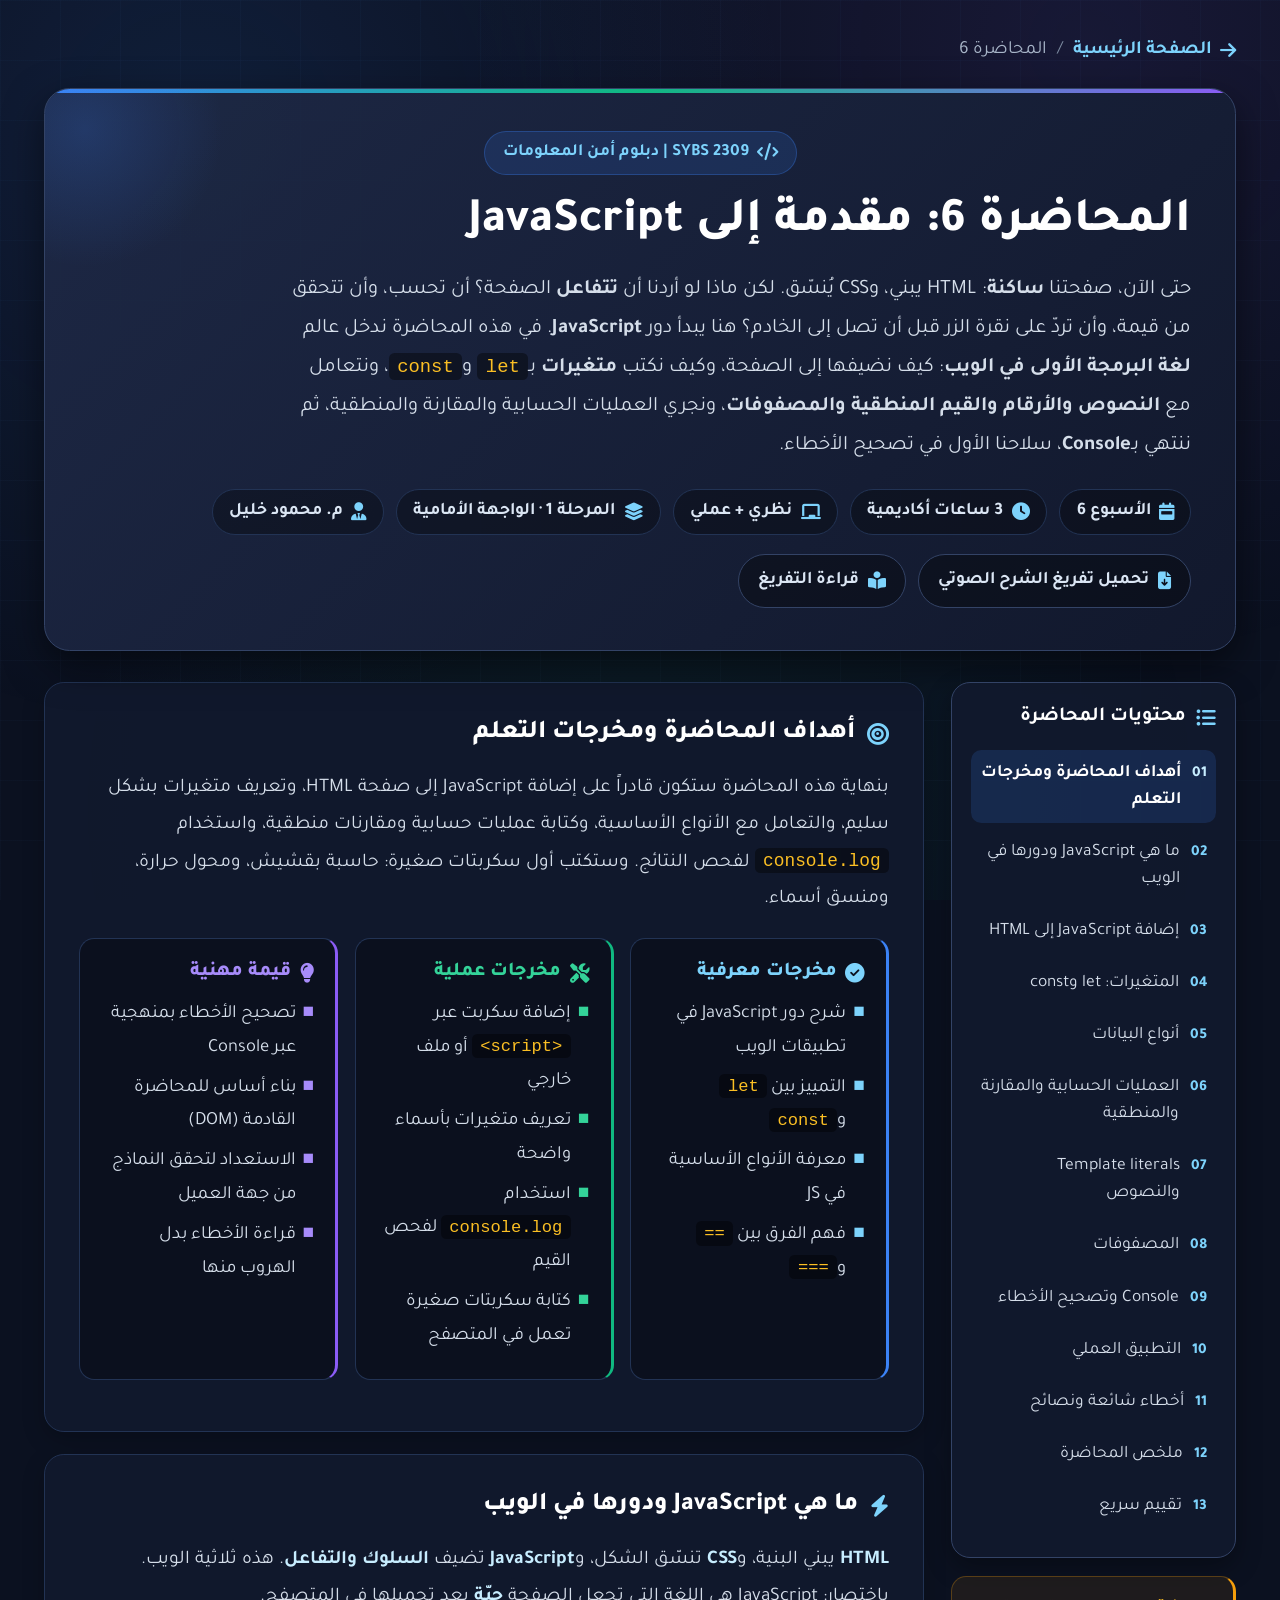
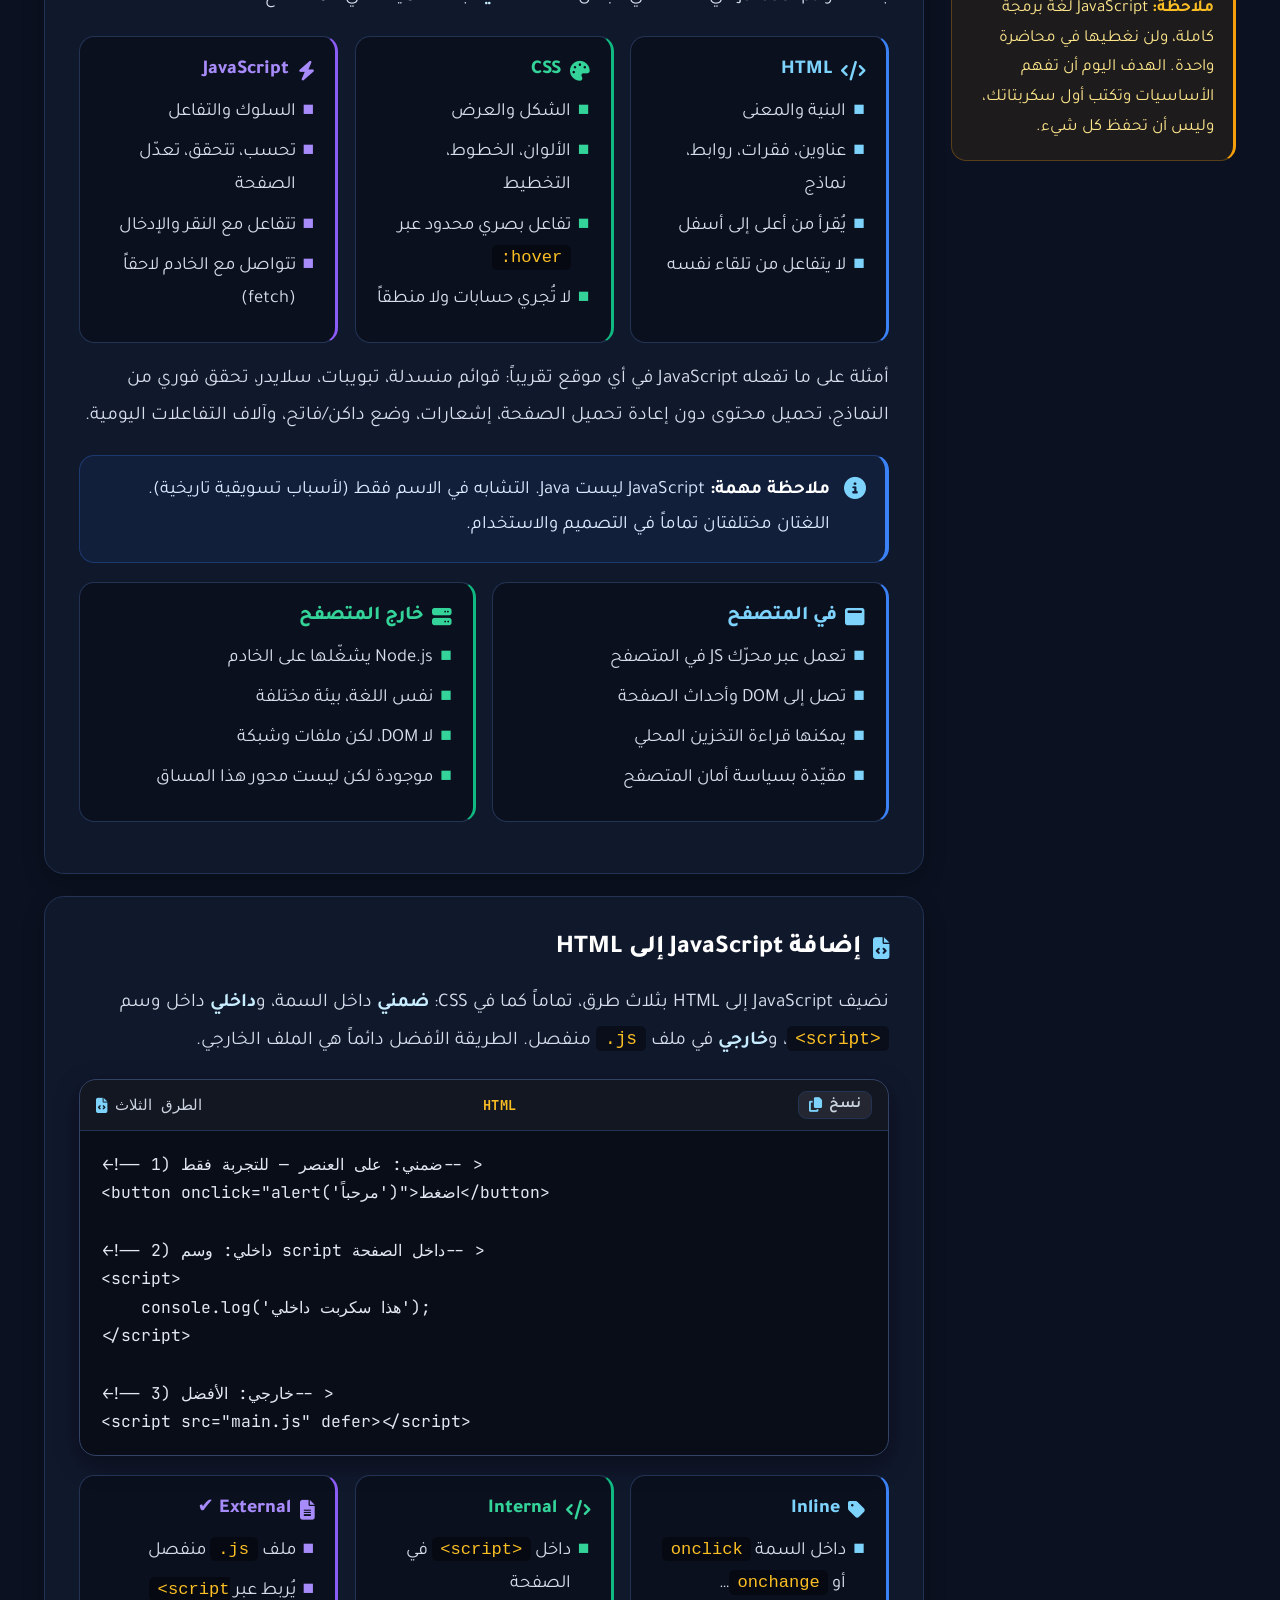
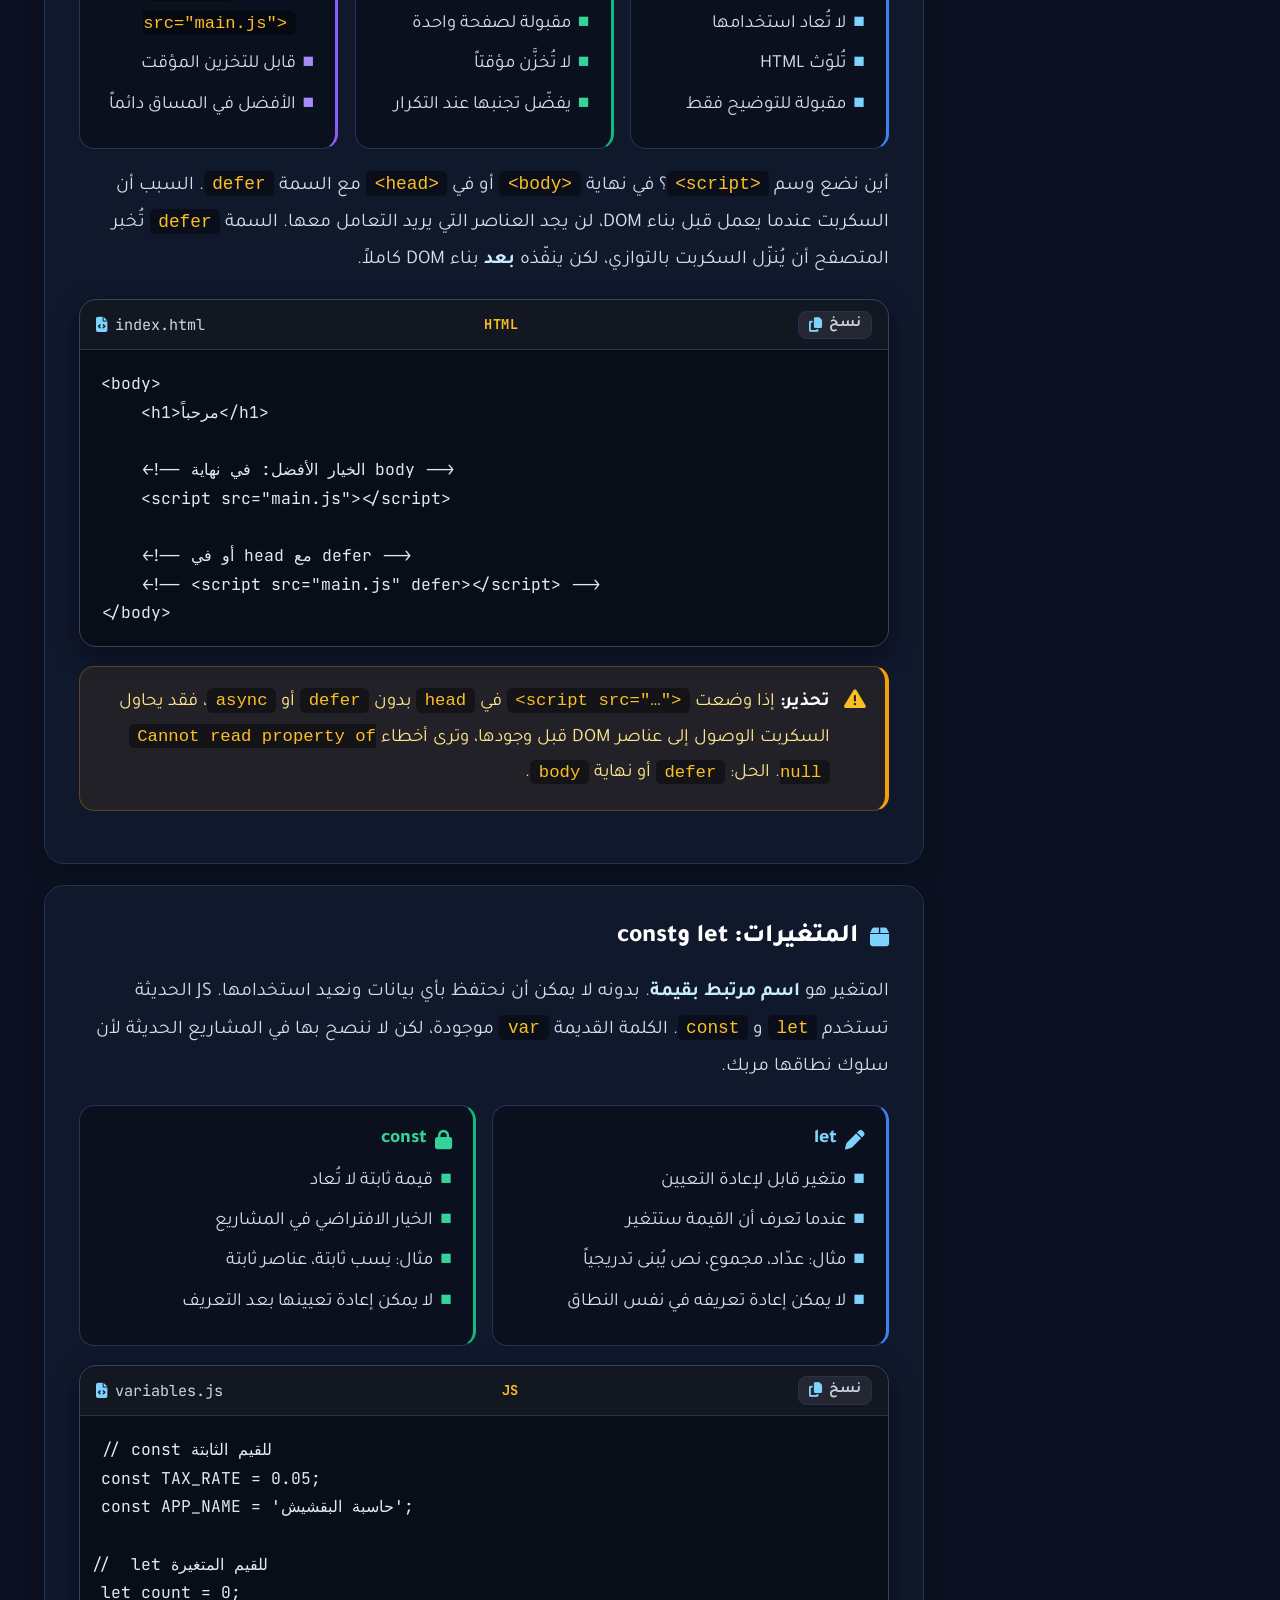
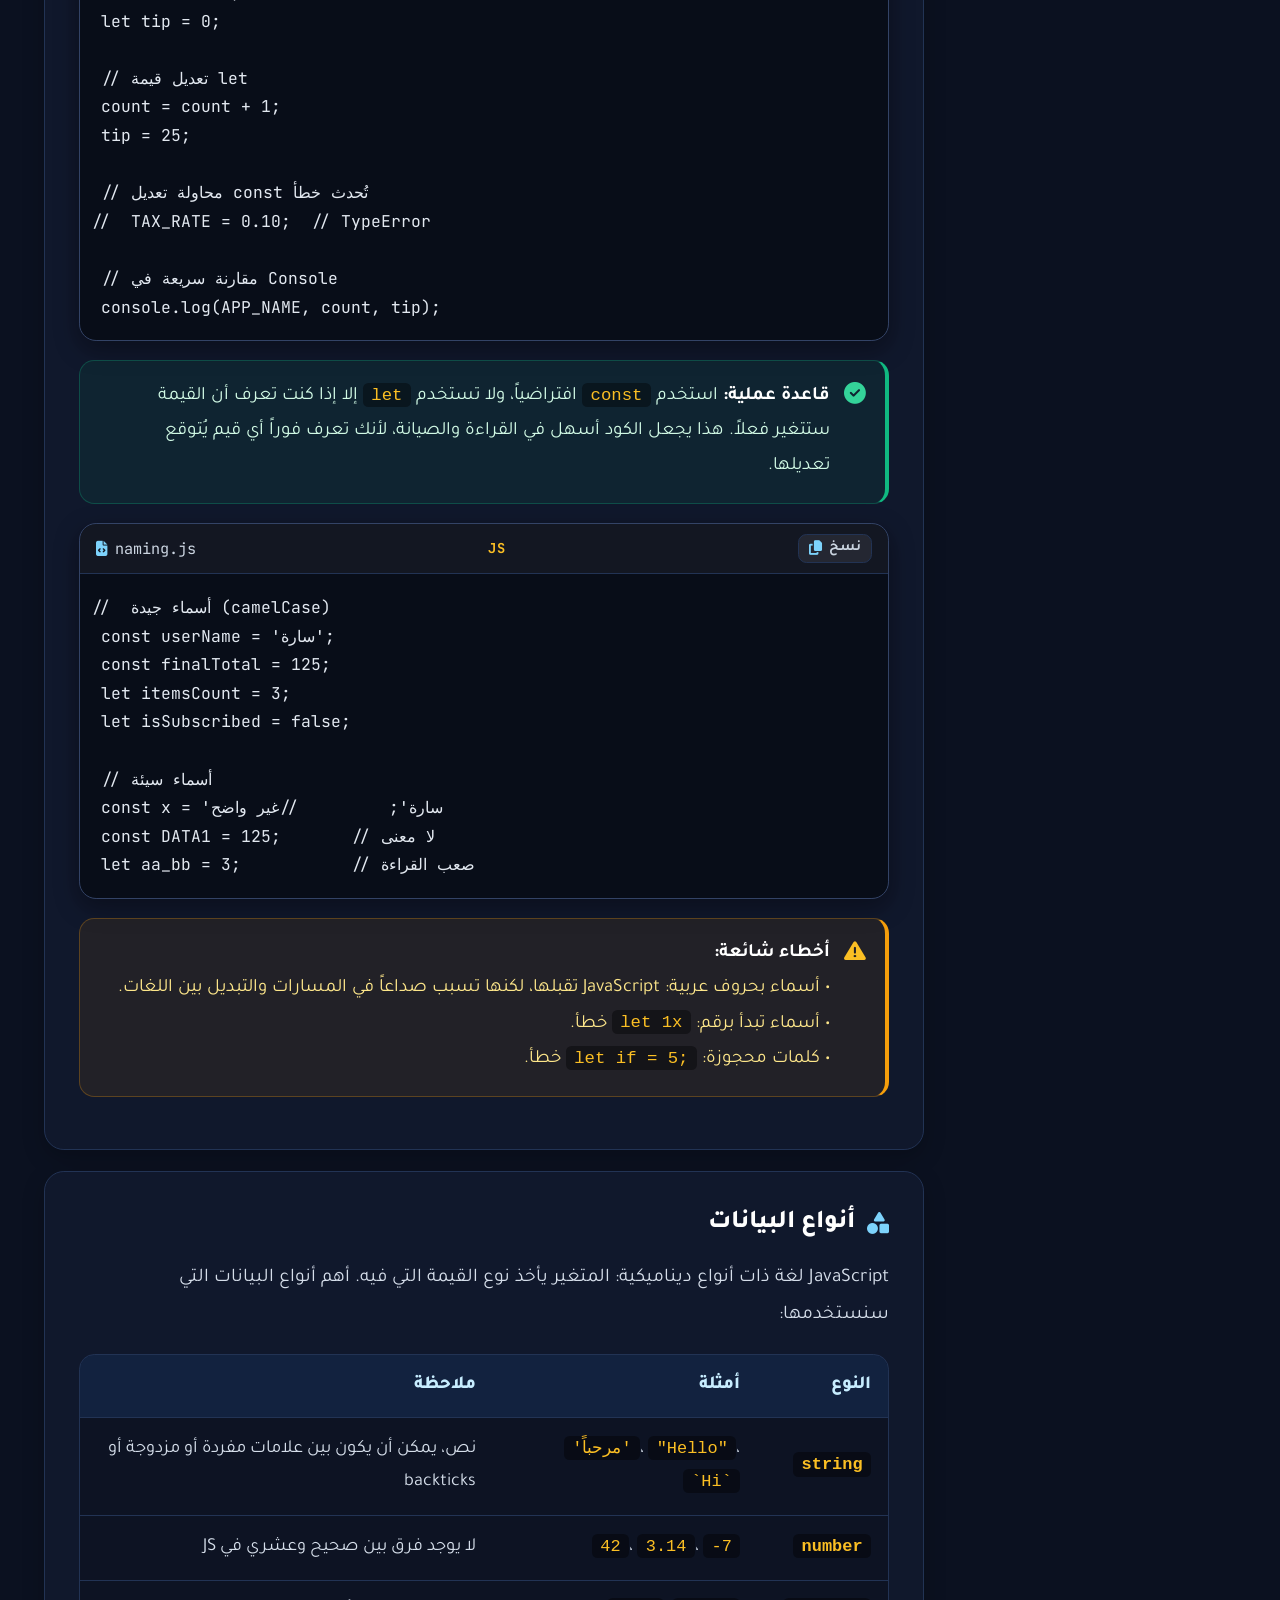
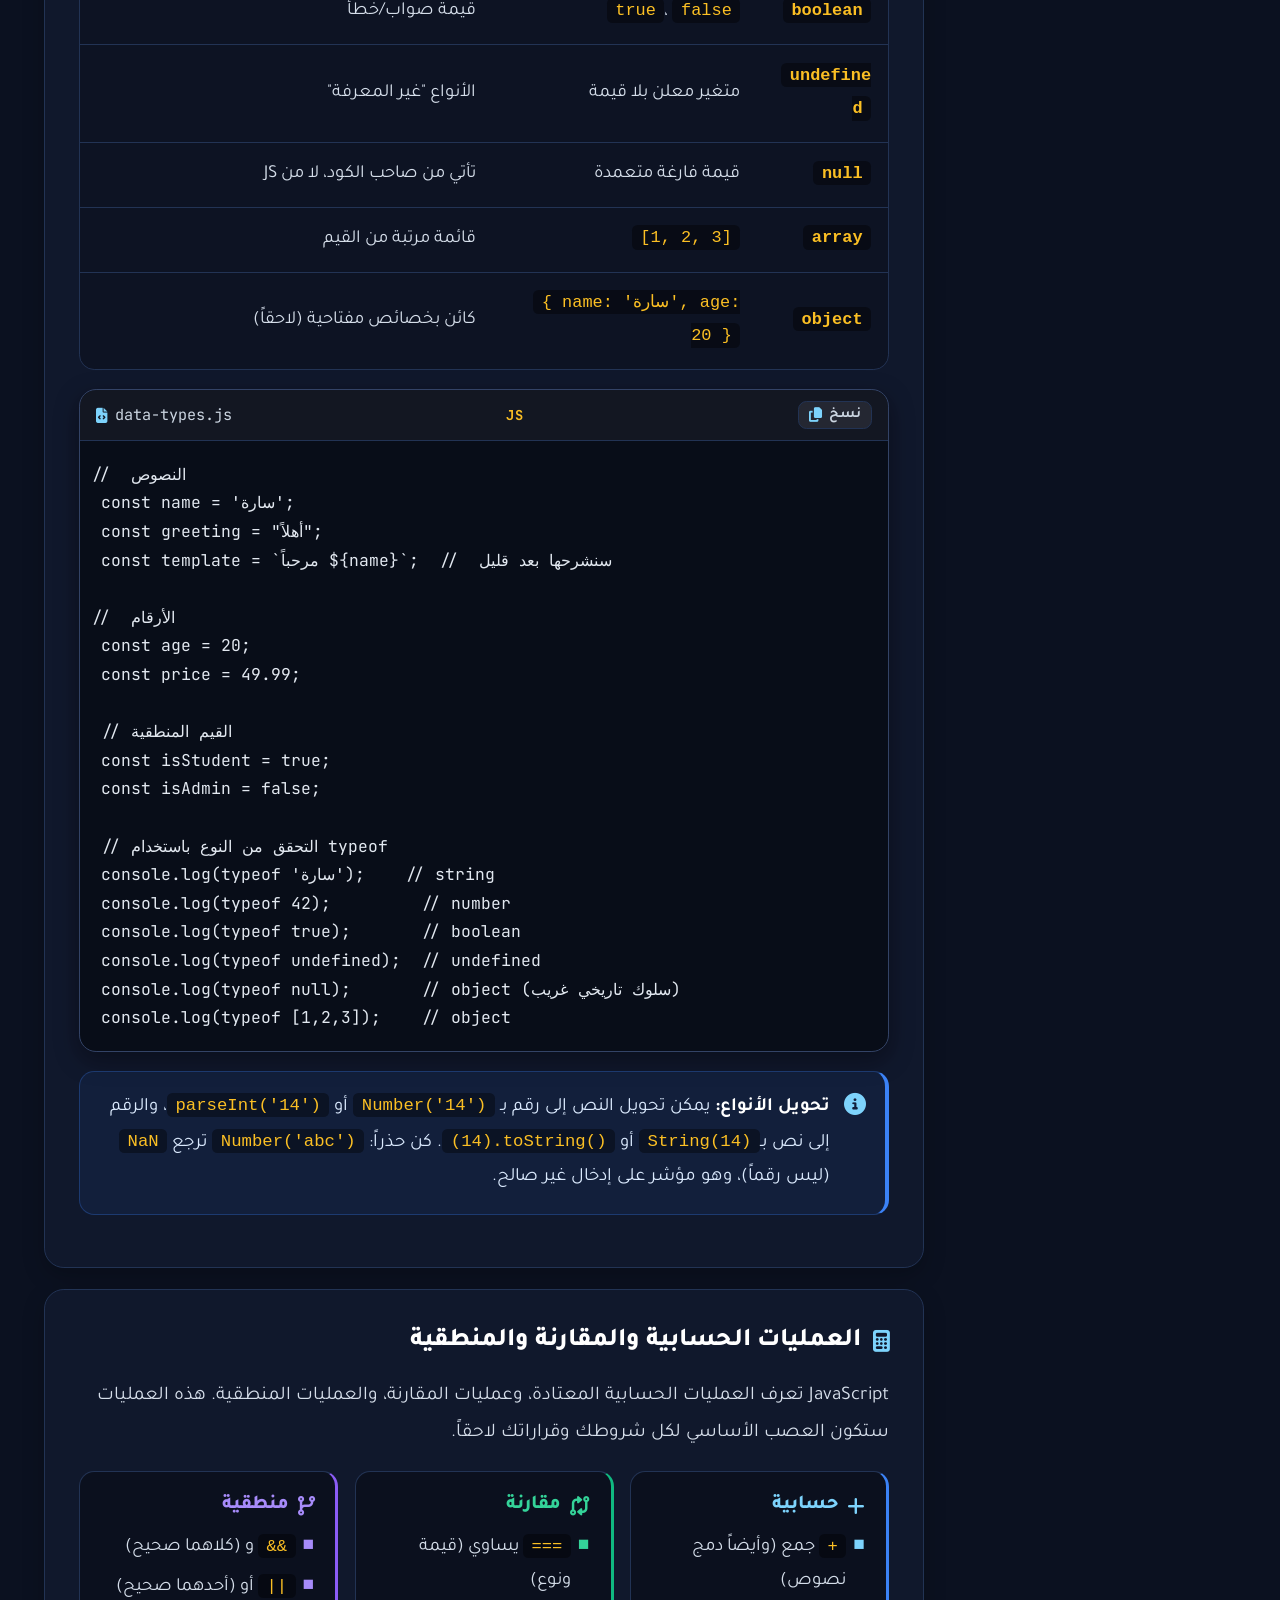
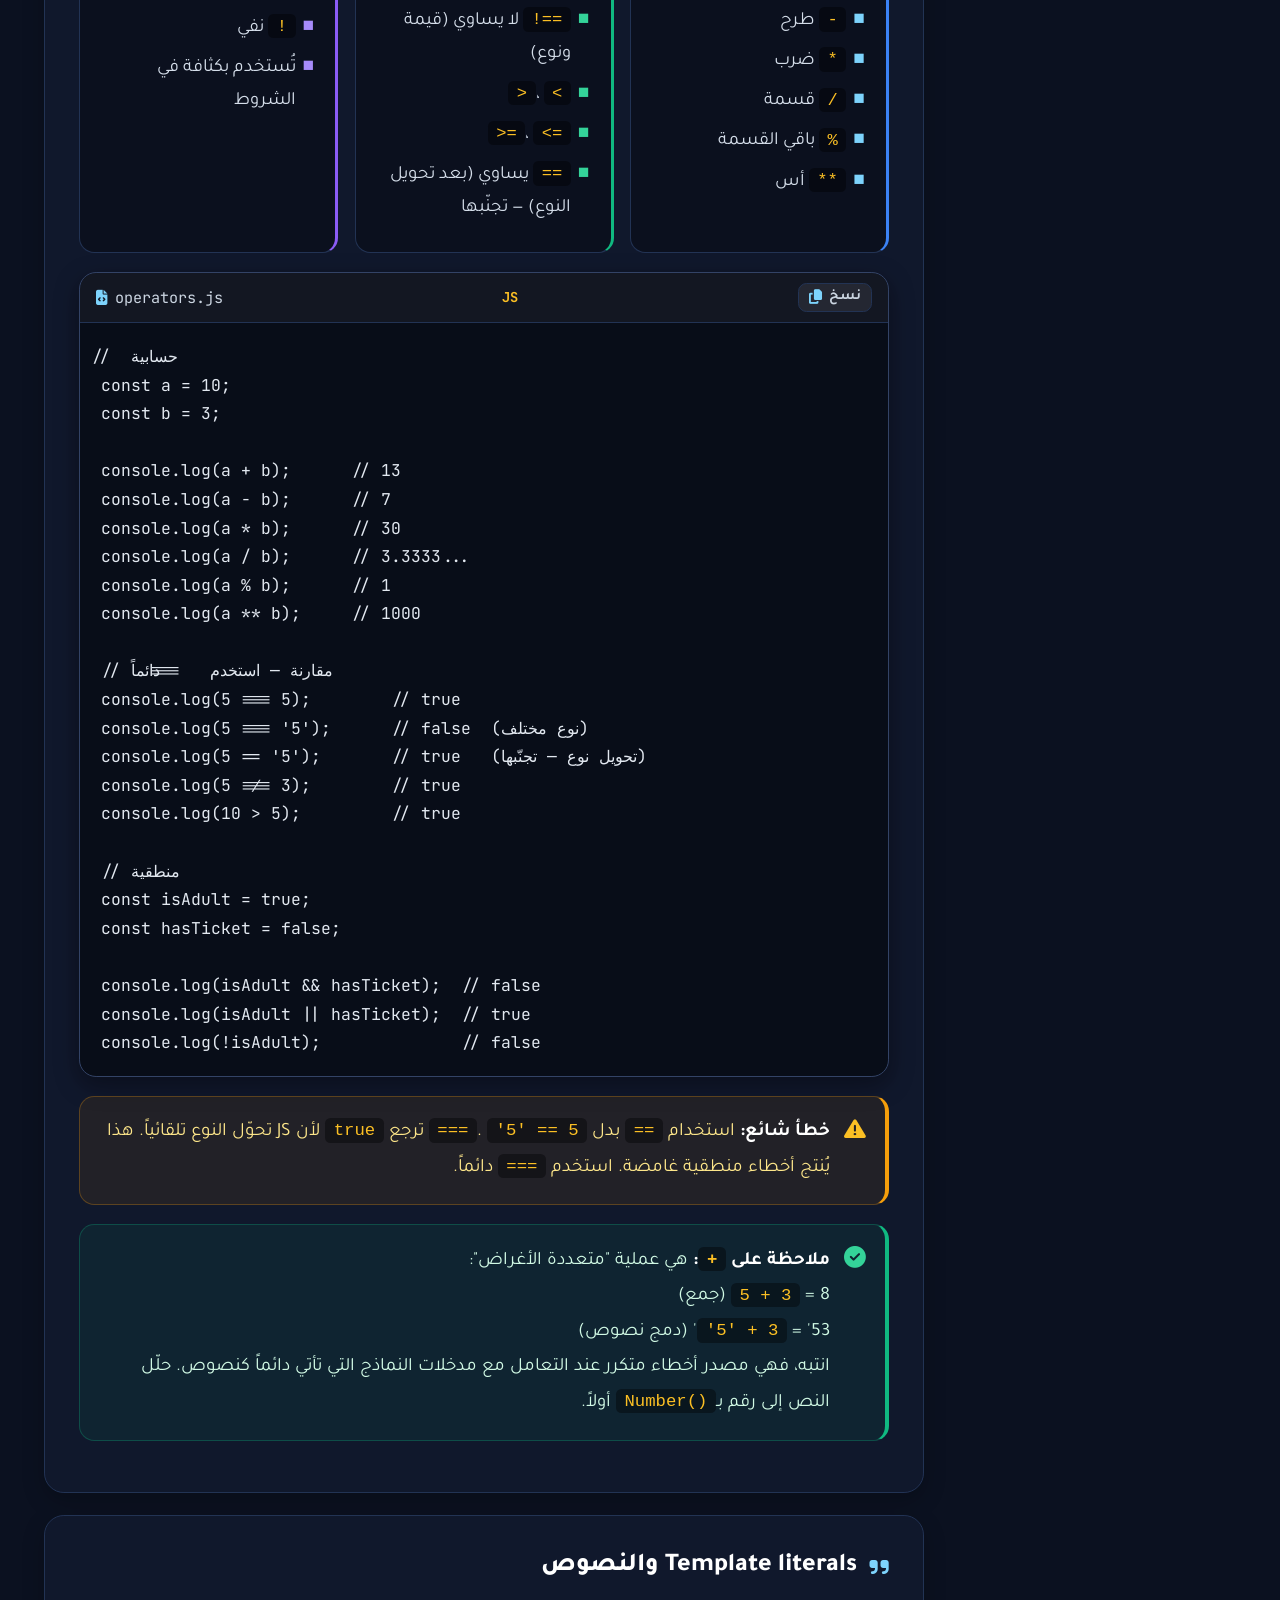
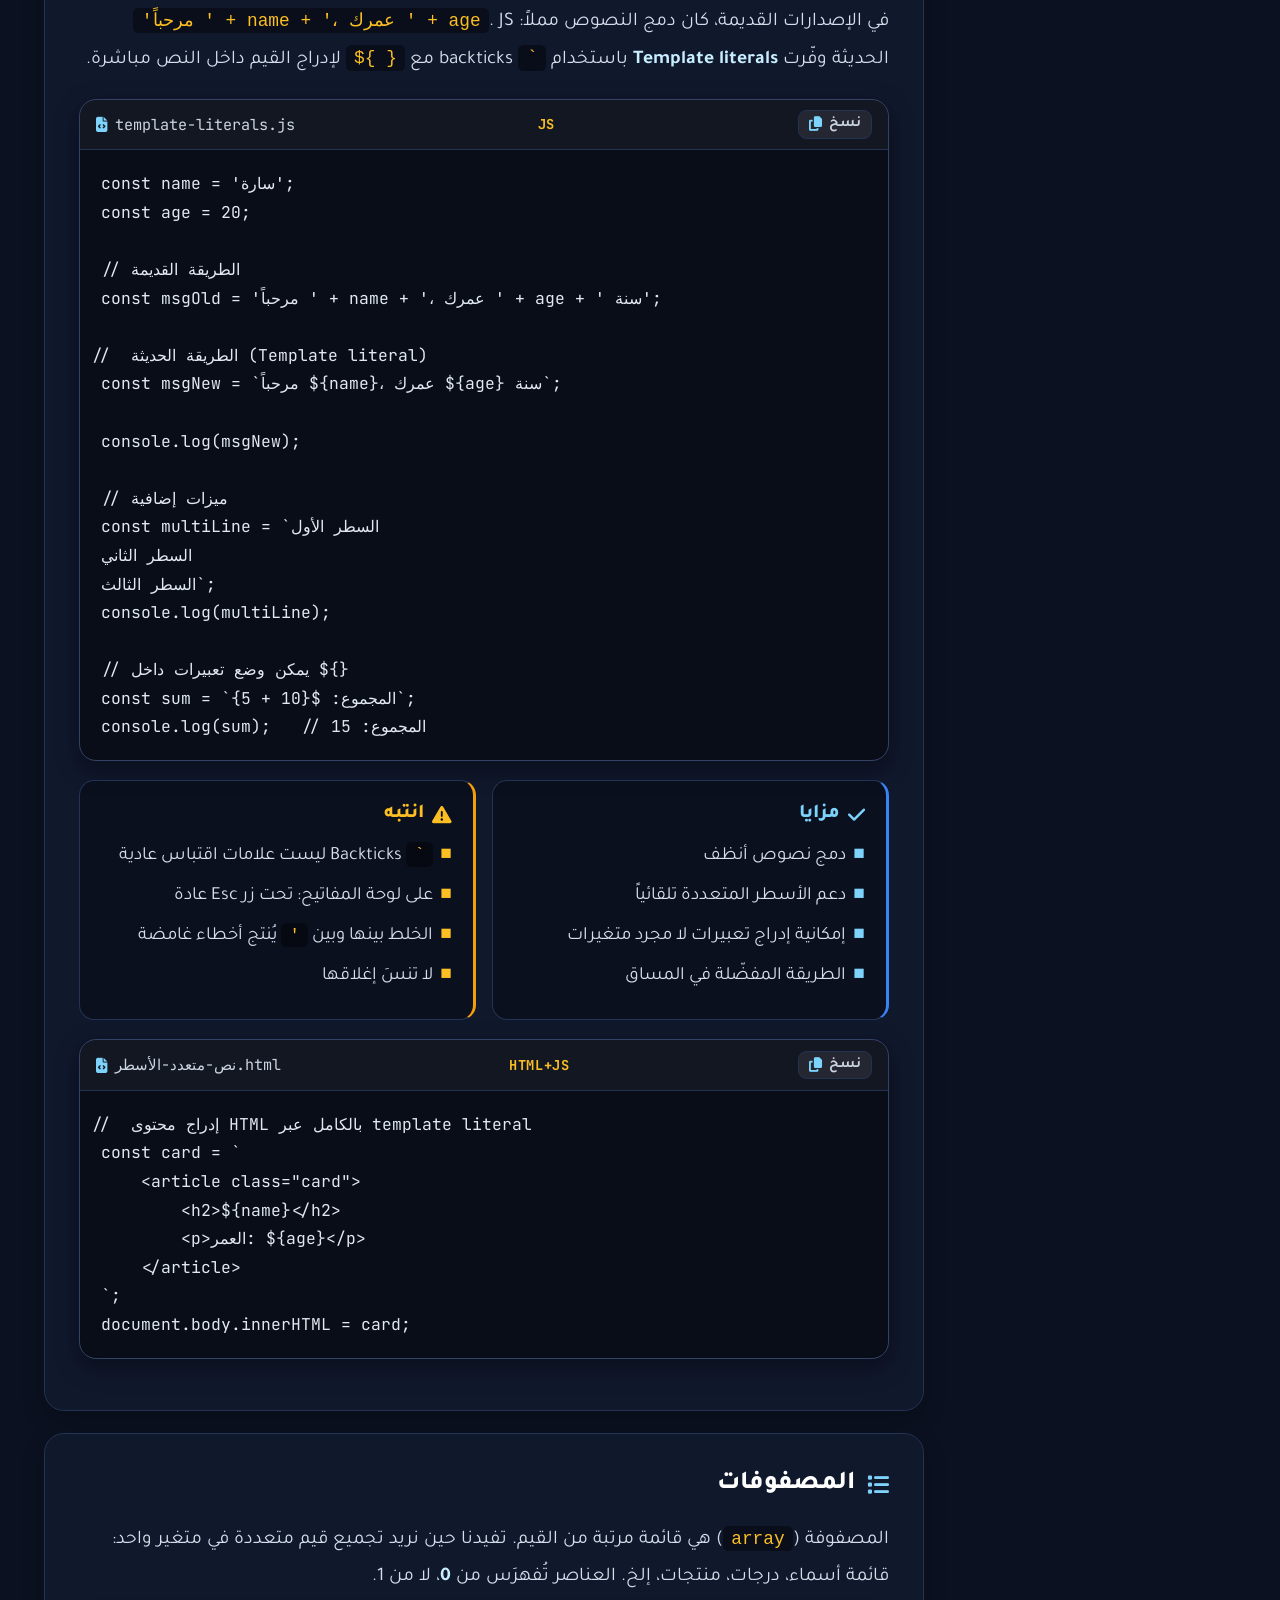
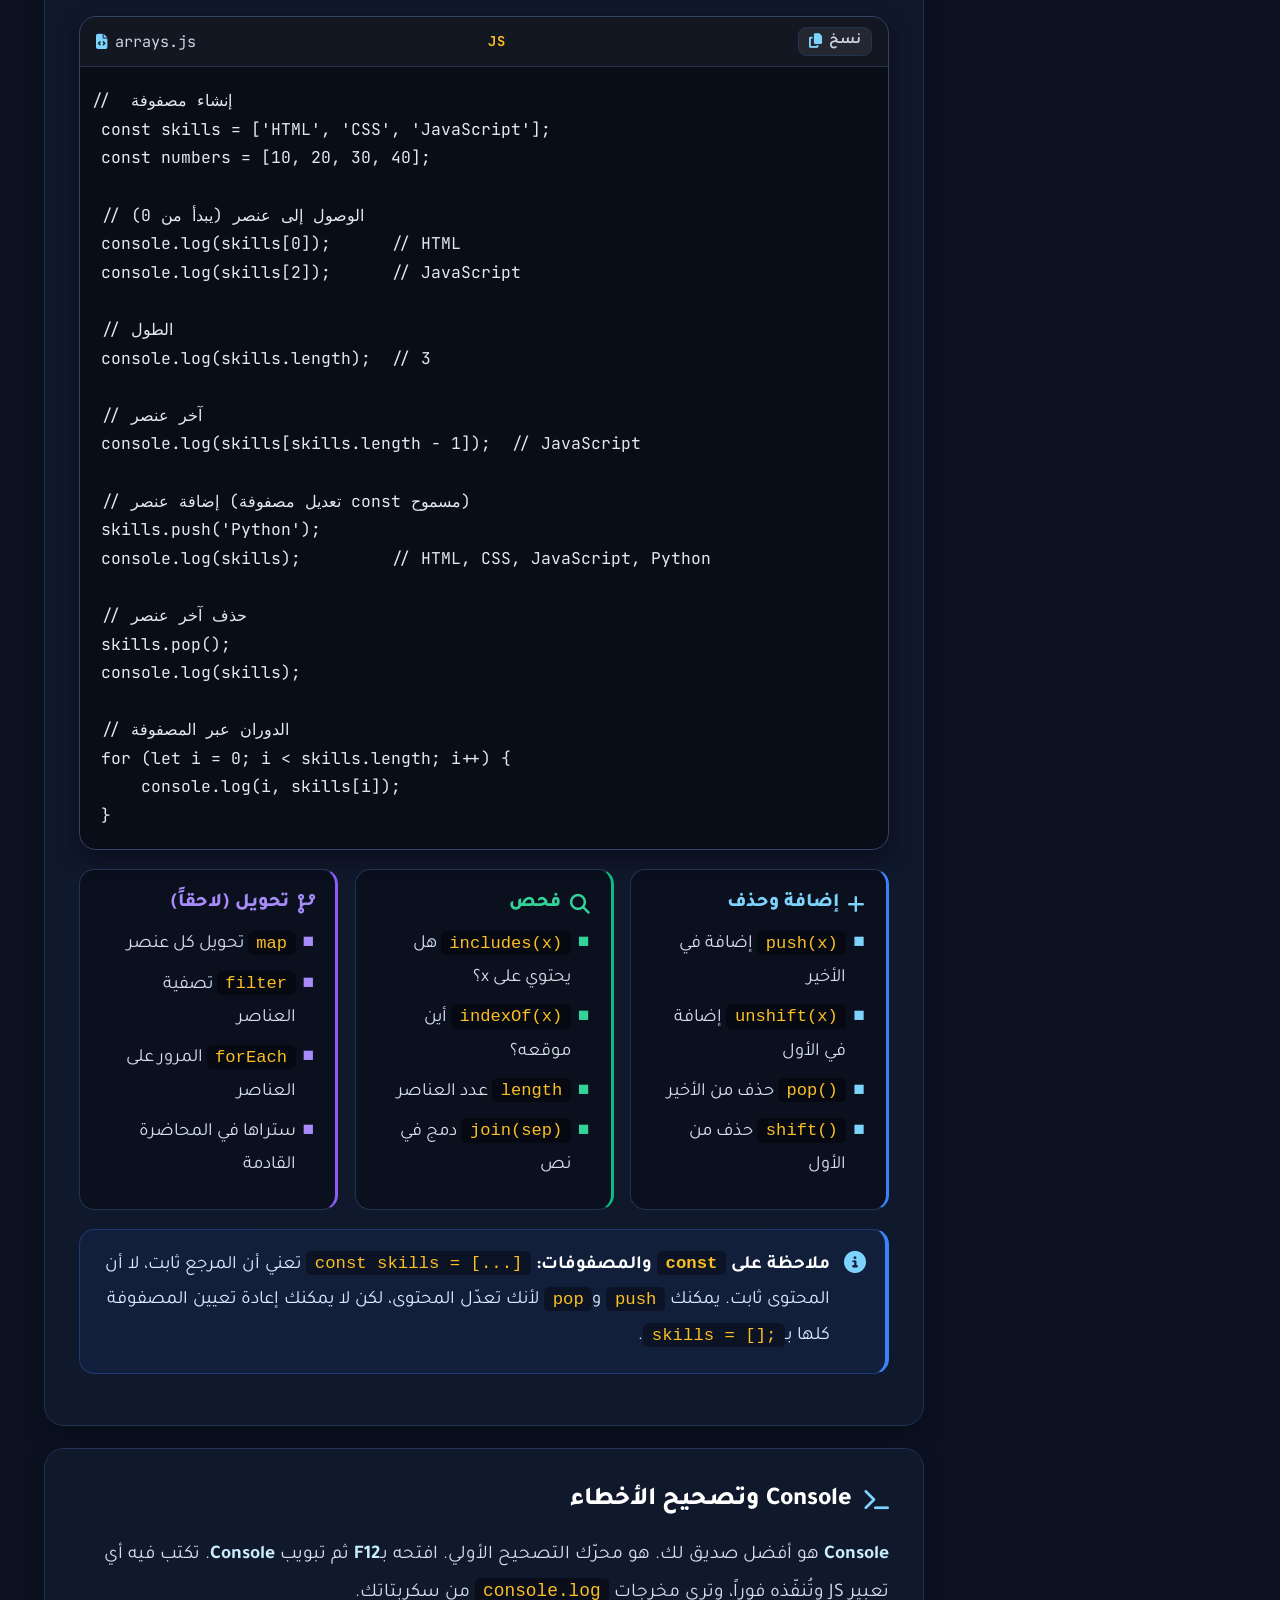
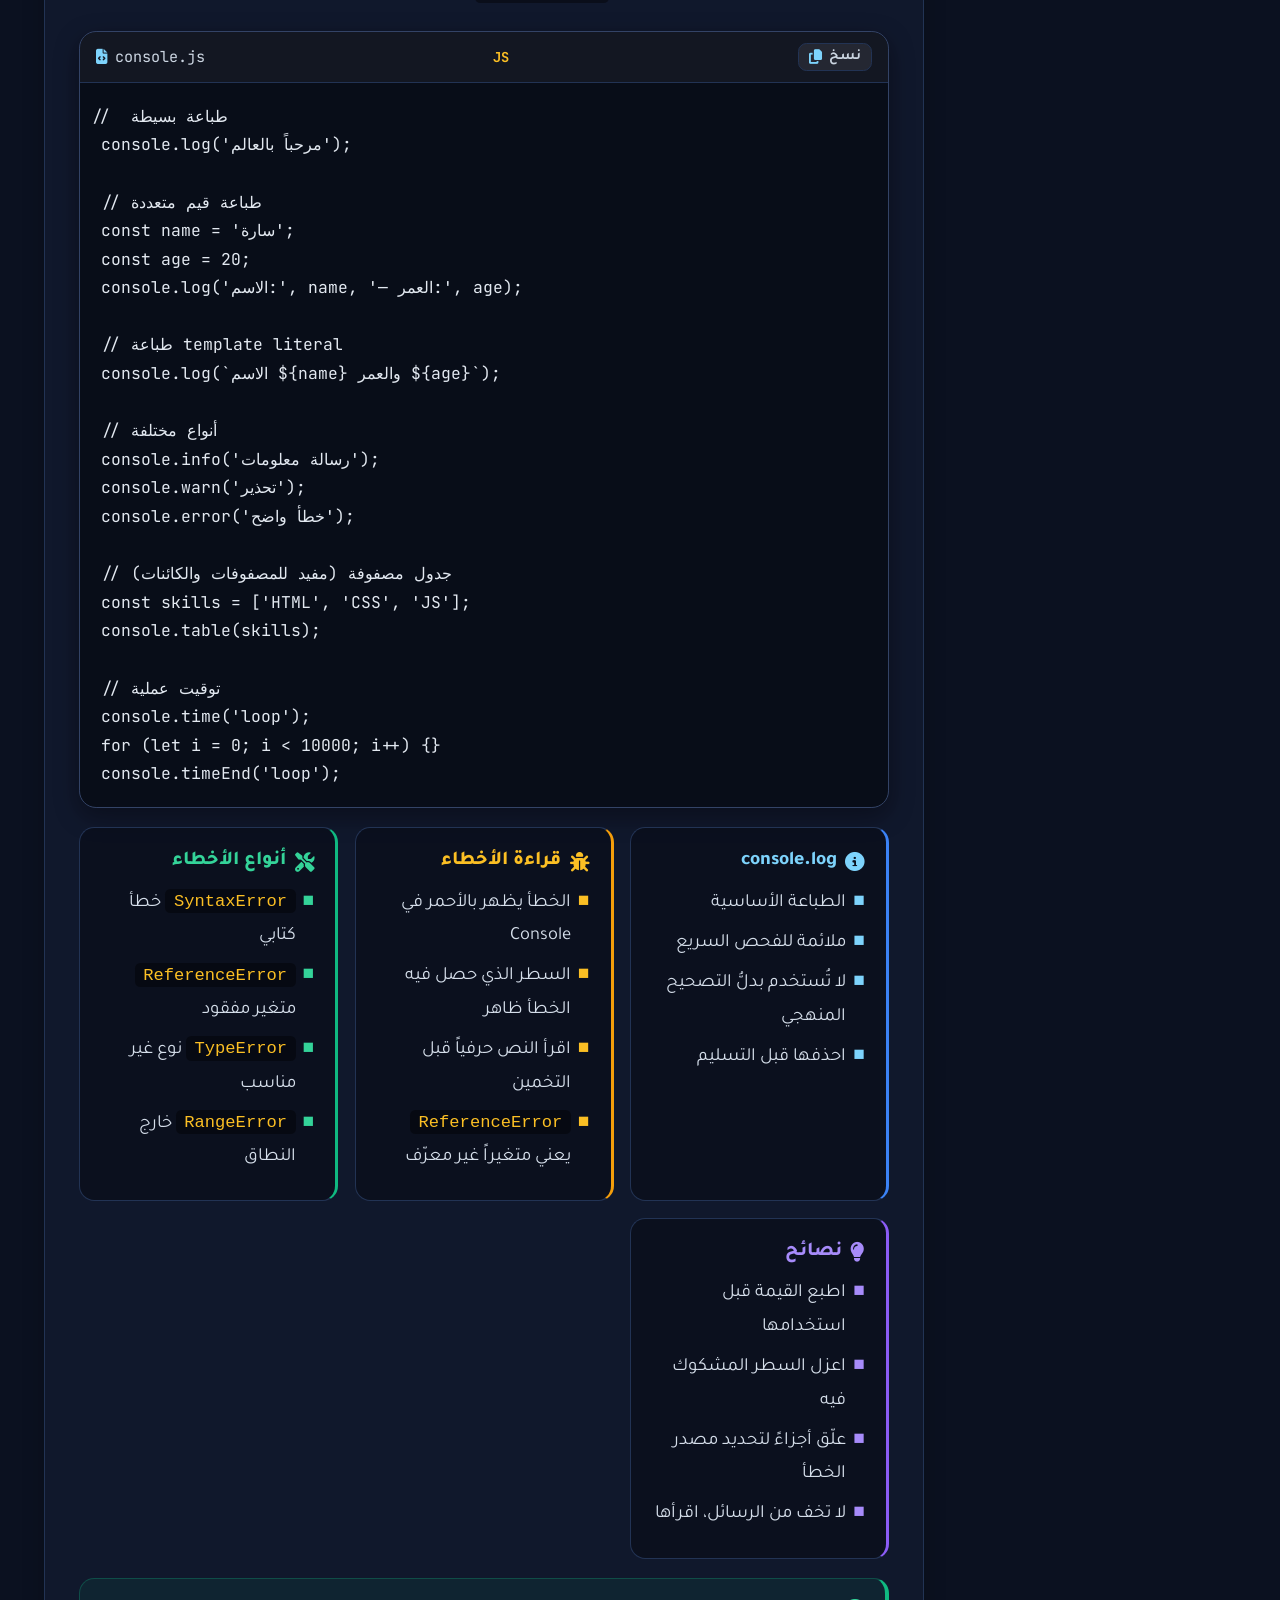
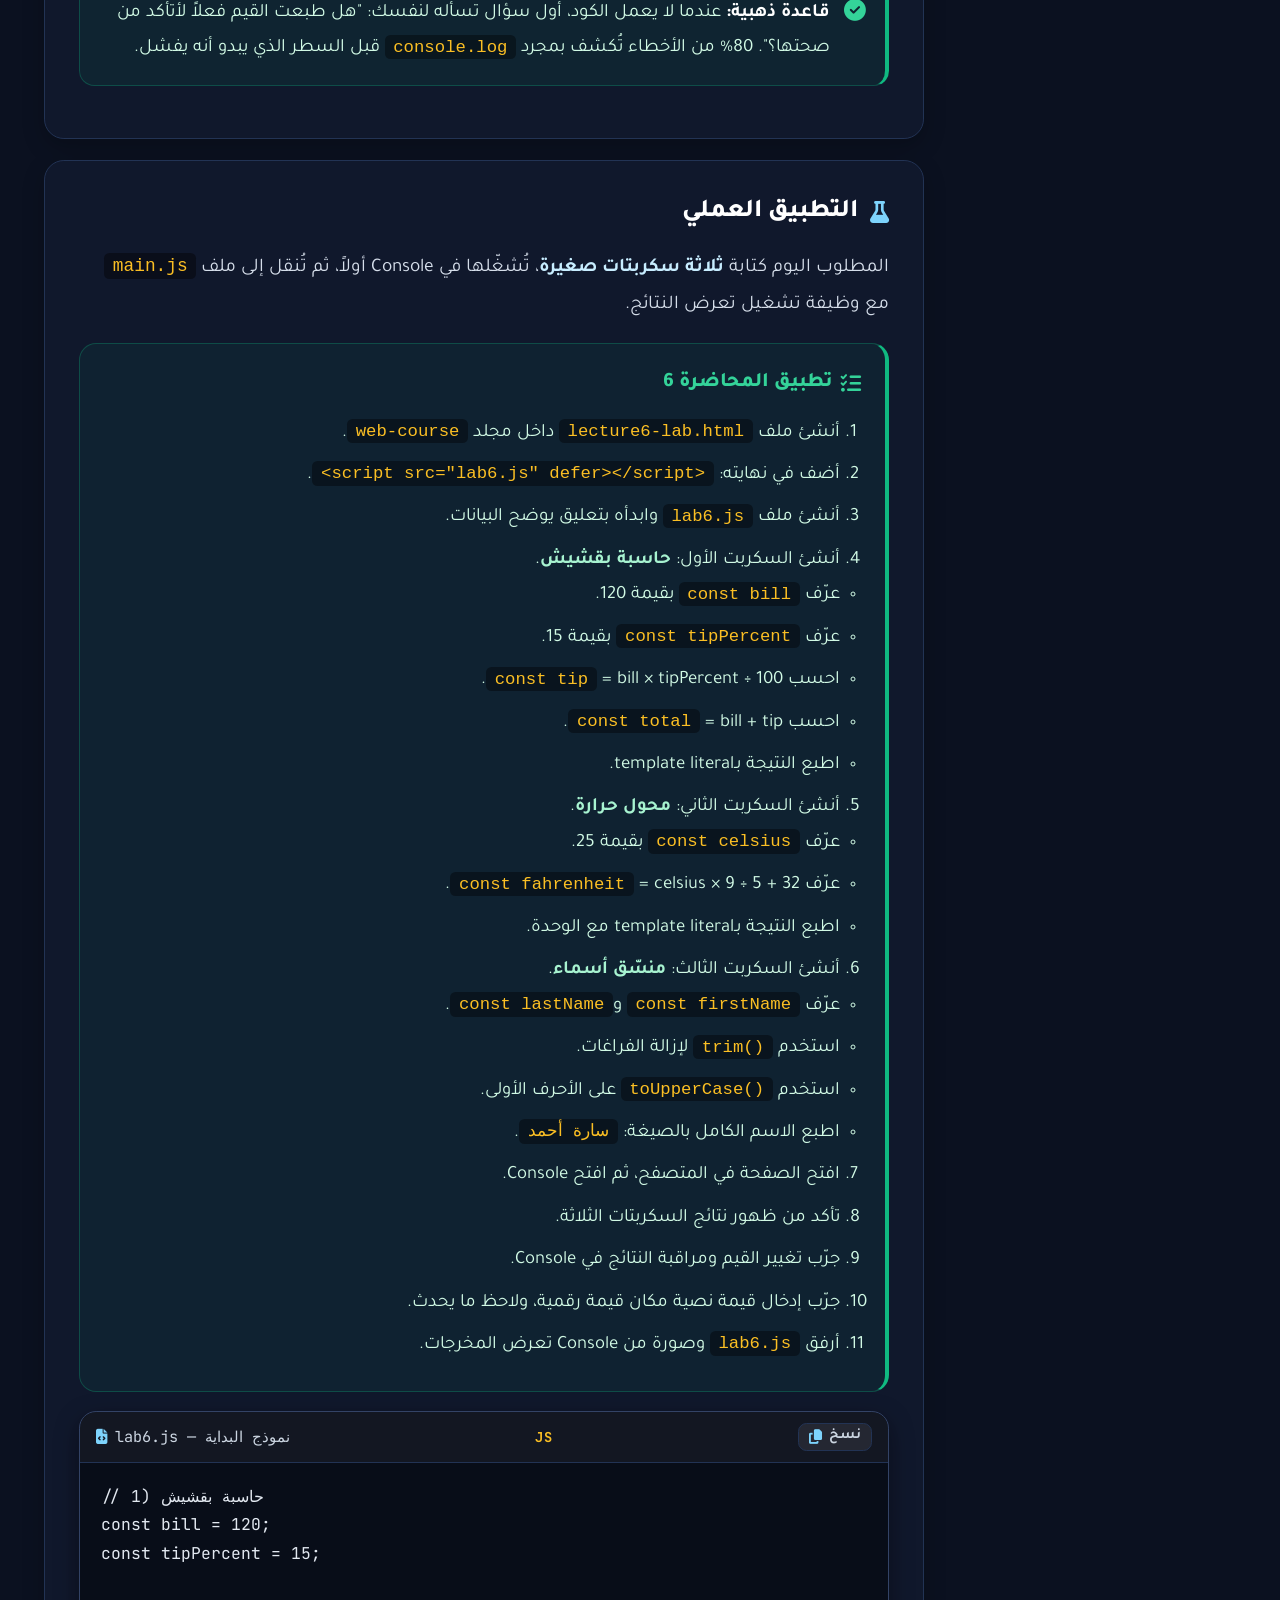
<file: lecture6.html>
<!DOCTYPE html>
<html lang="ar" dir="rtl">

<head>
    <meta charset="UTF-8">
    <meta name="viewport" content="width=device-width, initial-scale=1.0, user-scalable=yes">
    <title>المحاضرة 6 | مقدمة إلى JavaScript — SYBS 2309</title>
    <meta name="theme-color" content="#0b1120">
    <meta name="description"
        content="المحاضرة السادسة من مساق SYBS 2309: مقدمة إلى JavaScript — إضافة JavaScript إلى HTML، المتغيرات بـ let وconst، أنواع البيانات، العمليات الحسابية والمقارنة والمنطقية، Template literals، المصفوفات الأساسية، واستخدام Console لتصحيح الأخطاء.">
    <link
        href="https://fonts.googleapis.com/css2?family=Tajawal:wght@400;500;700;800&family=JetBrains+Mono:wght@400;600&display=swap"
        rel="stylesheet">
    <link rel="stylesheet" href="https://cdnjs.cloudflare.com/ajax/libs/font-awesome/6.4.0/css/all.min.css">
    <link rel="stylesheet" href="style.css">
    <link rel="stylesheet" href="lecture.css">
    <link rel="icon"
        href="data:image/svg+xml,<svg xmlns='http://www.w3.org/2000/svg' viewBox='0 0 100 100'><text y='.9em' font-size='90'>⚡</text></svg>">
</head>

<body>
    <div class="bg-grid"></div>

    <a class="skip-link" href="#main-content">تجاوز إلى محتوى المحاضرة</a>

    <div class="container lecture-container">

        <!-- ================= BREADCRUMB ================= -->
        <nav class="breadcrumb" aria-label="مسار التنقل">
            <a href="index.html"><i class="fas fa-arrow-right"></i> الصفحة الرئيسية</a>
            <span aria-hidden="true">/</span>
            <span aria-current="page">المحاضرة 6</span>
        </nav>

        <!-- ================= LECTURE HERO ================= -->
        <header class="lecture-hero" id="top">
            <div class="course-badge">
                <i class="fas fa-code"></i> SYBS 2309 | دبلوم أمن المعلومات
            </div>
            <h1>المحاضرة 6: مقدمة إلى JavaScript</h1>
            <p class="lecture-lead">
                حتى الآن، صفحتنا <strong>ساكنة</strong>: HTML يبني، وCSS يُنسّق. لكن ماذا لو أردنا
                أن <strong>تتفاعل</strong> الصفحة؟ أن تحسب، وأن تتحقق من قيمة، وأن تردّ على نقرة
                الزر قبل أن تصل إلى الخادم؟ هنا يبدأ دور <strong>JavaScript</strong>. في هذه
                المحاضرة ندخل عالم <strong>لغة البرمجة الأولى في الويب</strong>: كيف نضيفها إلى
                الصفحة، وكيف نكتب <strong>متغيرات</strong> بـ<code>let</code> و<code>const</code>،
                ونتعامل مع <strong>النصوص والأرقام والقيم المنطقية والمصفوفات</strong>، ونجري
                العمليات الحسابية والمقارنة والمنطقية، ثم ننتهي بـ<strong>Console</strong>، سلاحنا
                الأول في تصحيح الأخطاء.
            </p>
            <div class="lecture-meta">
                <span><i class="fas fa-calendar-week"></i> الأسبوع 6</span>
                <span><i class="fas fa-clock"></i> 3 ساعات أكاديمية</span>
                <span><i class="fas fa-chalkboard"></i> نظري + عملي</span>
                <span><i class="fas fa-layer-group"></i> المرحلة 1 · الواجهة الأمامية</span>
                <span><i class="fas fa-user-tie"></i> م. محمود خليل</span>
            </div>
            <div class="lecture-tools">
                <a class="tool-btn" href="script6.txt" download>
                    <i class="fas fa-file-arrow-down"></i> تحميل تفريغ الشرح الصوتي
                </a>
                <a class="tool-btn" href="script6.txt" target="_blank" rel="noopener">
                    <i class="fas fa-book-open-reader"></i> قراءة التفريغ
                </a>
            </div>
        </header>

        <div class="lecture-layout">

            <!-- ================= ASIDE / TOC ================= -->
            <aside class="lecture-aside" aria-label="محتويات المحاضرة">
                <nav class="toc-card" aria-labelledby="toc-title">
                    <h2 id="toc-title"><i class="fas fa-list-ul"></i> محتويات المحاضرة</h2>
                    <ol class="toc-list">
                        <li><a href="#objectives">أهداف المحاضرة ومخرجات التعلم</a></li>
                        <li><a href="#what-is-js">ما هي JavaScript ودورها في الويب</a></li>
                        <li><a href="#adding-js">إضافة JavaScript إلى HTML</a></li>
                        <li><a href="#variables">المتغيرات: let وconst</a></li>
                        <li><a href="#data-types">أنواع البيانات</a></li>
                        <li><a href="#operators">العمليات الحسابية والمقارنة والمنطقية</a></li>
                        <li><a href="#template-literals">Template literals والنصوص</a></li>
                        <li><a href="#arrays">المصفوفات</a></li>
                        <li><a href="#console">Console وتصحيح الأخطاء</a></li>
                        <li><a href="#lab">التطبيق العملي</a></li>
                        <li><a href="#mistakes">أخطاء شائعة ونصائح</a></li>
                        <li><a href="#summary">ملخص المحاضرة</a></li>
                        <li><a href="#quick-check">تقييم سريع</a></li>
                    </ol>
                </nav>

                <div class="aside-note">
                    <strong>ملاحظة:</strong> JavaScript لغة برمجة كاملة، ولن نغطيها في محاضرة واحدة.
                    الهدف اليوم أن تفهم الأساسيات وتكتب أول سكربتاتك، وليس أن تحفظ كل شيء.
                </div>
            </aside>

            <!-- ================= MAIN ================= -->
            <main id="main-content" class="lecture-main">

                <!-- Objectives -->
                <section class="lecture-section" id="objectives" aria-labelledby="objectives-title">
                    <h2 class="section-title" id="objectives-title">
                        <i class="fas fa-bullseye"></i> أهداف المحاضرة ومخرجات التعلم
                    </h2>
                    <p>
                        بنهاية هذه المحاضرة ستكون قادراً على إضافة JavaScript إلى صفحة HTML،
                        وتعريف متغيرات بشكل سليم، والتعامل مع الأنواع الأساسية، وكتابة عمليات
                        حسابية ومقارنات منطقية، واستخدام <code>console.log</code> لفحص النتائج.
                        وستكتب أول سكربتات صغيرة: حاسبة بقشيش، ومحول حرارة، ومنسق أسماء.
                    </p>
                    <div class="concept-grid">
                        <div class="concept-card">
                            <h3><i class="fas fa-check-circle"></i> مخرجات معرفية</h3>
                            <ul>
                                <li>شرح دور JavaScript في تطبيقات الويب</li>
                                <li>التمييز بين <code>let</code> و<code>const</code></li>
                                <li>معرفة الأنواع الأساسية في JS</li>
                                <li>فهم الفرق بين <code>==</code> و<code>===</code></li>
                            </ul>
                        </div>
                        <div class="concept-card green">
                            <h3><i class="fas fa-tools"></i> مخرجات عملية</h3>
                            <ul>
                                <li>إضافة سكربت عبر <code>&lt;script&gt;</code> أو ملف خارجي</li>
                                <li>تعريف متغيرات بأسماء واضحة</li>
                                <li>استخدام <code>console.log</code> لفحص القيم</li>
                                <li>كتابة سكربتات صغيرة تعمل في المتصفح</li>
                            </ul>
                        </div>
                        <div class="concept-card violet">
                            <h3><i class="fas fa-lightbulb"></i> قيمة مهنية</h3>
                            <ul>
                                <li>تصحيح الأخطاء بمنهجية عبر Console</li>
                                <li>بناء أساس للمحاضرة القادمة (DOM)</li>
                                <li>الاستعداد لتحقق النماذج من جهة العميل</li>
                                <li>قراءة الأخطاء بدل الهروب منها</li>
                            </ul>
                        </div>
                    </div>
                </section>

                <!-- What is JS -->
                <section class="lecture-section" id="what-is-js" aria-labelledby="what-js-title">
                    <h2 class="section-title" id="what-js-title">
                        <i class="fas fa-bolt"></i> ما هي JavaScript ودورها في الويب
                    </h2>
                    <p>
                        <strong>HTML</strong> يبني البنية، و<strong>CSS</strong> تنسّق الشكل،
                        و<strong>JavaScript</strong> تضيف <strong>السلوك والتفاعل</strong>. هذه
                        ثلاثية الويب. باختصار: JavaScript هي اللغة التي تجعل الصفحة <strong>حيّة</strong>
                        بعد تحميلها في المتصفح.
                    </p>

                    <div class="concept-grid">
                        <div class="concept-card">
                            <h3><i class="fas fa-code"></i> HTML</h3>
                            <ul>
                                <li>البنية والمعنى</li>
                                <li>عناوين، فقرات، روابط، نماذج</li>
                                <li>يُقرأ من أعلى إلى أسفل</li>
                                <li>لا يتفاعل من تلقاء نفسه</li>
                            </ul>
                        </div>
                        <div class="concept-card green">
                            <h3><i class="fas fa-palette"></i> CSS</h3>
                            <ul>
                                <li>الشكل والعرض</li>
                                <li>الألوان، الخطوط، التخطيط</li>
                                <li>تفاعل بصري محدود عبر <code>:hover</code></li>
                                <li>لا تُجري حسابات ولا منطقاً</li>
                            </ul>
                        </div>
                        <div class="concept-card violet">
                            <h3><i class="fas fa-bolt"></i> JavaScript</h3>
                            <ul>
                                <li>السلوك والتفاعل</li>
                                <li>تحسب، تتحقق، تعدّل الصفحة</li>
                                <li>تتفاعل مع النقر والإدخال</li>
                                <li>تتواصل مع الخادم لاحقاً (fetch)</li>
                            </ul>
                        </div>
                    </div>

                    <p>
                        أمثلة على ما تفعله JavaScript في أي موقع تقريباً: قوائم منسدلة، تبويبات،
                        سلايدر، تحقق فوري من النماذج، تحميل محتوى دون إعادة تحميل الصفحة،
                        إشعارات، وضع داكن/فاتح، وآلاف التفاعلات اليومية.
                    </p>

                    <div class="callout">
                        <i class="fas fa-circle-info"></i>
                        <div>
                            <strong>ملاحظة مهمة:</strong> JavaScript ليست Java. التشابه في الاسم فقط
                            (لأسباب تسويقية تاريخية). اللغتان مختلفتان تماماً في التصميم والاستخدام.
                        </div>
                    </div>

                    <div class="concept-grid">
                        <div class="concept-card">
                            <h3><i class="fas fa-window-maximize"></i> في المتصفح</h3>
                            <ul>
                                <li>تعمل عبر محرّك JS في المتصفح</li>
                                <li>تصل إلى DOM وأحداث الصفحة</li>
                                <li>يمكنها قراءة التخزين المحلي</li>
                                <li>مقيّدة بسياسة أمان المتصفح</li>
                            </ul>
                        </div>
                        <div class="concept-card green">
                            <h3><i class="fas fa-server"></i> خارج المتصفح</h3>
                            <ul>
                                <li>Node.js يشغّلها على الخادم</li>
                                <li>نفس اللغة، بيئة مختلفة</li>
                                <li>لا DOM، لكن ملفات وشبكة</li>
                                <li>موجودة لكن ليست محور هذا المساق</li>
                            </ul>
                        </div>
                    </div>
                </section>

                <!-- Adding JS -->
                <section class="lecture-section" id="adding-js" aria-labelledby="adding-js-title">
                    <h2 class="section-title" id="adding-js-title">
                        <i class="fas fa-file-code"></i> إضافة JavaScript إلى HTML
                    </h2>
                    <p>
                        نضيف JavaScript إلى HTML بثلاث طرق، تماماً كما في CSS: <strong>ضمني</strong>
                        داخل السمة، و<strong>داخلي</strong> داخل وسم <code>&lt;script&gt;</code>،
                        و<strong>خارجي</strong> في ملف <code>.js</code> منفصل. الطريقة الأفضل
                        دائماً هي الملف الخارجي.
                    </p>

                    <div class="code-window">
                        <div class="code-head">
                            <span><i class="fas fa-file-code"></i> الطرق الثلاث</span>
                            <span class="code-lang">HTML</span>
                        </div>
                        <pre><code>&lt;!-- 1) ضمني: على العنصر — للتجربة فقط --&gt;
&lt;button onclick="alert('مرحباً')"&gt;اضغط&lt;/button&gt;

&lt;!-- 2) داخلي: وسم script داخل الصفحة --&gt;
&lt;script&gt;
    console.log('هذا سكربت داخلي');
&lt;/script&gt;

&lt;!-- 3) خارجي: الأفضل --&gt;
&lt;script src="main.js" defer&gt;&lt;/script&gt;</code></pre>
                    </div>

                    <div class="concept-grid">
                        <div class="concept-card">
                            <h3><i class="fas fa-tag"></i> Inline</h3>
                            <ul>
                                <li>داخل السمة <code>onclick</code> أو <code>onchange</code>…</li>
                                <li>لا تُعاد استخدامها</li>
                                <li>تُلوّث HTML</li>
                                <li>مقبولة للتوضيح فقط</li>
                            </ul>
                        </div>
                        <div class="concept-card green">
                            <h3><i class="fas fa-code"></i> Internal</h3>
                            <ul>
                                <li>داخل <code>&lt;script&gt;</code> في الصفحة</li>
                                <li>مقبولة لصفحة واحدة</li>
                                <li>لا تُخزَّن مؤقتاً</li>
                                <li>يفضّل تجنبها عند التكرار</li>
                            </ul>
                        </div>
                        <div class="concept-card violet">
                            <h3><i class="fas fa-file-lines"></i> External ✔</h3>
                            <ul>
                                <li>ملف <code>.js</code> منفصل</li>
                                <li>يُربط عبر <code>&lt;script src="main.js"&gt;</code></li>
                                <li>قابل للتخزين المؤقت</li>
                                <li>الأفضل في المساق دائماً</li>
                            </ul>
                        </div>
                    </div>

                    <p>
                        أين نضع وسم <code>&lt;script&gt;</code>؟ في نهاية <code>&lt;body&gt;</code>
                        أو في <code>&lt;head&gt;</code> مع السمة <code>defer</code>. السبب أن السكربت
                        عندما يعمل قبل بناء DOM، لن يجد العناصر التي يريد التعامل معها. السمة
                        <code>defer</code> تُخبر المتصفح أن يُنزّل السكربت بالتوازي، لكن ينفّذه
                        <strong>بعد</strong> بناء DOM كاملاً.
                    </p>

                    <div class="code-window">
                        <div class="code-head">
                            <span><i class="fas fa-file-code"></i> index.html</span>
                            <span class="code-lang">HTML</span>
                        </div>
                        <pre><code>&lt;body&gt;
    &lt;h1&gt;مرحباً&lt;/h1&gt;

    &lt;!-- الخيار الأفضل: في نهاية body --&gt;
    &lt;script src="main.js"&gt;&lt;/script&gt;

    &lt;!-- أو في head مع defer --&gt;
    &lt;!-- &lt;script src="main.js" defer&gt;&lt;/script&gt; --&gt;
&lt;/body&gt;</code></pre>
                    </div>

                    <div class="callout warn">
                        <i class="fas fa-triangle-exclamation"></i>
                        <div>
                            <strong>تحذير:</strong> إذا وضعت <code>&lt;script src="…"&gt;</code>
                            في <code>head</code> بدون <code>defer</code> أو <code>async</code>،
                            فقد يحاول السكربت الوصول إلى عناصر DOM قبل وجودها، وترى أخطاء
                            <code>Cannot read property of null</code>. الحل: <code>defer</code>
                            أو نهاية <code>body</code>.
                        </div>
                    </div>
                </section>

                <!-- Variables -->
                <section class="lecture-section" id="variables" aria-labelledby="variables-title">
                    <h2 class="section-title" id="variables-title">
                        <i class="fas fa-box"></i> المتغيرات: let وconst
                    </h2>
                    <p>
                        المتغير هو <strong>اسم مرتبط بقيمة</strong>. بدونه لا يمكن أن نحتفظ بأي
                        بيانات ونعيد استخدامها. JS الحديثة تستخدم <code>let</code> و
                        <code>const</code>. الكلمة القديمة <code>var</code> موجودة، لكن لا ننصح
                        بها في المشاريع الحديثة لأن سلوك نطاقها مربك.
                    </p>

                    <div class="concept-grid">
                        <div class="concept-card">
                            <h3><i class="fas fa-pen"></i> let</h3>
                            <ul>
                                <li>متغير قابل لإعادة التعيين</li>
                                <li>عندما تعرف أن القيمة ستتغير</li>
                                <li>مثال: عدّاد، مجموع، نص يُبنى تدريجياً</li>
                                <li>لا يمكن إعادة تعريفه في نفس النطاق</li>
                            </ul>
                        </div>
                        <div class="concept-card green">
                            <h3><i class="fas fa-lock"></i> const</h3>
                            <ul>
                                <li>قيمة ثابتة لا تُعاد</li>
                                <li>الخيار الافتراضي في المشاريع</li>
                                <li>مثال: نِسب ثابتة، عناصر ثابتة</li>
                                <li>لا يمكن إعادة تعيينها بعد التعريف</li>
                            </ul>
                        </div>
                    </div>

                    <div class="code-window">
                        <div class="code-head">
                            <span><i class="fas fa-file-code"></i> variables.js</span>
                            <span class="code-lang">JS</span>
                        </div>
                        <pre><code>// const للقيم الثابتة
const TAX_RATE = 0.05;
const APP_NAME = 'حاسبة البقشيش';

// let للقيم المتغيرة
let count = 0;
let tip = 0;

// تعديل قيمة let
count = count + 1;
tip = 25;

// محاولة تعديل const تُحدث خطأ
// TAX_RATE = 0.10;  // TypeError

// مقارنة سريعة في Console
console.log(APP_NAME, count, tip);</code></pre>
                    </div>

                    <div class="callout success">
                        <i class="fas fa-circle-check"></i>
                        <div>
                            <strong>قاعدة عملية:</strong> استخدم <code>const</code> افتراضياً،
                            ولا تستخدم <code>let</code> إلا إذا كنت تعرف أن القيمة ستتغير فعلاً.
                            هذا يجعل الكود أسهل في القراءة والصيانة، لأنك تعرف فوراً أي قيم
                            يُتوقع تعديلها.
                        </div>
                    </div>

                    <div class="code-window">
                        <div class="code-head">
                            <span><i class="fas fa-file-code"></i> naming.js</span>
                            <span class="code-lang">JS</span>
                        </div>
                        <pre><code>// أسماء جيدة (camelCase)
const userName = 'سارة';
const finalTotal = 125;
let itemsCount = 3;
let isSubscribed = false;

// أسماء سيئة
const x = 'سارة';        // غير واضح
const DATA1 = 125;       // لا معنى
let aa_bb = 3;           // صعب القراءة</code></pre>
                    </div>

                    <div class="callout warn">
                        <i class="fas fa-triangle-exclamation"></i>
                        <div>
                            <strong>أخطاء شائعة:</strong>
                            <br>• أسماء بحروف عربية: JavaScript تقبلها، لكنها تسبب صداعاً في المسارات
                            والتبديل بين اللغات.
                            <br>• أسماء تبدأ برقم: <code>let 1x</code> خطأ.
                            <br>• كلمات محجوزة: <code>let if = 5;</code> خطأ.
                        </div>
                    </div>
                </section>

                <!-- Data types -->
                <section class="lecture-section" id="data-types" aria-labelledby="types-title">
                    <h2 class="section-title" id="types-title">
                        <i class="fas fa-shapes"></i> أنواع البيانات
                    </h2>
                    <p>
                        JavaScript لغة ذات أنواع ديناميكية: المتغير يأخذ نوع القيمة التي فيه.
                        أهم أنواع البيانات التي سنستخدمها:
                    </p>

                    <div class="table-wrap">
                        <table class="compare-table">
                            <thead>
                                <tr>
                                    <th>النوع</th>
                                    <th>أمثلة</th>
                                    <th>ملاحظة</th>
                                </tr>
                            </thead>
                            <tbody>
                                <tr>
                                    <td><code>string</code></td>
                                    <td><code>'مرحباً'</code>، <code>"Hello"</code>، <code>`Hi`</code></td>
                                    <td>نص، يمكن أن يكون بين علامات مفردة أو مزدوجة أو backticks</td>
                                </tr>
                                <tr>
                                    <td><code>number</code></td>
                                    <td><code>42</code>، <code>3.14</code>، <code>-7</code></td>
                                    <td>لا يوجد فرق بين صحيح وعشري في JS</td>
                                </tr>
                                <tr>
                                    <td><code>boolean</code></td>
                                    <td><code>true</code>، <code>false</code></td>
                                    <td>قيمة صواب/خطأ</td>
                                </tr>
                                <tr>
                                    <td><code>undefined</code></td>
                                    <td>متغير معلن بلا قيمة</td>
                                    <td>الأنواع "غير المعرفة"</td>
                                </tr>
                                <tr>
                                    <td><code>null</code></td>
                                    <td>قيمة فارغة متعمدة</td>
                                    <td>تأتي من صاحب الكود، لا من JS</td>
                                </tr>
                                <tr>
                                    <td><code>array</code></td>
                                    <td><code>[1, 2, 3]</code></td>
                                    <td>قائمة مرتبة من القيم</td>
                                </tr>
                                <tr>
                                    <td><code>object</code></td>
                                    <td><code>{ name: 'سارة', age: 20 }</code></td>
                                    <td>كائن بخصائص مفتاحية (لاحقاً)</td>
                                </tr>
                            </tbody>
                        </table>
                    </div>

                    <div class="code-window">
                        <div class="code-head">
                            <span><i class="fas fa-file-code"></i> data-types.js</span>
                            <span class="code-lang">JS</span>
                        </div>
                        <pre><code>// النصوص
const name = 'سارة';
const greeting = "أهلاً";
const template = `مرحباً ${name}`;   // سنشرحها بعد قليل

// الأرقام
const age = 20;
const price = 49.99;

// القيم المنطقية
const isStudent = true;
const isAdmin = false;

// التحقق من النوع باستخدام typeof
console.log(typeof 'سارة');    // string
console.log(typeof 42);         // number
console.log(typeof true);       // boolean
console.log(typeof undefined);  // undefined
console.log(typeof null);       // object (سلوك تاريخي غريب)
console.log(typeof [1,2,3]);    // object</code></pre>
                    </div>

                    <div class="callout">
                        <i class="fas fa-circle-info"></i>
                        <div>
                            <strong>تحويل الأنواع:</strong> يمكن تحويل النص إلى رقم بـ
                            <code>Number('14')</code> أو <code>parseInt('14')</code>، والرقم إلى
                            نص بـ<code>String(14)</code> أو <code>(14).toString()</code>.
                            كن حذراً: <code>Number('abc')</code> ترجع <code>NaN</code>
                            (ليس رقماً)، وهو مؤشر على إدخال غير صالح.
                        </div>
                    </div>
                </section>

                <!-- Operators -->
                <section class="lecture-section" id="operators" aria-labelledby="operators-title">
                    <h2 class="section-title" id="operators-title">
                        <i class="fas fa-calculator"></i> العمليات الحسابية والمقارنة والمنطقية
                    </h2>
                    <p>
                        JavaScript تعرف العمليات الحسابية المعتادة، وعمليات المقارنة، والعمليات
                        المنطقية. هذه العمليات ستكون العصب الأساسي لكل شروطك وقراراتك لاحقاً.
                    </p>

                    <div class="concept-grid">
                        <div class="concept-card">
                            <h3><i class="fas fa-plus"></i> حسابية</h3>
                            <ul>
                                <li><code>+</code> جمع (وأيضاً دمج نصوص)</li>
                                <li><code>-</code> طرح</li>
                                <li><code>*</code> ضرب</li>
                                <li><code>/</code> قسمة</li>
                                <li><code>%</code> باقي القسمة</li>
                                <li><code>**</code> أس</li>
                            </ul>
                        </div>
                        <div class="concept-card green">
                            <h3><i class="fas fa-code-compare"></i> مقارنة</h3>
                            <ul>
                                <li><code>===</code> يساوي (قيمة ونوع)</li>
                                <li><code>!==</code> لا يساوي (قيمة ونوع)</li>
                                <li><code>&gt;</code>، <code>&lt;</code></li>
                                <li><code>&gt;=</code>، <code>&lt;=</code></li>
                                <li><code>==</code> يساوي (بعد تحويل النوع) — تجنّبها</li>
                            </ul>
                        </div>
                        <div class="concept-card violet">
                            <h3><i class="fas fa-code-branch"></i> منطقية</h3>
                            <ul>
                                <li><code>&amp;&amp;</code> و (كلاهما صحيح)</li>
                                <li><code>||</code> أو (أحدهما صحيح)</li>
                                <li><code>!</code> نفي</li>
                                <li>تُستخدم بكثافة في الشروط</li>
                            </ul>
                        </div>
                    </div>

                    <div class="code-window">
                        <div class="code-head">
                            <span><i class="fas fa-file-code"></i> operators.js</span>
                            <span class="code-lang">JS</span>
                        </div>
                        <pre><code>// حسابية
const a = 10;
const b = 3;

console.log(a + b);      // 13
console.log(a - b);      // 7
console.log(a * b);      // 30
console.log(a / b);      // 3.3333...
console.log(a % b);      // 1
console.log(a ** b);     // 1000

// مقارنة — استخدم === دائماً
console.log(5 === 5);        // true
console.log(5 === '5');      // false  (نوع مختلف)
console.log(5 == '5');       // true   (تحويل نوع — تجنّبها)
console.log(5 !== 3);        // true
console.log(10 > 5);         // true

// منطقية
const isAdult = true;
const hasTicket = false;

console.log(isAdult && hasTicket);  // false
console.log(isAdult || hasTicket);  // true
console.log(!isAdult);              // false</code></pre>
                    </div>

                    <div class="callout warn">
                        <i class="fas fa-triangle-exclamation"></i>
                        <div>
                            <strong>خطأ شائع:</strong> استخدام <code>==</code> بدل <code>===</code>.
                            <code>'5' == 5</code> ترجع <code>true</code> لأن JS تحوّل النوع تلقائياً.
                            هذا يُنتج أخطاء منطقية غامضة. استخدم <code>===</code> دائماً.
                        </div>
                    </div>

                    <div class="callout success">
                        <i class="fas fa-circle-check"></i>
                        <div>
                            <strong>ملاحظة على <code>+</code>:</strong> هي عملية "متعددة الأغراض":
                            <br><code>5 + 3</code> = 8 (جمع)
                            <br><code>'5' + 3</code> = '53' (دمج نصوص)
                            <br>انتبه، فهي مصدر أخطاء متكرر عند التعامل مع مدخلات النماذج التي
                            تأتي دائماً كنصوص. حلّل النص إلى رقم بـ<code>Number()</code> أولاً.
                        </div>
                    </div>
                </section>

                <!-- Template literals -->
                <section class="lecture-section" id="template-literals" aria-labelledby="template-title">
                    <h2 class="section-title" id="template-title">
                        <i class="fas fa-quote-right"></i> Template literals والنصوص
                    </h2>
                    <p>
                        في الإصدارات القديمة، كان دمج النصوص مملاً:
                        <code>'مرحباً ' + name + '، عمرك ' + age</code>. JS الحديثة وفّرت
                        <strong>Template literals</strong> باستخدام backticks
                        <code>`</code> مع <code>${ }</code> لإدراج القيم داخل النص مباشرة.
                    </p>

                    <div class="code-window">
                        <div class="code-head">
                            <span><i class="fas fa-file-code"></i> template-literals.js</span>
                            <span class="code-lang">JS</span>
                        </div>
                        <pre><code>const name = 'سارة';
const age = 20;

// الطريقة القديمة
const msgOld = 'مرحباً ' + name + '، عمرك ' + age + ' سنة';

// الطريقة الحديثة (Template literal)
const msgNew = `مرحباً ${name}، عمرك ${age} سنة`;

console.log(msgNew);

// ميزات إضافية
const multiLine = `السطر الأول
السطر الثاني
السطر الثالث`;
console.log(multiLine);

// يمكن وضع تعبيرات داخل ${}
const sum = `المجموع: ${10 + 5}`;
console.log(sum);   // المجموع: 15</code></pre>
                    </div>

                    <div class="concept-grid">
                        <div class="concept-card">
                            <h3><i class="fas fa-check"></i> مزايا</h3>
                            <ul>
                                <li>دمج نصوص أنظف</li>
                                <li>دعم الأسطر المتعددة تلقائياً</li>
                                <li>إمكانية إدراج تعبيرات لا مجرد متغيرات</li>
                                <li>الطريقة المفضّلة في المساق</li>
                            </ul>
                        </div>
                        <div class="concept-card warn">
                            <h3><i class="fas fa-triangle-exclamation"></i> انتبه</h3>
                            <ul>
                                <li>Backticks <code>`</code> ليست علامات اقتباس عادية</li>
                                <li>على لوحة المفاتيح: تحت زر Esc عادة</li>
                                <li>الخلط بينها وبين <code>'</code> يُنتج أخطاء غامضة</li>
                                <li>لا تنسَ إغلاقها</li>
                            </ul>
                        </div>
                    </div>

                    <div class="code-window">
                        <div class="code-head">
                            <span><i class="fas fa-file-code"></i> نص-متعدد-الأسطر.html</span>
                            <span class="code-lang">HTML+JS</span>
                        </div>
                        <pre><code>// إدراج محتوى HTML بالكامل عبر template literal
const card = `
    &lt;article class="card"&gt;
        &lt;h2&gt;${name}&lt;/h2&gt;
        &lt;p&gt;العمر: ${age}&lt;/p&gt;
    &lt;/article&gt;
`;
document.body.innerHTML = card;</code></pre>
                    </div>
                </section>

                <!-- Arrays -->
                <section class="lecture-section" id="arrays" aria-labelledby="arrays-title">
                    <h2 class="section-title" id="arrays-title">
                        <i class="fas fa-list"></i> المصفوفات
                    </h2>
                    <p>
                        المصفوفة (<code>array</code>) هي قائمة مرتبة من القيم. تفيدنا حين نريد
                        تجميع قيم متعددة في متغير واحد: قائمة أسماء، درجات، منتجات، إلخ.
                        العناصر تُفهرَس من <strong>0</strong>، لا من 1.
                    </p>

                    <div class="code-window">
                        <div class="code-head">
                            <span><i class="fas fa-file-code"></i> arrays.js</span>
                            <span class="code-lang">JS</span>
                        </div>
                        <pre><code>// إنشاء مصفوفة
const skills = ['HTML', 'CSS', 'JavaScript'];
const numbers = [10, 20, 30, 40];

// الوصول إلى عنصر (يبدأ من 0)
console.log(skills[0]);      // HTML
console.log(skills[2]);      // JavaScript

// الطول
console.log(skills.length);  // 3

// آخر عنصر
console.log(skills[skills.length - 1]);  // JavaScript

// إضافة عنصر (تعديل مصفوفة const مسموح)
skills.push('Python');
console.log(skills);         // HTML, CSS, JavaScript, Python

// حذف آخر عنصر
skills.pop();
console.log(skills);

// الدوران عبر المصفوفة
for (let i = 0; i < skills.length; i++) {
    console.log(i, skills[i]);
}</code></pre>
                    </div>

                    <div class="concept-grid">
                        <div class="concept-card">
                            <h3><i class="fas fa-plus"></i> إضافة وحذف</h3>
                            <ul>
                                <li><code>push(x)</code> إضافة في الأخير</li>
                                <li><code>unshift(x)</code> إضافة في الأول</li>
                                <li><code>pop()</code> حذف من الأخير</li>
                                <li><code>shift()</code> حذف من الأول</li>
                            </ul>
                        </div>
                        <div class="concept-card green">
                            <h3><i class="fas fa-magnifying-glass"></i> فحص</h3>
                            <ul>
                                <li><code>includes(x)</code> هل يحتوي على x؟</li>
                                <li><code>indexOf(x)</code> أين موقعه؟</li>
                                <li><code>length</code> عدد العناصر</li>
                                <li><code>join(sep)</code> دمج في نص</li>
                            </ul>
                        </div>
                        <div class="concept-card violet">
                            <h3><i class="fas fa-code-branch"></i> تحويل (لاحقاً)</h3>
                            <ul>
                                <li><code>map</code> تحويل كل عنصر</li>
                                <li><code>filter</code> تصفية العناصر</li>
                                <li><code>forEach</code> المرور على العناصر</li>
                                <li>ستراها في المحاضرة القادمة</li>
                            </ul>
                        </div>
                    </div>

                    <div class="callout">
                        <i class="fas fa-circle-info"></i>
                        <div>
                            <strong>ملاحظة على <code>const</code> والمصفوفات:</strong>
                            <code>const skills = [...]</code> تعني أن المرجع ثابت، لا أن المحتوى
                            ثابت. يمكنك <code>push</code> و<code>pop</code> لأنك تعدّل المحتوى،
                            لكن لا يمكنك إعادة تعيين المصفوفة كلها بـ<code>skills = [];</code>.
                        </div>
                    </div>
                </section>

                <!-- Console -->
                <section class="lecture-section" id="console" aria-labelledby="console-title">
                    <h2 class="section-title" id="console-title">
                        <i class="fas fa-terminal"></i> Console وتصحيح الأخطاء
                    </h2>
                    <p>
                        <strong>Console</strong> هو أفضل صديق لك. هو محرّك التصحيح الأولي.
                        افتحه بـ<strong>F12</strong> ثم تبويب <strong>Console</strong>. تكتب
                        فيه أي تعبير JS وتُنفّذه فوراً، وترى مخرجات <code>console.log</code>
                        من سكربتاتك.
                    </p>

                    <div class="code-window">
                        <div class="code-head">
                            <span><i class="fas fa-file-code"></i> console.js</span>
                            <span class="code-lang">JS</span>
                        </div>
                        <pre><code>// طباعة بسيطة
console.log('مرحباً بالعالم');

// طباعة قيم متعددة
const name = 'سارة';
const age = 20;
console.log('الاسم:', name, '— العمر:', age);

// طباعة template literal
console.log(`الاسم ${name} والعمر ${age}`);

// أنواع مختلفة
console.info('رسالة معلومات');
console.warn('تحذير');
console.error('خطأ واضح');

// جدول مصفوفة (مفيد للمصفوفات والكائنات)
const skills = ['HTML', 'CSS', 'JS'];
console.table(skills);

// توقيت عملية
console.time('loop');
for (let i = 0; i < 10000; i++) {}
console.timeEnd('loop');</code></pre>
                    </div>

                    <div class="concept-grid">
                        <div class="concept-card">
                            <h3><i class="fas fa-circle-info"></i> console.log</h3>
                            <ul>
                                <li>الطباعة الأساسية</li>
                                <li>ملائمة للفحص السريع</li>
                                <li>لا تُستخدم بدلُّ التصحيح المنهجي</li>
                                <li>احذفها قبل التسليم</li>
                            </ul>
                        </div>
                        <div class="concept-card warn">
                            <h3><i class="fas fa-bug"></i> قراءة الأخطاء</h3>
                            <ul>
                                <li>الخطأ يظهر بالأحمر في Console</li>
                                <li>السطر الذي حصل فيه الخطأ ظاهر</li>
                                <li>اقرأ النص حرفياً قبل التخمين</li>
                                <li><code>ReferenceError</code> يعني متغيراً غير معرّف</li>
                            </ul>
                        </div>
                        <div class="concept-card green">
                            <h3><i class="fas fa-tools"></i> أنواع الأخطاء</h3>
                            <ul>
                                <li><code>SyntaxError</code> خطأ كتابي</li>
                                <li><code>ReferenceError</code> متغير مفقود</li>
                                <li><code>TypeError</code> نوع غير مناسب</li>
                                <li><code>RangeError</code> خارج النطاق</li>
                            </ul>
                        </div>
                        <div class="concept-card violet">
                            <h3><i class="fas fa-lightbulb"></i> نصائح</h3>
                            <ul>
                                <li>اطبع القيمة قبل استخدامها</li>
                                <li>اعزل السطر المشكوك فيه</li>
                                <li>علّق أجزاءً لتحديد مصدر الخطأ</li>
                                <li>لا تخف من الرسائل، اقرأها</li>
                            </ul>
                        </div>
                    </div>

                    <div class="callout success">
                        <i class="fas fa-circle-check"></i>
                        <div>
                            <strong>قاعدة ذهبية:</strong> عندما لا يعمل الكود، أول سؤال تسأله
                            لنفسك: "هل طبعت القيم فعلاً لأتأكد من صحتها؟". 80% من الأخطاء
                            تُكشف بمجرد <code>console.log</code> قبل السطر الذي يبدو أنه يفشل.
                        </div>
                    </div>
                </section>

                <!-- Lab -->
                <section class="lecture-section" id="lab" aria-labelledby="lab-title">
                    <h2 class="section-title" id="lab-title">
                        <i class="fas fa-flask"></i> التطبيق العملي
                    </h2>
                    <p>
                        المطلوب اليوم كتابة <strong>ثلاثة سكربتات صغيرة</strong>، تُشغّلها في
                        Console أولاً، ثم تُنقل إلى ملف <code>main.js</code> مع وظيفة تشغيل
                        تعرض النتائج.
                    </p>

                    <div class="lab-box">
                        <h3><i class="fas fa-list-check"></i> تطبيق المحاضرة 6</h3>
                        <ol>
                            <li>أنشئ ملف <code>lecture6-lab.html</code> داخل مجلد <code>web-course</code>.</li>
                            <li>أضف في نهايته: <code>&lt;script src="lab6.js" defer&gt;&lt;/script&gt;</code>.</li>
                            <li>أنشئ ملف <code>lab6.js</code> وابدأه بتعليق يوضح البيانات.</li>
                            <li>أنشئ السكربت الأول: <strong>حاسبة بقشيش</strong>.
                                <ul>
                                    <li>عرّف <code>const bill</code> بقيمة 120.</li>
                                    <li>عرّف <code>const tipPercent</code> بقيمة 15.</li>
                                    <li>احسب <code>const tip</code> = bill × tipPercent ÷ 100.</li>
                                    <li>احسب <code>const total</code> = bill + tip.</li>
                                    <li>اطبع النتيجة بـtemplate literal.</li>
                                </ul>
                            </li>
                            <li>أنشئ السكربت الثاني: <strong>محول حرارة</strong>.
                                <ul>
                                    <li>عرّف <code>const celsius</code> بقيمة 25.</li>
                                    <li>عرّف <code>const fahrenheit</code> = celsius × 9 ÷ 5 + 32.</li>
                                    <li>اطبع النتيجة بـtemplate literal مع الوحدة.</li>
                                </ul>
                            </li>
                            <li>أنشئ السكربت الثالث: <strong>منسّق أسماء</strong>.
                                <ul>
                                    <li>عرّف <code>const firstName</code> و<code>const lastName</code>.</li>
                                    <li>استخدم <code>trim()</code> لإزالة الفراغات.</li>
                                    <li>استخدم <code>toUpperCase()</code> على الأحرف الأولى.</li>
                                    <li>اطبع الاسم الكامل بالصيغة: <code>سارة أحمد</code>.</li>
                                </ul>
                            </li>
                            <li>افتح الصفحة في المتصفح، ثم افتح Console.</li>
                            <li>تأكد من ظهور نتائج السكربتات الثلاثة.</li>
                            <li>جرّب تغيير القيم ومراقبة النتائج في Console.</li>
                            <li>جرّب إدخال قيمة نصية مكان قيمة رقمية، ولاحظ ما يحدث.</li>
                            <li>أرفق <code>lab6.js</code> وصورة من Console تعرض المخرجات.</li>
                        </ol>
                    </div>

                    <div class="code-window">
                        <div class="code-head">
                            <span><i class="fas fa-file-code"></i> lab6.js — نموذج البداية</span>
                            <span class="code-lang">JS</span>
                        </div>
                        <pre><code>// 1) حاسبة بقشيش
const bill = 120;
const tipPercent = 15;

const tip = (bill * tipPercent) / 100;
const total = bill + tip;

console.log(`فاتورة: ${bill} | بقشيش: ${tip} | المجموع: ${total}`);

// 2) محول حرارة
const celsius = 25;
const fahrenheit = (celsius * 9) / 5 + 32;

console.log(`${celsius}°C = ${fahrenheit}°F`);

// 3) منسق أسماء
const firstName = '  سارة ';
const lastName = '  أحمد  ';

const cleanFirst = firstName.trim();
const cleanLast = lastName.trim();
const fullName = `${cleanFirst} ${cleanLast}`;

console.log(`الاسم الكامل: ${fullName}`);</code></pre>
                    </div>

                    <div class="callout success">
                        <i class="fas fa-circle-check"></i>
                        <div>
                            <strong>معيار الإنجاز:</strong> Console يعرض ثلاث نتائج واضحة،
                            لا أخطاء حمراء، وكل سكربت يستخدم <code>const</code> و<code>let</code>
                            بشكل صحيح، والأسماء واضحة، والقيم الرقمية معالجة كأرقام لا نصوص.
                        </div>
                    </div>
                </section>

                <!-- Mistakes -->
                <section class="lecture-section" id="mistakes" aria-labelledby="mistakes-title">
                    <h2 class="section-title" id="mistakes-title">
                        <i class="fas fa-bug"></i> أخطاء شائعة ونصائح
                    </h2>
                    <div class="concept-grid">
                        <div class="concept-card warn">
                            <h3><i class="fas fa-equals"></i> استخدام == بدل ===</h3>
                            <p>
                                <code>'5' == 5</code> ترجع <code>true</code> بسبب تحويل النوع،
                                وهذا يسبب أخطاء منطقية غامضة. استخدم <code>===</code> دائماً.
                            </p>
                        </div>
                        <div class="concept-card warn">
                            <h3><i class="fas fa-quote-left"></i> خلط علامات النصوص</h3>
                            <p>
                                <code>'مرحباً"</code> — بداية بعلامة وإغلاق بأخرى. JS لن تفهم.
                                التزم بنفس العلامة في الطرفين. وتذكّر أن <code>`</code> (backticks)
                                شيء ثالث مختلف للـ template literals.
                            </p>
                        </div>
                        <div class="concept-card warn">
                            <h3><i class="fas fa-calculator"></i> جمع نص ورقم</h3>
                            <p>
                                <code>'10' + 5</code> ترجع <code>'105'</code>، لأن <code>+</code>
                                مع نص تعني دمجاً. حوّل النص إلى رقم بـ<code>Number()</code> أو
                                <code>parseInt()</code> قبل الجمع.
                            </p>
                        </div>
                        <div class="concept-card warn">
                            <h3><i class="fas fa-redo"></i> إعادة تعريف const</h3>
                            <p>
                                <code>const x = 5; x = 10;</code> خطأ. استخدم <code>let</code>
                                إذا كنت تنوي تعديل القيمة، أو عرّف متغيراً جديداً.
                            </p>
                        </div>
                        <div class="concept-card warn">
                            <h3><i class="fas fa-semicolon"></i> نسيان الفاصلة المنقوطة</h3>
                            <p>
                                JS في الغالب تتسامح (Automatic Semicolon Insertion)، لكنها قد
                                تسبب أخطاء غامضة. اكتب <code>;</code> في نهاية كل جملة — عادة
                                صحية أفضل.
                            </p>
                        </div>
                        <div class="concept-card warn">
                            <h3><i class="fas fa-hourglass"></i> تشغيل السكربت قبل DOM</h3>
                            <p>
                                إذا وضعت السكربت في head بدون <code>defer</code>، أو في body قبل
                                العناصر، فلن يجدها. الحل: نهاية body أو <code>defer</code>.
                            </p>
                        </div>
                    </div>

                    <div class="callout success">
                        <i class="fas fa-circle-check"></i>
                        <div>
                            <strong>نصائح سريعة:</strong>
                            <br>• اقرأ الخطأ في Console حرفياً.
                            <br>• اطبع القيم قبل استخدامها.
                            <br>• رتّب السكربت في أقسام بتعليقات.
                            <br>• استخدم <code>typeof</code> عند الشك في نوع قيمة.
                            <br>• سمّ المتغيرات بأسماء معبّرة.
                        </div>
                    </div>
                </section>

                <!-- Summary -->
                <section class="lecture-section" id="summary" aria-labelledby="summary-title">
                    <h2 class="section-title" id="summary-title">
                        <i class="fas fa-clipboard-check"></i> ملخص المحاضرة
                    </h2>
                    <ul class="steps-list">
                        <li>JavaScript تضيف السلوك للصفحة، بعد HTML للبنية وCSS للشكل.</li>
                        <li>نضيفها عبر <code>external</code> (الأفضل)، أو <code>internal</code>، أو <code>inline</code>.</li>
                        <li>ضع السكربت في نهاية <code>body</code> أو استخدم <code>defer</code>.</li>
                        <li><code>const</code> للقيم الثابتة، و<code>let</code> للقيم المتغيرة.</li>
                        <li>الأنواع الأساسية: string، number، boolean، array، undefined، null.</li>
                        <li>عمليات حسابية ومقارنة (<code>===</code> دائماً) ومنطقية.</li>
                        <li>Template literals بـ<code>`...${expr}...`</code> لأنظف نصوص.</li>
                        <li>المصفوفات تُفهرَس من 0، وتدعم <code>push</code>، <code>pop</code>، <code>length</code>.</li>
                        <li><code>console.log</code> هو سلاحك الأول للتصحيح.</li>
                        <li>اقرأ أنواع الأخطاء: SyntaxError، ReferenceError، TypeError.</li>
                    </ul>
                </section>

                <!-- Quick check -->
                <section class="lecture-section quiz" id="quick-check" aria-labelledby="quick-title">
                    <h2 class="section-title" id="quick-title">
                        <i class="fas fa-circle-question"></i> تقييم سريع
                    </h2>
                    <details>
                        <summary>1) ما الفرق بين <code>let</code> و<code>const</code>؟</summary>
                        <p>
                            <code>let</code> يسمح بإعادة تعيين القيمة لاحقاً، و<code>const</code>
                            لا يسمح بذلك بعد التعريف. قاعدة عملية: استخدم <code>const</code>
                            افتراضياً، ولا تستخدم <code>let</code> إلا إذا كانت القيمة ستتغير.
                        </p>
                    </details>
                    <details>
                        <summary>2) لماذا نفضّل <code>===</code> على <code>==</code>؟</summary>
                        <p>
                            لأن <code>===</code> يقارن القيمة والنوع معاً دون تحويل تلقائي،
                            بينما <code>==</code> يحوّل النوع تلقائياً. هذا التحويل يسبب أخطاء
                            منطقية غامضة، مثل اعتبار <code>'5'</code> و<code>5</code> متساويين.
                        </p>
                    </details>
                    <details>
                        <summary>3) أين نضع وسم <code>&lt;script&gt;</code> ولماذا؟</summary>
                        <p>
                            في نهاية <code>&lt;body&gt;</code>، أو في <code>&lt;head&gt;</code>
                            مع السمة <code>defer</code>. السبب أن السكربت قد يحتاج عناصر DOM
                            التي لم تُبنَ بعد، فيحدث خطأ <code>Cannot read property of null</code>.
                        </p>
                    </details>
                    <details>
                        <summary>4) ماذا يطبع <code>typeof null</code>؟</summary>
                        <p>
                            يطبع <code>"object"</code>. هذه قضية تاريخية معروفة في JavaScript،
                            وليست خطأ اليوم. للتحقق من <code>null</code> استخدم مقارنة صريحة:
                            <code>value === null</code>.
                        </p>
                    </details>
                    <details>
                        <summary>5) ما وظيفة <code>console.log</code>؟</summary>
                        <p>
                            طباعة رسالة أو قيمة في تبويب Console بأدوات المطور. هي أداة التصحيح
                            الأساسية، وتساعد في فحص القيم أثناء تنفيذ السكربت.
                        </p>
                    </details>
                </section>

                <!-- Lesson navigation -->
                <div class="lesson-nav">
                    <a href="lecture5.html" class="secondary">
                        <i class="fas fa-arrow-right"></i> المحاضرة السابقة
                    </a>
                    <a href="lecture7.html">
                        المحاضرة التالية: المنطق البرمجي والدوال <i class="fas fa-arrow-left"></i>
                    </a>
                </div>

            </main>
        </div>

        <!-- ================= FOOTER ================= -->
        <footer class="lecture-footer">
            <p>
                <i class="fas fa-university"></i> الكلية الجامعية للعلوم التطبيقية — قسم هندسة الحاسوب / أمن المعلومات |
                رمز المساق: <strong>SYBS 2309</strong>
            </p>
            <p>المحاضرة 6 · مقدمة إلى JavaScript | المحاضر: <strong>م. محمود خليل</strong></p>
            <p class="copyright-year">
                © <span id="current-year"></span> Cyber Khalil — جميع الحقوق محفوظة
            </p>
        </footer>

    </div>

    <script src="main.js"></script>
</body>

</html>
</file>
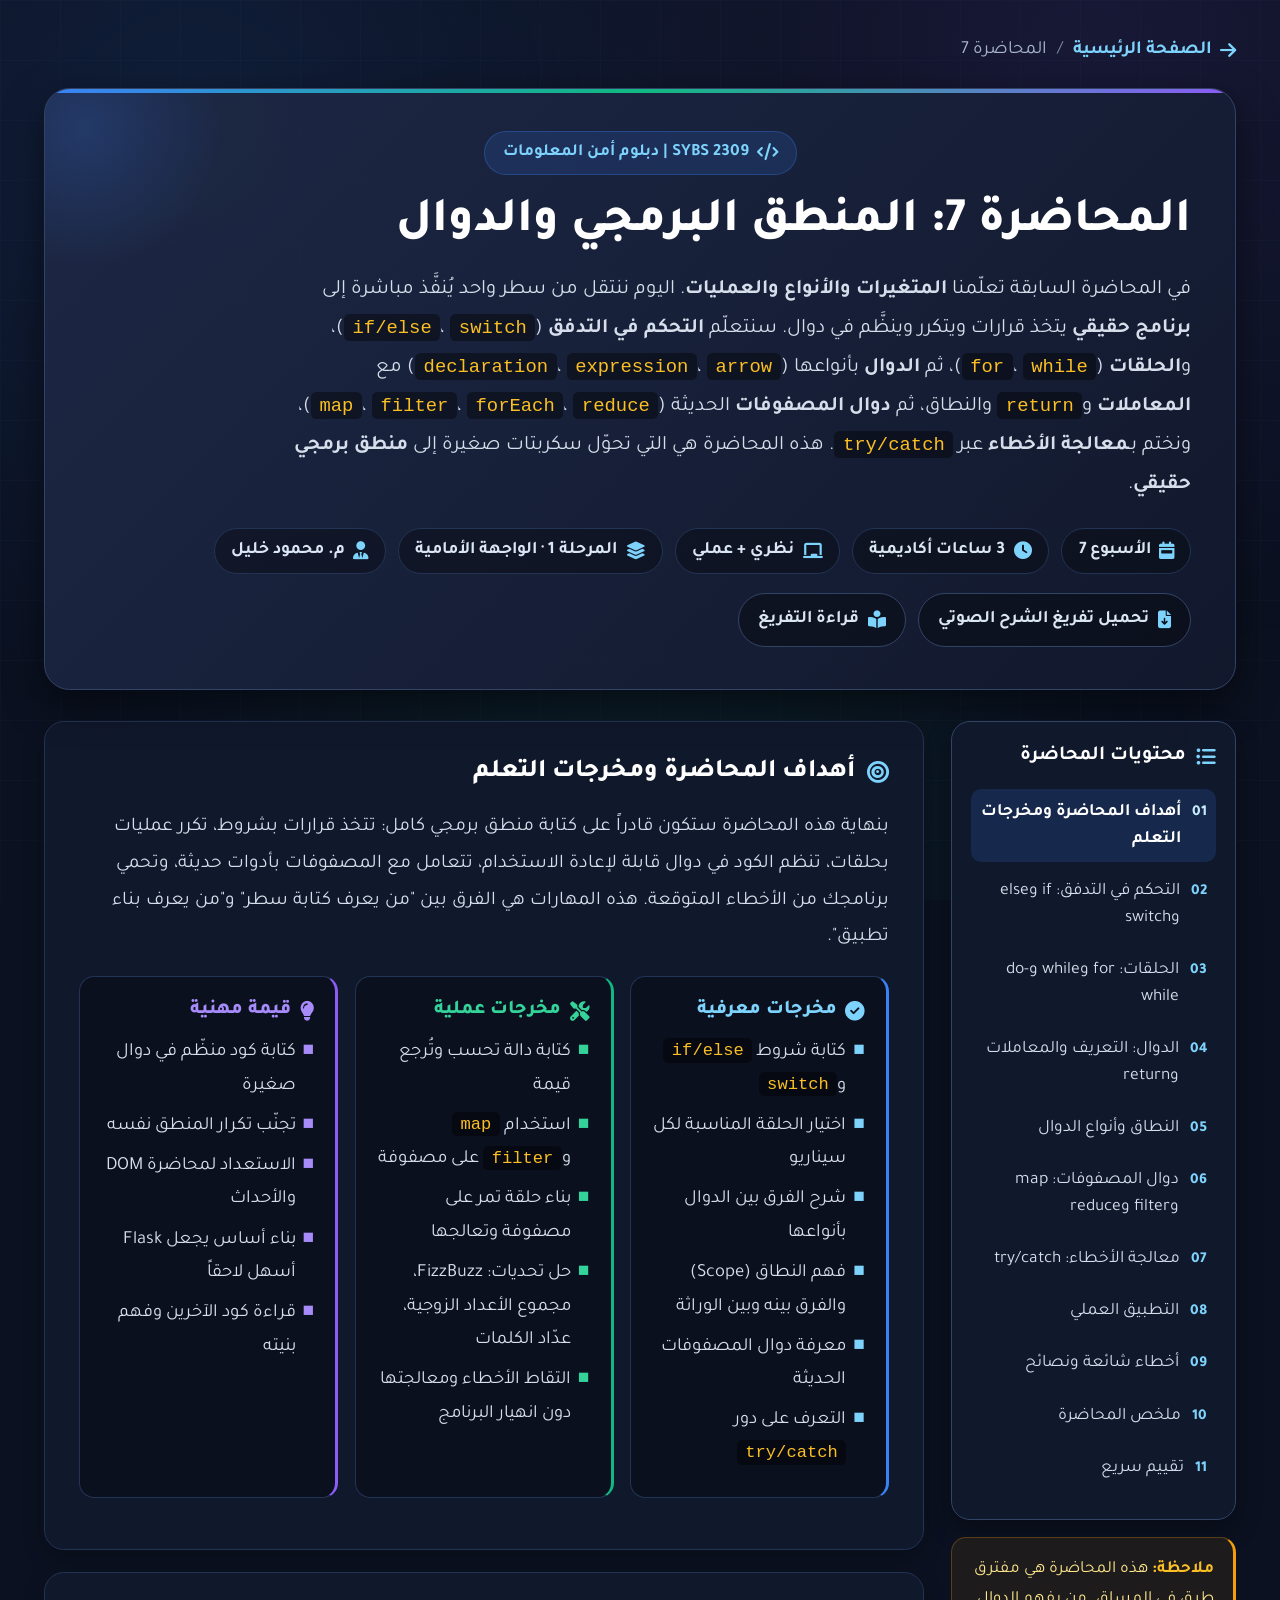
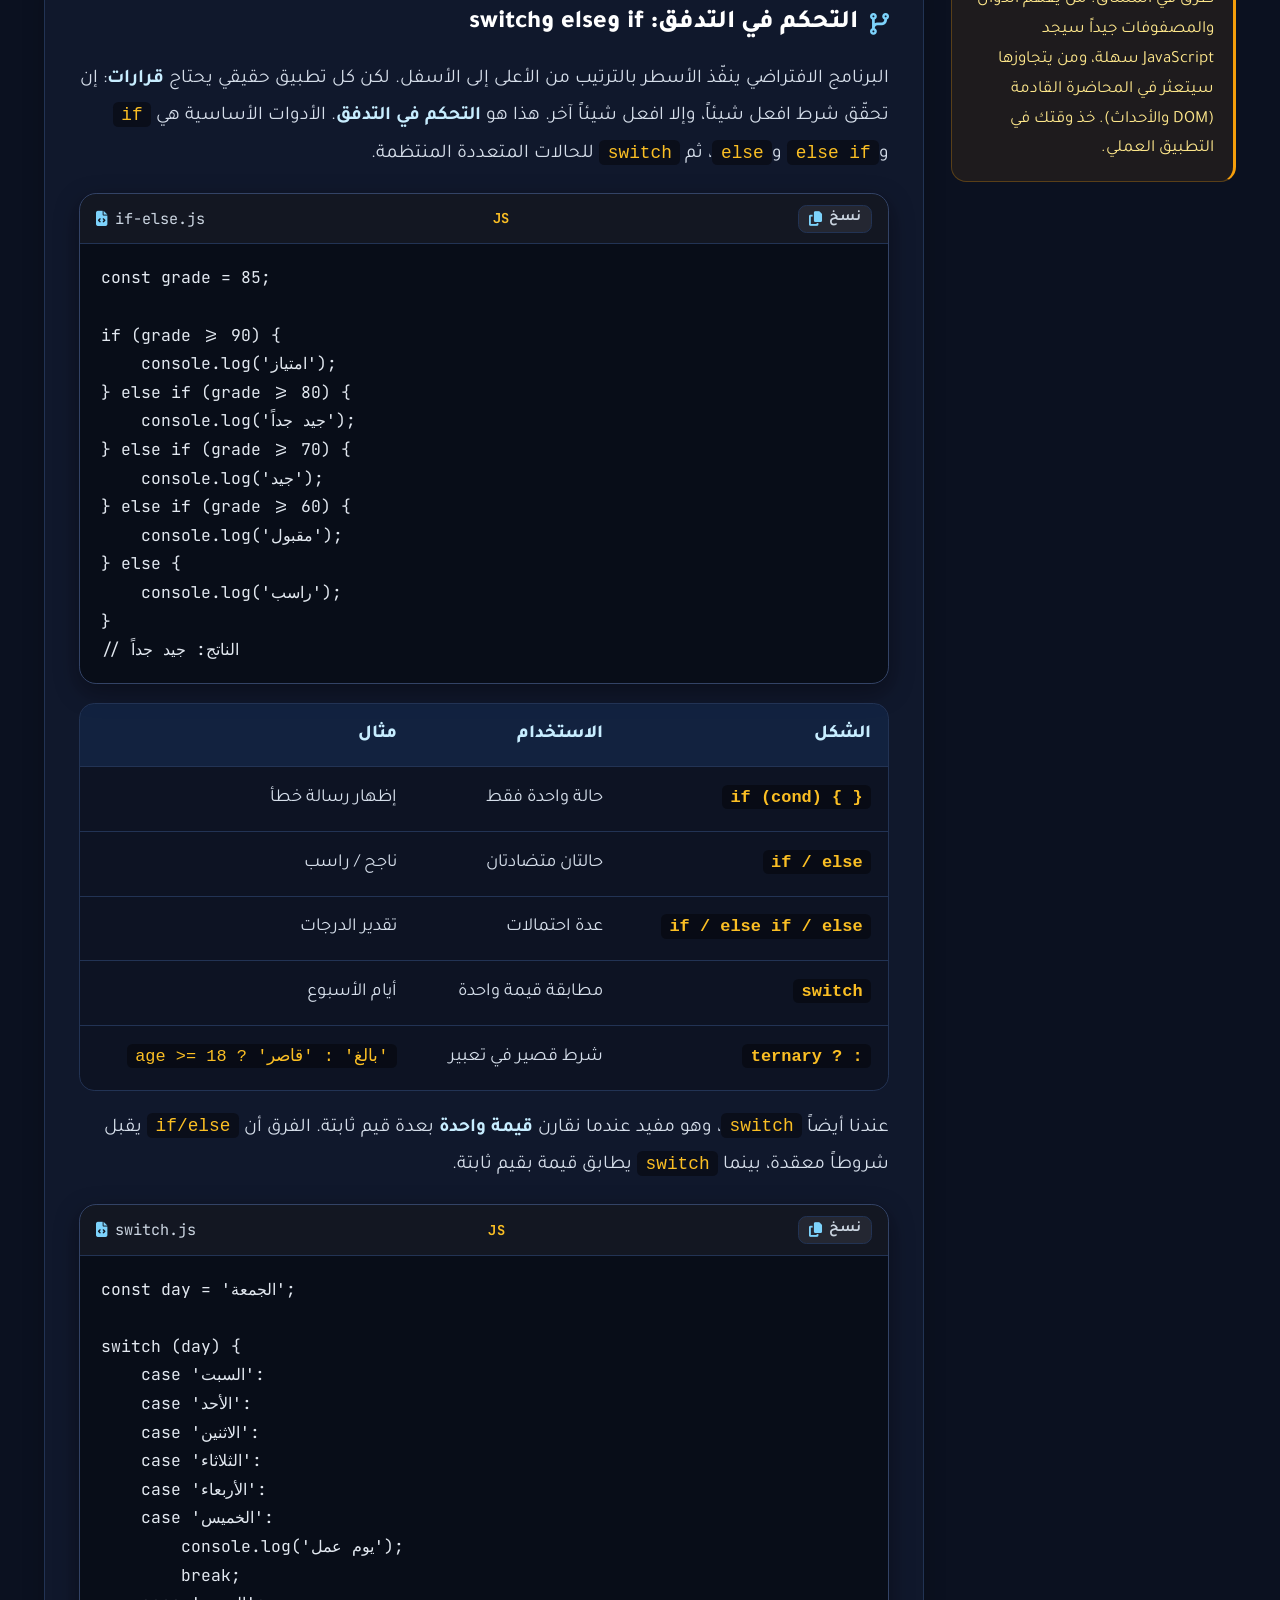
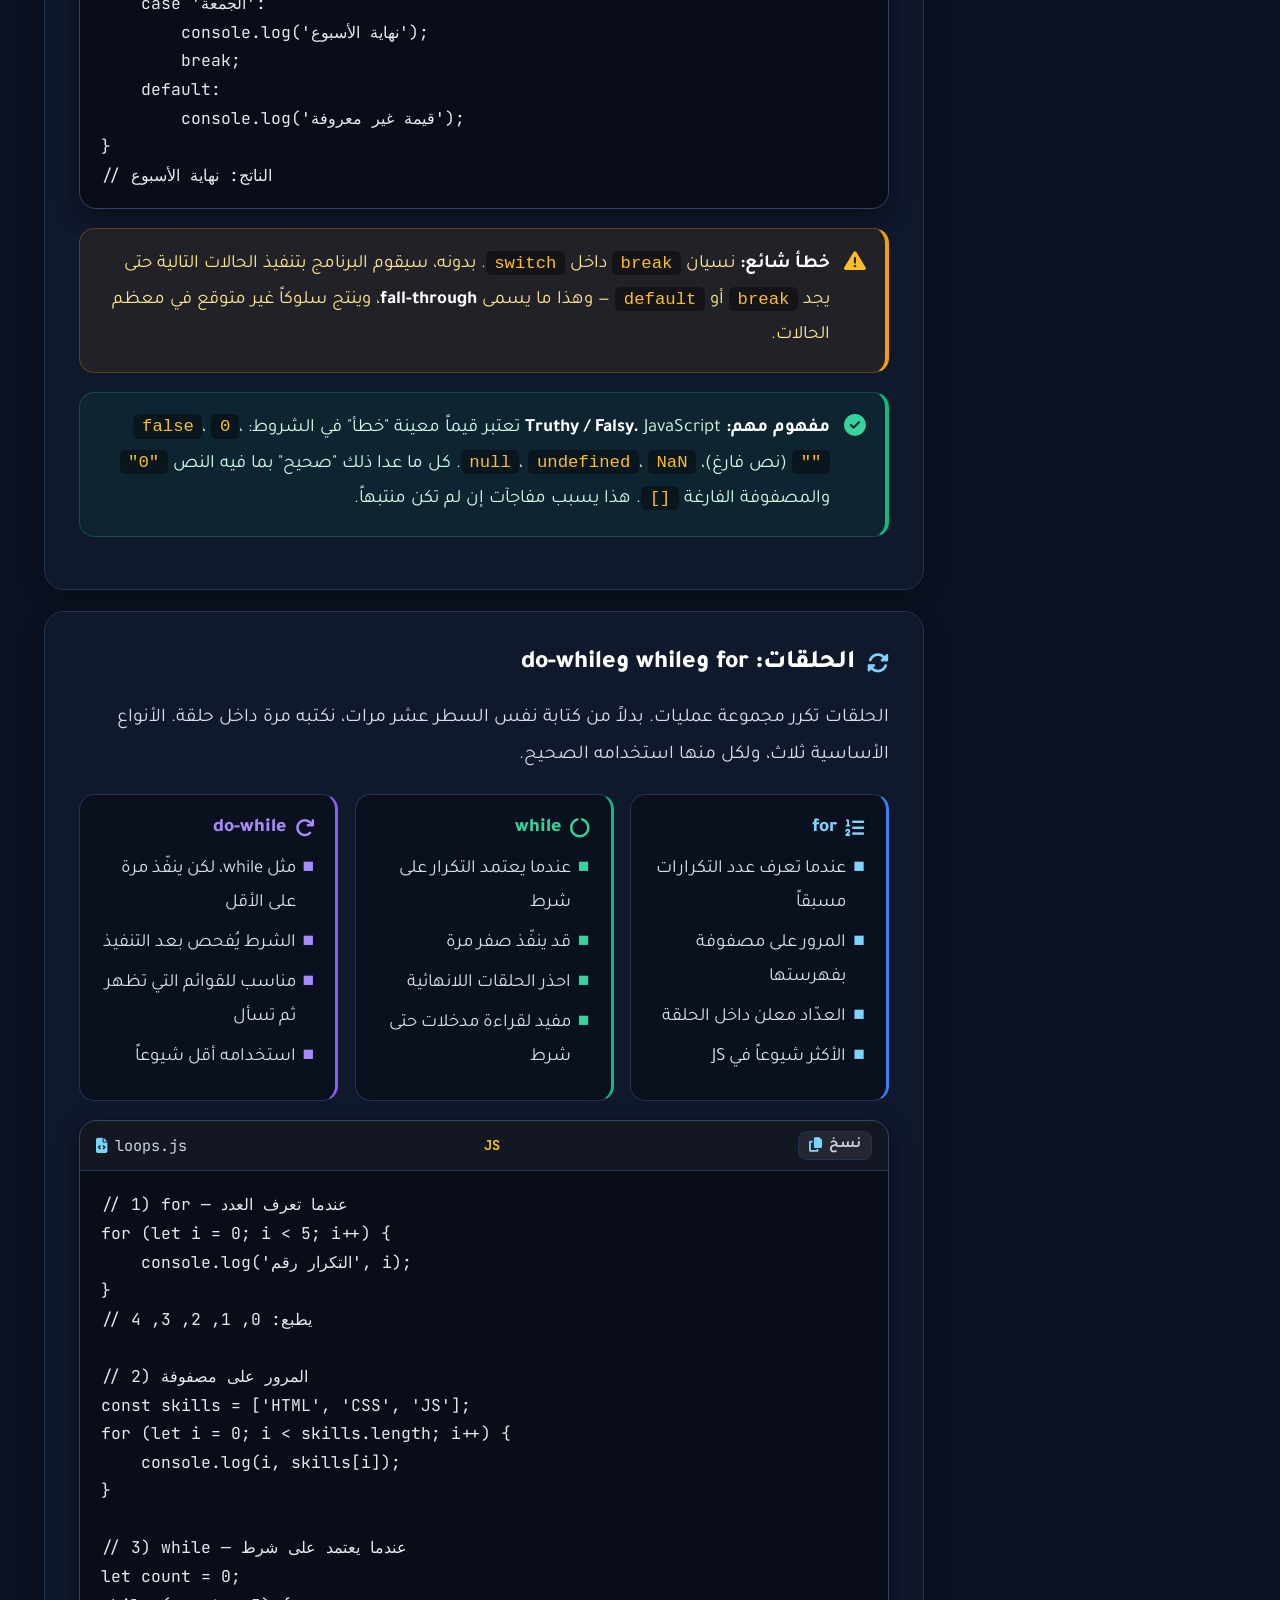
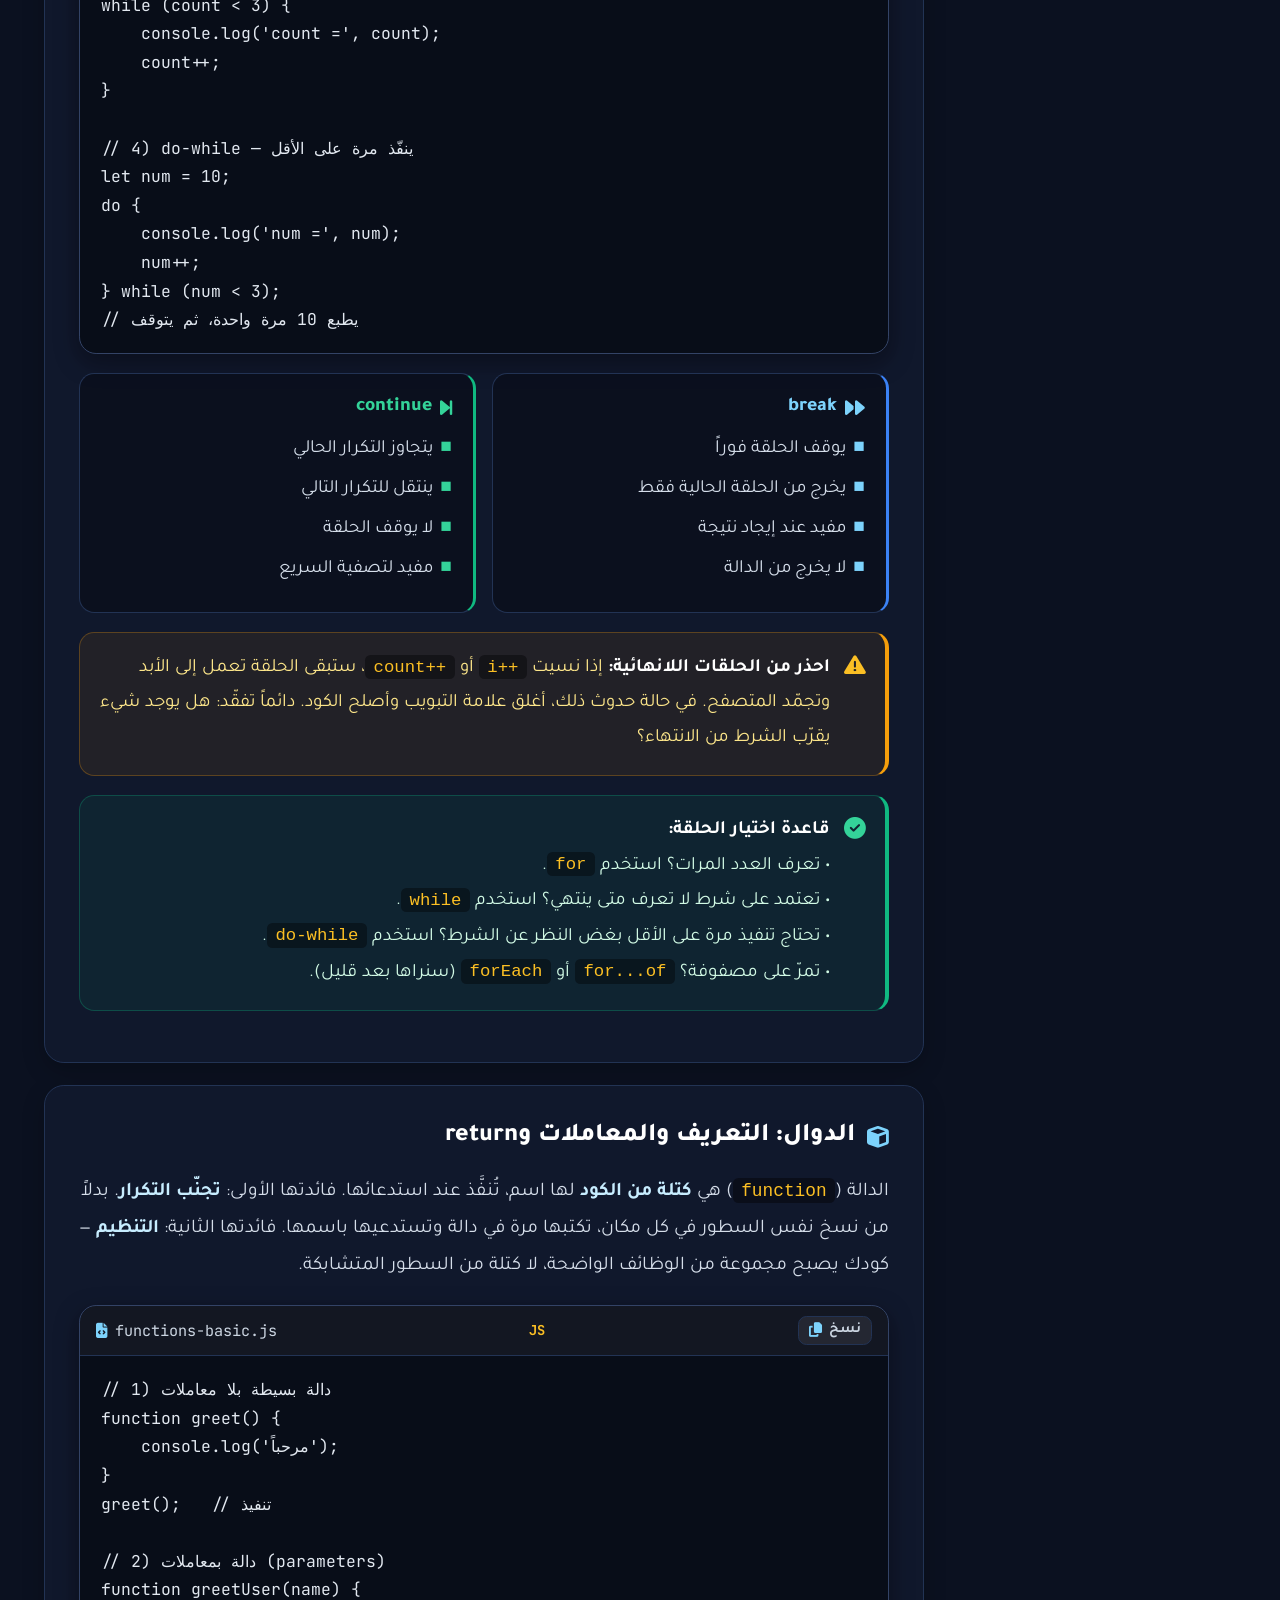
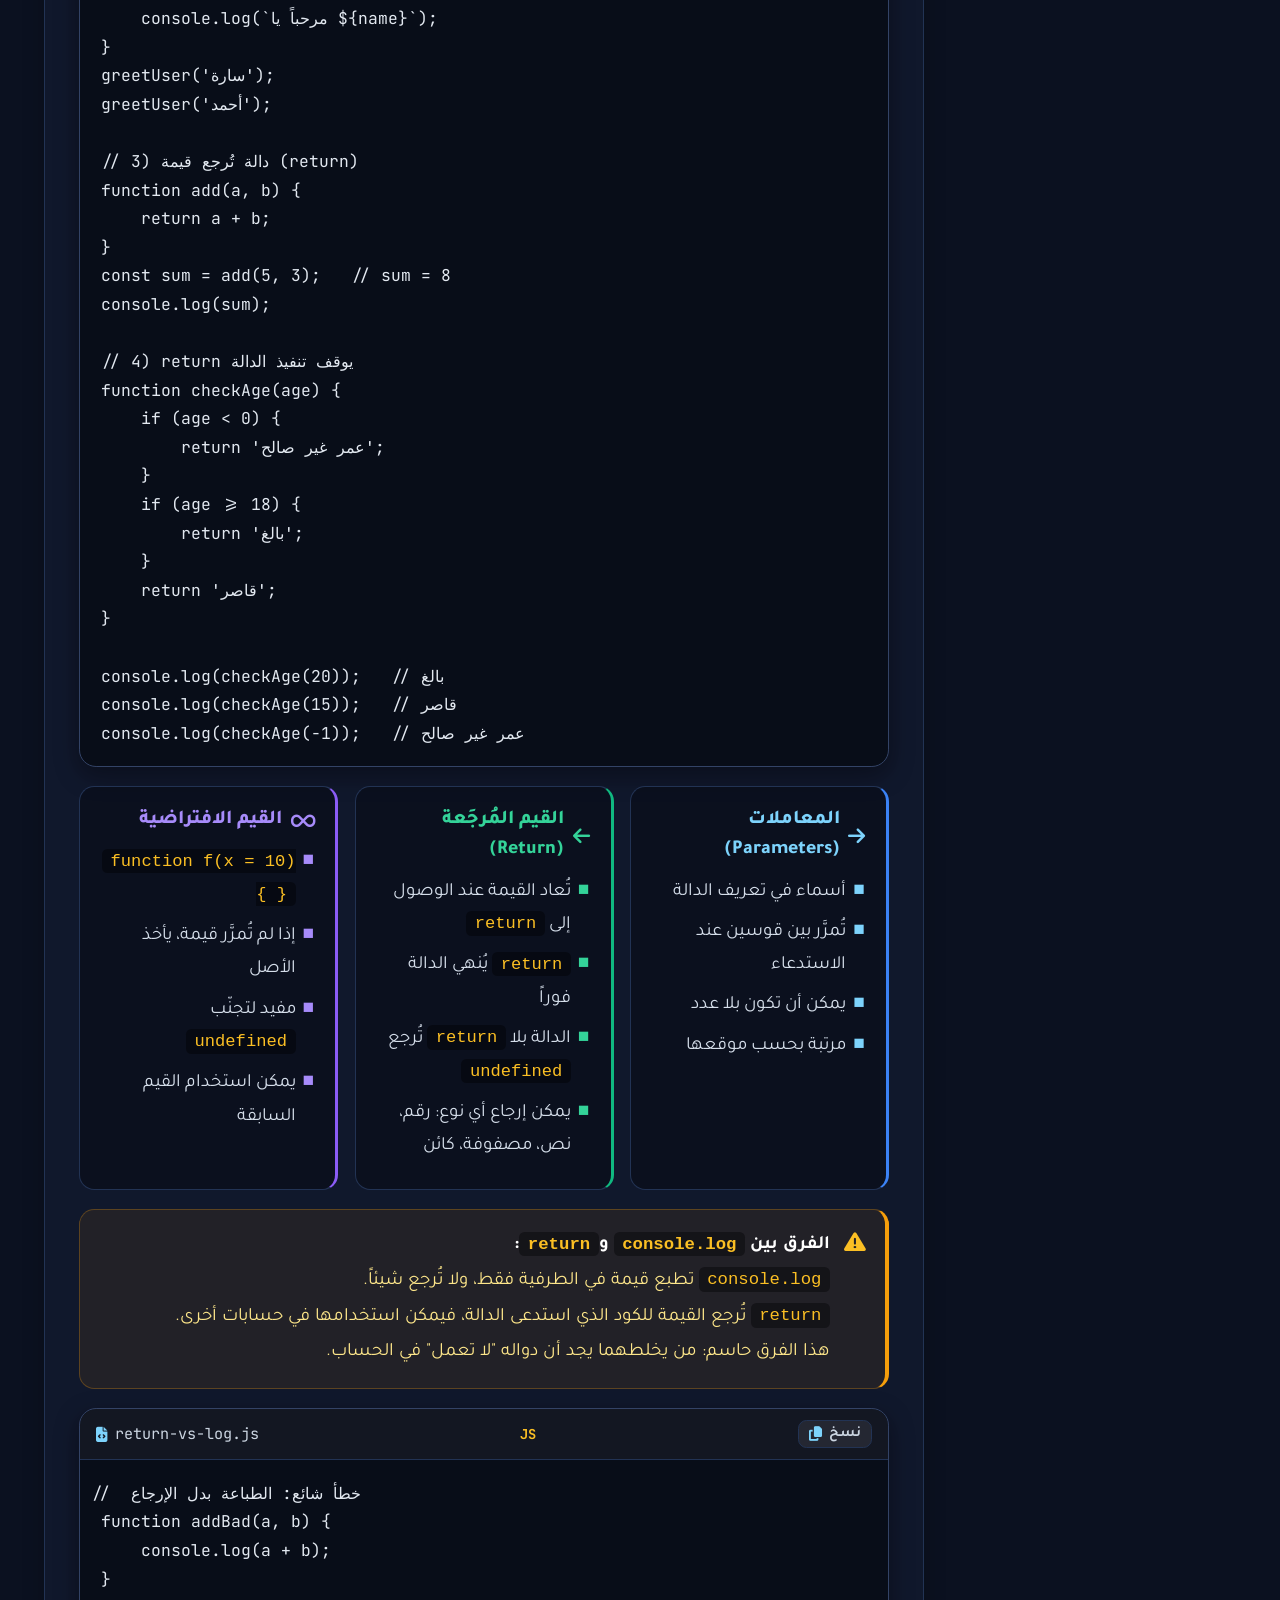
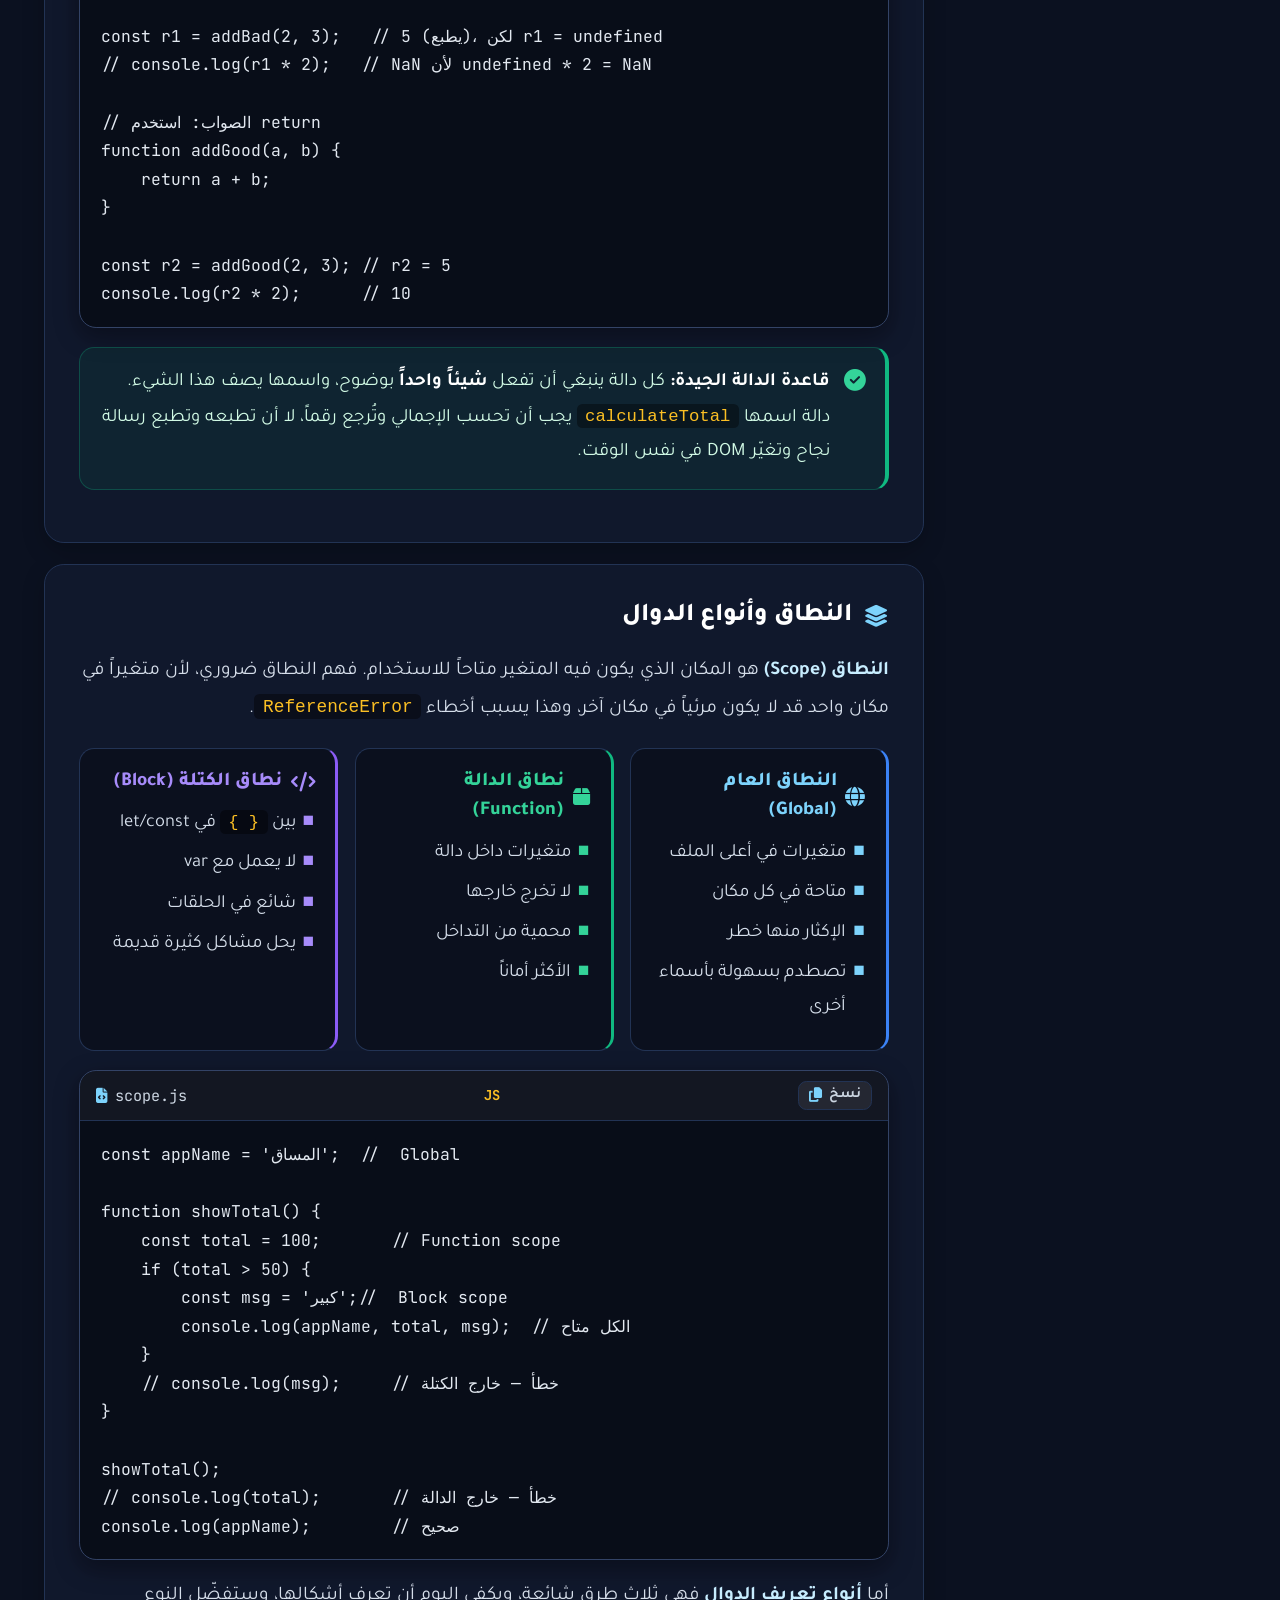
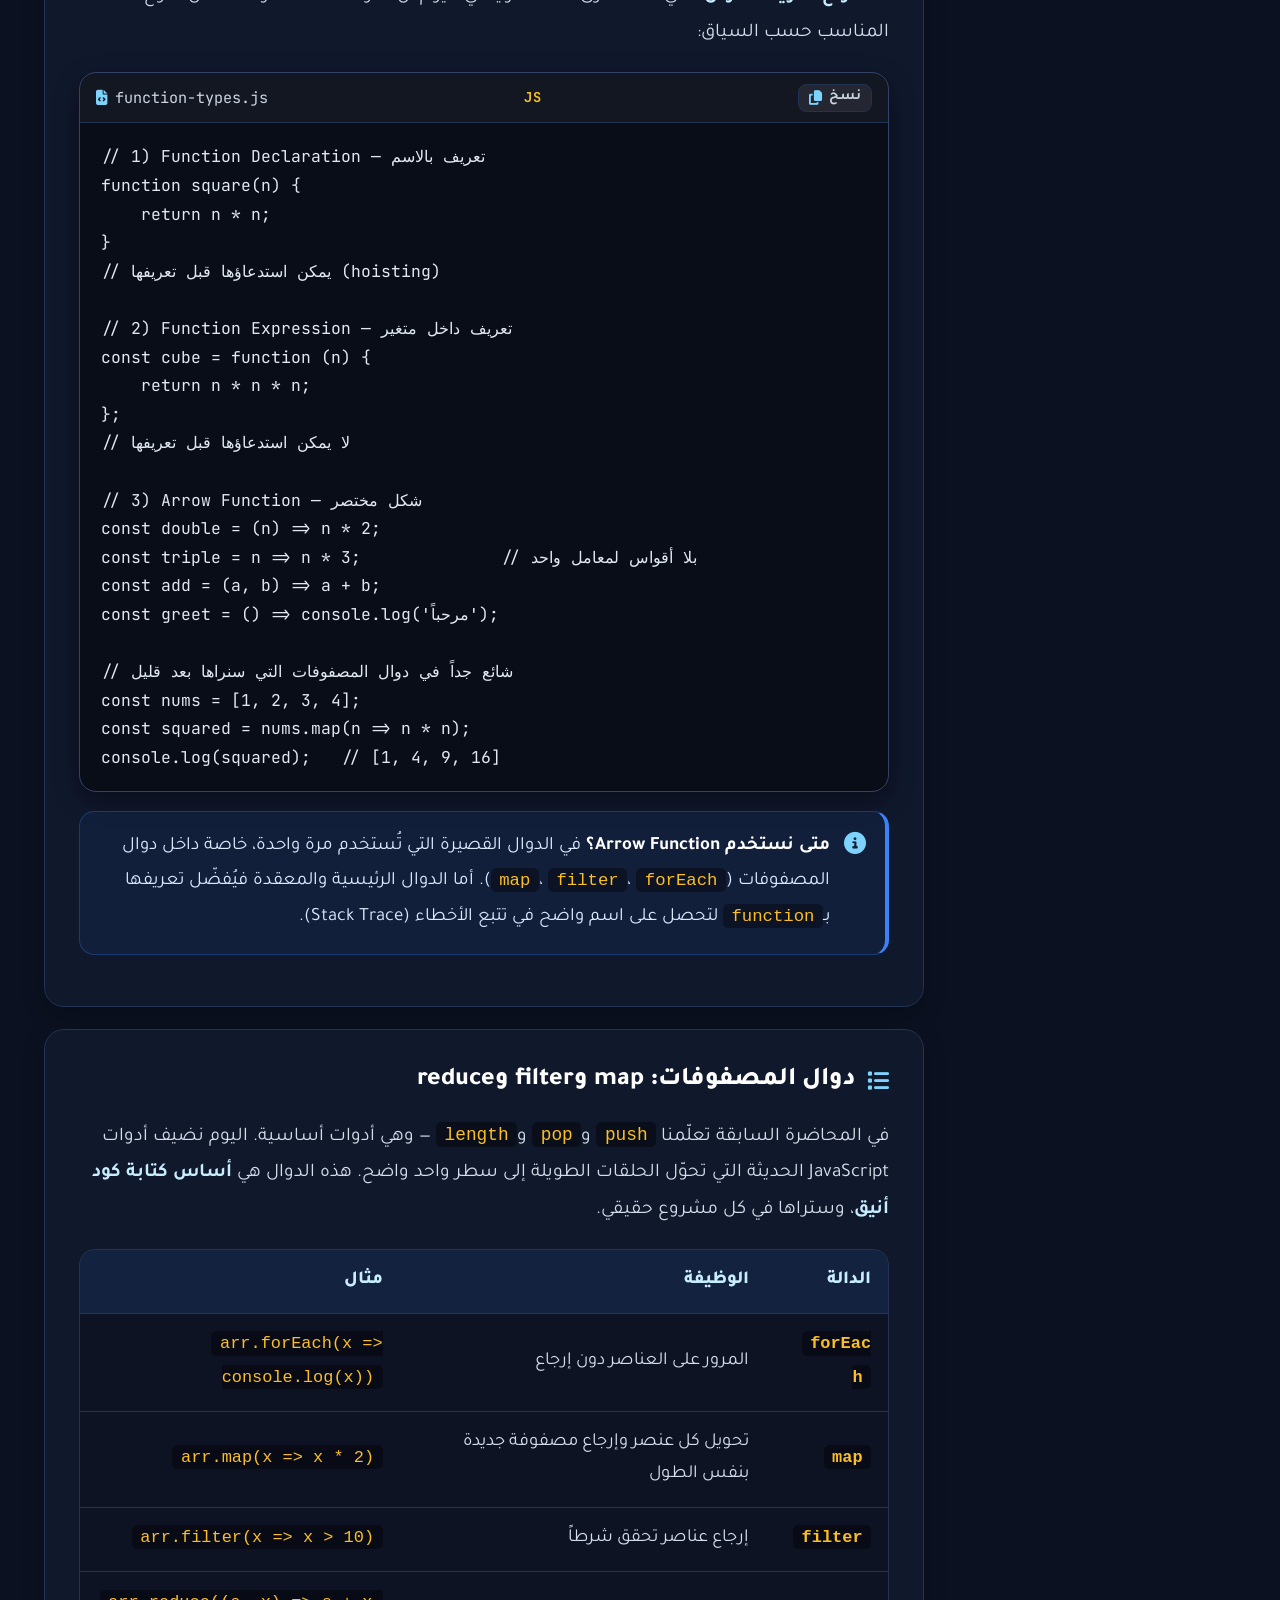
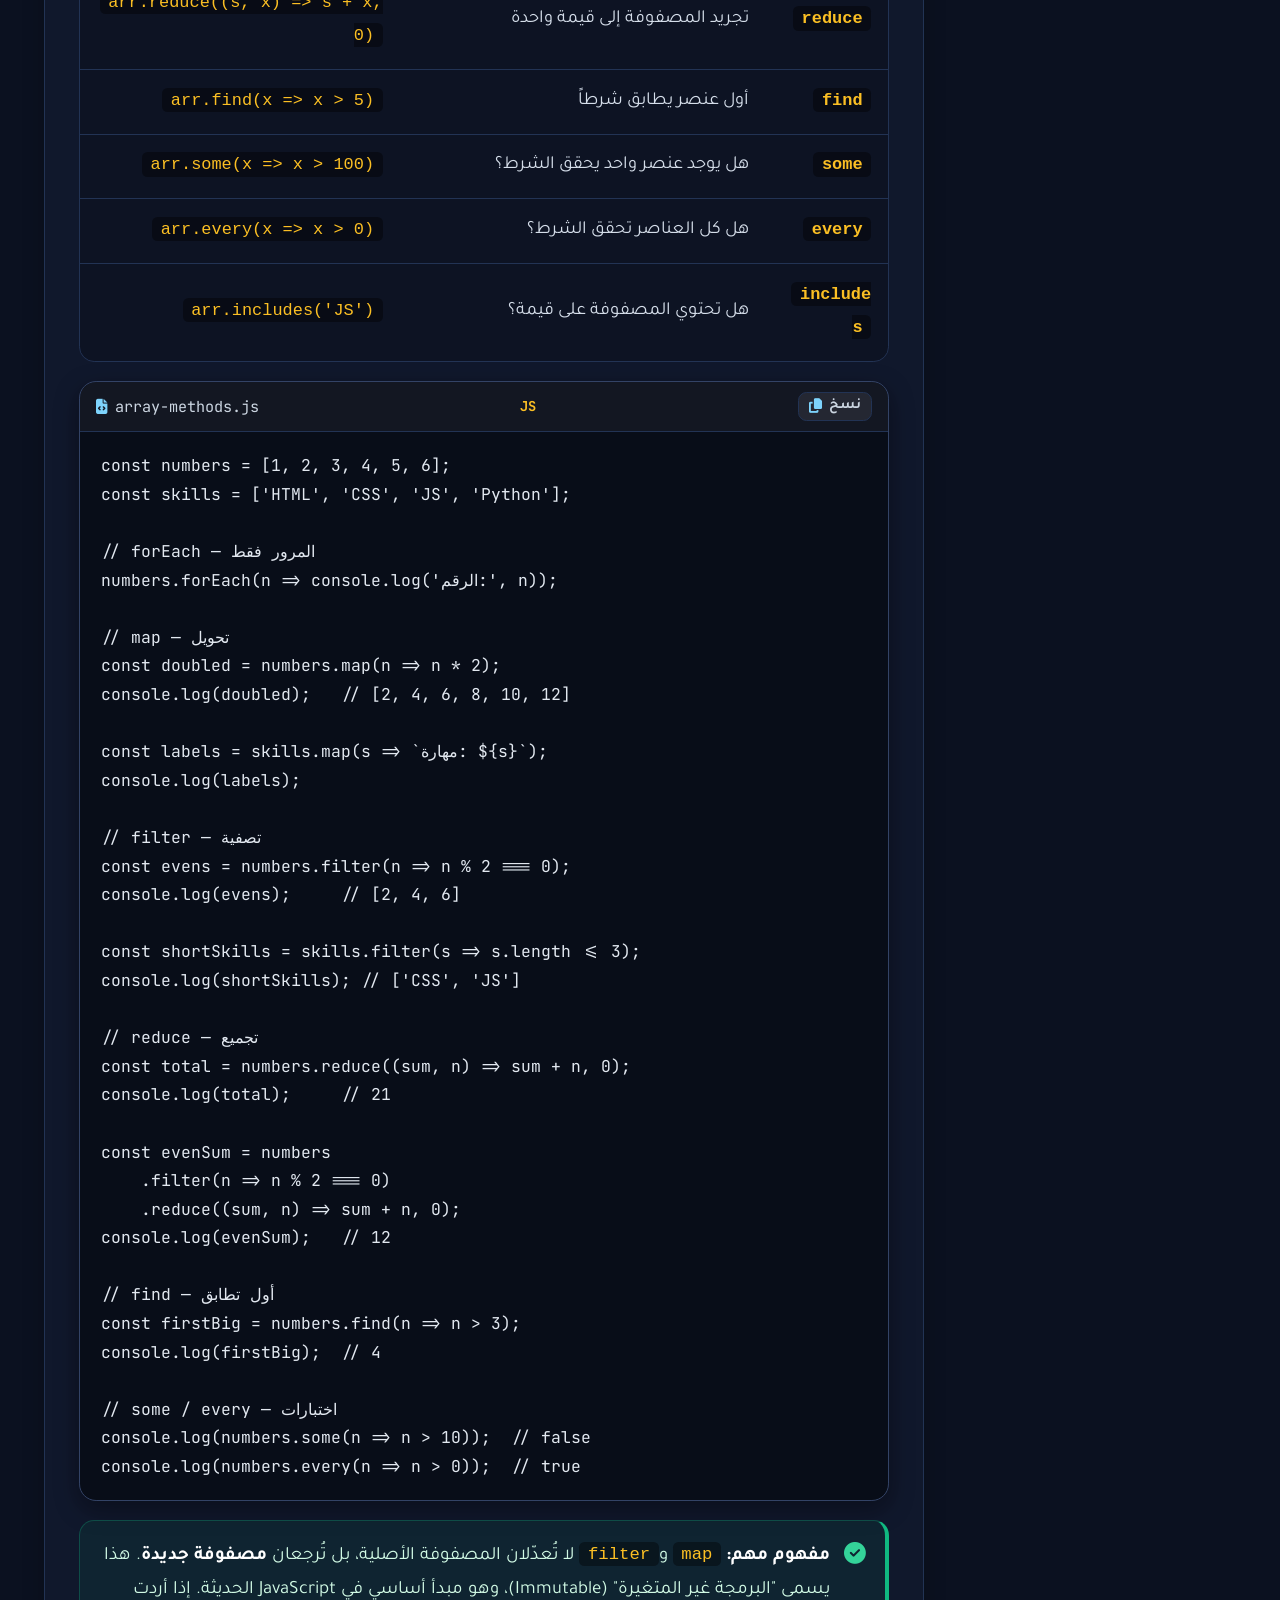
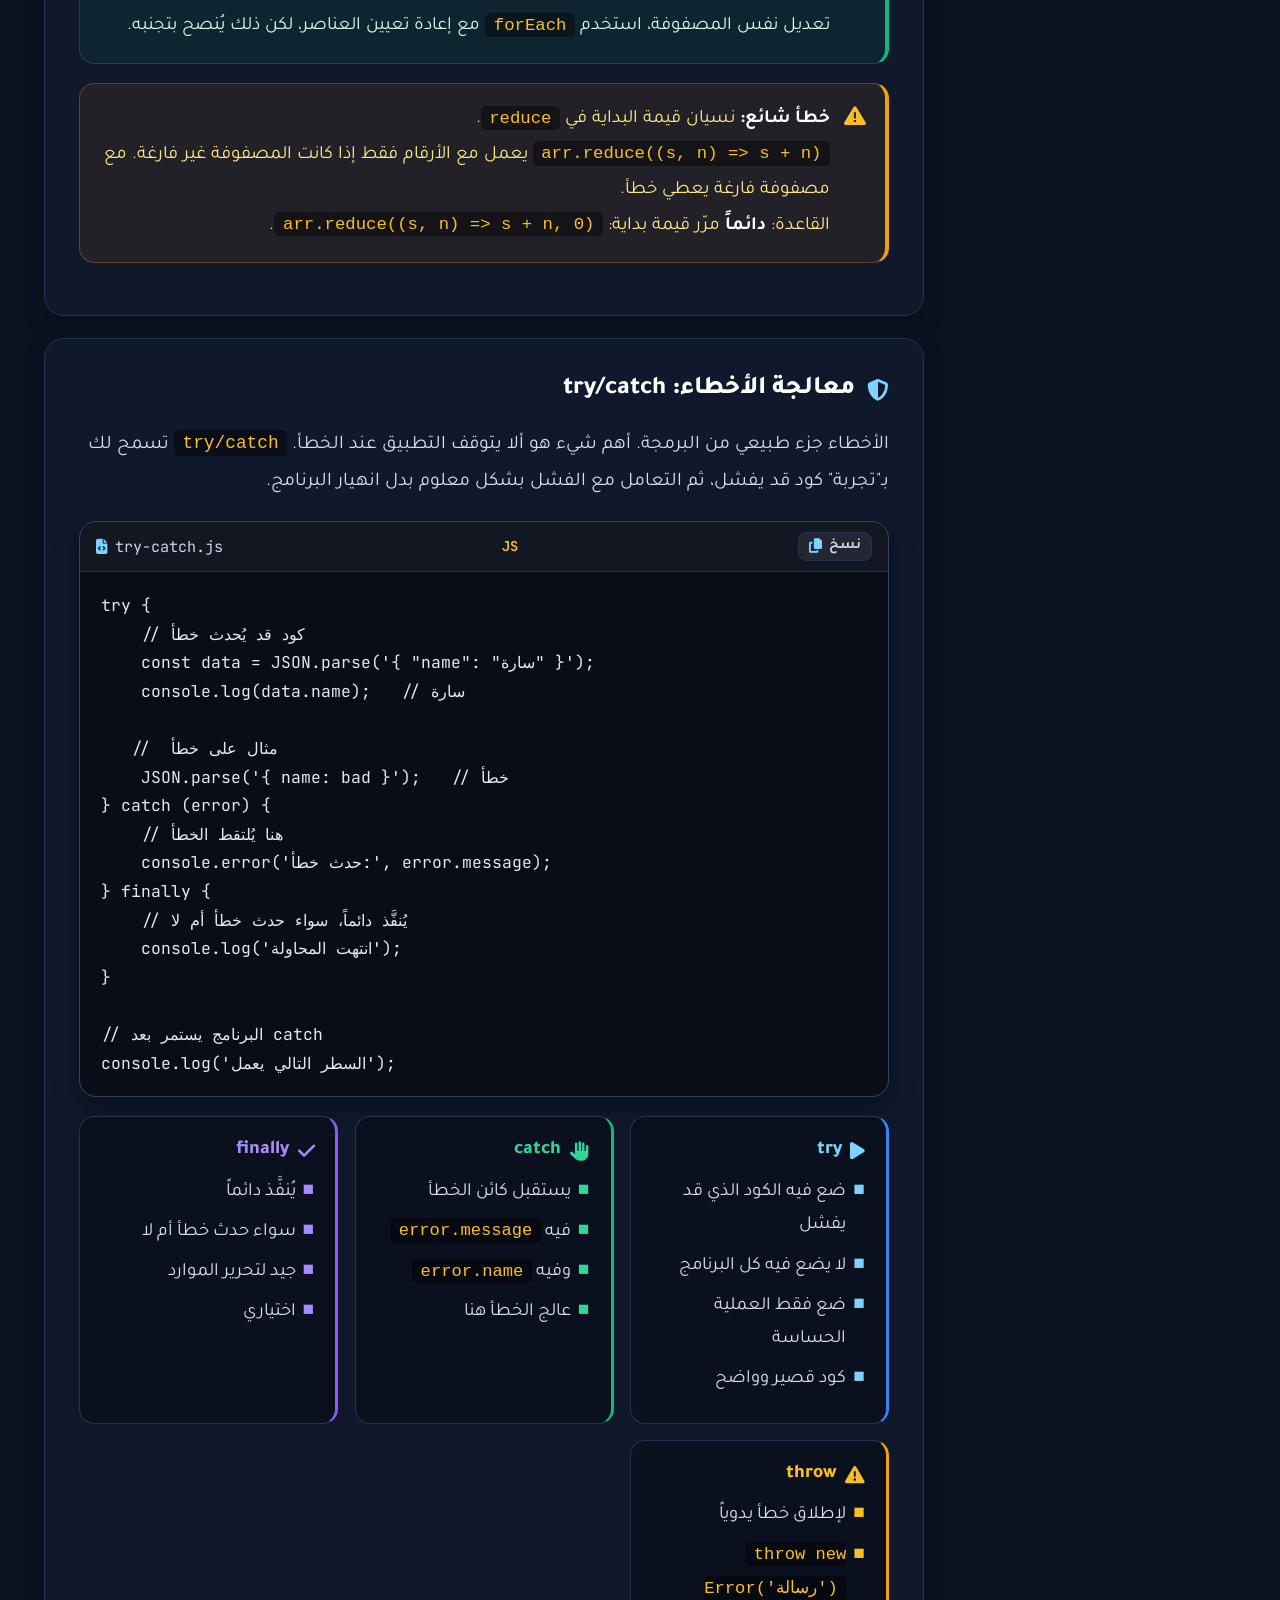
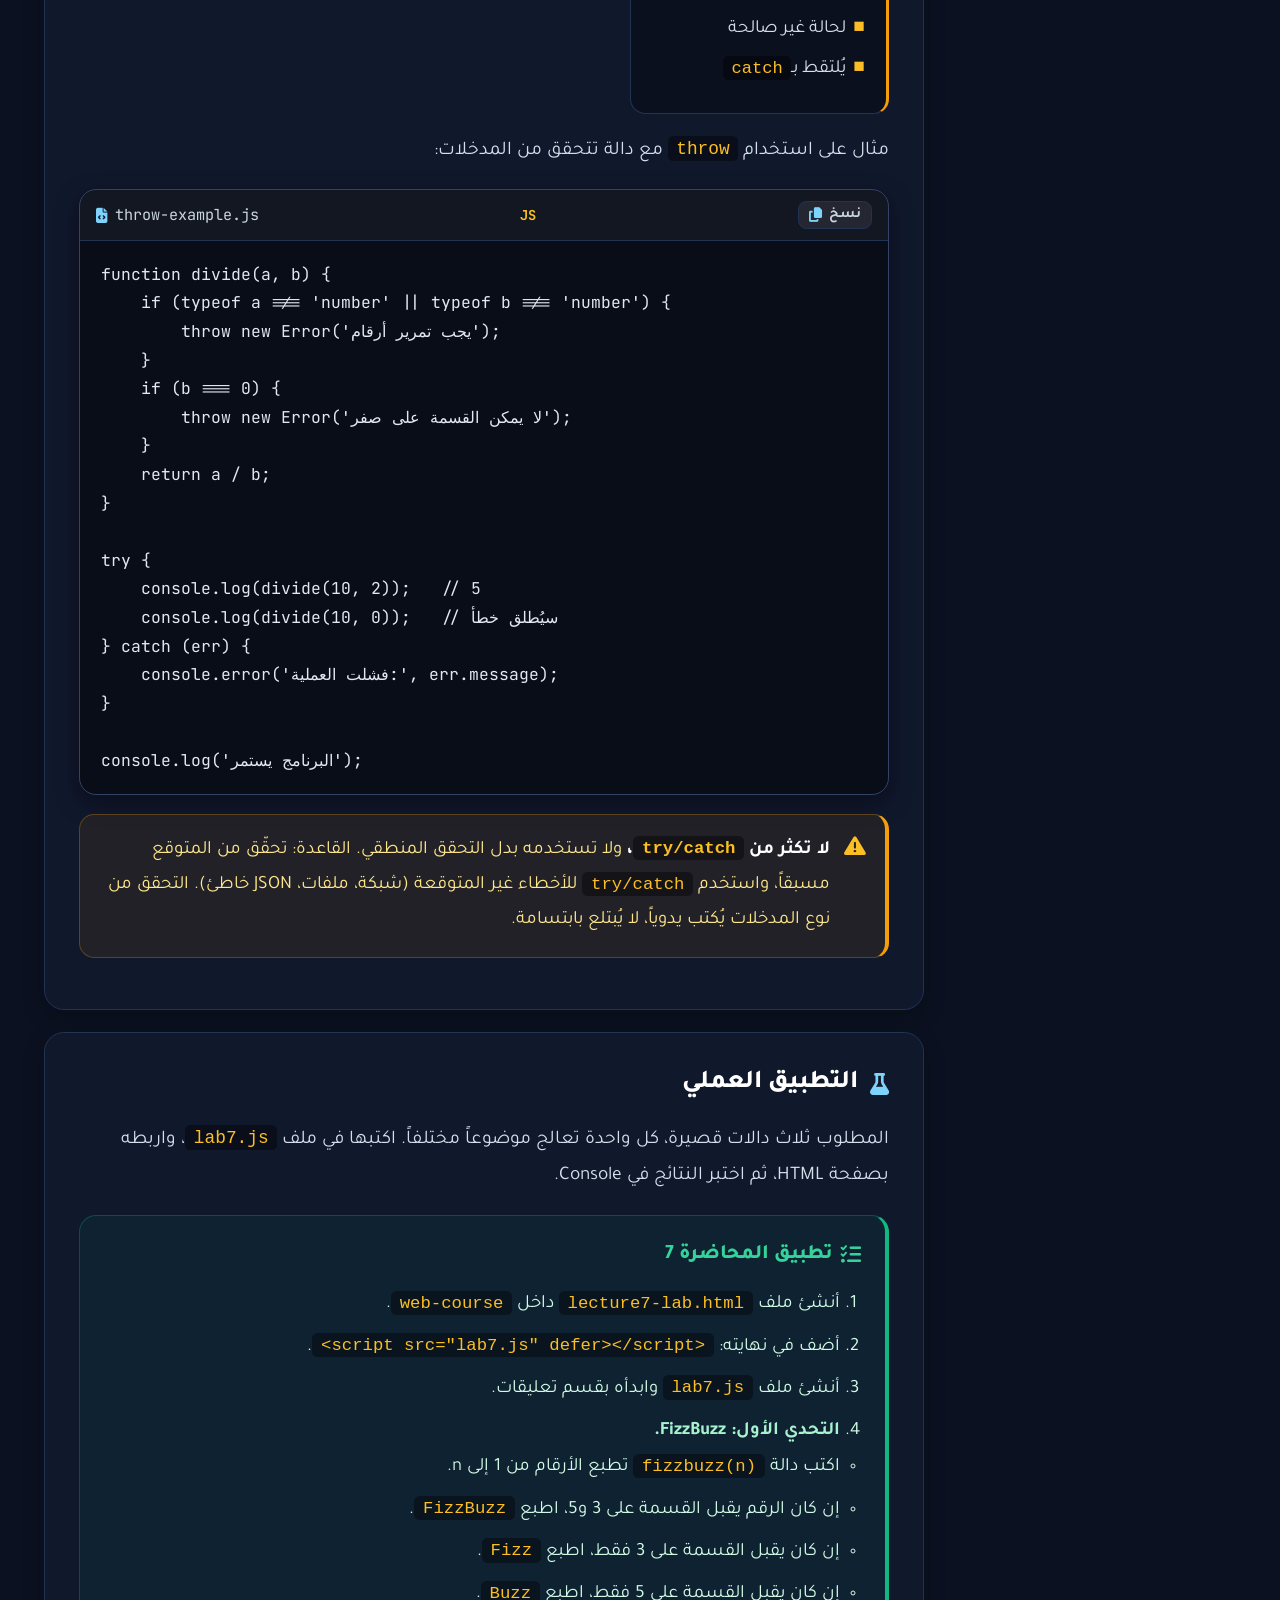
<file: lecture7.html>
<!DOCTYPE html>
<html lang="ar" dir="rtl">

<head>
    <meta charset="UTF-8">
    <meta name="viewport" content="width=device-width, initial-scale=1.0, user-scalable=yes">
    <title>المحاضرة 7 | المنطق البرمجي والدوال — SYBS 2309</title>
    <meta name="theme-color" content="#0b1120">
    <meta name="description"
        content="المحاضرة السابعة من مساق SYBS 2309: المنطق البرمجي والدوال — التحكم في التدفق (if/else, switch)، الحلقات (for, while, do-while)، الدوال (declaration, expression, arrow)، المصفوفات المتقدمة (map, filter, forEach, reduce)، ومعالجة الأخطاء بـ try/catch.">
    <link
        href="https://fonts.googleapis.com/css2?family=Tajawal:wght@400;500;700;800&family=JetBrains+Mono:wght@400;600&display=swap"
        rel="stylesheet">
    <link rel="stylesheet" href="https://cdnjs.cloudflare.com/ajax/libs/font-awesome/6.4.0/css/all.min.css">
    <link rel="stylesheet" href="style.css">
    <link rel="stylesheet" href="lecture.css">
    <link rel="icon"
        href="data:image/svg+xml,<svg xmlns='http://www.w3.org/2000/svg' viewBox='0 0 100 100'><text y='.9em' font-size='90'>🧠</text></svg>">
</head>

<body>
    <div class="bg-grid"></div>

    <a class="skip-link" href="#main-content">تجاوز إلى محتوى المحاضرة</a>

    <div class="container lecture-container">

        <!-- ================= BREADCRUMB ================= -->
        <nav class="breadcrumb" aria-label="مسار التنقل">
            <a href="index.html"><i class="fas fa-arrow-right"></i> الصفحة الرئيسية</a>
            <span aria-hidden="true">/</span>
            <span aria-current="page">المحاضرة 7</span>
        </nav>

        <!-- ================= LECTURE HERO ================= -->
        <header class="lecture-hero" id="top">
            <div class="course-badge">
                <i class="fas fa-code"></i> SYBS 2309 | دبلوم أمن المعلومات
            </div>
            <h1>المحاضرة 7: المنطق البرمجي والدوال</h1>
            <p class="lecture-lead">
                في المحاضرة السابقة تعلّمنا <strong>المتغيرات والأنواع والعمليات</strong>.
                اليوم ننتقل من سطر واحد يُنفَّذ مباشرة إلى <strong>برنامج حقيقي</strong> يتخذ قرارات
                ويتكرر وينظَّم في دوال. سنتعلّم <strong>التحكم في التدفق</strong>
                (<code>if/else</code>، <code>switch</code>)، و<strong>الحلقات</strong>
                (<code>for</code>، <code>while</code>)، ثم <strong>الدوال</strong> بأنواعها
                (<code>declaration</code>، <code>expression</code>، <code>arrow</code>) مع
                <strong>المعاملات</strong> و<code>return</code> والنطاق، ثم
                <strong>دوال المصفوفات</strong> الحديثة (<code>map</code>، <code>filter</code>،
                <code>forEach</code>، <code>reduce</code>)، ونختم بـ<strong>معالجة الأخطاء</strong>
                عبر <code>try/catch</code>. هذه المحاضرة هي التي تحوّل سكربتات صغيرة إلى
                <strong>منطق برمجي حقيقي</strong>.
            </p>
            <div class="lecture-meta">
                <span><i class="fas fa-calendar-week"></i> الأسبوع 7</span>
                <span><i class="fas fa-clock"></i> 3 ساعات أكاديمية</span>
                <span><i class="fas fa-chalkboard"></i> نظري + عملي</span>
                <span><i class="fas fa-layer-group"></i> المرحلة 1 · الواجهة الأمامية</span>
                <span><i class="fas fa-user-tie"></i> م. محمود خليل</span>
            </div>
            <div class="lecture-tools">
                <a class="tool-btn" href="script7.txt" download>
                    <i class="fas fa-file-arrow-down"></i> تحميل تفريغ الشرح الصوتي
                </a>
                <a class="tool-btn" href="script7.txt" target="_blank" rel="noopener">
                    <i class="fas fa-book-open-reader"></i> قراءة التفريغ
                </a>
            </div>
        </header>

        <div class="lecture-layout">

            <!-- ================= ASIDE / TOC ================= -->
            <aside class="lecture-aside" aria-label="محتويات المحاضرة">
                <nav class="toc-card" aria-labelledby="toc-title">
                    <h2 id="toc-title"><i class="fas fa-list-ul"></i> محتويات المحاضرة</h2>
                    <ol class="toc-list">
                        <li><a href="#objectives">أهداف المحاضرة ومخرجات التعلم</a></li>
                        <li><a href="#flow-control">التحكم في التدفق: if وelse وswitch</a></li>
                        <li><a href="#loops">الحلقات: for وwhile وdo-while</a></li>
                        <li><a href="#functions">الدوال: التعريف والمعاملات وreturn</a></li>
                        <li><a href="#scope">النطاق وأنواع الدوال</a></li>
                        <li><a href="#array-methods">دوال المصفوفات: map وfilter وreduce</a></li>
                        <li><a href="#error-handling">معالجة الأخطاء: try/catch</a></li>
                        <li><a href="#lab">التطبيق العملي</a></li>
                        <li><a href="#mistakes">أخطاء شائعة ونصائح</a></li>
                        <li><a href="#summary">ملخص المحاضرة</a></li>
                        <li><a href="#quick-check">تقييم سريع</a></li>
                    </ol>
                </nav>

                <div class="aside-note">
                    <strong>ملاحظة:</strong> هذه المحاضرة هي مفترق طرق في المساق. من يفهم
                    الدوال والمصفوفات جيداً سيجد JavaScript سهلة، ومن يتجاوزها سيتعثر في المحاضرة
                    القادمة (DOM والأحداث). خذ وقتك في التطبيق العملي.
                </div>
            </aside>

            <!-- ================= MAIN ================= -->
            <main id="main-content" class="lecture-main">

                <!-- Objectives -->
                <section class="lecture-section" id="objectives" aria-labelledby="objectives-title">
                    <h2 class="section-title" id="objectives-title">
                        <i class="fas fa-bullseye"></i> أهداف المحاضرة ومخرجات التعلم
                    </h2>
                    <p>
                        بنهاية هذه المحاضرة ستكون قادراً على كتابة منطق برمجي كامل: تتخذ قرارات
                        بشروط، تكرر عمليات بحلقات، تنظم الكود في دوال قابلة لإعادة الاستخدام،
                        تتعامل مع المصفوفات بأدوات حديثة، وتحمي برنامجك من الأخطاء المتوقعة.
                        هذه المهارات هي الفرق بين "من يعرف كتابة سطر" و"من يعرف بناء تطبيق".
                    </p>
                    <div class="concept-grid">
                        <div class="concept-card">
                            <h3><i class="fas fa-check-circle"></i> مخرجات معرفية</h3>
                            <ul>
                                <li>كتابة شروط <code>if/else</code> و<code>switch</code></li>
                                <li>اختيار الحلقة المناسبة لكل سيناريو</li>
                                <li>شرح الفرق بين الدوال بأنواعها</li>
                                <li>فهم النطاق (Scope) والفرق بينه وبين الوراثة</li>
                                <li>معرفة دوال المصفوفات الحديثة</li>
                                <li>التعرف على دور <code>try/catch</code></li>
                            </ul>
                        </div>
                        <div class="concept-card green">
                            <h3><i class="fas fa-tools"></i> مخرجات عملية</h3>
                            <ul>
                                <li>كتابة دالة تحسب وتُرجع قيمة</li>
                                <li>استخدام <code>map</code> و<code>filter</code> على مصفوفة</li>
                                <li>بناء حلقة تمر على مصفوفة وتعالجها</li>
                                <li>حل تحديات: FizzBuzz، مجموع الأعداد الزوجية، عدّاد الكلمات</li>
                                <li>التقاط الأخطاء ومعالجتها دون انهيار البرنامج</li>
                            </ul>
                        </div>
                        <div class="concept-card violet">
                            <h3><i class="fas fa-lightbulb"></i> قيمة مهنية</h3>
                            <ul>
                                <li>كتابة كود منظّم في دوال صغيرة</li>
                                <li>تجنّب تكرار المنطق نفسه</li>
                                <li>الاستعداد لمحاضرة DOM والأحداث</li>
                                <li>بناء أساس يجعل Flask أسهل لاحقاً</li>
                                <li>قراءة كود الآخرين وفهم بنيته</li>
                            </ul>
                        </div>
                    </div>
                </section>

                <!-- Flow control -->
                <section class="lecture-section" id="flow-control" aria-labelledby="flow-control-title">
                    <h2 class="section-title" id="flow-control-title">
                        <i class="fas fa-code-branch"></i> التحكم في التدفق: if وelse وswitch
                    </h2>
                    <p>
                        البرنامج الافتراضي ينفّذ الأسطر بالترتيب من الأعلى إلى الأسفل. لكن
                        كل تطبيق حقيقي يحتاج <strong>قرارات</strong>: إن تحقّق شرط افعل شيئاً،
                        وإلا افعل شيئاً آخر. هذا هو <strong>التحكم في التدفق</strong>. الأدوات
                        الأساسية هي <code>if</code> و<code>else if</code> و<code>else</code>،
                        ثم <code>switch</code> للحالات المتعددة المنتظمة.
                    </p>

                    <div class="code-window">
                        <div class="code-head">
                            <span><i class="fas fa-file-code"></i> if-else.js</span>
                            <span class="code-lang">JS</span>
                        </div>
                        <pre><code>const grade = 85;

if (grade >= 90) {
    console.log('امتياز');
} else if (grade >= 80) {
    console.log('جيد جداً');
} else if (grade >= 70) {
    console.log('جيد');
} else if (grade >= 60) {
    console.log('مقبول');
} else {
    console.log('راسب');
}
// الناتج: جيد جداً</code></pre>
                    </div>

                    <div class="table-wrap">
                        <table class="compare-table">
                            <thead>
                                <tr>
                                    <th>الشكل</th>
                                    <th>الاستخدام</th>
                                    <th>مثال</th>
                                </tr>
                            </thead>
                            <tbody>
                                <tr>
                                    <td><code>if (cond) { }</code></td>
                                    <td>حالة واحدة فقط</td>
                                    <td>إظهار رسالة خطأ</td>
                                </tr>
                                <tr>
                                    <td><code>if / else</code></td>
                                    <td>حالتان متضادتان</td>
                                    <td>ناجح / راسب</td>
                                </tr>
                                <tr>
                                    <td><code>if / else if / else</code></td>
                                    <td>عدة احتمالات</td>
                                    <td>تقدير الدرجات</td>
                                </tr>
                                <tr>
                                    <td><code>switch</code></td>
                                    <td>مطابقة قيمة واحدة</td>
                                    <td>أيام الأسبوع</td>
                                </tr>
                                <tr>
                                    <td><code>ternary ? :</code></td>
                                    <td>شرط قصير في تعبير</td>
                                    <td><code>age &gt;= 18 ? 'بالغ' : 'قاصر'</code></td>
                                </tr>
                            </tbody>
                        </table>
                    </div>

                    <p>
                        عندنا أيضاً <code>switch</code>، وهو مفيد عندما نقارن <strong>قيمة
                        واحدة</strong> بعدة قيم ثابتة. الفرق أن <code>if/else</code> يقبل
                        شروطاً معقدة، بينما <code>switch</code> يطابق قيمة بقيم ثابتة.
                    </p>

                    <div class="code-window">
                        <div class="code-head">
                            <span><i class="fas fa-file-code"></i> switch.js</span>
                            <span class="code-lang">JS</span>
                        </div>
                        <pre><code>const day = 'الجمعة';

switch (day) {
    case 'السبت':
    case 'الأحد':
    case 'الاثنين':
    case 'الثلاثاء':
    case 'الأربعاء':
    case 'الخميس':
        console.log('يوم عمل');
        break;
    case 'الجمعة':
        console.log('نهاية الأسبوع');
        break;
    default:
        console.log('قيمة غير معروفة');
}
// الناتج: نهاية الأسبوع</code></pre>
                    </div>

                    <div class="callout warn">
                        <i class="fas fa-triangle-exclamation"></i>
                        <div>
                            <strong>خطأ شائع:</strong> نسيان <code>break</code> داخل
                            <code>switch</code>. بدونه، سيقوم البرنامج بتنفيذ الحالات التالية
                            حتى يجد <code>break</code> أو <code>default</code> — وهذا ما يسمى
                            <strong>fall-through</strong>، وينتج سلوكاً غير متوقع في معظم الحالات.
                        </div>
                    </div>

                    <div class="callout success">
                        <i class="fas fa-circle-check"></i>
                        <div>
                            <strong>مفهوم مهم: Truthy / Falsy.</strong>
                            JavaScript تعتبر قيماً معينة "خطأ" في الشروط:
                            <code>false</code>، <code>0</code>، <code>""</code> (نص فارغ)،
                            <code>null</code>، <code>undefined</code>، <code>NaN</code>.
                            كل ما عدا ذلك "صحيح" بما فيه النص <code>"0"</code> والمصفوفة
                            الفارغة <code>[]</code>. هذا يسبب مفاجآت إن لم تكن منتبهاً.
                        </div>
                    </div>
                </section>

                <!-- Loops -->
                <section class="lecture-section" id="loops" aria-labelledby="loops-title">
                    <h2 class="section-title" id="loops-title">
                        <i class="fas fa-rotate"></i> الحلقات: for وwhile وdo-while
                    </h2>
                    <p>
                        الحلقات تكرر مجموعة عمليات. بدلاً من كتابة نفس السطر عشر مرات، نكتبه
                        مرة داخل حلقة. الأنواع الأساسية ثلاث، ولكل منها استخدامه الصحيح.
                    </p>

                    <div class="concept-grid">
                        <div class="concept-card">
                            <h3><i class="fas fa-list-ol"></i> for</h3>
                            <ul>
                                <li>عندما تعرف عدد التكرارات مسبقاً</li>
                                <li>المرور على مصفوفة بفهرستها</li>
                                <li>العدّاد معلن داخل الحلقة</li>
                                <li>الأكثر شيوعاً في JS</li>
                            </ul>
                        </div>
                        <div class="concept-card green">
                            <h3><i class="fas fa-circle-notch"></i> while</h3>
                            <ul>
                                <li>عندما يعتمد التكرار على شرط</li>
                                <li>قد ينفّذ صفر مرة</li>
                                <li>احذر الحلقات اللانهائية</li>
                                <li>مفيد لقراءة مدخلات حتى شرط</li>
                            </ul>
                        </div>
                        <div class="concept-card violet">
                            <h3><i class="fas fa-arrow-rotate-right"></i> do-while</h3>
                            <ul>
                                <li>مثل while، لكن ينفّذ مرة على الأقل</li>
                                <li>الشرط يُفحص بعد التنفيذ</li>
                                <li>مناسب للقوائم التي تظهر ثم تسأل</li>
                                <li>استخدامه أقل شيوعاً</li>
                            </ul>
                        </div>
                    </div>

                    <div class="code-window">
                        <div class="code-head">
                            <span><i class="fas fa-file-code"></i> loops.js</span>
                            <span class="code-lang">JS</span>
                        </div>
                        <pre><code>// 1) for — عندما تعرف العدد
for (let i = 0; i < 5; i++) {
    console.log('التكرار رقم', i);
}
// يطبع: 0, 1, 2, 3, 4

// 2) المرور على مصفوفة
const skills = ['HTML', 'CSS', 'JS'];
for (let i = 0; i < skills.length; i++) {
    console.log(i, skills[i]);
}

// 3) while — عندما يعتمد على شرط
let count = 0;
while (count < 3) {
    console.log('count =', count);
    count++;
}

// 4) do-while — ينفّذ مرة على الأقل
let num = 10;
do {
    console.log('num =', num);
    num++;
} while (num < 3);
// يطبع 10 مرة واحدة، ثم يتوقف</code></pre>
                    </div>

                    <div class="concept-grid">
                        <div class="concept-card">
                            <h3><i class="fas fa-forward"></i> break</h3>
                            <ul>
                                <li>يوقف الحلقة فوراً</li>
                                <li>يخرج من الحلقة الحالية فقط</li>
                                <li>مفيد عند إيجاد نتيجة</li>
                                <li>لا يخرج من الدالة</li>
                            </ul>
                        </div>
                        <div class="concept-card green">
                            <h3><i class="fas fa-forward-step"></i> continue</h3>
                            <ul>
                                <li>يتجاوز التكرار الحالي</li>
                                <li>ينتقل للتكرار التالي</li>
                                <li>لا يوقف الحلقة</li>
                                <li>مفيد لتصفية السريع</li>
                            </ul>
                        </div>
                    </div>

                    <div class="callout warn">
                        <i class="fas fa-triangle-exclamation"></i>
                        <div>
                            <strong>احذر من الحلقات اللانهائية:</strong> إذا نسيت
                            <code>i++</code> أو <code>count++</code>، ستبقى الحلقة تعمل إلى الأبد
                            وتجمّد المتصفح. في حالة حدوث ذلك، أغلق علامة التبويب وأصلح الكود.
                            دائماً تفقّد: هل يوجد شيء يقرّب الشرط من الانتهاء؟
                        </div>
                    </div>

                    <div class="callout success">
                        <i class="fas fa-circle-check"></i>
                        <div>
                            <strong>قاعدة اختيار الحلقة:</strong>
                            <br>• تعرف العدد المرات؟ استخدم <code>for</code>.
                            <br>• تعتمد على شرط لا تعرف متى ينتهي؟ استخدم <code>while</code>.
                            <br>• تحتاج تنفيذ مرة على الأقل بغض النظر عن الشرط؟ استخدم
                            <code>do-while</code>.
                            <br>• تمرّ على مصفوفة؟ <code>for...of</code> أو <code>forEach</code>
                            (سنراها بعد قليل).
                        </div>
                    </div>
                </section>

                <!-- Functions -->
                <section class="lecture-section" id="functions" aria-labelledby="functions-title">
                    <h2 class="section-title" id="functions-title">
                        <i class="fas fa-cube"></i> الدوال: التعريف والمعاملات وreturn
                    </h2>
                    <p>
                        الدالة (<code>function</code>) هي <strong>كتلة من الكود</strong> لها اسم،
                        تُنفَّذ عند استدعائها. فائدتها الأولى: <strong>تجنّب التكرار</strong>.
                        بدلاً من نسخ نفس السطور في كل مكان، تكتبها مرة في دالة وتستدعيها
                        باسمها. فائدتها الثانية: <strong>التنظيم</strong> — كودك يصبح مجموعة
                        من الوظائف الواضحة، لا كتلة من السطور المتشابكة.
                    </p>

                    <div class="code-window">
                        <div class="code-head">
                            <span><i class="fas fa-file-code"></i> functions-basic.js</span>
                            <span class="code-lang">JS</span>
                        </div>
                        <pre><code>// 1) دالة بسيطة بلا معاملات
function greet() {
    console.log('مرحباً');
}
greet();   // تنفيذ

// 2) دالة بمعاملات (parameters)
function greetUser(name) {
    console.log(`مرحباً يا ${name}`);
}
greetUser('سارة');
greetUser('أحمد');

// 3) دالة تُرجع قيمة (return)
function add(a, b) {
    return a + b;
}
const sum = add(5, 3);   // sum = 8
console.log(sum);

// 4) return يوقف تنفيذ الدالة
function checkAge(age) {
    if (age < 0) {
        return 'عمر غير صالح';
    }
    if (age >= 18) {
        return 'بالغ';
    }
    return 'قاصر';
}

console.log(checkAge(20));   // بالغ
console.log(checkAge(15));   // قاصر
console.log(checkAge(-1));   // عمر غير صالح</code></pre>
                    </div>

                    <div class="concept-grid">
                        <div class="concept-card">
                            <h3><i class="fas fa-arrow-right"></i> المعاملات (Parameters)</h3>
                            <ul>
                                <li>أسماء في تعريف الدالة</li>
                                <li>تُمرَّر بين قوسين عند الاستدعاء</li>
                                <li>يمكن أن تكون بلا عدد</li>
                                <li>مرتبة بحسب موقعها</li>
                            </ul>
                        </div>
                        <div class="concept-card green">
                            <h3><i class="fas fa-arrow-left"></i> القيم المُرجَعة (Return)</h3>
                            <ul>
                                <li>تُعاد القيمة عند الوصول إلى <code>return</code></li>
                                <li><code>return</code> يُنهي الدالة فوراً</li>
                                <li>الدالة بلا <code>return</code> تُرجع <code>undefined</code></li>
                                <li>يمكن إرجاع أي نوع: رقم، نص، مصفوفة، كائن</li>
                            </ul>
                        </div>
                        <div class="concept-card violet">
                            <h3><i class="fas fa-infinity"></i> القيم الافتراضية</h3>
                            <ul>
                                <li><code>function f(x = 10) { }</code></li>
                                <li>إذا لم تُمرَّر قيمة، يأخذ الأصل</li>
                                <li>مفيد لتجنّب <code>undefined</code></li>
                                <li>يمكن استخدام القيم السابقة</li>
                            </ul>
                        </div>
                    </div>

                    <div class="callout warn">
                        <i class="fas fa-triangle-exclamation"></i>
                        <div>
                            <strong>الفرق بين <code>console.log</code> و<code>return</code>:</strong>
                            <br><code>console.log</code> تطبع قيمة في الطرفية فقط، ولا تُرجع شيئاً.
                            <br><code>return</code> تُرجع القيمة للكود الذي استدعى الدالة،
                            فيمكن استخدامها في حسابات أخرى.
                            <br>هذا الفرق حاسم: من يخلطهما يجد أن دواله "لا تعمل" في الحساب.
                        </div>
                    </div>

                    <div class="code-window">
                        <div class="code-head">
                            <span><i class="fas fa-file-code"></i> return-vs-log.js</span>
                            <span class="code-lang">JS</span>
                        </div>
                        <pre><code>// خطأ شائع: الطباعة بدل الإرجاع
function addBad(a, b) {
    console.log(a + b);
}

const r1 = addBad(2, 3);   // 5 (يطبع)، لكن r1 = undefined
// console.log(r1 * 2);   // NaN لأن undefined * 2 = NaN

// الصواب: استخدم return
function addGood(a, b) {
    return a + b;
}

const r2 = addGood(2, 3); // r2 = 5
console.log(r2 * 2);      // 10</code></pre>
                    </div>

                    <div class="callout success">
                        <i class="fas fa-circle-check"></i>
                        <div>
                            <strong>قاعدة الدالة الجيدة:</strong> كل دالة ينبغي أن تفعل
                            <strong>شيئاً واحداً</strong> بوضوح، واسمها يصف هذا الشيء.
                            دالة اسمها <code>calculateTotal</code> يجب أن تحسب الإجمالي
                            وتُرجع رقماً، لا أن تطبعه وتطبع رسالة نجاح وتغيّر DOM في نفس الوقت.
                        </div>
                    </div>
                </section>

                <!-- Scope and function types -->
                <section class="lecture-section" id="scope" aria-labelledby="scope-title">
                    <h2 class="section-title" id="scope-title">
                        <i class="fas fa-layer-group"></i> النطاق وأنواع الدوال
                    </h2>
                    <p>
                        <strong>النطاق (Scope)</strong> هو المكان الذي يكون فيه المتغير متاحاً
                        للاستخدام. فهم النطاق ضروري، لأن متغيراً في مكان واحد قد لا يكون
                        مرئياً في مكان آخر، وهذا يسبب أخطاء <code>ReferenceError</code>.
                    </p>

                    <div class="concept-grid">
                        <div class="concept-card">
                            <h3><i class="fas fa-globe"></i> النطاق العام (Global)</h3>
                            <ul>
                                <li>متغيرات في أعلى الملف</li>
                                <li>متاحة في كل مكان</li>
                                <li>الإكثار منها خطر</li>
                                <li>تصطدم بسهولة بأسماء أخرى</li>
                            </ul>
                        </div>
                        <div class="concept-card green">
                            <h3><i class="fas fa-box"></i> نطاق الدالة (Function)</h3>
                            <ul>
                                <li>متغيرات داخل دالة</li>
                                <li>لا تخرج خارجها</li>
                                <li>محمية من التداخل</li>
                                <li>الأكثر أماناً</li>
                            </ul>
                        </div>
                        <div class="concept-card violet">
                            <h3><i class="fas fa-code"></i> نطاق الكتلة (Block)</h3>
                            <ul>
                                <li>بين <code>{ }</code> في let/const</li>
                                <li>لا يعمل مع var</li>
                                <li>شائع في الحلقات</li>
                                <li>يحل مشاكل كثيرة قديمة</li>
                            </ul>
                        </div>
                    </div>

                    <div class="code-window">
                        <div class="code-head">
                            <span><i class="fas fa-file-code"></i> scope.js</span>
                            <span class="code-lang">JS</span>
                        </div>
                        <pre><code>const appName = 'المساق';   // Global

function showTotal() {
    const total = 100;       // Function scope
    if (total > 50) {
        const msg = 'كبير'; // Block scope
        console.log(appName, total, msg);  // الكل متاح
    }
    // console.log(msg);     // خطأ — خارج الكتلة
}

showTotal();
// console.log(total);       // خطأ — خارج الدالة
console.log(appName);        // صحيح</code></pre>
                    </div>

                    <p>
                        أما <strong>أنواع تعريف الدوال</strong> فهي ثلاث طرق شائعة،
                        ويكفي اليوم أن تعرف أشكالها، وستفضّل النوع المناسب حسب السياق:
                    </p>

                    <div class="code-window">
                        <div class="code-head">
                            <span><i class="fas fa-file-code"></i> function-types.js</span>
                            <span class="code-lang">JS</span>
                        </div>
                        <pre><code>// 1) Function Declaration — تعريف بالاسم
function square(n) {
    return n * n;
}
// يمكن استدعاؤها قبل تعريفها (hoisting)

// 2) Function Expression — تعريف داخل متغير
const cube = function (n) {
    return n * n * n;
};
// لا يمكن استدعاؤها قبل تعريفها

// 3) Arrow Function — شكل مختصر
const double = (n) => n * 2;
const triple = n => n * 3;              // بلا أقواس لمعامل واحد
const add = (a, b) => a + b;
const greet = () => console.log('مرحباً');

// شائع جداً في دوال المصفوفات التي سنراها بعد قليل
const nums = [1, 2, 3, 4];
const squared = nums.map(n => n * n);
console.log(squared);   // [1, 4, 9, 16]</code></pre>
                    </div>

                    <div class="callout">
                        <i class="fas fa-circle-info"></i>
                        <div>
                            <strong>متى نستخدم Arrow Function؟</strong> في الدوال القصيرة
                            التي تُستخدم مرة واحدة، خاصة داخل دوال المصفوفات
                            (<code>map</code>، <code>filter</code>، <code>forEach</code>).
                            أما الدوال الرئيسية والمعقدة فيُفضّل تعريفها بـ<code>function</code>
                            لتحصل على اسم واضح في تتبع الأخطاء (Stack Trace).
                        </div>
                    </div>
                </section>

                <!-- Array methods -->
                <section class="lecture-section" id="array-methods" aria-labelledby="array-methods-title">
                    <h2 class="section-title" id="array-methods-title">
                        <i class="fas fa-list"></i> دوال المصفوفات: map وfilter وreduce
                    </h2>
                    <p>
                        في المحاضرة السابقة تعلّمنا <code>push</code> و<code>pop</code>
                        و<code>length</code> — وهي أدوات أساسية. اليوم نضيف أدوات JavaScript
                        الحديثة التي تحوّل الحلقات الطويلة إلى سطر واحد واضح. هذه الدوال هي
                        <strong>أساس كتابة كود أنيق</strong>، وستراها في كل مشروع حقيقي.
                    </p>

                    <div class="table-wrap">
                        <table class="compare-table">
                            <thead>
                                <tr>
                                    <th>الدالة</th>
                                    <th>الوظيفة</th>
                                    <th>مثال</th>
                                </tr>
                            </thead>
                            <tbody>
                                <tr>
                                    <td><code>forEach</code></td>
                                    <td>المرور على العناصر دون إرجاع</td>
                                    <td><code>arr.forEach(x =&gt; console.log(x))</code></td>
                                </tr>
                                <tr>
                                    <td><code>map</code></td>
                                    <td>تحويل كل عنصر وإرجاع مصفوفة جديدة بنفس الطول</td>
                                    <td><code>arr.map(x =&gt; x * 2)</code></td>
                                </tr>
                                <tr>
                                    <td><code>filter</code></td>
                                    <td>إرجاع عناصر تحقق شرطاً</td>
                                    <td><code>arr.filter(x =&gt; x &gt; 10)</code></td>
                                </tr>
                                <tr>
                                    <td><code>reduce</code></td>
                                    <td>تجريد المصفوفة إلى قيمة واحدة</td>
                                    <td><code>arr.reduce((s, x) =&gt; s + x, 0)</code></td>
                                </tr>
                                <tr>
                                    <td><code>find</code></td>
                                    <td>أول عنصر يطابق شرطاً</td>
                                    <td><code>arr.find(x =&gt; x &gt; 5)</code></td>
                                </tr>
                                <tr>
                                    <td><code>some</code></td>
                                    <td>هل يوجد عنصر واحد يحقق الشرط؟</td>
                                    <td><code>arr.some(x =&gt; x &gt; 100)</code></td>
                                </tr>
                                <tr>
                                    <td><code>every</code></td>
                                    <td>هل كل العناصر تحقق الشرط؟</td>
                                    <td><code>arr.every(x =&gt; x &gt; 0)</code></td>
                                </tr>
                                <tr>
                                    <td><code>includes</code></td>
                                    <td>هل تحتوي المصفوفة على قيمة؟</td>
                                    <td><code>arr.includes('JS')</code></td>
                                </tr>
                            </tbody>
                        </table>
                    </div>

                    <div class="code-window">
                        <div class="code-head">
                            <span><i class="fas fa-file-code"></i> array-methods.js</span>
                            <span class="code-lang">JS</span>
                        </div>
                        <pre><code>const numbers = [1, 2, 3, 4, 5, 6];
const skills = ['HTML', 'CSS', 'JS', 'Python'];

// forEach — المرور فقط
numbers.forEach(n => console.log('الرقم:', n));

// map — تحويل
const doubled = numbers.map(n => n * 2);
console.log(doubled);   // [2, 4, 6, 8, 10, 12]

const labels = skills.map(s => `مهارة: ${s}`);
console.log(labels);

// filter — تصفية
const evens = numbers.filter(n => n % 2 === 0);
console.log(evens);     // [2, 4, 6]

const shortSkills = skills.filter(s => s.length <= 3);
console.log(shortSkills); // ['CSS', 'JS']

// reduce — تجميع
const total = numbers.reduce((sum, n) => sum + n, 0);
console.log(total);     // 21

const evenSum = numbers
    .filter(n => n % 2 === 0)
    .reduce((sum, n) => sum + n, 0);
console.log(evenSum);   // 12

// find — أول تطابق
const firstBig = numbers.find(n => n > 3);
console.log(firstBig);  // 4

// some / every — اختبارات
console.log(numbers.some(n => n > 10));  // false
console.log(numbers.every(n => n > 0));  // true</code></pre>
                    </div>

                    <div class="callout success">
                        <i class="fas fa-circle-check"></i>
                        <div>
                            <strong>مفهوم مهم:</strong> <code>map</code> و<code>filter</code>
                            لا تُعدّلان المصفوفة الأصلية، بل تُرجعان <strong>مصفوفة جديدة</strong>.
                            هذا يسمى "البرمجة غير المتغيرة" (Immutable)، وهو مبدأ أساسي في
                            JavaScript الحديثة. إذا أردت تعديل نفس المصفوفة، استخدم
                            <code>forEach</code> مع إعادة تعيين العناصر، لكن ذلك يُنصح بتجنبه.
                        </div>
                    </div>

                    <div class="callout warn">
                        <i class="fas fa-triangle-exclamation"></i>
                        <div>
                            <strong>خطأ شائع:</strong> نسيان قيمة البداية في <code>reduce</code>.
                            <br><code>arr.reduce((s, n) => s + n)</code> يعمل مع الأرقام فقط إذا
                            كانت المصفوفة غير فارغة. مع مصفوفة فارغة يعطي خطأ.
                            <br>القاعدة: <strong>دائماً</strong> مرّر قيمة بداية:
                            <code>arr.reduce((s, n) => s + n, 0)</code>.
                        </div>
                    </div>
                </section>

                <!-- Error handling -->
                <section class="lecture-section" id="error-handling" aria-labelledby="error-title">
                    <h2 class="section-title" id="error-title">
                        <i class="fas fa-shield-halved"></i> معالجة الأخطاء: try/catch
                    </h2>
                    <p>
                        الأخطاء جزء طبيعي من البرمجة. أهم شيء هو ألا يتوقف التطبيق عند الخطأ.
                        <code>try/catch</code> تسمح لك بـ"تجربة" كود قد يفشل، ثم التعامل مع
                        الفشل بشكل معلوم بدل انهيار البرنامج.
                    </p>

                    <div class="code-window">
                        <div class="code-head">
                            <span><i class="fas fa-file-code"></i> try-catch.js</span>
                            <span class="code-lang">JS</span>
                        </div>
                        <pre><code>try {
    // كود قد يُحدث خطأ
    const data = JSON.parse('{ "name": "سارة" }');
    console.log(data.name);   // سارة

    // مثال على خطأ
    JSON.parse('{ name: bad }');   // خطأ
} catch (error) {
    // هنا يُلتقط الخطأ
    console.error('حدث خطأ:', error.message);
} finally {
    // يُنفَّذ دائماً، سواء حدث خطأ أم لا
    console.log('انتهت المحاولة');
}

// البرنامج يستمر بعد catch
console.log('السطر التالي يعمل');</code></pre>
                    </div>

                    <div class="concept-grid">
                        <div class="concept-card">
                            <h3><i class="fas fa-play"></i> try</h3>
                            <ul>
                                <li>ضع فيه الكود الذي قد يفشل</li>
                                <li>لا يضع فيه كل البرنامج</li>
                                <li>ضع فقط العملية الحساسة</li>
                                <li>كود قصير وواضح</li>
                            </ul>
                        </div>
                        <div class="concept-card green">
                            <h3><i class="fas fa-hand"></i> catch</h3>
                            <ul>
                                <li>يستقبل كائن الخطأ</li>
                                <li>فيه <code>error.message</code></li>
                                <li>وفيه <code>error.name</code></li>
                                <li>عالج الخطأ هنا</li>
                            </ul>
                        </div>
                        <div class="concept-card violet">
                            <h3><i class="fas fa-check"></i> finally</h3>
                            <ul>
                                <li>يُنفَّذ دائماً</li>
                                <li>سواء حدث خطأ أم لا</li>
                                <li>جيد لتحرير الموارد</li>
                                <li>اختياري</li>
                            </ul>
                        </div>
                        <div class="concept-card warn">
                            <h3><i class="fas fa-triangle-exclamation"></i> throw</h3>
                            <ul>
                                <li>لإطلاق خطأ يدوياً</li>
                                <li><code>throw new Error('رسالة')</code></li>
                                <li>لحالة غير صالحة</li>
                                <li>يُلتقط بـ<code>catch</code></li>
                            </ul>
                        </div>
                    </div>

                    <p>
                        مثال على استخدام <code>throw</code> مع دالة تتحقق من المدخلات:
                    </p>

                    <div class="code-window">
                        <div class="code-head">
                            <span><i class="fas fa-file-code"></i> throw-example.js</span>
                            <span class="code-lang">JS</span>
                        </div>
                        <pre><code>function divide(a, b) {
    if (typeof a !== 'number' || typeof b !== 'number') {
        throw new Error('يجب تمرير أرقام');
    }
    if (b === 0) {
        throw new Error('لا يمكن القسمة على صفر');
    }
    return a / b;
}

try {
    console.log(divide(10, 2));   // 5
    console.log(divide(10, 0));   // سيُطلق خطأ
} catch (err) {
    console.error('فشلت العملية:', err.message);
}

console.log('البرنامج يستمر');</code></pre>
                    </div>

                    <div class="callout warn">
                        <i class="fas fa-triangle-exclamation"></i>
                        <div>
                            <strong>لا تكثر من <code>try/catch</code>،</strong> ولا تستخدمه
                            بدل التحقق المنطقي. القاعدة: تحقّق من المتوقع مسبقاً، واستخدم
                            <code>try/catch</code> للأخطاء غير المتوقعة (شبكة، ملفات، JSON
                            خاطئ). التحقق من نوع المدخلات يُكتب يدوياً، لا يُبتلع بابتسامة.
                        </div>
                    </div>
                </section>

                <!-- Lab -->
                <section class="lecture-section" id="lab" aria-labelledby="lab-title">
                    <h2 class="section-title" id="lab-title">
                        <i class="fas fa-flask"></i> التطبيق العملي
                    </h2>
                    <p>
                        المطلوب ثلاث دالات قصيرة، كل واحدة تعالج موضوعاً مختلفاً. اكتبها في
                        ملف <code>lab7.js</code>، واربطه بصفحة HTML، ثم اختبر النتائج في
                        Console.
                    </p>

                    <div class="lab-box">
                        <h3><i class="fas fa-list-check"></i> تطبيق المحاضرة 7</h3>
                        <ol>
                            <li>أنشئ ملف <code>lecture7-lab.html</code> داخل <code>web-course</code>.</li>
                            <li>أضف في نهايته: <code>&lt;script src="lab7.js" defer&gt;&lt;/script&gt;</code>.</li>
                            <li>أنشئ ملف <code>lab7.js</code> وابدأه بقسم تعليقات.</li>
                            <li><strong>التحدي الأول: FizzBuzz.</strong>
                                <ul>
                                    <li>اكتب دالة <code>fizzbuzz(n)</code> تطبع الأرقام من 1 إلى n.</li>
                                    <li>إن كان الرقم يقبل القسمة على 3 و5، اطبع <code>FizzBuzz</code>.</li>
                                    <li>إن كان يقبل القسمة على 3 فقط، اطبع <code>Fizz</code>.</li>
                                    <li>إن كان يقبل القسمة على 5 فقط، اطبع <code>Buzz</code>.</li>
                                    <li>استخدم <code>for</code> و<code>if/else if</code>.</li>
                                </ul>
                            </li>
                            <li><strong>التحدي الثاني: مجموع الأعداد الزوجية.</strong>
                                <ul>
                                    <li>أنشئ مصفوفة من 10 أرقام.</li>
                                    <li>اكتب دالة <code>sumEven(arr)</code> تستخدم <code>filter</code> و<code>reduce</code>.</li>
                                    <li>أرجع المجموع، واطبعه في Console.</li>
                                </ul>
                            </li>
                            <li><strong>التحدي الثالث: عدّاد الكلمات.</strong>
                                <ul>
                                    <li>اكتب دالة <code>wordCount(text)</code>.</li>
                                    <li>استخدم <code>split(' ')</code> لتقسيم النص.</li>
                                    <li>استخدم <code>filter</code> لاستبعاد العناصر الفارغة.</li>
                                    <li>أرجع <code>length</code> النهائي.</li>
                                </ul>
                            </li>
                            <li>غطِّ كل دالة بـ<code>try/catch</code> في الاختبار، بحيث لا يتوقف السكربت عند مدخل خاطئ.</li>
                            <li>اختبر الدوال الثلاث في Console بالمدخلات المطلوبة.</li>
                            <li>جرّب تمرير مدخل خاطئ (نص لـ<code>fizzbuzz</code>)، ولا حظ أن <code>catch</code> يلتقطه.</li>
                            <li>أرفق <code>lab7.js</code> وصورة من Console تعرض النتائج.</li>
                        </ol>
                    </div>

                    <div class="code-window">
                        <div class="code-head">
                            <span><i class="fas fa-file-code"></i> lab7.js — هيكل البداية</span>
                            <span class="code-lang">JS</span>
                        </div>
                        <pre><code>// ============================================
// SYBS 2309 — المحاضرة 7 — التطبيق العملي
// ============================================

// ---------- 1) FizzBuzz ----------
function fizzbuzz(n) {
    if (typeof n !== 'number' || n < 1) {
        throw new Error('المدخل يجب أن يكون رقماً موجباً');
    }

    for (let i = 1; i <= n; i++) {
        if (i % 15 === 0) {
            console.log('FizzBuzz');
        } else if (i % 3 === 0) {
            console.log('Fizz');
        } else if (i % 5 === 0) {
            console.log('Buzz');
        } else {
            console.log(i);
        }
    }
}

// ---------- 2) مجموع الأعداد الزوجية ----------
function sumEven(arr) {
    if (!Array.isArray(arr)) {
        throw new Error('المدخل يجب أن يكون مصفوفة');
    }
    return arr
        .filter(n => n % 2 === 0)
        .reduce((sum, n) => sum + n, 0);
}

// ---------- 3) عدّاد الكلمات ----------
function wordCount(text) {
    if (typeof text !== 'string') {
        throw new Error('المدخل يجب أن يكون نصاً');
    }
    return text
        .split(' ')
        .filter(word => word.trim().length > 0)
        .length;
}

// ---------- الاختبار ----------
try {
    console.log('--- FizzBuzz (15) ---');
    fizzbuzz(15);

    console.log('--- مجموع الزوجي ---');
    console.log(sumEven([1, 2, 3, 4, 5, 6, 7, 8, 9, 10]));   // 30

    console.log('--- عدد الكلمات ---');
    console.log(wordCount('مرحباً بكم في مساق تصميم وبرمجة الويب'));   // 6

} catch (err) {
    console.error('خطأ:', err.message);
}

// جرّب مدخلاً خاطئاً
try {
    fizzbuzz('abc');
} catch (err) {
    console.error('الالتقاط الثاني:', err.message);
}</code></pre>
                    </div>

                    <div class="callout success">
                        <i class="fas fa-circle-check"></i>
                        <div>
                            <strong>معيار الإنجاز:</strong> الثلاث دالات تعمل، Console يعرض
                            النتائج المتوقعة، <code>try/catch</code> يلتقط الأخطاء دون إيقاف
                            السكربت، كل دالة تفعل شيئاً واحداً واضحاً، وأسماء الدوال تشرح نفسها
                            دون تعليق.
                        </div>
                    </div>
                </section>

                <!-- Mistakes -->
                <section class="lecture-section" id="mistakes" aria-labelledby="mistakes-title">
                    <h2 class="section-title" id="mistakes-title">
                        <i class="fas fa-bug"></i> أخطاء شائعة ونصائح
                    </h2>
                    <div class="concept-grid">
                        <div class="concept-card warn">
                            <h3><i class="fas fa-equals"></i> الخلط بين = و===</h3>
                            <p>
                                <code>=</code> تعني تعيين، <code>===</code> تعني مقارنة.
                                <code>if (x = 5)</code> صحيحة نحوياً لكنها تعيّن دائماً 5،
                                ثم تعتبر الشرط صحيحاً. استخدم <code>===</code> في الشروط دائماً.
                            </p>
                        </div>
                        <div class="concept-card warn">
                            <h3><i class="fas fa-infinity"></i> حلقة لانهائية</h3>
                            <p>
                                نسيت <code>i++</code> أو <code>break</code>؟ سيتجمد المتصفح.
                                راجع شرط الحلقة قبل التشغيل. إن حدث، أغلق التبويب بـ
                                <kbd>Ctrl + W</kbd>.
                            </p>
                        </div>
                        <div class="concept-card warn">
                            <h3><i class="fas fa-rotate-left"></i> نسيان return</h3>
                            <p>
                                دالة تستخدم <code>console.log</code> داخلها لا تُرجع شيئاً.
                                الناتج <code>undefined</code>. أضف <code>return</code> إذا كنت
                                تحتاج القيمة في مكان آخر.
                            </p>
                        </div>
                        <div class="concept-card warn">
                            <h3><i class="fas fa-project-diagram"></i> تعديل المصفوفة أثناء المرور</h3>
                            <p>
                                حذف عناصر من مصفوفة داخل <code>forEach</code> يسبب تخطي عناصر.
                                إذا احتجت حذفاً، استخدم <code>filter</code> لإنشاء مصفوفة
                                جديدة، ثم أعطها للاسم القديم.
                            </p>
                        </div>
                        <div class="concept-card warn">
                            <h3><i class="fas fa-copy"></i> نسيان قيمة البداية في reduce</h3>
                            <p>
                                <code>arr.reduce((s, n) => s + n)</code> يفشل مع مصفوفة فارغة.
                                مرّر <code>0</code> كقيمة بداية دائماً.
                            </p>
                        </div>
                        <div class="concept-card warn">
                            <h3><i class="fas fa-hand"></i> استخدام try/catch لكل شيء</h3>
                            <p>
                                <code>try/catch</code> للأخطاء غير المتوقعة (JSON، شبكة، ملف).
                                التحقق من المدخلات يُكتب يدوياً بـ<code>if</code> و<code>throw</code>.
                                لا تغطي منطقك بطبقة عمياء.
                            </p>
                        </div>
                        <div class="concept-card warn">
                            <h3><i class="fas fa-arrow-right"></i> نسيان return في arrow طويلة</h3>
                            <p>
                                سهم بجسم واحد <code>x => x * 2</code> يُرجع تلقائياً.
                                لكن <code>x => { x * 2 }</code> (بأقواس معقوفة) لا يُرجع شيئاً.
                                إما تحذف الأقواس، أو تستخدم <code>return</code> صريحاً.
                            </p>
                        </div>
                        <div class="concept-card warn">
                            <h3><i class="fas fa-cube"></i> دالة تفعل كل شيء</h3>
                            <p>
                                دالة تطبع وتُعيد وتحسب وتُعدّل DOM — كل هذا في نفس الدالة —
                                صعبة الاختبار والصيانة. اكتب دوالاً صغيرة، كل واحدة
                                <strong>مسؤولية واحدة</strong>.
                            </p>
                        </div>
                    </div>

                    <div class="callout success">
                        <i class="fas fa-circle-check"></i>
                        <div>
                            <strong>نصائح ذهبية:</strong>
                            <br>• اطبع القيم قبل السطور التي "لا تعمل".
                            <br>• اختبر كل دالة على حدة قبل الجمع.
                            <br>• ابدأ بالحالة البسيطة، ثم أضف التعقيد.
                            <br>• اقرأ رسائل الخطأ في Console حرفياً.
                            <br>• سمّ الدوال بأفعال: <code>calculate</code>، <code>render</code>،
                            <code>validate</code>.
                        </div>
                    </div>
                </section>

                <!-- Summary -->
                <section class="lecture-section" id="summary" aria-labelledby="summary-title">
                    <h2 class="section-title" id="summary-title">
                        <i class="fas fa-clipboard-check"></i> ملخص المحاضرة
                    </h2>
                    <ul class="steps-list">
                        <li>التحكم في التدفق يصنع قرارات: <code>if/else if/else</code> و<code>switch</code>.</li>
                        <li><code>switch</code> يناسب المطابقة بقيمة ثابتة، لا الشروط المعقدة.</li>
                        <li>الحلقات: <code>for</code> للعدد المعروف، <code>while</code> للشرط، <code>do-while</code> لمرة على الأقل.</li>
                        <li><code>break</code> يوقف، <code>continue</code> يتجاوز التكرار الحالي.</li>
                        <li>الدوال تنظّم الكود وتُعيد الاستخدام، وتستقبل معاملات وتُرجع قيماً.</li>
                        <li><code>return</code> تُرجع قيمة للكود المستدعي، و<code>console.log</code> تطبع فقط.</li>
                        <li>النطاق (Scope) يحدد من يرى المتغير: عام، دالة، أو كتلة.</li>
                        <li>أنواع الدوال: declaration، expression، arrow — كل واحدة لها الاستخدام الأمثل.</li>
                        <li><code>map</code> تحوّل، <code>filter</code> تصفّي، <code>reduce</code> تجمّع، <code>forEach</code> تمرّ.</li>
                        <li><code>try/catch/finally</code> تحمي البرنامج من الانهيار عند الأخطاء المتوقعة.</li>
                        <li><code>throw</code> يطلق خطأ يدوياً عند مدخل غير صالح.</li>
                    </ul>
                </section>

                <!-- Quick check -->
                <section class="lecture-section quiz" id="quick-check" aria-labelledby="quick-title">
                    <h2 class="section-title" id="quick-title">
                        <i class="fas fa-circle-question"></i> تقييم سريع
                    </h2>
                    <details>
                        <summary>1) ما الفرق بين <code>for</code> و<code>while</code>؟</summary>
                        <p>
                            <code>for</code> يُستخدم عندما تعرف عدد التكرارات مسبقاً، أو عند
                            المرور على مصفوفة بفهرستها. <code>while</code> يُستخدم عندما
                            يعتمد التكرار على شرط قد لا يتحقق أبداً (ينفّذ صفر مرة).
                        </p>
                    </details>
                    <details>
                        <summary>2) ما الفرق بين <code>console.log</code> و<code>return</code>؟</summary>
                        <p>
                            <code>console.log</code> تطبع قيمة في الطرفية ولا تُرجع شيئاً (الناتج
                            <code>undefined</code>). <code>return</code> تُرجع قيمة للكود
                            المستدعي، فيمكن استخدامها في حسابات أخرى.
                        </p>
                    </details>
                    <details>
                        <summary>3) ما وظيفة <code>map</code> و<code>filter</code>؟</summary>
                        <p>
                            <code>map</code> تحوّل كل عنصر وتُرجع مصفوفة جديدة بنفس الطول.
                            <code>filter</code> تُرجع مصفوفة جديدة بالعناصر التي تحقق شرطاً،
                            وقد تكون أقصر. كلتاهما لا تُعدّلان المصفوفة الأصلية.
                        </p>
                    </details>
                    <details>
                        <summary>4) متى نستخدم <code>try/catch</code>؟</summary>
                        <p>
                            عند وجود كود قد يفشل بخطأ غير متوقع: قراءة JSON، طلب شبكة، قراءة
                            ملف. هذا يمنع انهيار البرنامج، ويسمح بالتعامل مع الخطأ.
                            لا يُستخدم بديلاً عن التحقق المنطقي من المدخلات.
                        </p>
                    </details>
                    <details>
                        <summary>5) ما خطورة نسيان <code>break</code> في <code>switch</code>؟</summary>
                        <p>
                            يحدث <strong>fall-through</strong>: ينفّذ البرنامج الحالات التالية
                            حتى يجد <code>break</code> أو <code>default</code>. النتيجة عادة
                            غير متوقعة، وتنفّذ كوداً لم يكن مقصوداً.
                        </p>
                    </details>
                </section>

                <!-- Lesson navigation -->
                <div class="lesson-nav">
                    <a href="lecture6.html" class="secondary">
                        <i class="fas fa-arrow-right"></i> المحاضرة السابقة
                    </a>
                    <a href="lecture8.html">
                        المحاضرة التالية: DOM والأحداث <i class="fas fa-arrow-left"></i>
                    </a>
                </div>

            </main>
        </div>

        <!-- ================= FOOTER ================= -->
        <footer class="lecture-footer">
            <p>
                <i class="fas fa-university"></i> الكلية الجامعية للعلوم التطبيقية — قسم هندسة الحاسوب / أمن المعلومات |
                رمز المساق: <strong>SYBS 2309</strong>
            </p>
            <p>المحاضرة 7 · المنطق البرمجي والدوال | المحاضر: <strong>م. محمود خليل</strong></p>
            <p class="copyright-year">
                © <span id="current-year"></span> Cyber Khalil — جميع الحقوق محفوظة
            </p>
        </footer>

    </div>

    <script src="main.js"></script>
</body>

</html>
</file>
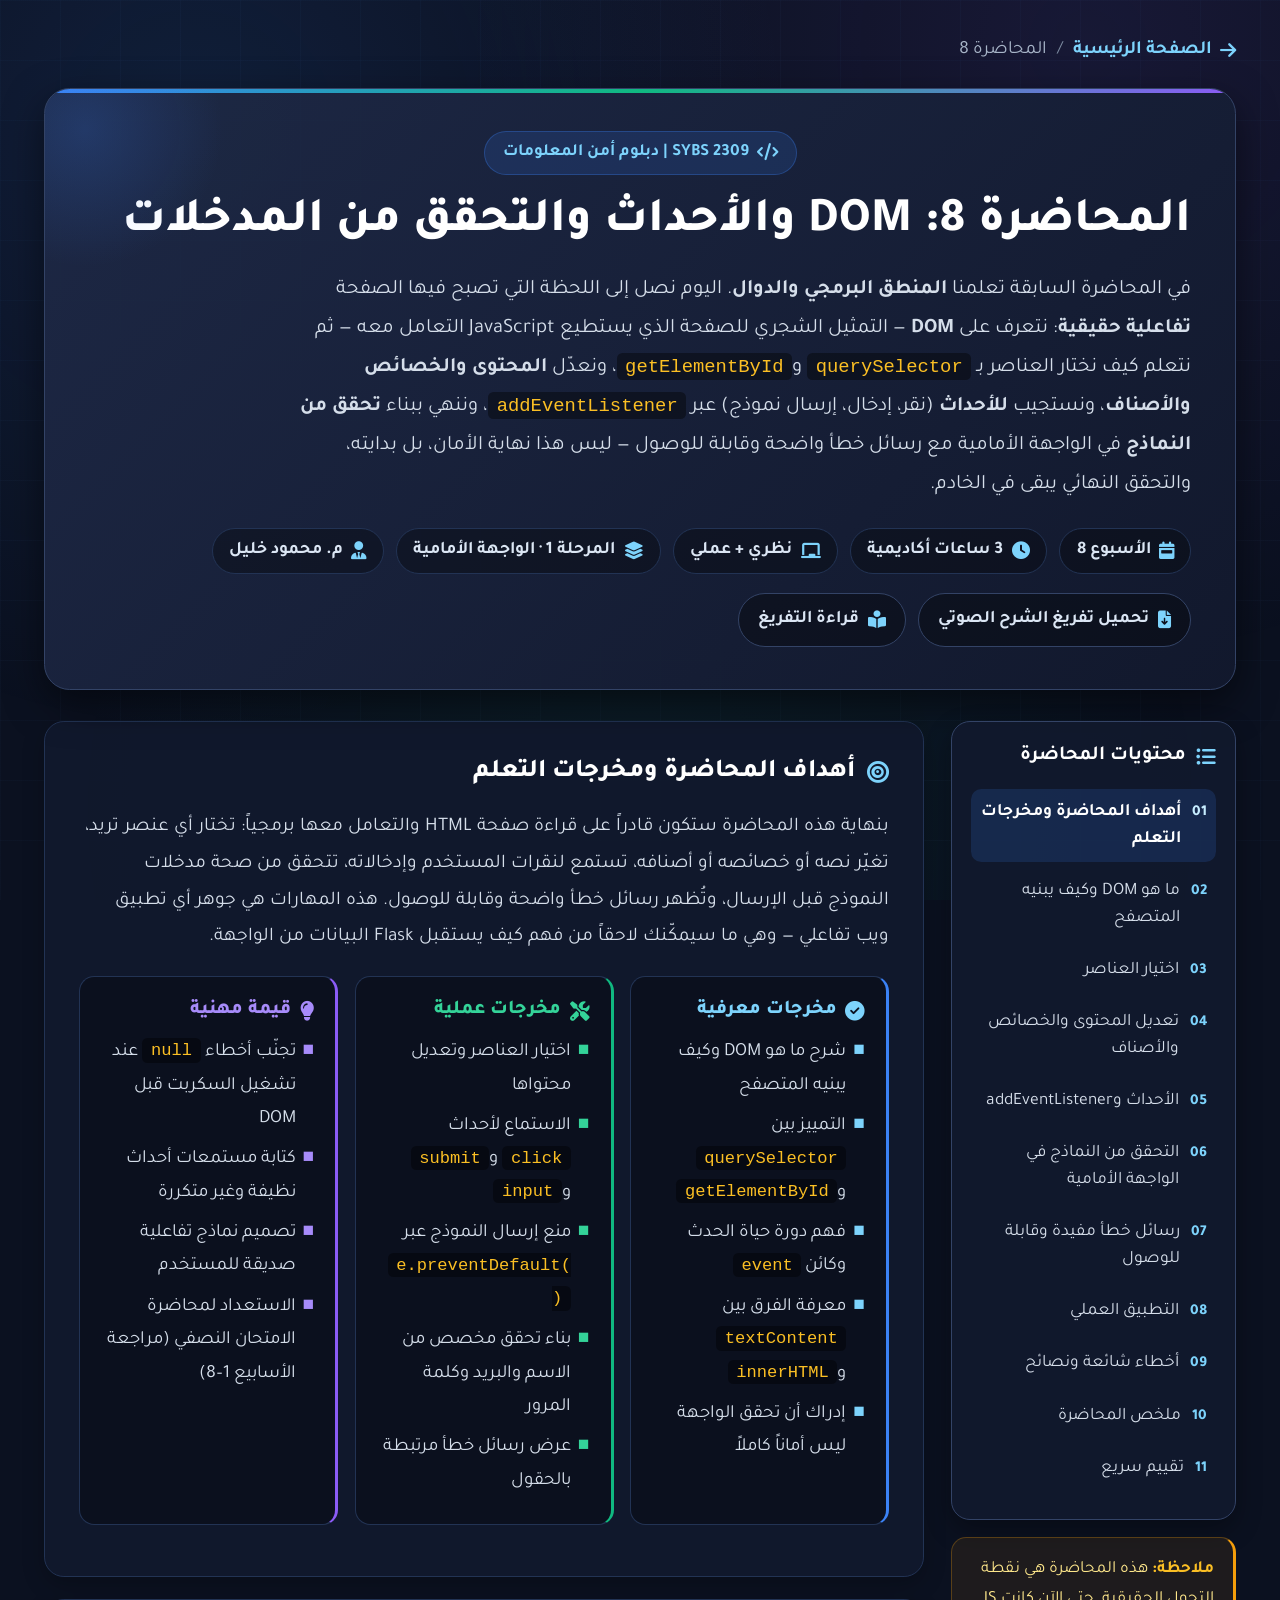
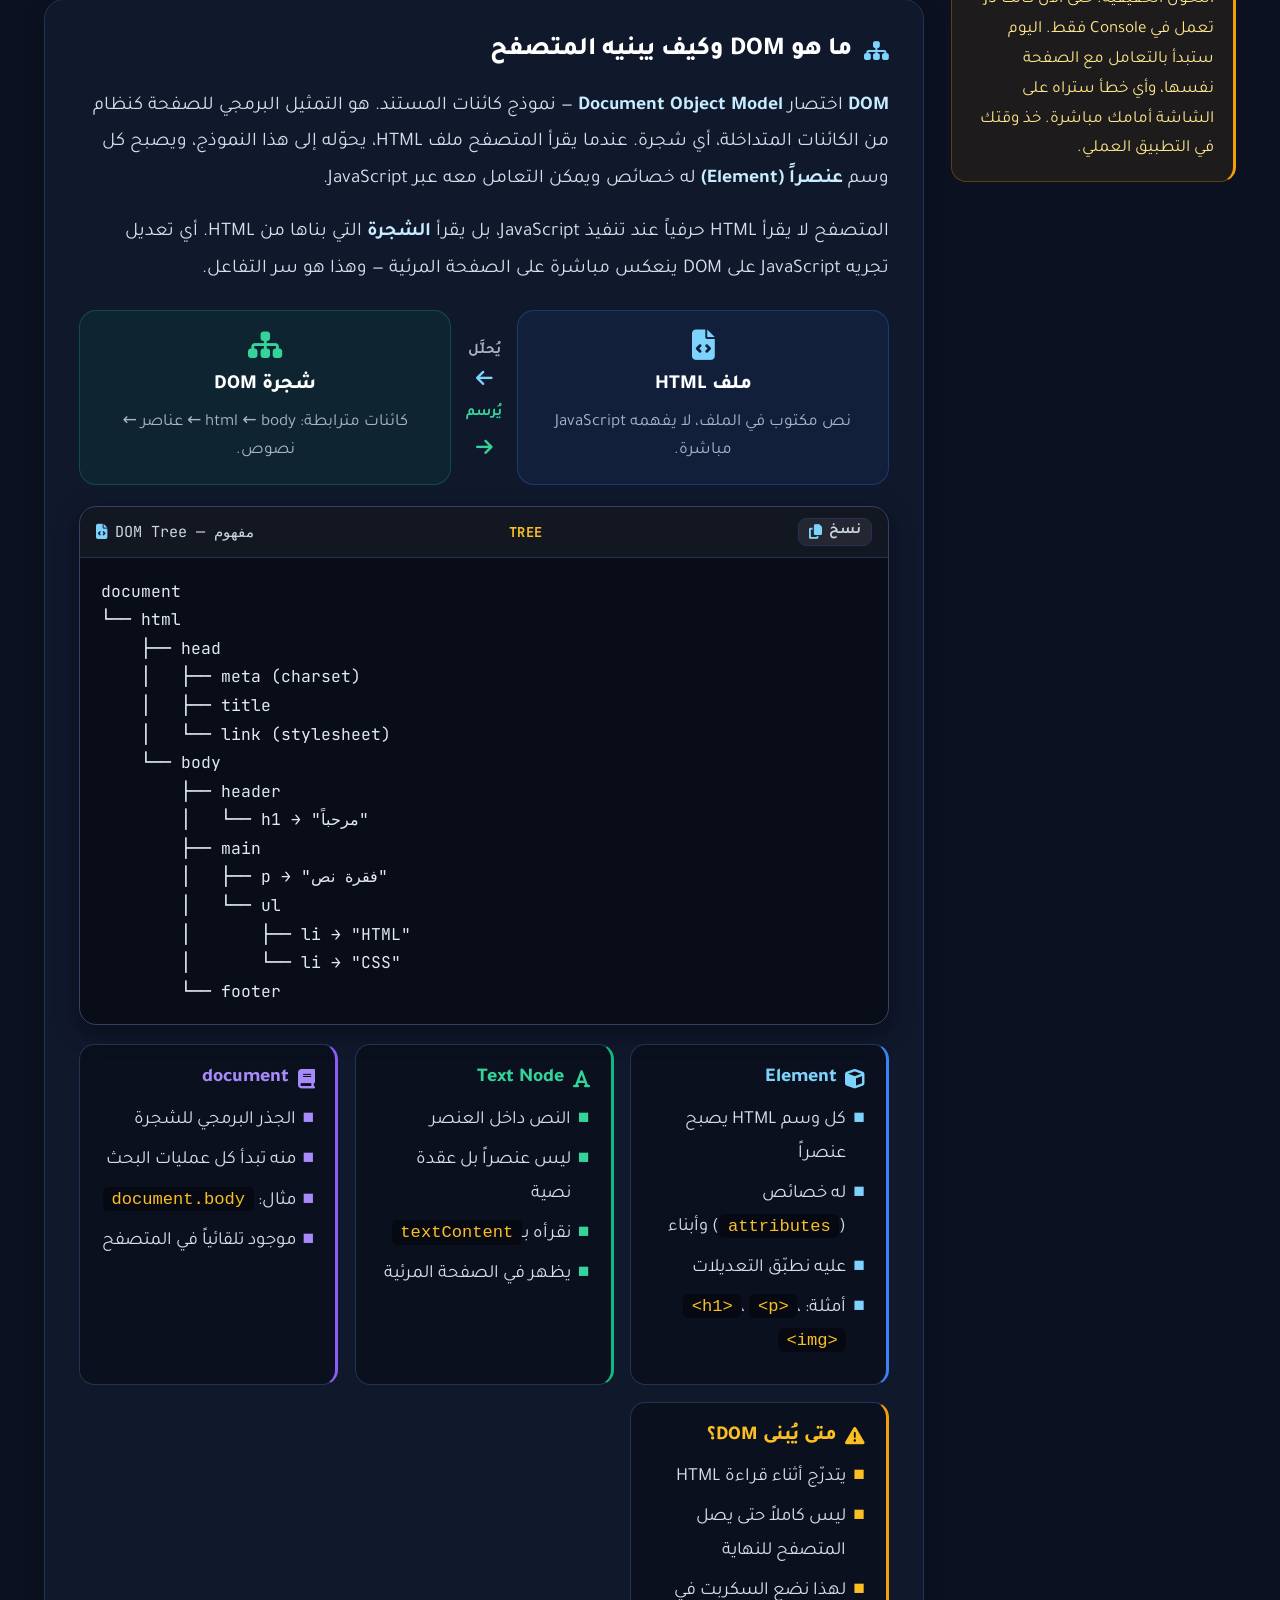
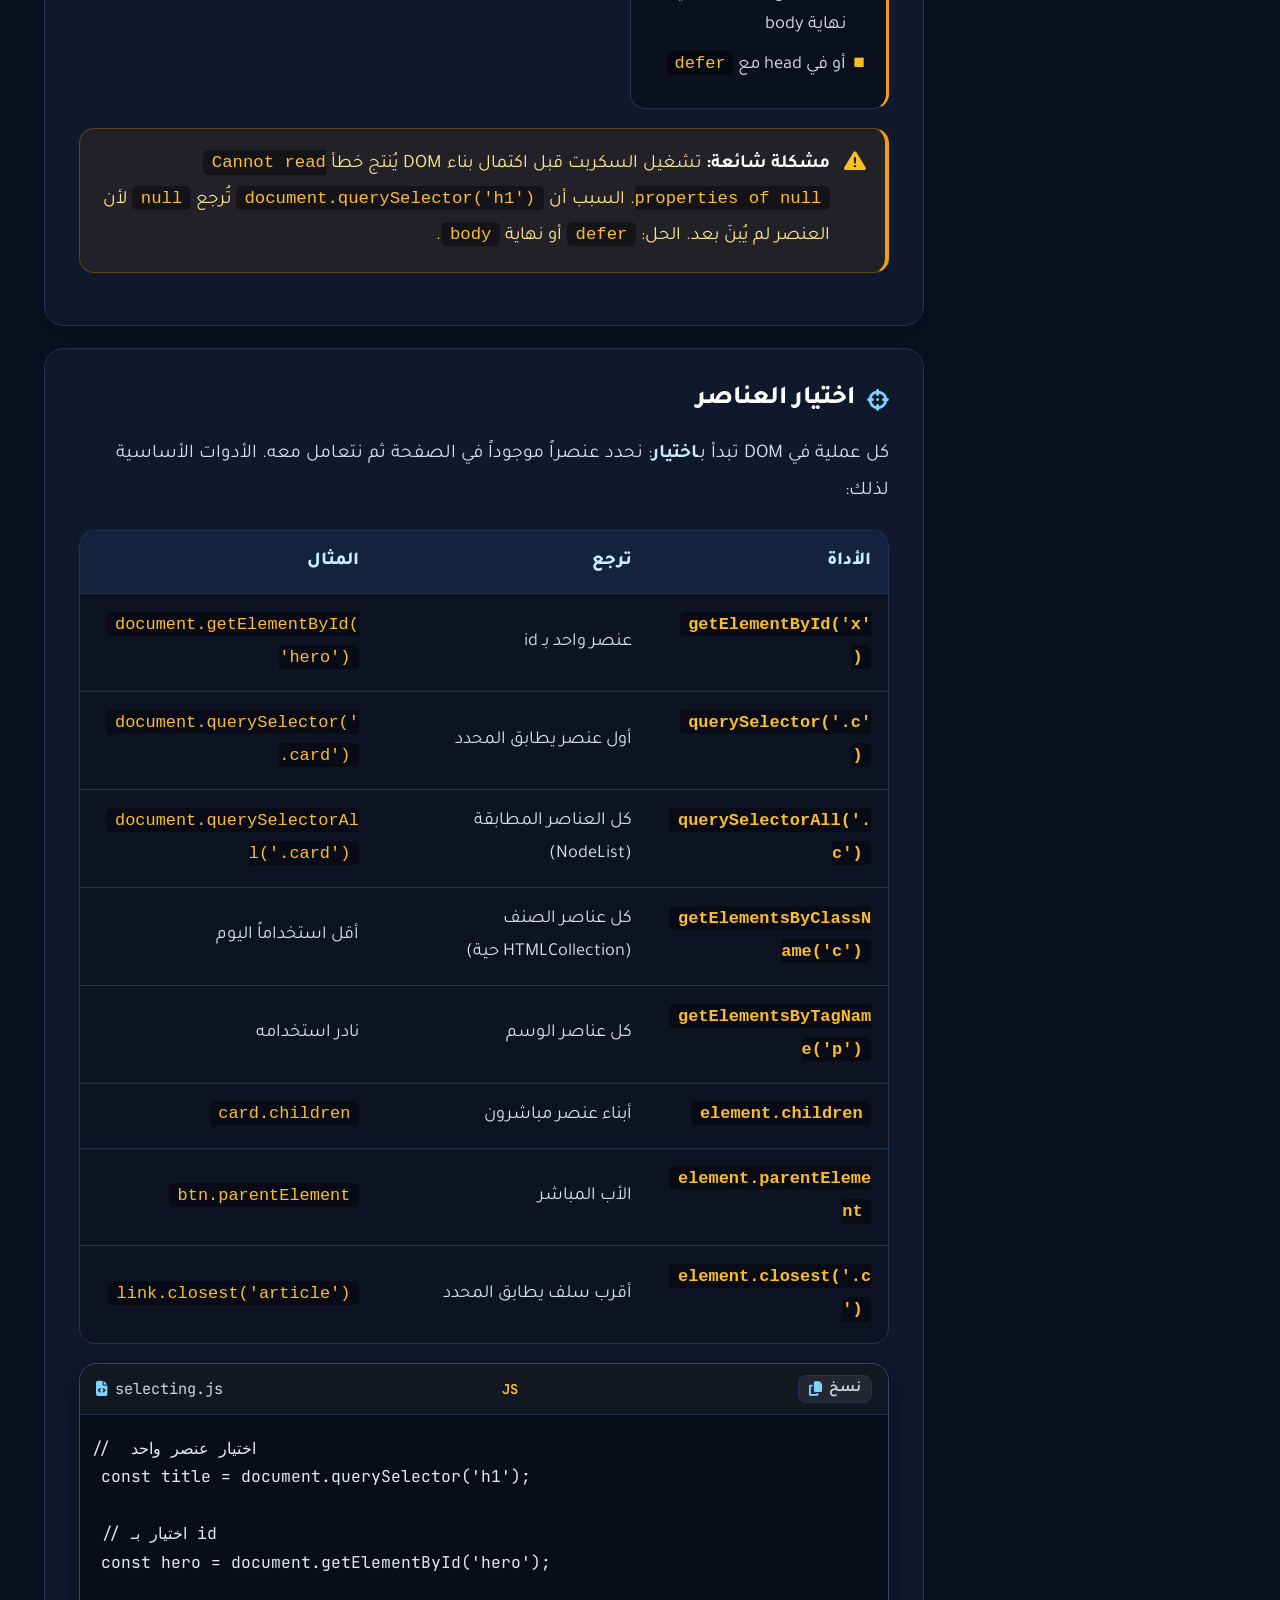
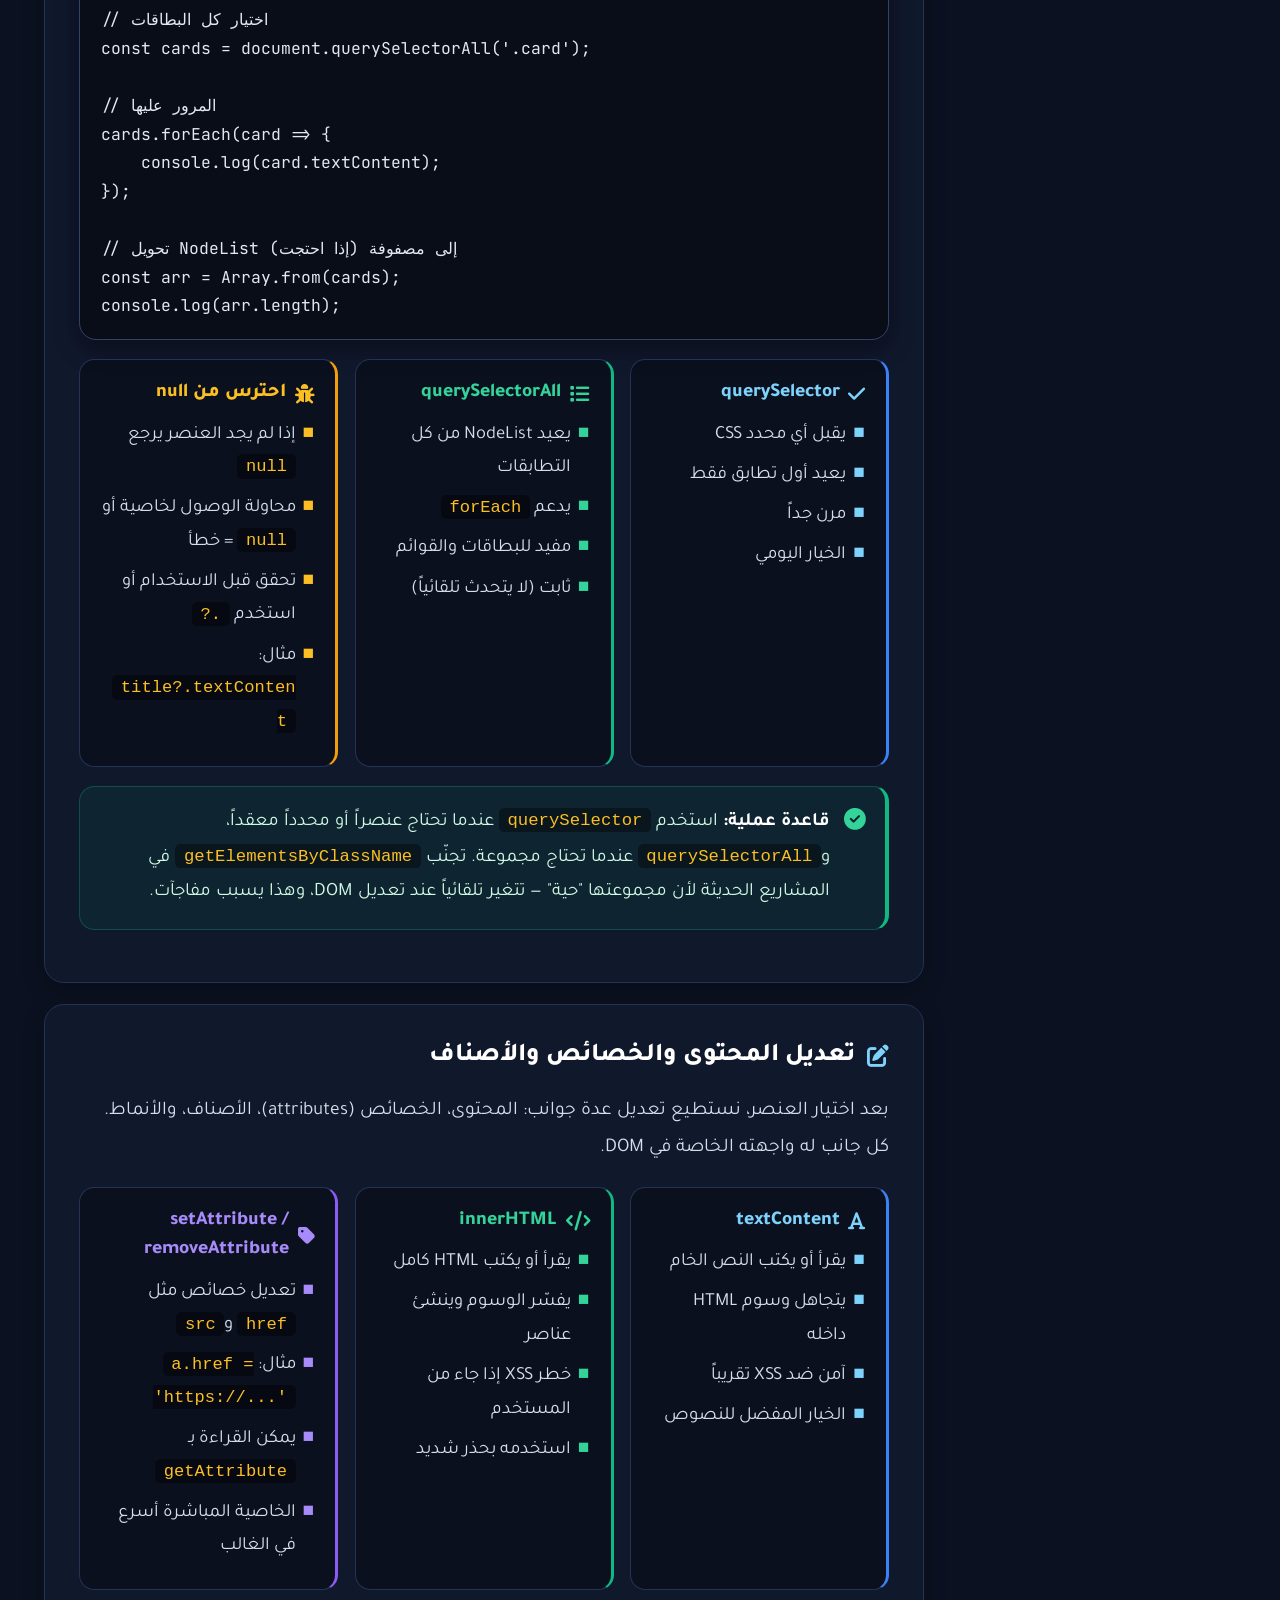
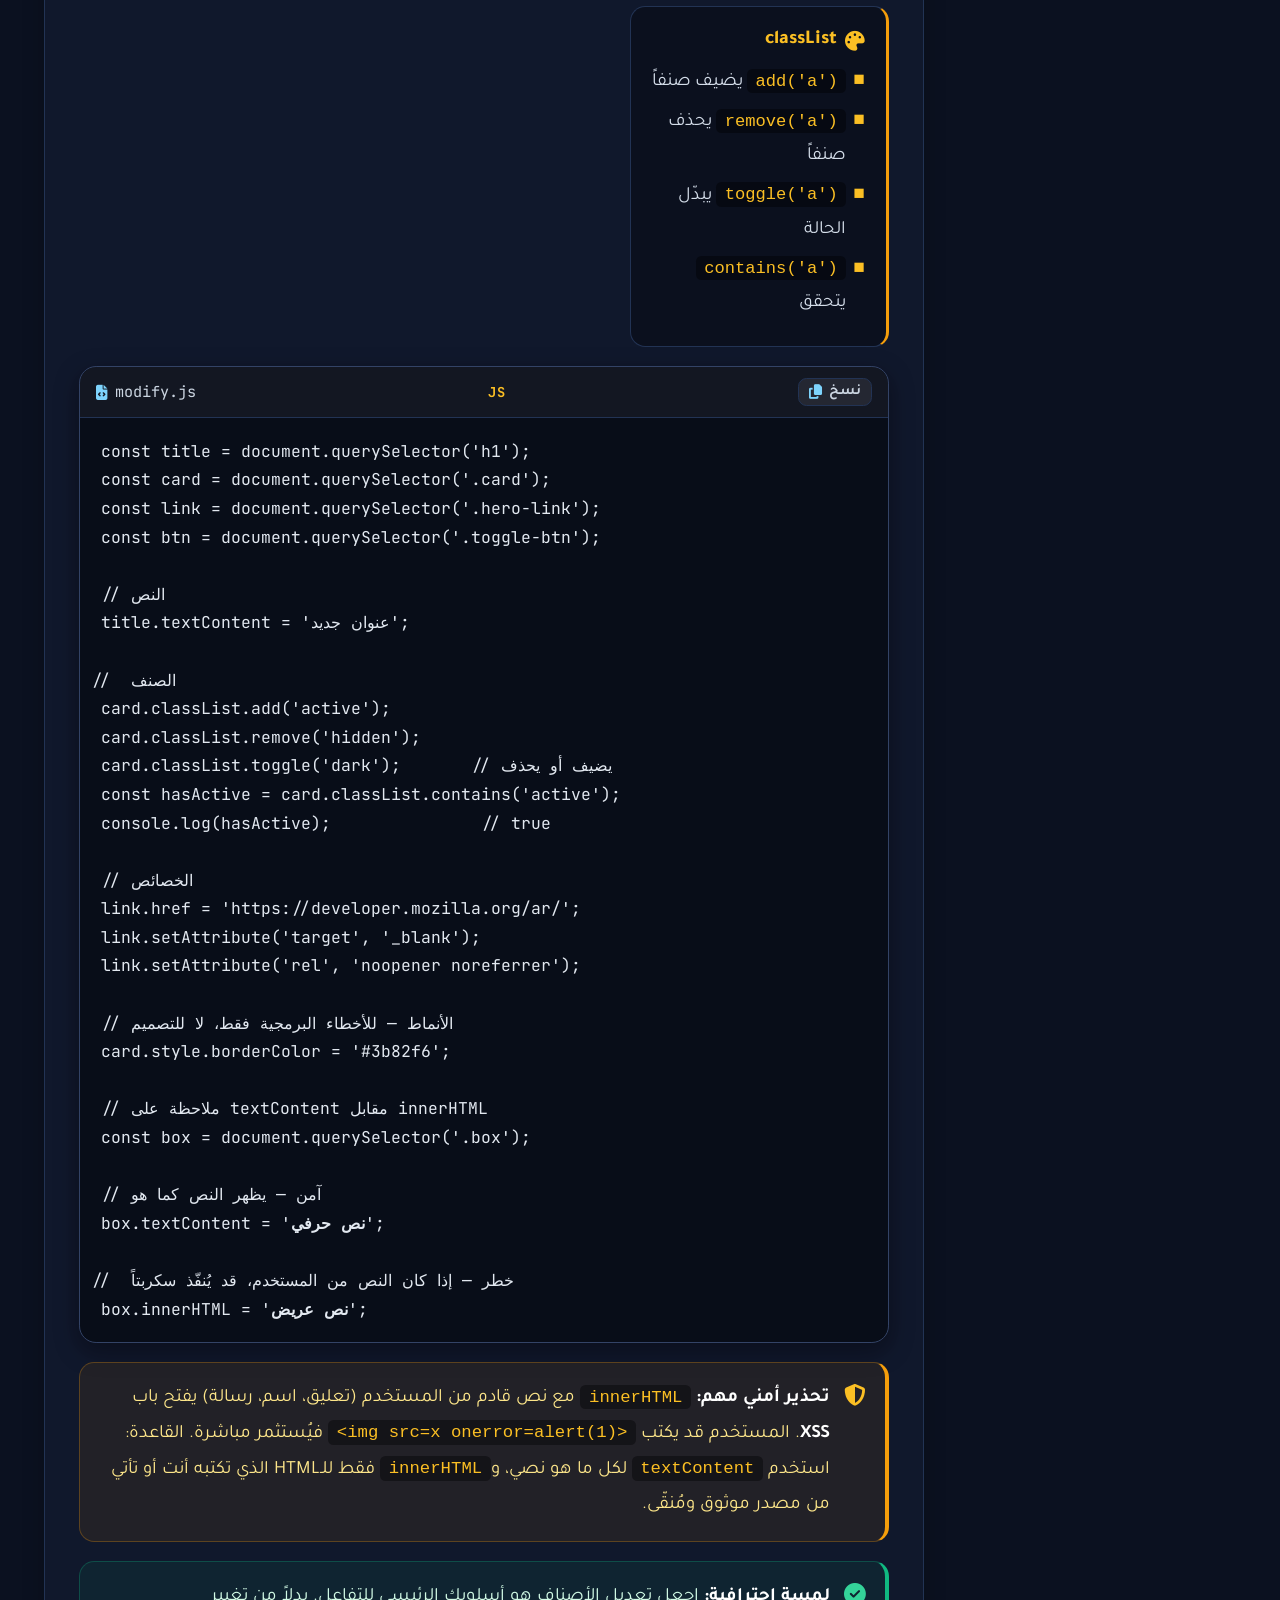
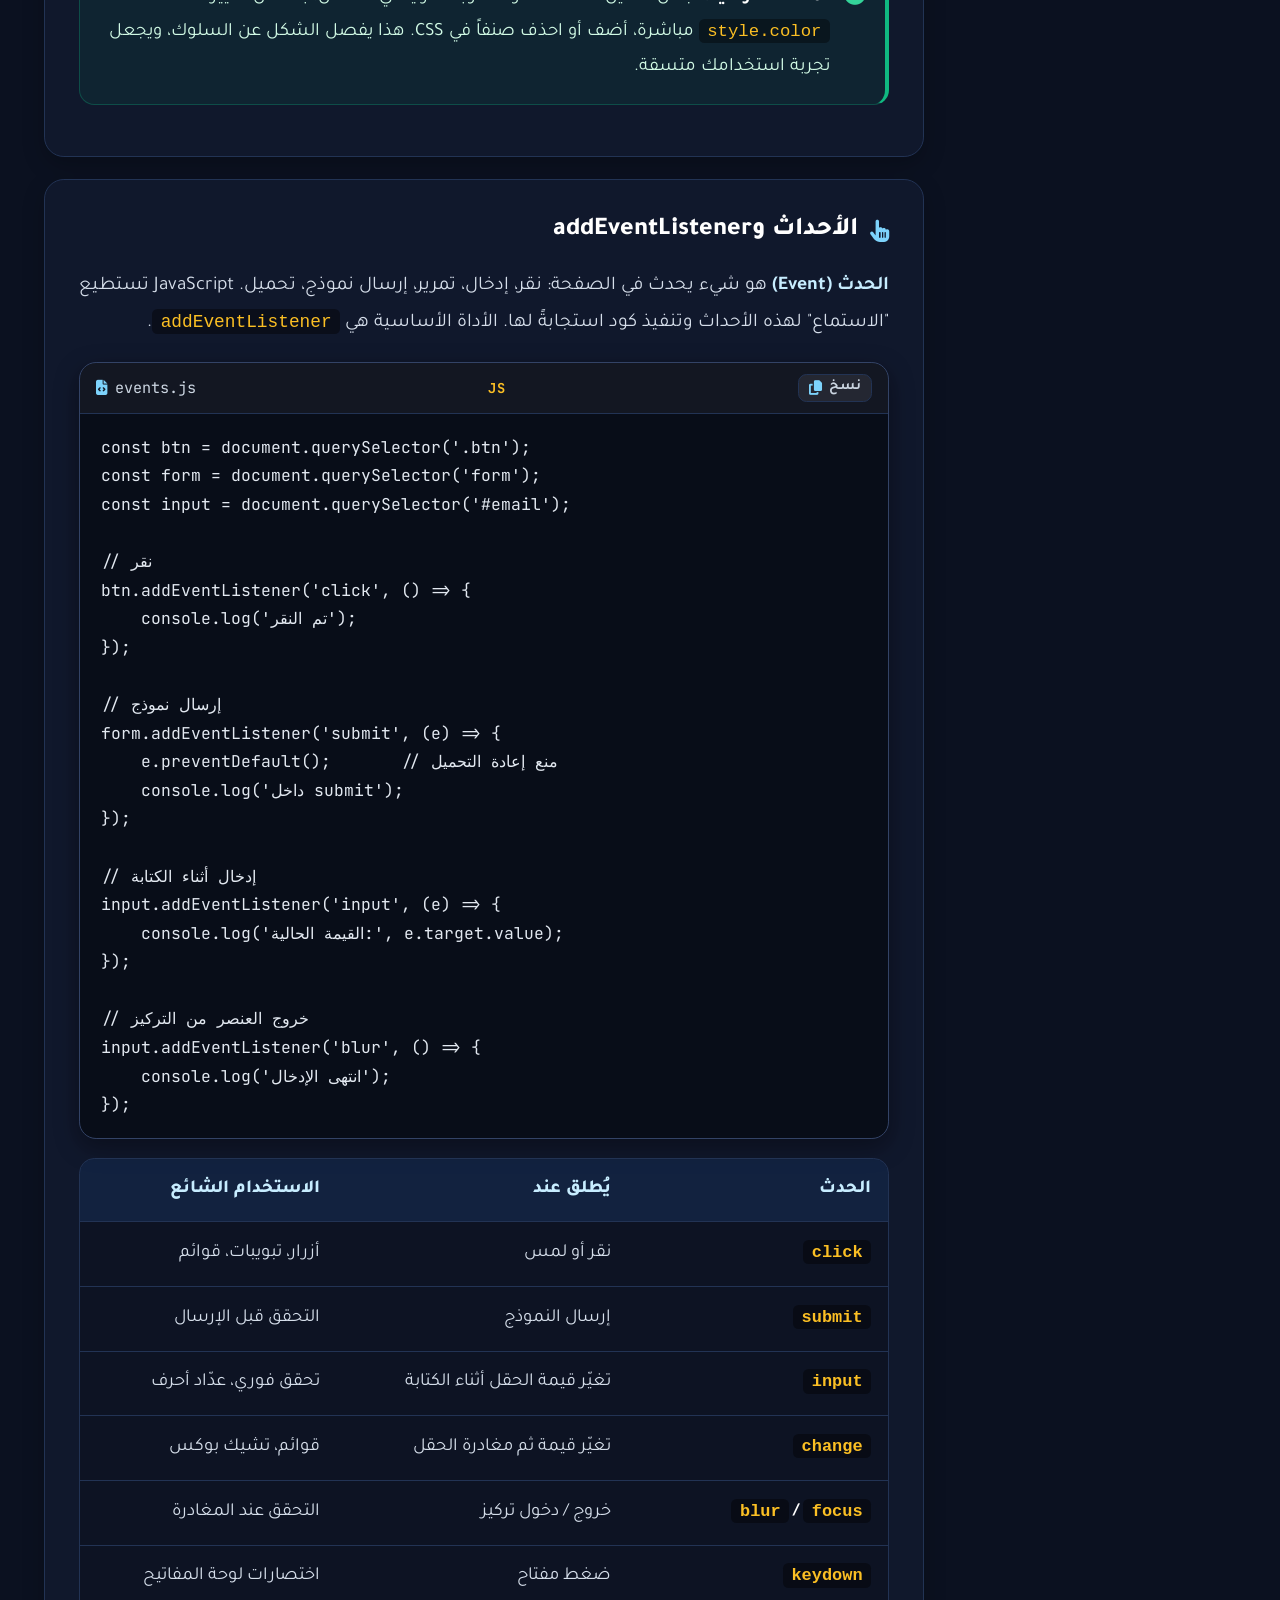
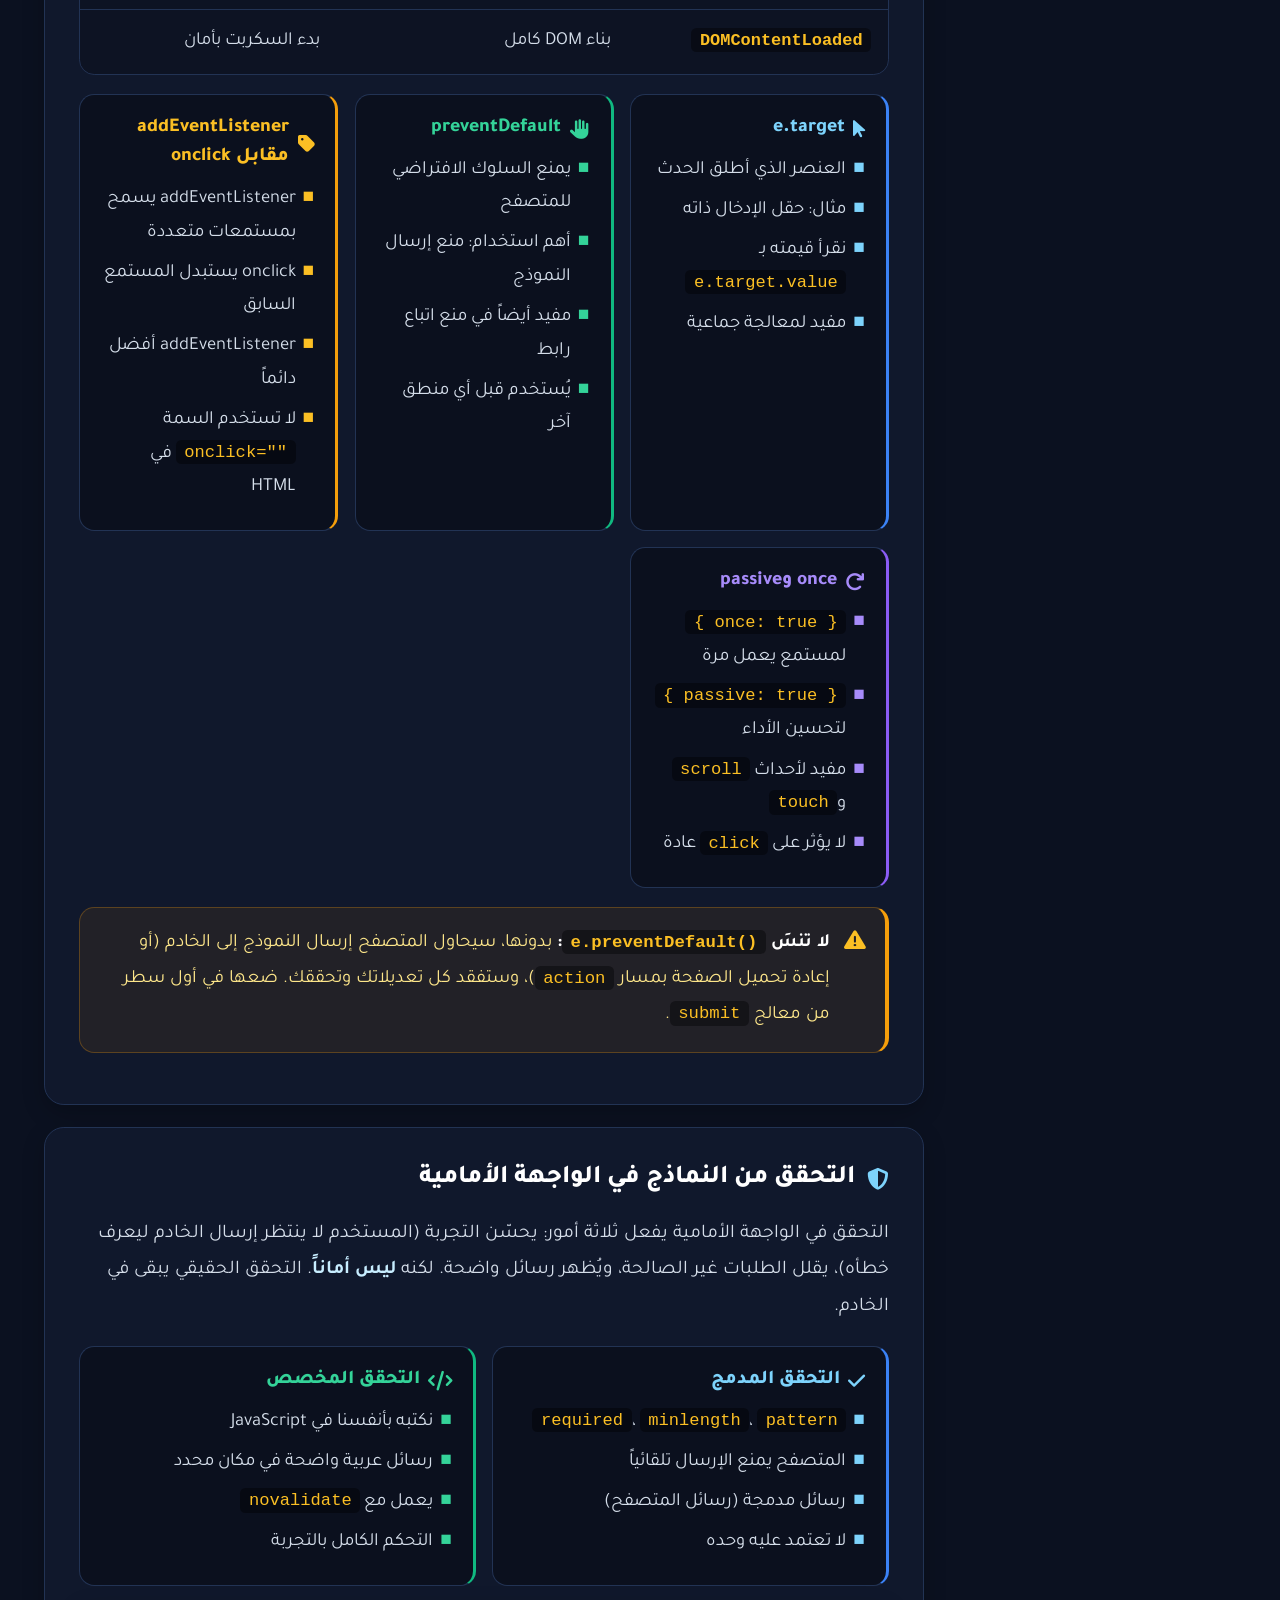
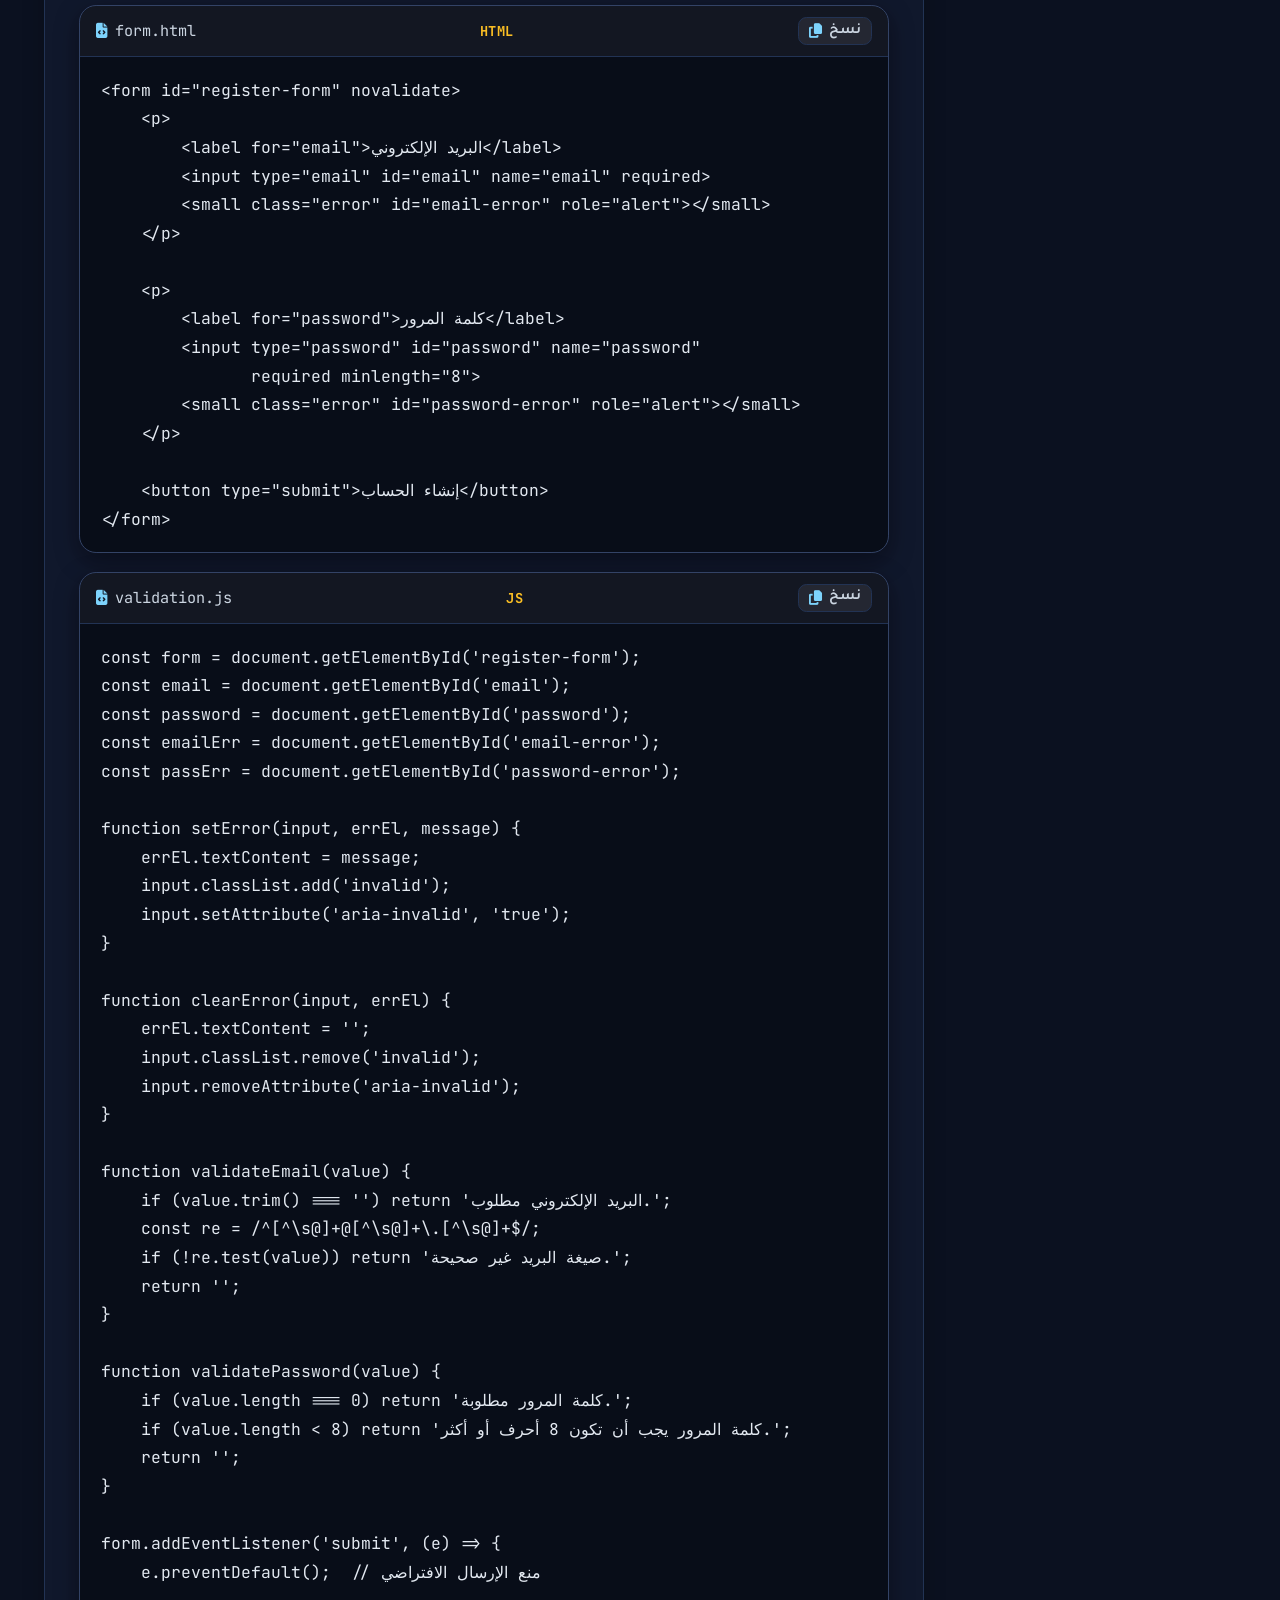
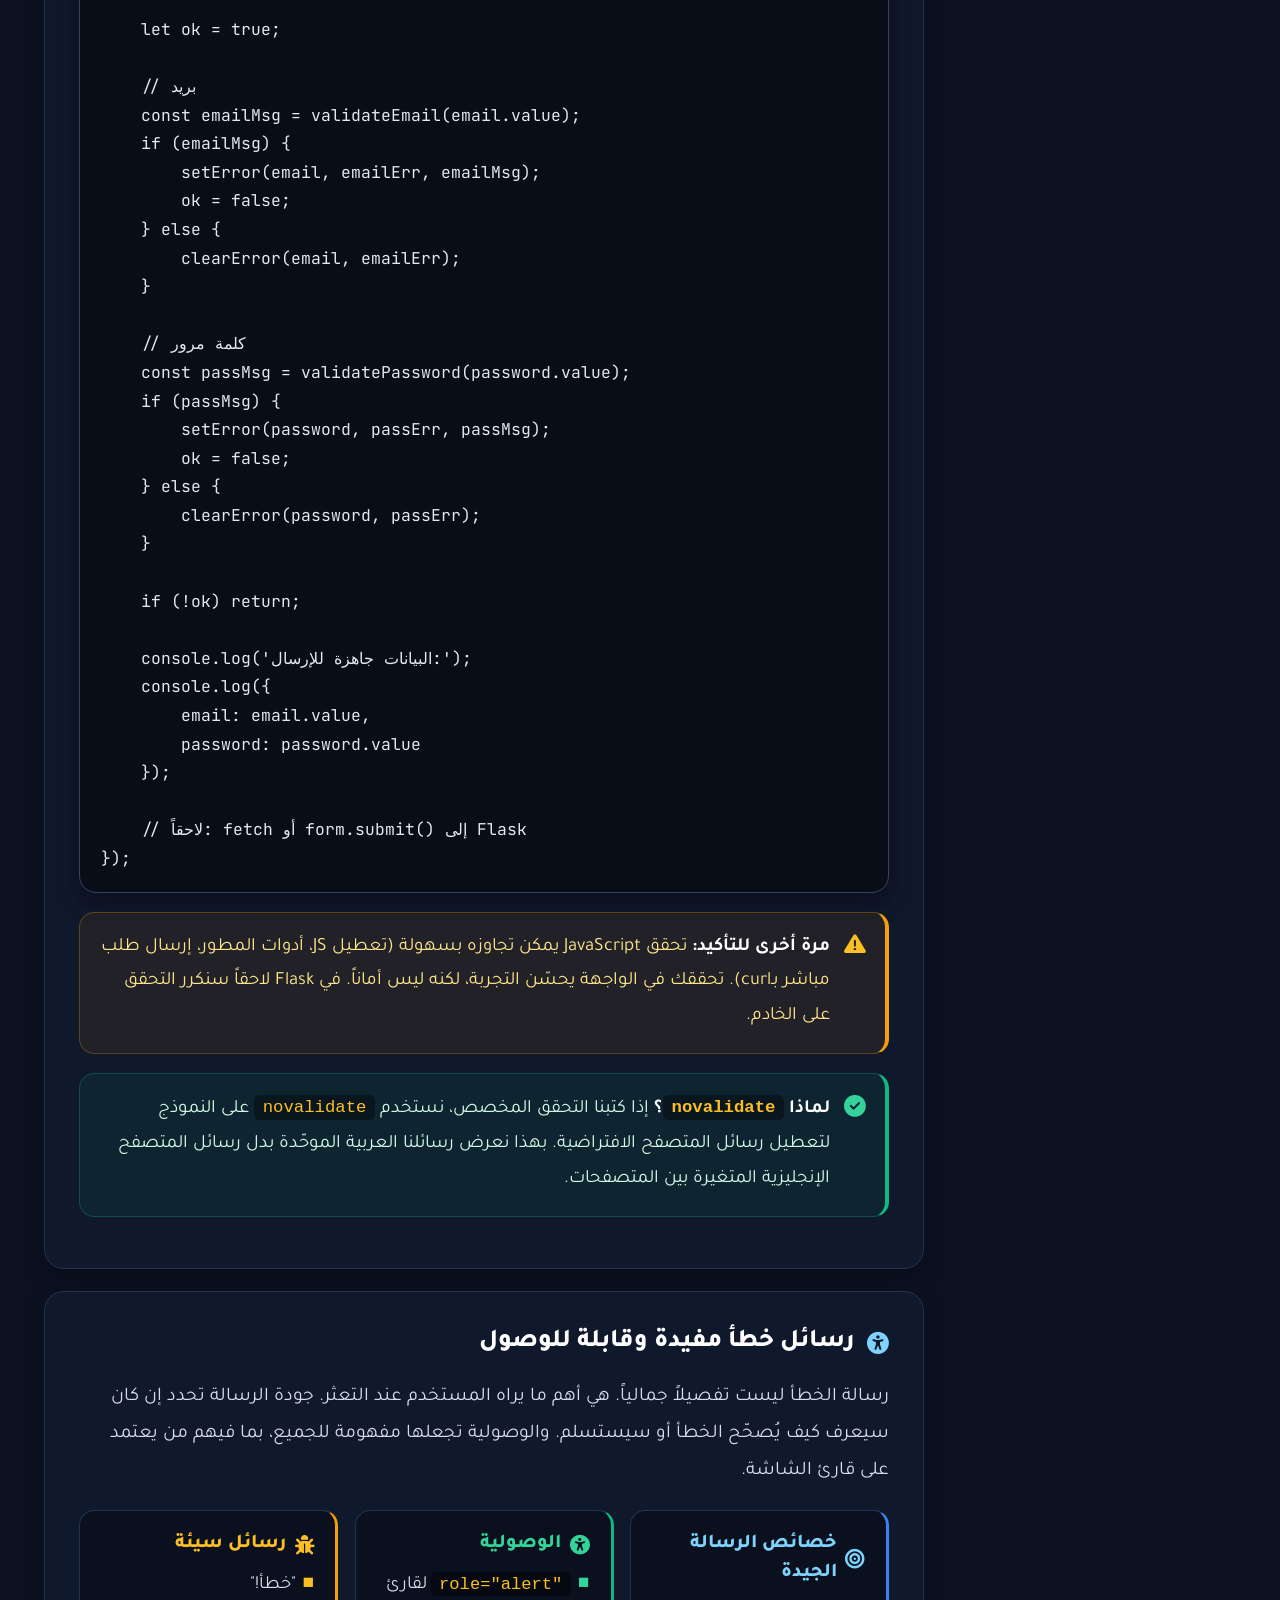
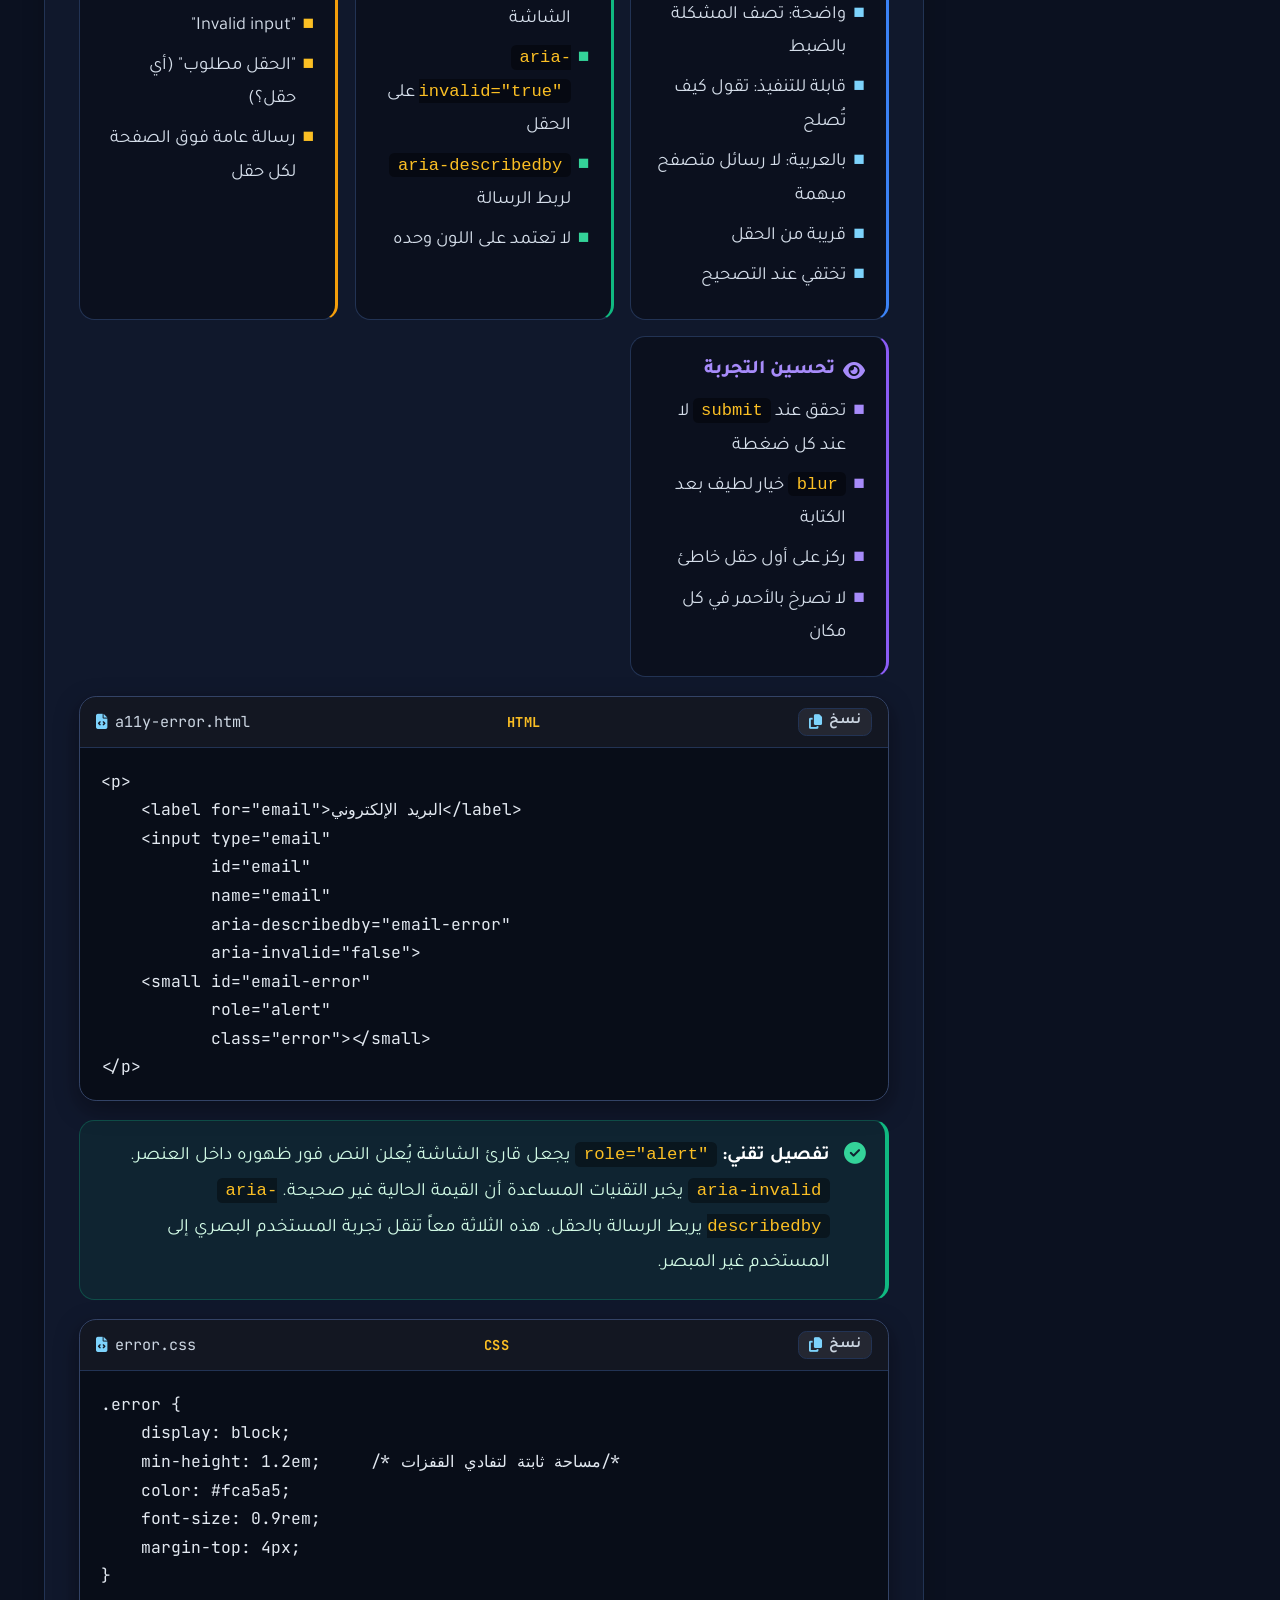
<file: lecture8.html>
<!DOCTYPE html>
<html lang="ar" dir="rtl">

<head>
    <meta charset="UTF-8">
    <meta name="viewport" content="width=device-width, initial-scale=1.0, user-scalable=yes">
    <title>المحاضرة 8 | DOM والأحداث والتحقق من المدخلات — SYBS 2309</title>
    <meta name="theme-color" content="#0b1120">
    <meta name="description"
        content="المحاضرة الثامنة من مساق SYBS 2309: DOM والأحداث والتحقق من المدخلات — ما هو DOM، اختيار العناصر بـquerySelector وgetElementById، تعديل المحتوى والخصائص والأصناف، إرفاق الأحداث بـaddEventListener، التحقق من النماذج في الواجهة الأمامية، وعرض رسائل خطأ مفيدة وقابلة للوصول.">
    <link
        href="https://fonts.googleapis.com/css2?family=Tajawal:wght@400;500;700;800&family=JetBrains+Mono:wght@400;600&display=swap"
        rel="stylesheet">
    <link rel="stylesheet" href="https://cdnjs.cloudflare.com/ajax/libs/font-awesome/6.4.0/css/all.min.css">
    <link rel="stylesheet" href="style.css">
    <link rel="stylesheet" href="lecture.css">
    <link rel="icon"
        href="data:image/svg+xml,<svg xmlns='http://www.w3.org/2000/svg' viewBox='0 0 100 100'><text y='.9em' font-size='90'>🖱️</text></svg>">
</head>

<body>
    <div class="bg-grid"></div>

    <a class="skip-link" href="#main-content">تجاوز إلى محتوى المحاضرة</a>

    <div class="container lecture-container">

        <!-- ================= BREADCRUMB ================= -->
        <nav class="breadcrumb" aria-label="مسار التنقل">
            <a href="index.html"><i class="fas fa-arrow-right"></i> الصفحة الرئيسية</a>
            <span aria-hidden="true">/</span>
            <span aria-current="page">المحاضرة 8</span>
        </nav>

        <!-- ================= LECTURE HERO ================= -->
        <header class="lecture-hero" id="top">
            <div class="course-badge">
                <i class="fas fa-code"></i> SYBS 2309 | دبلوم أمن المعلومات
            </div>
            <h1>المحاضرة 8: DOM والأحداث والتحقق من المدخلات</h1>
            <p class="lecture-lead">
                في المحاضرة السابقة تعلمنا <strong>المنطق البرمجي والدوال</strong>. اليوم نصل إلى اللحظة التي
                تصبح فيها الصفحة <strong>تفاعلية حقيقية</strong>: نتعرف على <strong>DOM</strong> — التمثيل
                الشجري للصفحة الذي يستطيع JavaScript التعامل معه — ثم نتعلم كيف نختار العناصر بـ
                <code>querySelector</code> و<code>getElementById</code>، ونعدّل <strong>المحتوى والخصائص
                والأصناف</strong>، ونستجيب <strong>للأحداث</strong> (نقر، إدخال، إرسال نموذج) عبر
                <code>addEventListener</code>، وننهي ببناء <strong>تحقق من النماذج</strong> في الواجهة الأمامية
                مع رسائل خطأ واضحة وقابلة للوصول — ليس هذا نهاية الأمان، بل بدايته، والتحقق النهائي يبقى في
                الخادم.
            </p>
            <div class="lecture-meta">
                <span><i class="fas fa-calendar-week"></i> الأسبوع 8</span>
                <span><i class="fas fa-clock"></i> 3 ساعات أكاديمية</span>
                <span><i class="fas fa-chalkboard"></i> نظري + عملي</span>
                <span><i class="fas fa-layer-group"></i> المرحلة 1 · الواجهة الأمامية</span>
                <span><i class="fas fa-user-tie"></i> م. محمود خليل</span>
            </div>
            <div class="lecture-tools">
                <a class="tool-btn" href="script8.txt" download>
                    <i class="fas fa-file-arrow-down"></i> تحميل تفريغ الشرح الصوتي
                </a>
                <a class="tool-btn" href="script8.txt" target="_blank" rel="noopener">
                    <i class="fas fa-book-open-reader"></i> قراءة التفريغ
                </a>
            </div>
        </header>

        <div class="lecture-layout">

            <!-- ================= ASIDE / TOC ================= -->
            <aside class="lecture-aside" aria-label="محتويات المحاضرة">
                <nav class="toc-card" aria-labelledby="toc-title">
                    <h2 id="toc-title"><i class="fas fa-list-ul"></i> محتويات المحاضرة</h2>
                    <ol class="toc-list">
                        <li><a href="#objectives">أهداف المحاضرة ومخرجات التعلم</a></li>
                        <li><a href="#what-is-dom">ما هو DOM وكيف يبنيه المتصفح</a></li>
                        <li><a href="#selecting-elements">اختيار العناصر</a></li>
                        <li><a href="#modifying-elements">تعديل المحتوى والخصائص والأصناف</a></li>
                        <li><a href="#events">الأحداث وaddEventListener</a></li>
                        <li><a href="#form-validation">التحقق من النماذج في الواجهة الأمامية</a></li>
                        <li><a href="#accessible-errors">رسائل خطأ مفيدة وقابلة للوصول</a></li>
                        <li><a href="#lab">التطبيق العملي</a></li>
                        <li><a href="#mistakes">أخطاء شائعة ونصائح</a></li>
                        <li><a href="#summary">ملخص المحاضرة</a></li>
                        <li><a href="#quick-check">تقييم سريع</a></li>
                    </ol>
                </nav>

                <div class="aside-note">
                    <strong>ملاحظة:</strong> هذه المحاضرة هي نقطة التحول الحقيقية. حتى الآن كانت JS تعمل في
                    Console فقط. اليوم ستبدأ بالتعامل مع الصفحة نفسها، وأي خطأ ستراه على الشاشة أمامك مباشرة.
                    خذ وقتك في التطبيق العملي.
                </div>
            </aside>

            <!-- ================= MAIN ================= -->
            <main id="main-content" class="lecture-main">

                <!-- Objectives -->
                <section class="lecture-section" id="objectives" aria-labelledby="objectives-title">
                    <h2 class="section-title" id="objectives-title">
                        <i class="fas fa-bullseye"></i> أهداف المحاضرة ومخرجات التعلم
                    </h2>
                    <p>
                        بنهاية هذه المحاضرة ستكون قادراً على قراءة صفحة HTML والتعامل معها برمجياً: تختار أي
                        عنصر تريد، تغيّر نصه أو خصائصه أو أصنافه، تستمع لنقرات المستخدم وإدخالاته، تتحقق من
                        صحة مدخلات النموذج قبل الإرسال، وتُظهر رسائل خطأ واضحة وقابلة للوصول. هذه المهارات
                        هي جوهر أي تطبيق ويب تفاعلي — وهي ما سيمكّنك لاحقاً من فهم كيف يستقبل Flask البيانات
                        من الواجهة.
                    </p>
                    <div class="concept-grid">
                        <div class="concept-card">
                            <h3><i class="fas fa-check-circle"></i> مخرجات معرفية</h3>
                            <ul>
                                <li>شرح ما هو DOM وكيف يبنيه المتصفح</li>
                                <li>التمييز بين <code>querySelector</code> و<code>getElementById</code></li>
                                <li>فهم دورة حياة الحدث وكائن <code>event</code></li>
                                <li>معرفة الفرق بين <code>textContent</code> و<code>innerHTML</code></li>
                                <li>إدراك أن تحقق الواجهة ليس أماناً كاملاً</li>
                            </ul>
                        </div>
                        <div class="concept-card green">
                            <h3><i class="fas fa-tools"></i> مخرجات عملية</h3>
                            <ul>
                                <li>اختيار العناصر وتعديل محتواها</li>
                                <li>الاستماع لأحداث <code>click</code> و<code>submit</code> و<code>input</code></li>
                                <li>منع إرسال النموذج عبر <code>e.preventDefault()</code></li>
                                <li>بناء تحقق مخصص من الاسم والبريد وكلمة المرور</li>
                                <li>عرض رسائل خطأ مرتبطة بالحقول</li>
                            </ul>
                        </div>
                        <div class="concept-card violet">
                            <h3><i class="fas fa-lightbulb"></i> قيمة مهنية</h3>
                            <ul>
                                <li>تجنّب أخطاء <code>null</code> عند تشغيل السكربت قبل DOM</li>
                                <li>كتابة مستمعات أحداث نظيفة وغير متكررة</li>
                                <li>تصميم نماذج تفاعلية صديقة للمستخدم</li>
                                <li>الاستعداد لمحاضرة الامتحان النصفي (مراجعة الأسابيع 1–8)</li>
                            </ul>
                        </div>
                    </div>
                </section>

                <!-- What is DOM -->
                <section class="lecture-section" id="what-is-dom" aria-labelledby="dom-title">
                    <h2 class="section-title" id="dom-title">
                        <i class="fas fa-sitemap"></i> ما هو DOM وكيف يبنيه المتصفح
                    </h2>
                    <p>
                        <strong>DOM</strong> اختصار <strong>Document Object Model</strong> — نموذج كائنات المستند.
                        هو التمثيل البرمجي للصفحة كنظام من الكائنات المتداخلة، أي شجرة. عندما يقرأ المتصفح ملف
                        HTML، يحوّله إلى هذا النموذج، ويصبح كل وسم <strong>عنصراً (Element)</strong> له خصائص
                        ويمكن التعامل معه عبر JavaScript.
                    </p>
                    <p>
                        المتصفح لا يقرأ HTML حرفياً عند تنفيذ JavaScript، بل يقرأ <strong>الشجرة</strong> التي
                        بناها من HTML. أي تعديل تجريه JavaScript على DOM ينعكس مباشرة على الصفحة المرئية —
                        وهذا هو سر التفاعل.
                    </p>

                    <div class="flow-diagram" role="img" aria-label="مخطط يوضح تحويل ملف HTML إلى شجرة DOM ثم إلى صفحة مرئية">
                        <div class="flow-box">
                            <i class="fas fa-file-code"></i>
                            <h3>ملف HTML</h3>
                            <p>نص مكتوب في الملف، لا يفهمه JavaScript مباشرة.</p>
                        </div>
                        <div class="flow-connector" aria-hidden="true">
                            <span>يُحلَّل</span>
                            <i class="fas fa-arrow-left"></i>
                            <span class="response-arrow">يُرسم</span>
                            <i class="fas fa-arrow-right response-arrow"></i>
                        </div>
                        <div class="flow-box server-box">
                            <i class="fas fa-sitemap"></i>
                            <h3>شجرة DOM</h3>
                            <p>كائنات مترابطة: html ← body ← عناصر ← نصوص.</p>
                        </div>
                    </div>

                    <div class="code-window">
                        <div class="code-head">
                            <span><i class="fas fa-file-code"></i> DOM Tree — مفهوم</span>
                            <span class="code-lang">TREE</span>
                        </div>
                        <pre><code>document
└── html
    ├── head
    │   ├── meta (charset)
    │   ├── title
    │   └── link (stylesheet)
    └── body
        ├── header
        │   └── h1 → "مرحباً"
        ├── main
        │   ├── p → "فقرة نص"
        │   └── ul
        │       ├── li → "HTML"
        │       └── li → "CSS"
        └── footer</code></pre>
                    </div>

                    <div class="concept-grid">
                        <div class="concept-card">
                            <h3><i class="fas fa-cube"></i> Element</h3>
                            <ul>
                                <li>كل وسم HTML يصبح عنصراً</li>
                                <li>له خصائص (<code>attributes</code>) وأبناء</li>
                                <li>عليه نطبّق التعديلات</li>
                                <li>أمثلة: <code>&lt;h1&gt;</code>، <code>&lt;p&gt;</code>، <code>&lt;img&gt;</code></li>
                            </ul>
                        </div>
                        <div class="concept-card green">
                            <h3><i class="fas fa-font"></i> Text Node</h3>
                            <ul>
                                <li>النص داخل العنصر</li>
                                <li>ليس عنصراً بل عقدة نصية</li>
                                <li>نقرأه بـ<code>textContent</code></li>
                                <li>يظهر في الصفحة المرئية</li>
                            </ul>
                        </div>
                        <div class="concept-card violet">
                            <h3><i class="fas fa-book"></i> document</h3>
                            <ul>
                                <li>الجذر البرمجي للشجرة</li>
                                <li>منه تبدأ كل عمليات البحث</li>
                                <li>مثال: <code>document.body</code></li>
                                <li>موجود تلقائياً في المتصفح</li>
                            </ul>
                        </div>
                        <div class="concept-card warn">
                            <h3><i class="fas fa-triangle-exclamation"></i> متى يُبنى DOM؟</h3>
                            <ul>
                                <li>يتدرّج أثناء قراءة HTML</li>
                                <li>ليس كاملاً حتى يصل المتصفح للنهاية</li>
                                <li>لهذا نضع السكربت في نهاية body</li>
                                <li>أو في head مع <code>defer</code></li>
                            </ul>
                        </div>
                    </div>

                    <div class="callout warn">
                        <i class="fas fa-triangle-exclamation"></i>
                        <div>
                            <strong>مشكلة شائعة:</strong> تشغيل السكربت قبل اكتمال بناء DOM يُنتج خطأ
                            <code>Cannot read properties of null</code>. السبب أن
                            <code>document.querySelector('h1')</code> تُرجع <code>null</code> لأن العنصر
                            لم يُبنَ بعد. الحل: <code>defer</code> أو نهاية <code>body</code>.
                        </div>
                    </div>
                </section>

                <!-- Selecting elements -->
                <section class="lecture-section" id="selecting-elements" aria-labelledby="selecting-title">
                    <h2 class="section-title" id="selecting-title">
                        <i class="fas fa-crosshairs"></i> اختيار العناصر
                    </h2>
                    <p>
                        كل عملية في DOM تبدأ بـ<strong>اختيار</strong>: نحدد عنصراً موجوداً في الصفحة
                        ثم نتعامل معه. الأدوات الأساسية لذلك:
                    </p>

                    <div class="table-wrap">
                        <table class="compare-table">
                            <thead>
                                <tr>
                                    <th>الأداة</th>
                                    <th>ترجع</th>
                                    <th>المثال</th>
                                </tr>
                            </thead>
                            <tbody>
                                <tr>
                                    <td><code>getElementById('x')</code></td>
                                    <td>عنصر واحد بـ id</td>
                                    <td><code>document.getElementById('hero')</code></td>
                                </tr>
                                <tr>
                                    <td><code>querySelector('.c')</code></td>
                                    <td>أول عنصر يطابق المحدد</td>
                                    <td><code>document.querySelector('.card')</code></td>
                                </tr>
                                <tr>
                                    <td><code>querySelectorAll('.c')</code></td>
                                    <td>كل العناصر المطابقة (NodeList)</td>
                                    <td><code>document.querySelectorAll('.card')</code></td>
                                </tr>
                                <tr>
                                    <td><code>getElementsByClassName('c')</code></td>
                                    <td>كل عناصر الصنف (HTMLCollection حية)</td>
                                    <td>أقل استخداماً اليوم</td>
                                </tr>
                                <tr>
                                    <td><code>getElementsByTagName('p')</code></td>
                                    <td>كل عناصر الوسم</td>
                                    <td>نادر استخدامه</td>
                                </tr>
                                <tr>
                                    <td><code>element.children</code></td>
                                    <td>أبناء عنصر مباشرون</td>
                                    <td><code>card.children</code></td>
                                </tr>
                                <tr>
                                    <td><code>element.parentElement</code></td>
                                    <td>الأب المباشر</td>
                                    <td><code>btn.parentElement</code></td>
                                </tr>
                                <tr>
                                    <td><code>element.closest('.c')</code></td>
                                    <td>أقرب سلف يطابق المحدد</td>
                                    <td><code>link.closest('article')</code></td>
                                </tr>
                            </tbody>
                        </table>
                    </div>

                    <div class="code-window">
                        <div class="code-head">
                            <span><i class="fas fa-file-code"></i> selecting.js</span>
                            <span class="code-lang">JS</span>
                        </div>
                        <pre><code>// اختيار عنصر واحد
const title = document.querySelector('h1');

// اختيار بـ id
const hero = document.getElementById('hero');

// اختيار كل البطاقات
const cards = document.querySelectorAll('.card');

// المرور عليها
cards.forEach(card => {
    console.log(card.textContent);
});

// تحويل NodeList إلى مصفوفة (إذا احتجت)
const arr = Array.from(cards);
console.log(arr.length);</code></pre>
                    </div>

                    <div class="concept-grid">
                        <div class="concept-card">
                            <h3><i class="fas fa-check"></i> querySelector</h3>
                            <ul>
                                <li>يقبل أي محدد CSS</li>
                                <li>يعيد أول تطابق فقط</li>
                                <li>مرن جداً</li>
                                <li>الخيار اليومي</li>
                            </ul>
                        </div>
                        <div class="concept-card green">
                            <h3><i class="fas fa-list"></i> querySelectorAll</h3>
                            <ul>
                                <li>يعيد NodeList من كل التطابقات</li>
                                <li>يدعم <code>forEach</code></li>
                                <li>مفيد للبطاقات والقوائم</li>
                                <li>ثابت (لا يتحدث تلقائياً)</li>
                            </ul>
                        </div>
                        <div class="concept-card warn">
                            <h3><i class="fas fa-bug"></i> احترس من null</h3>
                            <ul>
                                <li>إذا لم يجد العنصر يرجع <code>null</code></li>
                                <li>محاولة الوصول لخاصية أو <code>null</code> = خطأ</li>
                                <li>تحقق قبل الاستخدام أو استخدم <code>?.</code></li>
                                <li>مثال: <code>title?.textContent</code></li>
                            </ul>
                        </div>
                    </div>

                    <div class="callout success">
                        <i class="fas fa-circle-check"></i>
                        <div>
                            <strong>قاعدة عملية:</strong> استخدم <code>querySelector</code> عندما تحتاج عنصراً
                            أو محدداً معقداً، و<code>querySelectorAll</code> عندما تحتاج مجموعة. تجنّب
                            <code>getElementsByClassName</code> في المشاريع الحديثة لأن مجموعتها "حية" —
                            تتغير تلقائياً عند تعديل DOM، وهذا يسبب مفاجآت.
                        </div>
                    </div>
                </section>

                <!-- Modifying elements -->
                <section class="lecture-section" id="modifying-elements" aria-labelledby="modifying-title">
                    <h2 class="section-title" id="modifying-title">
                        <i class="fas fa-pen-to-square"></i> تعديل المحتوى والخصائص والأصناف
                    </h2>
                    <p>
                        بعد اختيار العنصر، نستطيع تعديل عدة جوانب: المحتوى، الخصائص (attributes)، الأصناف،
                        والأنماط. كل جانب له واجهته الخاصة في DOM.
                    </p>

                    <div class="concept-grid">
                        <div class="concept-card">
                            <h3><i class="fas fa-font"></i> textContent</h3>
                            <ul>
                                <li>يقرأ أو يكتب النص الخام</li>
                                <li>يتجاهل وسوم HTML داخله</li>
                                <li>آمن ضد XSS تقريباً</li>
                                <li>الخيار المفضل للنصوص</li>
                            </ul>
                        </div>
                        <div class="concept-card green">
                            <h3><i class="fas fa-code"></i> innerHTML</h3>
                            <ul>
                                <li>يقرأ أو يكتب HTML كامل</li>
                                <li>يفسّر الوسوم وينشئ عناصر</li>
                                <li>خطر XSS إذا جاء من المستخدم</li>
                                <li>استخدمه بحذر شديد</li>
                            </ul>
                        </div>
                        <div class="concept-card violet">
                            <h3><i class="fas fa-tag"></i> setAttribute / removeAttribute</h3>
                            <ul>
                                <li>تعديل خصائص مثل <code>href</code> و<code>src</code></li>
                                <li>مثال: <code>a.href = 'https://...'</code></li>
                                <li>يمكن القراءة بـ <code>getAttribute</code></li>
                                <li>الخاصية المباشرة أسرع في الغالب</li>
                            </ul>
                        </div>
                        <div class="concept-card warn">
                            <h3><i class="fas fa-palette"></i> classList</h3>
                            <ul>
                                <li><code>add('a')</code> يضيف صنفاً</li>
                                <li><code>remove('a')</code> يحذف صنفاً</li>
                                <li><code>toggle('a')</code> يبدّل الحالة</li>
                                <li><code>contains('a')</code> يتحقق</li>
                            </ul>
                        </div>
                    </div>

                    <div class="code-window">
                        <div class="code-head">
                            <span><i class="fas fa-file-code"></i> modify.js</span>
                            <span class="code-lang">JS</span>
                        </div>
                        <pre><code>const title = document.querySelector('h1');
const card = document.querySelector('.card');
const link = document.querySelector('.hero-link');
const btn = document.querySelector('.toggle-btn');

// النص
title.textContent = 'عنوان جديد';

// الصنف
card.classList.add('active');
card.classList.remove('hidden');
card.classList.toggle('dark');       // يضيف أو يحذف
const hasActive = card.classList.contains('active');
console.log(hasActive);               // true

// الخصائص
link.href = 'https://developer.mozilla.org/ar/';
link.setAttribute('target', '_blank');
link.setAttribute('rel', 'noopener noreferrer');

// الأنماط — للأخطاء البرمجية فقط، لا للتصميم
card.style.borderColor = '#3b82f6';

// ملاحظة على textContent مقابل innerHTML
const box = document.querySelector('.box');

// آمن — يظهر النص كما هو
box.textContent = '<b>نص حرفي</b>';

// خطر — إذا كان النص من المستخدم، قد يُنفّذ سكربتاً
box.innerHTML = '<b>نص عريض</b>';</code></pre>
                    </div>

                    <div class="callout warn">
                        <i class="fas fa-shield-halved"></i>
                        <div>
                            <strong>تحذير أمني مهم:</strong> <code>innerHTML</code> مع نص قادم من المستخدم
                            (تعليق، اسم، رسالة) يفتح باب <strong>XSS</strong>. المستخدم قد يكتب
                            <code>&lt;img src=x onerror=alert(1)&gt;</code> فيُستثمر مباشرة. القاعدة:
                            استخدم <code>textContent</code> لكل ما هو نصي، و<code>innerHTML</code> فقط
                            للـHTML الذي تكتبه أنت أو تأتي من مصدر موثوق ومُنقّى.
                        </div>
                    </div>

                    <div class="callout success">
                        <i class="fas fa-circle-check"></i>
                        <div>
                            <strong>لمسة احترافية:</strong> اجعل تعديل الأصناف هو أسلوبك الرئيسي للتفاعل.
                            بدلاً من تغيير <code>style.color</code> مباشرة، أضف أو احذف صنفاً في CSS.
                            هذا يفصل الشكل عن السلوك، ويجعل تجربة استخدامك متسقة.
                        </div>
                    </div>
                </section>

                <!-- Events -->
                <section class="lecture-section" id="events" aria-labelledby="events-title">
                    <h2 class="section-title" id="events-title">
                        <i class="fas fa-hand-pointer"></i> الأحداث وaddEventListener
                    </h2>
                    <p>
                        <strong>الحدث (Event)</strong> هو شيء يحدث في الصفحة: نقر، إدخال، تمرير، إرسال نموذج،
                        تحميل. JavaScript تستطيع "الاستماع" لهذه الأحداث وتنفيذ كود استجابةً لها. الأداة
                        الأساسية هي <code>addEventListener</code>.
                    </p>

                    <div class="code-window">
                        <div class="code-head">
                            <span><i class="fas fa-file-code"></i> events.js</span>
                            <span class="code-lang">JS</span>
                        </div>
                        <pre><code>const btn = document.querySelector('.btn');
const form = document.querySelector('form');
const input = document.querySelector('#email');

// نقر
btn.addEventListener('click', () => {
    console.log('تم النقر');
});

// إرسال نموذج
form.addEventListener('submit', (e) => {
    e.preventDefault();       // منع إعادة التحميل
    console.log('داخل submit');
});

// إدخال أثناء الكتابة
input.addEventListener('input', (e) => {
    console.log('القيمة الحالية:', e.target.value);
});

// خروج العنصر من التركيز
input.addEventListener('blur', () => {
    console.log('انتهى الإدخال');
});</code></pre>
                    </div>

                    <div class="table-wrap">
                        <table class="compare-table">
                            <thead>
                                <tr>
                                    <th>الحدث</th>
                                    <th>يُطلق عند</th>
                                    <th>الاستخدام الشائع</th>
                                </tr>
                            </thead>
                            <tbody>
                                <tr>
                                    <td><code>click</code></td>
                                    <td>نقر أو لمس</td>
                                    <td>أزرار، تبويبات، قوائم</td>
                                </tr>
                                <tr>
                                    <td><code>submit</code></td>
                                    <td>إرسال النموذج</td>
                                    <td>التحقق قبل الإرسال</td>
                                </tr>
                                <tr>
                                    <td><code>input</code></td>
                                    <td>تغيّر قيمة الحقل أثناء الكتابة</td>
                                    <td>تحقق فوري، عدّاد أحرف</td>
                                </tr>
                                <tr>
                                    <td><code>change</code></td>
                                    <td>تغيّر قيمة ثم مغادرة الحقل</td>
                                    <td>قوائم، تشيك بوكس</td>
                                </tr>
                                <tr>
                                    <td><code>blur</code> / <code>focus</code></td>
                                    <td>خروج / دخول تركيز</td>
                                    <td>التحقق عند المغادرة</td>
                                </tr>
                                <tr>
                                    <td><code>keydown</code></td>
                                    <td>ضغط مفتاح</td>
                                    <td>اختصارات لوحة المفاتيح</td>
                                </tr>
                                <tr>
                                    <td><code>DOMContentLoaded</code></td>
                                    <td>بناء DOM كامل</td>
                                    <td>بدء السكربت بأمان</td>
                                </tr>
                            </tbody>
                        </table>
                    </div>

                    <div class="concept-grid">
                        <div class="concept-card">
                            <h3><i class="fas fa-mouse-pointer"></i> e.target</h3>
                            <ul>
                                <li>العنصر الذي أطلق الحدث</li>
                                <li>مثال: حقل الإدخال ذاته</li>
                                <li>نقرأ قيمته بـ <code>e.target.value</code></li>
                                <li>مفيد لمعالجة جماعية</li>
                            </ul>
                        </div>
                        <div class="concept-card green">
                            <h3><i class="fas fa-hand"></i> preventDefault</h3>
                            <ul>
                                <li>يمنع السلوك الافتراضي للمتصفح</li>
                                <li>أهم استخدام: منع إرسال النموذج</li>
                                <li>مفيد أيضاً في منع اتباع رابط</li>
                                <li>يُستخدم قبل أي منطق آخر</li>
                            </ul>
                        </div>
                        <div class="concept-card warn">
                            <h3><i class="fas fa-tag"></i> addEventListener مقابل onclick</h3>
                            <ul>
                                <li>addEventListener يسمح بمستمعات متعددة</li>
                                <li>onclick يستبدل المستمع السابق</li>
                                <li>addEventListener أفضل دائماً</li>
                                <li>لا تستخدم السمة <code>onclick=""</code> في HTML</li>
                            </ul>
                        </div>
                        <div class="concept-card violet">
                            <h3><i class="fas fa-redo"></i> once وpassive</h3>
                            <ul>
                                <li><code>{ once: true }</code> لمستمع يعمل مرة</li>
                                <li><code>{ passive: true }</code> لتحسين الأداء</li>
                                <li>مفيد لأحداث <code>scroll</code> و<code>touch</code></li>
                                <li>لا يؤثر على <code>click</code> عادة</li>
                            </ul>
                        </div>
                    </div>

                    <div class="callout warn">
                        <i class="fas fa-triangle-exclamation"></i>
                        <div>
                            <strong>لا تنسَ <code>e.preventDefault()</code>:</strong> بدونها، سيحاول المتصفح
                            إرسال النموذج إلى الخادم (أو إعادة تحميل الصفحة بمسار <code>action</code>)،
                            وستفقد كل تعديلاتك وتحققك. ضعها في أول سطر من معالج <code>submit</code>.
                        </div>
                    </div>
                </section>

                <!-- Form validation -->
                <section class="lecture-section" id="form-validation" aria-labelledby="validation-title">
                    <h2 class="section-title" id="validation-title">
                        <i class="fas fa-shield-halved"></i> التحقق من النماذج في الواجهة الأمامية
                    </h2>
                    <p>
                        التحقق في الواجهة الأمامية يفعل ثلاثة أمور: يحسّن التجربة (المستخدم لا ينتظر إرسال
                        الخادم ليعرف خطأه)، يقلل الطلبات غير الصالحة، ويُظهر رسائل واضحة. لكنه
                        <strong>ليس أماناً</strong>. التحقق الحقيقي يبقى في الخادم.
                    </p>

                    <div class="concept-grid">
                        <div class="concept-card">
                            <h3><i class="fas fa-check"></i> التحقق المدمج</h3>
                            <ul>
                                <li><code>required</code>، <code>minlength</code>، <code>pattern</code></li>
                                <li>المتصفح يمنع الإرسال تلقائياً</li>
                                <li>رسائل مدمجة (رسائل المتصفح)</li>
                                <li>لا تعتمد عليه وحده</li>
                            </ul>
                        </div>
                        <div class="concept-card green">
                            <h3><i class="fas fa-code"></i> التحقق المخصص</h3>
                            <ul>
                                <li>نكتبه بأنفسنا في JavaScript</li>
                                <li>رسائل عربية واضحة في مكان محدد</li>
                                <li>يعمل مع <code>novalidate</code></li>
                                <li>التحكم الكامل بالتجربة</li>
                            </ul>
                        </div>
                    </div>

                    <div class="code-window">
                        <div class="code-head">
                            <span><i class="fas fa-file-code"></i> form.html</span>
                            <span class="code-lang">HTML</span>
                        </div>
                        <pre><code>&lt;form id="register-form" novalidate&gt;
    &lt;p&gt;
        &lt;label for="email"&gt;البريد الإلكتروني&lt;/label&gt;
        &lt;input type="email" id="email" name="email" required&gt;
        &lt;small class="error" id="email-error" role="alert"&gt;&lt;/small&gt;
    &lt;/p&gt;

    &lt;p&gt;
        &lt;label for="password"&gt;كلمة المرور&lt;/label&gt;
        &lt;input type="password" id="password" name="password"
               required minlength="8"&gt;
        &lt;small class="error" id="password-error" role="alert"&gt;&lt;/small&gt;
    &lt;/p&gt;

    &lt;button type="submit"&gt;إنشاء الحساب&lt;/button&gt;
&lt;/form&gt;</code></pre>
                    </div>

                    <div class="code-window">
                        <div class="code-head">
                            <span><i class="fas fa-file-code"></i> validation.js</span>
                            <span class="code-lang">JS</span>
                        </div>
                        <pre><code>const form = document.getElementById('register-form');
const email = document.getElementById('email');
const password = document.getElementById('password');
const emailErr = document.getElementById('email-error');
const passErr = document.getElementById('password-error');

function setError(input, errEl, message) {
    errEl.textContent = message;
    input.classList.add('invalid');
    input.setAttribute('aria-invalid', 'true');
}

function clearError(input, errEl) {
    errEl.textContent = '';
    input.classList.remove('invalid');
    input.removeAttribute('aria-invalid');
}

function validateEmail(value) {
    if (value.trim() === '') return 'البريد الإلكتروني مطلوب.';
    const re = /^[^\s@]+@[^\s@]+\.[^\s@]+$/;
    if (!re.test(value)) return 'صيغة البريد غير صحيحة.';
    return '';
}

function validatePassword(value) {
    if (value.length === 0) return 'كلمة المرور مطلوبة.';
    if (value.length < 8) return 'كلمة المرور يجب أن تكون 8 أحرف أو أكثر.';
    return '';
}

form.addEventListener('submit', (e) => {
    e.preventDefault();  // منع الإرسال الافتراضي

    let ok = true;

    // بريد
    const emailMsg = validateEmail(email.value);
    if (emailMsg) {
        setError(email, emailErr, emailMsg);
        ok = false;
    } else {
        clearError(email, emailErr);
    }

    // كلمة مرور
    const passMsg = validatePassword(password.value);
    if (passMsg) {
        setError(password, passErr, passMsg);
        ok = false;
    } else {
        clearError(password, passErr);
    }

    if (!ok) return;

    console.log('البيانات جاهزة للإرسال:');
    console.log({
        email: email.value,
        password: password.value
    });

    // لاحقاً: fetch أو form.submit() إلى Flask
});</code></pre>
                    </div>

                    <div class="callout warn">
                        <i class="fas fa-triangle-exclamation"></i>
                        <div>
                            <strong>مرة أخرى للتأكيد:</strong> تحقق JavaScript يمكن تجاوزه بسهولة
                            (تعطيل JS، أدوات المطور، إرسال طلب مباشر بـcurl). تحققك في الواجهة يحسّن
                            التجربة، لكنه ليس أماناً. في Flask لاحقاً سنكرر التحقق على الخادم.
                        </div>
                    </div>

                    <div class="callout success">
                        <i class="fas fa-circle-check"></i>
                        <div>
                            <strong>لماذا <code>novalidate</code>؟</strong> إذا كتبنا التحقق المخصص،
                            نستخدم <code>novalidate</code> على النموذج لتعطيل رسائل المتصفح الافتراضية.
                            بهذا نعرض رسائلنا العربية الموحّدة بدل رسائل المتصفح الإنجليزية المتغيرة
                            بين المتصفحات.
                        </div>
                    </div>
                </section>

                <!-- Accessible errors -->
                <section class="lecture-section" id="accessible-errors" aria-labelledby="accessible-title">
                    <h2 class="section-title" id="accessible-title">
                        <i class="fas fa-universal-access"></i> رسائل خطأ مفيدة وقابلة للوصول
                    </h2>
                    <p>
                        رسالة الخطأ ليست تفصيلاً جمالياً. هي أهم ما يراه المستخدم عند التعثر. جودة الرسالة
                        تحدد إن كان سيعرف كيف يُصحّح الخطأ أو سيستسلم. والوصولية تجعلها مفهومة للجميع، بما
                        فيهم من يعتمد على قارئ الشاشة.
                    </p>

                    <div class="concept-grid">
                        <div class="concept-card">
                            <h3><i class="fas fa-bullseye"></i> خصائص الرسالة الجيدة</h3>
                            <ul>
                                <li>واضحة: تصف المشكلة بالضبط</li>
                                <li>قابلة للتنفيذ: تقول كيف تُصلح</li>
                                <li>بالعربية: لا رسائل متصفح مبهمة</li>
                                <li>قريبة من الحقل</li>
                                <li>تختفي عند التصحيح</li>
                            </ul>
                        </div>
                        <div class="concept-card green">
                            <h3><i class="fas fa-universal-access"></i> الوصولية</h3>
                            <ul>
                                <li><code>role="alert"</code> لقارئ الشاشة</li>
                                <li><code>aria-invalid="true"</code> على الحقل</li>
                                <li><code>aria-describedby</code> لربط الرسالة</li>
                                <li>لا تعتمد على اللون وحده</li>
                            </ul>
                        </div>
                        <div class="concept-card warn">
                            <h3><i class="fas fa-bug"></i> رسائل سيئة</h3>
                            <ul>
                                <li>"خطأ!"</li>
                                <li>"Invalid input"</li>
                                <li>"الحقل مطلوب" (أي حقل؟)</li>
                                <li>رسالة عامة فوق الصفحة لكل حقل</li>
                            </ul>
                        </div>
                        <div class="concept-card violet">
                            <h3><i class="fas fa-eye"></i> تحسين التجربة</h3>
                            <ul>
                                <li>تحقق عند <code>submit</code> لا عند كل ضغطة</li>
                                <li><code>blur</code> خيار لطيف بعد الكتابة</li>
                                <li>ركز على أول حقل خاطئ</li>
                                <li>لا تصرخ بالأحمر في كل مكان</li>
                            </ul>
                        </div>
                    </div>

                    <div class="code-window">
                        <div class="code-head">
                            <span><i class="fas fa-file-code"></i> a11y-error.html</span>
                            <span class="code-lang">HTML</span>
                        </div>
                        <pre><code>&lt;p&gt;
    &lt;label for="email"&gt;البريد الإلكتروني&lt;/label&gt;
    &lt;input type="email"
           id="email"
           name="email"
           aria-describedby="email-error"
           aria-invalid="false"&gt;
    &lt;small id="email-error"
           role="alert"
           class="error"&gt;&lt;/small&gt;
&lt;/p&gt;</code></pre>
                    </div>

                    <div class="callout success">
                        <i class="fas fa-circle-check"></i>
                        <div>
                            <strong>تفصيل تقني:</strong> <code>role="alert"</code> يجعل قارئ الشاشة يُعلن
                            النص فور ظهوره داخل العنصر. <code>aria-invalid</code> يخبر التقنيات المساعدة
                            أن القيمة الحالية غير صحيحة. <code>aria-describedby</code> يربط الرسالة
                            بالحقل. هذه الثلاثة معاً تنقل تجربة المستخدم البصري إلى المستخدم غير المبصر.
                        </div>
                    </div>

                    <div class="code-window">
                        <div class="code-head">
                            <span><i class="fas fa-file-code"></i> error.css</span>
                            <span class="code-lang">CSS</span>
                        </div>
                        <pre><code>.error {
    display: block;
    min-height: 1.2em;     /* مساحة ثابتة لتفادي القفزات */
    color: #fca5a5;
    font-size: 0.9rem;
    margin-top: 4px;
}

input.invalid {
    border-color: #ef4444;
    outline: 2px solid rgba(239, 68, 68, 0.3);
}

input:focus {
    outline: 2px solid #7dd3fc;
    outline-offset: 2px;
}</code></pre>
                    </div>
                </section>

                <!-- Lab -->
                <section class="lecture-section" id="lab" aria-labelledby="lab-title">
                    <h2 class="section-title" id="lab-title">
                        <i class="fas fa-flask"></i> التطبيق العملي
                    </h2>
                    <p>
                        المطلوب بناء صفحة تسجيل كاملة تعمل بالكامل في الواجهة الأمامية: نموذج، تحقق مخصص،
                        رسائل خطأ عربية مرتبطة بالحقول، ومنع إعادة تحميل الصفحة عند الإرسال.
                    </p>

                    <div class="lab-box">
                        <h3><i class="fas fa-list-check"></i> تطبيق المحاضرة 8</h3>
                        <ol>
                            <li>أنشئ ملف <code>register.html</code> داخل مجلد <code>web-course</code>.</li>
                            <li>اكتب مستند HTML5 كاملاً مع هيكل دلالي (<code>header</code>، <code>main</code>، <code>footer</code>).</li>
                            <li>أضف نموذجاً فيه حقلان على الأقل:
                                <ul>
                                    <li>البريد الإلكتروني: <code>type="email"</code>، <code>required</code>، مع <code>&lt;small class="error"&gt;</code> تحته.</li>
                                    <li>كلمة المرور: <code>type="password"</code>، <code>required</code>، <code>minlength="8"</code>.</li>
                                    <li>رقم الهاتف (اختياري في التحدي): <code>type="tel"</code> مع <code>pattern</code> رقمي.</li>
                                </ul>
                            </li>
                            <li>أضف <code>novalidate</code> على <code>&lt;form&gt;</code> لتستبدل رسائل المتصفح برسائلك.</li>
                            <li>
                                في <code>main.js</code> (أو ملف مخصص <code>register.js</code>)، اكتب دالتين:
                                <ul>
                                    <li><code>setError(input, errEl, msg)</code> — تضبط النص وتضيف صنفاً وتضبط <code>aria-invalid</code>.</li>
                                    <li><code>clearError(input, errEl)</code> — تمسح النص وتزيل الصنف والصفة.</li>
                                </ul>
                            </li>
                            <li>اكتب دالتَي تحقق: <code>validateEmail(value)</code> و<code>validatePassword(value)</code> تُرجعان نص الخطأ أو <code>''</code>.</li>
                            <li>أضف <code>form.addEventListener('submit', e => { ... })</code>.</li>
                            <li>في أول سطر من معالج <code>submit</code>: <code>e.preventDefault()</code>.</li>
                            <li>نفّذ التحقق على الحقلين، اعرض الرسائل، وتوقف إذا وُجد خطأ.</li>
                            <li>عند النجاح: اطبع البيانات في <code>console.log</code> (لاحقاً سنستبدلها بـ<code>fetch</code> إلى Flask).</li>
                            <li>جرّب: إرسال فارغ، بريد بلا <code>@</code>، كلمة مرور 4 أحرف، ثم بيانات صحيحة.</li>
                            <li>افحص الحقول بلوحة المفاتيح فقط، وتأكد أن رسائل الخطأ تُقرأ بوضوح.</li>
                            <li>أرفق <code>register.html</code> و<code>register.js</code> وصورتين: واحدة تُظهر خطأً، والأخرى نجاحاً.</li>
                        </ol>
                    </div>

                    <div class="code-window">
                        <div class="code-head">
                            <span><i class="fas fa-file-code"></i> register.js — هيكل البداية</span>
                            <span class="code-lang">JS</span>
                        </div>
                        <pre><code>// ==========================================
// SYBS 2309 — المحاضرة 8 — التطبيق العملي
// ==========================================

const form = document.getElementById('register-form');
const email = document.getElementById('email');
const password = document.getElementById('password');
const emailErr = document.getElementById('email-error');
const passErr = document.getElementById('password-error');

function setError(input, errEl, message) {
    errEl.textContent = message;
    input.classList.add('invalid');
    input.setAttribute('aria-invalid', 'true');
}

function clearError(input, errEl) {
    errEl.textContent = '';
    input.classList.remove('invalid');
    input.removeAttribute('aria-invalid');
}

function validateEmail(value) {
    if (value.trim() === '') return 'البريد الإلكتروني مطلوب.';
    const re = /^[^\s@]+@[^\s@]+\.[^\s@]+$/;
    if (!re.test(value)) return 'صيغة البريد الإلكتروني غير صحيحة.';
    return '';
}

function validatePassword(value) {
    if (value.length === 0) return 'كلمة المرور مطلوبة.';
    if (value.length < 8) return 'كلمة المرور يجب أن تكون 8 أحرف على الأقل.';
    return '';
}

form.addEventListener('submit', (e) => {
    e.preventDefault();

    let ok = true;

    const emailMsg = validateEmail(email.value);
    if (emailMsg) { setError(email, emailErr, emailMsg); ok = false; }
    else { clearError(email, emailErr); }

    const passMsg = validatePassword(password.value);
    if (passMsg) { setError(password, passErr, passMsg); ok = false; }
    else { clearError(password, passErr); }

    if (!ok) {
        email.focus();
        return;
    }

    console.log('جاهز للإرسال:', {
        email: email.value,
        password: password.value
    });

    // لاحقاً:
    // fetch('/register', { method: 'POST', body: new FormData(form) });
});</code></pre>
                    </div>

                    <div class="callout success">
                        <i class="fas fa-circle-check"></i>
                        <div>
                            <strong>معيار الإنجاز:</strong> لا إعادة تحميل عند الإرسال، رسائل خطأ عربية
                            واضحة مرتبطة بالحقول، كل حقل له <code>&lt;small role="alert"&gt;</code>،
                            زر إرسال لا يُرسل إلا عند صحّة البيانات، والفشل لا يترك مستخدماً في حيرة.
                        </div>
                    </div>
                </section>

                <!-- Mistakes -->
                <section class="lecture-section" id="mistakes" aria-labelledby="mistakes-title">
                    <h2 class="section-title" id="mistakes-title">
                        <i class="fas fa-bug"></i> أخطاء شائعة ونصائح
                    </h2>
                    <div class="concept-grid">
                        <div class="concept-card warn">
                            <h3><i class="fas fa-ban"></i> نسيان e.preventDefault</h3>
                            <p>
                                النموذج يُرسل، الصفحة تُعيد التحميل، وكل رسائل الخطأ تختفي مباشرة. الحل:
                                أول سطر في معالج <code>submit</code>.
                            </p>
                        </div>
                        <div class="concept-card warn">
                            <h3><i class="fas fa-null"></i> null عند السكربت المبكر</h3>
                            <p>
                                <code>querySelector</code> يعيد <code>null</code> إذا كان DOM لم يُبنَ
                                بعد. الحل: <code>defer</code> أو نهاية <code>body</code>، والتحقق من
                                النتيجة قبل الوصول لخصائصها.
                            </p>
                        </div>
                        <div class="concept-card warn">
                            <h3><i class="fas fa-code"></i> innerHTML مع نص المستخدم</h3>
                            <p>
                                إدراج نص مستخدم في <code>innerHTML</code> يفتح ثغرة XSS. استخدم
                                <code>textContent</code> للنصوص دائماً.
                            </p>
                        </div>
                        <div class="concept-card warn">
                            <h3><i class="fas fa-mouse-pointer"></i> الاعتماد على onclick</h3>
                            <p>
                                <code>element.onclick = fn</code> يستبدل المستمع السابق. إذا ربطت
                                مستمعين، يتجاهل المتصفح كل ما قبل الأخير. استخدم
                                <code>addEventListener</code>.
                            </p>
                        </div>
                        <div class="concept-card warn">
                            <h3><i class="fas fa-eye-slash"></i> إخفاء مؤشر التركيز</h3>
                            <p>
                                إزالة <code>outline</code> مع <code>:focus</code> يدمر الوصولية. لا
                                تخفِ مؤشر التركيز أبداً. إن أردت جمالاً، استبدله بتصميم أوضح.
                            </p>
                        </div>
                        <div class="concept-card warn">
                            <h3><i class="fas fa-equals"></i> مقارنة القيمة بـ==</h3>
                            <p>
                                مدخلات النماذج نصوص دائماً. <code>input.value == 0</code> تعمل بشكل
                                مضلل. استخدم تحويلاً صريحاً: <code>Number(value) === 0</code>.
                            </p>
                        </div>
                        <div class="concept-card warn">
                            <h3><i class="fas fa-redo"></i> إعادة التحقق داخل كل ضغطة</h3>
                            <p>
                                التحقق فور كل حرف مزعج للمستخدم الذي لم يُكمل بعد. تحقق عند
                                <code>submit</code> أو <code>blur</code> أفضل. <code>input</code>
                                لتحقق خفيف فقط (مثل عدّاد الأحرف).
                            </p>
                        </div>
                        <div class="concept-card warn">
                            <h3><i class="fas fa-shield-slash"></i> الاعتقاد أن تحقق الواجهة أمان</h3>
                            <p>
                                يمكن تجاوزه بسهولة. كرر التحقق في الخادم (Flask). اعتبره تحسيناً
                                للتجربة، لا خط دفاع أمنياً.
                            </p>
                        </div>
                    </div>

                    <div class="callout success">
                        <i class="fas fa-circle-check"></i>
                        <div>
                            <strong>نصائح ذهبية:</strong>
                            <br>• ضع كل مستمعات الأحداث في نهاية الملف أو داخل
                            <code>DOMContentLoaded</code>.
                            <br>• احتفظ بمراجع العناصر في متغيرات ثابتة (<code>const</code>) لتجنّب
                            البحث المتكرر.
                            <br>• استخدم <code>console.log</code> أولاً، وأزله قبل التسليم.
                            <br>• اقرأ <code>event.target</code> لتعرف مصدر الحدث.
                            <br>• اختبر دائماً بلوحة المفاتيح، لا بالفأرة فقط.
                        </div>
                    </div>
                </section>

                <!-- Summary -->
                <section class="lecture-section" id="summary" aria-labelledby="summary-title">
                    <h2 class="section-title" id="summary-title">
                        <i class="fas fa-clipboard-check"></i> ملخص المحاضرة
                    </h2>
                    <ul class="steps-list">
                        <li>DOM هو تمثيل شجري للصفحة يبنيه المتصفح من HTML.</li>
                        <li><code>document</code> هو الجذر، وكل وسم يصبح عنصراً له خصائص وأبناء.</li>
                        <li>الاختيار: <code>getElementById</code> للأيديهات، و<code>querySelector</code>
                            و<code>querySelectorAll</code> للمحددات.</li>
                        <li>التعديل: <code>textContent</code> للنصوص الآمنة، <code>innerHTML</code> لحذر شديد.</li>
                        <li><code>classList.add/remove/toggle/contains</code> هو أسلوبك للتفاعل.</li>
                        <li>الأحداث: <code>addEventListener</code> مع <code>click</code>،
                            <code>submit</code>، <code>input</code>، <code>blur</code>.</li>
                        <li><code>e.preventDefault()</code> ضروري لمنع الإرسال الافتراضي.</li>
                        <li>التحقق من الواجهة يحسّن التجربة، لكن التحقق الحقيقي في الخادم.</li>
                        <li>رسائل خطأ جيدة: واضحة، بالعربية، مرتبطة بالحقل، مع
                            <code>role="alert"</code> و<code>aria-invalid</code>.</li>
                        <li>ضع السكربت في نهاية <code>body</code> أو مع <code>defer</code> لتفادي
                            أخطاء <code>null</code>.</li>
                    </ul>
                </section>

                <!-- Quick check -->
                <section class="lecture-section quiz" id="quick-check" aria-labelledby="quick-title">
                    <h2 class="section-title" id="quick-title">
                        <i class="fas fa-circle-question"></i> تقييم سريع
                    </h2>
                    <details>
                        <summary>1) ما هو DOM ولماذا نحتاجه؟</summary>
                        <p>
                            DOM هو تمثيل برمجي للصفحة على شكل شجرة من الكائنات يبنيه المتصفح من HTML.
                            نحتاجه لأن JavaScript لا تتعامل مع النص الخام، بل مع هذا النموذج. أي تعديل
                            على DOM ينعكس مباشرة على الصفحة المرئية.
                        </p>
                    </details>
                    <details>
                        <summary>2) ما الفرق بين <code>textContent</code> و<code>innerHTML</code>؟</summary>
                        <p>
                            <code>textContent</code> يعامل المحتوى كنص خام ولا يفسّر الوسوم. آمَن من
                            XSS. <code>innerHTML</code> يفسّر الوسوم وينشئ عناصر، لذا خطر إذا كان
                            المصدر نصاً من المستخدم.
                        </p>
                    </details>
                    <details>
                        <summary>3) ما وظيفة <code>e.preventDefault()</code> في معالج <code>submit</code>؟</summary>
                        <p>
                            يمنع السلوك الافتراضي للمتصفح، وهو إرسال النموذج إلى الخادم (أو إعادة تحميل
                            الصفحة). بدونها تفقد أي تحقق مخصص تقوم به، وكل رسائل الخطأ تختفي.
                        </p>
                    </details>
                    <details>
                        <summary>4) ما معنى <code>Cannot read properties of null</code> وكيف نتفاداه؟</summary>
                        <p>
                            يعني أن <code>querySelector</code> لم يجد العنصر (أعطى <code>null</code>)،
                            ثم حاول الكود الوصول لخاصية عليه. السبب: تشغيل السكربت قبل بناء DOM. الحل:
                            <code>defer</code> أو نهاية <code>body</code>، أو التحقق من النتيجة.
                        </p>
                    </details>
                    <details>
                        <summary>5) لماذا نقول "التحقق من الواجهة الأمامية ليس أماناً"؟</summary>
                        <p>
                            لأنه يمكن تجاوزه بسهولة: تعطيل JavaScript، أدوات المطور، أو إرسال طلب مباشر
                            بـcurl. التحقق الحقيقي يجب أن يكون في الخادم (Flask). ما في الواجهة هو
                            تحسين للتجربة فقط.
                        </p>
                    </details>
                </section>

                <!-- Lesson navigation -->
                <div class="lesson-nav">
                    <a href="lecture7.html" class="secondary">
                        <i class="fas fa-arrow-right"></i> المحاضرة السابقة
                    </a>
                    <a href="mid_exam.html">
                        الامتحان النصفي <i class="fas fa-arrow-left"></i>
                    </a>
                </div>

            </main>
        </div>

        <!-- ================= FOOTER ================= -->
        <footer class="lecture-footer">
            <p>
                <i class="fas fa-university"></i> الكلية الجامعية للعلوم التطبيقية — قسم هندسة الحاسوب / أمن المعلومات |
                رمز المساق: <strong>SYBS 2309</strong>
            </p>
            <p>المحاضرة 8 · DOM والأحداث والتحقق من المدخلات | المحاضر: <strong>م. محمود خليل</strong></p>
            <p class="copyright-year">
                © <span id="current-year"></span> Cyber Khalil — جميع الحقوق محفوظة
            </p>
        </footer>

    </div>

    <script src="main.js"></script>
</body>

</html>
</file>
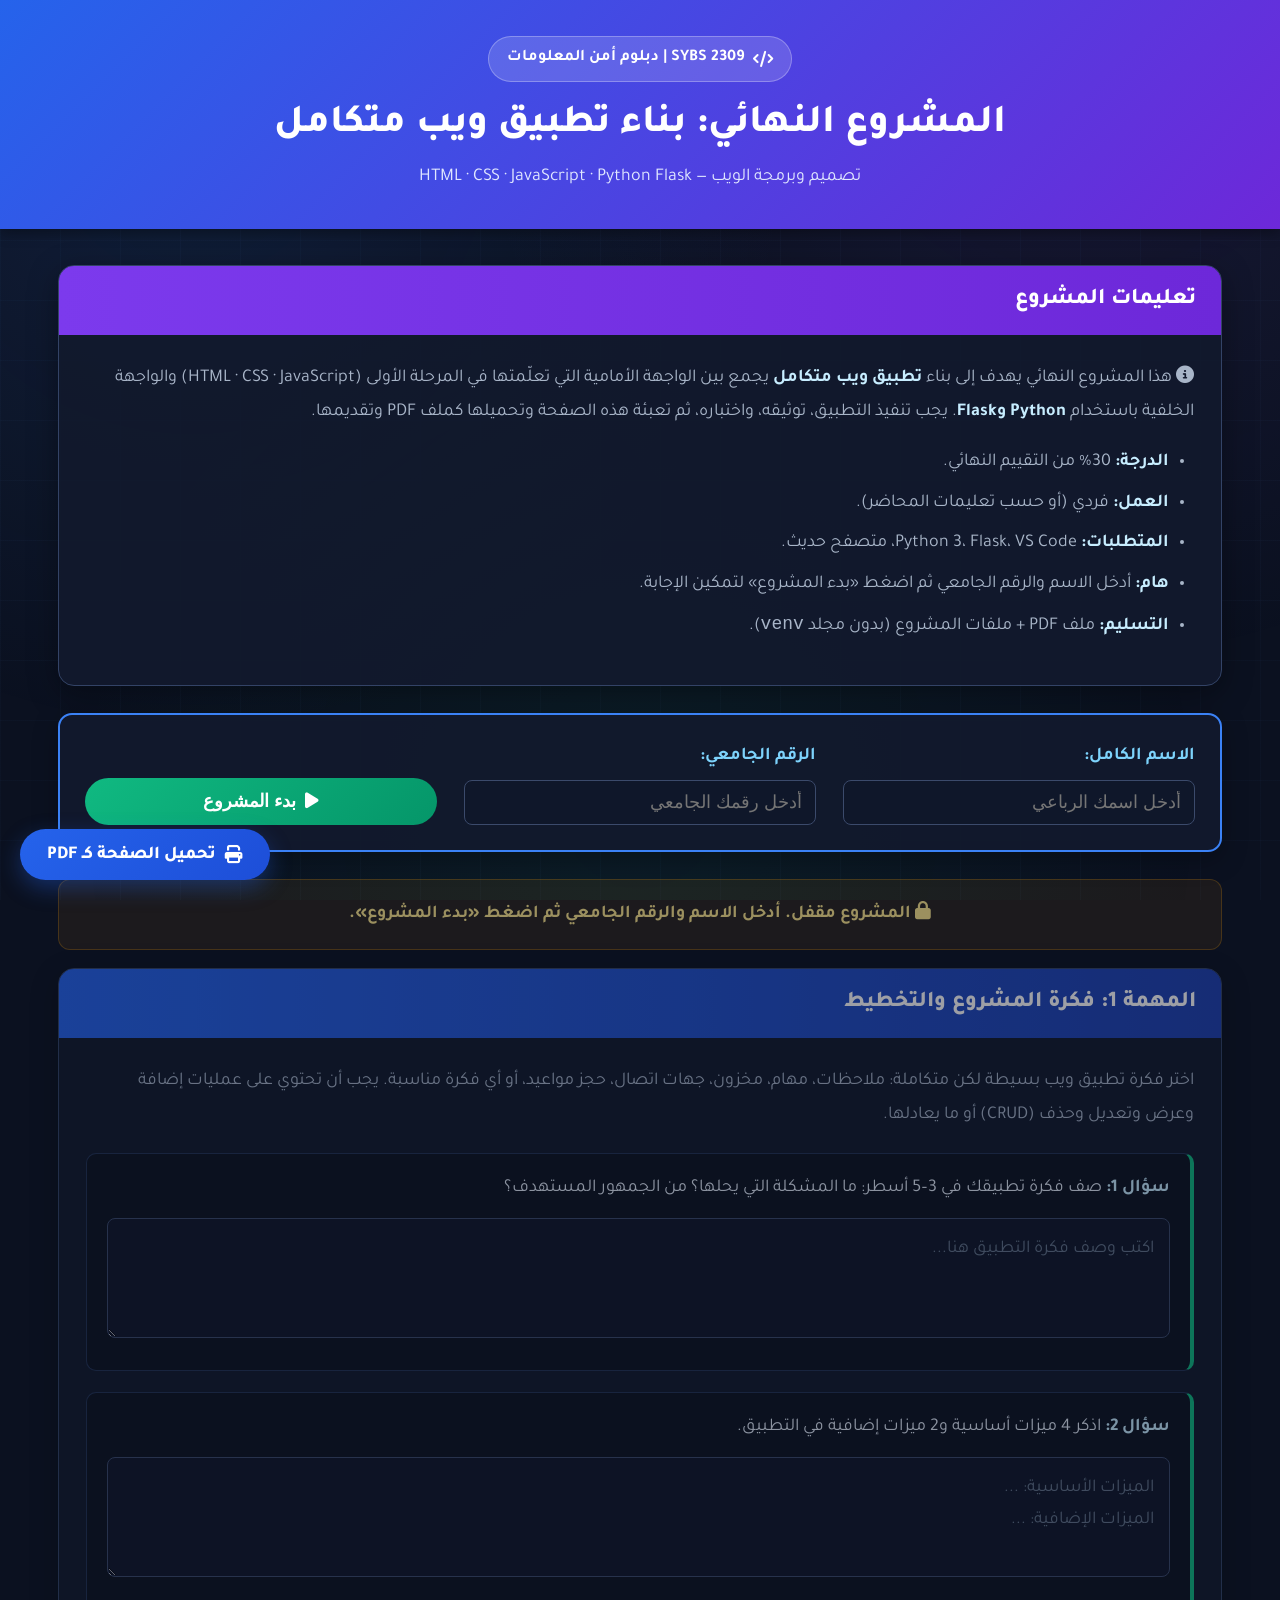
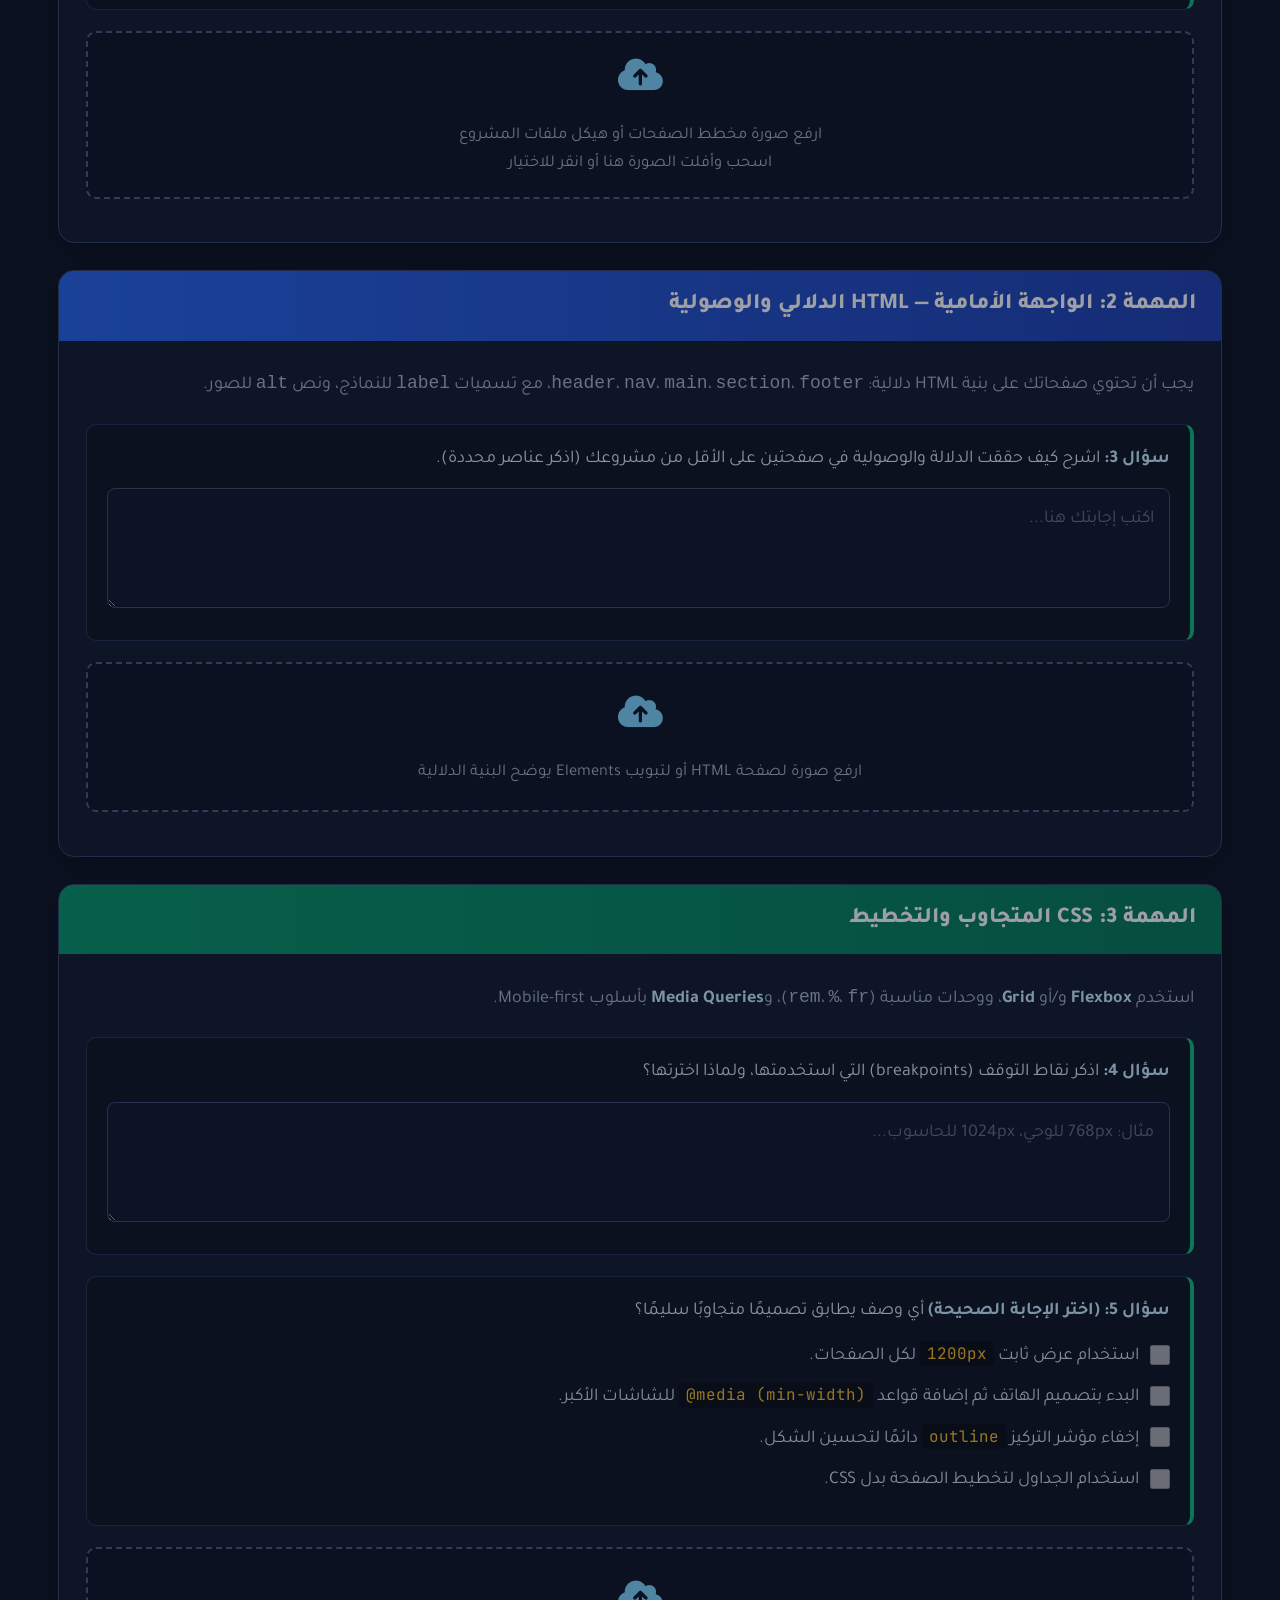
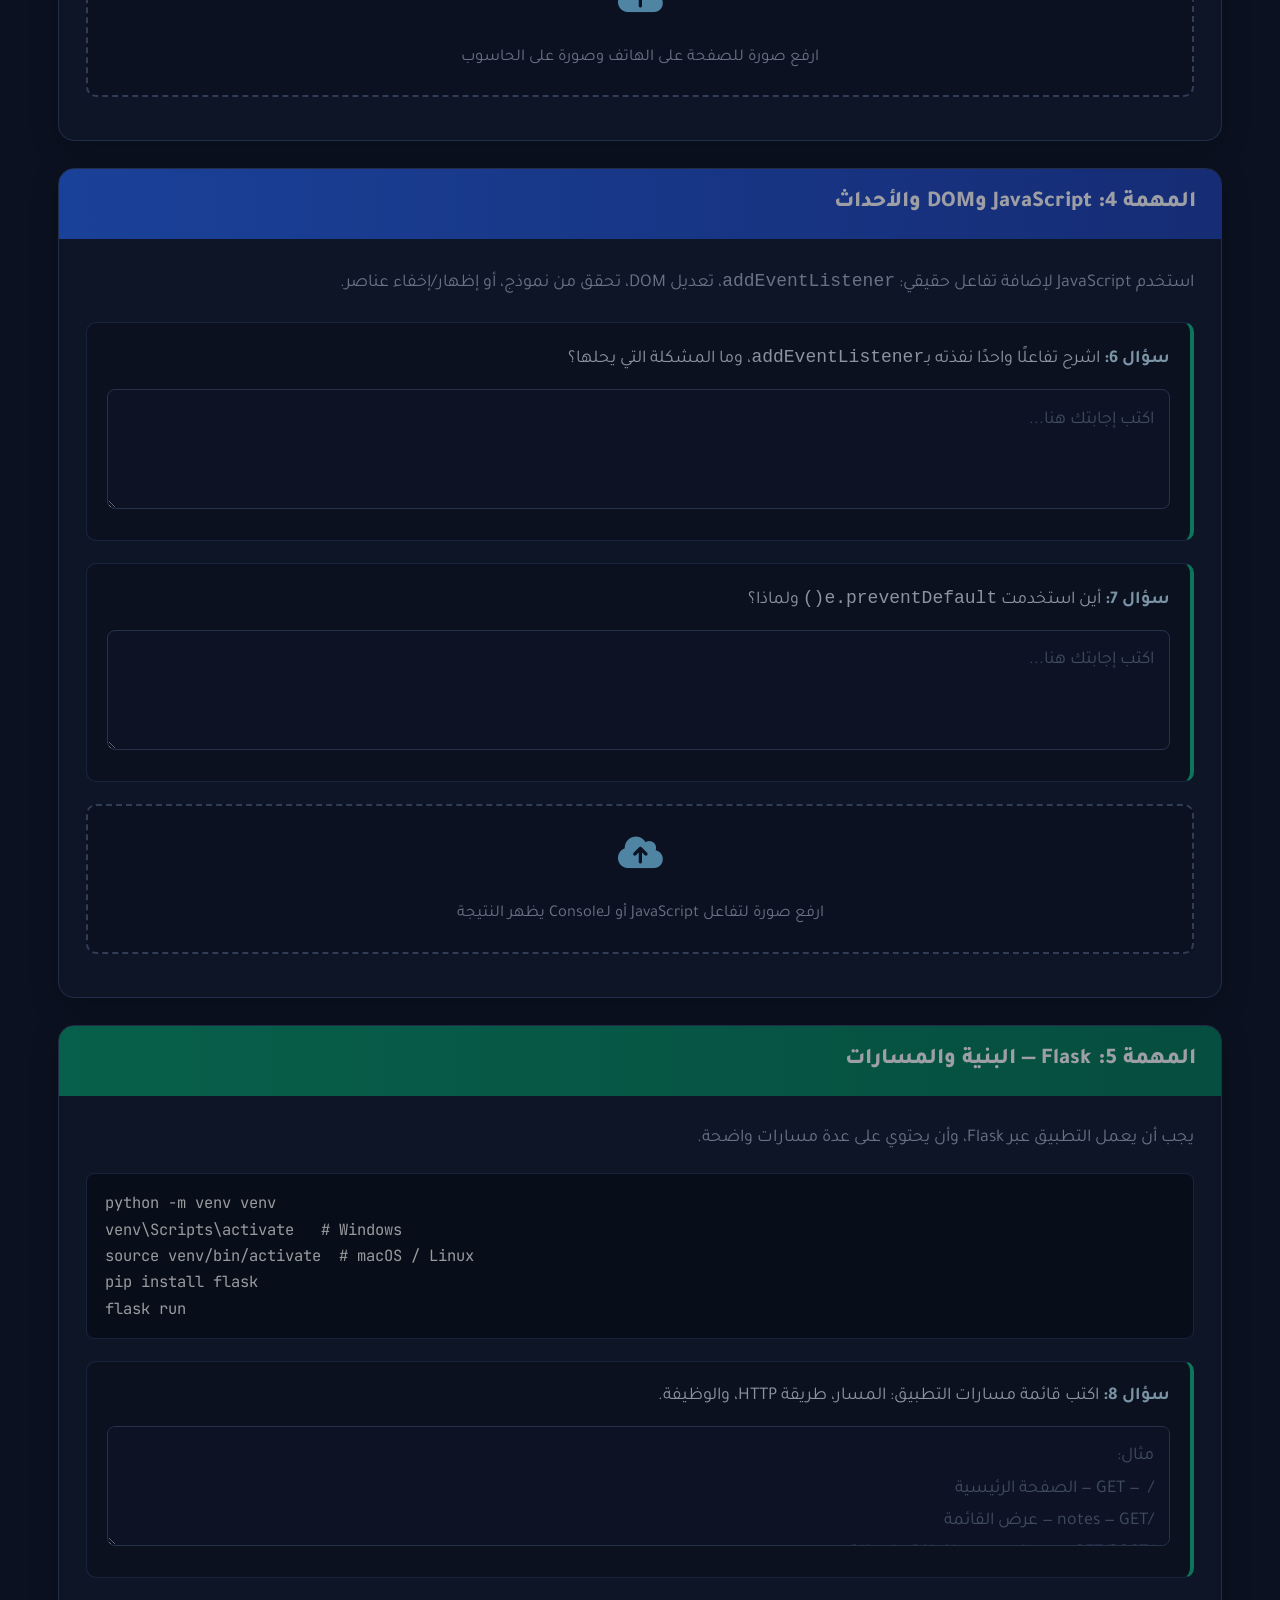
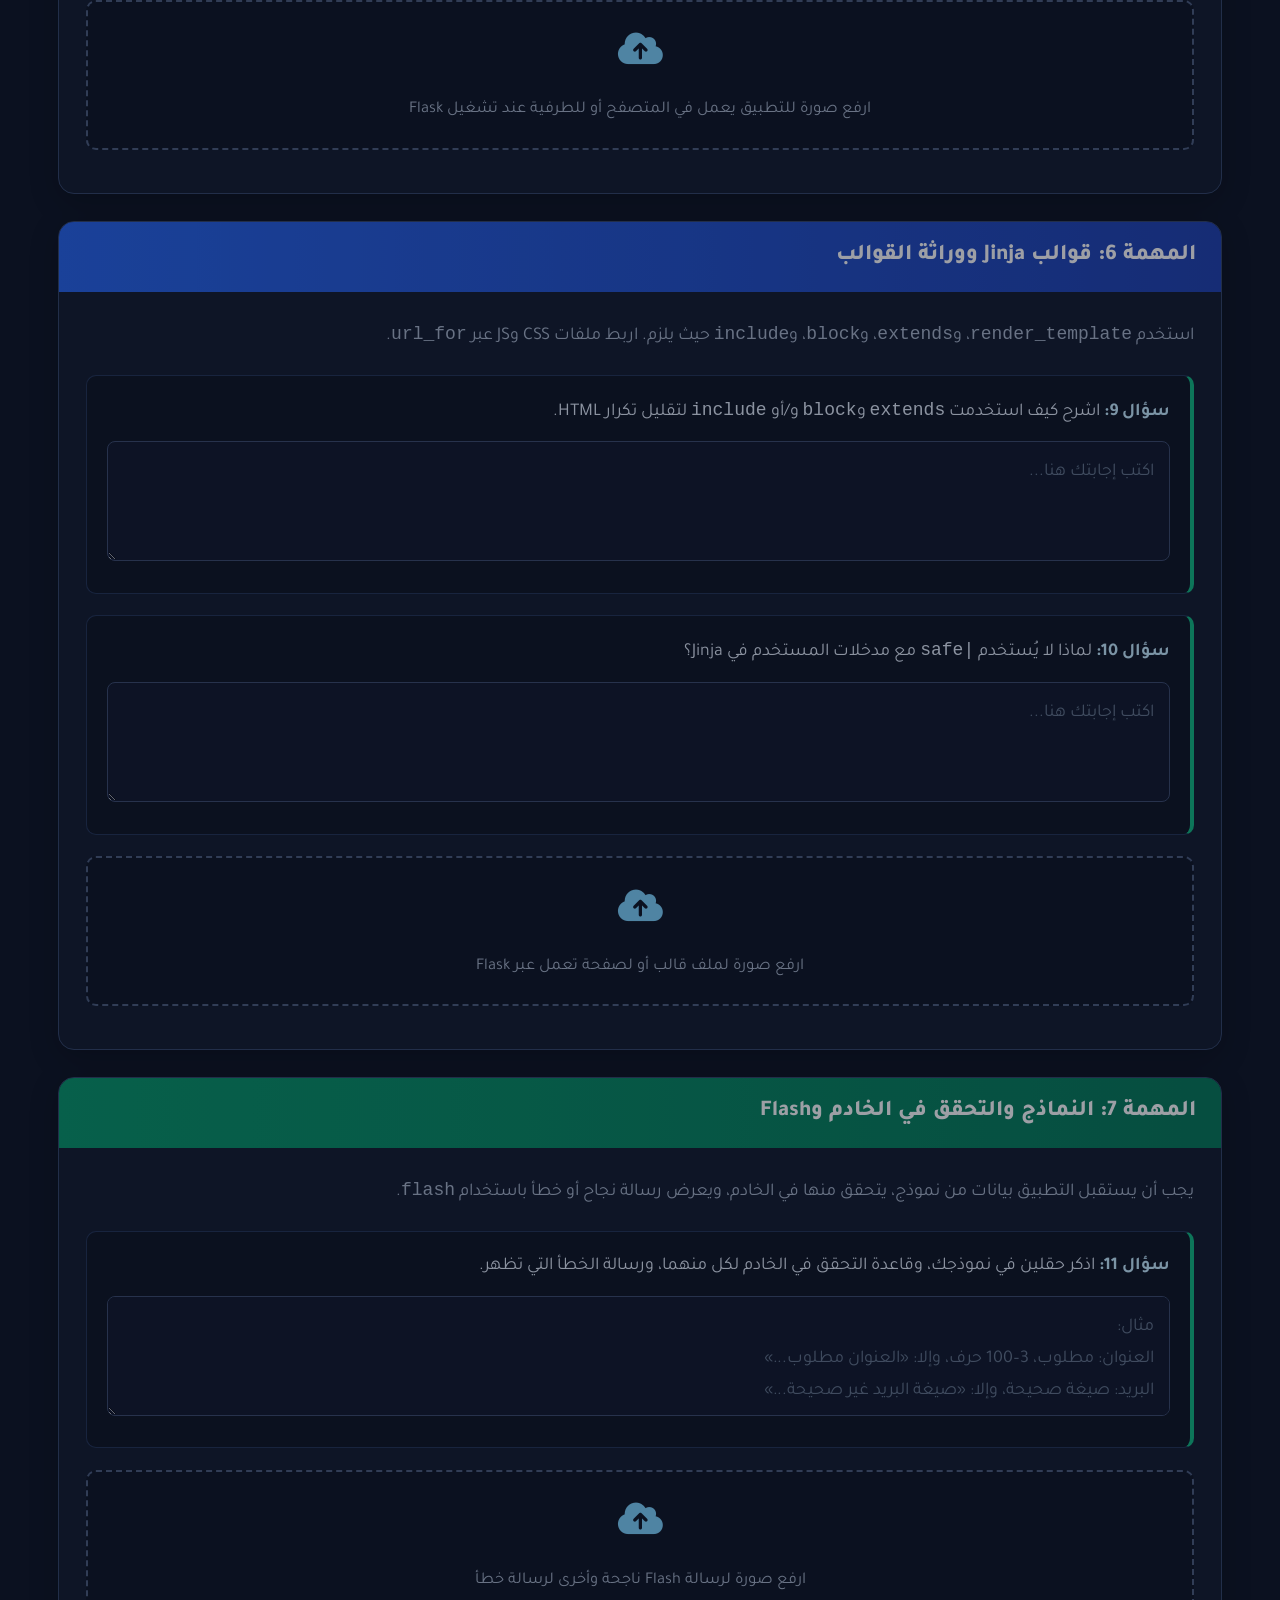
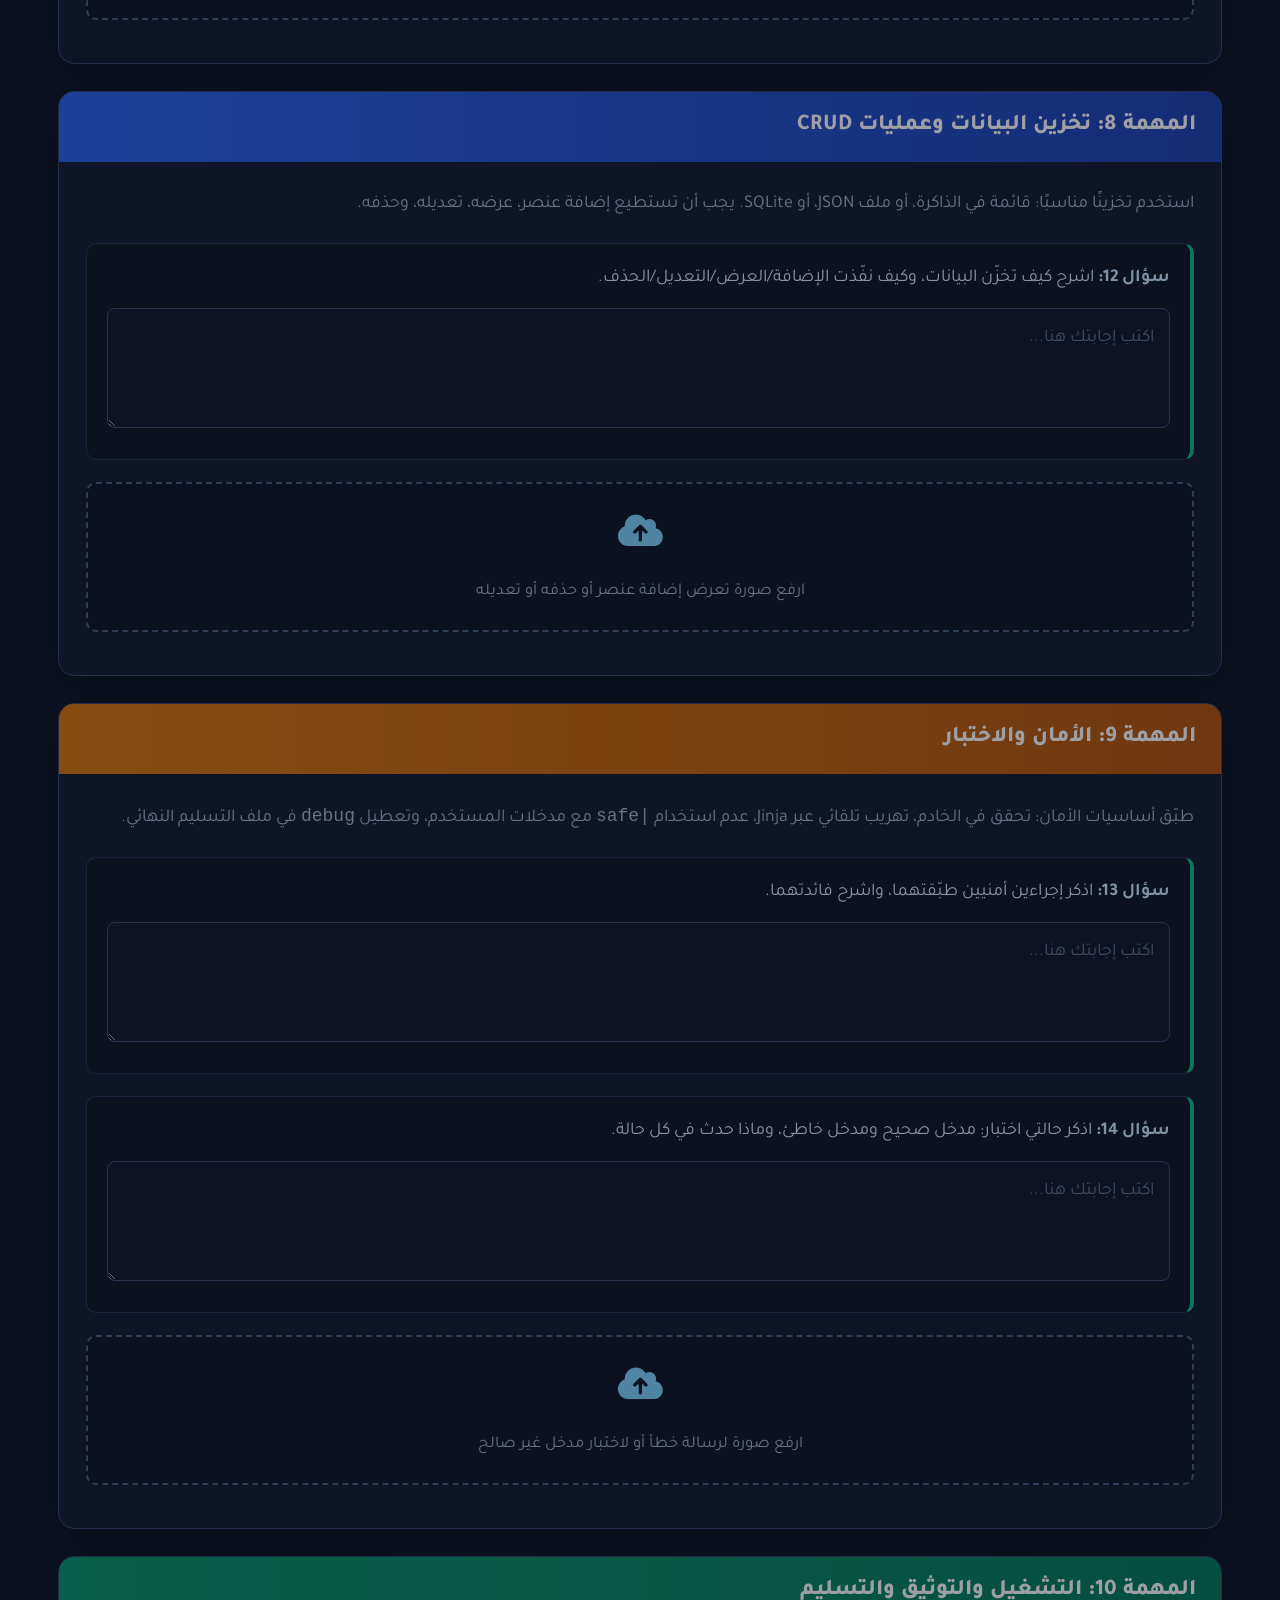
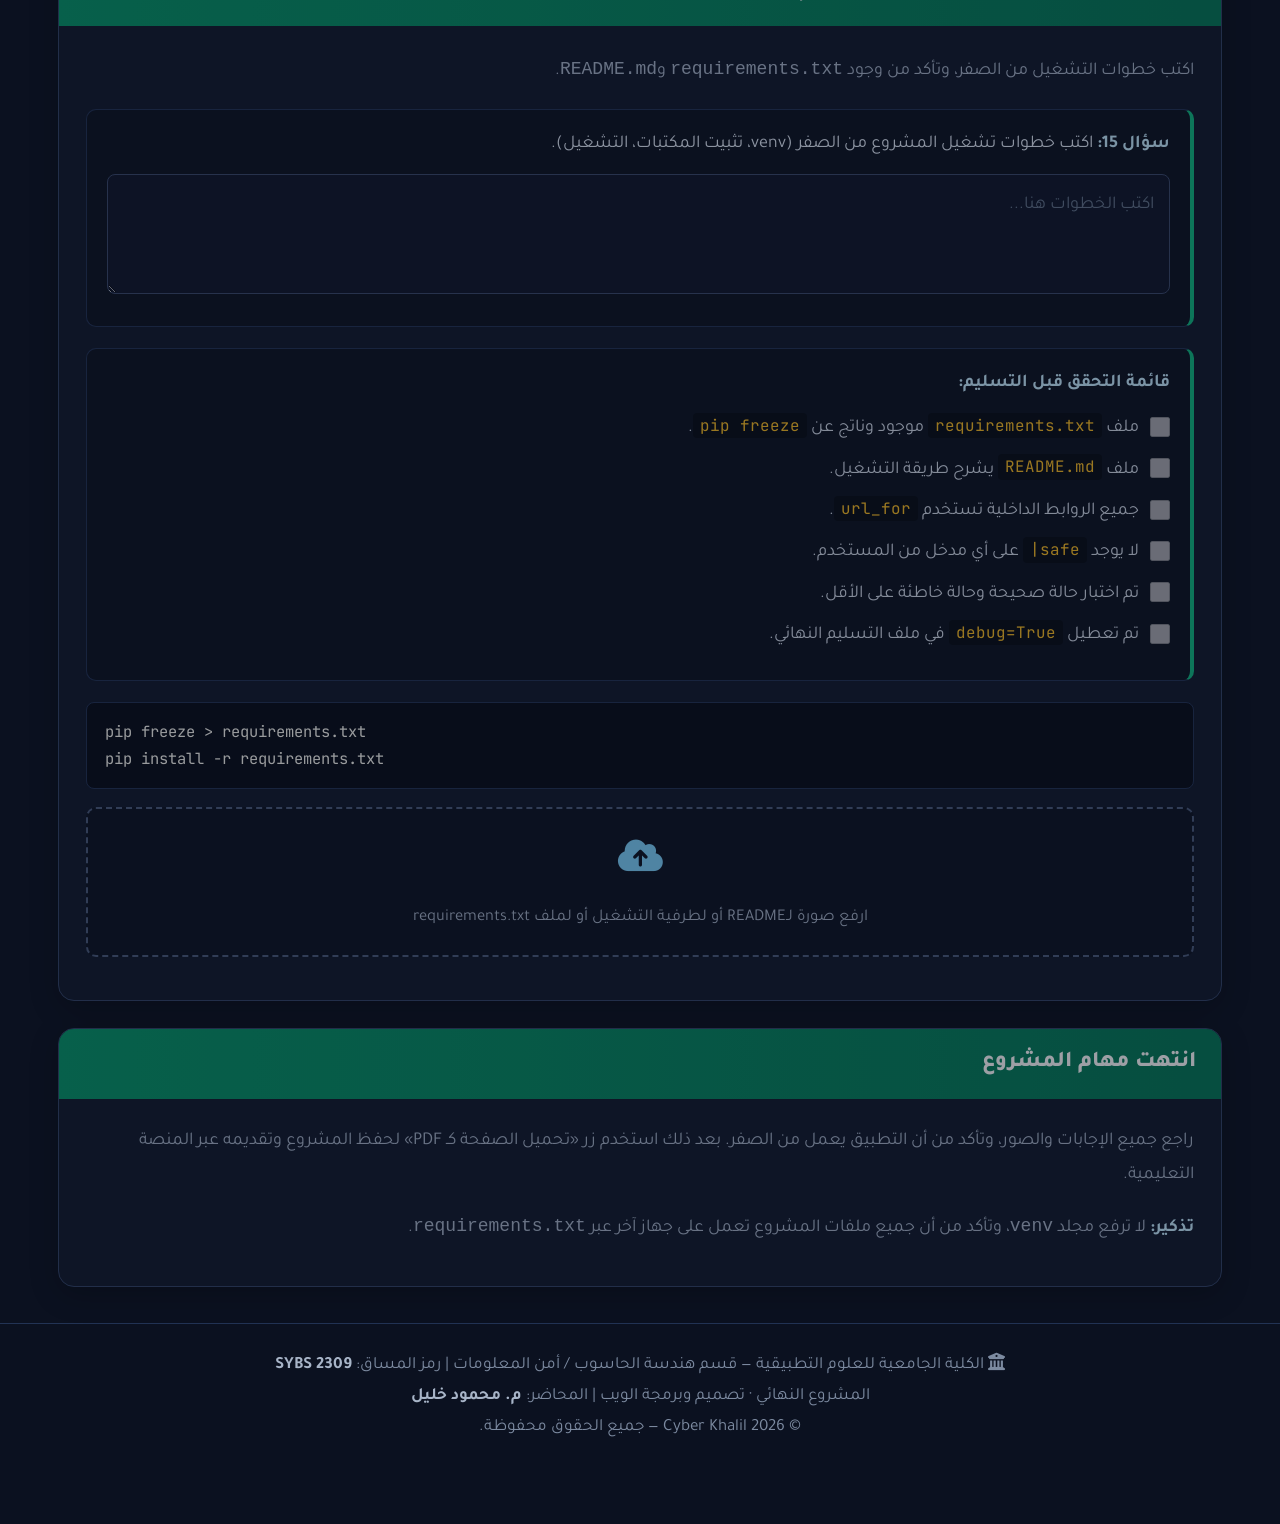
<file: project.html>
<!DOCTYPE html>
<html lang="ar" dir="rtl">
<head>
    <meta charset="UTF-8">
    <meta name="viewport" content="width=device-width, initial-scale=1.0">
    <title>المشروع النهائي: بناء تطبيق ويب متكامل | SYBS 2309</title>
    <meta name="theme-color" content="#0b1120">
    <meta name="description" content="المشروع النهائي لمساق تصميم وبرمجة الويب SYBS 2309 — بناء تطبيق ويب متكامل باستخدام HTML وCSS وJavaScript وPython Flask، مع توثيق وتحميل PDF.">
    <link href="https://fonts.googleapis.com/css2?family=Tajawal:wght@400;500;700;800&family=JetBrains+Mono:wght@400;600&display=swap" rel="stylesheet">
    <link rel="stylesheet" href="https://cdnjs.cloudflare.com/ajax/libs/font-awesome/6.4.0/css/all.min.css">
    <style>
        /* ============================================================
           SYBS 2309 — Final Project Page
           Standalone CSS — لا يعتمد على style.css أو lecture.css
           ============================================================ */

        * {
            margin: 0;
            padding: 0;
            box-sizing: border-box;
        }

        :root {
            --bg-dark: #0b1120;
            --bg-card: rgba(18, 25, 45, 0.96);
            --bg-inner: rgba(0, 0, 0, 0.30);
            --border-light: #334366;
            --border-soft: #223354;
            --text-main: #eef4fb;
            --text-muted: #a8b5c8;
            --text-dim: #7c8aa0;
            --accent: #7dd3fc;
            --accent-light: #c7edff;
            --primary: #3b82f6;
            --primary-dark: #2563eb;
            --success: #10b981;
            --success-dark: #059669;
            --warn: #f59e0b;
            --violet: #8b5cf6;
            --danger: #ef4444;
        }

        html {
            font-size: 18px;
            scroll-behavior: smooth;
            -webkit-text-size-adjust: 100%;
            text-size-adjust: 100%;
        }

        body {
            font-family: 'Tajawal', 'Segoe UI', system-ui, sans-serif;
            direction: rtl;
            text-align: right;
            background: var(--bg-dark);
            color: var(--text-main);
            line-height: 1.8;
            padding-bottom: 2rem;
            min-height: 100vh;
            position: relative;
            -webkit-font-smoothing: antialiased;
            -moz-osx-font-smoothing: grayscale;
        }

        .bg-grid {
            position: fixed;
            inset: 0;
            z-index: 0;
            background-image:
                radial-gradient(circle at 15% 15%, rgba(59, 130, 246, 0.12), transparent 45%),
                radial-gradient(circle at 85% 5%, rgba(139, 92, 246, 0.10), transparent 45%),
                radial-gradient(circle at 50% 90%, rgba(16, 185, 129, 0.07), transparent 55%),
                linear-gradient(rgba(30, 50, 80, 0.13) 1px, transparent 1px),
                linear-gradient(90deg, rgba(30, 50, 80, 0.13) 1px, transparent 1px);
            background-size: auto, auto, auto, 60px 60px, 60px 60px;
            pointer-events: none;
        }

        /* ================= HEADER ================= */
        .project-header {
            position: relative;
            z-index: 1;
            background: linear-gradient(135deg, #2563eb 0%, #6d28d9 100%);
            color: white;
            text-align: center;
            padding: 2rem 1rem;
            box-shadow: 0 4px 12px rgba(0, 0, 0, 0.35);
        }

        .header-content {
            max-width: 1200px;
            margin: 0 auto;
        }

        .course-badge {
            display: inline-flex;
            align-items: center;
            gap: 0.5rem;
            background: rgba(255, 255, 255, 0.15);
            border: 1px solid rgba(255, 255, 255, 0.28);
            border-radius: 999px;
            padding: 0.4rem 1rem;
            font-size: 0.9rem;
            font-weight: 700;
            margin-bottom: 0.9rem;
        }

        .header-content h1 {
            font-size: clamp(1.5rem, 4vw, 2.2rem);
            line-height: 1.4;
            margin-bottom: 0.5rem;
            font-weight: 800;
            text-wrap: balance;
        }

        .header-content p {
            color: #e0e7ff;
            font-size: 1rem;
            line-height: 1.7;
        }

        /* ================= LAYOUT ================= */
        .container {
            position: relative;
            z-index: 1;
            max-width: 1200px;
            margin: 2rem auto;
            padding: 0 1rem;
        }

        .main-card {
            background: var(--bg-card);
            border: 1px solid var(--border-light);
            border-radius: 16px;
            box-shadow: 0 8px 30px rgba(0, 0, 0, 0.35);
            margin-bottom: 1.5rem;
            overflow: hidden;
        }

        .card-header {
            background: linear-gradient(90deg, #2563eb 0%, #1e40af 100%);
            color: white;
            padding: 1rem 1.4rem;
        }

        .card-header.green {
            background: linear-gradient(90deg, #059669 0%, #047857 100%);
        }

        .card-header.violet {
            background: linear-gradient(90deg, #7c3aed 0%, #6d28d9 100%);
        }

        .card-header.amber {
            background: linear-gradient(90deg, #d97706 0%, #b45309 100%);
        }

        .card-header h2 {
            margin: 0;
            font-size: 1.25rem;
            line-height: 1.5;
            font-weight: 800;
        }

        .card-body {
            padding: 1.4rem 1.5rem;
        }

        .card-body > p,
        .card-body > ul,
        .card-body > ol {
            color: var(--text-muted);
            line-height: 1.9;
            margin-bottom: 0.9rem;
        }

        .card-body strong {
            color: var(--accent-light);
        }

        .card-body ul,
        .card-body ol {
            padding-right: 1.4rem;
        }

        .card-body li {
            margin-bottom: 0.35rem;
        }

        .question {
            background: rgba(0, 0, 0, 0.28);
            border: 1px solid var(--border-soft);
            border-right: 4px solid var(--success);
            padding: 1rem 1.1rem;
            margin: 1.2rem 0;
            border-radius: 10px;
        }

        .question p {
            color: #e3ecf7;
            line-height: 1.85;
            margin-bottom: 0.7rem;
        }

        .question p:last-child {
            margin-bottom: 0;
        }

        .command-box {
            background: #080d18;
            color: #f8f8f2;
            padding: 0.9rem 1rem;
            border-radius: 8px;
            direction: ltr;
            text-align: left;
            font-family: 'JetBrains Mono', 'Courier New', monospace;
            font-size: 0.86rem;
            line-height: 1.7;
            margin: 1rem 0;
            overflow-x: auto;
            border: 1px solid var(--border-soft);
        }

        .answer-textarea {
            width: 100%;
            padding: 0.75rem 0.85rem;
            border: 1px solid #3b4a6b;
            border-radius: 8px;
            font-family: 'Tajawal', sans-serif;
            font-size: 1rem;
            line-height: 1.8;
            min-height: 120px;
            resize: vertical;
            background: #0f172a;
            color: #eef4fb;
            outline: none;
        }

        .answer-textarea:focus {
            border-color: var(--accent);
            box-shadow: 0 0 0 3px rgba(125, 211, 252, 0.18);
        }

        .answer-textarea::placeholder {
            color: #64748b;
        }

        .checkbox-item {
            display: flex;
            align-items: flex-start;
            gap: 0.6rem;
            margin: 0.6rem 0;
            color: #d5deea;
            line-height: 1.7;
        }

        .checkbox-item input[type="checkbox"] {
            width: 20px;
            height: 20px;
            margin-top: 0.2rem;
            flex-shrink: 0;
            accent-color: var(--success);
        }

        .checkbox-item code {
            background: rgba(0, 0, 0, 0.4);
            color: #fbbf24;
            padding: 0.12rem 0.4rem;
            border-radius: 4px;
            font-family: 'JetBrains Mono', 'Courier New', monospace;
            font-size: 0.88em;
            direction: ltr;
            unicode-bidi: embed;
        }

        /* ================= STUDENT INFO ================= */
        .student-info-card {
            background: rgba(18, 25, 45, 0.96);
            border: 2px solid var(--primary);
            border-radius: 14px;
            padding: 1.4rem;
            margin-bottom: 1.5rem;
            display: flex;
            gap: 1.5rem;
            flex-wrap: wrap;
            align-items: flex-end;
            box-shadow: 0 8px 26px rgba(0, 0, 0, 0.28);
        }

        .info-item {
            flex: 1;
            min-width: 220px;
            display: flex;
            flex-direction: column;
            gap: 0.45rem;
        }

        .info-item label {
            font-weight: 700;
            color: var(--accent);
        }

        .info-item input {
            padding: 0.6rem 0.7rem;
            border: 1px solid #3b4a6b;
            border-radius: 8px;
            font-size: 1rem;
            background: #0f172a;
            color: #eef4fb;
            outline: none;
        }

        .info-item input:focus {
            border-color: var(--accent);
            box-shadow: 0 0 0 3px rgba(125, 211, 252, 0.18);
        }

        .start-btn {
            background: linear-gradient(135deg, var(--success), var(--success-dark));
            padding: 0.7rem 1.5rem;
            font-size: 1rem;
            border: none;
            border-radius: 999px;
            color: white;
            font-weight: 800;
            cursor: pointer;
            transition: 0.2s ease;
            min-height: 46px;
            display: inline-flex;
            align-items: center;
            justify-content: center;
            gap: 0.5rem;
        }

        .start-btn:hover {
            background: linear-gradient(135deg, #0f9f6e, #047857);
            transform: translateY(-2px);
            box-shadow: 0 8px 18px rgba(16, 185, 129, 0.28);
        }

        .start-btn:disabled {
            opacity: 0.6;
            cursor: not-allowed;
            transform: none;
            box-shadow: none;
        }

        /* ================= IMAGE UPLOAD ================= */
        .image-upload-area {
            border: 2px dashed #4b5c7c;
            background: rgba(0, 0, 0, 0.22);
            padding: 1rem;
            text-align: center;
            margin: 1rem 0;
            border-radius: 10px;
            transition: border-color 0.25s ease, background 0.25s ease;
            min-height: 150px;
            display: flex;
            flex-direction: column;
            align-items: center;
            justify-content: center;
            cursor: pointer;
            position: relative;
        }

        .image-upload-area.dragover {
            border-color: var(--accent);
            background: rgba(59, 130, 246, 0.12);
        }

        .image-upload-area img {
            max-width: 100%;
            max-height: 240px;
            margin-top: 0.5rem;
            border-radius: 6px;
            border: 1px solid var(--border-soft);
        }

        .placeholder-icon {
            font-size: 2rem;
            color: var(--accent);
            margin-bottom: 0.35rem;
        }

        .placeholder-text {
            font-size: 0.92rem;
            color: var(--text-muted);
            line-height: 1.7;
        }

        .remove-btn {
            margin-top: 0.55rem;
            background: var(--danger);
            color: white;
            border: none;
            border-radius: 6px;
            padding: 0.3rem 0.65rem;
            font-size: 0.82rem;
            font-weight: 700;
            cursor: pointer;
        }

        .remove-btn:hover {
            background: #dc2626;
        }

        /* ================= LOCK ================= */
        .lock-message {
            background: rgba(245, 158, 11, 0.12);
            border: 1px solid rgba(245, 158, 11, 0.35);
            color: #fde68a;
            padding: 1rem;
            border-radius: 12px;
            margin-bottom: 1rem;
            text-align: center;
            font-weight: 700;
            line-height: 1.8;
        }

        /* ================= BUTTONS ================= */
        .print-btn {
            position: fixed;
            bottom: 20px;
            left: 20px;
            background: linear-gradient(135deg, #2563eb, #1d4ed8);
            color: white;
            border: none;
            border-radius: 50px;
            padding: 0.8rem 1.5rem;
            font-size: 1rem;
            font-weight: 800;
            cursor: pointer;
            z-index: 1000;
            display: flex;
            align-items: center;
            gap: 0.5rem;
            box-shadow: 0 8px 22px rgba(37, 99, 235, 0.35);
            font-family: 'Tajawal', sans-serif;
        }

        .print-btn:hover {
            background: linear-gradient(135deg, #1d4ed8, #1e40af);
            transform: translateY(-2px);
        }

        /* ================= FOOTER ================= */
        footer {
            text-align: center;
            margin-top: 2rem;
            padding: 1.5rem;
            color: var(--text-dim);
            border-top: 1px solid var(--border-soft);
            font-size: 0.95rem;
            line-height: 1.8;
        }

        footer strong {
            color: var(--text-muted);
        }

        /* ================= PRINT VALUES ================= */
        .print-value {
            display: none;
        }

        /* ================= RESPONSIVE ================= */
        @media (max-width: 680px) {
            html {
                font-size: 17px;
            }

            .container {
                padding: 0 0.75rem;
            }

            .card-body {
                padding: 1.1rem 1rem;
            }

            .student-info-card {
                padding: 1.1rem;
                gap: 1rem;
            }

            .info-item {
                min-width: 100%;
            }

            .start-btn {
                width: 100%;
            }

            .print-btn {
                left: 12px;
                bottom: 12px;
                padding: 0.7rem 1.1rem;
                font-size: 0.92rem;
            }
        }

        /* ================= PRINT ================= */
        @media print {
            html {
                font-size: 12pt;
            }

            body {
                background: #fff !important;
                color: #0b1120 !important;
            }

            .bg-grid { display: none !important; }

            .print-btn,
            .student-info-card input,
            .start-btn,
            .lock-message,
            .remove-btn,
            .placeholder-icon,
            .placeholder-text,
            input[type="file"] {
                display: none !important;
            }

            .image-upload-area {
                border: 1px solid #ccc !important;
                background: #fff !important;
            }

            .answer-textarea {
                display: none !important;
            }

            .print-value {
                display: block !important;
                background: #f8f9fa;
                padding: 0.5rem;
                border: 1px solid #ddd;
                margin-top: 0.5rem;
                white-space: pre-wrap;
                color: #111;
                border-radius: 6px;
                line-height: 1.8;
            }

            .student-info-card .print-value {
                display: inline-block !important;
            }

            .main-card {
                box-shadow: none !important;
                border: 1px solid #ddd !important;
                page-break-inside: avoid;
            }

            .card-header {
                background: #e5e7eb !important;
                color: #111 !important;
            }

            .card-body,
            .question {
                background: #fff !important;
                color: #111 !important;
            }

            .question {
                border-right-color: #059669 !important;
            }

            .question p,
            .card-body p,
            .card-body li,
            .checkbox-item {
                color: #111 !important;
            }

            .command-box {
                background: #f1f5f9 !important;
                color: #111 !important;
                border: 1px solid #cbd5e1 !important;
            }

            footer {
                color: #334155 !important;
            }
        }

        @media (prefers-reduced-motion: reduce) {
            * {
                transition: none !important;
                animation: none !important;
            }
        }
    </style>
</head>
<body>
    <div class="bg-grid"></div>

    <button class="print-btn" type="button" onclick="window.print()">
        <i class="fas fa-print"></i> تحميل الصفحة كـ PDF
    </button>

    <header class="project-header">
        <div class="header-content">
            <div class="course-badge">
                <i class="fas fa-code"></i> SYBS 2309 | دبلوم أمن المعلومات
            </div>
            <h1>المشروع النهائي: بناء تطبيق ويب متكامل</h1>
            <p>تصميم وبرمجة الويب — HTML · CSS · JavaScript · Python Flask</p>
        </div>
    </header>

    <div class="container">
        <!-- ================= تعليمات المشروع ================= -->
        <div class="main-card">
            <div class="card-header violet">
                <h2>تعليمات المشروع</h2>
            </div>
            <div class="card-body">
                <p>
                    <i class="fas fa-info-circle"></i>
                    هذا المشروع النهائي يهدف إلى بناء <strong>تطبيق ويب متكامل</strong> يجمع بين
                    الواجهة الأمامية التي تعلّمتها في المرحلة الأولى (HTML · CSS · JavaScript)
                    والواجهة الخلفية باستخدام <strong>Python وFlask</strong>.
                    يجب تنفيذ التطبيق، توثيقه، واختباره، ثم تعبئة هذه الصفحة وتحميلها كملف PDF وتقديمها.
                </p>
                <ul>
                    <li><strong>الدرجة:</strong> 30% من التقييم النهائي.</li>
                    <li><strong>العمل:</strong> فردي (أو حسب تعليمات المحاضر).</li>
                    <li><strong>المتطلبات:</strong> Python 3، Flask، VS Code، متصفح حديث.</li>
                    <li><strong>هام:</strong> أدخل الاسم والرقم الجامعي ثم اضغط «بدء المشروع» لتمكين الإجابة.</li>
                    <li><strong>التسليم:</strong> ملف PDF + ملفات المشروع (بدون مجلد <code>venv</code>).</li>
                </ul>
            </div>
        </div>

        <!-- ================= معلومات الطالب ================= -->
        <div class="student-info-card" id="studentInfoCard">
            <div class="info-item">
                <label for="studentName">الاسم الكامل:</label>
                <input type="text" id="studentName" placeholder="أدخل اسمك الرباعي">
                <span class="print-value" id="print_studentName"></span>
            </div>
            <div class="info-item">
                <label for="studentId">الرقم الجامعي:</label>
                <input type="text" id="studentId" inputmode="numeric" placeholder="أدخل رقمك الجامعي">
                <span class="print-value" id="print_studentId"></span>
            </div>
            <div class="info-item">
                <button id="startProjectBtn" class="start-btn" type="button">
                    <i class="fas fa-play"></i> بدء المشروع
                </button>
            </div>
        </div>

        <!-- ================= محتوى المشروع ================= -->
        <div id="projectContent" style="opacity: 0.6; pointer-events: none;">
            <div class="lock-message" id="lockMsg">
                <i class="fas fa-lock"></i>
                المشروع مقفل. أدخل الاسم والرقم الجامعي ثم اضغط «بدء المشروع».
            </div>

            <!-- ================= المهمة 1 ================= -->
            <div class="main-card">
                <div class="card-header">
                    <h2>المهمة 1: فكرة المشروع والتخطيط</h2>
                </div>
                <div class="card-body">
                    <p>
                        اختر فكرة تطبيق ويب بسيطة لكن متكاملة: ملاحظات، مهام، مخزون، جهات اتصال،
                        حجز مواعيد، أو أي فكرة مناسبة. يجب أن تحتوي على عمليات إضافة وعرض وتعديل وحذف
                        (CRUD) أو ما يعادلها.
                    </p>

                    <div class="question">
                        <p><strong>سؤال 1:</strong> صف فكرة تطبيقك في 3–5 أسطر: ما المشكلة التي يحلها؟ من الجمهور المستهدف؟</p>
                        <textarea id="q1" data-save class="answer-textarea" placeholder="اكتب وصف فكرة التطبيق هنا..."></textarea>
                        <div class="print-value" id="print_q1"></div>
                    </div>

                    <div class="question">
                        <p><strong>سؤال 2:</strong> اذكر 4 ميزات أساسية و2 ميزات إضافية في التطبيق.</p>
                        <textarea id="q2" data-save class="answer-textarea" placeholder="الميزات الأساسية: ... &#10;الميزات الإضافية: ..."></textarea>
                        <div class="print-value" id="print_q2"></div>
                    </div>

                    <div class="image-upload-area" data-image-key="task1">
                        <div class="placeholder-icon"><i class="fas fa-cloud-upload-alt"></i></div>
                        <div class="placeholder-text">ارفع صورة مخطط الصفحات أو هيكل ملفات المشروع<br>اسحب وأفلت الصورة هنا أو انقر للاختيار</div>
                        <input type="file" accept="image/*" style="display: none;">
                    </div>
                </div>
            </div>

            <!-- ================= المهمة 2 ================= -->
            <div class="main-card">
                <div class="card-header">
                    <h2>المهمة 2: الواجهة الأمامية — HTML الدلالي والوصولية</h2>
                </div>
                <div class="card-body">
                    <p>
                        يجب أن تحتوي صفحاتك على بنية HTML دلالية: <code>header</code>، <code>nav</code>،
                        <code>main</code>، <code>section</code>، <code>footer</code>،
                        مع تسميات <code>label</code> للنماذج، ونص <code>alt</code> للصور.
                    </p>

                    <div class="question">
                        <p><strong>سؤال 3:</strong> اشرح كيف حققت الدلالة والوصولية في صفحتين على الأقل من مشروعك (اذكر عناصر محددة).</p>
                        <textarea id="q3" data-save class="answer-textarea" placeholder="اكتب إجابتك هنا..."></textarea>
                        <div class="print-value" id="print_q3"></div>
                    </div>

                    <div class="image-upload-area" data-image-key="task2">
                        <div class="placeholder-icon"><i class="fas fa-cloud-upload-alt"></i></div>
                        <div class="placeholder-text">ارفع صورة لصفحة HTML أو لتبويب Elements يوضح البنية الدلالية</div>
                        <input type="file" accept="image/*" style="display: none;">
                    </div>
                </div>
            </div>

            <!-- ================= المهمة 3 ================= -->
            <div class="main-card">
                <div class="card-header green">
                    <h2>المهمة 3: CSS المتجاوب والتخطيط</h2>
                </div>
                <div class="card-body">
                    <p>
                        استخدم <strong>Flexbox</strong> و/أو <strong>Grid</strong>، ووحدات مناسبة
                        (<code>rem</code>، <code>%</code>، <code>fr</code>)، و<strong>Media Queries</strong>
                        بأسلوب Mobile-first.
                    </p>

                    <div class="question">
                        <p><strong>سؤال 4:</strong> اذكر نقاط التوقف (breakpoints) التي استخدمتها، ولماذا اخترتها؟</p>
                        <textarea id="q4" data-save class="answer-textarea" placeholder="مثال: 768px للوحي، 1024px للحاسوب..."></textarea>
                        <div class="print-value" id="print_q4"></div>
                    </div>

                    <div class="question">
                        <p><strong>سؤال 5: (اختر الإجابة الصحيحة)</strong> أي وصف يطابق تصميمًا متجاوبًا سليمًا؟</p>

                        <div class="checkbox-item">
                            <input type="checkbox" id="q5_1" data-save>
                            <span>استخدام عرض ثابت <code>1200px</code> لكل الصفحات.</span>
                            <span class="print-value" id="print_q5_1"></span>
                        </div>

                        <div class="checkbox-item">
                            <input type="checkbox" id="q5_2" data-save>
                            <span>البدء بتصميم الهاتف ثم إضافة قواعد <code>@media (min-width)</code> للشاشات الأكبر.</span>
                            <span class="print-value" id="print_q5_2"></span>
                        </div>

                        <div class="checkbox-item">
                            <input type="checkbox" id="q5_3" data-save>
                            <span>إخفاء مؤشر التركيز <code>outline</code> دائمًا لتحسين الشكل.</span>
                            <span class="print-value" id="print_q5_3"></span>
                        </div>

                        <div class="checkbox-item">
                            <input type="checkbox" id="q5_4" data-save>
                            <span>استخدام الجداول لتخطيط الصفحة بدل CSS.</span>
                            <span class="print-value" id="print_q5_4"></span>
                        </div>
                    </div>

                    <div class="image-upload-area" data-image-key="task3">
                        <div class="placeholder-icon"><i class="fas fa-cloud-upload-alt"></i></div>
                        <div class="placeholder-text">ارفع صورة للصفحة على الهاتف وصورة على الحاسوب</div>
                        <input type="file" accept="image/*" style="display: none;">
                    </div>
                </div>
            </div>

            <!-- ================= المهمة 4 ================= -->
            <div class="main-card">
                <div class="card-header">
                    <h2>المهمة 4: JavaScript وDOM والأحداث</h2>
                </div>
                <div class="card-body">
                    <p>
                        استخدم JavaScript لإضافة تفاعل حقيقي: <code>addEventListener</code>،
                        تعديل DOM، تحقق من نموذج، أو إظهار/إخفاء عناصر.
                    </p>

                    <div class="question">
                        <p><strong>سؤال 6:</strong> اشرح تفاعلًا واحدًا نفذته بـ<code>addEventListener</code>، وما المشكلة التي يحلها؟</p>
                        <textarea id="q6" data-save class="answer-textarea" placeholder="اكتب إجابتك هنا..."></textarea>
                        <div class="print-value" id="print_q6"></div>
                    </div>

                    <div class="question">
                        <p><strong>سؤال 7:</strong> أين استخدمت <code>e.preventDefault()</code> ولماذا؟</p>
                        <textarea id="q7" data-save class="answer-textarea" placeholder="اكتب إجابتك هنا..."></textarea>
                        <div class="print-value" id="print_q7"></div>
                    </div>

                    <div class="image-upload-area" data-image-key="task4">
                        <div class="placeholder-icon"><i class="fas fa-cloud-upload-alt"></i></div>
                        <div class="placeholder-text">ارفع صورة لتفاعل JavaScript أو لـConsole يظهر النتيجة</div>
                        <input type="file" accept="image/*" style="display: none;">
                    </div>
                </div>
            </div>

            <!-- ================= المهمة 5 ================= -->
            <div class="main-card">
                <div class="card-header green">
                    <h2>المهمة 5: Flask — البنية والمسارات</h2>
                </div>
                <div class="card-body">
                    <p>يجب أن يعمل التطبيق عبر Flask، وأن يحتوي على عدة مسارات واضحة.</p>

                    <div class="command-box">
                        python -m venv venv<br>
                        venv\Scripts\activate&nbsp;&nbsp;&nbsp;# Windows<br>
                        source venv/bin/activate&nbsp;&nbsp;# macOS / Linux<br>
                        pip install flask<br>
                        flask run
                    </div>

                    <div class="question">
                        <p><strong>سؤال 8:</strong> اكتب قائمة مسارات التطبيق: المسار، طريقة HTTP، والوظيفة.</p>
                        <textarea id="q8" data-save class="answer-textarea" placeholder="مثال:&#10;/  — GET — الصفحة الرئيسية&#10;/notes — GET — عرض القائمة&#10;/notes/new — GET/POST — إضافة ملاحظة..."></textarea>
                        <div class="print-value" id="print_q8"></div>
                    </div>

                    <div class="image-upload-area" data-image-key="task5">
                        <div class="placeholder-icon"><i class="fas fa-cloud-upload-alt"></i></div>
                        <div class="placeholder-text">ارفع صورة للتطبيق يعمل في المتصفح أو للطرفية عند تشغيل Flask</div>
                        <input type="file" accept="image/*" style="display: none;">
                    </div>
                </div>
            </div>

            <!-- ================= المهمة 6 ================= -->
            <div class="main-card">
                <div class="card-header">
                    <h2>المهمة 6: قوالب Jinja ووراثة القوالب</h2>
                </div>
                <div class="card-body">
                    <p>
                        استخدم <code>render_template</code>، و<code>extends</code>، و<code>block</code>،
                        و<code>include</code> حيث يلزم. اربط ملفات CSS وJS عبر <code>url_for</code>.
                    </p>

                    <div class="question">
                        <p><strong>سؤال 9:</strong> اشرح كيف استخدمت <code>extends</code> و<code>block</code> و/أو <code>include</code> لتقليل تكرار HTML.</p>
                        <textarea id="q9" data-save class="answer-textarea" placeholder="اكتب إجابتك هنا..."></textarea>
                        <div class="print-value" id="print_q9"></div>
                    </div>

                    <div class="question">
                        <p><strong>سؤال 10:</strong> لماذا لا يُستخدم <code>|safe</code> مع مدخلات المستخدم في Jinja؟</p>
                        <textarea id="q10" data-save class="answer-textarea" placeholder="اكتب إجابتك هنا..."></textarea>
                        <div class="print-value" id="print_q10"></div>
                    </div>

                    <div class="image-upload-area" data-image-key="task6">
                        <div class="placeholder-icon"><i class="fas fa-cloud-upload-alt"></i></div>
                        <div class="placeholder-text">ارفع صورة لملف قالب أو لصفحة تعمل عبر Flask</div>
                        <input type="file" accept="image/*" style="display: none;">
                    </div>
                </div>
            </div>

            <!-- ================= المهمة 7 ================= -->
            <div class="main-card">
                <div class="card-header green">
                    <h2>المهمة 7: النماذج والتحقق في الخادم وFlash</h2>
                </div>
                <div class="card-body">
                    <p>
                        يجب أن يستقبل التطبيق بيانات من نموذج، يتحقق منها في الخادم،
                        ويعرض رسالة نجاح أو خطأ باستخدام <code>flash</code>.
                    </p>

                    <div class="question">
                        <p><strong>سؤال 11:</strong> اذكر حقلين في نموذجك، وقاعدة التحقق في الخادم لكل منهما، ورسالة الخطأ التي تظهر.</p>
                        <textarea id="q11" data-save class="answer-textarea" placeholder="مثال:&#10;العنوان: مطلوب، 3–100 حرف، وإلا: «العنوان مطلوب...»&#10;البريد: صيغة صحيحة، وإلا: «صيغة البريد غير صحيحة...»"></textarea>
                        <div class="print-value" id="print_q11"></div>
                    </div>

                    <div class="image-upload-area" data-image-key="task7">
                        <div class="placeholder-icon"><i class="fas fa-cloud-upload-alt"></i></div>
                        <div class="placeholder-text">ارفع صورة لرسالة Flash ناجحة وأخرى لرسالة خطأ</div>
                        <input type="file" accept="image/*" style="display: none;">
                    </div>
                </div>
            </div>

            <!-- ================= المهمة 8 ================= -->
            <div class="main-card">
                <div class="card-header">
                    <h2>المهمة 8: تخزين البيانات وعمليات CRUD</h2>
                </div>
                <div class="card-body">
                    <p>
                        استخدم تخزينًا مناسبًا: قائمة في الذاكرة، أو ملف JSON، أو SQLite.
                        يجب أن تستطيع إضافة عنصر، عرضه، تعديله، وحذفه.
                    </p>

                    <div class="question">
                        <p><strong>سؤال 12:</strong> اشرح كيف تخزّن البيانات، وكيف نفّذت الإضافة/العرض/التعديل/الحذف.</p>
                        <textarea id="q12" data-save class="answer-textarea" placeholder="اكتب إجابتك هنا..."></textarea>
                        <div class="print-value" id="print_q12"></div>
                    </div>

                    <div class="image-upload-area" data-image-key="task8">
                        <div class="placeholder-icon"><i class="fas fa-cloud-upload-alt"></i></div>
                        <div class="placeholder-text">ارفع صورة تعرض إضافة عنصر أو حذفه أو تعديله</div>
                        <input type="file" accept="image/*" style="display: none;">
                    </div>
                </div>
            </div>

            <!-- ================= المهمة 9 ================= -->
            <div class="main-card">
                <div class="card-header amber">
                    <h2>المهمة 9: الأمان والاختبار</h2>
                </div>
                <div class="card-body">
                    <p>
                        طبّق أساسيات الأمان: تحقق في الخادم، تهريب تلقائي عبر Jinja،
                        عدم استخدام <code>|safe</code> مع مدخلات المستخدم، وتعطيل <code>debug</code>
                        في ملف التسليم النهائي.
                    </p>

                    <div class="question">
                        <p><strong>سؤال 13:</strong> اذكر إجراءين أمنيين طبّقتهما، واشرح فائدتهما.</p>
                        <textarea id="q13" data-save class="answer-textarea" placeholder="اكتب إجابتك هنا..."></textarea>
                        <div class="print-value" id="print_q13"></div>
                    </div>

                    <div class="question">
                        <p><strong>سؤال 14:</strong> اذكر حالتي اختبار: مدخل صحيح ومدخل خاطئ، وماذا حدث في كل حالة.</p>
                        <textarea id="q14" data-save class="answer-textarea" placeholder="اكتب إجابتك هنا..."></textarea>
                        <div class="print-value" id="print_q14"></div>
                    </div>

                    <div class="image-upload-area" data-image-key="task9">
                        <div class="placeholder-icon"><i class="fas fa-cloud-upload-alt"></i></div>
                        <div class="placeholder-text">ارفع صورة لرسالة خطأ أو لاختبار مدخل غير صالح</div>
                        <input type="file" accept="image/*" style="display: none;">
                    </div>
                </div>
            </div>

            <!-- ================= المهمة 10 ================= -->
            <div class="main-card">
                <div class="card-header green">
                    <h2>المهمة 10: التشغيل والتوثيق والتسليم</h2>
                </div>
                <div class="card-body">
                    <p>
                        اكتب خطوات التشغيل من الصفر، وتأكد من وجود
                        <code>requirements.txt</code> و<code>README.md</code>.
                    </p>

                    <div class="question">
                        <p><strong>سؤال 15:</strong> اكتب خطوات تشغيل المشروع من الصفر (venv، تثبيت المكتبات، التشغيل).</p>
                        <textarea id="q15" data-save class="answer-textarea" placeholder="اكتب الخطوات هنا..."></textarea>
                        <div class="print-value" id="print_q15"></div>
                    </div>

                    <div class="question">
                        <p><strong>قائمة التحقق قبل التسليم:</strong></p>

                        <div class="checkbox-item">
                            <input type="checkbox" id="check1" data-save>
                            <span>ملف <code>requirements.txt</code> موجود وناتج عن <code>pip freeze</code>.</span>
                            <span class="print-value" id="print_check1"></span>
                        </div>

                        <div class="checkbox-item">
                            <input type="checkbox" id="check2" data-save>
                            <span>ملف <code>README.md</code> يشرح طريقة التشغيل.</span>
                            <span class="print-value" id="print_check2"></span>
                        </div>

                        <div class="checkbox-item">
                            <input type="checkbox" id="check3" data-save>
                            <span>جميع الروابط الداخلية تستخدم <code>url_for</code>.</span>
                            <span class="print-value" id="print_check3"></span>
                        </div>

                        <div class="checkbox-item">
                            <input type="checkbox" id="check4" data-save>
                            <span>لا يوجد <code>|safe</code> على أي مدخل من المستخدم.</span>
                            <span class="print-value" id="print_check4"></span>
                        </div>

                        <div class="checkbox-item">
                            <input type="checkbox" id="check5" data-save>
                            <span>تم اختبار حالة صحيحة وحالة خاطئة على الأقل.</span>
                            <span class="print-value" id="print_check5"></span>
                        </div>

                        <div class="checkbox-item">
                            <input type="checkbox" id="check6" data-save>
                            <span>تم تعطيل <code>debug=True</code> في ملف التسليم النهائي.</span>
                            <span class="print-value" id="print_check6"></span>
                        </div>
                    </div>

                    <div class="command-box">
                        pip freeze &gt; requirements.txt<br>
                        pip install -r requirements.txt
                    </div>

                    <div class="image-upload-area" data-image-key="task10">
                        <div class="placeholder-icon"><i class="fas fa-cloud-upload-alt"></i></div>
                        <div class="placeholder-text">ارفع صورة لـREADME أو لطرفية التشغيل أو لملف requirements.txt</div>
                        <input type="file" accept="image/*" style="display: none;">
                    </div>
                </div>
            </div>

            <!-- ================= انتهت المهام ================= -->
            <div class="main-card">
                <div class="card-header green">
                    <h2>انتهت مهام المشروع</h2>
                </div>
                <div class="card-body">
                    <p>
                        راجع جميع الإجابات والصور، وتأكد من أن التطبيق يعمل من الصفر.
                        بعد ذلك استخدم زر «تحميل الصفحة كـ PDF» لحفظ المشروع وتقديمه عبر المنصة التعليمية.
                    </p>
                    <p>
                        <strong>تذكير:</strong> لا ترفع مجلد <code>venv</code>، وتأكد من أن جميع
                        ملفات المشروع تعمل على جهاز آخر عبر <code>requirements.txt</code>.
                    </p>
                </div>
            </div>
        </div>
    </div>

    <footer>
        <p>
            <i class="fas fa-university"></i>
            الكلية الجامعية للعلوم التطبيقية — قسم هندسة الحاسوب / أمن المعلومات |
            رمز المساق: <strong>SYBS 2309</strong>
        </p>
        <p>المشروع النهائي · تصميم وبرمجة الويب | المحاضر: <strong>م. محمود خليل</strong></p>
        <p>© <span id="current-year"></span> Cyber Khalil — جميع الحقوق محفوظة.</p>
    </footer>

    <script>
        (function () {
            'use strict';

            /* ============================================================
               متغيرات الحالة
               ============================================================ */
            let projectStarted = false;

            const STORAGE_PREFIX = 'project_sybs2309_';
            const STARTED_FLAG = STORAGE_PREFIX + 'started';
            const NAME_KEY = STORAGE_PREFIX + 'studentName';
            const ID_KEY = STORAGE_PREFIX + 'studentId';

            const projectContent = document.getElementById('projectContent');
            const lockMsg = document.getElementById('lockMsg');
            const studentNameInput = document.getElementById('studentName');
            const studentIdInput = document.getElementById('studentId');
            const startBtn = document.getElementById('startProjectBtn');

            /* ============================================================
               دوال الحفظ والتحميل
               ============================================================ */
            function getSaveFields() {
                return document.querySelectorAll('[data-save]');
            }

            function saveAllData() {
                if (!projectStarted) return;

                getSaveFields().forEach(function (el) {
                    if (!el.id) return;
                    const key = STORAGE_PREFIX + el.id;
                    if (el.type === 'checkbox') {
                        localStorage.setItem(key, String(el.checked));
                    } else {
                        localStorage.setItem(key, el.value);
                    }
                });

 document.querySelectorAll('.image-upload-area').forEach(function (area) {
    const imgKey = area.dataset.imageKey || '';
    if (!imgKey) return;
    const key = STORAGE_PREFIX + 'img_' + imgKey;
    const img = area.querySelector('img');

    if (img && img.src && img.src.indexOf('data:image') === 0) {
        // حد تقريبي: 800KB لكل صورة
        if (img.src.length > 800 * 1024) {
            alert('حجم الصورة كبير جدًا (الحد ~800KB). اضغطها ثم أعد رفعها.');
            resetImageArea(area);
            return;
        }
        try {
            localStorage.setItem(key, img.src);
        } catch (err) {
            alert('لم يتم حفظ الصورة: مساحة التخزين ممتلئة. احذف صورة أخرى.');
        }
    } else {
        localStorage.removeItem(key);
    }
});

                localStorage.setItem(STARTED_FLAG, 'true');
                if (studentNameInput) localStorage.setItem(NAME_KEY, studentNameInput.value.trim());
                if (studentIdInput) localStorage.setItem(ID_KEY, studentIdInput.value.trim());
            }

            function loadAllData() {
                getSaveFields().forEach(function (el) {
                    if (!el.id) return;
                    const saved = localStorage.getItem(STORAGE_PREFIX + el.id);
                    if (saved === null) return;
                    if (el.type === 'checkbox') {
                        el.checked = saved === 'true';
                    } else {
                        el.value = saved;
                    }
                });

                document.querySelectorAll('.image-upload-area').forEach(function (area) {
                    const imgKey = area.dataset.imageKey || '';
                    if (!imgKey) return;
                    const savedSrc = localStorage.getItem(STORAGE_PREFIX + 'img_' + imgKey);
                    if (savedSrc && savedSrc.indexOf('data:image') === 0) {
                        renderImage(area, savedSrc, false);
                    }
                });

                syncPrintValues();
            }

            /* ============================================================
               مزامنة قيم الطباعة
               ============================================================ */
            function syncPrintValues() {
                getSaveFields().forEach(function (el) {
                    if (!el.id) return;
                    const printEl = document.getElementById('print_' + el.id);
                    if (!printEl) return;

                    if (el.type === 'checkbox') {
                        printEl.textContent = el.checked ? '✓ محدد' : '—';
                    } else {
                        const value = String(el.value || '').trim();
                        printEl.textContent = value !== '' ? el.value : '—';
                    }
                });

                if (studentNameInput) {
                    const printName = document.getElementById('print_studentName');
                    if (printName) printName.textContent = studentNameInput.value.trim() || '—';
                }
                if (studentIdInput) {
                    const printId = document.getElementById('print_studentId');
                    if (printId) printId.textContent = studentIdInput.value.trim() || '—';
                }
            }

            /* ============================================================
               الصور: العرض والحذف والرفع
               ============================================================ */
            function resetImageArea(area) {
                area.innerHTML = '' +
                    '<div class="placeholder-icon"><i class="fas fa-cloud-upload-alt"></i></div>' +
                    '<div class="placeholder-text">ارفع صورة مناسبة للمهمة<br>اسحب وأفلت الصورة هنا أو انقر للاختيار</div>' +
                    '<input type="file" accept="image/*" style="display: none;">';

                const fileInput = area.querySelector('input[type="file"]');
                attachFileInput(area, fileInput);
            }

            function renderImage(area, src, doSave) {
                area.innerHTML = '';

                const img = document.createElement('img');
                img.src = src;
                img.alt = 'صورة مرفقة';
                area.appendChild(img);

                const removeBtn = document.createElement('button');
                removeBtn.type = 'button';
                removeBtn.textContent = 'حذف الصورة';
                removeBtn.className = 'remove-btn';
                removeBtn.addEventListener('click', function (ev) {
                    ev.stopPropagation();
                    resetImageArea(area);
                    if (doSave !== false) saveAllData();
                });
                area.appendChild(removeBtn);

                if (doSave !== false) saveAllData();
            }

            function handleImage(file, area) {
                if (!file || !file.type || file.type.indexOf('image/') !== 0) return;
                const reader = new FileReader();
                reader.onload = function (e) {
                    renderImage(area, e.target.result, true);
                };
                reader.readAsDataURL(file);
            }

            function attachFileInput(area, fileInput) {
                if (!fileInput || fileInput.dataset.attached === '1') return;
                fileInput.dataset.attached = '1';

                fileInput.addEventListener('change', function (e) {
                    const file = e.target.files && e.target.files[0];
                    if (file) handleImage(file, area);
                    fileInput.value = '';
                });
            }

            function setupImageArea(area) {
                if (!area || area.dataset.dropAttached === '1') {
                    const existingInput = area ? area.querySelector('input[type="file"]') : null;
                    if (existingInput) attachFileInput(area, existingInput);
                    return;
                }

                area.dataset.dropAttached = '1';

                area.addEventListener('click', function (e) {
                    if (!projectStarted) return;
                    if (e.target.tagName === 'IMG' || e.target.tagName === 'BUTTON') return;
                    const fileInput = area.querySelector('input[type="file"]');
                    if (fileInput) fileInput.click();
                });

                area.addEventListener('dragover', function (e) {
                    if (!projectStarted) return;
                    e.preventDefault();
                    area.classList.add('dragover');
                });

                area.addEventListener('dragleave', function () {
                    area.classList.remove('dragover');
                });

                area.addEventListener('drop', function (e) {
                    if (!projectStarted) return;
                    e.preventDefault();
                    area.classList.remove('dragover');
                    const file = e.dataTransfer && e.dataTransfer.files && e.dataTransfer.files[0];
                    if (file) handleImage(file, area);
                });

                const fileInput = area.querySelector('input[type="file"]');
                attachFileInput(area, fileInput);
            }

            function initAllImageAreas() {
                document.querySelectorAll('.image-upload-area').forEach(function (area) {
                    setupImageArea(area);
                });
            }

            /* ============================================================
               منع اللصق في الإجابات
               ============================================================ */
            function preventPasteOnTextareas() {
                document.querySelectorAll('.answer-textarea').forEach(function (ta) {
                    if (ta.dataset.pasteBlocked === '1') return;
                    ta.dataset.pasteBlocked = '1';
                    ta.addEventListener('paste', function (e) {
                        e.preventDefault();
                        alert('اللصق غير مسموح في الإجابات. يرجى الكتابة يدوياً.');
                    });
                });
            }

            /* ============================================================
               تفعيل / تعطيل المشروع
               ============================================================ */
            function setProjectEnabled(enabled) {
                if (!projectContent) return;

                if (enabled) {
                    projectContent.style.opacity = '1';
                    projectContent.style.pointerEvents = 'auto';
                    if (lockMsg) lockMsg.style.display = 'none';
                } else {
                    projectContent.style.opacity = '0.6';
                    projectContent.style.pointerEvents = 'none';
                    if (lockMsg) lockMsg.style.display = 'block';
                }

                getSaveFields().forEach(function (el) {
                    el.disabled = !enabled;
                });

                document.querySelectorAll('.image-upload-area').forEach(function (area) {
                    area.style.pointerEvents = enabled ? 'auto' : 'none';
                    area.style.cursor = enabled ? 'pointer' : 'default';
                });
            }

            /* ============================================================
               حفظ تلقائي
               ============================================================ */
            function attachAutoSave() {
                if (!projectContent || projectContent.dataset.autoSave === '1') return;
                projectContent.dataset.autoSave = '1';

                projectContent.addEventListener('input', function () {
                    if (!projectStarted) return;
                    saveAllData();
                    syncPrintValues();
                });

                projectContent.addEventListener('change', function () {
                    if (!projectStarted) return;
                    saveAllData();
                    syncPrintValues();
                });
            }

            /* ============================================================
               بدء المشروع
               ============================================================ */
            function startProject() {
                const name = studentNameInput ? studentNameInput.value.trim() : '';
                const id = studentIdInput ? studentIdInput.value.trim() : '';

                if (!name || !id) {
                    alert('يرجى إدخال الاسم الكامل والرقم الجامعي قبل بدء المشروع.');
                    return;
                }

                localStorage.setItem(NAME_KEY, name);
                localStorage.setItem(ID_KEY, id);
                localStorage.setItem(STARTED_FLAG, 'true');

                projectStarted = true;

                const printName = document.getElementById('print_studentName');
                const printId = document.getElementById('print_studentId');
                if (printName) printName.textContent = name;
                if (printId) printId.textContent = id;

                if (studentNameInput) studentNameInput.disabled = true;
                if (studentIdInput) studentIdInput.disabled = true;
                if (startBtn) startBtn.disabled = true;

                setProjectEnabled(true);
                loadAllData();
                attachAutoSave();
                preventPasteOnTextareas();
                syncPrintValues();
            }

            /* ============================================================
               استعادة حالة البدء السابقة
               ============================================================ */
            function checkPreviousStart() {
                const started = localStorage.getItem(STARTED_FLAG);
                const savedName = localStorage.getItem(NAME_KEY);
                const savedId = localStorage.getItem(ID_KEY);

                if (started === 'true' && savedName && savedId) {
                    if (studentNameInput) {
                        studentNameInput.value = savedName;
                        studentNameInput.disabled = true;
                    }
                    if (studentIdInput) {
                        studentIdInput.value = savedId;
                        studentIdInput.disabled = true;
                    }
                    if (startBtn) startBtn.disabled = true;

                    const printName = document.getElementById('print_studentName');
                    const printId = document.getElementById('print_studentId');
                    if (printName) printName.textContent = savedName;
                    if (printId) printId.textContent = savedId;

                    projectStarted = true;
                    setProjectEnabled(true);
                    loadAllData();
                    attachAutoSave();
                    preventPasteOnTextareas();
                } else {
                    setProjectEnabled(false);
                }
            }

            /* ============================================================
               التهيئة
               ============================================================ */
            document.addEventListener('DOMContentLoaded', function () {
                const yearEl = document.getElementById('current-year');
                if (yearEl) yearEl.textContent = new Date().getFullYear();

                initAllImageAreas();
                checkPreviousStart();
                preventPasteOnTextareas();

                if (startBtn) {
                    startBtn.addEventListener('click', startProject);
                }

                window.addEventListener('beforeprint', syncPrintValues);
            });
        })();
    </script>
</body>
</html>
</file>
<file: style.css>
/* ============================================================
 *  SYBS 2309 — Course Home Page Styles
 *  Cyber Khalil Academy | Mahmoud Khalil
 *  Enhanced: Larger fonts · Better mobile · Improved design
 *  ============================================================ */

/* ================= GLOBAL ================= */
* {
    margin: 0;
    padding: 0;
    box-sizing: border-box;
}

:root {
    --bg-dark: #0b1120;
    --bg-card: rgba(18, 25, 45, 0.94);
    --bg-inner: rgba(0, 0, 0, 0.30);
    --border-light: #334366;
    --border-soft: #223354;
    --text-main: #eef4fb;
    --text-muted: #a8b5c8;
    --text-dim: #7c8aa0;
    --accent: #7dd3fc;
    --accent-light: #c7edff;
    --primary: #3b82f6;
    --primary-dark: #2563eb;
    --success: #10b981;
    --success-dark: #059669;
    --warn: #f59e0b;
    --violet: #8b5cf6;
}

html {
    font-size: 19px;                       /* كان 17px */
    scroll-behavior: smooth;
    scroll-padding-top: 2rem;
    -webkit-text-size-adjust: 100%;
    text-size-adjust: 100%;
    -webkit-tap-highlight-color: transparent;
}

body {
    font-family: 'Tajawal', 'Inter', 'Segoe UI', system-ui, sans-serif;
    direction: rtl;
    text-align: right;
    background: var(--bg-dark);
    color: var(--text-main);
    font-size: 1rem;
    line-height: 1.8;                      /* كان 1.75 */
    min-height: 100vh;
    position: relative;
    -webkit-font-smoothing: antialiased;
    -moz-osx-font-smoothing: grayscale;
    text-rendering: optimizeLegibility;
    overflow-x: hidden;
}

.bg-grid {
    position: fixed;
    inset: 0;
    z-index: 0;
    background-image:
    radial-gradient(circle at 15% 15%, rgba(59, 130, 246, 0.12), transparent 45%),
    radial-gradient(circle at 85% 5%, rgba(139, 92, 246, 0.10), transparent 45%),
    radial-gradient(circle at 50% 90%, rgba(16, 185, 129, 0.07), transparent 55%),
    linear-gradient(rgba(30, 50, 80, 0.13) 1px, transparent 1px),
    linear-gradient(90deg, rgba(30, 50, 80, 0.13) 1px, transparent 1px);
    background-size: auto, auto, auto, 60px 60px, 60px 60px;
    pointer-events: none;
}

.container {
    position: relative;
    z-index: 1;
    max-width: 1200px;                     /* كان 1180px */
    margin: 0 auto;
    padding: 34px 24px 64px;
}

/* ================= HERO HEADER ================= */
.course-header {
    position: relative;
    background: linear-gradient(135deg, rgba(30, 41, 70, 0.96), rgba(18, 25, 45, 0.96));
    border: 1px solid var(--border-light);
    border-radius: 1.4rem;
    padding: 38px 40px;
    margin-bottom: 30px;
    overflow: hidden;
    box-shadow: 0 14px 38px rgba(0, 0, 0, 0.5);
}

.course-header::before {
    content: "";
    position: absolute;
    top: 0;
    left: 0;
    right: 0;
    height: 4px;
    background: linear-gradient(90deg, var(--primary), var(--success), var(--violet));
}

.course-header::after {
    content: "";
    position: absolute;
    right: -100px;
    top: -100px;
    width: 320px;
    height: 320px;
    background: radial-gradient(circle, rgba(59, 130, 246, 0.18), transparent 65%);
    pointer-events: none;
}

.course-badge {
    display: flex;
    width: fit-content;
    margin-inline: auto;
    align-items: center;
    gap: 8px;
    background: rgba(59, 130, 246, 0.15);
    color: var(--accent);
    font-size: 0.9rem;                     /* كان 0.82rem */
    font-weight: 700;
    letter-spacing: 0;
    padding: 8px 18px;
    border-radius: 30px;
    margin-bottom: 16px;
    border: 1px solid rgba(59, 130, 246, 0.3);
    line-height: 1.5;
}

.course-header h1 {
    font-size: clamp(1.8rem, 4.5vw, 2.9rem);
    font-weight: 800;
    text-align: center;
    background: linear-gradient(135deg, #ffffff, var(--accent) 60%, #a5f3fc);
    -webkit-background-clip: text;
    background-clip: text;
    color: transparent;
    margin-bottom: 12px;
    line-height: 1.3;
    word-wrap: break-word;
    overflow-wrap: break-word;
    text-wrap: balance;
}

.course-sub {
    text-align: center;
    color: var(--text-muted);
    font-size: 1.12rem;                    /* كان 1.05rem */
    line-height: 1.85;
    margin-bottom: 24px;
    max-width: 920px;
}

.course-sub strong {
    color: var(--accent-light);
    font-weight: 700;
}

.instructor-panel {
    display: flex;
    flex-wrap: wrap;
    gap: 14px 30px;
    background: rgba(0, 0, 0, 0.35);
    border-radius: 0.9rem;
    padding: 18px 24px;
    border: 1px solid var(--border-soft);
}

.instructor-item {
    display: flex;
    align-items: center;
    gap: 10px;
    font-size: 1.04rem;                    /* كان 0.98rem */
    color: #d5deea;
    word-break: break-word;
    overflow-wrap: anywhere;
    line-height: 1.6;
}

.instructor-item i {
    color: var(--accent);
    width: 22px;
    text-align: center;
    font-size: 1.05rem;
    flex-shrink: 0;
}

/* ================= COURSE METRICS ================= */
.course-metrics {
    display: grid;
    grid-template-columns: repeat(4, minmax(0, 1fr));
    gap: 1px;
    margin-bottom: 32px;
    background: var(--border-soft);       /* لون الفواصل بين البطاقات */
    border: 1px solid var(--border-soft);
    border-radius: 1.15rem;
    overflow: hidden;
    box-shadow: 0 14px 34px rgba(0, 0, 0, 0.38);
}

.metric {
    --m-color: var(--accent);
    --m-soft: rgba(59, 130, 246, 0.16);
    position: relative;
    display: flex;
    flex-direction: column;
    align-items: center;
    justify-content: center;
    gap: 10px;
    padding: 26px 16px 24px;
    text-align: center;
    background: linear-gradient(180deg, rgba(20, 28, 50, 0.97), rgba(13, 19, 35, 0.97));
    transition: background 0.3s ease;
}

/* خط علوي ملوّن يتمدّد عند المرور */
.metric::before {
    content: "";
    position: absolute;
    inset-inline: 0;
    top: 0;
    height: 3px;
    background: linear-gradient(90deg, transparent, var(--m-color), transparent);
    transform: scaleX(0.35);
    transform-origin: center;
    transition: transform 0.35s ease;
}

.metric:hover {
    background: linear-gradient(180deg, rgba(25, 35, 62, 0.98), rgba(14, 21, 38, 0.98));
}

.metric:hover::before { transform: scaleX(1); }

.metric-icon {
    width: 42px;
    height: 42px;
    border-radius: 12px;
    display: grid;
    place-items: center;
    font-size: 1.02rem;
    color: var(--m-color);
    background: var(--m-soft);
    border: 1px solid rgba(255, 255, 255, 0.06);
    transition: transform 0.3s ease, box-shadow 0.3s ease;
}

.metric:hover .metric-icon {
    transform: translateY(-3px);
    box-shadow: 0 8px 18px -8px var(--m-color);
}

.metric-value {
    font-size: clamp(2rem, 3.4vw, 2.55rem);
    font-weight: 800;
    line-height: 1;
    letter-spacing: -0.02em;
    font-variant-numeric: tabular-nums;
    background: linear-gradient(160deg, #ffffff 25%, var(--m-color));
    -webkit-background-clip: text;
    background-clip: text;
    color: transparent;
    -webkit-text-fill-color: transparent;
}

.metric-label {
    font-size: 0.95rem;
    font-weight: 500;
    line-height: 1.6;
    color: var(--text-muted);
    text-wrap: balance;
    max-width: 200px;
}

.metric-label strong {
    color: #e3ecf7;
    font-weight: 700;
}

/* ألوان كل مؤشر */
.metric.front   { --m-color: #60a5fa; --m-soft: rgba(59, 130, 246, 0.16); }
.metric.back    { --m-color: #34d399; --m-soft: rgba(16, 185, 129, 0.16); }
.metric.exam    { --m-color: #fbbf24; --m-soft: rgba(245, 158, 11, 0.16); }
.metric.project { --m-color: #a78bfa; --m-soft: rgba(139, 92, 246, 0.16); }


/* ================= METHOD NOTE ================= */
.method-note {
    background: linear-gradient(135deg, rgba(59, 130, 246, 0.08), rgba(16, 185, 129, 0.06));
    border: 1px solid var(--border-light);
    border-right: 4px solid var(--primary);
    border-radius: 1rem;
    padding: 20px 24px;
    margin-bottom: 32px;
    display: flex;
    gap: 16px;
    align-items: flex-start;
}

.method-note i {
    color: var(--accent);
    font-size: 1.5rem;
    flex-shrink: 0;
    margin-top: 4px;
}

.method-note p {
    font-size: 1.06rem;                    /* كان 1rem */
    color: #d5deea;
    line-height: 1.85;
    margin: 0;
}

.method-note strong { color: var(--accent-light); }

/* ================= PHASE LEGEND ================= */
.phase-legend {
    display: flex;
    flex-wrap: wrap;
    gap: 12px;
    margin-bottom: 36px;
    padding: 18px 24px;
    background: var(--bg-card);
    border: 1px solid var(--border-soft);
    border-radius: 1rem;
    justify-content: center;
}

.legend-item {
    display: flex;
    align-items: center;
    gap: 10px;
    font-size: 0.98rem;                    /* كان 0.9rem */
    font-weight: 600;
    color: #d5deea;
    padding: 8px 16px;
    border-radius: 30px;
    background: rgba(0, 0, 0, 0.3);
    line-height: 1.5;
}

.legend-dot {
    width: 10px;
    height: 10px;
    border-radius: 50%;
    flex-shrink: 0;
}

.dot-blue { background: #3b82f6; box-shadow: 0 0 8px #3b82f6; }
.dot-green { background: #10b981; box-shadow: 0 0 8px #10b981; }

/* ================= PHASE SECTION ================= */
.phase-section { margin-bottom: 46px; }

.phase-header {
    display: flex;
    align-items: center;
    gap: 16px;
    padding: 20px 26px;
    border-radius: 1rem 1rem 0 0;
    background: linear-gradient(90deg, rgba(59, 130, 246, 0.16), rgba(59, 130, 246, 0.03));
    border: 1px solid var(--border-light);
    border-bottom: none;
    position: relative;
}

.phase-header.practical {
    background: linear-gradient(90deg, rgba(16, 185, 129, 0.16), rgba(16, 185, 129, 0.03));
}

.phase-header .phase-icon {
    width: 52px;
    height: 52px;
    border-radius: 12px;
    display: flex;
    align-items: center;
    justify-content: center;
    font-size: 1.4rem;
    flex-shrink: 0;
    background: rgba(59, 130, 246, 0.2);
    color: var(--accent);
}

.phase-header.practical .phase-icon {
    background: rgba(16, 185, 129, 0.2);
    color: #34d399;
}

.phase-title-group h2 {
    font-size: 1.5rem;                     /* كان 1.35rem */
    font-weight: 700;
    color: #ffffff;
    margin-bottom: 6px;
    line-height: 1.4;
    text-wrap: balance;
}

.phase-title-group .phase-meta {
    font-size: 0.98rem;                    /* كان 0.9rem */
    color: var(--text-muted);
    letter-spacing: 0;
    line-height: 1.7;
}

.phase-title-group .phase-meta strong {
    color: var(--accent-light);
    font-weight: 700;
}

.phase-header.practical .phase-title-group .phase-meta strong { color: #a7f3d0; }

.weeks-container {
    border: 1px solid var(--border-light);
    border-top: none;
    border-radius: 0 0 1rem 1rem;
    background: rgba(10, 16, 30, 0.5);
    padding: 20px 22px 22px;
}

/* ================= WEEK CARD ================= */
.week-card {
    background: var(--bg-card);
    border: 1px solid var(--border-soft);
    border-radius: 1rem;
    margin-bottom: 16px;
    overflow: hidden;
    transition: 0.25s ease;
    position: relative;
}

.week-card:last-child { margin-bottom: 0; }

.week-card:hover {
    border-color: var(--primary);
    box-shadow: 0 10px 26px rgba(0, 0, 0, 0.38);
    transform: translateY(-2px);
}

.week-card.practical:hover { border-color: var(--success); }

.week-card.exam-card {
    border-color: rgba(245, 158, 11, 0.5);
    background: linear-gradient(135deg, rgba(245, 158, 11, 0.06), var(--bg-card) 40%);
}

.week-card.exam-card:hover {
    border-color: #f59e0b;
    box-shadow: 0 10px 26px rgba(245, 158, 11, 0.18);
}

.week-card.project-card {
    border-color: rgba(139, 92, 246, 0.5);
    background: linear-gradient(135deg, rgba(139, 92, 246, 0.07), var(--bg-card) 40%);
}

.week-card.project-card:hover {
    border-color: var(--violet);
    box-shadow: 0 10px 26px rgba(139, 92, 246, 0.18);
}

.week-header-bar {
    display: flex;
    align-items: center;
    gap: 14px;
    padding: 18px 22px;
    background: rgba(0, 0, 0, 0.35);
    border-bottom: 1px solid var(--border-soft);
    flex-wrap: wrap;
}

.week-badge {
    display: inline-flex;
    align-items: center;
    gap: 6px;
    background: rgba(59, 130, 246, 0.18);
    color: var(--accent);
    font-size: 0.85rem;                    /* كان 0.8rem */
    font-weight: 800;
    letter-spacing: 0;
    padding: 7px 14px;
    border-radius: 30px;
    border: 1px solid rgba(59, 130, 246, 0.3);
    flex-shrink: 0;
    line-height: 1.4;
}

.week-badge.practical { background: rgba(16, 185, 129, 0.18); color: #34d399; border-color: rgba(16, 185, 129, 0.3); }
.week-badge.exam-badge { background: rgba(245, 158, 11, 0.18); color: #fbbf24; border-color: rgba(245, 158, 11, 0.35); }
.week-badge.project-badge { background: rgba(139, 92, 246, 0.18); color: #a78bfa; border-color: rgba(139, 92, 246, 0.35); }

.week-title-main {
    flex: 1;
    font-size: 1.26rem;                    /* كان 1.12rem */
    font-weight: 700;
    color: #f0f9ff;
    min-width: 220px;
    line-height: 1.55;
    text-wrap: balance;
}

.week-type-tag {
    font-size: 0.88rem;                    /* كان 0.8rem */
    font-weight: 600;
    padding: 6px 13px;
    border-radius: 20px;
    background: rgba(100, 116, 139, 0.2);
    color: var(--text-muted);
    border: 1px solid var(--border-soft);
    white-space: nowrap;
    line-height: 1.4;
}

.lecture-btn {
    display: inline-flex;
    align-items: center;
    justify-content: center;
    gap: 8px;
    background: linear-gradient(135deg, var(--primary), var(--primary-dark));
    color: #fff;
    font-size: 0.95rem;                    /* كان 0.88rem */
    font-weight: 700;
    padding: 10px 20px;
    min-height: 44px;
    border-radius: 30px;
    text-decoration: none;
    transition: 0.2s ease;
    white-space: nowrap;
    box-shadow: 0 2px 8px rgba(59, 130, 246, 0.28);
}

.lecture-btn:hover {
    background: linear-gradient(135deg, var(--primary-dark), #1e40af);
    transform: translateY(-2px);
    box-shadow: 0 6px 16px rgba(59, 130, 246, 0.42);
}

.lecture-btn:active { transform: translateY(0); }

.lecture-btn.practical {
    background: linear-gradient(135deg, var(--success), var(--success-dark));
    box-shadow: 0 2px 8px rgba(16, 185, 129, 0.28);
}

.lecture-btn.practical:hover {
    background: linear-gradient(135deg, var(--success-dark), #047857);
    box-shadow: 0 6px 16px rgba(16, 185, 129, 0.42);
}

.lecture-btn.project {
    background: linear-gradient(135deg, var(--violet), #7c3aed);
    box-shadow: 0 2px 8px rgba(139, 92, 246, 0.28);
}

.lecture-btn.project:hover {
    background: linear-gradient(135deg, #7c3aed, #6d28d9);
    box-shadow: 0 6px 16px rgba(139, 92, 246, 0.42);
}

.week-body { padding: 22px 26px 24px; }

.week-meta { margin-bottom: 16px; }

.week-meta span {
    display: inline-block;
    font-size: 0.98rem;                    /* كان 0.9rem */
    color: var(--text-muted);
    background: rgba(0, 0, 0, 0.3);
    padding: 6px 14px;
    border-radius: 20px;
    border: 1px solid var(--border-soft);
    line-height: 1.55;
}

.content-grid {
    display: grid;
    grid-template-columns: repeat(auto-fit, minmax(280px, 1fr));
    gap: 14px;
    margin-bottom: 14px;
}

.info-box {
    background: var(--bg-inner);
    border: 1px solid var(--border-soft);
    border-right: 3px solid var(--primary);
    border-radius: 0.8rem;
    padding: 18px 20px;
}

.week-card.practical .info-box { border-right-color: var(--success); }

.info-box h4 {
    font-size: 1.04rem;                    /* كان 0.92rem */
    font-weight: 700;
    color: var(--accent);
    margin-bottom: 12px;
    display: flex;
    align-items: center;
    gap: 8px;
    letter-spacing: 0;
    line-height: 1.5;
}

.week-card.practical .info-box h4 { color: #34d399; }

.info-box h4 i { font-size: 1.1rem; }

.info-box ul { list-style: none; padding: 0; margin: 0; }

.info-box li {
    position: relative;
    padding-right: 18px;
    padding-left: 0;
    font-size: 1.04rem;                    /* كان 0.96rem */
    color: #d5deea;
    margin-bottom: 9px;
    line-height: 1.75;
}

.info-box li::before {
    content: "▪";
    position: absolute;
    right: 0;
    left: auto;
    top: -1px;
    color: var(--accent);
    font-size: 1.05rem;
}

.week-card.practical .info-box li::before { color: #34d399; }

.info-box li:last-child { margin-bottom: 0; }

.touch-lab {
    background: rgba(59, 130, 246, 0.07);
    border: 1px solid rgba(59, 130, 246, 0.28);
    border-right: 3px solid var(--primary);
    border-radius: 0.8rem;
    padding: 16px 18px;
    font-size: 1.04rem;                    /* كان 0.96rem */
    color: #dbeafe;
    line-height: 1.8;
}

.touch-lab i {
    color: var(--accent);
    margin-left: 7px;
    margin-right: 0;
}

.touch-lab strong { color: var(--accent-light); font-weight: 700; }

.practical-lab {
    background: rgba(16, 185, 129, 0.07);
    border: 1px solid rgba(16, 185, 129, 0.28);
    border-right: 3px solid var(--success);
    border-radius: 0.8rem;
    padding: 16px 18px;
    font-size: 1.04rem;                    /* كان 0.96rem */
    color: #d1fae5;
    line-height: 1.8;
}

.practical-lab i {
    color: #34d399;
    margin-left: 7px;
    margin-right: 0;
}

.practical-lab strong { color: #a7f3d0; font-weight: 700; }

code {
    background: rgba(0, 0, 0, 0.4);
    color: #fbbf24;
    padding: 0.14rem 0.45rem;
    border-radius: 0.28rem;
    font-family: 'Courier New', monospace;
    font-size: 0.92em;
    word-break: break-word;
    direction: ltr;
    unicode-bidi: embed;
}

/* ================= ASSESSMENT ================= */
.assessment-block {
    background: var(--bg-card);
    border: 1px solid var(--border-light);
    border-radius: 1.3rem;
    padding: 32px 34px;
    margin-bottom: 28px;
    box-shadow: 0 10px 28px rgba(0, 0, 0, 0.32);
}

.assessment-block h2 {
    font-size: 1.65rem;                    /* كان 1.5rem */
    font-weight: 700;
    color: #ffffff;
    margin-bottom: 10px;
    display: flex;
    align-items: center;
    gap: 12px;
    line-height: 1.4;
    text-wrap: balance;
}

.assessment-block h2 i { color: var(--accent); }

.section-desc {
    font-size: 1.05rem;                    /* كان 0.98rem */
    color: var(--text-muted);
    margin-bottom: 26px;
    line-height: 1.75;
}

.assess-grid {
    display: grid;
    grid-template-columns: repeat(auto-fit, minmax(180px, 1fr));
    gap: 14px;
}

.assess-card {
    background: var(--bg-inner);
    border: 1px solid var(--border-soft);
    border-radius: 0.9rem;
    padding: 22px 18px;
    text-align: center;
    transition: 0.25s ease;
}

.assess-card:hover {
    transform: translateY(-3px);
    border-color: var(--primary);
    box-shadow: 0 12px 26px rgba(59, 130, 246, 0.16);
}

.assess-card h3 {
    font-size: 2.2rem;                     /* كان 2rem */
    font-weight: 800;
    background: linear-gradient(135deg, var(--accent), var(--primary));
    -webkit-background-clip: text;
    background-clip: text;
    color: transparent;
    line-height: 1;
    margin-bottom: 10px;
}

.assess-card p {
    font-size: 1.05rem;                    /* كان 0.98rem */
    font-weight: 700;
    color: #eef4fb;
    margin-bottom: 6px;
    line-height: 1.5;
}

.assess-card small {
    font-size: 0.92rem;                    /* كان 0.84rem */
    color: var(--text-muted);
    line-height: 1.6;
    display: block;
}

/* ================= TEXTBOOK ================= */
.textbook-section {
    background: linear-gradient(135deg, rgba(59, 130, 246, 0.08), rgba(16, 185, 129, 0.06));
    border: 1px solid var(--border-light);
    border-radius: 1.3rem;
    padding: 28px 32px;
    margin-bottom: 32px;
}

.textbook-section h3 {
    font-size: 1.45rem;                    /* كان 1.3rem */
    font-weight: 700;
    color: #ffffff;
    margin-bottom: 18px;
    display: flex;
    align-items: center;
    gap: 12px;
    line-height: 1.4;
    text-wrap: balance;
}

.textbook-section h3 i { color: var(--accent); font-size: 1.35rem; }

.book-grid {
    display: grid;
    grid-template-columns: repeat(auto-fit, minmax(260px, 1fr));
    gap: 14px;
}

.book-card {
    background: var(--bg-inner);
    border: 1px solid var(--border-soft);
    border-radius: 0.85rem;
    padding: 17px 19px;
    transition: 0.2s ease;
}

.book-card:hover { border-color: var(--primary); transform: translateY(-2px); }

.book-card .book-role {
    display: inline-block;
    font-size: 0.86rem;                    /* كان 0.76rem */
    font-weight: 700;
    letter-spacing: 0;
    padding: 4px 11px;
    border-radius: 20px;
    background: rgba(59, 130, 246, 0.18);
    color: var(--accent);
    margin-bottom: 10px;
    line-height: 1.45;
}

.book-card .book-role.main { background: rgba(16, 185, 129, 0.18); color: #34d399; }
.book-card .book-role.free { background: rgba(139, 92, 246, 0.18); color: #a78bfa; }
.book-card .book-role.lab { background: rgba(245, 158, 11, 0.18); color: #fbbf24; }

.book-card h4 {
    font-size: 1.1rem;                     /* كان 1rem */
    font-weight: 700;
    color: #f0f9ff;
    margin-bottom: 6px;
    line-height: 1.5;
}

.book-card p {
    font-size: 0.98rem;                    /* كان 0.9rem */
    color: var(--text-muted);
    line-height: 1.7;
}

/* ================= FOOTER ================= */
footer {
    text-align: center;
    padding: 30px 20px 12px;
    border-top: 1px solid var(--border-soft);
    color: var(--text-dim);
    font-size: 0.98rem;                    /* كان 0.9rem */
    margin-top: 44px;
    line-height: 1.75;
}

footer p { margin-bottom: 8px; line-height: 1.75; }
footer strong { color: var(--text-muted); }
footer .copyright-year { margin-top: 12px; font-size: 0.92rem; color: #64748b; }

/* ================= ACCESSIBILITY ================= */
a:focus-visible,
.lecture-btn:focus-visible {
    outline: 3px solid var(--accent);
    outline-offset: 3px;
}

/* ============================================================
 *  RESPONSIVE — Tablet
 *  ============================================================ */
@media (max-width: 780px) {
    .course-metrics { grid-template-columns: repeat(2, minmax(0, 1fr)); }
    .metric { padding: 22px 16px 20px; }
    .container { padding: 24px 16px 46px; }
    .course-header { padding: 28px 24px; }
    .assessment-block,
    .textbook-section { padding: 26px 22px; }
    .week-header-bar { padding: 16px 18px; gap: 10px; }
    .lecture-btn { padding: 9px 16px; font-size: 0.9rem; }
    .week-body { padding: 18px 20px 20px; }
    .instructor-panel { padding: 16px 20px; gap: 12px 20px; }
    .instructor-item { font-size: 1rem; }
    .method-note { padding: 18px 20px; gap: 12px; }
}

/* ============================================================
 *  RESPONSIVE — Phone
 *  ============================================================ */
@media (max-width: 560px) {
    html { font-size: 19px; }              /* نفس الحجم الأساسي */

    .container { padding: 16px 12px 34px; }

    .course-header {
        padding: 24px 18px;
        border-radius: 1rem;
        margin-bottom: 20px;
    }

    .course-badge {
        font-size: 0.85rem;
        padding: 7px 14px;
        line-height: 1.5;
    }

    .course-header h1 {
        font-size: 1.75rem;                /* كان 1.55rem */
        line-height: 1.35;
    }

    .course-sub {
        font-size: 1.04rem;
        line-height: 1.85;
    }

    .instructor-panel {
        padding: 16px 16px;
        flex-direction: column;
        gap: 10px;
    }

    .instructor-item {
        font-size: 1rem;
        line-height: 1.65;
    }
    .course-metrics {
        grid-template-columns: repeat(2, minmax(0, 1fr));
        border-radius: 1rem;
        margin-bottom: 24px;
    }

    .metric { padding: 20px 10px 18px; gap: 8px; }

    .metric-icon {
        width: 38px;
        height: 38px;
        font-size: 0.95rem;
        border-radius: 10px;
    }

    .metric-value { font-size: 1.85rem; }

    .metric-label { font-size: 0.88rem; line-height: 1.55; }


    .method-note {
        padding: 16px 16px;
        flex-direction: column;
        gap: 10px;
        border-radius: 0.85rem;
    }

    .method-note i { font-size: 1.3rem; }
    .method-note p { font-size: 1.02rem; line-height: 1.85; }

    .phase-legend {
        padding: 14px 14px;
        gap: 8px;
    }

    .legend-item {
        font-size: 0.9rem;
        padding: 7px 12px;
        line-height: 1.5;
    }

    .phase-header {
        padding: 16px 16px;
        gap: 12px;
        flex-wrap: wrap;
        border-radius: 0.9rem 0.9rem 0 0;
    }

    .phase-header .phase-icon {
        width: 42px;
        height: 42px;
        font-size: 1.15rem;
    }

    .phase-title-group h2 {
        font-size: 1.25rem;
        line-height: 1.45;
    }

    .phase-title-group .phase-meta {
        font-size: 0.92rem;
        line-height: 1.65;
    }

    .weeks-container {
        padding: 14px 12px 16px;
        border-radius: 0 0 0.9rem 0.9rem;
    }

    .week-header-bar {
        padding: 14px;
        gap: 9px;
        align-items: center;
    }

    .week-badge {
        order: 1;
        font-size: 0.82rem;
        padding: 6px 12px;
    }

    .week-type-tag {
        order: 2;
        font-size: 0.82rem;
        padding: 5px 10px;
    }

    .week-title-main {
        order: 3;
        flex: 1 0 100%;
        min-width: 0;
        font-size: 1.15rem;
        line-height: 1.55;
        margin-top: 2px;
    }

    .lecture-btn {
        order: 4;
        flex: 1 0 100%;
        width: 100%;
        padding: 13px 16px;
        font-size: 1rem;
        min-height: 50px;                  /* هدف لمس أكبر */
        margin: 4px 0 0;
        border-radius: 14px;
    }

    .week-body { padding: 18px 16px; }

    .week-meta span {
        font-size: 0.92rem;
        line-height: 1.6;
        padding: 6px 12px;
    }

    .content-grid {
        grid-template-columns: 1fr;
        gap: 12px;
    }

    .info-box {
        padding: 16px 16px;
        border-radius: 0.75rem;
    }

    .info-box h4 {
        font-size: 1rem;
        line-height: 1.5;
    }

    .info-box li {
        font-size: 1rem;
        line-height: 1.8;
        padding-right: 18px;
    }

    .touch-lab,
    .practical-lab {
        padding: 15px 16px;
        font-size: 1rem;
        line-height: 1.85;
        border-radius: 0.75rem;
    }

    .assessment-block {
        padding: 22px 16px;
        border-radius: 1rem;
    }

    .assessment-block h2 {
        font-size: 1.3rem;
        line-height: 1.45;
    }

    .section-desc {
        font-size: 0.98rem;
        line-height: 1.75;
    }

    .assess-grid {
        grid-template-columns: 1fr;
        gap: 10px;
    }

    .assess-card {
        padding: 18px 14px;
    }

    .assess-card h3 { font-size: 2rem; }
    .assess-card p { font-size: 1.02rem; }
    .assess-card small { font-size: 0.9rem; }

    .textbook-section {
        padding: 22px 16px;
        border-radius: 1rem;
    }

    .textbook-section h3 {
        font-size: 1.2rem;
        line-height: 1.45;
    }

    .book-grid {
        grid-template-columns: 1fr;
        gap: 10px;
    }

    .book-card {
        padding: 16px 16px;
    }

    .book-card h4 { font-size: 1.04rem; }
    .book-card p { font-size: 0.96rem; }

    footer {
        font-size: 0.92rem;
        padding: 24px 12px 10px;
        line-height: 1.8;
    }

    footer .copyright-year { font-size: 0.88rem; }
}

/* ============================================================
 *  TOUCH FEEDBACK (mobile — subtle press state)
 *  ============================================================ */
@media (hover: none) {
    .lecture-btn:active,
    .metric:active,
    .assess-card:active,
    .book-card:active {
        transform: scale(0.985);
        opacity: 0.94;
    }
}

/* ============================================================
 *  PRINT
 *  ============================================================ */
@media print {
    html { font-size: 12pt; }

    body { background: #fff !important; color: #0b1120 !important; }
    .bg-grid { display: none !important; }

    .course-header,
    .week-card,
    .phase-header,
    .weeks-container,
    .assessment-block,
    .textbook-section,
    .metric,
    .phase-legend,
    .method-note {
        background: #fff !important;
        border-color: #ccc !important;
        color: #0b1120 !important;
        box-shadow: none !important;
    }

    .course-header h1,
    .phase-title-group h2,
    .week-title-main,
    .assessment-block h2,
    .textbook-section h3,
    .assess-card h3,
    .metric-value {
        color: #0b1120 !important;
        -webkit-text-fill-color: #0b1120 !important;
        background: none !important;
    }

    .info-box,
    .touch-lab,
    .practical-lab,
    .assess-card,
    .book-card {
        background: #f8fafc !important;
        border-color: #ccc !important;
    }

    .info-box li,
    .touch-lab,
    .practical-lab,
    .metric-label,
    .assess-card small,
    .book-card p {
        color: #334155 !important;
    }

    .lecture-btn { display: none !important; }

    .course-metrics {
        background: #cccccc !important;
        border-color: #cccccc !important;
        box-shadow: none !important;
    }

    .metric {
        background: #ffffff !important;
    }

    .metric::before { display: none !important; }

    .metric-icon {
        background: #f1f5f9 !important;
        color: #0b1120 !important;
    }

}

/* ============================================================
 *  REDUCED MOTION
 *  ============================================================ */
@media (prefers-reduced-motion: reduce) {
    html { scroll-behavior: auto; }
    * {
        transition: none !important;
        animation: none !important;
    }
}

/* ============================================
 *  Accessibility Fixes v3 — أضف في نهاية style.css
 * ============================================ */

/* 1) دعم استخدام h3 بدل span لعناوين الأسابيع (إعادة ضبط هامش المتصفح) */
.week-title-main {
    margin: 0;
}

/* 2) دعم skip-link في الصفحة الرئيسية */
.skip-link {
    position: absolute;
    top: -60px;
    right: 1rem;
    z-index: 999;
    background: var(--accent);
    color: #06101f;
    font-weight: 800;
    padding: 0.65rem 1.1rem;
    border-radius: 0.6rem;
    text-decoration: none;
    transition: top 0.2s ease;
}

.skip-link:focus {
    top: 1rem;
}

/* 3) دعم main كونه نقطة الوصول من skip-link */
main#main-content {
    scroll-margin-top: 1.5rem;
}
</file>
<file: lecture.css>
.lecture-container {
    max-width: 1240px;
}

.skip-link {
    position: absolute;
    top: -60px;
    right: 1rem;
    z-index: 999;
    background: var(--accent);
    color: #06101f;
    font-weight: 800;
    padding: 0.65rem 1.1rem;
    border-radius: 0.6rem;
    text-decoration: none;
    transition: top 0.2s ease;
}

.skip-link:focus {
    top: 1rem;
}

.breadcrumb {
    display: flex;
    align-items: center;
    flex-wrap: wrap;
    gap: 0.55rem;
    margin-bottom: 1.1rem;
    font-size: 0.98rem;
    color: var(--text-muted);
}

.breadcrumb a {
    display: inline-flex;
    align-items: center;
    gap: 0.4rem;
    color: var(--accent);
    text-decoration: none;
    font-weight: 700;
}

.breadcrumb a:hover {
    color: var(--accent-light);
    text-decoration: underline;
    text-underline-offset: 4px;
}

.breadcrumb span[aria-hidden="true"] {
    color: var(--text-dim);
}

.lecture-hero {
    position: relative;
    overflow: hidden;
    background: linear-gradient(135deg, rgba(30, 41, 70, 0.97), rgba(18, 25, 45, 0.97));
    border: 1px solid var(--border-light);
    border-radius: 1.35rem;
    padding: 2.2rem 2.3rem;
    margin-bottom: 1.6rem;
    box-shadow: 0 14px 38px rgba(0, 0, 0, 0.5);
}

.lecture-hero::before {
    content: "";
    position: absolute;
    inset: 0 0 auto;
    height: 4px;
    background: linear-gradient(90deg, var(--primary), var(--success), var(--violet));
}

.lecture-hero::after {
    content: "";
    position: absolute;
    left: -110px;
    top: -110px;
    width: 300px;
    height: 300px;
    background: radial-gradient(circle, rgba(59, 130, 246, 0.2), transparent 65%);
    pointer-events: none;
}

.lecture-hero h1 {
    font-size: clamp(1.55rem, 3.8vw, 2.55rem);
    line-height: 1.35;
    font-weight: 800;
    color: #ffffff;
    margin-bottom: 0.8rem;
    text-wrap: balance;
}

.lecture-lead {
    font-size: 1.08rem;
    line-height: 1.9;
    color: #d5deea;
    max-width: 900px;
    margin-bottom: 1.2rem;
}

.lecture-meta {
    display: flex;
    flex-wrap: wrap;
    gap: 0.65rem;
    margin-top: 1rem;
}

.lecture-meta span {
    display: inline-flex;
    align-items: center;
    gap: 0.45rem;
    background: rgba(0, 0, 0, 0.32);
    border: 1px solid var(--border-soft);
    border-radius: 999px;
    padding: 0.45rem 0.85rem;
    color: #dbe6f4;
    font-size: 0.93rem;
    font-weight: 600;
    line-height: 1.5;
}

.lecture-meta i {
    color: var(--accent);
}

.lecture-layout {
    display: grid;
    grid-template-columns: 285px minmax(0, 1fr);
    gap: 1.4rem;
    align-items: start;
}

.lecture-aside {
    position: sticky;
    top: 1.2rem;
}

.toc-card {
    background: var(--bg-card);
    border: 1px solid var(--border-light);
    border-radius: 1rem;
    padding: 1.1rem 1rem;
    box-shadow: 0 10px 26px rgba(0, 0, 0, 0.32);
}

.toc-card h2 {
    display: flex;
    align-items: center;
    gap: 0.55rem;
    font-size: 1.05rem;
    color: #ffffff;
    margin-bottom: 0.9rem;
    line-height: 1.5;
}

.toc-card h2 i {
    color: var(--accent);
}

.toc-list {
    list-style: none;
    padding: 0;
    margin: 0;
    counter-reset: toc;
}

.toc-list li {
    counter-increment: toc;
    margin-bottom: 0.35rem;
}

.toc-list a {
    display: flex;
    align-items: flex-start;
    gap: 0.55rem;
    padding: 0.48rem 0.5rem;
    border-radius: 0.55rem;
    color: #d5deea;
    text-decoration: none;
    font-size: 0.92rem;
    line-height: 1.55;
    transition: background 0.2s ease, color 0.2s ease;
}

.toc-list a::before {
    content: counter(toc, decimal-leading-zero);
    flex: 0 0 auto;
    font-size: 0.8rem;
    font-weight: 800;
    color: var(--accent);
    font-variant-numeric: tabular-nums;
    line-height: 1.8;
}

.toc-list a:hover,
.toc-list a:focus-visible {
    background: rgba(59, 130, 246, 0.12);
    color: #ffffff;
    outline: none;
}

.aside-note {
    margin-top: 0.9rem;
    background: rgba(245, 158, 11, 0.08);
    border: 1px solid rgba(245, 158, 11, 0.28);
    border-right: 3px solid var(--warn);
    border-radius: 0.8rem;
    padding: 0.9rem 1rem;
    color: #fde68a;
    font-size: 0.9rem;
    line-height: 1.75;
}

.aside-note strong {
    color: #fbbf24;
}

.lecture-main {
    min-width: 0;
}

.lecture-section {
    background: var(--bg-card);
    border: 1px solid var(--border-soft);
    border-radius: 1.05rem;
    padding: 1.7rem 1.8rem;
    margin-bottom: 1.15rem;
    scroll-margin-top: 1.5rem;
    box-shadow: 0 8px 22px rgba(0, 0, 0, 0.22);
}

.section-title {
    display: flex;
    align-items: center;
    gap: 0.65rem;
    font-size: 1.35rem;
    font-weight: 800;
    color: #ffffff;
    line-height: 1.45;
    margin-bottom: 1rem;
    text-wrap: balance;
}

.section-title i {
    color: var(--accent);
    font-size: 1.15rem;
}

.lecture-section p {
    color: #d5deea;
    font-size: 1.02rem;
    line-height: 1.9;
    margin-bottom: 0.85rem;
}

.lecture-section p:last-child {
    margin-bottom: 0;
}

.lecture-section strong {
    color: var(--accent-light);
}

.concept-grid {
    display: grid;
    grid-template-columns: repeat(auto-fit, minmax(230px, 1fr));
    gap: 0.85rem;
    margin: 1rem 0;
}

.concept-card {
    background: var(--bg-inner);
    border: 1px solid var(--border-soft);
    border-right: 3px solid var(--primary);
    border-radius: 0.8rem;
    padding: 1rem 1.1rem;
}

.concept-card.green {
    border-right-color: var(--success);
}

.concept-card.violet {
    border-right-color: var(--violet);
}

.concept-card.warn {
    border-right-color: var(--warn);
}

.concept-card h3 {
    display: flex;
    align-items: center;
    gap: 0.45rem;
    color: var(--accent);
    font-size: 1.03rem;
    font-weight: 800;
    margin-bottom: 0.55rem;
    line-height: 1.5;
}

.concept-card.green h3 {
    color: #34d399;
}

.concept-card.violet h3 {
    color: #a78bfa;
}

.concept-card.warn h3 {
    color: #fbbf24;
}

.concept-card ul {
    list-style: none;
    padding: 0;
    margin: 0;
}

.concept-card li {
    position: relative;
    padding-right: 1rem;
    color: #d5deea;
    font-size: 0.98rem;
    line-height: 1.8;
    margin-bottom: 0.35rem;
}

.concept-card li::before {
    content: "▪";
    position: absolute;
    right: 0;
    top: -1px;
    color: var(--accent);
}

.concept-card.green li::before {
    color: #34d399;
}

.concept-card.violet li::before {
    color: #a78bfa;
}

.concept-card.warn li::before {
    color: #fbbf24;
}

.flow-diagram {
    display: grid;
    grid-template-columns: 1fr auto 1fr;
    gap: 0.8rem;
    align-items: center;
    margin: 1.1rem 0;
}

.flow-box {
    background: rgba(59, 130, 246, 0.08);
    border: 1px solid rgba(59, 130, 246, 0.28);
    border-radius: 0.9rem;
    padding: 1rem;
    text-align: center;
    min-height: 150px;
    display: flex;
    flex-direction: column;
    align-items: center;
    justify-content: center;
    gap: 0.45rem;
}

.flow-box.server-box {
    background: rgba(16, 185, 129, 0.08);
    border-color: rgba(16, 185, 129, 0.28);
}

.flow-box i {
    font-size: 1.6rem;
    color: var(--accent);
    margin-bottom: 0.2rem;
}

.flow-box.server-box i {
    color: #34d399;
}

.flow-box h3 {
    font-size: 1.05rem;
    color: #ffffff;
    font-weight: 800;
    line-height: 1.4;
}

.flow-box p {
    font-size: 0.9rem;
    color: var(--text-muted);
    line-height: 1.65;
    margin: 0;
}

.flow-connector {
    display: flex;
    flex-direction: column;
    align-items: center;
    gap: 0.25rem;
    color: var(--text-muted);
    font-size: 0.78rem;
    font-weight: 700;
    text-align: center;
}

.flow-connector i {
    color: var(--accent);
    font-size: 1rem;
}

.flow-connector .response-arrow {
    color: #34d399;
    margin-top: 0.35rem;
}

.table-wrap {
    overflow-x: auto;
    margin: 1rem 0;
    border-radius: 0.8rem;
    border: 1px solid var(--border-soft);
}

.compare-table {
    width: 100%;
    border-collapse: collapse;
    min-width: 620px;
    background: rgba(0, 0, 0, 0.18);
}

.compare-table th,
.compare-table td {
    padding: 0.8rem 0.9rem;
    text-align: right;
    border-bottom: 1px solid var(--border-soft);
    font-size: 0.97rem;
    line-height: 1.75;
}

.compare-table th {
    background: rgba(59, 130, 246, 0.13);
    color: var(--accent-light);
    font-weight: 800;
}

.compare-table td {
    color: #d5deea;
}

.compare-table tr:last-child td {
    border-bottom: none;
}

.compare-table td:first-child {
    color: #ffffff;
    font-weight: 700;
}

.steps-list {
    list-style: none;
    padding: 0;
    margin: 1rem 0;
    counter-reset: step;
}

.steps-list li {
    position: relative;
    padding: 0.7rem 3rem 0.7rem 0.8rem;
    margin-bottom: 0.55rem;
    background: rgba(0, 0, 0, 0.22);
    border: 1px solid var(--border-soft);
    border-radius: 0.7rem;
    color: #d5deea;
    line-height: 1.85;
    font-size: 0.99rem;
    counter-increment: step;
}

.steps-list li::before {
    content: counter(step);
    position: absolute;
    right: 0.7rem;
    top: 50%;
    transform: translateY(-50%);
    width: 1.7rem;
    height: 1.7rem;
    border-radius: 50%;
    background: rgba(59, 130, 246, 0.18);
    border: 1px solid rgba(59, 130, 246, 0.32);
    color: var(--accent);
    font-size: 0.82rem;
    font-weight: 800;
    display: grid;
    place-items: center;
}

.callout {
    display: flex;
    align-items: flex-start;
    gap: 0.75rem;
    background: rgba(59, 130, 246, 0.08);
    border: 1px solid rgba(59, 130, 246, 0.28);
    border-right: 4px solid var(--primary);
    border-radius: 0.8rem;
    padding: 0.95rem 1rem;
    margin: 1rem 0;
    color: #dbeafe;
    font-size: 0.99rem;
    line-height: 1.85;
}

.callout i {
    color: var(--accent);
    font-size: 1.15rem;
    margin-top: 0.15rem;
    flex-shrink: 0;
}

.callout.warn {
    background: rgba(245, 158, 11, 0.08);
    border-color: rgba(245, 158, 11, 0.28);
    border-right-color: var(--warn);
    color: #fde68a;
}

.callout.warn i {
    color: #fbbf24;
}

.callout.success {
    background: rgba(16, 185, 129, 0.08);
    border-color: rgba(16, 185, 129, 0.28);
    border-right-color: var(--success);
    color: #d1fae5;
}

.callout.success i {
    color: #34d399;
}

.callout strong {
    color: #ffffff;
}

.code-window {
    background: #080d18;
    border: 1px solid var(--border-light);
    border-radius: 0.9rem;
    overflow: hidden;
    margin: 1rem 0;
    direction: ltr;
    text-align: left;
    box-shadow: 0 8px 24px rgba(0, 0, 0, 0.35);
}

.code-head {
    display: flex;
    align-items: center;
    justify-content: space-between;
    gap: 1rem;
    background: rgba(255, 255, 255, 0.045);
    border-bottom: 1px solid var(--border-soft);
    padding: 0.55rem 0.85rem;
    color: #cbd5e1;
    font-size: 0.8rem;
    font-family: 'JetBrains Mono', 'Courier New', monospace;
}

.code-head span {
    display: inline-flex;
    align-items: center;
    gap: 0.4rem;
}

.code-head i {
    color: var(--accent);
}

.code-head .code-lang {
    color: #fbbf24;
    font-weight: 700;
    font-size: 0.72rem;
    letter-spacing: 0.04em;
}

.code-window pre {
    margin: 0;
    padding: 1rem 1.1rem;
    overflow-x: auto;
    tab-size: 2;
}

.code-window pre code {
    display: block;
    background: none;
    color: #e2e8f0;
    padding: 0;
    border: none;
    font-family: 'JetBrains Mono', 'Courier New', monospace;
    font-size: 0.86rem;
    line-height: 1.75;
    direction: ltr;
    unicode-bidi: normal;
    white-space: pre;
}

.lab-box {
    background: rgba(16, 185, 129, 0.07);
    border: 1px solid rgba(16, 185, 129, 0.28);
    border-right: 4px solid var(--success);
    border-radius: 0.9rem;
    padding: 1.1rem 1.2rem;
    margin: 1rem 0;
}

.lab-box h3 {
    display: flex;
    align-items: center;
    gap: 0.5rem;
    color: #34d399;
    font-size: 1.08rem;
    font-weight: 800;
    margin-bottom: 0.7rem;
}

.lab-box ol {
    padding-right: 1.2rem;
    margin: 0;
}

.lab-box li {
    color: #d1fae5;
    line-height: 1.9;
    font-size: 0.99rem;
    margin-bottom: 0.35rem;
}

.lab-box strong {
    color: #a7f3d0;
}

.quiz details {
    background: rgba(0, 0, 0, 0.22);
    border: 1px solid var(--border-soft);
    border-radius: 0.7rem;
    padding: 0.8rem 0.95rem;
    margin-bottom: 0.55rem;
}

.quiz summary {
    cursor: pointer;
    color: #e3ecf7;
    font-weight: 700;
    line-height: 1.7;
}

.quiz summary:hover {
    color: var(--accent);
}

.quiz details p {
    margin-top: 0.65rem;
    margin-bottom: 0;
    color: var(--text-muted);
    font-size: 0.97rem;
}

.lesson-nav {
    display: flex;
    flex-wrap: wrap;
    justify-content: space-between;
    gap: 0.8rem;
    margin-top: 1.2rem;
}

.lesson-nav a {
    display: inline-flex;
    align-items: center;
    justify-content: center;
    gap: 0.5rem;
    min-height: 46px;
    padding: 0.7rem 1.1rem;
    border-radius: 999px;
    text-decoration: none;
    font-weight: 800;
    font-size: 0.95rem;
    background: linear-gradient(135deg, var(--primary), var(--primary-dark));
    color: #ffffff;
    box-shadow: 0 2px 8px rgba(59, 130, 246, 0.28);
    transition: 0.2s ease;
}

.lesson-nav a:hover {
    transform: translateY(-2px);
    box-shadow: 0 6px 16px rgba(59, 130, 246, 0.42);
}

.lesson-nav a.secondary {
    background: rgba(0, 0, 0, 0.3);
    border: 1px solid var(--border-light);
    color: #dbe6f4;
    box-shadow: none;
}

.lesson-nav a.secondary:hover {
    border-color: var(--accent);
    color: #ffffff;
    box-shadow: 0 6px 16px rgba(0, 0, 0, 0.28);
}

.lecture-footer {
    margin-top: 1.8rem;
}

@media (max-width: 980px) {
    .lecture-layout {
        grid-template-columns: 1fr;
    }

    .lecture-aside {
        position: static;
    }

    .toc-card {
        padding: 0.95rem 1rem;
    }

    .toc-list {
        display: grid;
        grid-template-columns: repeat(auto-fit, minmax(220px, 1fr));
        gap: 0.15rem 0.6rem;
    }
}

@media (max-width: 640px) {
    .lecture-hero {
        padding: 1.5rem 1.1rem;
    }

    .lecture-section {
        padding: 1.25rem 1rem;
    }

    .section-title {
        font-size: 1.15rem;
    }

    .flow-diagram {
        grid-template-columns: 1fr;
    }

    .flow-connector {
        padding: 0.2rem 0;
    }

    .flow-connector i {
        transform: rotate(90deg);
    }

    .flow-connector .response-arrow {
        transform: rotate(90deg);
    }

    .steps-list li {
        padding: 0.65rem 2.8rem 0.65rem 0.7rem;
    }

    .lesson-nav a {
        flex: 1 0 100%;
    }

    .lecture-meta span {
        font-size: 0.88rem;
    }
}

@media print {
    .lecture-aside,
    .breadcrumb,
    .lesson-nav,
    .skip-link {
        display: none !important;
    }

    .lecture-layout {
        display: block;
    }

    .lecture-section,
    .lecture-hero {
        box-shadow: none !important;
    }
}
/* ============================================================
 *  Shared additions v2 — تُضاف بعد الكتلة المنسوخة
 * ============================================================ */

/* --- شريط تقدم القراءة --- */
.reading-progress {
    position: fixed;
    inset-inline: 0;
    top: 0;
    height: 3px;
    z-index: 1200;
    background: linear-gradient(90deg, var(--primary), var(--success), var(--violet));
    transform: scaleX(0);
    transform-origin: right center;   /* RTL */
    transition: transform 0.08s linear;
    pointer-events: none;
}

/* --- أزرار أدوات المحاضرة (تفريغ صوتي / قراءة) --- */
.lecture-tools {
    display: flex;
    flex-wrap: wrap;
    gap: 0.6rem;
    margin-top: 1rem;
}

.tool-btn {
    display: inline-flex;
    align-items: center;
    gap: 0.5rem;
    min-height: 44px;
    padding: 0.55rem 1rem;
    border-radius: 999px;
    background: rgba(0, 0, 0, 0.35);
    border: 1px solid var(--border-light);
    color: #dbe6f4;
    font-size: 0.93rem;
    font-weight: 700;
    text-decoration: none;
    transition: 0.2s ease;
}

.tool-btn i { color: var(--accent); }

.tool-btn:hover,
.tool-btn:focus-visible {
    border-color: var(--accent);
    color: #ffffff;
    transform: translateY(-2px);
    box-shadow: 0 6px 16px rgba(0, 0, 0, 0.3);
}

/* --- زر نسخ الكود --- */
.code-head { flex-wrap: wrap; }

.copy-btn {
    display: inline-flex;
    align-items: center;
    gap: 0.35rem;
    font-family: 'Tajawal', sans-serif;
    font-size: 0.76rem;
    font-weight: 700;
    background: rgba(255, 255, 255, 0.07);
    border: 1px solid var(--border-soft);
    color: #cbd5e1;
    border-radius: 0.45rem;
    padding: 0.25rem 0.55rem;
    cursor: pointer;
    transition: 0.18s ease;
}

.copy-btn:hover { border-color: var(--accent); color: #fff; }
.copy-btn.copied { border-color: var(--success); color: #34d399; }

/* --- الرابط النشط في فهرس المحاضرة --- */
.toc-list a.active {
    background: rgba(59, 130, 246, 0.16);
    color: #ffffff;
    font-weight: 700;
}

.toc-list a.active::before { color: var(--accent-light); }

/* --- طباعة المحاضرات --- */
@media print {
    .lecture-tools,
    .reading-progress,
    .copy-btn { display: none !important; }
}

@media (prefers-reduced-motion: reduce) {
    .reading-progress { transition: none; }
}

/* ================= LEVEL PATHS (تمايز المستويات) ================= */
.level-paths {
    margin-top: 1rem;
}

.level-tabs {
    display: grid;
    gap: 0.75rem;
    margin-top: 1rem;
}

.level-card {
    background: var(--bg-inner);
    border: 1px solid var(--border-soft);
    border-radius: 0.85rem;
    overflow: hidden;
    border-right: 4px solid var(--primary);
}

.level-card.beginner   { border-right-color: var(--success); }
.level-card.intermediate { border-right-color: var(--primary); }
.level-card.advanced   { border-right-color: var(--violet); }

.level-card summary {
    cursor: pointer;
    list-style: none;
    padding: 0.85rem 1.05rem;
    font-weight: 800;
    color: #e3ecf7;
    display: flex;
    align-items: center;
    gap: 0.6rem;
    background: rgba(0, 0, 0, 0.22);
    line-height: 1.5;
}

.level-card summary::-webkit-details-marker { display: none; }

.level-card.beginner summary i    { color: #34d399; }
.level-card.intermediate summary i { color: var(--accent); }
.level-card.advanced summary i    { color: #a78bfa; }

.level-card summary:hover,
.level-card summary:focus-visible {
    background: rgba(59, 130, 246, 0.12);
    outline: none;
}

.level-card[open] summary {
    border-bottom: 1px solid var(--border-soft);
}

.level-body {
    padding: 1rem 1.15rem;
    color: #d5deea;
    font-size: 0.99rem;
    line-height: 1.9;
}

.level-body p { margin-bottom: 0.6rem; }

.level-body ol,
.level-body ul {
    padding-right: 1.2rem;
    margin: 0.35rem 0 0;
}

.level-body li {
    margin-bottom: 0.35rem;
    line-height: 1.85;
}

.level-body code {
    background: rgba(0, 0, 0, 0.4);
    color: #fbbf24;
    padding: 0.1rem 0.4rem;
    border-radius: 0.25rem;
    font-family: 'JetBrains Mono', 'Courier New', monospace;
    font-size: 0.88em;
    direction: ltr;
    unicode-bidi: embed;
}

@media print {
    .level-card { break-inside: avoid; }
    .level-card[open] summary { color: #111; }
}
</file>
